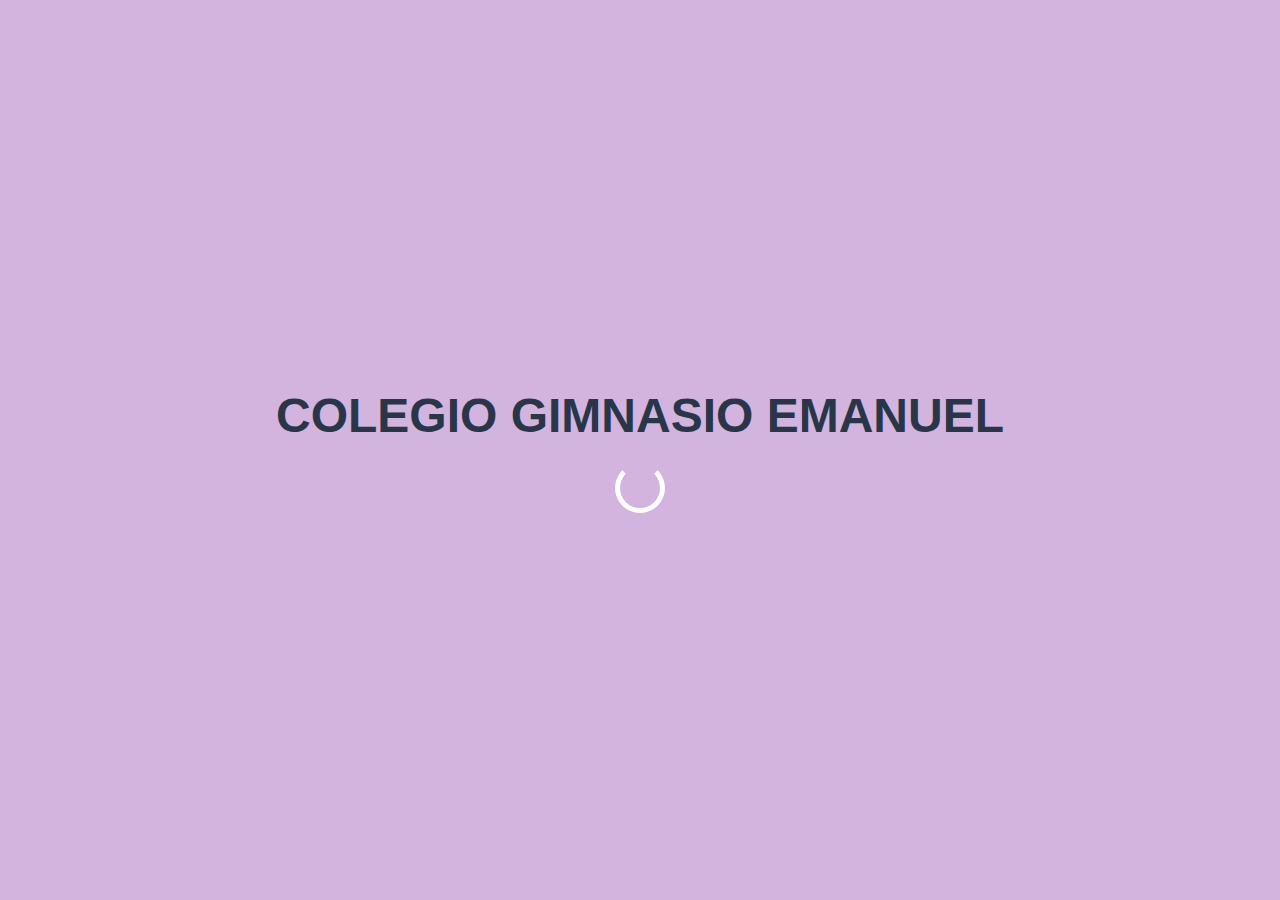
<file: index.html>
<!DOCTYPE html>
<html lang="en">
<head>
    <meta charset="UTF-8">
    <meta name="viewport" content="width=device-width, initial-scale=1.0">
    <title>GEOGRAFÍA</title>
    <link rel="stylesheet" href="estilos.css">
    <script src="scrip.js"></script>
</head>
<body>
    <!-- Pantalla de Carga -->
    <div id="pantalla-carga">
        <h1>COLEGIO GIMNASIO EMANUEL </h1>
        <div class="loader"></div>
    </div>

    <!-- Menú de Selección de Dificultad -->
    <div id="menu" class="oculto">
        <div id="seleccion-nivel">
            <h1>Selecciona la dificultad</h1>
            <button id="facil">Nivel Fácil</button>
            <button id="intermedio">Nivel Intermedio</button>
        </div>
        <div id="mapa-container">
            <iframe src="https://visitedplaces.com/embed/?map=world&projection=geoOrthographic&theme=dark-green&water=1&graticule=1&names=1&duration=2000&placeduration=50&slider=0&autoplay=0&autozoom=none&autostep=0&home=US&places=My%20home%20-%20US~US~1_-100.1_30.6_100.1_-30.6*North%20America~CA_MX_BZ_CR_PA~1.9_-97.3_33.9_98.5_-28.7*South%20America~BR_AR_CL_VE~1.9_-63.6_-19.5_64.6_24.7*Europe~GB_FR_ES_IT_DE_PL_LT_LV_EE_FI~3_14.6_51.5_-15.6_-48.3*Africa~KE_TZ_MZ_ZA~2.2_29.7_-13.4_-30.2_14.5*Asia~JP_KR_CN_VN_KH_LA_TH_IN_NP~2.4_87_30_-87.6_-31.3*Oceania~AU_NZ~2.4_140_-29.6_-140.6_28.4"></iframe>
        </div>
    </div>
    
    
</body>

</html>
</file>
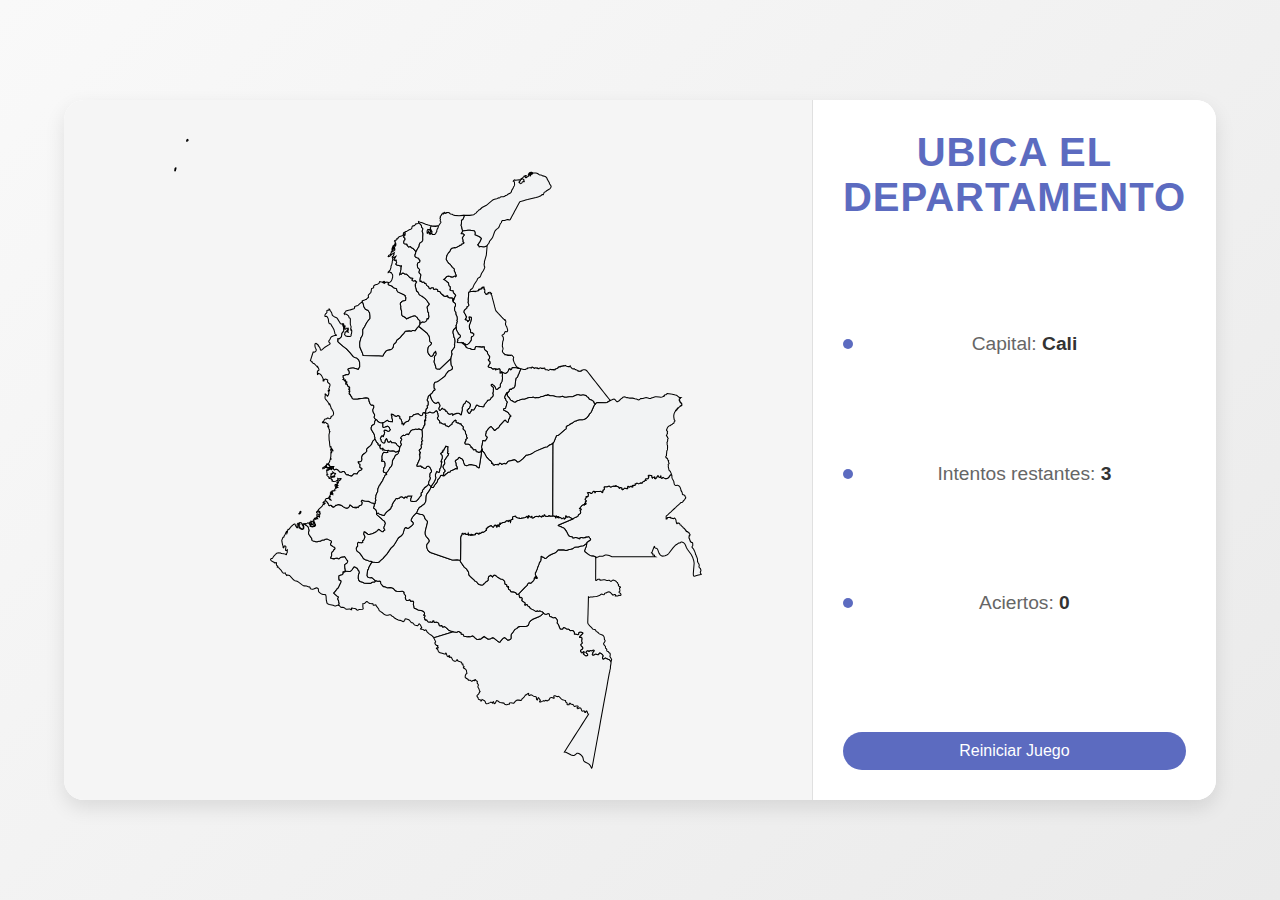
<file: capitales.html>
<!DOCTYPE html>
<html lang="es">
<head>
    <meta charset="UTF-8">
    <meta name="viewport" content="width=device-width, initial-scale=1.0">
    <title>Ubicar las Capitales</title>
    <link rel="stylesheet" href="capitales.css">
</head>
<body>
    <div class="contenedor-juego">
        
        <div class="mapa" id="mapa-container">
            <svg  version="1.2" viewbox="0 0 1000 1000"  xmlns="http://www.w3.org/2000/svg">
                <g id="features">
                 <path d="M308.8 605.6l4.6 3.1 1.5 1.6 0.1 1 0.3 1.1 0.6 1.8 0.1 0.6 0 0.5-0.2 0.6-0.6 1.8-0.1 0.4 0 0.5 0.1 0.5 0.8 2 3.7 5.3 0.1 0.5 0.2 1.7 0.2 0.4 0.5 0.5 1.4 0.6 1.6 0.4 1.8 0.6 1.2 0.1 0.9 0 2.4-0.8 1.6 0 1.5-0.6 0.8-0.6 0.3-0.3 1.4-0.2 1.4-0.2 1-0.3 0.1-0.2 0.5-0.3 0.2-0.2 0.3-0.1 0.9-0.1 0.6-0.1 0.8 0 0.5 0.1 0.9 0.4 4.6 2 0.5 0.9-0.1 1.5-0.8 1.2-0.2 0.8-0.2 0.3-0.1 0.5 0.2 0.4 0.4 0.4 3.1 2.3 0.7 0.4 0.5 0.2 1 0.5 0.7 1.3-0.6 1.5-0.1 0.2-0.3 0.1-0.6 0.2-0.2 0.2-0.2 0.4 0 0.4-0.4 0.8-1.8 1.5-0.8 2-0.1 0.5 0 0.7 0.3 0.8-0.1 0.7-0.2 0.8-1.3 3 3.1 1 0.4-0.2 0.2 0 0.4 0.2 0.6 0.3 2.5-0.9 0.9 0 0.8-0.3 0.3 0 0.2 0.1 0.2 0.3 0.4 0.3 0.9 0.2 0.6 0.1 0.5-0.1 0.4-0.2 0.5-0.5 0.4-0.3 0.6-0.6 0.3-0.2 1.6-0.4 2.1-0.3 1.6-0.5 0.5 0.2 0.3 0.2 1.6 2.5 1.5 2.2 0.5 0.4 0.2 0.2 0.3 0.4 0 0.5 0 0.5-0.3 1-0.2 0.5-0.6 0.7-0.5 0.6-2.5 1.5-0.2 1 0.3 4.3 0.5 2.4 0.1 1.9-1.6 1.4-0.9 0-0.2-0.3-0.1-0.2-0.2 0-0.1 0.2-0.1 0.6 0.1 1.1 0 0.6-0.2 0.4-0.7 0.7-0.6 0.4-3.6 1.3-0.8 0.3-0.1 0.7-0.1 2.2 0.3 2.8 0.1 0.3 0.2 0 0.3 0 0.3 0.1 1 0.8 0.7 0.2 0.2 0.2 0.1 0.5 0 0.4-0.4 1.4-0.2 0.4-2.5 5.3-1.4 2.5-1 0.6-0.9 1.3-3.1 3.9-1.1 1.1 2 2 2.4 2 0.9 0.6 0.8 0.3 0.3 0.4 0.2 0.5 0 0.8-0.2 0.3-0.2 0.2-0.2 0.1-0.2 0.3 0 0.5 0.1 0.6 1 2.3 0.2 0.8 0.1 1.5 0.5 1 0.1 1.1-0.1 0.3-0.1 0.4-0.3 0.2-0.2 0.1-0.2 0.8-0.1 0.3-0.6-0.1-0.9 0.1-2.6 1-1.1 0-0.8-0.2-0.7-0.4-1-0.3-5.4-1.1-1.7-0.7-1.4-1-0.5-1.3-0.2-1.5-0.5-1.7-0.3-5.4-0.7-2.4-2.1-0.5-0.2 0-1.5 0.2-1.9-0.7-3.3-2.3-1.1-1.6-0.3-3.7-1.5-1.1-1.3-0.1-4 1.6-1 0.2-1 0-1.1-0.3-1.2-0.4-0.5-0.5-0.1-0.5 0-0.6-0.2-0.5-0.5-0.5-0.2-0.1-0.3 0.2-0.6 0-3.4-1.3-3.6-0.2-2.1-1-6.6-5-1.1-0.5-3-0.8-0.9-0.5-1.2-0.9-4.8-5.3-0.6-0.5-0.3-0.3-2.8-0.6-0.8 0.1-0.7 0.4-0.3-0.8-1.1-1.2-0.2-0.5 0-1-0.5-0.1-0.7 0.2-0.8 0.2-1.2-0.4-1-0.8-0.8-1-0.5-1.1-0.5-0.9-1.5-1.2-1-1.5-3-2 0.8-0.4-0.4-0.9-0.6-0.5-0.7-0.5-0.4-0.5-0.1-0.8 0.1-1 0-0.9-0.3-0.8-0.4-0.1-0.6 0.3-1 0.5-0.4-0.5-0.6-0.5-0.6-0.1-0.5-0.4-1.1-0.6-0.5-0.3-1.3-0.8-0.7-0.8-0.5-0.7 0.3-0.9 0.4-0.5 0.8-0.3 0.9-0.2 0.9-0.9 0.8-1.5 0.7-0.9 1.3-1.3 1.1-1.2 0.7-0.8 1-0.8 2.4-0.6 1.1 0.2 0.9-0.1 1.1 0.3 1 0.4 1 0.3 1.7 0.1 1.2 0.2 1.4 0.2 0.3 0.1 0.3 0.5 0.5 0.3 0.5 0.2 0.5-0.1 0-0.7 0.1-0.4 0.1-0.8 0.7-0.8 0.4-1.3-0.4-0.8 0.1-0.7 0-0.2 0.2-0.3 0.1-0.3 0-0.4-0.1-0.3-0.2 0.2-0.3 0.6-0.7 0.4-1 0-0.3-0.7 0-0.9 0.2-1.1 0-0.7 0.3-1.3 0.1-0.6-0.2-0.4-0.4-0.5-0.5-0.5-0.5-0.2-0.6 0.4-0.4 0.6-0.5 1.6-0.6 0.3-0.4-0.4 0-1-0.2-1.4-0.6-1.8-0.5-2.4-0.4-1.7-0.2-2.2 0.6-1.2 0.6-1.4 0.4-1.3 1.4-0.6 0.4-1.4 1.5-2.7 1.1-2.2 0.6-1.5 0.7-0.8-0.3 0.8 0 0.9 0.1 0.8 0.2 0.9 0.8-2.3 0.4-2.5 0.6-1 0.9 0.3 1.3-1.6 1.2-1.5 1.3-1.8 1-0.4 0.9-0.9 1.1-1 1.3-0.8 0.6 0 0.5 1.2 0.6 1.4 0.8 1.3 1 1.4 1.2 0.1-0.6-1.8-0.3-1.4 0.1-1.6 0.4-0.7 0.7-0.7 0.6 0.9 0.4 1.5-0.3 1.2 0.5 0.8 0.4 1.1 0.4 0.9 0.8 0.8 0.4 0.3 1.8 0.9 0.8 0.3 0.5-0.1 0.9-0.5 1-0.3 0-0.3 0-0.4 0-0.3 0-0.1 0.1-0.3 0.1-0.2 0-1.8-0.2-0.8-0.2-0.8-0.5-0.8-0.3-0.9 0.5-0.5 1.1 0.2z m-2.9 1l0.1 0.3 1.2 1.4 0.4 1.1 0.1 1.7-0.6 1.4-1.4 0.4-1.1-0.7-1.4-1.4-1.1-1.5-0.5-1.1 0.2-0.7 0.3-0.3 0.3-0.3 0.3-0.5-0.4-0.6-0.7-1.3 0.1-0.6 0.5-0.3 0.8 0.5 1.2-0.4 1 0.6 0.3 0.9 0.4 0.5 0.1 0.6-0.1 0.3z" id="CONAR" name="Nariño" data-departamento="Nariño">
                 </path>
                 <path d="M357.9 721.8l0.1-0.3 0.2-0.8 0.2-0.1 0.3-0.2 0.1-0.4 0.1-0.3-0.1-1.1-0.5-1-0.1-1.5-0.2-0.8-1-2.3-0.1-0.6 0-0.5 0.2-0.3 0.2-0.1 0.2-0.2 0.2-0.3 0-0.8-0.2-0.5-0.3-0.4-0.8-0.3-0.9-0.6-2.4-2-2-2 1.1-1.1 3.1-3.9 0.9-1.3 1-0.6 1.4-2.5 2.5-5.3 0.2-0.4 0.4-1.4 0-0.4-0.1-0.5-0.2-0.2-0.7-0.2-1-0.8-0.3-0.1-0.3 0-0.2 0-0.1-0.3-0.3-2.8 0.1-2.2 0.1-0.7 0.8-0.3 3.6-1.3 0.6-0.4 0.7-0.7 0.2-0.4 0-0.6-0.1-1.1 0.1-0.6 0.1-0.2 0.2 0 0.1 0.2 0.2 0.3 0.9 0 1.6-1.4 1.7 0 4 0.3 1.3-0.3 1.4-0.8 1.1-1.3 2.7-4 0.8-0.2 0.8 0.3 0.9 0.6 1.7 0.7 0.8 1 1 1.5 0.1 0.6 0.9 0.8 0.6 1.4 0.2 0.7 0 0.7-0.2 0.9-0.9 1.7-0.2 0.9-0.2 4.4 0.5 2.2 1.2 1.9 1 0.7 3.6 1.1 2 1 1.6 0.3 7.1 0.2 0.8-0.2 0.5-0.3 0.5-0.4 0.6-0.5 0.7-0.3 0.7-0.2 1.6 0.1 0.9-0.2 0.4-0.5 0.3-0.6 0.5-0.5 0.1 0 0.7-0.1 0.7 0.1 1.4 0.6 0.9 0 1.9-0.2 0.9 0.2 0.7 0.6 0.2 0.6 0 0.7 0.1 0.9 0.6 1.1 2.8 3.3 0.9 0.5 2 0.2 1 0.5 0.9 0.6 0.9 0.3 1 0 3.4-0.2 2.3 0.2 2.1 1 3.1 3.3 2 0.7 4.3 0.3 2.8-0.4 1 0.2 1.2 0.6 0.6 0.3 0.4 0.5 0.2 0.5-0.1 1 0.1 0.5 0.4 0.8 1.2 1.4 0.4 0.9 0 0.8-0.4 1.7 0.2 0.9 0.7 1.7 0.8 1.1 1.1 0.4 1.7-0.4 1.2-0.5 0.6 0 0.7 0.3 0.1 0.3 0.1 0.8 0.2 0.3 0.5 0.1 0.5 0 1-0.3 1.9 0.4 0.6 1.4-0.4 3.4 0.2 0.7 0.7 2.3 0.2 1.7 0.4 0.5 2.2 0.8 3.2 1.7 5.7 1.1 1.8 1 1.3 1.5 0.3 2.1-0.3 0.6-0.5 0.6-0.2 0.6 0.7 0.4 1 0.4 0.2 0.2-0.2 0.4-0.7 1.3-0.3 0.4-0.1 0.3 0.6 1.1 0.1 0.4 0.1 0.9 0.2 0.7 0.4 0.2 0.4-0.1 0.8 0.2 0.4-0.1 0.3 0.1 0.5 0.2 0.2 0.4 0.4 1.1 0.2 0.4 0.8 0.4 1 0.4 1 0.1 0.8-0.1 0.9-0.2 0.5 0.2 0.4 0.3 0.9 0.1 0.7-0.3 0.5-1.5 0.8-0.3 0.8 0.3 0.3 0.8 0 0.8 0.4 0.6 0.8 0 1.8-0.7 1.1 0.2 1.8 0.9 0.5 0.4 0.3 0.5 0.1 0.4 0 0.4 0.5 1.5 0.2 0.4 0.4 0.5 0.6 0.3 0.4-0.1 0.4-0.2 0.5-0.1 0.5 0.1 0.3-0.1 0.3 0 0.5 0.3 0.2 0.3 0.2 1 0.3 0.3 0.9 0.1 0.9-0.4 0.9-0.3 0.9 0.5 2.7 2.1 1.7 1.9 1.1 0.8 2.4 1 3.9 1.1 0 0.1-27.8 8.6-0.1-0.5-0.1-0.6-0.3-0.2-0.6 0-0.3-0.1-0.5-0.7-0.6-0.8-0.6-0.5-3.1-1.8-1.3-1.1-2.2-2.2-1.4-2.4-0.5-0.4-0.5 0.1-0.4 0.2-0.4 0.3-0.2 0.1-0.7 0-0.3-0.2-0.2-0.3-0.2-0.2-0.4-0.3-0.2-0.2-0.3-0.2-1.3-0.1-1-0.2-0.5-0.1-0.9-0.3 0.4-0.7 1.4-1-1.7-3.6-0.7-1-1.1-0.9-0.6 0.1-1.3 2.1-0.5 0.4-0.5 0-0.9-0.3-1.7-0.3-1.1-0.5-0.7-0.5-2-2.3-0.4-0.2-0.4-0.2-0.9 0-0.5-0.1-0.5-0.6-2-2.7-1-0.8-1.1-0.5-2.2-0.7-1.1-0.1-0.7 0.2-0.5 0.5-0.2 1-0.3 0.6-0.6 0.8-0.8 0.6-0.7 0.3-1-0.6-3.2-1.2-2.8-0.5-1-0.7-1.2-0.4-3-1.8-2.4-2.2-0.9-0.3-0.5-0.3-0.6-0.7-0.8-0.7-1-0.4-1 0.1-2.2 0.5-1.1 0.2-1.2-0.1-1-0.3-0.8-0.3-1.4-0.8-2-1.5-0.5-0.7-3-1.9-1.3-1.2-0.6-0.8-0.2-1-0.2-0.6-3.4-4.3-0.3-0.6-0.4-0.8-1.2 0.2-1.3 0.4-0.9 0-0.3-0.4-0.2-1.3-0.3-0.5-0.5-0.2-0.5-0.1-1.1 0.1-1.3-0.1-1.1-0.2-1-0.5-1-0.6-1.4-1.5-0.5-0.2-0.5 0.1-0.9 0.7-0.3 0.2-0.3 0.2-1.2 1.5-0.5 0.2-0.6 0.1-1.1 0.1-0.4-0.1 0 0.3-0.1 3.8 0.5 3.4-0.9 0.6-5 0.5-1.3 0.7-0.8 0.1-0.9-0.3-1.4-1.3-0.8-0.5-0.7-0.2-2.5-0.3-1.7-0.5-0.7 0.2 0.2 2.1-0.8 0-1.8-0.8-0.7-0.1-3.5 0.5-0.7 0-0.8-0.3-0.8-0.6-1.1-1.1-0.6-0.4-0.8-0.3-0.6-0.1-2 0-1.6-0.5-1.9-2.2-1.1-0.3z" id="COPUT" name="Putumayo" data-departamento="Putumayo">
                 </path>
                 <path d="M363.9 320.1l0.1 0.2 0.6 2.4 0.3 0.9 0.3 0.9 0.3 4.3-0.3 1.1-0.3 0.5-0.2 0.9-0.9 0.7-0.4 0.5-0.4 0.7-0.9 5.2-0.7 0.8-0.8 0.5-1 1.1-1.1 0.7-1.4-0.2 0 2.1 0.1-0.1 0.1 0.2 0.1 0.3 0.1 0.2-0.1 0-0.2 0.1-0.3 0.1-0.1 0.2 0.4 0.7 0.5 0.7 6.5 5.9 5.2 3.7 5.3 5.8 4.1 5 1 0.8 1.3 0.9 1.8 0.2 0.7 0.3 0.5 0.4 2.3 1.9 0.6 0.9 1.1 3.2 0.2 5.7-0.2 1-0.2 0.4-1.7 2.9-1.2-0.1-0.7-0.4-0.9-0.3-4.2-1-1-0.1-3.3 0.3-1.4 0.3-1 0.4-0.8 0.4-0.2 0.7 0.2 0.4 0.2 0.7 0.2 0.2 0.3 0.1 0.3 0.3 0.3 0.5 0.2 0.8 0.3 2-0.3 0.7-0.4 0.6-0.7 0.6-0.1 0.3-0.5 0.2-2.4-0.2-1.6 1-0.7 0.1-1.5 0.4-0.7 0.3 0.1 0.5 0 1.9 0.2 0.5 0.7 0.6 0.2 0.5-0.1 0.3-1 1.1 0.5 0 0.4 0 0.4 0.1 0.1 0.4 0.1 0.6 0.1 0.3 0.3 0.2 0.6 0.1-0.1-0.3 0.4-0.5 0.5-0.4 0.2 0.3-0.1 0.5-0.2 0.4 0 0.5 0.3 0.6 0.4 0.1 1.1 0.1 0.3 0.3-0.1 0.7-0.3 0.1-0.4-0.3-0.3 0-0.4 0.8-0.1 1 0.2 0.6 0.7-0.3 0.7 0.3 0.5 0.6 0.2 0.7 0 0.9 0.5 0.5 0.4 0.6 0.4 0.5 0.7-0.2 1.2 1.5 0.1 0.4-0.5 0.5-0.3 0.7 0.1 0.5 0.8 0.2-0.1 0.3-0.2 0.2-0.3 0.2-0.4 0 0.4 0.8 0.4 0.6 0.1 0.6-0.6 0.8 0.3 0 0.4 0.3-0.4 0.5-0.3 0.9-0.1 1 0.1 0.8 0.4 0.3 0.4 0.2 0.4 0 0.2 0.2 0.2 1.1 0.1 0.3 1.4 1.5 0.6 0.9 0.1 1 0.4 0.5 0.1 0.2 0.7 0.5 1.3 0.4 1.3 0.1 4-0.1 2.3-0.5 2.8-0.3 2.4-0.2 1.7-0.4 1.9-0.2 2 0 1.7 0.2 1 0.7 0.4 0.9 0.5 3.1 1.2 3.1 1.4 1.9 1.3 0.5 1.3 0 1.3 0.6 0.3 2.4-1.4 3.4-0.1 1.3 0.3 1.3 0.3 1.2 1.4 2.3 0.4 0.8 0.2 1.3-0.6 2.1-0.1 0.8 0.5 1 0.3 0.4 2 2-1.9 2-0.1 1.4-0.6 2.8-2.6 1.6-1 0.8-0.9 2.9 0.1 2.2 4.2 6.8 0.5 1.8-0.1 1.5 0.8 1.3-0.1 2.5-1.5 1.4-0.5 0.4-0.8 0.9-0.5 0.6-1.3 3.7-0.1 0.4-2.1 2.3-4.1 3.6-0.4 0.5-0.4 0.6-0.2 0.7-0.1 0.6 0.3 0.5 0.2 0.8-0.7 1.1-1.5 1.6-1.4 0.9-2.7 2.4-0.4 0.8-0.8 2.7 0 0.6 0.4 0.9 0.1 0.9-0.7 2.3-0.7 0.6-0.3 0.2-0.4 0.2-0.5 0.1-0.6 0.2-0.9 0.2-0.4 0-0.6-0.2-0.2 0-0.1 0.2 0.1 0.4 0.9 1.6 0.5 0.6 0.5 0.5 0.4 0.2 0.2 0.3 0.1 0.5-0.3 2.4 0.2 1.3 2.1 1.1 0.8 0.8-0.2 0.6-0.1 0.3-1.4 1.4-1.2 0.3-1.2 0.6-1.3 1.4-1.2 1.6-0.2 0.5 0 0.4-0.1 0.3-0.3 0.2-0.6 0-2.5-0.6-0.6 0-0.6 0.2-0.7 0.8-0.9 0.6-1.6 1.7-0.7 0.2-0.9-0.1-1.6-0.7-0.7-0.2-0.5-0.3-0.2-0.2 0-0.2-0.1-0.1-0.7-0.2-1.6 0.2-1.3-0.6-2-3.3-0.6-0.6-0.6-0.2-0.5 0-0.7-0.1-0.3 0-0.3 0.1-0.4 0.6-0.4 0.3-0.5 0.1-0.5 0.1-1.1-0.2-0.8 0-0.2-0.1-0.6-0.8-2.2-2.3-0.6-0.1-1-0.7-0.4-0.1-0.5 0-1.2 0.4-0.3 0.1-0.2 0.3-0.4 0.1-0.3 0-0.5-0.4-0.4-0.4-0.3-0.4-0.1-0.5 0-1.3-0.3-0.8-0.1 0 0.9-1.2-4.2 0-0.8-0.2-0.7-0.8-1.9-3.1 1.4-2.1 0.3-0.8 0.4-2.1 0.5-0.8 1.2-0.6 0-0.3-1.1 0.3 0.2-1.4 0.5-2.4 0.1-6.9 0.1 0.4 0.2 0.4 0.3 0.3 0.4 0.3 0.2-0.5 0.1-0.9-0.1-0.7-1.2-0.7-0.2-0.6-0.1-0.8-0.1-0.7 1.1 0.1 0.9 0.6 0.7 0.9 0.4 0.8 0.3 0-0.6-1.6-2.1-2.6-0.3-1.7-0.3 0.1-0.6 0.2-0.2 0.1-0.5-2.1-0.6-6.5-0.3-0.9-0.3-7.6 0.3-1.7 0.4-1.7 0.7-1.5-0.8-0.4 0-1.1 0.1-1.1-0.2-0.6-0.5-0.4-0.3-1-0.1-2-0.7 0.2-0.5-0.2-0.2-0.6 0-0.8 0.4 0 0.2 0.2 0.2 0.1 0.2 0 0.4-0.3-0.5-0.4-0.2-0.4-0.4-1.6 0.1-0.2-0.1-0.2-0.3-0.3-0.2-0.1-0.8-0.2-0.4-0.1-0.5-0.5-0.4-0.6-0.4-0.4-0.7-0.2-0.8 0-0.5 0.1-0.3 0.4-0.2 0.5-0.6-0.5-0.6 0-0.5 0.2-0.4 0-0.3-0.6 0.1-0.5 0.5-0.3 0.6-0.1 0.5-0.5 1.1-2.5 0.6-0.8 0.5-0.1 1.1-0.1 0.5-0.1 0.6-0.5 0.5-0.4 0.5-0.4 0.7-0.1 0.9 0.3 0.8 0.5 0.8 0.3 1.1-0.4 0.4-0.3 0.1-0.3 0-0.4 0.3-0.4 0-0.2-0.1-0.6 0.1-0.3 0.2 0 0.3 0 0.3 0.1 0.2-0.2 0.2-0.6 0.6-0.4 0.6-0.4 0.5-0.4 0.3-0.5 0.3-0.6 0.2-0.6 0.1-0.6-0.2-2.1-0.7-1.8-2.1-3.3-0.2-0.2-0.3-0.2-0.1-1.2-2-5.4-0.4 0 0 1.3-0.3 0-0.8-2.2-1.3-2-3.1-3.8-0.5-0.9-0.2-0.7 0-2.1 0.4-1.8 0-0.9-0.4-0.6 0.4-0.3 1.9 1.6 1.2 1.5 0.5-0.4 0.5-0.8 0.7-1.9 0.2-1 0-0.9 0-0.7-0.2-0.6-0.9-1.3 0.1-0.4 1.2-0.4 0.1 0.3 0.2 0.2 0.2 0.1 0.1 0.1 0.3-0.8-0.2-0.7-0.5-0.5-0.6-0.4 0-0.4 0.8-1.3 0.2-0.8 0-1 0.7-0.8 0.2-1.1-0.1-1.2-0.4-0.8-1.7-1.3-0.4-0.4-0.2-0.4-0.3-0.3-0.5-0.3 0-0.6 0.3-1.1 0-0.6-0.1-0.7-0.4-0.2-0.5-0.2-1.7-0.9-1.2 0.2-1 0.8-0.6 0.8 0.2 0.3 0.1 0.4-0.4 0.1-0.2 0.1-0.4 0.2-0.3 0-0.1-1.3 0.1-0.6 0.3-0.6-2.1-4.5-1-1.4-1.5-1.4-0.7-0.5-1.4-0.3-0.2-0.3-0.2-0.2-0.6 0.2-0.1 0.3 0 0.5-0.1 0.4-0.5 0.2-0.2-3.5 0.4-1.5 1.4-0.6 0.6-0.9-0.6-2-1.6-3-0.3 0 0.3 0.6 0.2 0.2 0.2 0.2 0 0.4-0.4 0-0.8-1.2-3.8-4-0.5-0.3-0.9-0.1-0.5-0.3-0.3-0.6-0.4-0.6-0.7-0.3 0.3-0.3-0.6-0.2-0.6-0.5-0.5-0.6-0.4-0.5-0.4-0.1 2.1-6.6 1.8-5.7 1.2 0.2 1.1-0.1 1-0.6 0.7-1 0.5-1.3-0.1-0.7-0.2-0.2 0-0.1 0-0.2-0.1-0.1 0-0.1-0.1-0.3-0.1-0.2-0.4-0.9-0.3-0.5-0.5-1.6 0-0.2-0.1-0.6-0.1-1.4 0.3-1.8 0.8-0.5 0.4-0.2 0.5 0.3 2.6 2.1 0.5 0.6-0.1 0.1-0.2 0.5 0 0.2 0.2 0.1 0.4 0.1 0.1 0.1 1 1.4 0.4 0.5 0.4 0.7 0.5 2.1 0.1 0.5 0.6 0.5 0.2 0 0.9-0.1 1.3-1 1-1 1.3-1.3 0.3-0.2 0.8-0.5 6-3.8 1.5-1.3-0.3-1-0.7-0.6-0.4-0.3-0.6-1.5 0.1-0.7 1.5-1.8 0-0.1 1.3-2.9 1.1-1.1 1.5-0.8 1.6-0.5 0.1-0.1 1.6-0.3 1.6 0 0.2 0 0.3-0.2-0.4-0.8-0.5-0.5-0.5-0.4-0.5-0.5-0.3-0.7-0.1-1 0-0.2-0.7-2.5-0.4-1.5-1.5-2.9-0.4-0.7-0.1-0.1-1.2-1.8-1.1-2.3-0.4-0.5-0.7-0.3-0.6-0.1-0.7-0.2-0.6-0.9-0.4-1.8-0.4-3.5-0.7-1.8-0.9-1.4-0.5-0.5-0.9-0.3-1.5 0.2-0.4-0.3 0-1.2 0.4-1.5 0.3-0.4 0.2-0.2 1.4-1.4 0.1-0.1 0.1-0.3 0.5-1-0.1-0.9-0.2-0.6 0-0.3 0.9-0.6 0.8-0.1 0.3-0.1 0.5 0 0.5-0.4 0.1-0.5 0-0.2 0-0.2 0.1-0.2 0.1-0.1 0.1-0.1 0-0.1 0.3 0.1 0.2 0.2 0.3 0.2 0.5 1.8 0.6 1 0.6 0.6 0.6 0.7 0.4 0.7 0.3 1 0.5 2 0.4 1 3.3 2.3 2.5 1 0.8 0.6 0.5 0.6 4.1 6.8 1.1 0.8 0.7 0.1 1.4 0.1 0.2 0z m-22.7 209.1l0-0.1 0.1-0.7 0.3-0.6 0.6-0.5 0.7-0.1 0.7 0.1 0.5-0.1 0.2-0.7 0.2-0.4 0.5-0.3 0.6-0.2 0.6 0.2 0.8 1 0.3 0.1 0.8-0.2 0.7-0.4 0 0.3 0.1 0.4-0.1 0.2-0.1 0.3-0.3 0.2-0.3 0.2-0.3 0.1-0.4-0.1-0.2-0.1-0.6-0.7-0.5-0.1-0.6 0.1-2.3 1.8-2 0.3z m4.1-5.7l1.1 0.5 1-0.1 1.1-0.2 0.9 0.2-0.9 1.4-0.6 0.6-0.7-0.2-0.9-1.1-1.2 0.4-1.2 0.2-2.7 0-1-0.2-0.6-0.1-0.8 0.2-0.4 0.3-0.4 0.5-0.3 0.4-1.9 0.6-0.2 0.1-0.2-0.4 0-0.7 0.2-0.7 0.5-0.3 0.7-0.2 1.1-1 0.6-0.2 0.7 0.1 1.2 0.3 0.7 0-0.2-0.4-0.8-0.6-0.3-0.4 1.7 0-1.2-0.3 0.1-0.5 0.9-0.6 0.9-0.4-0.3-0.1-0.2-0.1-0.2-0.1-0.4 0 0.1-0.3 0.1-0.1 0.2-0.3 1.4 0.7 0.7 0.6 0.6 0.7 0.4 0.9 0.7 0.9z" id="COCHO" name="Chocó" data-departamento="Chocó">
                 </path>
                 <path d="M725.8 653.3l0-0.1-0.2-0.1-1.6-0.8-2.3-0.7-2.4-0.2-1.5-0.5-2.6-1.4-5.4-4.4-0.3-0.9 0.1-0.8 2.1-5.3 0.6-2.6 0.2-2.2 0.1-1.1 1.5-1.2 2-1.3 0.4-0.5 1.3-0.8 0.3-0.8-0.1-0.3-0.2-0.3-1-1.2-0.9-1.4-0.7-0.5-0.6 0-0.6 0.4-0.8 0.3-1.5-0.1-0.6 0.1-0.2 0.3 0 0.2-0.3 0.1-0.4 0-0.5 0-1.5 0.5-1.2 0-0.6-0.2-0.3-0.3-0.3-0.2-0.7 0-0.9 0.3-0.8 0-0.4 0.2 0 0.3 0 0.4-0.1 0.5-0.5 0.3-0.7-0.3-1.2-0.7-0.6 0-2.8-0.9-0.7-0.1-0.7 0.2-0.7 0.3-0.3 0.2-1.9 0.3-0.1-1-0.4-0.5-0.5-0.3-0.3 0-1.1-0.3-2.5-0.7-1-0.7-0.6-0.7-0.7-1.5-2.1-4.1-2.5-3.5-1.1-1.1-1.1-0.6-1.2-0.4-2.5-1.3-2.9-0.9-0.5-0.5 0.1-0.4 0.6-0.5 20.1-8.3 1.6-1.4 4.3-1.8 1.2-0.7 0.6-0.7 0.1-0.6 0.2-0.6 0.4-0.6 2.6-1.6 0.3-1 0-1.1-0.2-1.1-0.5-0.8-0.1-0.5 0.2-0.3 0.5-0.2 0.6-0.3 0.2-0.4-0.1-0.5-0.4-0.3-0.5-0.2-0.7-0.1-0.5-0.1-0.2-0.3 0.3-0.3 0.4-0.3 0.4-0.4 0.9-1.5 1.1-1.3 0.7-0.6 1.2-0.7 0.2-0.4 0.2-0.2 0.2 0 0.7 0.6 0.4 0.2 0.7-0.3 0.1-0.6-0.2-0.6 0.1-0.7 0.2-0.2 0.2 0 0.2 0.4 0.2 0.5 0.1 0.4 0.3 0.2 0.5-0.3 0.2-0.6-0.1-0.8-0.8-1.4 0.1-0.9 0.4-0.3 0.5-0.1 0.3 0 0.1-0.3-0.2-0.4-0.4-0.6-0.7-0.6-0.4-0.6-0.1-0.7 0.7-0.8 0.4-0.5 0.2-0.7 0.3-0.2 0-1.3 2.1 0 0.5-0.4 0.4-2.2 0.3-0.8-1.1-1.6-0.3-0.5 1-0.3 1.4 0 1.2 0.1 0.6 0.4 0.2 0.3 0.5 0.3 0.6 0.1 0.5 0.1 1.4-2 0.5-0.6 0.7-0.4 0.9-0.1 0.5 0.2 0.4 0.5 0.2 0.6 0.2 0.3 0.1 0.2 0.4-0.4 0.5-1 0.8-0.1 3.5 0.1 1.3-0.2 0.9-0.3 0.8 0 1 0.8 0.9 0.8 0.5 0.2 0.3-0.5 0.2-2.6 0.3-0.5 0.7 0 0.9-0.8 0.2-2-0.1-0.5-0.4-0.4 0.2-0.5 0.5-0.3 0.9-0.1 0.8 0.1 1.1 0 1.2-0.2 1.5-0.7 1-0.3 0.8 0.3 0.5 0.5 0.5 0.5 0.4 0.2 0.4-0.2 0.9-0.3 1-0.2 2-0.6 1 0 0.9 0.6 0.4 0 0-0.7 0.4-0.6 0.7-0.2 0.6 0.4 0.4 0.6 0.4 0.5 0.6 0 0.6-0.1 0.3 0.1 0.6 0.7 0.9 0.3 0.3 0.3 0.1 0.3-0.1 0.7 0.1 0.1 0.4 0 1.2-0.9 0.6-0.2 0.5 0.3 0.4 0.2 0.5 0.4 0.4 0.1-0.2 1.4 0.3 0.2 0.2 0.4 0.5 0.3 0.7-0.2 0.5-0.5 0.7-1.1 0.6-0.5 0.6 0.3 3.3 0.4 0.7-0.4-0.1-2 0.3-0.8 0.4-0.2 0.3 0 0.3 0.1 0.4 0.1 0 0.2 0 0.2 0.1 0.2 0.2 0.2 0.2 0 0.7 0 1.7-0.9 0.6-0.2 0.5 0.3 0.6 0.8 1.1-0.1 0-0.9-0.3-1 0.7-0.5 0.5 0 1 0.3 0.6 0 0.6-0.2 0.2-0.6-0.1-0.7 0.1-0.6 0.4-0.1 1.1-0.2 1.1-0.9 0.6 0.1 0.9 0.4 0.8 0.3 1.6-0.2 0.6-0.3 0.5-0.5 0.5-0.4 0.6 0.1 0.6 0.4 0.5 0.1 0.3-0.2 0.4-0.8 0.6-0.8 0.8-0.6 0.7-0.2 0.6-0.1 0.3-0.1 0.2-0.5 0.6-0.4 0.6-0.2 0.4 0-0.5-0.7-0.2-0.6 0.3-0.7 1.1-0.2 2.2 0 0.4-0.3 0.2-0.8 0.3-0.9 0.6-0.6-0.3-0.6-0.6-0.8 0-0.8 0.7-0.4 1.1 0 2.2 0.4 1.1 0.4 0.3 1.1 0.1 1.2 0.4 0.8 2-1.1 1.3-0.5 0.5 0.7-0.2 0.5-0.3 0.5-0.1 0.5 0.3 0.4 0.7 0.2 0.6-0.4 1.2-1.4 0.4-0.5 0.6-1.3 0.4-0.6 0.7-0.2 0.5 0.5 0.7 1.3 1 0.7 0.7-0.3 1.1-1.8 0.3 0.7 0.1 1.8 0.3 0.6 0.6 0.1 0.7-0.3 1.2-0.9 1.8 1.1 1.9 0.7 2-0.1 2.1-1.5 2.4-3.4 0.7-0.5 0.9-0.4 0.3 0.2 0.5 1.2 0.1 3.1 0.3 1.1 2 3.5 0.5 1.3 0 0.1-0.1 0.2 0 0.1 0 0.1 0.1 0.2-0.1 0.2 0.1 0.1 0 0.1 0 0.1 0.1 0.1 0.1 0.1 0.1 1.1 0.3 1.2 0.9 1.1 1 0.4 0.9 0.1 1-0.2 1-0.1 1.9 0.9 1.5 1.9 1.2 3.4-0.1 0.1 0 0.2 0.1 0.2 0.1 0.6 0 0.2 0 0.1 0.2 0.1 0.2 0.1 0.1 0.1 0.1 0.1 0.1 0.2 0 0.2 0 0.2 0 0.1 0 0.1 0.1 0.1 0.1 0.2 0.1 0.1 0.1 0.1 0.1 0 0.7 1.9 0 0.1 0 0.1 0 0.3 0 0.1 0 0.1 0.1 0.3 0 0.3 0.1 0.2 0.1 0.3 0.1 0.2 0.1 0.1 0.1 0.1 0.2 0.1 0.3 0 0.2 0 0.3 0 0.1 0.1 0.2 0 0.1 0.1 0.3 0.2 0.1 0.1 0.2 0.1 0.2 0.1 0.2 0 0.2 0.1 0.3 0.2 0.1 0.2 0.1 0.2 0.1 0.3 0 0.3 0.1 0.2 0.1 0.2 0.1 0.2 0.1 0.1 0.1 0.1 0.1 0.2 0.1 0.2 0 0.1 0.1 0.2 0.1 0.1 0 0.2 0.1 0 0 0.2 0 0.2 0.1 0.3-0.4 0.6-0.2 0.1-0.1 0.2-0.1 0.1 0 0.1 0.1 0.1-0.6 0.8-1.5 1.9-0.1 0.1-0.1 0-0.1 0-0.2 0.1-0.1 0.1-0.2 0.3 0 0.2 0 0.2-0.7 0.9-0.6 0.5-0.6 0.2-1.1 0.2-0.6 0.3-0.9 0.9-2.2 2-2.2 2-2.1 2-2.2 2-2.2 2-2.1 2-2.2 2-2.2 2-0.6 0.6-0.7 0.6-1.2 1.1 0 3.6 0 0.2 0.1 0 0.1 0 0 0.1 0.1 0 0.1 0 0-0.1 0.1 0 0-0.1 0.2 0 0.1 0 0.1 0 0.1 0 0.1 0 0.1 0 0.1-0.1 0-0.1 0.1 0 0-0.1 0-0.1 0.1-0.1 0-0.1 0.1-0.1 0-0.1-0.1 0 0-0.1 0.1-0.1 0-0.1 0.1 0 0-0.1 0.1-0.1 0-0.1 0.1-0.1 0-0.1 0.1-0.1 0.1-0.1 0.7-0.2 0.1 0 0.2 0.1 0.1 0 0.1 0.1 0.2 0 0.1 0 0.2 0 0.1 0 0.2 0 0.1 0 0.1 0 0.1 0 0-0.1 0.1 0 0.1-0.1 0.1 0 0.1 0 0.1 0 0.2 0 0.1-0.1 0.1-0.1 0.1 0 0.1-0.1 0.1 0 0.1 0 0.1 0 0.1 0 0.1 0 0.1 0 0.1 0 0.3 0.4-0.1 0.1-0.1 0.1 0 0.1 0.1 0.2 0 0.1 0.1 0 0.1 0 0.1 0.1 0.1 0.1 0.2 0 0.2 0.1 0.2 0 0.1 0 0.1 0 0.1 0.1 0.3 0.1 0.2 0.1 0.2 0 0.2 0 0.2 0.1 0.1 0 0.1 0.1 0.2 0 0.2 0 0.1 0 0.1 0 0.1 0 0.1 0 0.1 0.1 0.1 0 0.1 0.1 0.1 0 0.1 0 0.1 0.1 0.1 0 0.1-0.1 0.1 0 0.1 0 0.1-0.1 0.1-0.1 0-0.1 0.1-0.1 0.1-0.1 0.1-0.1 0.1 0 0.2-0.1 0.2 0 0.1-0.1 0.1 0 0.9 0.7 0.7 1.2 0.4 0.9 0.3 2.3 0.3 1.1 0.3 0.3 0 0.2 0 0.3 0 0.2 0 0.1 0 0.1 0.1 0.1 0 0.2 0.1 0.1 0.1 0 0 0.1 0.1 0.1 0.1 0.1 0.1 0 0.1 0 0.1 0 0.1-0.1 0-0.1 0.1-0.1 0.1-0.1 0.1-0.1 0.2-0.1 0-0.1 0.1 0 0.1-0.1 0.1 0 0.2 0 0.1-0.1 0.1 0 0.1-0.1 0.1 0 0.1 0 0.1 0 0.1 0.1 0.1 0 0.1 0.1 0.1 0 0.1 0.1 0.1 0 0.1 0.1 0.1 0 0.1-0.1 0.1 0 0.1 0 0.1 0 0.2 0 0.1 0 0.3 0.3 0.1 0.3 0.1 0.1 0.3 1 0.1 0.2 0 0.1 0.1 0.1 0 0.1 0 0.1 0.1 0.1 0.1 0.1 0.1 0 0.1 0 0.1-0.1 1 0.5 0.2 0.3 0.2 0.5 0.8 0.9 0.2 0.2 0.7 0.2 0.3 0.5 0.3 0.5 0.3 0.6 0.5 0.3 1.1 0.7 0.5 0.4 0.2 0.4 0 0.1 0 0.1 0.1 0.1 0.1 0.1 0 0.1 0.1 0.1 0 0.1 0.1 0.1 0.1 0.1 0.2 0.1 0.1 0.1 0.1 0 0 0.1 0.1 0.1 0.1 0.1 0 0.1 0 0.1 0.1 0.1 0.1 0 0 0.1 0.1 0 0.1 0.1 0.1 0 0 0.1 0.1 0.1 0 0.1 0 0.1 0 0.1 0 0.1 0.1 0.2 0 0.1 0.1 0.1 0.1 0.1 0 0.1 0.1 0 0.1 0.1 0.1 0 0.2 0 0 0.1 0.1 0 0 0.1 0.1 0 0.1 0.1 0.1 0.1 0.1 0.1 0.1 0 0.2 0 0.1-0.1 0.2 0 0.1 0 0.1 0.1 0.1 0 0.1 0.1 0 0.1 0.1 0 0 0.1 0.1 0.1 0 0.1 0.2 0.1 0.1 0.1 0.1 0.1 0.1 0 0.1 0.1 0 0.1 0.1 0 0.1 0.1 0.1 0 0.1 0.1 0.1 0 0.2 0.1 0.1 0.1 0.1 0 0.1 0.1 0.1 0.1 0 0.1 0.1 0.1 0.1 0 0 0.1 0.1 0.1 0 0.1 0 0.2 0 0.1 0 0.1 0.2 0.1 0.1 0.1 0.1 0.2 0.1 0.2 0 0.1 0.1 0 0.1 0.1 0.1 0.1 0.2 0.2 0.1 0.2 0.1 0.1 0.1 0.1 0.1 0.2 0 0.1 0 0.1 0 0.1-0.1 0.1-0.1 0.1-0.1 0.2-0.1 0.2 0 0.1-0.1 0.1 0 0.1-0.1 0.1-0.1 0 0 0.1-0.1 0-0.1 0.1-0.1 0.1-0.1 0 0 0.1-0.1 0-0.1 0.1-0.1 0 0 0.1-0.1 0.1 0 0.1-0.1 0.1 0 0.1 0 0.1 0 0.1 0 0.1 0 0.1 0.1 0.1 0 0.1 0.1 0 0 0.1 0 0.1 0 0.1 0 0.1-0.1 0.2 0 0.1 0 0.2 0 0.1-0.1 0.1-0.1 0.1 0 0.1-0.1 0.1 0 0.2 0 0.1 0 0.1 0.1 0.1 0 0.1 0.1 0.2 0.2 0.2 0 0.1 0.1 0.1 0.1 0.1 0 0.1 0.1 0.1 0.1 0.1 0.1 0.1 0 0.1 0 0.1 0.1 0 0 0.1 0 0.2 0 0.1 0 0.1 0 0.2 0.1 0.1 0.1 0.1 0.1 0.2 0 0.1 0 0.1 0 0.2 0 0.1 0.1 0.1 0 0.2 0.1 0.2 0.1 0.2 0.1 0.2 0 0.1 0.1 0.1 0 0.1 0.1 0.1 0.1 0.1 0 0.1 0.1 0 0 0.1 0 0.1 0.1 0 0 0.1 0.1 0.1 0 0.1 0.1 0.1 0 0.1 0.1 0.1 0.1 0.1 0.1 0.1 0.1 0.1 0.1 0.1 0 0.1 0.1 0.1 0 0.1 0.1 0 0 0.1 0.1 0 0 0.1 0.1 0 0.1 0.1 0.2 0 0.1 0.1 0.1 0 0.1-0.1 0.1 0 0-0.1 0.1 0 0.2 0.1 0.8 0.4 0.3 0.8 0.2 2.8-0.2 0.8-0.2 0.4-0.8 1.1 0.1 0.6 0.4 0.5 0.1 0.2 0.1 0.1 0.1 0.1 0.4 0.7 1 0.6 0.2 0.4 0.1 0.6 0.9 1.7 1.5 3.9 0 0.1 0 0.2 0 0.1 0.1 0.2 0 0.1 0 0.1 0 0.1 0 0.1 0.1 0.2 0 0.1 0 0.2 0.1 0.1 0 0.1 0.1 0.1 0 0.1 0.1 0.1 0.1 0 0.1 0.2 0.2 0.1 0 0.1 0.4 1 0 0.1 0 0.1 0 0.2 0 0.1 0 0.1 0.1 0.1 0.1 0.1 0.2 0.2 1.2 3.3 0.1 1.1 0 2.2 0.2 1 0.5 1.1 1.1 1.8 0.5 1.1 0.2 1.1-0.4 2.1 0.2 0.7 0.5 0.5 0.6 0.5 0.5 0.5 0.5 1 0.4 1.3 0.1 1.2-0.9 1.9 0.2 1.2 1.1 2.1-2 0.4-3.3 0.9-4.4 1.3-1-0.2-0.5-1.3-0.1-2.6 1.2-14.6-0.5-3.2-1.7-5.4-2-3.9-5.5-7.3-1.2-2.2-1.6-4-1-1.8-1.3-1.3-0.8-0.4-2.2-0.8-0.7 0-0.5 0.2-0.9 0.9-0.4 0.3-1.8 0.2-0.9 0.5-1.4 1.2-1.9 1-3.9 4.1-6.1 8.1-1.5 1.5-2.1 1.1-1.6 0.6-1.8 0.4-1.8 0.1-1.7-0.5-1.7-1.4-1.4-2-1-2.2-1.1-3.2-0.5-0.9-0.8-0.7-1.2-0.5-1-0.2-0.4-0.2-0.4-0.4-0.1-0.4 0-1-0.3-0.3-0.4 0.3-3 7.6-1 1.5 0.3 0.2 1.3 0.2 0.5 0.6-0.1 1.1 0.1 0.9 1.9 0.1 0.4 0.2 0.1 0.5 0 0.6 0.1 0.3 0.4 0.3 0.9 0.5-3.8 0-2.4 0-6.4 0-9.1 0-10.3 0-10.4 0-9 0-6.4 0-2.4 0-2.1-0.2-3.8-1.7-3.7-0.7-2 0.1-3.4 1.6-2.1 0.1-1.1-0.1-0.9 0-0.9 0.2-2.1 1.1-1 0.3-1.7 0z" id="COGUA" name="Guainía" data-departamento="Guainía">
                 </path>
                 <path d="M725.8 653.3l-0.7 0 0.3 1.9 0 3.5 0 3.5 0 3.5 0 3.4-0.1 3.5 0 3.5 0 3.5 0 3.5 0 3 1.1 0.1 2.1-1.4 1.3-0.3 0.7 0 0.6 0.1 0.4 0.3 0.1 1.1 0.6 0.1 4.8-0.7 1.2 0.1 2.2 0.7 0.5 0.1 1.7 0 1.6-0.3 0.5 0.1 0.4 0.2 0.3 0.2 0.1 0.3 0.3 0.2 0.9 0.6 0.5 0.1 2.4-1.8 0.8-0.2 0.9 0.2 2.5 1.3 0.7 0.5 0.9 1.1 0.9 0.5 0.3 0.4 0.2 0.5 0 0.6 0.2 0.5 1.1 0.7-0.3 1.8 0.8 0.8 1.2 0.4 0.6 0.4 0.3 0.4 0 0.7-0.4 0.2-0.4 0.1-0.4 0.2-0.1 1 0.5 2.3 0 1.2-0.3 0.5-0.5 0.4-0.4 0.4 0.1 0.7 0.4 0.4 1.1 0.5 0.4 0.4 0.6 1.1 0.2 0.9-0.3 0.7-1 0.3-0.5-0.1-0.9-0.3-0.5 0-0.4 0.2-0.6 0.8-0.3 0.2-0.9 0.1-1.8-0.3-0.9 0.1 0.2-1.4-0.5-0.6-0.9 0-1.1 0.3-1 0.5-0.4-0.2-3.5-3.6-1-0.6-1-0.3-1.3 0.2-1 0.4-1.6 1.1-1 0.1-1 0.4-0.5 1.2-0.7 0.8-1.7-0.3-1.4-0.7-0.8 0.1-1.9 1.5-1.8 0.9-1.9 0.7-2 0.4-3.5 0.2-1 0.3-0.9 0.2-1.2-0.2-1.2 0-1.1 0.5-0.9 0.3-0.8-0.7-0.1 3.5 0 1.3-0.1 3.4-0.1 4.8-0.2 5.5-0.1 5.5-0.2 4.8-0.1 3.5 0 1.2-0.1 2.6 0.3 1.8 0.6 1 2 2.3 2.6 2.4 1.1 1.6 0.5 0.5 1 0.4 2 0.4 0.9 0.6 0.3 0.4 0.5 1.2 0.3 0.5 0.5 0.3 1.2 0.6 0.5 0.3 1.6 1.7 0.7 0.6 4.1 1.5 0.8 0.5 0.9 0.7 0.6 0.9 0.4 1 0.3 1.2 0 1.5 0.1 0.5 0.3 0.5 0.3 0.4 0.3 0.4 0.1 0.6-0.3 1.2-1.6 2.4-0.3 0.9 0.5 1.2 1.9 2.2 0.4 0.7-0.1 1.3 0.1 0.5 0.4 0.7 0.4 0.3 0.4 0.2 0.3 0.3 0.3 0.5 0.1 0.6-0.2 0.5 0 0.5 0.3 0.7 0.5 0.3 1.1 0.5 0.4 0.3 1.2 1.6 0.3 0.3 0.5 0 0.2 0.2 0.2 0.2 0.2 0.3-0.1 0.2 0.3 1.9-0.2 0.5-0.3 1.1 0 0.6 1.9 3.1 0.6 1.5-1.1 2.8-1.7-2-0.2-0.6-0.3-0.4-0.6-0.2-0.2-0.1-0.7 0-3.6-1.8-0.7-0.1-2.6 1.5-0.6 0.1-0.4-0.4-0.4-0.9-0.1-1 0.2-0.8 0.4-0.8 0.2-0.9-0.3-0.9-0.6-0.8-2.1-1.8-0.7-0.4-0.7-0.2-0.8 0.3-0.4 0.5-0.4 1.4-0.6 0.4-1 0-2.3-0.9-1.3 0-0.8 0.5-0.7 0.7-0.9 0.4-1-0.1-0.7-0.6-0.1-0.7 0.8-1.6 0-0.3 0-0.7 0-0.3 0.3-0.4 0.6-0.5 0.3-0.2 0.4-0.7 0.2-0.6-0.3-0.4-1.1 0-0.8 0.3-0.8 0.4-0.8 0.3-1.5-0.8-0.5 0.3-0.5 0.6-0.6 0.4-0.3 0-0.2 0-0.2 0-0.2-0.1-1-0.6-0.6 0.1-0.9 0.4-1.2 1.6 0.7 1.2 1.3 1 0.6 1.4-0.5 0.9-0.8 0.5-1.1 0.2-0.9-0.3-2.5-1.9-0.5-0.5 0.1-0.7 0.7-1.3 0.1-0.7-0.3-0.7-0.7 0.3-1.3 1.1-0.9 0.2-0.9-0.7-0.7-1.1-0.3-0.9 0.2-0.9 0.6-0.6 1.5-0.9 1.1-1.8-1-1.6-1.6-1.6-0.5-1.8 0.6-0.7 0.8-0.5 0.6-0.5 0.1-0.7-0.5-1.6-0.2-0.8 0-0.9 0.3-2 0-1-0.2-0.9-0.8-0.7-0.9 0.1-0.8 0.3-0.5 0-0.1-1.2 1.1-1.4 3.2-3 0.4-0.6-0.2-0.6-1.1-0.6-1.2-0.3-0.9 0-1 0.2-1 0.6-0.5 0.6 0.1 1.4-0.4 0.6-0.9 0.1-2.7-0.6-2.1 0.1-0.3-0.4 0.2-0.8 0-0.8-0.4-0.9-0.6-1-0.8-0.9-0.8-0.5-0.8-0.2-2.6 0.2-0.7-0.3-1-1.3-0.7-0.4-0.6 0-1.2 0.2-0.5 0-0.6-0.3-1.4-1.1-0.9-0.5-1.2-0.4-0.9 0.1-0.5 0.9-0.3 0.7-0.6 0.5-0.8 0.1-1.8 0-0.4-0.2-0.3-0.4-1.3-2.6-1.1-3.4-2-2.5 0-0.6 0.2-0.6 0.3-0.9 0-0.8-0.3-0.8-0.3-0.8-1.5-2.2-0.7-0.7-0.6-0.4-0.7 0-1 0.5-0.6 0.1-0.9-0.3-2-0.9-1-0.4-1.1-0.4-0.5-0.9-0.4-2.1-0.8-1-1 0-2.1 0.9-0.8 0.1-0.9-0.1-0.8-0.3-0.7-0.4-1.2-1.1-1.5-1.5-1.8-0.6-1.2-0.7-0.5-0.1-1.6 0.4-0.6 0.1-0.4-0.1-0.9-0.3-0.5 0-0.8 0.2-0.6 0.3-0.6 0.1-2.5-1.7-5.1-2.4-0.6-0.7-1-1.8-0.6-0.4-1.2-0.4-0.6-0.8-0.4-0.9-0.5-0.8-0.8-0.2-1.5 1.1-0.8 0-0.3-0.7 0.2-0.8 0.3-0.9 0-0.8-1.1-0.9-2-1.3-1.6-1.3 0-1.2 0.5-0.7 0-0.8-0.3-0.8-0.6-0.7-0.8-0.5-0.4 0.2-0.2 0.4-0.4 0.2-0.8-0.6-0.4-0.9-0.3-2-0.5-1.1-0.8-0.5 9.5-9.9 1.5-1.3 1.6-1.6 0.4-0.7 0.3-0.9 0.8-1.1 0.7-0.6 0.9-0.2 0.8 0.1 0.7 0.3 0.5 0 0.6-0.2 2.3-2.3 0.9-0.7 0.6-0.8 0.6-1.2 0.1-0.5-0.1-0.6 0-0.5 0.2-0.5 0.4-0.2 0.7 0.1 0.1-0.3-0.1-0.6 0.1-0.7 0.3-0.2 0.3-0.1 0.3 0.2 0.1 0.4 0.1 0.7 0.1 0.5 0.4 0.5 0.6 0.2 0.5-0.1 0.2-0.5-0.3-0.6-0.4-0.6-0.3-0.7-0.7-1-0.2-0.5-0.7-1.3 0.1-0.6-0.1-1.2 0-0.5 0.1-0.5 0.5-0.4 2.3-5.5 0.4-1.4 0.3-1.3 0.6-1.1 1-2.5 0.5-1.8 0.4-0.8 1.4-1.7 0.3-1.1 0.2-1.4 0.2-4.3 0.8-0.2 1.5 1.2 1.7 0.6 1 1.1 0.5 0.1 1 0.2 0.8-0.6 1.1-0.9 0.9-0.9 2.4-1.8 4.2-2.2 2.6-1 1.7-0.9 1.3-0.8 2-2.1 0.8-1.1 0.4-0.1 0.4 0 0.4 0.1 4.7-0.1 1.9 0.1 0.6-0.1 0.6 0.2 0.5 0.1 0.5 0.3 0.6 0.2 0.7 0.1 0.8-0.1 0.9-0.1 1.5-0.9 3.4-0.7 1.1-0.4 1.9-0.4 0.6-0.3 0.5-0.4 0.8-0.7 0.9-0.5 2-0.3 0.8 0 0.6-0.2 0.9 0 1-0.1 1.8-0.6 2.2-0.6 3-0.3 0.9-0.4 0.6-0.5 1.2-1.2 2.2-1.5-0.2 2.2-0.6 2.6-2.1 5.3-0.1 0.8 0.3 0.9 5.4 4.4 2.6 1.4 1.5 0.5 2.4 0.2 2.3 0.7 1.6 0.8 0.2 0.1 0 0.1z" id="COVAU" name="Vaupés" data-departamento="Vaupés">
                 </path>
                 <path d="M747.1 802.5l0.1 2.3-0.8 4.7 0 2.3-0.9 3.5 0 1-0.7 2.5-0.6 3.2-1.5 8.1-1.4 8.2-1.5 8.2-1.5 8.1-1.5 8.2-1.5 8.2-1.5 8.1-1.5 8.2-1.4 8.2-1.5 8.2-1.5 8.1-1.5 8.2-1.5 8.2-1.5 8.2-1.5 8.2-1.5 8.2 0 0.1-0.1 0.1 0 0.1-0.1 0.1 0 0.1-0.1 0.1-0.1 0.1 0 0.1-0.1 0.2 0 0.1-0.1 0.1 0 0.1-0.1 0.1 0 0.1-0.1 0.1-0.1 0.1-1.4-2.8-0.8-1.3-1.1-1.2-1.5-1.2-5.1-2.6-1.4-1.4-0.5-1.7-0.3-1.8-0.6-1.8-1.2-1.7-1.7-1.7-1.9-1.4-1.9-0.7-1.5 0.1-1 0.7-2 1.8-1.3 0.6-1.4 0-2.7-0.7-0.5-0.4-6.9-3.6-2.2-0.2 1.7-2.7 4-6.2 3.9-6.2 4-6.2 4-6.2 4-6.2 3.9-6.2 4-6.3 4-6.2 1.1-1.8-0.3-0.1-0.5-0.5-0.5-0.6-0.3-0.7-0.6-2.2-0.6-0.4-1 0.7-0.3 0.4-0.2 0.6-0.3 0.4-0.4 0.1-0.5-0.3-0.1-0.4 0-0.5-0.1-0.5-1-0.8-0.9 0.2-0.8 0.4-1-0.3-0.6-0.9-0.7-2.2-0.6-0.9-1.1-0.6-1 0.4-1 0.6-1.2 0.3-0.3-0.1-0.3-0.4-0.3-0.5 0-0.4 0.3-0.2 0.8-0.4 0.3-0.1 0.2-1.1-0.6-0.5-1.1-0.1-1.1 0-0.6 0.1-1.2 0.5-0.5 0.1-0.6-0.3-0.3-0.5-0.1-0.5-0.3-0.5-0.7-0.6-0.9-0.4-0.9-0.3-0.9-0.1-0.7-0.4-0.7-0.7-0.6-0.5-0.9 0.6-0.1 0.5 0 0.5 0 0.5-0.4 0.2-2.1 0-0.4-0.2-0.1-0.7 0-0.7 0-0.5-0.3-0.5-1.6-1.4-0.2-0.1 0-1.4-0.2-0.4-0.2-0.3-1.3-0.1-1-0.3-1.8-0.6-1.8-1.2-2.6-2.8-1.5-0.9-1.1 0.5-1.3-0.3-2.1-0.9-1.5 0-0.5 0.7 0.1 1.1 0.5 1.3-0.5 0.3-0.6 0-0.6-0.1-1.3-0.8-0.6 0-1.5 0.3-1.1 0.5-1 2.4-1.4 0.7-1 0.8-0.5 0.1-0.6-0.2-0.6-0.4-0.5-0.2-0.8 0.3-1 0.6-1 0.2-0.4-0.7-3.6 1.8-1.7 0.3-0.6-1 0.2-0.4 0.7-0.6 0.2-0.5-0.2-0.5-1.2-1.5-0.9-1.6-0.5-0.2-0.7 0.8-0.5 1.9-0.4 0.6-0.8-0.4-0.4-0.8 0-2.1-0.3-1-0.5-0.4-3-0.6-1-0.6-1-0.7-1-0.6-1.1-0.2-1.7 0.9-1 0.1-0.5-0.8 0.1-1.8-0.4-0.3-1.1 0.5-2.9 1.9-0.5 0-0.3 0.5-1.8 2.8-2.4 1.9-0.4 0.4-0.2 1.1-0.6 0.6-0.9 0.2-3.2-0.4-1.6 0-1.5 0.6-1.4 1.2-2.2 2.6-0.8 0.2-3.2-0.8-0.5 0.1-1.3 0.2-0.3 0.3 0 1-0.1 0.3-0.4 0.2-1.2 0.1-2 0.5-1.2 0.1-0.9-0.2-0.9-0.5-0.7-0.6-0.2-0.6-0.5-0.4-5.2-0.8-0.9-0.3-2.3-1.9-0.9-0.4-1-0.2-0.6 0.8-1.3 2.8-0.7 0.6-0.8 0.3-0.3-0.1-0.2-1.4-0.1-0.5-0.2-0.4-0.3-0.4-0.6 0.3-0.4 0.4-0.3 0.5-0.1 0.6-1.3-1-0.9-0.3-1.2 0.7-1.5 0.5-0.6 0.6-0.7 0.2-2.1 0.4-0.5 0-0.4-0.3-0.5-0.8-0.9-2.4-0.7-0.6-0.2-0.3-3.4-1.9-0.2 0.5-0.6 1.2-0.6 0.6-0.3-1.1-0.5-0.4-2.2-0.6-0.8-0.6-0.2-0.3-0.2-1.6-0.2-0.2-0.7-0.6-0.1-0.2-0.1-0.3-0.5-0.8-0.1-0.5 0.1-0.5 0.1-0.3 0.5-0.6 1.8-1.6 0.5-1.1 1.5-2.5-0.7-0.6-0.4-1.1-0.3-1.2-0.3-0.9-0.9-1.3-0.3-0.7-0.2-0.8 0-0.7 0.6-1.3 0.1-0.4-0.3-0.9-1.2-1.4-0.3-0.7 0.4-1.9-0.4-0.5-0.4-0.3-0.5-0.2-0.4-0.4-1.4-1.5-0.5 0-0.2 1.4-0.3 0.1-1.7-0.4-0.8 0.1-0.8 0.8-0.4 0.6-0.5-0.1-1.3-1.1-0.6-0.4-0.6-0.1-0.6 0-0.7-0.1-0.5 0.1-0.3 0 0-0.2-0.2-0.7-0.1-0.2-3.3-2-1-1.2 0.1-2 0.6-1.7 0.4-0.8 1.3-0.7 0-0.9-0.5-2.2-0.1-0.6 0-0.6-0.1-0.5-0.4-0.5-1-0.8-0.6-0.9-1.9-0.9-0.4-0.7 0.8-1 0.2-0.5-0.8-0.4-0.3-0.3-0.2-0.4-0.1-0.4-0.1-1.1-0.1-0.4-0.1-0.4-0.2 0-0.7 0.1-0.2-0.1-0.1-0.2-0.1-0.6-0.3-0.7-0.2-0.6-0.2-0.5-1.2-0.3-1-0.7-0.5-0.2-1.2-0.2-1-0.5-0.7-0.8-0.4-0.9-0.8 0.3-0.8 1.3-0.8 0.4-0.6 0-0.8-0.1-1.4-0.5-0.7-0.5-0.5-0.5-0.9-1.4-0.8-2-0.3-0.5-0.8-0.3-1.6 0.3-0.7-0.3-0.1-0.5 0.5-0.8 0-0.5-0.5-0.3-0.2 0.1-0.2 0.3-0.2 0.3-0.5 0.2-0.3 0.3-0.3 0.1-0.6-0.3-0.4-0.3-0.3-0.5-1.2-3.5-0.5-0.5-0.8 1.4-1.4 0.1-3.1-1.2-3-0.5-1.3-0.8-1.2-1.5-0.7-2.3-0.5-0.6-1.3-0.9-0.3-0.4 0.4-0.6 0.6-0.2 0.8 0.2 0.7 0 0.3-0.6-0.3-0.6-0.5-0.6-0.3-0.5 0.4-0.9-0.4-0.1-0.8-0.1-0.5-0.1-0.4-0.2-1.7-1.9-0.3-0.8 0-0.9 0.2-0.5 0.7-0.5 0.1-0.4-2.4-5.2-0.1-0.5 27.8-8.6 3.9 0.7 0.9 0 0.7-0.3 1.4-0.8 0.8 0 0.9 0.4 1.5 1 0.2 0.1 0.3 0 0.3 0.1 0.3 0.2 0.1 0.4-0.2 0.9 0.1 0.4 0.2 0.2 0.2 0.1 0.2 0.1 0.1 0 0.6 0 0.6-0.1 0.5 0.1 0.5 0.4 0.6 1.5 0.4 0.7 0.6 0.3 3.9 0.6 2.2-0.1 2.3 0.1 1.1-0.2 0.9-0.5 0.5-0.4 0.4-0.1 0.9 0.2 1.7 1.3 1.8 1.9 2 1.5 2 0.2 1.8-0.4 1.3 0 1.2-0.4 1.2-1.2 3-2.2 5.8 3.8 3.5-0.6 1.8-1.2 1.5-0.3 1.5 0.6 5.3 4.3 1.3 0.9 1.3 0.6 0.7-0.1 0.5-0.7 0.7-1.1 2.4-2.7 1.6-1.4 1.3-0.5 1.6 0.9 1.6 1.6 1.7 1.1 2.3-0.4 1.3-1.1 0.6-0.6 0.2-1 0.1-0.3-0.1-1.4 0-1.8 0.3-1.6 0.9-1.3 1.1-1.2 0.9-1.2 1.6-2.6 0.8-0.8 2.7-1.5 1.9-1.9 1.3-0.6 1.5-0.2 6.9 0.1 2-0.4 1.6-0.7 1.1-1 0.7-1.6 0.6-2.2 1.9-2.2 3.2-2.2 9.4-4.1 2.6-1.5 3.4-3.3 1.2 1.1 0.7 0.4 0.8 0.3 0.9 0.1 0.8-0.1 2.1-0.9 1 0 0.8 1 0.4 2.1 0.5 0.9 1.1 0.4 1 0.4 2 0.9 0.9 0.3 0.6-0.1 1-0.5 0.7 0 0.6 0.4 0.7 0.7 1.5 2.2 0.3 0.8 0.3 0.8 0 0.8-0.3 0.9-0.2 0.6 0 0.6 2 2.5 1.1 3.4 1.3 2.6 0.3 0.4 0.4 0.2 1.8 0 0.8-0.1 0.6-0.5 0.3-0.7 0.5-0.9 0.9-0.1 1.2 0.4 0.9 0.5 1.4 1.1 0.6 0.3 0.5 0 1.2-0.2 0.6 0 0.7 0.4 1 1.3 0.7 0.3 2.6-0.2 0.8 0.2 0.8 0.5 0.8 0.9 0.6 1 0.4 0.9 0 0.8-0.2 0.8 0.3 0.4 2.1-0.1 2.7 0.6 0.9-0.1 0.4-0.6-0.1-1.4 0.5-0.6 1-0.6 1-0.2 0.9 0 1.2 0.3 1.1 0.6 0.2 0.6-0.4 0.6-3.2 3-1.1 1.4 0.1 1.2 0.5 0 0.8-0.3 0.9-0.1 0.8 0.7 0.2 0.9 0 1-0.3 2 0 0.9 0.2 0.8 0.5 1.6-0.1 0.7-0.6 0.5-0.8 0.5-0.6 0.7 0.5 1.8 1.6 1.6 1 1.6-1.1 1.8-1.5 0.9-0.6 0.6-0.2 0.9 0.3 0.9 0.7 1.1 0.9 0.7 0.9-0.2 1.3-1.1 0.7-0.3 0.3 0.7-0.1 0.7-0.7 1.3-0.1 0.7 0.5 0.5 2.5 1.9 0.9 0.3 1.1-0.2 0.8-0.5 0.5-0.9-0.6-1.4-1.3-1-0.7-1.2 1.2-1.6 0.9-0.4 0.6-0.1 1 0.6 0.2 0.1 0.2 0 0.2 0 0.3 0 0.6-0.4 0.5-0.6 0.5-0.3 1.5 0.8 0.8-0.3 0.8-0.4 0.8-0.3 1.1 0 0.3 0.4-0.2 0.6-0.4 0.7-0.3 0.2-0.6 0.5-0.3 0.4 0 0.3 0 0.7 0 0.3-0.8 1.6 0.1 0.7 0.7 0.6 1 0.1 0.9-0.4 0.7-0.7 0.8-0.5 1.3 0 2.3 0.9 1 0 0.6-0.4 0.4-1.4 0.4-0.5 0.8-0.3 0.7 0.2 0.7 0.4 2.1 1.8 0.6 0.8 0.3 0.9-0.2 0.9-0.4 0.8-0.2 0.8 0.1 1 0.4 0.9 0.4 0.4 0.6-0.1 2.6-1.5 0.7 0.1 3.6 1.8 0.7 0 0.2 0.1 0.6 0.2 0.3 0.4 0.2 0.6 1.7 2z" id="COAMA" name="Amazonas" data-departamento="Amazonas">
                 </path>
                 <path d="M570.1 208.6l-1.2 0.3-2 0.8-0.8 0.2-0.9 0.1-0.9 0-0.8-0.2-0.8-0.3-0.8-0.2-1 0.1-0.9 0.4-0.8 0.2-0.5-0.2-0.2-0.9-0.4-0.7-0.5-0.7-1-0.4 0.3-0.6 0.3-0.4 0.6-0.4 1-1.8 0.7-0.4 0.6-1.8 0.7-0.8 0.4-1.3 0.2-0.6 0.6-0.8-0.5-0.8-1.9-1.7-2.1-1.2-1.5-0.4-1.4-0.8-1.4-0.4-0.4-0.8 0-0.5 0.3-0.7 0-0.6-0.2-1.4-0.2-0.8-0.6-0.9-0.7-0.5-0.9 0.1-1.8-0.3-1.4-0.1-1.1-0.2-3.3-0.2-7.8 1.1-1.1-3.8-0.2-2.1-0.3-0.7-0.6-1-0.1-0.4 0.1-0.5 0.3-1.2 0.3-0.8 0.1-2.7 0.1-0.6 0-0.6-0.2-0.8 0.1-0.3 0.2-0.2 0.4-0.1 0.4-0.2 0.2-0.2 0.7-0.8 0.2-0.2 0.4-0.2 0.2-0.5 1-2.9-0.1-1.3 0-0.2 8.2 0 5.6-0.8 0.5-0.3 0.3-0.5 1.6-1.2 1.3-0.7 0.2-0.2 0.4-0.4 0.6-1.3 0.3-0.2 0.5-0.1 0.5-0.5 0.7-1 0.6-0.4 1.6-0.8 2.9-2.8 6.2-3.2 8.8-7.3 0.9-0.5 1.9-0.7 3.1-0.7 0.7-0.3 1.6-1.1 1 0.3 1.1-0.6 1.1-0.8 1.2-0.4 3-0.1 0.9-0.2 0.8-0.5 1.3-1.1 1.7-0.4 2.2-1.6 2.6-1.1 0.7-0.8 0.9-0.9 0.2-0.5 0.1-0.5 0.6-1.9 1.9-2.8 0.5-1.7 1.1-1.6 0.3-0.6 0.1-1-0.2-2.9-0.2-1.1-0.3-0.4-0.5-0.4-0.4-0.3-0.2 0.1 0.1-0.7 0.5-0.4 1.1-0.7 1.6 0.5 5.2-0.9 1.8 0.4-0.2 1-2.1 2.2 0.8 0.4 0.7 1.3 0.9 0.4 1.5-0.7 0.3-0.2 0.1-0.6 0.4-0.6 0.4-0.5 0.5-0.2 0.6-0.1 0.7 0.1 0.6 0 0.2-0.5-0.2-0.6-0.4-0.4-0.2-0.5 0.4-0.5-0.5-0.4-0.3-0.4-0.3-0.4-0.6-0.2-0.7-0.1-0.6 0.1-0.5 0.3-0.3 0.4-0.4 0-0.3-0.7 2.3-1.6 1.9-1.6 0.1-0.3 0.2-0.7 0.2-0.1 0.9 0.1 0.3-0.1 0.7-0.6 0.4 0 0.6 0.3-0.9 0.4-0.6 0.6-0.2 0.7 0.7 0.8 0.3 0.2 0.3 0 0.8-0.2 0-0.2-0.1-0.2 0-0.3 0.2-0.1 0.7 0.1 0.2-0.1 1-0.5 0.6-0.4 0.3-0.6 0.2-1-0.1 0-0.3-0.1-0.2-0.1 0.2-0.5 0.4-0.3 0.4-0.2 0.5-0.2 0.5 0-0.3 0.9 0.3 0.5 0.5 0.4 0.2 0.7 0.3 0 0.1-0.2 0.2-0.3 0.1-0.4-0.2-0.2-0.4-0.1 0.3-0.2 0.4-0.3 0.2-0.1 0.6-0.3 0.7-0.2 0.7-0.3 0.5-0.6-0.7 0.1-0.5 0.2-0.4 0.3-0.4 0.1-0.5-0.2 0.1-0.4 0.5-0.4 0.5-0.4-0.6 0-0.5 0.1-0.4 0.2-0.3 0.4 0.1-0.8 0.1-0.3 0.2-0.3-0.7 0.4-1.3 1.2-0.5 0.5-0.3-0.3 0.5-1 0.8-0.8 0.9-0.5 1.1-0.2 1 0.1 1.5 0.7 1.1 0.3 3.7 0 1 0.2 1.1 0.5 1.5 1 0.7 0.7 0.4 0.2 0.6 0.2 1.9 0 0.4 0.2 1 0.7 1.1 0.4 2.3 0.5 1.7 0.8 0.9 0.8 0.6 0.8 0.2 0.3 0.2 0.4 0.2 1 3.1 5.3 0.3 1.4 2 2.9 0.3 1-0.3 1.1-0.7 1.1-0.6 0.8-1.3 1-3.5 2-1.1 1.1-0.7 0.4-0.8 0.3-0.7 0.2-0.3 0.4-0.9 2.8-0.3 0.4-1.5 0-0.9 0.5-1.7 1.5-2 0.8-1.4 0.4-3 0.8-2.9 0.7-3 0.8-3 0.8-3 0.8-2.9 0.7-3 0.8-3 0.8-1.3 0.3-1 0.7-0.8 1.3-0.5 0.9-1.6 2.9-1.5 2.8-1.5 2.8-1.5 2.8-1.5 2.9-1.5 2.8-1.5 2.8-1.5 2.9-0.6 0.6-0.8 0.3-1.9-0.5-1-0.1-1 0.2-2.9 1-2.1 0.1-1.1 0.2-0.9 0.6-0.3 0.5 0 0.9-0.1 0.5-0.4 0.6-1 1-0.4 0.6-1.7 4.3-0.9 1.3-1 0.9-2.2 1.6-1.3 1.5-1.2 2.3-2.4 7-1.4 2.2-3.1 3.7-1 2.7-0.7 0.9-0.8 0.9-0.8 1.1-0.4 1 0 0.2z" id="COLAG" name="La Guajira" data-departamento="La Guajira">
                 </path>
                 <path d="M535.1 187.1l7.8-1.1 3.3 0.2 1.1 0.2 1.4 0.1 1.8 0.3 0.9-0.1 0.7 0.5 0.6 0.9 0.2 0.8 0.2 1.4 0 0.6-0.3 0.7 0 0.5 0.4 0.8 1.4 0.4 1.4 0.8 1.5 0.4 2.1 1.2 1.9 1.7 0.5 0.8-0.6 0.8-0.2 0.6-0.4 1.3-0.7 0.8-0.6 1.8-0.7 0.4-1 1.8-0.6 0.4-0.3 0.4-0.3 0.6 1 0.4 0.5 0.7 0.4 0.7 0.2 0.9 0.5 0.2 0.8-0.2 0.9-0.4 1-0.1 0.8 0.2 0.8 0.3 0.8 0.2 0.9 0 0.9-0.1 0.8-0.2 2-0.8 1.2-0.3 0 0.7 0 1.1-1 11.2-2.7 9.1 0 2-0.2 1.1 0 0.1-0.1 0 0 0.1 0 0.1 0 0.1-0.1 0.1 0 0.1-0.1 0.1 0 0.1 0 0.1 0.1 0 0 1.1 0.2 1 0 0.1 0 0.1 0 0.1 0.1 0 0.4 0.9 0.2 1-0.4 1.3-1.5 3.3-2.8 4.3-1.3 3.5-0.5 0.9-0.8 0.9-2.1 1.3-0.7 0.7-1 2.2-4 6-1.8 4.4-0.6 1.1-0.9 0.8-1.9 1.3-0.6 1 0 1.1 0.7 0.5 0.7-0.1-2.3 0.6-0.4 0.2-1 1.7 0.2 2-0.6 7 0.2 2.1 0 0.4-0.4 1.4 0.7 2.5 0.4 1.2 0 0.6-0.2 0.5-0.7 0.7-1.3 0.8-0.3 0.3-0.2 0.4 0.2 0.5 0 0.3-0.2 0.4-0.5 0.5-1.8 1.5-0.7 0.6-0.4 0.5-0.4 0.6-0.2 0.5-0.2 0.8 0 0.5 0 0.5 0.5 1.3 1.5 2 0.9 2.3 0.3 0.2 0.4 0.7-0.6 2.1-1.2 1.4-0.1 0.4 0.1 0.2 0.3 0.1 0.9 0.1 0.3 0.1 0.4 0.2 0.3 0.2 0.8 0.6 0.1 1.1 0.2 0.3 0.3 0.2 0.3-0.1 0.4-0.8 0.3-0.4 1.5-1.2-0.3-1.9 0-0.3-0.4-0.6-0.2-0.8 0-0.2 0.2-0.4 0.5-0.1 0.7 0.1 1.1 0.1 0.6 0.4 0.4 0.3 0.1 2.3-0.7 3.2-0.8 1.8-0.4 1.5-0.5 1-0.4 1.1-0.2 1.1 0.2 4 0.7 0.4 0.8 1.8 0 0.3 0 0.5 0 1.3 0.2 0.7 0.6 0.7 2.2 0.2 0.7 1 0.5 0.2 0.2 0 0.2 0.2 0.1 0.2 0 0.4 0 0.6-0.2 0.8-0.6 0.8-0.5 0.6-0.6 0.4-0.9 0.4-0.4 0.3-0.3 0.6-0.1 0.9 0.1 1.8-0.1 1.1-0.1 0.5-0.3 0.4-1.1 1.5-0.5 0.8-0.5 0.6-0.6 0.7-0.7 0.7-1 0.7-1.6 0.7-0.6 0.2-0.5-0.1-0.5-0.2-0.9-0.8-0.4-0.2-0.5-0.1-0.5-0.2-0.4-0.3-0.6-0.7-0.4-0.3-0.5-0.1-1.9-0.4-0.2-0.1 0.7 0.6-6.4-0.3 0.1-1.5 0.2-0.3 0.3-0.6 0-0.5-0.1-0.5-0.2-0.7 0.1-0.5 0.3-0.5 0.8-0.9 0.3-0.2 0.6-0.4 1.4-1.2 0.4-0.9 0-0.9-0.3-0.9-0.2-0.3-0.1-0.2-0.4-0.3-0.2-0.1-0.4-0.4-0.1-0.1-0.2-0.1-0.4 0-0.2-0.1-0.2-0.2-0.3-0.3 0-1-2.1-3.6-0.4-1.1-0.1-0.7-0.3-2.5 0.1-0.5-0.2-0.5-0.1-0.9-0.3-0.5 0-0.3 0.1-0.2 0.5-0.5 0.1-0.1 0.1-0.6 0.4-1 0.1-0.5 0.1-1.4-0.1-0.2 0.2-0.4 0.5-0.7 0.1-0.3-0.2-0.6-0.3-0.4-0.2-0.5 0.5-0.8 0.2-0.8-0.4-3.6-0.4-1.2-1.1-2-0.2-1.2 0-1.7-0.2-0.6-0.9-1.2-0.3-0.5-0.3-1-0.1-3.4 0.2-1.1 1-1.8 0.2-1.1-0.2-1.5-0.6-1-1.8-1.6-0.8-1 1.4-4.2 0.5-1 0.5-1.5 1.2-1.9-1.3-1.8-1.5-1.4-0.6-1.2-0.3-1 0-0.9-0.3-0.4-0.3 0-0.4 0.1-0.5 0-2-0.4-0.6-0.3-0.2-0.3-0.2-0.4-0.1-0.2 0-0.3 0.1-0.2 0.2-0.3 0.2-0.2 0.1-0.2 0-0.3 0-0.4-0.1-0.4-0.1-1.8-0.2-0.4-0.3-0.3-0.5-0.3-0.4-0.4-0.6-1.1-0.3-2.9-0.9-0.8-1-0.6-2.2-2-2.8-1.7 1.5-1 2.5-2.9 0.8-0.5 0.8-0.3 1.1-0.2 0.4 0.1 0.4 0.1 0.6 0.2 0.8 0 0.4 0.1 0.7 0.5 0.4 0.2 1.9 0 0.4 0.1 0.5 0 0.5-0.2 2.1-1.3 0.4 0 0.2 0.1 0.2 0.3 0.2 0.3 0.3 0.3 0.8-1-1.6-4.9-1.4-2.4 0.3-0.8 0-0.4-0.2-1.4-2.2-2-0.5-0.4-2.9-4-0.9-0.7-0.7-0.5-0.7-0.4-0.5-0.6-1.4-2.2-1.6-2.7-0.1-0.6 0-0.7 0.2-0.6 0.4-1.6 0.3-2.5 0.9-1.2 0.5-1.1 0.5-0.6 0.8-1.1 1.5-1.6 0.6-0.8 0.4-1.3 0.4-0.9 1-1 0.7-0.6 0.7-0.3 1.8-0.3 0.6-0.2 0.5 0 0.4 0 0.4 0.2 0.6 0 1.9-0.6 1.8-1.3 0.7-0.2 0.8-0.3 0.7-0.9 0.5-0.2 0.6 0 0.7-0.1 0.4-0.4 0.3-0.8 0.2-0.4 0.4-0.2 1.5-0.4 1.1-0.6 0.4-0.4 0-0.6-0.5-0.4-0.4-0.2-0.3-0.3-0.2-0.4 0.2-0.8 0-0.8-0.3-1.9-0.2-0.8-0.5-0.9 1.4-2.6 0.6-0.6 0.7-1-0.1-0.7-0.6-0.6-0.8-0.4-0.8-0.2-0.8 0-0.8 0-0.4-0.2 0.3-0.7 1.7-2.6 0-0.5z" id="COCES" name="Cesar" data-departamento="Cesar">
                 </path>
                 <path d="M534.1 346.8l-0.7-0.6 0.2 0.1 1.9 0.4 0.5 0.1 0.4 0.3 0.6 0.7 0.4 0.3 0.5 0.2 0.5 0.1 0.4 0.2 0.9 0.8 0.5 0.2 0.5 0.1 0.6-0.2 1.6-0.7 1-0.7 0.7-0.7 0.6-0.7 0.5-0.6 0.5-0.8 1.1-1.5 0.3-0.4 0.1-0.5 0.1-1.1-0.1-1.8 0.1-0.9 0.3-0.6 0.4-0.3 0.9-0.4 0.6-0.4 0.5-0.6 0.6-0.8 0.2-0.8 0-0.6 0-0.4-0.1-0.2-0.2-0.2-0.2 0-0.5-0.2-0.7-1-2.2-0.2-0.6-0.7-0.2-0.7 0-1.3 0-0.5 0-0.3-0.8-1.8-0.7-0.4-0.2-4 0.2-1.1 0.4-1.1 0.5-1 0.4-1.5 0.8-1.8 0.7-3.2-0.1-2.3-0.4-0.3-0.6-0.4-1.1-0.1-0.7-0.1-0.5 0.1-0.2 0.4 0 0.2 0.2 0.8 0.4 0.6 0 0.3 0.3 1.9-1.5 1.2-0.3 0.4-0.4 0.8-0.3 0.1-0.3-0.2-0.2-0.3-0.1-1.1-0.8-0.6-0.3-0.2-0.4-0.2-0.3-0.1-0.9-0.1-0.3-0.1-0.1-0.2 0.1-0.4 1.2-1.4 0.6-2.1-0.4-0.7-0.3-0.2-0.9-2.3-1.5-2-0.5-1.3 0-0.5 0-0.5 0.2-0.8 0.2-0.5 0.4-0.6 0.4-0.5 0.7-0.6 1.8-1.5 0.5-0.5 0.2-0.4 0-0.3-0.2-0.5 0.2-0.4 0.3-0.3 1.3-0.8 0.7-0.7 0.2-0.5 0-0.6-0.4-1.2-0.7-2.5 0.4-1.4 0-0.4-0.2-2.1 0.6-7-0.2-2 1-1.7 0.4-0.2 2.3-0.6 3.8-0.1 0 0.1 0.1 0 0.1 0.1 0.1 0 0.1 0.1 0.1 0 0.1 0 0-0.1 0.1 0 0.1 0 0-0.1 0.1 0.1 0.1 0 0.1 0 0.1 0 0.1 0.1 0.1 0 0.1 0 0.1 0 0.1 0 0 0.1 0-0.1 0.1 0 0.1 0-0.1 0.1 0.1 0.1 0.1 0 0.1-0.1 0.1-0.1 0-0.1 0-0.1 0.1 0 0-0.1 0.1 0 0 0.1 0.1 0 0-0.1 0.1 0 0-0.1 1.3-0.2 0.5-0.3 0.1 0 0.1 0 0 0.1 0.1 0 0.1 0.1 0.1 0 0 0.1 0-0.1 0.1 0 0.1 0 0.1 0 0.1 0 0.1 0 0.1 0 0-0.1 0.1 0 0.1 0 0.1 0 0.1-0.1 0-0.1 0-0.1 0.1 0 0.1 0 0-0.1 0-0.1 0.1 0 0.1 0 0-0.1 0.1 0 0-0.1 0.1 0 0.1 0 0.1-0.1-0.1 0 0-0.1 0.1 0 0.1 0 0-0.1 0.1-0.1 0.1-0.1 0-0.1-0.1 0 0-0.1 0-0.1 0-0.1 0-0.1 0.1 0 0.1 0 0.1 0 0-0.1 0.1 0.1 0-0.1 0.1 0 0.1 0 0-0.1 0-0.1 0.1 0 0 0.1 0.1 0 0-0.1 0.1-0.1 0.1 0 0-0.1 0-0.1 0-0.1 0.1 0 0-0.1 0-0.1 0.1 0 0.1 0 0.1 0 0.1 0 0 0.1 0.1-0.1 0.1 0 0-0.1 0.1-0.1 0.1 0.1 0.1 0.1 0.1-0.1 0.1 0 0 0.1 0.1 0 0-0.1 0.1 0 0-0.1 0 0.1 0.1 0 0.1 0 0 0.1 0.1 0 0 0.1 0.1 0 0.1 0 0.1 0 0.1 0 0.1 0 0.1 0 0-0.1 0-0.1 0-0.1 0.1 0 0-0.1 0-0.1 0.1 0 0-0.1 0.1 0 0-0.1 0.1 0 0.1 0 0 0.1 0-0.1 0.1-0.1 0.1 0 0-0.1 0-0.1-0.1 0-0.1 0 0-0.1 0-0.1 0-0.1 0-0.1 0.1 0 0.4-0.5 0 0.1 0.1 0 0.1 0.1 0-0.1 0-0.1 0.1 0 0.1 0 0.1 0 0.1 0.1 0.1 0 0 0.1 0.1 0 0.1 0 0.1 0 0-0.1 0.1 0 0.1 0 0.1 0 0-0.1 0-0.1-0.1 0 0-0.1 0-0.1 0.1 0 0.1-0.1 0-0.1 0.1-0.1 0-0.2 0-0.1 0.1 0 0.1-0.1 0.1-0.1 0.1 0 0 0.1 0 0.1 0.1 0 0.1 0.1 0-0.1 0.1 0 0-0.1 0-0.1 0.1 0 0-0.1 0.1 0 0.1-0.1 0.1 0 0.2 0 0.1-0.1 0.1 0 0.1 0 0.1 0.1 0 0.1 0.1 0 0 0.1 0 0.1-0.1 0 0 0.1 0 0.1-0.1 0.1 0 0.1 0.1 0 0 0.1 0.1 0 0.1 0 0.1 0 0.2 0.6-0.1 0.1 0.1 0.1 0 0.1 0.1 0.1 0.1 0.1 0 0.2-0.3 0.4 0 0.2 0.2 0.3 0.2 0.1-0.1 0.1-0.1 0-0.1 0-0.1 0 0 0.2 0 0.1 0.1 0 0.1 0 0.1 0 0.1 0 0-0.1 0.1 0 0.1 0 0.1 0.1 0 0.1 0.1 0 0 0.1 0.2 1.2-0.1 2.2 0 0.1-0.1 0 0 0.1-0.1 0-0.1 0 0 0.1-0.1 0 0 0.1 0.1 0.1 0.1 0 0.1 0 0 0.1 0.1 0 0.1 0.1 0.1 0 0.1 0.4 0.9 1.3 0.4 0.1-0.1 0 0 0.1-0.1 0 0 0.1 0 0.1 0.1 0.1 0 0.1 0.1 0 0.1 0 0.1 0 0.1 0 0.1 0 0 0.1 0.1 0 0 0.1 0 0.1 0.1 0.1 0.1 0 0.1 0 0.1 0 0.1-0.1 0.1 0 0.1 0 0-0.1 0.1 0 0-0.1 0-0.1 0.1 0 0-0.1 0.1 0 0.1 0 0.1 0 0.1-0.1 0.1 0 0-0.1 0.1 0 0.1 0 0.1 0 0.1 0 0.1 0 0.1 0 0.1 0 0-0.1 0-0.1 0-0.1 0.1 0 0.1 0 0.1 0 0.1 0 0.1 0 0-0.1 0-0.1 0-0.1 0.1 0 0-0.1 0-0.1-0.1 0-0.1 0 0-0.1 0.1 0 0-0.1 0.1 0 0-0.1-0.1 0 0-0.1 0-0.1 0.1 0 0-0.1 0-0.1 0-0.1 0.1 0 0.3-0.2 0.1 0 0 0.1 0.1 0 0.1 0 0 0.1 0.1 0 0.1 0 0.1 0 0.1 0 0.1 0 0.1 0 0.1 0 0-0.1 0.1 0 0.1 0 0.1 0 0.1 0 0.1 0 0.1 0 0 0.1 0.1 0 0 0.1 0.1 0 0 0.1 0.1 0 0.1 0.1 0.1 0 0.1 0 0 0.1 0.1 0 0.1 0 0.1 0 0.1 0 0.1 0 0-0.1 0-0.1 0-0.1 0-0.1 0-0.1 0-0.1-0.1-0.1 0-0.1 0-0.1 0.8 0.7-0.1 0.1-0.1 0.1 0.1 0 0 0.1 0.1 0 0-0.1 0.1 0 0.1-0.1 0.4 0.3 0 0.1 0 0.1 0 0.1-0.1 0 0 0.1 0 0.1 0.1 0 0 0.1 0 0.1 0.1 0 0.1 0 0-0.1 0.1 0 0-0.1 0.1-0.1 0-0.1 0.2 0.4-0.8 1.2 0.9 1 0.3 1 0.5 2.2 0.6 2.3 0.6 2.2 0.6 2.3 0.6 2.2 0.6 2.2 0.5 2.3 0.6 2.2 0.6 2.1 1 1.7 0 0.1 0 0.1 0.1 0 0.1 0 0.7 0.8 1 1.1 1 1.1 1 1 1 1.1 1 1.1 1 1.1 1 1.1 1 1 1.2 1.3 0.6 0.5 0.3 0.2 0.2 0.1 0.3 0.4 0.1-0.1 0.1 0 0.1 0 0.1 0 0 0.1 0.1 0 0.1 0 0 0.1 0.1 0 0.1 0 0 0.1 0.1 0 0 0.1 0.1 0 0 0.1 0 0.1 0 0.1-0.1 0-0.1 0-0.1 0.1-0.1 0 0 0.1 0 0.1 0.1 0 0.1 0-0.1 0 0.1 0 0.1 0 0-0.1 0.1 0 0-0.1 0.1 0 0.1-0.1 0-0.1 0 0.1 0.4 0.6 0.1 0.1 0.1 0.1 0.1 0.2 0.1 0.3 0.1 0.3 0.1 0.9 0 0.3-0.1 0.5-0.4 1.7-0.1 0.8 0.3 1.1 0.8 1.6 0.2 0.3 0 0.1 0.1 0.2 0.1 0.1 0.1 0.1 0.1 0.3 0.1 0.1 0.1 0.2 0 0.1 0.1 0.1 0 0.2 0.1 0.2 1 3.1 0.1 2-0.8 1-0.1 0.1-0.8 0-1.1-0.1-0.9 0.1-0.3 0.5-0.2 0.2-0.1 0.2-0.2 0.9 0 0.1-0.4 0.8-0.5 0.6-0.1 0 0 0.1-0.1 0.1-0.6 0.5-0.1 0-0.5 0.3-0.4 0.1-0.2 0.1-0.4 0.3-0.2 0.6 0.1 0.2 0 0.1 0.1 0.2 0.1 0.1 1 1.1 0.3 0.6 0.1 0.1 0 0.1 0 0.1 0.1 0.4 0 0.2 0.2 2.2-0.1 0.9-0.1 0.1 0 0.1-0.1 0.3-0.7 2 0 0.1-0.1 0.2 0 0.2 0 0.1-0.5 5.3 0.1 1.1 0.7 2 0.2 1-0.2 1.1-0.4 1-0.3 1.1 0.1 1.2 1.4 2.2 0.5 0.4 1.4 1 0.3 0.1-0.1 0.1 0 0.1-0.1 0-0.1 0 0 0.1 0 0.1 0 0.1 0 0.1 0.3 0 0.1 0 1.3 0.1 0.1 0 0.1 0 0.1 0 0.1 0 0.1 0 0 0.1 0.1 0 0.1 0 0.1 0 0.1 0.1 0.1 0 0.1 0 0.1 0 0-0.1 0.1 0 0.2 0 0.1 0 0 0.1 0.1 0 0 0.1 0.1 0 0.1 0.1 0.1 0 0 0.1 0.1 0 0.1 0.1 0.1 0.1 0.1 0.1 0.1 0.1 0.1 0 0.1 0.1 0 0.1 0.1 0 0.1 0 0.1 0 0.1-0.1 0.1 0 0.1-0.1 0.1 0 0.1 0 0-0.1 0-0.1 0.1 0 0.1-0.1 0-0.1 0.1 0 0-0.1 0.1 0 0.1 0 0.2 0 0.1 0 0.1 0 0.1 0 0 0.1 0.1 0 0.1 0 0.1 0 0 0.1 0.1 0 0.1 0 0 0.1 0.1 0 0.1 0 0.1 0 0 0.1 0.1 0 0.1 0 0.1 0 0.1 0 0-0.1 0.1 0 0 0.1 0.1 0 0.1 0.1 0.1 0 0.1 0 0 0.1 0.1 0 0.1-0.1 0.1 0 0.1 0 0-0.1 0-0.1 0.1 0 0-0.1 0.1-0.1 0.1 0 0.1-0.1 0.1 0 0.1 0 0.1 0 0.1 0 1.4 0.4 1.8 2.3 0.2 0.2 0.2 0.2-0.5 2.1-0.1 0.4 0.1 0.9 0 0.1 0 0.1-0.1 0 0 0.1 0.1 0 0.1 0 0 0.4 0.4 1.4 0.5 1.5 2.8 5.4 0.9 1 0.5 0.4 0.7 0.3 0.3 0.5 0.2 0.3 0-0.1 0.3 0.1 0.2 0.1 0.1 0 0.3 0 0.1 0 0.1 0 1 0.8 0.6 0.3 0 0.1-2-0.1-1-0.5-1-0.4-1.4-0.3-4.1-0.1-1.1 0.3-0.3 0.4-0.2 0.4-0.1 0.4-0.1 0.4-0.3 0.4-0.5 0.5-0.5 0.3-0.5 0.1-0.3-0.2-0.3-1-1.2-0.3-0.9 1.8-0.6 1.4-0.5 0.8-0.6 0.7-1.4 1.3-0.8 0.5-1 0.2-1-0.2-2.9-1.6-1.3-0.3-0.4 0.7-0.2 0.3-0.3 0.3-0.2 0.2-1 0.1-0.2-1.4 0.2-1.5-0.1-0.8-0.2-1.2-0.1-0.6-0.3-0.4-0.3-0.1-0.5-0.1-0.4 0.1-0.3 0-0.6 0.3-1.4 0.3-0.4-0.1-0.4-0.1-0.3-0.1-0.2 0.1-0.2 0.2-0.2 0.5-0.1 0.2-0.3 0.2-0.1-0.2-0.2-0.8-0.3-0.5-0.3-0.2-0.4 0.1-0.3 0-0.7 0-0.2 0.1-0.4 0.2-0.9 0.5-1.3-1.2-0.6-0.4-0.5-0.6-0.4-0.2-1.3-0.3-1.1-0.2-1.4-0.6-0.2-0.1-0.3-0.8 1.8-2.9 0.7-0.9 0.3-0.7 0-0.2-0.1-0.3-0.1-0.4 0-0.8 0-0.3-0.1-0.3-0.5-0.2-0.3-0.3-0.2-0.2-0.4-0.6-0.2-0.2-0.7-1 1.9-2.3 0.1-2.8-0.7-0.3-0.1-0.1 0-0.4-0.5-0.6-1.5-2.3-0.3-1 0.1-0.7-0.1-0.7-3.6-2.9-0.5-0.7-0.2-0.7-0.4-1.7 0.1-0.3 0-0.2 0.2-0.5-1.9-0.4-1 0.3-0.4 0.4-0.9-0.3-0.3 0-0.6 0-0.2-0.1-0.2-0.1-0.3-0.1-0.6 0-1.1 0-1.6-0.2-1 0-0.3-0.1-0.2-0.1-0.2-0.1-0.6-0.1-0.4 0.1-0.4 0.4-0.8 1.2-0.5 2.3-0.2 0.4-0.9-0.1-1.5-0.1-1.7 0.1-0.9-0.2-0.6-0.1-0.2-0.5-0.9-0.6-2.8-0.4-1-0.2-0.7-0.3-0.7-0.5-0.4-0.3-0.5-0.9-0.1-0.1 0-0.2-0.1-0.2-0.1-0.4-1.3-1.4-1.2-1.1-1.2-0.6-0.5-0.3-0.4-0.4-0.8-0.9z" id="CONSA" name="Norte de Santander" data-departamento="Norte de Santander">
                 </path>
                 <path d="M618.3 384l4.2 1 1.7 0.1 0.7-0.1 0.6-0.3 0.5-0.5 0.6-0.4 0.6 0 0.5 0.1 0.3-0.2-0.1-0.9 1.5 0 1.2-0.2 0.4 0 0.1 0 0.1 0 0.1 0 0.1 0 0.1 0 0.1 0 0-0.1 0.1 0 0.1 0 1.4 0.4-0.1-0.4 0.1 0 0.2 0 0.1 0.1 0.1 0 0.1 0 0.2-0.2 0.1-0.1 0.1-0.1 0.1-0.1 0-0.2 0.1-0.1 0-0.1 0.2-0.1 0.1 0 0.4 0 0.2 0.1 0.1 0.1 0.2 0.2 0.2 0.1 0.2 0 0.1 0 0.1 0 0.1 0 0.2 0.3 0.6 0.4 0.1 0 0 0.1 0.1 0.1 0 0.1 0 0.1 0 0.1 0 0.1 0.1 0.1 0.1 0 0.1 0 0.1-0.1 0.1 0 0-0.1 0.1-0.1 0.1-0.1 0.1-0.1 0.2-0.1 0.1 0 0.2-0.1 0.2 0.1 0.1 0 0.2 0 0.1 0 0.2-0.1 0 0.1 1 0 0.1-0.1 0.1 0 0.1 0 0.1 0.1 0.1 0.1 0.1 0.1 0.1 0.1 0.1 0 0.1 0 0.1 0 0-0.1 0.1-0.1 0-0.1 0.1-0.1 0.1-0.2 0.6 0.2 0.1 0.1 0 0.1 0.1 0.1 0 0.1 0 0.1 0.1 0.1 0 0.1 0.1 0 0.2 0.1 0.1-0.1 0.1 0 0.1-0.1 0.3 0.3 0.5-0.1 0 0.1 0.1 0.1 0.1 0 0.1 0 0.1 0 0.1-0.1 0-0.1-0.1-0.1 0-0.1 0.7-0.3 0.4-0.2 0.8-0.2 0.8 0.1 0.7 0.2 0 0.1 0.1 0.1 0 0.1 0.1 0 0 0.1 0.1 0 0.1 0.1 0.1 0 0.1 0 0.1 0 0.1 0 0.1 0 0.2-0.1 0.1-0.1 0.1 0 0.1 0 0.3 0 0.2 0.1 0.1 0 0.2 0 0.1 0.1 0.1-0.1 0.1 0 0.1 0 0.1 0 0.1 0 0.1 0 0.1 0 0.1-0.1 0.1 0 0.1-0.1 0.2 0 0.1 0 0.2-0.1 0.1-0.1 0.1 0 0.1-0.1 0.5 0.1 0.5 0.3 0.1 0.6 0 0.7 0.3 0.5 0.6 0.3 2.5 0.1 0.6 0.2 0.4 0.4 0.5 0.1 0.9-0.3 0.6-0.4 0.5-0.5 0.4-0.3 2 0.2 0.1 0 0.1 0.1 0 0.1 0.1 0 0 0.1 0.1 0 0.1-0.1 0.1 0 0.1 0 0.1 0.1 0.1 0 0 0.1 0.1 0 0.1 0 0.1-0.1 0.1 0 0.1 0 0 0.1 0.1 0 0.1 0 0.1-0.1 0.1 0 0.1 0 0.1 0.1 0.1 0 0.1 0 0.1 0 0.1 0 0.1 0 0.1 0 0.1-0.1 0.1 0 0.2 0 0 0.1 0.2 0.1 0.1 0 0 0.1 0.1 0 0.1 0 0.1 0.1 0.1 0 0.1 0 0.1 0 0.1 0 0.1-0.1 0.1 0 0.1-0.1 0.1 0 0.1 0 0.1 0 0.1-0.1 0.1 0 0.1 0 0-0.1 0.1 0 0.1 0 0.1 0 0-0.1 0.1-0.1 0-0.1 0-0.1 0.1 0 0-0.1 0.1 0 0.1-0.1 0-0.1 0-0.1 0-0.1 0.1 0 0.1 0 0.1 0 0.1 0 0.1-0.1 0-0.1 0.1 0 0.7-0.3 0.5-0.3 0.1 0 0.1 0 0.1 0.1 0.1 0 0.1 0.1 0.1 0 0-0.1 0.1-0.1 0-0.1 0.1-0.1 0.1-0.1 0.1 0 0.2 0 0.1 0 0.1 0 0.1-0.1 0.1 0 0-0.1 0-0.1 0-0.1-0.1 0-0.1-0.1-0.1 0 0-0.1 0-0.1 0.3-0.2 0.3-0.3 0 0.1 0.1 0 0.1 0.1 0.1 0 0.1 0 0-0.1 0.1 0 0.1-0.1 0-0.1 0.1-0.1 0-0.1 0.1-0.1 0-0.1 0.1-0.1 0-0.1 0.1-0.1 0.1 0 0-0.1 0.1 0 0.1 0 0.1-0.1 0.1 0 0.2 0 0.2 0 0.1 0 0.1 0 0.1 0.1 0 0.1 0 0.1 0.1 0.1 0.1 0 0 0.1 0.1 0 0.1 0 0.1 0 0.1 0 0.2 0 0.1 0 0.1-0.1 0.1 0 0-0.1-0.1 0-0.1 0 0-0.1 0-0.1 0.1-0.1 0-0.1 0.1 0 0.1-0.1 0-0.1-0.1 0-0.1 0 0 0.1-0.1 0-0.1 0-0.1 0-0.1-0.1 0-0.1 0.1 0 0-0.1 0.3-0.1 0.1 0.1 0.1 0 0.1 0 0.1-0.1 0.1-0.1 0.1 0 0.1 0 0.1 0 0 0.1 0 0.1 0.1 0 0.1 0 0.1 0 0.1 0 0.1 0.1 0 0.1 0.1 0 0.1 0 0-0.1 0.1-0.1 0-0.1 0-0.1 0.1 0 0.1 0 0.1 0 0.1 0 0.1-0.1 0.1 0 0.1 0 0.1-0.1 0.1 0 0.1 0 0.1 0 0.1 0 0.1 0 0.1 0 0.1 0 0.1 0 0.1 0 0.1 0.1 0 0.1 0.1 0 0.1 0.1 0.1 0 0.1-0.1 0.1 0 0-0.1 0-0.1 0.1-0.1 0-0.1 0-0.1 0.1 0 0-0.1 0.1 0 0.1 0 0.1 0 0-0.1-0.1 0 0.6-0.1 0.1 0.1 0.1 0 0.1 0 0 0.1 0.1 0 0.1 0 0.1 0.1 0.1 0 0.1 0 0.1 0 0.1 0 0.1-0.1 0.1 0 0.1 0 0.1 0 0-0.1 0.1 0 0.1 0 0.1 0 0.1-0.1 0.2 0 0.1 0 0.1 0 0.1 0 0.1 0.1 0.1 0 0.1 0 0.1 0 0-0.1 0.1 0 0.1 0 0.1-0.1 0.6 0.6 0.5 0.2 1.5 0.3 0 0.1 0 0.1 0 0.1 0.1 0 0.1 0 0.1-0.1 0.1 0 0.1 0 0.1 0.1 0.1 0 0.1 0 0-0.1 0.1 0 0.1 0 0 0.1 0.1 0 0 0.1 0.1 0 0.1 0 0.1 0 0.1 0 0.1 0 0 0.1 0.1 0 0.1 0.1 0.1 0 0-0.1 0.1 0 0.1 0 0.2 0 0.1-0.1 0.1 0 0.1 0 0-0.1 0.1 0 0.1 0 0.1 0 0.1 0-0.1-0.1 0-0.1 0-0.1 0.1 0 0-0.1 0.1 0 0.1 0 0 0.1 0.1 0 0.1 0 0-0.1 0.1 0 0-0.1 0.1-0.1 0 0.1 2.6 3.2 0.5 0.3 0.4 0.1 0 0.1 0.1 0 0.1 0 0.1 0 0.1 0 0.1 0 0.5 0 0.1 0 0 0.1 0.1 0 0.1 0 0 0.1 0.1 0 0.1 0 0 0.1 0.1 0 0.1 0 0.1 0 0.1-0.1-0.1 0 0.1 0 0-0.1 0.1 0 0 0.1 0.1 0 0.1 0 0-0.1 0-0.1 0-0.1 0.4 0 0.1 0.1-0.1 0-0.1 0-0.1 0 0 0.1 0.1 0 0.1 0 0.1 0 0 0.1 0.1 0 0.1 0 0.2 0.3 0.2 0.2 0.7 0.2 0 0.1 0.1 0 0 0.1 0.1 0 0.1 0.1 0 0.1 0.1 0 0.1 0 0.1-0.1 2.6 1.2 0 0.1 0 0.1 0.1 0 0.1 0 0-0.1 0.2 0.1-0.1 0.1 0 0.1 0.1 0 0.1-0.1 0.1 0 0 0.1 0 0.1 0.1 0 0 0.1 0.1 0 0 0.1 0.1 0.1 0.1 0 0-0.1 0.1 0 0.1 0 0 0.1 0.1 0 0 0.1 0.1 0 0.1 0 0.1 0 0.1 0 0 0.1 0.1 0.1 0 0.1 0.1 0 0.1 0 0.1 0 0.1 0 0.1 0 0.1 0 0.1 0 0-0.1 0.1 0 0.1 0 0.1 0 0.1 0 0.1 0 0.1 0 0 0.1 0.1 0 0.1 0.1 0.1 0 0.1-0.1 0.1 0 0.1 0 0-0.1 0.3-0.1 0.1 0 0 0.1 0.1 0 0.1 0 0-0.1 0.1 0 0-0.1 0.1 0 0.1 0 0.1 0 0.1 0 0.1 0 0.1-0.1 0.1-0.1 0.1 0 0-0.1 0.1 0 0-0.1 0.1 0 0-0.1 0.1-0.1 0.1 0 0-0.1 0-0.1 0.1-0.1 0.1 0 0.1 0 0.1-0.1 0.1 0 0-0.1 0.1 0 0.1 0 0.1 0 0.1-0.1 0.1 0 0-0.1 0.1 0 0-0.1 1.3-0.4 0.1 0 0.3 0 0.1 0 0.1 0 0-0.1 0.2 0 0.1 0.1 0.1 0 0.1 0 0-0.1 0.2 0 0.1 0.1 0.1 0 0.1 0 0-0.1 0.1 0 0.1 0 0.1 0 0.1 0 0.3 0 1.4 0.3 1.7 1.4 0.9 1.1 3.8 4.9 3.8 4.9 3.9 4.9 3.8 4.8 3.9 4.9 3.8 4.9 3.8 4.8 3.9 4.9 1.5 1.9 0.2 0 0.1 0.1-4.8 2.9-2 0.4-10.8-0.4-1.7 0.4-1.4 0.9-0.5 0.6-1.7-0.8-0.8-1 0-0.9-0.2-0.4-0.4-0.5-1.2-1-1-0.5-3.3-1.3-0.7-0.5-0.3-0.6-0.1-0.6-0.3-0.5-0.4-0.4-1.5-0.9-0.4-0.3-0.6-0.9-0.4-0.3-1.7-0.8-0.7-0.1-1.3-0.2-1.7 0-1.5 0.2-1.3 0-0.8 0-1.6-0.5-1-0.1-1.3 0.1-3.5 1.3-2.1 1-1.1 0.3-1.9 0-2.6 0.2-4 0.6-2.8 0-0.2-0.1-2-0.9-0.9-0.2-1.1 0.2-1 0.3-1.2 0.4-0.5 0-4.8-0.3-3.7-1.3-1.7-0.3-2.7 0-1.2-0.1-1.6-0.7-1.7-0.3-1 0.7-0.8-0.1-0.8 0.2-0.6-0.1-0.6 0.1-1.2 0.8-1.9 0.8-1.5 0-1 0.2-0.8 0.2-0.7 0.4-2 0.7-1.3 0.1-1.1-0.1-0.9 0-1.5 0.4-0.8-0.2-1.3-0.7-0.5-0.1-0.8 0.1-1.1 0.4-3.8 0-1.4 0.3-5.4 2-1.6 0.2-0.9-0.2-1.1 0-1 0.3-2.9 1.3-2.8 0.7-2.9 2.1-0.8 0-1.2-0.3-1.7-1.1-2-1-0.9-0.6-0.7-0.6-1.2-2.4-2-2-1.1-1.9-0.3-1.3 0-0.5 0.2-0.6 1.3-2.1 1.3-1.2 0.4-1.2 0-0.7 0.3-0.5 0.5-0.5 0.4-0.3 0.3 0 0.2 0 0.2 0.3 0.3 0.2 0.4 0.1 0.4-0.3 0.5-0.6 0.5-0.6 0.5-0.4 0.5-0.2 0.7 0 0.9-0.4 0.6-0.7 0.5-0.8 0.5-1.8 1.2-9.7 0.4-0.9 1.1-0.5 1-1.3 0.6-2.2 1-1.8 1.9-4.9 0.6-1 0.3-1.3 0.1-0.2z" id="COARA" name="Arauca" data-departamento="Arauca">
                 </path>
                 <path d="M590.9 388.6l1.3 0.3 2.9 1.6 1 0.2 1-0.2 0.8-0.5 1.4-1.3 0.6-0.7 0.5-0.8 0.6-1.4 0.9-1.8 1.2 0.3 0.3 1 0.3 0.2 0.5-0.1 0.5-0.3 0.5-0.5 0.3-0.4 0.1-0.4 0.1-0.4 0.2-0.4 0.3-0.4 1.1-0.3 4.1 0.1 1.4 0.3 1 0.4 1 0.5 2 0.1 1.5 0.3-0.1 0.2-0.3 1.3-0.6 1-1.9 4.9-1 1.8-0.6 2.2-1 1.3-1.1 0.5-0.4 0.9-1.2 9.7-0.5 1.8-0.5 0.8-0.6 0.7-0.9 0.4-0.7 0-0.5 0.2-0.5 0.4-0.5 0.6-0.5 0.6-0.4 0.3-0.4-0.1-0.3-0.2-0.2-0.3-0.2 0-0.3 0-0.4 0.3-0.5 0.5-0.3 0.5 0 0.7-0.4 1.2-1.3 1.2-1.7 0.8-2.1 3.5-1 3.2 0 0.5 0.1 0.4 0.8 0.4 0.3 0.3 0.2 1.2 0.4 0.7 0.1 0.7 0.4 0.6 1.5 1.6-0.1 1-0.8 1.3-0.4 2.6-1.1 3.7-0.2 0.4-1.2 0.3-0.8 0.3-0.5 0.4-0.3 0.4 0 1 4.9 2.6 2 1.5 0.4 1.2 1 0.8 1.2 1.6 1.1 1-0.7 0.7-0.4 0.1-0.3 0.4-0.3 0.5-0.2 1-0.2 0.6-0.2 0.6-0.7 0.6-0.3 0.6-0.1 0.4-0.7 3.5-0.4 0.3-0.4-0.1-0.7-0.4-1.1-0.8-0.3-0.4-0.5-0.8-0.3-0.5-0.3-0.2-0.5 0-0.6 0.3-1.2 1.4-5.6 6-1.1 1.9-0.7 1.1-2.2 1.2-2.9 2.6-1 0-1.4-1.9-0.9-0.8-1.3-1.8-0.4-0.4-1-0.5-1.1 1-0.6 0.3-0.8 0.7-0.8 0.9-2.8 4-0.5 0.4 0.2 1.8-0.4 0.4-0.1 0.3-0.2 0.5-0.2 1.1 0 0.7 0.2 0.7 0.5 0.9 1.3 1 0.4 0.7-0.8 1.4-0.3 1.2-0.3 0.5-0.9 0.8-1.1 1.4-2-0.9-0.7 0.1-0.3 0.4-0.7 3.4-0.2 2.3-0.8 2.2-0.2 1 1 2.9-0.2 1-0.7 0-0.3 0.3-0.1 0.2 0.1 0.3-0.1 0.3-0.1 0.3-0.6 1-0.2 0.4-0.4 0.4-0.6 0.4-2.1 0.1-2.1-0.8-1.1 0-0.4-0.9-0.2-1.5-0.4-0.3-0.5-0.2-0.5 0-0.5 0-0.9 0.3-0.6-0.1-0.4-0.4-0.2-0.6-1.1-1.7-1.9-0.7-0.1-0.4 0.2-0.8-0.4-0.5-0.7-0.9-0.8-1.2-0.4-0.3-1.5-0.5-4.2 0-1.1-1.6 0-0.7 1.6-3-0.2-1.6 2-1.5 0.1-0.7-0.8-1.4-0.1-1.1 0.2-0.8-0.2-0.5-1.2-2.2-0.4-1.4 0.2-1.3-0.8-1.3-0.2-0.4-0.9-0.7-1.3-1-0.3-0.6-0.2-0.7 0.1-0.6 0.2-0.7 0.3-0.6-0.4-0.5 0-0.4 0-0.1-0.5-0.3-2.1-1.9-0.5-1.1-0.1-0.5-0.3 0-0.4 0.1-0.6 0-0.8-0.3-1.2-1.1-1 0.2-2.7-1.3 0-2.5-0.3-0.3-0.3 0-0.4 0.1-0.5 0.2-1.1 1-2.8 2.9 0 0.9-0.4 1.1-1.4 0.4-3.3 3-2.4-1.3-0.8-0.1-0.8-0.4-0.5-0.5-0.5-0.8 0-1-2.5 0.1-0.6-0.2-0.9-0.4-1.6-1-1.2 0-0.6 0.1-0.3-0.4-0.1-0.4 0.1-0.9 0-0.4-0.3-1-2.2-2.1-0.7-1.4-0.1-0.6 0.1-0.6 0.6-1.1 0.5-0.6 0.2-0.6-0.1-0.5-0.4-0.5-0.3-0.8 0.1-0.9-0.1-0.6 0-0.4-0.4-0.5-0.1-0.5 0-0.5 0-0.3 0-0.2-0.1-0.1-0.2-0.1-0.2-0.1-0.2-0.2-0.1-0.2 0-0.3-0.2-0.3-0.3-0.3-0.4-0.1-0.8 0.5-1.5 1.3-0.7 0.5-0.5 0.4-1.3 0.3-2.3-0.4-0.7-0.3-0.8-0.3-0.9-0.1-0.3 0-0.6 0.5-1.2 0.5-2.8 0.5-0.8 0.4-0.2-0.3-0.4-0.3-0.2-0.4 0.7-1.4 0.5-3.2 0.3-0.7 0.6-0.8 0.7-0.7 0.6-0.2 0.2-0.4-0.7-2.2 0-0.9 0.3-0.2 0.8-0.4 0.3-0.1 0.2-0.5 0-0.4-0.1-0.3-0.1-0.4 0.1-2.1-0.1-0.7-0.3-0.9-0.8-0.8-0.2-0.5-0.1-0.7 0.2-0.7 0.7-1.2 0.4-2.2 0.7-1.3 0.9-1.1 1.5-1 0.2 1.2 0.1 0.4 0.4 1.5 0.5 1 0.8 2.4 1.9 3 1.1 1.1 0.7 0.6 0.7 0.4 0.4 0.3 0.4 0.2 0.5 0.2 0.5 0.1 0.7-0.2 1.3-1 0.7-0.3 0.7-0.1 0.5 0.4 0.5 0.7 0.6 1.5 0.5 0.9 0.5 1-0.1 0.9-1.2 2.3-0.3 1.1 0 0.7 0.6 1.8 0.9 0.2 0.3-0.1 0.6-0.4 0.7-0.6 0.7-1.1 1-0.7 1.1 1 2.2 0.6 0.7 0.7 0.4 1.6 0.9 0.1 0.6 0.1 0.5 0.4 0.9 1.7 1.1 1.4 1.8 1 0.6 0 0.6-0.3 0.4-0.1 1-0.3 0.9-0.1 0.5 0.1 0.6 0.2 0.3 0.3-0.1 1.3 2.3-1.4 3.3-0.9 1.6-0.2 1.1 0.1 1 0.3 1 0.6 0.9 0.8 0.5 0.5 0.5-0.4 0.1-0.5 0.1-0.5 0-1.2 0.5-2.5 0.5-1.5 0.1-1.2-0.1-1-0.2-0.9 0.2-0.8 1-1.6 0.3-1.8 0.5-1 2.2-1.8 0.2-0.5 1.6-2.8 0.8 0.8 2.3 1.1 2.1 2 0.6 0.9 0.2 0.6 0 0.9-0.2 1.1-0.8 2-0.7 1.2-1.2 0.6-0.1 0.9-0.1 0.2-1.1 0.7-0.4 0.2 0.2 1.8 2 2.5 0.7 0.5 0.6-0.1 0.7-1.8 1-1 0.6-1.2 0.1-1.2 0.2-0.2 0.3-0.1 1.7 0.6 1.3-0.2 2.5-3.9 0.9-2.5 0.9-0.4 0.3-0.1 0.6 0.2 1.2 0.8 1.7 0.9 4.7 0.7 0.9 0 0.5-0.5 0.7-2.5 3.8-4.5 0.5-1 0.7-0.8 1.4-0.5 1.5-0.4 1-0.6 0.9-2.5 0.9-0.5 0.6-0.3 0.7-0.6 0.4-0.6 0.1-0.5 0-1 0.2-0.9-0.7-1.6 1-2.9-0.2-2.1 0.3-2-0.2-0.7-0.3-0.8-0.5-0.5-0.5-0.3-1.6-1.6-0.3-0.9 0.5-0.8 1-0.3 0.5 0 0.9 0.9 1.8 1.3 0.8 1.1 0.6 1.1 1 2.6 0.9 0.3 1.3-0.4 1.9-1.9 0.9-0.5 0.6-0.3 0.4-0.6 0-3 0.3-0.9 2-3.4 0.8-3.9 0.2-1.9-0.5-1.8 0-0.8 0.1-0.6 0.4-1.1-1.4-3.7z" id="COBOY" name="Boyacá" data-departamento="Boyacá">
                 </path>
                 <path d="M833.4 535l-0.9 0.4-0.7 0.5-2.4 3.4-2.1 1.5-2 0.1-1.9-0.7-1.8-1.1-1.2 0.9-0.7 0.3-0.6-0.1-0.3-0.6-0.1-1.8-0.3-0.7-1.1 1.8-0.7 0.3-1-0.7-0.7-1.3-0.5-0.5-0.7 0.2-0.4 0.6-0.6 1.3-0.4 0.5-1.2 1.4-0.6 0.4-0.7-0.2-0.3-0.4 0.1-0.5 0.3-0.5 0.2-0.5-0.5-0.7-1.3 0.5-2 1.1-0.4-0.8-0.1-1.2-0.3-1.1-1.1-0.4-2.2-0.4-1.1 0-0.7 0.4 0 0.8 0.6 0.8 0.3 0.6-0.6 0.6-0.3 0.9-0.2 0.8-0.4 0.3-2.2 0-1.1 0.2-0.3 0.7 0.2 0.6 0.5 0.7-0.4 0-0.6 0.2-0.6 0.4-0.2 0.5-0.3 0.1-0.6 0.1-0.7 0.2-0.8 0.6-0.6 0.8-0.4 0.8-0.3 0.2-0.5-0.1-0.6-0.4-0.6-0.1-0.5 0.4-0.5 0.5-0.6 0.3-1.6 0.2-0.8-0.3-0.9-0.4-0.6-0.1-1.1 0.9-1.1 0.2-0.4 0.1-0.1 0.6 0.1 0.7-0.2 0.6-0.6 0.2-0.6 0-1-0.3-0.5 0-0.7 0.5 0.3 1 0 0.9-1.1 0.1-0.6-0.8-0.5-0.3-0.6 0.2-1.7 0.9-0.7 0-0.2 0-0.2-0.2-0.1-0.2 0-0.2 0-0.2-0.4-0.1-0.3-0.1-0.3 0-0.4 0.2-0.3 0.8 0.1 2-0.7 0.4-3.3-0.4-0.6-0.3-0.6 0.5-0.7 1.1-0.5 0.5-0.7 0.2-0.5-0.3-0.2-0.4-0.3-0.2 0.2-1.4-0.4-0.1-0.5-0.4-0.4-0.2-0.5-0.3-0.6 0.2-1.2 0.9-0.4 0-0.1-0.1 0.1-0.7-0.1-0.3-0.3-0.3-0.9-0.3-0.6-0.7-0.3-0.1-0.6 0.1-0.6 0-0.4-0.5-0.4-0.6-0.6-0.4-0.7 0.2-0.4 0.6 0 0.7-0.4 0-0.9-0.6-1 0-2 0.6-1 0.2-0.9 0.3-0.4 0.2-0.4-0.2-0.5-0.5-0.5-0.5-0.8-0.3-1 0.3-1.5 0.7-1.2 0.2-1.1 0-0.8-0.1-0.9 0.1-0.5 0.3-0.2 0.5 0.4 0.4 0.1 0.5-0.2 2-0.9 0.8-0.7 0-0.3 0.5-0.2 2.6-0.3 0.5-0.5-0.2-0.9-0.8-1-0.8-0.8 0-0.9 0.3-1.3 0.2-3.5-0.1-0.8 0.1-0.5 1-0.4 0.4-0.1-0.2-0.2-0.3-0.2-0.6-0.4-0.5-0.5-0.2-0.9 0.1-0.7 0.4-0.5 0.6-1.4 2-0.5-0.1-0.6-0.1-0.5-0.3-0.2-0.3-0.6-0.4-1.2-0.1-1.4 0-1 0.3 0.3 0.5 1.1 1.6-0.3 0.8-0.4 2.2-0.5 0.4-2.1 0 0 1.3-0.3 0.2-0.2 0.7-0.4 0.5-0.7 0.8 0.1 0.7 0.4 0.6 0.7 0.6 0.4 0.6 0.2 0.4-0.1 0.3-0.3 0-0.5 0.1-0.4 0.3-0.1 0.9 0.8 1.4 0.1 0.8-0.2 0.6-0.5 0.3-0.3-0.2-0.1-0.4-0.2-0.5-0.2-0.4-0.2 0-0.2 0.2-0.1 0.7 0.2 0.6-0.1 0.6-0.7 0.3-0.4-0.2-0.7-0.6-0.2 0-0.2 0.2-0.2 0.4-1.2 0.7-0.7 0.6-1.1 1.3-0.9 1.5-0.4 0.4-0.4 0.3-0.3 0.3 0.2 0.3 0.5 0.1 0.7 0.1 0.5 0.2 0.4 0.3 0.1 0.5-0.2 0.4-0.6 0.3-0.5 0.2-0.2 0.3 0.1 0.5 0.5 0.8 0.2 1.1 0 1.1-0.3 1-2.6 1.6-0.4 0.6-0.2 0.6-0.1 0.6-0.6 0.7-1.2 0.7-4.3 1.8-1.6 1.4-4.8-2.9-0.8-0.2-1 0-0.6 0.6-0.5 0-1.2-1.5-0.5-0.3-0.5 0-0.2 0.3 0.1 0.4 0.3 0.5 0.2 0.6 0 0.5-0.3 0.4-2.1 1.7-0.3-0.1-0.2-0.5 0-0.6-0.2-0.4-0.4-0.1-0.6 0.2-0.7 0.4-0.7 0.4-0.8 0.2-0.5-0.2-0.6-1.2-0.8-0.5-0.8 0-1.3 0.7-0.1-0.3 0.1-0.6 0-0.6-0.7-0.6-0.4 0-0.4 0.5 0.1 0.6-0.3 0.3-0.5-0.3-0.6-0.9-0.8-0.7-0.5 0.1-0.1 0.5 0.2 0.9 0 0.6-0.2 0.5-0.4 0.1-0.3-0.2 0-0.5 0.1-0.5 0.1-0.5-0.2-0.4-1-0.3-0.8 0-1-0.6-1.1 0.2 0-25 0.2-79.1 0.6-0.6 1.1-1.4 3.3-8.1 0.8-0.9 2-0.5 0.9-0.5 8.9-7.8 0.8-0.3 0.5-0.5 0.2-2.4 0.2-0.9 0.8-0.8 2.2-0.9 1-0.6 1-0.8 3.4-1.8 3.2-2.4 1.1-0.4 1.1-0.2 3.2-1.2 1.9-0.4 4-0.2 2.1-0.4 1.5-0.7 1.7-1 1.5-1.3 1.2-1.2 1.7-2.6 0.3-0.8 2.2-2.2 0.8-1.4 3.6-8.3 1.1-1.7 1.1-1.1 0.5-0.6 1.4-0.9 1.7-0.4 10.8 0.4 2-0.4 4.8-2.9 0.2-0.1 0.1 0 1.3-0.4 2.4-1.1 1.3-0.3 1.1 0.5 2.1 2.5 1.2 0.9 1-0.6 1.8-1 3-3 1.1-0.6 1.5-1.4 0.9-0.4 1.3-0.1 0.2 0.1 0.8 0.2 1.9 0.8 0.9-0.2 1.1 0.2 1.3 0.5 1.1 0.2 3.2-0.2 1.1 0.2 3.2 1 1.1 0.1 1.1 0.2 2.1 1 1.2 0.2 0.6-0.3 0.1 0 1-0.9 0.3-0.3 0.6-0.3 3.1-0.1 0.5-0.2 0.7-0.2 2.5-0.7 1.1-0.2 1.1 0.2 1.6 0.4 0.1 0 1.6 0.5 1.9 0 2-0.8 0.8-0.3 2.9-1 1.1-0.2 1.2-0.1 4.4 0.4 2 0.2 2.1-0.3 1.2-0.4 0.1-0.1 0.1 0 0.1 0 0-0.1 0.1 0 0.1 0 0.1-0.1 0.1 0 0.1 0 0-0.1 0.1 0 0.1 0 0.1-0.1 0.1 0 0-0.1 0.1 0 0.1 0 0-0.1 0.1 0 0-0.1 0.1 0 0-0.1 0.1 0 0-0.1 0.1-0.1 0-0.1 0.1 0 0-0.1 0.1 0 0-0.1 0.1 0 0-0.1 0.1 0 0-0.1 0.1-0.3 0.2-0.6 0.6-0.2 0.3 0 0.4 0 0.6-0.1 0.5-0.4 0.9-1 0.6-0.3 0.5 0 0.9 0.3 0.8 0 2.7 0.3 0.5 0.1 0.3 0.1 1.3 0.2 4.5 1.1 1.4 0.3 0.1 0.1 1.3 0.9 1.4 1.3 1.4 1 1.5 0.2 0.5 0-0.3 0.2 0 0.1 0 0.1 0 0.1-0.1 0 0 0.1-0.1 0 0 0.1-0.1 0 0 0.1-0.1 0 0 0.1-0.1 0 0 0.1-0.1 0-0.1 0.1-0.1 0 0 0.1-0.1 0 0 0.1-0.1 0 0 0.1-0.1 0 0 0.1-0.1 0 0 0.1-0.1 0-0.1 0 0 0.1-0.1 0 0 0.1 0 0.1-0.1 0 0 0.1 0 0.1 0 0.1-0.1 0 0 0.1 0 0.1-0.1 0 0 0.1 0 0.1 0 0.1 0 0.1-0.1 0 0 0.1 0 0.1 0 0.1 0 0.1 0 0.1 0 0.1 0 0.1 0 0.1 0.1 0 0 0.1 0 0.1 0 0.1 0.1 0 0 0.1 0 0.1 0.1 0 0 0.1 0 0.1 0.1 0 0 0.1 0.1 0 0 0.1 0 0.1 0.1 0 0 0.1 0.1 0 0.1 0.1 0 0.1 0.1 0 0 0.1 0 0.1 0.1 0 0 0.1 0 0.1 0 0.1 0 0.1 0.1 0 0 0.1 0 0.1 0 0.1 0 0.1 0 0.1 0.1 0 0 0.1 0.1 0.1 0 0.1 0.1 0 0 0.1 0 0.1 0.1 0 0 0.1 0.1 0 0 0.1 0.1 0.1 0 0.1 0.1 0 0 0.1 0.1 0 0 0.1 0.1 0 0 0.1 0.1 0 0 0.1 0.1 0 0 0.1 0.1 0 0.1 0.1 0.1 0 0 0.1 0.1 0 0 0.1 0.1 0 0.1 0.1 0.1 0 0 0.1 0.1 0 0.3 0.2 0.1 0.2 0 0.1-0.1 0 0 0.1 0 0.1 0 0.1 0.1 0 0 0.1 0 0.1 0.1 0 0 0.1 0.1 0 0 0.1 0.1 0 0 0.1 0.1 1.1-0.1 0.7-0.1 0 0 0.1-0.1 0-0.1 0-0.1 0 0 0.1-0.1 0-0.1 0 0 0.1-0.1 0-0.1 0 0 0.1-0.1 0-0.1 0 0 0.1-0.1 0-0.1 0 0 0.1-0.1 0 0 0.1-0.1 0-0.1 0 0 0.1-0.1 0 0 0.1-0.1 0-0.1 0 0 0.1-0.1 0 0 0.1-0.1 0-0.1 0 0 0.1-0.1 0 0 0.1-0.1 0 0 0.1-0.2 0.1-0.7 0.4-1.2 1.3-0.1 0.1-0.1 0-0.1 0 0 0.1-0.1 0-0.1 0 0 0.1-0.1 0-0.1 0 0 0.1-0.1 0-0.1 0.1-0.1 0 0 0.1-0.1 0 0 0.1-0.1 0 0 0.1-0.1 0 0 0.1-0.1 0 0 0.1-0.1 0 0 0.1-0.1 0 0 0.1-0.1 0 0 0.1-0.1 0 0 0.1 0 0.1-0.1 0 0 0.1-0.1 0 0 0.1 0 0.1-0.1 0 0 0.1-0.1 0 0 0.1 0 0.1-0.1 0 0 0.1-0.1 0 0 0.1-0.1 0 0 0.1 0 0.1-0.1 0 0 0.1 0 0.1-0.1 0 0 0.1 0 0.1-0.1 0 0 0.1 0 0.1-0.1 0-0.1 0.1-0.1 0 0 0.1-0.1 0 0 0.1-0.1 0-0.1 0.1-0.1 0 0 0.1-0.1 0 0 0.1-0.1 0 0 0.1-0.1 0 0 0.1-0.1 0 0 0.1-0.1 0-0.1 0 0 0.1 0 0.1-0.1 0 0 0.1-0.1 0 0 0.1-0.1 0 0 0.1-0.1 0 0 0.1 0 0.1-0.1 0 0 0.1 0 0.1-0.1 0.1-1.2 1.9-0.8 2-0.4 2.2 0 2.3 0.5 3 0.1 1 0.2 0.2 0.7 0.8 0.2 0.2-0.1 0.6-0.3 0.4-0.4 0.4-0.3 0.3-0.5 1.9-0.3 0.3-0.6 0.1-0.6 0.4-0.9 1-0.4 0.3-1.5 0.6-0.3 0.2-0.5 0.6-0.3 0.2-0.2 0.1-0.6-0.1-0.2 0-1.9 1.6-1.2 2-0.3 1 0 0.1-0.1 0.1-0.1 0.2-0.2 0.2-0.1 0.2 0 0.4 0 0.4-0.1 0.4 0.1 0.2 0 0.1 0.1 0.3 0.2 0.1 0.1 0 0.1 0.1 0.1 0 0.1 0.1 0.1 0.2 0.4 0.8 0.1 0.1-0.2 0.3 0 0.1-0.1 0.3 0 0.1 0 0.1 0 0.2 0 0.2 0 0.4 0.1 0.2 0.1 0.1 0.1 0.3-0.1 0.2-0.2 0.3-0.2 0.2-0.2 0.2 0 0.2-0.1 0.1-0.1 0.4-0.1 0.2-0.1 0.1 0 0.2-0.1 0.1 0 0.1-0.1 0.2-0.1 0.1-0.1 0.2-0.1 0.2 0.1 0.1 0 0.2 0.1 0.2 0 0.1 0.3 0.2 0.2 0.3 0.1 0.1 0.1 0.2 0.2 0.2 0 0.1 0.1 0.2 0.1 0.2 0.2 0.3 0.1 0.1 0.1 0.2 0 0.3-0.1 0.3 0.1 0.3 0.3 0.2 0.2 0.1 0.2 0.1 0.1 0.2 0 0.3-0.2 0.3-0.2 0.3-0.3 0.4-0.1 0.3 0 0.5 0 0.1 0.1 0.2 0 0.1 0 0.1 0 0.2-0.1 0.2 0 0.1 0 0.3 0 0.3-0.1 0.2 0 0.3-0.1 0.3-0.1 0.1-0.1 0.3 0 0.1-0.1 0.1-0.1 0.1-0.1 0.1-0.1 0.2-0.1 0.2 0 0.1 0 0.1 0.1 0.2 0.1 0.2 0 0.3 0 0.2 0 0.4 0 0.4 0 0.3 0 0.5 0 0.1 0 0.3 0.1 0.2 0 0.2 0.1 0.2 0.1 0.2 0.1 0.1 0.1 0.3 0.1 0.3 0 0.6 0 0.4 0 0.1 0 0.2 0 0.2 0 0.1 0 0.2 0 0.2 0.1 0.3-0.1 0.5 0 0.1-0.1 0.4 0 0.5 0 0.5 0 0.1 0 0.1 0 0.3 0.1 0.4 0 0.4-0.3 0.7-0.5 0.8-0.3 1.1-0.2 2.9-0.3 1.3 0.1 1.6-0.1 0.5-0.3 0.4-0.3 0.3-0.3 0.3-0.1 0.7 0.2 0.6 0.3 0.5 0.4 0.4 0.5 0.3 0-0.3 0.9 0.6 0.4 0.7 0.4 1.8 0.2 0.2 0.7 0.2 0.2 0.3 0 0.4-0.3 0.7-0.1 0.4 0.2 0.7 0.7 1.1 0.2 0.7-0.2 0.5-0.4 0-0.2 0.1-0.1 0.1-0.1 0.1-0.3 0.4-0.1 0.6 0.2 0.6 0.1 0.2-0.2 1.6 0.2 1.6 0.5 1.6 0.2 1.6 0.4 1 1 0.8 0.9 1 0.5 1.6 0.5 0.6 0.1 0.3 0 0.2 0 0.1 0.1 0.2 0.1 0.1 0 0.2-0.1 0.7z" id="COVID" name="Vichada" data-departamento="Vichada">
                 </path>
                 <path d="M317.5 603.1l0.7 0.5 1.9 2.5 0.8 0.6 1.7 1 0.8 0.6-1.1 0.8-1.6 0.1-1.5-0.4-1-0.5 0.4-0.3-0.4-0.4 1.1-1 0-0.6-0.7-0.3-0.9-0.1-0.8-0.6-0.3-1 0.2-0.9 0.7 0z m4.9 1.8l1.9 1.5 0.7 0.7-0.2 0.8-0.9 0.1-1.3-0.7-2.3-1.7-1.4-1.9-0.3-0.6-0.2-0.6 0-0.5 0.1-0.3 0.4 0.4 0.2 0.1 0.5 0.2 0.2-0.3 0.1-0.1 0.2-0.1 0.2-0.2 1.4 1.4 0.2 0.4 0.3 1 0.2 0.4z m45.3 68.3l-0.1-1.9-0.5-2.4-0.3-4.3 0.2-1 2.5-1.5 0.5-0.6 0.6-0.7 0.2-0.5 0.3-1 0-0.5 0-0.5-0.3-0.4-0.2-0.2-0.5-0.4-1.5-2.2-1.6-2.5-0.3-0.2-0.5-0.2-1.6 0.5-2.1 0.3-1.6 0.4-0.3 0.2-0.6 0.6-0.4 0.3-0.5 0.5-0.4 0.2-0.5 0.1-0.6-0.1-0.9-0.2-0.4-0.3-0.2-0.3-0.2-0.1-0.3 0-0.8 0.3-0.9 0-2.5 0.9-0.6-0.3-0.4-0.2-0.2 0-0.4 0.2-3.1-1 1.3-3 0.2-0.8 0.1-0.7-0.3-0.8 0-0.7 0.1-0.5 0.8-2 1.8-1.5 0.4-0.8 0-0.4 0.2-0.4 0.2-0.2 0.6-0.2 0.3-0.1 0.1-0.2 0.6-1.5-0.7-1.3-1-0.5-0.5-0.2-0.7-0.4-3.1-2.3-0.4-0.4-0.2-0.4 0.1-0.5 0.2-0.3 0.2-0.8 0.8-1.2 0.1-1.5-0.5-0.9-4.6-2-0.9-0.4-0.5-0.1-0.8 0-0.6 0.1-0.9 0.1-0.3 0.1-0.2 0.2-0.5 0.3-0.1 0.2-1 0.3-1.4 0.2-1.4 0.2-0.3 0.3-0.8 0.6-1.5 0.6-1.6 0-2.4 0.8-0.9 0-1.2-0.1-1.8-0.6-1.6-0.4-1.4-0.6-0.5-0.5-0.2-0.4-0.2-1.7-0.1-0.5-3.7-5.3-0.8-2-0.1-0.5 0-0.5 0.1-0.4 0.6-1.8 0.2-0.6 0-0.5-0.1-0.6-0.6-1.8-0.3-1.1-0.1-1-1.5-1.6-4.6-3.1 0.5-0.3 1.2-0.1 1 0.1 0.8-0.1 0.7-0.4 1.1-0.7 1 0.1 0.7 0.7 0.5 0.9 0.4 0.6 0.6 0.1 0.9-0.2-0.4 0.8-0.5 1 0.1 0.9 1 0.4 0.6 0.1 1 0.2 0.7 0.1 1.3-0.3 0.6-0.1 1.2-0.2 0.9-0.8 0.5-0.9-0.1-0.9-0.3-0.6-0.5-0.9-0.8-0.7-0.7-0.2 0-0.3 1 0 0-0.4-0.7-0.1-0.3-0.4 0-0.4 0.3-0.5-0.6-0.1-0.1-0.3 0.1-0.5 0.3-0.5-0.5-0.1-0.2-0.1-0.1-0.3 0.1-0.5 0.8 0.3 0.8-0.3 0.6-0.5 0.7-0.2 0.3-0.1 0.5-0.1 0.3-0.2-0.2-0.3-0.5-0.1-0.8 0.4-0.4 0-0.8-0.5 0.2-0.3 0.6-0.4 0.3-0.3 0.3 0.1 0.8 0.2 1 0 0.7-0.1 0.2 0.3 0.3 0.4 0.1 0.3 0.4 0-0.5-1.1-1.8-0.5 0.6-0.9 0.7-0.4 0.8-0.1 0.7-0.1 0.6-0.7 0.4 0.2 0.4 0.2 0.3 0.3 0.2 0.3 0.3-1.2-1.1-0.3-1.6 0.2-1 0.6-0.3-0.8 0-1.1 0.2-1 0.7-0.6 0.7 0.1 0.5 0.4 0.4 0.5 0.5 0.4 0.6 0.2 0.2-0.1 0-0.3 0.3-0.5 0.4-0.4 0.3-0.2 0-0.2 0-0.6-0.2-0.2-0.7-0.2-0.2-0.2 0-0.3 0.3-0.2 0.2-0.6 0.3-0.1 0.1-0.1-0.2-0.5-0.3-0.2-0.4 0-0.4 0-0.3-0.5 0 0.4-0.1 0 0 0.1 0.1 0.2-0.5 0.3-0.6 0.1-0.4-0.2-0.2-0.5-1.3 1.1-0.4 0.3 0-0.7 1.9-2.2 1.2-1.6 0.7-0.8 3.9-3.3 1-1.9 0.6-1.1 0.7-0.2 0.8 0.4 0.2-0.5 0.1-0.5 0.1-0.5 0.3 0 0.5 0.1 0.3-0.3-0.3-0.5-0.8-0.4-0.7 0.3-1.2 0.1-0.1-0.4 0.6-0.8 1.2-1.1 0.9-0.5 1.2-0.5 2 2 0.3 0.2 0.7 1.3 0.5 0.6 0.2 0.5 0.1 0.4 0.1 0.3 0.1 0.4 0.6 1 0.5 0.3 0.7-0.1 0.4-0.2 0.4-0.1 0.1-0.1 0.2-0.1 0.4 0 1.3 0.6 0.1 0.3-0.2 0.1-0.1 0.2 0.1 0.2 0.4 0.3 0.2-0.1 0.4 0.1 0.8 0.9 0.1-0.2 0.1 0 0.2 0.2 0.4 0.1 0.5-0.1 0.3-0.2 0.4-0.5 0.2-0.1 0.6-0.5 0.4-0.4 0.2-0.2 0.4-0.4 0.3 0 0.4 0.1 0.3 0 0.9-0.7 1-0.3 1-0.2 2.3 0.4 2.5 0.8 0.3 0.2 0.8 0.8 0.2 0.2 0 0.1 0.2 0.1 0.5 0.3 2.9 1.5 1.5 0.5 0.9 0.1 0.8-0.1 0.6-0.1 0.3-0.2 0.4-0.2 0.9-1 1.6-3 0.7 0.6 2.6 1.8 1.1 1 1 0.5 0.7 0.1 0.4-0.3 0.2-0.2 0.2-0.3 0.2-0.2 0.3 0 0.4 0.7 0.4 0.5 0.4 0.2 0.3-0.1 0.1-0.1 0.1-0.3 0.1-0.2 0.1-0.1 0.1-0.1 0.2-0.2 0.3-0.2 0.4-0.1 0.3 0.1 0.2 0.2 0.6 0.4 0.8-0.7 0.3-0.5 0.5-1.1 0.3-0.3 0.7-0.3 1.3-0.3 0.5-0.2 0.6-0.6 0.4-0.7 0.2-0.8 0.1-1.8-0.2-0.4-0.7-0.7-0.2-0.4 0.2-0.4 1.1-1.3 1.1 0.5 0.9 0.5 2.2 0.4 5 0.4 1.4 0.4 1.8 1.4 0.8 0.3 3.2 0.7 1.9 0.7-0.8 0.5-0.2 1.2 0.2 0.9-0.3 1.3-0.5 0.5-0.2 0.5-0.1 0.6 0 0.5 1 0.8 0.7 0.3 0.7 1 1.1 0.9 0.7 2 0 3.4 0.3 0.9 5.4 4.7 1.3 1.1 1.3 1.6 0.7 0.6 0.8 0.3 0.9 0.7 0.7 0.7 0.6 1.4 0.7 1.2-1.1 3.6-1 2-0.1 1.4 1.4 2.9-1.2 0.6-0.6 0.7-0.7 1-1.6 0.1-1-0.5-1.7-1.5-1.8-1.3-0.7 0.3-1.2 1.4-1.2 1-1.2 0.9-3.6 1.8-1.7 0.6-4 1.1-1.2 0-1-0.2-2.8-2.2-0.8-0.7-1.5-0.4-0.7 2.7 1.8 4.1 0 0.8-0.4 0.5-0.2 0.6-0.7 1.9-0.7 1.3-0.6 0.3-0.7 0.8 0 0.4 0.1 0.5 0.1 0.4 0.1 0.4-0.2 0.2-0.4 0.3-0.7 0.3-0.7 0.1-1-0.2-0.9 0-0.8-0.1-0.6-0.3-0.8-0.2-0.7 0.4-0.9 1.1 0.1 2.3 0.2 1.5-0.2 0.5-1.3 1.3-0.4 0.9-0.1 0.6 0.2 2.2 1 1.8 3.7 2.9 2.6 3.4 2.3 3.6 1.3 1.3 1.8 1 2.5 0.8 1.3 0.4 0.8 0.5 1.8 0.6 1.9 0.1 1.9 0.8-1 0.7-0.9 1.4-2.2 3.6-1.2 2.5-0.3 1.7-0.4 0.8-0.9 1.3-0.2 0.6-0.6 6.7 0.1 0.5 0.6 1.2 0.6 0.8 0.8 0.4 2.4 0.5 2-0.3 0.5 0.1 5 4.5-0.1 0-0.5 0.5-0.3 0.6-0.4 0.5-0.9 0.2-1.6-0.1-0.7 0.2-0.7 0.3-0.6 0.5-0.5 0.4-0.5 0.3-0.8 0.2-7.1-0.2-1.6-0.3-2-1-3.6-1.1-1-0.7-1.2-1.9-0.5-2.2 0.2-4.4 0.2-0.9 0.9-1.7 0.2-0.9 0-0.7-0.2-0.7-0.6-1.4-0.9-0.8-0.1-0.6-1-1.5-0.8-1-1.7-0.7-0.9-0.6-0.8-0.3-0.8 0.2-2.7 4-1.1 1.3-1.4 0.8-1.3 0.3-4-0.3-1.7 0z m-64.6-85l0.7-0.6 0.4 0.1-0.1 0.7 0 0.7 0 0.7-0.8 0.8-0.5 0.5-0.8 0.2-0.6-0.2 0-0.5 0.8-0.1 0.2-0.8 0.3-1 0.4-0.5z" id="COCAU" name="Cauca" data-departamento="Cauca">
                 </path>
                 <path d="M350.3 524.7l0.1 0 0.3 0.8 0 1.3 0.1 0.5 0.3 0.4 0.4 0.4 0.5 0.4 0.3 0 0.4-0.1 0.2-0.3 0.3-0.1 1.2-0.4 0.5 0 0.4 0.1 1 0.7 0.6 0.1 2.2 2.3 0.6 0.8 0.2 0.1 0.8 0 1.1 0.2 0.5-0.1 0.5-0.1 0.4-0.3 0.4-0.6 0.3-0.1 0.3 0 0.7 0.1 0.5 0 0.6 0.2 0.6 0.6 2 3.3 1.3 0.6 1.6-0.2 0.7 0.2 0.1 0.1 0 0.2 0.2 0.2 0.5 0.3 0.7 0.2 1.6 0.7 0.9 0.1 0.7-0.2 1.6-1.7 0.9-0.6 0.7-0.8 0.6-0.2 0.6 0 2.5 0.6 0.6 0 0.3-0.2 0.1-0.3 0-0.4 0.2-0.5 1.2-1.6 1.3-1.4 1.2-0.6 1.2-0.3 1.4-1.4 0.1-0.3 0.2-0.6-0.8-0.8-2.1-1.1-0.2-1.3 0.3-2.4-0.1-0.5-0.2-0.3-0.4-0.2-0.5-0.5-0.5-0.6-0.9-1.6-0.1-0.4 0.1-0.2 0.2 0 0.6 0.2 0.4 0 0.9-0.2 0.6-0.2 0.5-0.1 0.4-0.2 0.3-0.2 0.7-0.6 0.7-2.3-0.1-0.9-0.4-0.9 0-0.6 0.8-2.7 0.4-0.8 2.7-2.4 1.4-0.9 1.5-1.6 0.7-1.1-0.2-0.8-0.3-0.5 0.1-0.6 0.2-0.7 0.4-0.6 0.4-0.5 4.1-3.6 2.1-2.3 0.1-0.4 1.3-3.7 0.5-0.6 0.8-0.9 0.5-0.4 1.5-1.4 0.4 0.4 1.4 2.7 0.3 0.7 0.6 1 1.5 1.2 0.4 0.3-0.1 1.5 0.3 0.5 0.4 0.2 0.5 0.2 1.3-0.1 0.6-0.3 0.2 0 0 0.3-0.1 1.2-0.3 0.6-0.5 0.4 0.4 0.8 0.4 0.7 0 0.4 0 0.1-0.1 0.2 0.1 0.2 0.2 0.3 0.6 0.3 0.7 0.1 0.5 0 0.3-0.2 0.2-0.3 0.2-0.2 0.3-0.1 0.4 0 0.3 0 0.2 0.2 0.1 0.6 0 0.5-0.4 1 1.1-0.2 0.5 0.1 1.9 0.6 3.5 0.5 0.3 1.4 0 0.9-0.1 0.2-0.3 0.2-1.5 0-0.5 0.3-3.5-0.6-1.9 2.7 0.1 0.6-0.1 0.3-0.3 0.4 0 0.4-0.4 1.3 0.1 3.9 0.4 0.9-0.6 0.4-0.1 0.1-0.2 0.2-0.3 1.1 0.9 0.4 1 0 2.2 0.9 1.1 2.4-0.1 0.1 0 2.1 0 0.7 0 0.2-0.8 1.9-0.7 1-0.2 0.6-0.2 0.5-0.1 0.5 0 0.9 0 0.4-0.1 0.4-0.3 0.7-0.1 0.8 0.1 0.8 0.1 0.4 0.3 0.2 1.5 0.6 1 0.6 0.9 0.4 0.8 1.3 0.1 0.6-1.6 0.7-0.6 0.4-0.4 0.6-0.7 2-0.5 0.7-0.8 1.5-1.1 2.8-3.4 5.1-0.6 1.3-0.1 0.3-0.9 1.1-0.3 0.2-0.5 1.8-0.4 0.6-0.5 0.9-0.4 2.8 0.1 1-0.1 0.7-0.4 0.6-0.3 0.7-0.5 0.8-0.4 0.7-0.2 0.8-0.5 1.3-0.3 1-0.1 1.7-0.1 1.2-0.6 1.4 0.6 1.2 0.3 0.5 0.1 0.5-0.2 0.3-0.3 0.3-0.3 0.4-0.2 0.6-0.1 2.8-0.5 0.7-1.9-0.7-3.2-0.7-0.8-0.3-1.8-1.4-1.4-0.4-5-0.4-2.2-0.4-0.9-0.5-1.1-0.5-1.1 1.3-0.2 0.4 0.2 0.4 0.7 0.7 0.2 0.4-0.1 1.8-0.2 0.8-0.4 0.7-0.6 0.6-0.5 0.2-1.3 0.3-0.7 0.3-0.3 0.3-0.5 1.1-0.3 0.5-0.8 0.7-0.6-0.4-0.2-0.2-0.3-0.1-0.4 0.1-0.3 0.2-0.2 0.2-0.1 0.1-0.1 0.1-0.1 0.2-0.1 0.3-0.1 0.1-0.3 0.1-0.4-0.2-0.4-0.5-0.4-0.7-0.3 0-0.2 0.2-0.2 0.3-0.2 0.2-0.4 0.3-0.7-0.1-1-0.5-1.1-1-2.6-1.8-0.7-0.6-1.6 3-0.9 1-0.4 0.2-0.3 0.2-0.6 0.1-0.8 0.1-0.9-0.1-1.5-0.5-2.9-1.5-0.5-0.3-0.2-0.1 0-0.1-0.2-0.2-0.8-0.8-0.3-0.2-2.5-0.8-2.3-0.4-1 0.2-1 0.3-0.9 0.7-0.3 0-0.4-0.1-0.3 0-0.4 0.4-0.2 0.2-0.4 0.4-0.6 0.5-0.2 0.1-0.4 0.5-0.3 0.2-0.5 0.1-0.4-0.1-0.2-0.2-0.1 0-0.1 0.2-0.8-0.9-0.4-0.1-0.2 0.1-0.4-0.3-0.1-0.2 0.1-0.2 0.2-0.1-0.1-0.3-1.3-0.6-0.4 0-0.2 0.1-0.1 0.1-0.4 0.1-0.4 0.2-0.7 0.1-0.5-0.3-0.6-1-0.1-0.4-0.1-0.3-0.1-0.4-0.2-0.5-0.5-0.6-0.7-1.3-0.3-0.2-2-2-0.7-0.6 0.1-1 0.4-0.6 0.5-0.5 0.6-0.4 0.5 0.1 0.9-0.2 0.7-0.1 0.2-0.1 1-0.9 1.1 2.1 0.8 0.8 1.3 0.5-0.3-0.6-1.7-2-0.4-0.7-0.1-0.9 0.2-0.8 0.5-0.6 0.2 0.5 0.3 0.4 0.4 0.3 0.1-0.3-0.1-0.3-0.4-0.7-0.1-0.2 0.2-1 0.5-0.9 0.3-0.9-0.4-1 0.6-0.1 0.5 0.1-0.2 0.2-0.1 0.3 0 0.3 0 0.4 0.1 0.4 0.3 0 0.5-0.4 0.9 0.1 0.2 0.1 0.5 0.5 0.2 0.1 0-0.4-0.2-0.4-0.4-0.3-0.4-0.2 0.2-0.1 0.2-0.2 0.2-0.1-0.9-0.3-0.4 0 0.2-0.5 0.2-0.1 0.2 0.1 0.4 0.2 0.2-0.8-0.7-0.3-1.1 0.1-0.8 0.2 0.2-0.8 0.6-0.1 0.8 0.2 0.8 0-0.2-0.1-0.6-0.4-0.2-0.1 0.3-0.1 0.1-0.2 0.2 0 0.4-0.1-0.1-0.2-0.2-0.5 1-0.2 1.1-0.1 0 0.3-0.3 0.4 0.5 0 1.5-0.4-0.7-0.2-0.2-0.4 0.2-0.4 0.9-1.1 0.3-0.6 0.5-1.5 0.6 0.4 0.4 0.1 0.4-0.1 0.5-0.5 0.6-0.3 0.8-0.1 0.3-0.3-0.8-0.2-0.6 0.1-0.7 0.2-0.5 0-0.3-0.8 0.4-0.1 0.8-0.2 0.8-0.3 0.5-0.7-0.9 0.2-2.1 0.5-0.7-0.3-0.2-0.8 0.1-0.9 0.3-0.7 1.4 1 0.8 0.2 1.1 0.1 0.2-0.1-0.1-0.2-0.3-0.2-0.5-0.1-0.6 0-0.4-0.1-0.3-0.2-0.3-0.4 0.9 0 0.7-0.1 0.5-0.4 0.4-0.6-0.8-0.5-0.5-0.6 0.1-0.7 0.8-0.6 0.4 0.2 0.3 0.3 0 0.4 0 0.5 0.8-0.7-0.4-1.1-0.1-0.9 2.3-0.8 0.7-0.8 0.5-1 0.7-0.6 0-0.4-3.1 0.7 0-0.3 0.4-0.2 0.3-0.2-1.3 0.1-0.6-0.1-0.5-0.3 0.2 2.2-3 1.7-3.6 0.6-2-1 0.1-0.5 0.8-0.4 0.1-0.4-0.1-0.2-0.9-0.4-0.6-0.4-0.3 0-0.1-0.2 0-0.5 0-0.4 0.1-0.4 0.2-0.4 0.3-1.3 0.3-0.5 0.5-0.3 0.7-0.1 0.5 0.1 0 0.4-0.6 0.6 2.5-0.4 0.7-0.3 0-0.3-1.7 0.3 0.2-0.6 0.3-0.6 1.4-1.6 0.8-1.7-0.5 0-0.3-0.1-0.1-0.2-0.1-0.4-0.8 0.2-0.6-0.4-0.6-0.7-0.8-0.5 0.2 0.5 0.1 0.5-0.1 0.6-0.2 0.5-0.4-0.3-0.5 0-0.4 0-0.4 0.3 0 0.3 0.2 0.3-0.1 0.1-0.1 0.4-0.3-0.2-0.1-0.1-0.2 0-0.4-0.1 0.1 0.9-0.1 1.5-0.4 1.2-0.5 0.6-0.2 0.3-0.2 1.4-0.1 0.4-0.8 0-0.7-0.4-0.2-0.7 0.3-0.7-2.6-2-0.3-0.5-0.2-0.8 0.2-0.7 1.1-0.1-0.6-0.8-0.2-0.3-0.3-1.4-0.2-1.6 0-1.4 2-0.3 2.3-1.8 0.6-0.1 0.5 0.1 0.6 0.7 0.2 0.1 0.4 0.1 0.3-0.1 0.3-0.2 0.3-0.2 0.1-0.3 0.1-0.2-0.1-0.4 0-0.3 0.2-0.2 0.8-0.7 0.5-0.7z" id="COVAC" name="Valle del Cauca" data-departamento="Valle del Cauca">
                 </path>
                 <path d="M411.7 456.8l-2-2-0.3-0.4-0.5-1 0.1-0.8 0.6-2.1-0.2-1.3-0.4-0.8-1.4-2.3-0.3-1.2-0.3-1.3 0.1-1.3 1.4-3.4-0.3-2.4-1.3-0.6-1.3 0-1.3-0.5-1.4-1.9-1.2-3.1-0.5-3.1-0.4-0.9-1-0.7-1.7-0.2-2 0-1.9 0.2-1.7 0.4-2.4 0.2-2.8 0.3-2.3 0.5-4 0.1-1.3-0.1-1.3-0.4-0.7-0.5-0.1-0.2-0.4-0.5-0.1-1-0.6-0.9-1.4-1.5-0.1-0.3-0.2-1.1-0.2-0.2-0.4 0-0.4-0.2-0.4-0.3-0.1-0.8 0.1-1 0.3-0.9 0.4-0.5-0.4-0.3-0.3 0 0.6-0.8-0.1-0.6-0.4-0.6-0.4-0.8 0.4 0 0.3-0.2 0.2-0.2 0.1-0.3-0.8-0.2-0.1-0.5 0.3-0.7 0.5-0.5-0.1-0.4-1.2-1.5-0.7 0.2-0.4-0.5-0.4-0.6-0.5-0.5 0-0.9-0.2-0.7-0.5-0.6-0.7-0.3-0.7 0.3-0.2-0.6 0.1-1 0.4-0.8 0.3 0 0.4 0.3 0.3-0.1 0.1-0.7-0.3-0.3-1.1-0.1-0.4-0.1-0.3-0.6 0-0.5 0.2-0.4 0.1-0.5-0.2-0.3-0.5 0.4-0.4 0.5 0.1 0.3-0.6-0.1-0.3-0.2-0.1-0.3-0.1-0.6-0.1-0.4-0.4-0.1-0.4 0-0.5 0 1-1.1 0.1-0.3-0.2-0.5-0.7-0.6-0.2-0.5 0-1.9-0.1-0.5 0.7-0.3 1.5-0.4 0.7-0.1 1.6-1 2.4 0.2 0.5-0.2 0.1-0.3 0.7-0.6 0.4-0.6 0.3-0.7-0.3-2-0.2-0.8-0.3-0.5-0.3-0.3-0.3-0.1-0.2-0.2-0.2-0.7-0.2-0.4 0.2-0.7 0.8-0.4 1-0.4 1.4-0.3 3.3-0.3 1 0.1 4.2 1 0.9 0.3 0.7 0.4 1.2 0.1 1.7-2.9 0.2-0.4 0.2-1-0.2-5.7-1.1-3.2-0.6-0.9-2.3-1.9-0.5-0.4-0.7-0.3-1.8-0.2-1.3-0.9-1-0.8-4.1-5-5.3-5.8-5.2-3.7-6.5-5.9-0.5-0.7-0.4-0.7 0.1-0.2 0.3-0.1 0.2-0.1 0.1 0-0.1-0.2-0.1-0.3-0.1-0.2-0.1 0.1 0-2.1 1.4 0.2 1.1-0.7 1-1.1 0.8-0.5 0.7-0.8 0.9-5.2 0.4-0.7 0.4-0.5 0.9-0.7 0.2-0.9 0.3-0.5 0.3-1.1-0.3-4.3-0.3-0.9-0.3-0.9-0.6-2.4-0.1-0.2 0.5 0.1 0.3-0.6 0.4 0 0.3 0.5 0 0.8-0.3 0-0.2-0.1-0.2-0.2 0 1.3 0.4 0.9 0.6 0.3 0.8-0.4 0 1.1 0.7-0.8 0.2 0.6-0.5 0.8-0.1 0.8-0.2-0.1-0.6-0.2-0.2-0.1 0.3 1.8 1.2 0.8 1.2-0.2 0.1-1 3.1 0-0.3 0.5-0.3 0.5-0.1 0.5 0 0.6 0.4 0 0.1-0.1 0.5-0.3 0 0.4-1.7 0.7 0 0.3 0.4 0.1 0.3 0.2 0.5 0.4-0.1 0.1 0 0.2 0 0.1-0.3-0.2-0.3-0.2-0.3 0-0.5 0 0.4 0.5 0.5 0.3 0.5 0.4 0.3 0.6-1.3-0.6-1.3-0.4-1.2 0.2-0.7 0.8 0 0.2 0 0.1 0.1 0 0.2 0-0.9 2.9 1.3 1.8 2.7 0.9 3.2 0.1 0.6-0.1 0.6-0.3 0.5-0.3 0.4-0.4 0.1-0.4 0-0.3-0.1-0.4 0-0.4 0.1-0.5 0.4-0.5 0.1-0.5 0.4-3.1-0.1-1.4-0.6-1.3-0.2 0.5 0 0.2 0 0.3 0.2 0.4-0.3 0-0.3-0.8-0.2-1.1 0-1.2 0.6-1.8-0.2-1.1-0.7-1.6-0.3-1.7 0.1-7.2-0.3-0.9-0.7-0.4-0.7-0.3-0.3-0.7-0.2-0.9-0.3-0.9-1-1.1-1.6-1.1-1.9-0.9-1.4-0.1 0 0.4-0.6-0.6 0.8-1.3 1.3-1.5 0.6-1 5-1.6 1.2-0.1 5-1.4 0.6-0.4 0.3-0.4 0-0.6 0.1-0.5 0.2-0.6 0.4-0.2 0-0.4-0.3 0 0-0.3 0.9-0.2 3.5-1.3 0.7-0.5 2.2-2.2 2.6-1.8 0.3-0.3 0.3 0.2 1.4 1.3 0.3 1.1 0.9 4.1 1.2 1.7 0.9 1.6 0.8 0.7 2.7 1 0.8 0.7 0.8 1.3 0.9 1.3 0.6 4.1 0.1 2.2-0.1 2.2-2.7 3.2-2.4 3.4-2.7 5.4-1.5 2.3-1 1.7 0.1 4.7-0.1 1.4-0.7 2.4-1.8 2.9-1.8 6.9 0 4.9 0.4 2.3 3.1 6.9 1.4 4.3 19.1 0.5 3.3 0.1 4.9 0.2 0.6-0.1 0.6-0.4 0.1-0.5 0.2-0.8 3.5-5.1 1.5-1 1.8-0.6 3-0.6 1.9-0.7 0.9-0.7 1.3-1.9 0.9-4.2 0.7-0.9 0.9-0.8 1.3-0.8 1.6-3.6 0.9-0.8 2.5-1.8 1.5-1.2 1.9-2.5 3.1-3.3 0.6-0.9 1.1-1.6 0.7-0.4 1.3-0.3 3.8-0.4 1.2 0 0.9 0.3 0.6 0.1 0.7-0.2 0.8-0.4 0.7-0.2 1 0 2.8 0.1 1.6-2.1 1.3-2.1 0.8-0.9 0.9-0.6 0.9-0.2 11.9 9.7 0.9 1.6 0.9 1.3 0.6 0.6 0.5 1.5 0.6 5.1 0.4 1.5 0.6 1 0.7 0.4 0.6 0.4 0.2 0.6-0.1 0.9-0.8 1.5-0.9 0.8-1.2 0.7-1 0.9-0.7 1.3-0.7 4.2 0.1 1.6 0.2 1.3 1 2.2 1.7 2.1 1 1 1 0.2 1-0.1 1.2-1 0.6-0.8 0.9-2.2 0.6-0.9 2-1.7 0.9 2.9-0.3 1.3-0.3 0.8-0.5 0.6-1.1 1.2-0.3 0.7-0.2 1.1 0.2 1.2 0 2-0.5 1.8 0 1.2 0.4 1.6 0.9 2 0.4 1.6 0.5 1.5 0.2 1.1 0.2 1.1 0.5 0.8 1.3 0.5 0.9 0.1 1.5-0.1 1 0.2 16.3-15.5 0 0.1-0.3 2.2 0.5 6.6 0.2 1 0.5 0.8 0.6 0.7 0.4 0.8 0.2 2.1-0.6 1.4-1.2 0.9-4.2 2-0.5 0.4-0.3 0.8-2.1 2.2-1.6 3.1-0.6 0.9-9.4 6.9-1.9 1-2 0.2-0.8 0.3-0.3 0.7-0.1 0.4-0.7 1.5 0 0.4 0.1 4.7 0.1 0.6 0.9 0.9 0.3 0.6 0.1 0.5-0.3 0.6-0.4 0.5-0.5 0.1-0.6-0.2-2.3 3.6-1.3 1.4-1.7 1.2-1.5 1-0.9 1.1-0.7 1.3-0.4 2.2-0.7 1.2-0.2 0.7 0.1 0.7 0.2 0.5 0.8 0.8 0.3 0.9 0.1 0.7-0.1 2.1 0.1 0.4 0.1 0.3 0 0.4-0.2 0.5-0.3 0.1-0.8 0.4-0.3 0.2 0 0.9 0.7 2.2-0.2 0.4-0.6 0.2-0.7 0.7-0.6 0.8-0.3 0.7-0.5 3.2-0.7 1.4-0.4 0.3-0.2-0.2-0.4-0.4-0.2-0.1-0.2 0-0.4 0.2-0.3 0-0.4 0.1-0.2 0.1-0.1 0.1 0 0.4-0.2 0.4-0.2 0.5-0.3 1.1-0.6 1.2-1.7 0.5-0.5-0.2-2.1-1.4-0.5-0.5-0.2-0.2-0.2-0.2-1-0.3-1.2 0.2-1.9 0.4-3.2 1-0.3 0.5-0.2 0.3-0.2 0.3-0.3 0.3-0.2 0.2-0.4 0.3-0.6 0.3-1 0.3-1.9 0.2-0.1 1.4 0 1.4 0.1 0.2 0 0.2-0.5 0.8-1.7 1.9 0 0.4-0.2 0.2-0.2 0.1-1.3 0.1-0.2 0.1-0.5 0.2-0.7 0.3-1 0.7-0.5 0.4-0.3 0.3-0.5 0.9-0.2 0.3-0.3 0.2-0.1 0.3-0.6 0.9-0.3 0.2-0.3 0-0.7-2-1.4 0.5 0.2-1.9 0-0.2-0.1-0.6-1.2-3.6-0.4-0.5-0.3-0.2-0.3-0.1-0.4-0.2-0.5-0.6-0.1-0.5 0.1-0.5 0.1-1-0.2-0.5-0.3-0.3-0.7-0.3-0.4-0.1-0.2-0.2-0.2-0.2-0.6-0.2-2.2 1.2-0.3 0-0.5 0-0.4-0.2-1.9-0.7-0.2-0.2-0.2-0.3-0.1-0.2 0-0.2-0.2-0.2 0-0.1-0.6-0.5-0.6-0.1-1.6-0.6-0.6 0 0 0.1 0 1.6 0.3 0.7 0.7 0.2-0.3 1.6 0 0.7 0.8 2.8 0.1 1.1 0 1-0.3 1.2-0.7-0.2-0.6-0.2-1.2 0.1-1-0.2-1.1 0.1-0.5-0.1-0.6-0.6-0.5-0.4-0.8-0.6-0.7 0.1-3.3 2.4-2.7 1.1-1.1 0.1-2.4-0.3-1.7-0.7-1.2-0.7-0.9-1-0.6-1.1-1.5-0.8z" id="COANT" name="Antioquia" data-departamento="Antioquia">
                 </path>
                 <path d="M472.9 323.6l-0.9 0.2-0.9 0.6-0.8 0.9-1.3 2.1-1.6 2.1-2.8-0.1-1 0-0.7 0.2-0.8 0.4-0.7 0.2-0.6-0.1-0.9-0.3-1.2 0-3.8 0.4-1.3 0.3-0.7 0.4-1.1 1.6-0.6 0.9-3.1 3.3-1.9 2.5-1.5 1.2-2.5 1.8-0.9 0.8-1.6 3.6-1.3 0.8-0.9 0.8-0.7 0.9-0.9 4.2-1.3 1.9-0.9 0.7-1.9 0.7-3 0.6-1.8 0.6-1.5 1-3.5 5.1-0.2 0.8-0.1 0.5-0.6 0.4-0.6 0.1-4.9-0.2-3.3-0.1-19.1-0.5-1.4-4.3-3.1-6.9-0.4-2.3 0-4.9 1.8-6.9 1.8-2.9 0.7-2.4 0.1-1.4-0.1-4.7 1-1.7 1.5-2.3 2.7-5.4 2.4-3.4 2.7-3.2 0.1-2.2-0.1-2.2-0.6-4.1-0.9-1.3-0.8-1.3-0.8-0.7-2.7-1-0.8-0.7-0.9-1.6-1.2-1.7-0.9-4.1-0.3-1.1-1.4-1.3-0.3-0.2 0.9-0.8 0-0.3-0.4-0.6 0.4-0.4 3.1-0.8 1.2-0.7 0.9-0.1 0.5-0.3 0.2-0.5 0.5-0.6 1.9-1.4 0.4-0.6-0.5-1.8 0.5-1.4 1-1.2 1.7-1.5 0.5-0.6 0.3-0.8 0.6-4.2 0.3-0.8 0.3 0 1.5-0.6 0.2-0.1 0.6-0.2 0.3-0.6-0.1-0.9 0.1-0.9 0.2-0.5 0.6-0.6 0.5-0.3 0.4-0.2 2.1-0.7 1.6-0.5 1.4-0.8 1.2-1 0.1-1.3 0.4-0.7 1.1 0.1 0.6 0.5 1.7-0.1 1.7-0.3 1.2-0.5 0.4 0.1 0.4 0.3 0.3 0.4 0 0.6-0.7-0.3-0.8-0.1-0.7 0.2-0.6 0.6 0.4 0.2 0.3 0.1 0.3-0.1 0.4-0.2 0.3 0.3 0.2 0.1 0.1 0.2 0.1 0.4 1.5-1.1 1-0.4 1.2-0.2 1.1 0.1 0.9 0.3 0 0.1 0 3.1 1.3 0.5 0.5 0.3 1.5 0.4 2.7 1.3 0.7 1 0.9 1 1.9 0.4 0.2 0.4 0.2 0.2 0.4-0.1 0.7 0.1 0.8 0.5 0.4 2.2 1.4 2.2 8.8 4.1 2.2 1.6-0.5 0.9 0.2 0.4 0.9 1.3 0.2 0.4-0.2 0.3-0.2 0.2-0.2 2.5-0.6 0.4-2.5 0.7-0.7 0.1-0.6 0.2-0.7 0.5-1.1 1.1-0.5 0.3-0.4 0.4-0.4 0.5-0.1 2 0.9 3.2-0.3 1.3 0.1 0.8 0.1 1.1 1 3.2 0 2.2 0.2 2.6 0.4 0.9 0.3 0.7 0.6 0.5 2.1 1 1.6 1.1 1.9 1.9 5.4-2.6 2.2-0.6 2.7-1 1.2-0.1 0.7 0 1 0.9 1.9 1.4 1.4 2.4 1.2 1.1 0.6 0.5 0.7 0.7 0.2 0.7 0 2.9 0.2 0.9 0.1 0.3-0.1 0.3-0.8 0.8-0.3 0.4-0.2 0.5-0.1 0.7-0.3 0.8z" id="COCOR" name="Córdoba" data-departamento="Córdoba">
                 </path>
                 <path d="M474.4 318.9l0-2.9-0.2-0.7-0.7-0.7-0.6-0.5-1.2-1.1-1.4-2.4-1.9-1.4-1-0.9-0.7 0-1.2 0.1-2.7 1-2.2 0.6-5.4 2.6-1.9-1.9-1.6-1.1-2.1-1-0.6-0.5-0.3-0.7-0.4-0.9-0.2-2.6 0-2.2-1-3.2-0.1-1.1-0.1-0.8 0.3-1.3-0.9-3.2 0.1-2 0.4-0.5 0.4-0.4 0.5-0.3 1.1-1.1 0.7-0.5 0.6-0.2 0.7-0.1 2.5-0.7 0.6-0.4 0.2-2.5 0.2-0.2 0.2-0.3-0.2-0.4-0.9-1.3-0.2-0.4 0.5-0.9-2.2-1.6-8.8-4.1-1.4-2.2-0.4-2.2-0.8-0.5-0.7-0.1-0.4 0.1-0.2-0.2-0.2-0.4-1.9-0.4-0.9-1-0.7-1-2.7-1.3-1.5-0.4-0.5-0.3-1.3-0.5 0-3.1 0-0.1 0.1 0 1.2 0.4 0.8-0.5 1.9-1.7 1.2-2.4 1-3.3 0-3-0.5-1.4-0.7-0.7-0.3-0.4-0.6-1-0.8 0-0.7-0.5-0.5-0.3-1 0-0.7 0.3-0.6 0.4-0.1-0.5 2.8-2.8 0.5-1.4 0.9-2.8-0.1-1.2 0.3-1.1 0.7-1.4 0.5-1.8 0.3-1-0.1-1.1 0.7-2.9 0.1-1.7-0.3-0.9 4.8-2.6-2.3 4.1-0.3 0.8 0.2 0.5 0.5 0.3 0.7 0 0.8-0.3 0.9-0.1 0.1 1.8 0.1 0.6 0.4 1 0 0.4-0.2 0.6-0.7 1-0.1 0.4 0.3 0.6 1.2 0.6 4 1.3 0.7 0.2 0.7-0.4 1 0 0.1 0.8-0.4 0.9-0.4 1.6 0.2 1.2-0.1 0.8-0.5 1.6-0.2 1-0.1 0.9-0.1 0.7-0.4 0.7-0.5 2.2 1-0.8 1 0.4 0.9-0.8 0.4-0.4 0.6-0.3 0.8 0.1 0.9 0.3 1.5 1.1 0.7 0.1 0.6-0.2 0.6 0.1 0.8 0.3 2 1.7 1 1.3 2.2 1.9 0.6 0.4 1.5 0 1.5 0.4-1.1 2.5 0.1 0.4 0.4 0.4 0.8 0.3 1 0.2 1.1-0.3 0.7-0.2 0.3-0.1 0.1 0.2 0.4 0.5 1 0.7 0.5 0.3 0.2 0.3-0.2 0.3-0.7 1.2-1 2.3-0.2 0.5 0.5 0.7-0.3 0.9 0.1 0.6 0.2 1 0.7 1.5 0.5 2.2 0 0.6 0.1 0.8 0.3 0.4 0.5 0.4 0.5 0.3 0.9 0.7 0.9 1.9 1 1.9 2.1 1.4 1.4 0.5 4.9 3.8 2.4 2.6 2.5 3.9 0.7 0.7 0.3 0.5 0 0.4-0.3 0.3-0.4 0.4-0.6 1.2-1.3 1.1-0.5 1.1 0.9 5.9 0.6 1.5 0.6 0.6-0.1 0.3 0 1.1 0.1 1.5 0.5 1.7 0.1 0.9-0.2 0.6-0.7 2-0.3 0.6-0.9-0.1-0.4-0.2-0.2 0.1-0.2 0.4-0.1 1.3-0.6 1.2-0.8 0.8-1 0.8-1.2 0.4-1.3 0-1.7-0.1-0.5 0.2-1.1 0.9-0.4 0.3-1.3 0.2z" id="COSUC" name="Sucre" data-departamento="Sucre">
                 </path>
                 <path d="M521.7 287.8l0.8 1 1.8 1.6 0.6 1 0.2 1.5-0.2 1.1-1 1.8-0.2 1.1 0.1 3.4 0.3 1 0.3 0.5 0.9 1.2 0.2 0.6 0 1.7 0.2 1.2 1.1 2 0.4 1.2 0.4 3.6-0.2 0.8-0.5 0.8 0.2 0.5 0.3 0.4 0.2 0.6-0.1 0.3-0.5 0.7-0.2 0.4 0.1 0.2-0.1 1.4-0.1 0.5-0.4 1-0.1 0.6-0.1 0.1-0.5 0.5-0.1 0.2 0 0.3 0.3 0.5 0.1 0.9 0.2 0.5-0.1 0.5-0.5 0.5-0.6 0.2-0.4 0.4-0.3 0.6-0.5 0.6-0.2 0-1 0.5 0 0.1-0.5 1.4-0.4 1.6 0 1 0 1 0.9 2.8-0.1 0.7 0.7 3 0.5 0.5 0.2 0.4 0.6 3.1 0.1 1.1-0.4 2.9-0.2 0.6-0.3 0.4-0.1 0.4 0.4 0.7 0.2 0.5-0.1 0.5-0.2 0.4-0.1 0.5 0.1 1.8-0.3 0.7-0.6 0.3-0.2 0.5-2.8 3.6-0.3 0.7 0 2 0.1 0.5 0.5 0.7 0.1 0.6-0.1 0.5-0.6 1.4-0.6 2.1-0.3 2.2-16.3 15.5-1-0.2-1.5 0.1-0.9-0.1-1.3-0.5-0.5-0.8-0.2-1.1-0.2-1.1-0.5-1.5-0.4-1.6-0.9-2-0.4-1.6 0-1.2 0.5-1.8 0-2-0.2-1.2 0.2-1.1 0.3-0.7 1.1-1.2 0.5-0.6 0.3-0.8 0.3-1.3-0.9-2.9-2 1.7-0.6 0.9-0.9 2.2-0.6 0.8-1.2 1-1 0.1-1-0.2-1-1-1.7-2.1-1-2.2-0.2-1.3-0.1-1.6 0.7-4.2 0.7-1.3 1-0.9 1.2-0.7 0.9-0.8 0.8-1.5 0.1-0.9-0.2-0.6-0.6-0.4-0.7-0.4-0.6-1-0.4-1.5-0.6-5.1-0.5-1.5-0.6-0.6-0.9-1.3-0.9-1.6-11.9-9.7 0.3-0.8 0.1-0.7 0.2-0.5 0.3-0.4 0.8-0.8 0.1-0.3-0.1-0.3-0.2-0.9 1.3-0.2 0.4-0.3 1.1-0.9 0.5-0.2 1.7 0.1 1.3 0 1.2-0.4 1-0.8 0.8-0.8 0.6-1.2 0.1-1.3 0.2-0.4 0.2-0.1 0.4 0.2 0.9 0.1 0.3-0.6 0.7-2 0.2-0.6-0.1-0.9-0.5-1.7-0.1-1.5 0-1.1 0.1-0.3-0.6-0.6-0.6-1.5-0.9-5.9 0.5-1.1 1.3-1.1 0.6-1.2 0.4-0.4 0.3-0.3 0-0.4-0.3-0.5-0.7-0.7-2.5-3.9-2.4-2.6-4.9-3.8-1.4-0.5-2.1-1.4-1-1.9-0.9-1.9-0.9-0.7-0.5-0.3-0.5-0.4-0.3-0.4-0.1-0.8 0-0.6-0.5-2.2-0.7-1.5-0.2-1-0.1-0.6 0.3-0.9-0.5-0.7 0.2-0.5 1-2.3 0.7-1.2 0.2-0.3-0.2-0.3-0.5-0.3-1-0.7-0.4-0.5-0.1-0.2-0.3 0.1-0.7 0.2-1.1 0.3-1-0.2-0.8-0.3-0.4-0.4-0.1-0.4 1.1-2.5-1.5-0.4-1.5 0-0.6-0.4-2.2-1.9-1-1.3-2-1.7-0.8-0.3-0.6-0.1-0.6 0.2-0.7-0.1-1.5-1.1-0.9-0.3-0.8-0.1-0.6 0.3-0.4 0.4-0.9 0.8-1-0.4-1 0.8 0.5-2.2 0.4-0.7 0.1-0.7 0.1-0.9 0.2-1 0.5-1.6 0.1-0.8-0.2-1.2 0.4-1.6 0.4-0.9-0.1-0.8-1 0-0.7 0.4-0.7-0.2-4-1.3-1.2-0.6-0.3-0.6 0.1-0.4 0.7-1 0.2-0.6 0-0.4-0.4-1-0.1-0.6-0.1-1.8-0.9 0.1-0.8 0.3-0.7 0-0.5-0.3-0.2-0.5 0.3-0.8 2.3-4.1-4.8 2.6-0.4-0.8 0-1.1 0.2-0.3 0.2-0.2 0.4-0.1 0.4-0.2 0.2-0.3 0.5-1.1 0.4-0.6 0.1-0.3 0.2-0.5 0.1-0.6-0.1-0.5 0.1-0.5 0.2-0.5-1.6 0.9-2.1 1.4-2 2.1-2.1 1.2-0.9-0.2 0.7-1.7 1.5-0.8 0.7-0.5 0.4-0.5 0.4-0.5 0.2-0.7 0.5-0.6 0.1-0.6-0.2-0.6 0.2-0.4 1.1 0-0.3-0.4 0-0.5 0-0.4 0.3-0.4 0.4 1 1.1-0.2 1.8-1.2 0.6-0.5 0-1.1-0.3-1.4-0.1-1.2-0.4 0-0.4 0.3-0.3-0.4-0.3-1.3-0.4 0-0.1 0.5-0.2 0.3-0.2 0.2-0.5 0 0.2-0.4 0.3-0.9 0.2-0.4 0.3-0.3 0.6-0.3 0.3-0.3 1.5-1.6 0.4-0.4-0.2 0.9-0.6 1.1-0.1 0.9 0.8 0.3 0.6-0.4 0.3-1.1 0.1-1.3-0.2-1.1-0.2-0.2-0.3-0.1-0.5 0 0-0.3 0.3-0.7 0-0.1 0-0.6 0-0.5-0.2-0.5-0.7-0.1-0.2-0.2 0.3-0.5 0.5-0.5 0.5-0.2 0.6-0.1 0.6-0.2 0.6-0.4 0.5-0.4 0-0.3-0.4-0.5 0-0.2 0.2-0.1 0.4-0.2 0.1-0.1 0.4-0.2 0.5 0 0.3-0.1 0.2-0.6 0.2 0 0.3-0.5 0.4-0.5 0-0.3 0.3-0.1 1.2-0.5 3.3-0.9 0.6-0.4 0.5-0.8 0.3-0.5 0.3-0.1 0.3 0.2 0.3 0 0.2 0.2 0.1 0.3-0.1 0.2-0.2 0.2 0 0.2 0.3 0.3 0 0.2 0 0.1-0.3 0.5 0 0.2-0.1 0.5 0 0.2 0.1 0.3 0.3 0.4 1 0.8 0.2 0.2 0.1 0.3 0.1 0.3 0.1 0.4 0 1.1-0.2 0.3-0.2 0.3-0.4 0.2-0.5 0.4-0.1 0.7-0.5 1.8-0.1 0.2 0.2 0.7 0.4 0.8 0.1 0.2 0.2 0.3 0.3 0.2 1.9 0.2 0.9 0.1 0.7 0.2 0.1 0.1 0.1 0.3 0.1 0.1-0.4 0.6 0.7 0.5 1.5 2.3 2.8-0.6 2.3 2.3 0.9 0.2 0.3 0.1 1.3 1.1 2.3 2.6 1 1.3-0.4 0.7-0.3 1.7-0.7 1.7-0.1 1.1 0.2 1.5 0.6 0.6 0.8 0.3 1 0.6 0.3 0.2 1.6 0.3 0.3 0.3 0.3 0.2 0.4 0.6 0.7 1.6 0.1 0.2 0.4 0.1 0.4 0.3 0.1 0.4-0.1 1.4-0.3 0.7-0.6 0.4-1.8 0.9-0.5 0.5-0.3 0.7-0.2 1.1 0.1 2.3 0.2 1.1 0.4 1 0.5 0.7 1.8 1.6 0.3 0.8-0.3 1.1-0.4 1.2-0.2 0.9 0.2 1.1 0.4 0.7 1.4 1.2 0.6 0.9 0.1 0.8-0.6 2-0.7 4.6 0.3 2 1.5-0.2 0.3 0.4 1.1 1.3 0.6-0.3 0.7-0.3 0.6 0.1 0.7 0.3 0.2 0.4 0.3 0.8 0.2 0.2 0.3 0.2 0.6-0.1 0.3 0.1 0.8 0.5 0.4 0.3 0.1 0.5 0.1 0.6 0.3 0.5 0.3 0.4 0.4 0.4 1.7 1.1 0.7 0.8 0.5 1.7 0.3 0.5 0.5 0.3 0.5 0.2 0.5-0.1 0.3-0.2 0.3-0.4 0.3-0.4 0.8-0.4 0.8-0.1 1.6 0.2 0.3 0.3 0.3 1.3 0.3 0.5 0.7 0.2 0.4-0.1 0.5-0.3 0.5-0.2 1 0.1 1.1 0.4 1 0.5 0.4 0.6 0.1 1.4 0.3 0.5 2 0 0.9 0.6 1.3 2.1 0.8 1 2.1 1.2 0.7 0.6-0.6 0.5 1.4 0.6 1.8 0.4 1.5-0.2 0.9-1.1 0.5 0.5 0.7 0.5 0.4 0.6-0.3 0.8 1.7 1 4.2 0.1 1.4 0.7-0.6 1.5 0.1 1.5 0.6 1.4z m-68.8-96.5l0-0.2-0.8 0.7-0.2 0.3-1.1-0.5-0.2-1 0.4-0.9 1.8-0.6 0.1-0.2 0.2 0.3 0.2 1.3-0.4 0.8z m-18.1 20.4l0.5-0.5 0.4 0.3 0.7 0.2 0.9 0.3 0.1 0.6-0.6 0.6-0.4-0.1-0.6-0.1-0.5 0.2-0.1 0.7-0.2 0.3-0.4 0-0.2-0.6-0.1-0.8 0.2-0.7 0.3-0.4z" id="COBOL" name="Bolívar" data-departamento="Bolívar">
                 </path>
                 <path d="M468.7 216.9l-1-1.3-2.3-2.6-1.3-1.1-0.3-0.1-0.9-0.2-2.3-2.3-2.8 0.6-1.5-2.3-0.7-0.5 0.4-0.6-0.1-0.1-0.1-0.3-0.1-0.1-0.7-0.2-0.9-0.1-1.9-0.2-0.3-0.2-0.2-0.3-0.1-0.2-0.4-0.8-0.2-0.7 0.1-0.2 0.5-1.8 0.1-0.7 0.5-0.4 0.4-0.2 0.2-0.3 0.2-0.3 0-1.1-0.1-0.4-0.1-0.3-0.1-0.3-0.2-0.2-1-0.8-0.3-0.4-0.1-0.3 0-0.2 0.1-0.5 0-0.2 0.3-0.5 0-0.1 0 0.2 0.4 0 0.3-0.5 1.1-1-0.3-0.4-0.1-0.4 0-0.4 0-0.3 0.4-0.8-0.2-1.3-0.2-0.3 0.7-0.8 0.5-0.3 0.6 0 0.6-0.1 0.5-0.3 3.2-2.1 2-0.5 1-0.6 0.7-0.8-0.1-0.8 0.2-0.5 0.3-1.2 0.2-0.4 0.5-0.4 0.7-0.3 0.9 0 1-0.4 0.6-0.8 1.3-0.9 0.1-0.9 1.4 0 1.7-0.2 0.8-0.7 0-0.9-0.1-0.4 0.5 0.8 2.1 1.9 1.1 1.3 0.5 0.8 0.3 2.1 0.5 0.7 0.5 0.5 0.6 0.6 0.2 1-0.3 0.9-0.4 1-0.2 1.1 0 0.7 0.9 2.3 0.1 0.4 0 1.1-0.3 4.4 0.1 3.3-0.1 1.1-1 1.7-3 2.1-0.9 1.8-0.3 2.4-0.3 1.1-0.6 1-0.8 0.9-2.7 5.3z" id="COATL" name="Atlántico" data-departamento="Atlántico">
                 </path>
                 <path d="M537.2 164.8l0 0.2 0.1 1.3-1 2.9-0.2 0.5-0.4 0.2-0.2 0.2-0.7 0.8-0.2 0.2-0.4 0.2-0.4 0.1-0.2 0.2-0.1 0.3 0.2 0.8 0 0.6-0.1 0.6-0.1 2.7-0.3 0.8-0.3 1.2-0.1 0.5 0.1 0.4 0.6 1 0.3 0.7 0.2 2.1 1.1 3.8 0 0.5-1.7 2.6-0.3 0.7 0.4 0.2 0.8 0 0.8 0 0.8 0.2 0.8 0.4 0.6 0.6 0.1 0.7-0.7 1-0.6 0.6-1.4 2.6 0.5 0.9 0.2 0.8 0.3 1.9 0 0.8-0.2 0.8 0.2 0.4 0.3 0.3 0.4 0.2 0.5 0.4 0 0.6-0.4 0.4-1.1 0.6-1.5 0.4-0.4 0.2-0.2 0.4-0.3 0.8-0.4 0.4-0.7 0.1-0.6 0-0.5 0.2-0.7 0.9-0.8 0.3-0.7 0.2-1.8 1.3-1.9 0.6-0.6 0-0.4-0.2-0.4 0-0.5 0-0.6 0.2-1.8 0.3-0.7 0.3-0.7 0.6-1 1-0.4 0.9-0.4 1.3-0.6 0.8-1.5 1.6-0.8 1.1-0.5 0.6-0.5 1.1-0.9 1.2-0.3 2.5-0.4 1.6-0.2 0.6 0 0.7 0.1 0.6 1.6 2.7 1.4 2.2 0.5 0.6 0.7 0.4 0.7 0.5 0.9 0.7 2.9 4 0.5 0.4 2.2 2 0.2 1.4 0 0.4-0.3 0.8 1.4 2.4 1.6 4.9-0.8 1-0.3-0.3-0.2-0.3-0.2-0.3-0.2-0.1-0.4 0-2.1 1.3-0.5 0.2-0.5 0-0.4-0.1-1.9 0-0.4-0.2-0.7-0.5-0.4-0.1-0.8 0-0.6-0.2-0.4-0.1-0.4-0.1-1.1 0.2-0.8 0.3-0.8 0.5-2.5 2.9-1.5 1 2.8 1.7 2.2 2 1 0.6 0.9 0.8 0.3 2.9 0.6 1.1 0.4 0.4 0.5 0.3 0.3 0.3 0.2 0.4 0.1 1.8 0.1 0.4 0 0.4 0 0.3-0.1 0.2-0.2 0.2-0.2 0.3-0.1 0.2 0 0.3 0.1 0.2 0.2 0.4 0.2 0.3 0.6 0.3 2 0.4 0.5 0 0.4-0.1 0.3 0 0.3 0.4 0 0.9 0.3 1 0.6 1.2 1.5 1.4 1.3 1.8-1.2 1.9-0.5 1.5-0.5 1-1.4 4.2-0.6-1.4-0.1-1.5 0.6-1.5-1.4-0.7-4.2-0.1-1.7-1 0.3-0.8-0.4-0.6-0.7-0.5-0.5-0.5-0.9 1.1-1.5 0.2-1.8-0.4-1.4-0.6 0.6-0.5-0.7-0.6-2.1-1.2-0.8-1-1.3-2.1-0.9-0.6-2 0-0.3-0.5-0.1-1.4-0.4-0.6-1-0.5-1.1-0.4-1-0.1-0.5 0.2-0.5 0.3-0.4 0.1-0.7-0.2-0.3-0.5-0.3-1.3-0.3-0.3-1.6-0.2-0.8 0.1-0.8 0.4-0.3 0.4-0.3 0.4-0.3 0.2-0.5 0.1-0.5-0.2-0.5-0.3-0.3-0.5-0.5-1.7-0.7-0.8-1.7-1.1-0.4-0.4-0.3-0.4-0.3-0.5-0.1-0.6-0.1-0.5-0.4-0.3-0.8-0.5-0.3-0.1-0.6 0.1-0.3-0.2-0.2-0.2-0.3-0.8-0.2-0.4-0.7-0.3-0.6-0.1-0.7 0.3-0.6 0.3-1.1-1.3-0.3-0.4-1.5 0.2-0.3-2 0.7-4.6 0.6-2-0.1-0.8-0.6-0.9-1.4-1.2-0.4-0.7-0.2-1.1 0.2-0.9 0.4-1.2 0.3-1.1-0.3-0.8-1.8-1.6-0.5-0.7-0.4-1-0.2-1.1-0.1-2.3 0.2-1.1 0.3-0.7 0.5-0.5 1.8-0.9 0.6-0.4 0.3-0.7 0.1-1.4-0.1-0.4-0.4-0.3-0.4-0.1-0.1-0.2-0.7-1.6-0.4-0.6-0.3-0.2-0.3-0.3-1.6-0.3-0.3-0.2-1-0.6-0.8-0.3-0.6-0.6-0.2-1.5 0.1-1.1 0.7-1.7 0.3-1.7 0.4-0.7 2.7-5.3 0.8-0.9 0.6-1 0.3-1.1 0.3-2.4 0.9-1.8 3-2.1 1-1.7 0.1-1.1-0.1-3.3 0.3-4.4 0-1.1-0.1-0.4-0.9-2.3 0-0.7 0.2-1.1 0.4-1 0.3-0.9-0.2-1-0.6-0.6-0.5-0.5-0.5-0.7-0.3-2.1-0.5-0.8-1.1-1.3-2.1-1.9-0.5-0.8 0-0.5-0.1-0.3 0.3-0.3 1.3 0.6 1.1 0.4 2.7 0.9 5 2 3.7 1.3 2.5 0.6 2.6 0.4 3.4 0.3 3.4-0.2 2-0.2-0.8 0.5-2.5 0.5-4.8-0.1-0.6-0.1-0.6-0.2-0.5 0-0.6 0.3-0.2 0.4 0.1 0.6 0 0.5-0.4 0.2-0.2 0.7 0.5 1.5 1.3 2.4-0.8-0.4-0.8-0.8-0.6-0.5-0.6 0.6-0.4-0.5-1.2 0-0.7-0.3-0.4 0.2-0.4 0.8-0.3 1.1-0.1 0.7 0 1.6 0 0.7 0.4 0.4 0.7-0.3 0.3-0.8 0.2-0.9 0.5-0.6 0 0.6 0.2 0.4 0.3 0.2 0.5 0-0.1 0.5 0.1 1.9 0.8 0.4 0.8-0.1 0.7-0.4 0.2-0.9-0.6 0.3-0.5-0.1-0.2-0.5-0.1-0.8 0.2-0.7 0.4-0.4 0.2-0.5-0.1-0.6 1 0.2 0.6 0.7 0.3 1 0.3 2.5 0.4 0.6 0.8 0.1 2-0.1 0.4 0 0.4-0.3 1-0.9 0.2-0.2 0.1-0.5 1.5-2.7 0-0.3 0-1.5 0.6-1.1 0.1-0.4 0.1-0.3 0.7-0.8 0.2-0.3 0.4-2 0.5-1.1 3.1-4.7 0.2-0.4-0.2-0.6-0.7-0.8-0.2-0.5 0-0.6 0.3-0.9 0.1-0.5-0.1-0.5-0.5-0.9-0.1-0.5 0.1-0.2 0.5-0.5 0.1-0.2-0.1-0.3-0.1-0.2-0.1 0-0.1-0.2 0.1-0.5 0.3-0.5 0.7-1 0.2-0.3 0.3-0.1 0.1-0.2 0.1-0.6 0.7-1.2 0.8-0.1 0.6 0.2 0.4-0.3-0.1-1.2 0.4 0 0 0.3 0.1 0.2 0.2 0.5 0.6-0.7 0.1-0.3 0.1 0.1 0.1 0 0.2 0.2 0.3 0 0-1 0.5 0.4 0.4 0.8 0.5 0.2 0.5-0.3 0.2-0.5 0.3-0.3 0.4 0.4 0.3 0 0.1-0.4 0.2-0.2 0.3-0.1 0.5 0 1.2 0.1 1 0.4 0.9 0.6 0.8 0.8 0.4 0.1 2.3 0.5 1.7 1 2 0.6 6.1 0.5 5.7-0.5 1.4 0z" id="COMAG" name="Magdalena" data-departamento="Magdalena">
                 </path>
                 <path d="M124.6 100.3l-0.5-1 0.2-1.1 0.5-0.8 0.8-0.6 0.2 0.6-0.9 3.9-0.6 0.1-0.4-0.5 0.7-0.6z m16.6-41.3l-0.2-1.2 0.4-1.1 0.7-0.6 0.7 0.4 0.3 0.9-0.3 0.8-0.7 0.5-0.9 0.3z" id="COSAP" name="San Andrés y Providencia" data-departamento="San Andrés y Providencia">
                 </path>
                 <path d="M522 759.7l0-0.1-3.9-1.1-2.4-1-1.1-0.8-1.7-1.9-2.7-2.1-0.9-0.5-0.9 0.3-0.9 0.4-0.9-0.1-0.3-0.3-0.2-1-0.2-0.3-0.5-0.3-0.3 0-0.3 0.1-0.5-0.1-0.5 0.1-0.4 0.2-0.4 0.1-0.6-0.3-0.4-0.5-0.2-0.4-0.5-1.5 0-0.4-0.1-0.4-0.3-0.5-0.5-0.4-1.8-0.9-1.1-0.2-1.8 0.7-0.8 0-0.4-0.6 0-0.8-0.3-0.8-0.8-0.3-0.8 0.3-0.5 1.5-0.7 0.3-0.9-0.1-0.4-0.3-0.5-0.2-0.9 0.2-0.8 0.1-1-0.1-1-0.4-0.8-0.4-0.2-0.4-0.4-1.1-0.2-0.4-0.5-0.2-0.3-0.1-0.4 0.1-0.8-0.2-0.4 0.1-0.4-0.2-0.2-0.7-0.1-0.9-0.1-0.4-0.6-1.1 0.1-0.3 0.3-0.4 0.7-1.3 0.2-0.4-0.2-0.2-1-0.4-0.7-0.4 0.2-0.6 0.5-0.6 0.3-0.6-0.3-2.1-1.3-1.5-1.8-1-5.7-1.1-3.2-1.7-2.2-0.8-0.4-0.5-0.2-1.7-0.7-2.3-0.2-0.7 0.4-3.4-0.6-1.4-1.9-0.4-1 0.3-0.5 0-0.5-0.1-0.2-0.3-0.1-0.8-0.1-0.3-0.7-0.3-0.6 0-1.2 0.5-1.7 0.4-1.1-0.4-0.8-1.1-0.7-1.7-0.2-0.9 0.4-1.7 0-0.8-0.4-0.9-1.2-1.4-0.4-0.8-0.1-0.5 0.1-1-0.2-0.5-0.4-0.5-0.6-0.3-1.2-0.6-1-0.2-2.8 0.4-4.3-0.3-2-0.7-3.1-3.3-2.1-1-2.3-0.2-3.4 0.2-1 0-0.9-0.3-0.9-0.6-1-0.5-2-0.2-0.9-0.5-2.8-3.3-0.6-1.1-0.1-0.9 0-0.7-0.2-0.6-0.7-0.6-0.9-0.2-1.9 0.2-0.9 0-1.4-0.6-0.7-0.1-0.7 0.1-5-4.5-0.5-0.1-2 0.3-2.4-0.5-0.8-0.4-0.6-0.8-0.6-1.2-0.1-0.5 0.6-6.7 0.2-0.6 0.9-1.3 0.4-0.8 0.3-1.7 1.2-2.5 2.2-3.6 0.9-1.4 1-0.7 3.2 0.6 2.6 0.1 1.2 0.1 1.3-0.2 1.1-0.4 0.9-0.9 0.8-1 1-1 2.6-1.9 0.7-0.7 0.7-1.2 1-1.2 3.3-3.5 2.5-3.5 3.4-5 3.8-3.4 3.8-6.2 1.6-2.6 1.2-2.1 1-0.9 2.4-1.7 0.5-0.3 1.9-2.1 0.7-1 0.7-1.5 1.6-5.7 0.8-1.2 0.6-0.6 0.6-0.2 0.6 0.1 1.4 0.9 0.6 0.2 1.7-0.5 4.3-3.4 1.8-1.9 0.3-0.9-0.4-1.5-1.1-1.2-1.2-0.8-0.4-1.2 0.2-1 0.7-1.6 1-1.8 2.2-2.9 2-1.8 0.7-0.7 0.4-0.2 0.9-0.3 5.1 1.7 2.4 0.3 1 0.2 0.9 0.6 0.6 0.6 0.5 0.7 1.4 3.8 0.8 1.1 1 1 0.9 0.7 0.7 1 0 1.8-2.8 11.2-0.4 2.5 0 1.6 0.2 1.8 0.5 1.5 0.8 1.3 3 3.4 0.8 1.1 0.5 1.1 0.1 1-0.4 1-0.7 1-1.2 1.2-0.9 1.3-0.5 1.5-0.1 1.8 0.5 2.3 1.1 2.5 1.8 2.2 2 1.3 30 10.6 1.4 0.2 1.9 0 4.8-0.3 4.2 0.7 0.4 1.3 0.1 0.7 5.2 7.5 0.8 0.8 2.5 2 0.7 0.8 0.8 1.5 0.8 0.9 0.5 0.8 0.5 1.6 0.1 0.7 0.1 1.2 0.2 1.2 2.5 2.9 5.1 4.5 1.4 1.8 1.8 0.5 0.6 0.4 0.4 0.6 0.3 0.8 0.5 0.7 0.9 0.7 1.2 0.7 2.6 0.8 1 0 0.8-0.1 0.7-0.3 0.7-0.4 0.4-0.3 0.8-1.2 1.1-0.9 1.1-1.1 0.7-0.7 1.6-0.7 0.7-0.5 0.3-0.6 0.2-0.7 0.1-0.5-0.2-1 0-0.6 0.5-0.8 0.1-0.9 0.2-0.5 0.6-0.8 0.4-0.2 0.5-0.1 0.4-0.1 0.2-0.3 0.2-0.4 0.3-0.1 0.7 0.2 0.8 0.5 0.7 0.9 0.7 0.6 1.1-1.7 0.1-0.5 1.1-0.2 0.6-0.1 1.7 0.6 0.8 0.5 1.4 1.3 4.2 2.7 1.2 0.3 1.7 0.3 0.7 0.3 2.3 2.2 0.5 0.8 0.2 0.9 0.1 1.6 0.2 0.8 0.3 0.7 0.5 0.4 0.8 0 0.7 0.3 0.4 0.9 0.2 1.6 0.2 0.3 0.5 0.3 0.5-0.2 0.4-0.4 0.4 0 0.3 1.1 0 0.7-0.3 0.9 0 0.9 0.5 0.5 1.4 0.5 0.5 0.4 0.9 2 0.4 0.4 3.4 0.3 0.9 0.2 2.4 0.9 0.4 0.3 0.2 0.4 0.2 0.6 0.2 0.5 0.4 0.3 2.2 0.2 0.8 0.5 0.5 1.1 0.3 2 0.4 0.9 0.8 0.6 0.4-0.2 0.2-0.4 0.4-0.2 0.8 0.5 0.6 0.7 0.3 0.8 0 0.8-0.5 0.7 0 1.2 1.6 1.3 2 1.3 1.1 0.9 0 0.8-0.3 0.9-0.2 0.8 0.3 0.7 0.8 0 1.5-1.1 0.8 0.2 0.5 0.8 0.4 0.9 0.6 0.8 1.2 0.4 0.6 0.4 1 1.8 0.6 0.7 5.1 2.4 2.5 1.7 0.6-0.1 0.6-0.3 0.8-0.2 0.5 0 0.9 0.3 0.4 0.1 0.6-0.1 1.6-0.4 0.5 0.1 1.2 0.7 1.8 0.6 1.5 1.5-3.4 3.3-2.6 1.5-9.4 4.1-3.2 2.2-1.9 2.2-0.6 2.2-0.7 1.6-1.1 1-1.6 0.7-2 0.4-6.9-0.1-1.5 0.2-1.3 0.6-1.9 1.9-2.7 1.5-0.8 0.8-1.6 2.6-0.9 1.2-1.1 1.2-0.9 1.3-0.3 1.6 0 1.8 0.1 1.4-0.1 0.3-0.2 1-0.6 0.6-1.3 1.1-2.3 0.4-1.7-1.1-1.6-1.6-1.6-0.9-1.3 0.5-1.6 1.4-2.4 2.7-0.7 1.1-0.5 0.7-0.7 0.1-1.3-0.6-1.3-0.9-5.3-4.3-1.5-0.6-1.5 0.3-1.8 1.2-3.5 0.6-5.8-3.8-3 2.2-1.2 1.2-1.2 0.4-1.3 0-1.8 0.4-2-0.2-2-1.5-1.8-1.9-1.7-1.3-0.9-0.2-0.4 0.1-0.5 0.4-0.9 0.5-1.1 0.2-2.3-0.1-2.2 0.1-3.9-0.6-0.6-0.3-0.4-0.7-0.6-1.5-0.5-0.4-0.5-0.1-0.6 0.1-0.6 0-0.1 0-0.2-0.1-0.2-0.1-0.2-0.2-0.1-0.4 0.2-0.9-0.1-0.4-0.3-0.2-0.3-0.1-0.3 0-0.2-0.1-1.5-1-0.9-0.4-0.8 0-1.4 0.8-0.7 0.3-0.9 0-3.9-0.7z" id="COCAQ" name="Caquetá" data-departamento="Caquetá">
                 </path>
                 <path d="M406.5 659.9l-1.9-0.8-1.9-0.1-1.8-0.6-0.8-0.5-1.3-0.4-2.5-0.8-1.8-1-1.3-1.3-2.3-3.6-2.6-3.4-3.7-2.9-1-1.8-0.2-2.2 0.1-0.6 0.4-0.9 1.3-1.3 0.2-0.5-0.2-1.5-0.1-2.3 0.9-1.1 0.7-0.4 0.8 0.2 0.6 0.3 0.8 0.1 0.9 0 1 0.2 0.7-0.1 0.7-0.3 0.4-0.3 0.2-0.2-0.1-0.4-0.1-0.4-0.1-0.5 0-0.4 0.7-0.8 0.6-0.3 0.7-1.3 0.7-1.9 0.2-0.6 0.4-0.5 0-0.8-1.8-4.1 0.7-2.7 1.5 0.4 0.8 0.7 2.8 2.2 1 0.2 1.2 0 4-1.1 1.7-0.6 3.6-1.8 1.2-0.9 1.2-1 1.2-1.4 0.7-0.3 1.8 1.3 1.7 1.5 1 0.5 1.6-0.1 0.7-1 0.6-0.7 1.2-0.6-1.4-2.9 0.1-1.4 1-2 1.1-3.6-0.7-1.2-0.6-1.4-0.7-0.7-0.9-0.7-0.8-0.3-0.7-0.6-1.3-1.6-1.3-1.1-5.4-4.7-0.3-0.9 1.5-1 0.6-0.1 0.8 0.2 0.4 0.4 0.6 0.5 1 0.5 4 1.5 1.4 0.1 0.8-0.2 0.4-0.6 1.1-2.2 1.9-2.1 5-4 0.9-1.1 0.4-1.7 1.3-1.3 0.1-2 1.2-2.3 1.4-2.3 1.5-2 1-1.5 0.7-0.7 0.6-0.1 0.5 0.1 0.5 0.1 0.5 0 0.6-0.1 0.4-0.4 0.5-0.2 1-0.3 0.4-0.3 0.3-0.3 0.3-0.6 0.3-0.2 0.3-0.1 1.5-0.2 0.5 0 0.5 0.3 1 0.7 0.7 0.4 0.8 0.6 0.2-0.2 0.4-0.3 0.3-0.6 0.7-0.7 0.6-0.1 0.4 0.1 0.3 0.3 0.1 0.3 1 0.4 0-0.8 0.5-0.6 0.6-0.3 0.3-0.3 0.4-0.2 0.4-0.1 5 0-0.3 0.6-0.3 1.1 0 0.5-0.2 0.5-0.4 0.5-0.1 0.4-0.1 0.8-0.1 0.7-0.2 0.6-0.1 0.6 0.2 0.4 0.4 0.4 2.3 0.6 2.4 0.2 2.9-0.6 2.7-2.7 1.9-2.8 1.1-1.2 1-1 0.3-0.6-0.1-0.5-0.2-0.6-0.1-0.8 0.2-1.2 0.3-0.6 0.5-0.4 0.5-0.2 0.6-0.7 0.2-0.4 0-0.5-0.2-0.4 0-0.6 0.2-0.5 0.3-0.4 0.2-0.3 0.4-0.1 0.3-0.1 0.4-0.5 0.5-1.1 0.5-0.6 0.6-0.7 2-1.3 3.2-2.9 0.2-0.7 1.7 2 1.9 1.4-0.3 1.5-1.1 2.7-1.1 1.9-3.7 5-0.6 1.8-0.3 2.1-0.2 4.2-0.2 1.7-0.5 1.6-1.5 2.6-1 0.8-2.4 1.5-1.3 1.4-1.4 0.7-1.2 0.8-0.5 0.7-1.8 3-1.3 3.9-0.1 0.3-0.9 0.3-0.4 0.2-0.7 0.7-2 1.8-2.2 2.9-1 1.8-0.7 1.6-0.2 1 0.4 1.2 1.2 0.8 1.1 1.2 0.4 1.5-0.3 0.9-1.8 1.9-4.3 3.4-1.7 0.5-0.6-0.2-1.4-0.9-0.6-0.1-0.6 0.2-0.6 0.6-0.8 1.2-1.6 5.7-0.7 1.5-0.7 1-1.9 2.1-0.5 0.3-2.4 1.7-1 0.9-1.2 2.1-1.6 2.6-3.8 6.2-3.8 3.4-3.4 5-2.5 3.5-3.3 3.5-1 1.2-0.7 1.2-0.7 0.7-2.6 1.9-1 1-0.8 1-0.9 0.9-1.1 0.4-1.3 0.2-1.2-0.1-2.6-0.1-3.2-0.6z" id="COHUI" name="Huila" data-departamento="Huila">
                 </path>
                 <path d="M692.5 598.7l-20.1 8.3-0.6 0.5-0.1 0.4 0.5 0.5 2.9 0.9 2.5 1.3 1.2 0.4 1.1 0.6 1.1 1.1 2.5 3.5 2.1 4.1 0.7 1.5 0.6 0.7 1 0.7 2.5 0.7 1.1 0.3 0.3 0 0.5 0.3 0.4 0.5 0.1 1 1.9-0.3 0.3-0.2 0.7-0.3 0.7-0.2 0.7 0.1 2.8 0.9 0.6 0 1.2 0.7 0.7 0.3 0.5-0.3 0.1-0.5 0-0.4 0-0.3 0.4-0.2 0.8 0 0.9-0.3 0.7 0 0.3 0.2 0.3 0.3 0.6 0.2 1.2 0 1.5-0.5 0.5 0 0.4 0 0.3-0.1 0-0.2 0.2-0.3 0.6-0.1 1.5 0.1 0.8-0.3 0.6-0.4 0.6 0 0.7 0.5 0.9 1.4 1 1.2 0.2 0.3 0.1 0.3-0.3 0.8-1.3 0.8-0.4 0.5-2 1.3-1.5 1.2-0.1 1.1-2.2 1.5-1.2 1.2-0.6 0.5-0.9 0.4-3 0.3-2.2 0.6-1.8 0.6-1 0.1-0.9 0-0.6 0.2-0.8 0-2 0.3-0.9 0.5-0.8 0.7-0.5 0.4-0.6 0.3-1.9 0.4-1.1 0.4-3.4 0.7-1.5 0.9-0.9 0.1-0.8 0.1-0.7-0.1-0.6-0.2-0.5-0.3-0.5-0.1-0.6-0.2-0.6 0.1-1.9-0.1-4.7 0.1-0.4-0.1-0.4 0-0.4 0.1-0.8 1.1-2 2.1-1.3 0.8-1.7 0.9-2.6 1-4.2 2.2-2.4 1.8-0.9 0.9-1.1 0.9-0.8 0.6-1-0.2-0.5-0.1-1-1.1-1.7-0.6-1.5-1.2-0.8 0.2-0.2 4.3-0.2 1.4-0.3 1.1-1.4 1.7-0.4 0.8-0.5 1.8-1 2.5-0.6 1.1-0.3 1.3-0.4 1.4-2.3 5.5-0.5 0.4-0.1 0.5 0 0.5 0.1 1.2-0.1 0.6 0.7 1.3 0.2 0.5 0.7 1 0.3 0.7 0.4 0.6 0.3 0.6-0.2 0.5-0.5 0.1-0.6-0.2-0.4-0.5-0.1-0.5-0.1-0.7-0.1-0.4-0.3-0.2-0.3 0.1-0.3 0.2-0.1 0.7 0.1 0.6-0.1 0.3-0.7-0.1-0.4 0.2-0.2 0.5 0 0.5 0.1 0.6-0.1 0.5-0.6 1.2-0.6 0.8-0.9 0.7-2.3 2.3-0.6 0.2-0.5 0-0.7-0.3-0.8-0.1-0.9 0.2-0.7 0.6-0.8 1.1-0.3 0.9-0.4 0.7-1.6 1.6-1.5 1.3-9.5 9.9-2.2-0.2-0.4-0.3-0.2-0.5-0.2-0.6-0.2-0.4-0.4-0.3-2.4-0.9-0.9-0.2-3.4-0.3-0.4-0.4-0.9-2-0.5-0.4-1.4-0.5-0.5-0.5 0-0.9 0.3-0.9 0-0.7-0.3-1.1-0.4 0-0.4 0.4-0.5 0.2-0.5-0.3-0.2-0.3-0.2-1.6-0.4-0.9-0.7-0.3-0.8 0-0.5-0.4-0.3-0.7-0.2-0.8-0.1-1.6-0.2-0.9-0.5-0.8-2.3-2.2-0.7-0.3-1.7-0.3-1.2-0.3-4.2-2.7-1.4-1.3-0.8-0.5-1.7-0.6-0.6 0.1-1.1 0.2-0.1 0.5-1.1 1.7-0.7-0.6-0.7-0.9-0.8-0.5-0.7-0.2-0.3 0.1-0.2 0.4-0.2 0.3-0.4 0.1-0.5 0.1-0.4 0.2-0.6 0.8-0.2 0.5-0.1 0.9-0.5 0.8 0 0.6 0.2 1-0.1 0.5-0.2 0.7-0.3 0.6-0.7 0.5-1.6 0.7-0.7 0.7-1.1 1.1-1.1 0.9-0.8 1.2-0.4 0.3-0.7 0.4-0.7 0.3-0.8 0.1-1 0-2.6-0.8-1.2-0.7-0.9-0.7-0.5-0.7-0.3-0.8-0.4-0.6-0.6-0.4-1.8-0.5-1.4-1.8-5.1-4.5-2.5-2.9-0.2-1.2-0.1-1.2-0.1-0.7-0.5-1.6-0.5-0.8-0.8-0.9-0.8-1.5-0.7-0.8-2.5-2-0.8-0.8-5.2-7.5-0.1-0.7-0.4-1.3 0.7-0.9 0.2-24.5-0.1-6.5 0.3-2.1 0.3-0.4 0.4-0.9 0.5-0.6 0.3-0.4 0-0.4-0.1-0.4 0-0.5 0.4-0.5 0.6-0.4 0.4-0.1 0.3 0 0.1 0.4 0 0.4 0.3 0.4 0.4 0 0.5-0.1 1.5-1 0.4 0 0.2 0.3 0.5 1 0.3 0.3 1.6-0.2 0.5 0.1 0.3 0.2 0.4 0.1 0.2-0.3 0.3-1.6 0.6 1.2-0.1 0.5 0 0.6 0.2 0.4 0.2 0.1 0.3-0.3 0.4-0.4 0.9 0 0.4 0.2 0.3 0.5 0.2 0 0.2-0.3 0.2-0.5 0.3-0.4 0.6 0 0.3 0.2-0.1 0.8 0.2 0.3 0.4-0.1 0.3-0.4 0.2-0.3 0.4-0.2 1.3 0.5 0.9-0.2 1.2-0.1 0.5-0.3 0-0.4-0.3-0.4 0-0.3 1.6-0.9 0.9 0.4 1.2-0.2 0.3 0.1 0.2 0.4 0.1 0.4 0.4 0.3 0.5 0 0.5-0.2 0.2-0.4 0-0.8 0.3-0.2 0.4 0.1 0.3 0.2 0.4 0.3 0.4-0.1 0.7-0.7 1-0.8 0.8-0.3 0.5 0.1 0.3 0.2 0.5 0.1 0.7-0.4 1-0.9 0.9-0.4 0.4-0.5 0.4-0.5 1.1-0.2 0.2-0.4-0.2-0.5-0.3-0.3-0.3-0.3 0.3-0.8 0.9-0.5 0.3-0.5 0.4-0.7 4.3-2.5 1-0.3 0.5 0.1 0.5 0.7 0.5 0.3 0.5 0.7 1.2 0.4 0.7-0.8 0.5-1.1 0.5-0.6 1.7-0.3 0.7 0.3 0.3 1.7 0.1 0.4 0.4 0.2 0.5-0.2 0.3-2.1 0.8-0.6 0.5 0.3 0.8 1.4-0.4 0 0.2 0.1 0.6 0.3 0-1.5 0.1-1.1 0.6-0.6 1.3 0 0-0.3-0.2-0.2-0.4-0.2-0.3-0.3-0.1-0.2 0.1-0.5 0.4 0 0.4 0.2 0.4 0.1 0.6 0.1 0.3 0.1 0.3 0 1.2-0.9 0.4-0.2 1.8-0.2 0.9-0.2 0.8-0.4 2-1.8 0.9-0.1 2 1.2 0.3-1.1 0.4-0.6 0.6-0.1 0.8 0.8 0.6 1.7 0.2 0.3 0.2-1 0-1.1-0.1-0.5 0.1-0.3 0.7-0.5 0.7-0.4 0.6-0.2 0.7 0.1 0.1 0 0-1.2-0.2-0.9 0-0.9 0.2-0.7 0.6-0.3 2-0.4 1-0.3 0.8 0.2 0.7 1.2 0.7 0.6 1.2 0.3 1.9 0.2 0.6 0.5 0.2-0.2 0.4 0.6 0.7 0 0.7-0.2 0.7-0.1 0.2-0.1 0.2-0.2 0.2 0 0.8-0.2 4.4-0.8 1.1-0.5 0.5-0.6 0.7-0.4 0.4 0 0.4 0.5 0.3 1.5 0.6 0.2 0.4-0.5 0.2-0.9-0.1-1.5 0.3-0.4 0.4 0.1 1.9 1.8 0.7 0.2 0.6-0.3 0.4-0.4 0.4-0.4 0.3 0 0.2 0.3-0.1 1.3 0.2 0.6 1.1 0.2 2.2-1 0.5-0.6 0.4-0.4 0.5-0.2 0.7 0 1.4-0.2 1 0.2 1.1 0.3 0.6-0.1 0.7-1.1 0.4 0 1.7 1.1 1 0.4 0.6-0.1 0.2-0.5 0.1-0.5 0.3-0.3 0.5 0 0.4 0.4 0.5 0.4 0.5-0.1 0.3-0.5 0.3-1.3 0.3-0.5 0.5 0 0.4 0.4 0.2 0.7 0.4 0.6 0.4 0.4 0.9 0 0.5 0.1 0.6 0.4 0.5 0 0.6-0.2 1.8-1.3 0.4 0.1 0.6 0.4 0.5 0.4 0.5 0.1 0.5-0.2 0.4-0.4 0.3 0.1 1.1 0.5 1-0.2 1.1-0.2 1 0.6 0.8 0 1 0.3 0.2 0.4-0.1 0.5-0.1 0.5 0 0.5 0.3 0.2 0.4-0.1 0.2-0.5 0-0.6-0.2-0.9 0.1-0.5 0.5-0.1 0.8 0.7 0.6 0.9 0.5 0.3 0.3-0.3-0.1-0.6 0.4-0.5 0.4 0 0.7 0.6 0 0.6-0.1 0.6 0.1 0.3 1.3-0.7 0.8 0 0.8 0.5 0.6 1.2 0.5 0.2 0.8-0.2 0.7-0.4 0.7-0.4 0.6-0.2 0.4 0.1 0.2 0.4 0 0.6 0.2 0.5 0.3 0.1 2.1-1.7 0.3-0.4 0-0.5-0.2-0.6-0.3-0.5-0.1-0.4 0.2-0.3 0.5 0 0.5 0.3 1.2 1.5 0.5 0 0.6-0.6 1 0 0.8 0.2 4.8 2.9z" id="COGUV" name="Guaviare" data-departamento="Guaviare">
                 </path>
                 <path d="M481.6 446.9l0.2 0.4 0.4 0.3 0.2 0.3 0 1.7 0.1 0.2 0.1 0.3 0.2 0.1 0.4 0.2-0.1 0.3-0.2 0.3-0.3 0.6-0.4 0.5-0.1 0.5 0.5 0.2 0.3 0.6-0.3 1.4-0.9 2.2 0.8 0.2 0.2 0.3-0.3 0.4-0.9 0.1-0.7 0.2-0.1 0.5 0.3 0.5 0.7 0.2-0.3 0.8-0.1 0.9 0.1 1 0.3 0.8-0.7 0.1-0.2 0.3 0.3 1.2-0.2 0.2-0.4 0.3-0.3 0.3-0.4 1.4-1 1.7-0.2 1-0.2 0.2-0.8 0.8-0.2 0.1-0.3 0.3 0.1 0.6-0.5 0.1-1.9-0.8-1.8-0.5-0.5 0-1 0.2-1 0.4-1.9-0.4-1.1 0-1.8 0.7-1.1 0.1-0.7 0-0.9 0.4-0.4 0.3-1.3 0.6-0.2 0.9-2.2 3.1-0.3 0.6 0 0.3-0.2 0.3-0.2 0.2-0.5 0.1-0.7-0.2-1.1-0.5-1.5 0.7-0.5 0.5-0.7 0.4-0.9 0.3-0.7 0-0.6-0.1-0.6 0-0.8 0.4-1.1 1-1.2 1.3-0.4 1.3 0.9 0.5 0.6 1.2-1.5 3.1-0.2 0.7-0.1 0.7 0.8 1.5 0.4 0.8 0 0.7-0.4 0.8-0.9 1.3-1.1 1.9-1.3-1.2-1.5-1.2-0.9-0.9-0.7-0.9-1-1.5-0.4-0.3-0.6-0.2-1 0-1.4-0.4-0.5-0.1-1.2 0.1-1.3-0.2-0.2-0.3 0-0.2-0.1-0.3-0.5-0.9-0.4-0.2-0.2-0.1-0.1 0.1 0 0.1-0.1 0.1-1 0.9-0.3 0.2-0.3 0.1-0.7 0-0.5-0.1-0.4-0.1-0.2-0.2-0.2-0.5-1.8-4.2-0.3 0-1.5 2.3-0.1 0.4-0.1 1.7-0.1 0.5-0.3 0.5-0.8 0.7-0.4 0.2-1-0.2-1-0.4-0.1-0.4-1.2-0.9-0.6-0.8-0.3-0.7-0.1-0.3 0-0.4-0.1-0.8-0.4-0.7-0.6-0.6 1.1-2.9 0.6-1.1 0.3-0.1 0.4-0.1 0.9 0 0.3 0.2 0.9 0.5 0.4-1.9 1.1-2.2 0.1-0.4 0.1-0.4-0.1-1-0.1-0.3-0.3-0.3-0.2-0.2-0.1-0.4-0.1-0.5 0.2-0.6 1-0.8 0.2 0 0.4 0.1 0.9 0.4 0.8-0.2 0.8 0.7 0.2 0.1 0.4 0.2 1.6 0.3 0.9-0.3 0.4-0.1 1-1.5 0.2-0.5-0.6-0.6-0.3-0.4-0.1-0.7 0-0.3-0.3-0.5-1.5-1.5-0.5-0.4-0.5-0.3-0.3 0-0.2 0.1-0.6 0.4-0.2 0.1-0.6 0-2 0.9-0.3 0.1-1.9 0.2-0.9-0.7 0-0.2 0-0.4 0-0.6 0-4.6 2.7-1.1 3.3-2.4 0.7-0.1 0.8 0.6 0.5 0.4 0.6 0.6 0.5 0.1 1.1-0.1 1 0.2 1.2-0.1 0.6 0.2 0.7 0.2 0.3-1.2 0-1-0.1-1.1-0.8-2.8 0-0.7 0.3-1.6-0.7-0.2-0.3-0.7 0-1.6 0-0.1 0.6 0 1.6 0.6 0.6 0.1 0.6 0.5 0 0.1 0.2 0.2 0 0.2 0.1 0.2 0.2 0.3 0.2 0.2 1.9 0.7 0.4 0.2 0.5 0 0.3 0 2.2-1.2 0.6 0.2 0.2 0.2 0.2 0.2 0.4 0.1 0.7 0.3 0.3 0.3 0.2 0.5-0.1 1-0.1 0.5 0.1 0.5 0.5 0.6 0.4 0.2 0.3 0.1 0.3 0.2 0.4 0.5 1.2 3.6 0.1 0.6 0 0.2-0.2 1.9 1.4-0.5 0.7 2 0.3 0 0.3-0.2 0.6-0.9 0.1-0.3 0.3-0.2 0.2-0.3 0.5-0.9 0.3-0.3 0.5-0.4 1-0.7 0.7-0.3 0.5-0.2 0.2-0.1 1.3-0.1 0.2-0.1 0.2-0.2 0-0.4 1.7-1.9 0.5-0.8 0-0.2-0.1-0.2 0-1.4 0.1-1.4 1.9-0.2 1-0.3 0.6-0.3 0.4-0.3 0.2-0.2 0.3-0.3 0.2-0.3 0.2-0.3 0.3-0.5 3.2-1 1.9-0.4 1.2-0.2 1 0.3 0.2 0.2 0.2 0.2 0.5 0.5 2.1 1.4 0.5 0.2 1.7-0.5 0.6-1.2 0.3-1.1 0.2-0.5 0.2-0.4 0-0.4 0.1-0.1 0.2-0.1 0.4-0.1 0.3 0 0.4-0.2 0.2 0 0.2 0.1 0.4 0.4 0.2 0.2 0.4-0.3z" id="COCAL" name="Caldas" data-departamento="Caldas">
                 </path>
                 <path d="M600.2 417.4l-1.3 2.1-0.2 0.6 0 0.5 0.3 1.3 1.1 1.9 2 2 1.2 2.4 0.7 0.6 0.9 0.6 2 1 1.7 1.1 1.2 0.3 0.8 0 2.9-2.1 2.8-0.7 2.9-1.3 1-0.3 1.1 0 0.9 0.2 1.6-0.2 5.4-2 1.4-0.3 3.8 0 1.1-0.4 0.8-0.1 0.5 0.1 1.3 0.7 0.8 0.2 1.5-0.4 0.9 0 1.1 0.1 1.3-0.1 2-0.7 0.7-0.4 0.8-0.2 1-0.2 1.5 0 1.9-0.8 1.2-0.8 0.6-0.1 0.6 0.1 0.8-0.2 0.8 0.1 1-0.7 1.7 0.3 1.6 0.7 1.2 0.1 2.7 0 1.7 0.3 3.7 1.3 4.8 0.3 0.5 0 1.2-0.4 1-0.3 1.1-0.2 0.9 0.2 2 0.9 0.2 0.1 2.8 0 4-0.6 2.6-0.2 1.9 0 1.1-0.3 2.1-1 3.5-1.3 1.3-0.1 1 0.1 1.6 0.5 0.8 0 1.3 0 1.5-0.2 1.7 0 1.3 0.2 0.7 0.1 1.7 0.8 0.4 0.3 0.6 0.9 0.4 0.3 1.5 0.9 0.4 0.4 0.3 0.5 0.1 0.6 0.3 0.6 0.7 0.5 3.3 1.3 1 0.5 1.2 1 0.4 0.5 0.2 0.4 0 0.9 0.8 1 1.7 0.8-1.1 1.1-1.1 1.7-3.6 8.3-0.8 1.4-2.2 2.2-0.3 0.8-1.7 2.6-1.2 1.2-1.5 1.3-1.7 1-1.5 0.7-2.1 0.4-4 0.2-1.9 0.4-3.2 1.2-1.1 0.2-1.1 0.4-3.2 2.4-3.4 1.8-1 0.8-1 0.6-2.2 0.9-0.8 0.8-0.2 0.9-0.2 2.4-0.5 0.5-0.8 0.3-8.9 7.8-0.9 0.5-2 0.5-0.8 0.9-3.3 8.1-1.1 1.4-0.6 0.6-1.4 1.2-0.6 0.3-0.7 0.2-0.9 0.4-1.4 0.8-2.5 1.9-0.4 0.5-3 0.4-14.7 6.3-4 2.8-2.1 1-4.6 1.4-0.6 0.1-0.6-0.1-0.5 0.1-0.5 0.4-3.9 4.3-3.9 3.3-1.9 1.1-2 0.6-1-0.3-0.5-0.8-0.5-0.7-1.9-1.2-0.5-0.2-0.6 0-8.1 1.8-0.7 0.3-2.2 3.3-1.1 0.3-1.3-0.1-1-0.7-2.4 1.3-1.2 0.4-0.5-0.8-0.3-0.4-0.7-0.2-0.7-0.2-0.6-0.1-0.3 0.3-1.1 2-0.4 0.1-0.3-0.2-0.3-0.3-0.4-0.2-0.1 0.1-0.1 0.1-0.3 0.2-0.3 0-2-0.4-0.5 0-0.4 0.2-0.7 0.6-0.2 0.2-0.6 0.1-0.4-0.1-1.1-0.6-0.2-1.4-0.1-0.4-0.4-0.2-0.4 0-0.4 0.1-0.4 0 0-0.3 0.1-0.3 0.1-0.5-0.4-0.4 0-0.3-0.1-0.5-0.9-0.9-0.2-0.4 0-0.3-0.2-0.2-0.3 0-0.7 0-4.6-4.8-3.4-6.3-2.3-2.3-0.3-0.5-0.4-1.5 0.2-1-1-2.9 0.2-1 0.8-2.2 0.2-2.3 0.7-3.4 0.3-0.4 0.7-0.1 2 0.9 1.1-1.4 0.9-0.8 0.3-0.5 0.3-1.2 0.8-1.4-0.4-0.7-1.3-1-0.5-0.9-0.2-0.7 0-0.7 0.2-1.1 0.2-0.5 0.1-0.3 0.4-0.4-0.2-1.8 0.5-0.4 2.8-4 0.8-0.9 0.8-0.7 0.6-0.3 1.1-1 1 0.5 0.4 0.4 1.3 1.8 0.9 0.8 1.4 1.9 1 0 2.9-2.6 2.2-1.2 0.7-1.1 1.1-1.9 5.6-6 1.2-1.4 0.6-0.3 0.5 0 0.3 0.2 0.3 0.5 0.5 0.8 0.3 0.4 1.1 0.8 0.7 0.4 0.4 0.1 0.4-0.3 0.7-3.5 0.1-0.4 0.3-0.6 0.7-0.6 0.2-0.6 0.2-0.6 0.2-1 0.3-0.5 0.3-0.4 0.4-0.1 0.7-0.7-1.1-1-1.2-1.6-1-0.8-0.4-1.2-2-1.5-4.9-2.6 0-1 0.3-0.4 0.5-0.4 0.8-0.3 1.2-0.3 0.2-0.4 1.1-3.7 0.4-2.6 0.8-1.3 0.1-1-1.5-1.6-0.4-0.6-0.1-0.7-0.4-0.7-0.2-1.2-0.3-0.3-0.8-0.4-0.1-0.4 0-0.5 1-3.2 2.1-3.5 1.7-0.8z" id="COCAS" name="Casanare" data-departamento="Casanare">
                 </path>
                 <path d="M664.1 490.3l-0.2 79.1 0 25-1 0.2-1.1-0.5-0.3-0.1-0.4 0.4-0.5 0.2-0.5-0.1-0.5-0.4-0.6-0.4-0.4-0.1-1.8 1.3-0.6 0.2-0.5 0-0.6-0.4-0.5-0.1-0.9 0-0.4-0.4-0.4-0.6-0.2-0.7-0.4-0.4-0.5 0-0.3 0.5-0.3 1.3-0.3 0.5-0.5 0.1-0.5-0.4-0.4-0.4-0.5 0-0.3 0.3-0.1 0.5-0.2 0.5-0.6 0.1-1-0.4-1.7-1.1-0.4 0-0.7 1.1-0.6 0.1-1.1-0.3-1-0.2-1.4 0.2-0.7 0-0.5 0.2-0.4 0.4-0.5 0.6-2.2 1-1.1-0.2-0.2-0.6 0.1-1.3-0.2-0.3-0.3 0-0.4 0.4-0.4 0.4-0.6 0.3-0.7-0.2-1.9-1.8-0.4-0.1-0.3 0.4 0.1 1.5-0.2 0.9-0.4 0.5-0.6-0.2-0.3-1.5-0.4-0.5-0.4 0-0.7 0.4-0.5 0.6-1.1 0.5-4.4 0.8-0.8 0.2-0.2 0-0.2 0.2-0.2 0.1-0.7 0.1-0.7 0.2-0.7 0-0.4-0.6-0.2 0.2-0.6-0.5-1.9-0.2-1.2-0.3-0.7-0.6-0.7-1.2-0.8-0.2-1 0.3-2 0.4-0.6 0.3-0.2 0.7 0 0.9 0.2 0.9 0 1.2-0.1 0-0.7-0.1-0.6 0.2-0.7 0.4-0.7 0.5-0.1 0.3 0.1 0.5 0 1.1-0.2 1-0.2-0.3-0.6-1.7-0.8-0.8-0.6 0.1-0.4 0.6-0.3 1.1-2-1.2-0.9 0.1-2 1.8-0.8 0.4-0.9 0.2-1.8 0.2-0.4 0.2-1.2 0.9-0.3 0-0.3-0.1-0.6-0.1-0.4-0.1-0.4-0.2-0.4 0-0.1 0.5 0.1 0.2 0.3 0.3 0.4 0.2 0.2 0.2 0 0.3-1.3 0-0.6 0.6-0.1 1.1 0 1.5-0.6-0.3-0.2-0.1 0.4 0-0.8-1.4-0.5-0.3-0.8 0.6-0.3 2.1-0.5 0.2-0.4-0.2-0.1-0.4-0.3-1.7-0.7-0.3-1.7 0.3-0.5 0.6-0.5 1.1-0.7 0.8-1.2-0.4-0.5-0.7-0.5-0.3-0.5-0.7-0.5-0.1-1 0.3-4.3 2.5-0.4 0.7-0.3 0.5-0.9 0.5-0.3 0.8 0.3 0.3 0.3 0.3 0.2 0.5-0.2 0.4-1.1 0.2-0.4 0.5-0.4 0.5-0.9 0.4-1 0.9-0.7 0.4-0.5-0.1-0.3-0.2-0.5-0.1-0.8 0.3-1 0.8-0.7 0.7-0.4 0.1-0.4-0.3-0.3-0.2-0.4-0.1-0.3 0.2 0 0.8-0.2 0.4-0.5 0.2-0.5 0-0.4-0.3-0.1-0.4-0.2-0.4-0.3-0.1-1.2 0.2-0.9-0.4-1.6 0.9 0 0.3 0.3 0.4 0 0.4-0.5 0.3-1.2 0.1-0.9 0.2-1.3-0.5-0.4 0.2-0.2 0.3-0.3 0.4-0.4 0.1-0.2-0.3 0.1-0.8-0.3-0.2-0.6 0-0.3 0.4-0.2 0.5-0.2 0.3-0.2 0-0.3-0.5-0.4-0.2-0.9 0-0.4 0.4-0.3 0.3-0.2-0.1-0.2-0.4 0-0.6 0.1-0.5-0.6-1.2-0.3 1.6-0.2 0.3-0.4-0.1-0.3-0.2-0.5-0.1-1.6 0.2-0.3-0.3-0.5-1-0.2-0.3-0.4 0-1.5 1-0.5 0.1-0.4 0-0.3-0.4 0-0.4-0.1-0.4-0.3 0-0.4 0.1-0.6 0.4-0.4 0.5 0 0.5 0.1 0.4 0 0.4-0.3 0.4-0.5 0.6-0.4 0.9-0.3 0.4-0.3 2.1 0.1 6.5-0.2 24.5-0.7 0.9-4.2-0.7-4.8 0.3-1.9 0-1.4-0.2-30-10.6-2-1.3-1.8-2.2-1.1-2.5-0.5-2.3 0.1-1.8 0.5-1.5 0.9-1.3 1.2-1.2 0.7-1 0.4-1-0.1-1-0.5-1.1-0.8-1.1-3-3.4-0.8-1.3-0.5-1.5-0.2-1.8 0-1.6 0.4-2.5 2.8-11.2 0-1.8-0.7-1-0.9-0.7-1-1-0.8-1.1-1.4-3.8-0.5-0.7-0.6-0.6-0.9-0.6-1-0.2-2.4-0.3-5.1-1.7 0.1-0.3 1.3-3.9 1.8-3 0.5-0.7 1.2-0.8 1.4-0.7 1.3-1.4 2.4-1.5 1-0.8 1.5-2.6 0.5-1.6 0.2-1.7 0.2-4.2 0.3-2.1 0.6-1.8 3.7-5 1.1-1.9 1.1-2.7 0.3-1.5 1.4 1.4 1.5 0.1 0.4-0.2 0.2-0.5 0.1-0.2 0.4-0.5 0.6-1.5 3.3-4 1-1.6 0.4-1.2 0-0.6 0-0.5 0.5-0.6 0.9-0.9 1.3-1.6 0.6-1 1-2.1 0.8-0.5 2.7 0.6 1.6 0.1 2.5-2.4 1.8-1.2 0.8-0.9 0.9-0.4 0.7-0.2 0.7-0.1 0.9-0.2 0.5-0.6 0.4-1 1.2-0.5 0.9-0.3 3.4-1.5 0.5-0.4 0.5-0.4 1.1 0 0.6 0.2 1.4-0.1-0.5-1.7-0.1-0.5 0-0.8-0.4-0.8-0.8-0.8-0.1-0.5 0-0.5 0.1-1-0.6-2.7-0.6-0.7 0.1-1.1 0.3-0.5 0.5-0.7 0.4-0.2 1.2-0.6 1.1-0.6 0.3-0.7 0.8-1.2 0.5-0.4 0.6-0.2 0.5 0.2 0.6 0.3 0.3 0.3 0.2 0.4 0.6 0.4 0.7 0 0.4 0.1 0.5 0.2 0.6 1.1 0.6 0.7 0.7 0.9 0.2 0.5 0 0.7 0.3 1.4 1.1 2.4 0 0.6 0.3 0.3 0.4 0.4 0.6 0.4 0.8 0.2 0.5 0.3 0.8 0.2 0.8-0.2 0.8-0.3 1.3-1 3.2-0.4 6.2 1.6 1.1 0.4 0.7 0.5 0.3 0.6 0.2 0.2 0.6 0.3 1.3 1 0.8 0.3 0.3-0.2 0.3-0.5 0.1-1.2 1.7-11 1.7-12 0.5-0.9 0.4 1.5 0.3 0.5 2.3 2.3 3.4 6.3 4.6 4.8 0.7 0 0.3 0 0.2 0.2 0 0.3 0.2 0.4 0.9 0.9 0.1 0.5 0 0.3 0.4 0.4-0.1 0.5-0.1 0.3 0 0.3 0.4 0 0.4-0.1 0.4 0 0.4 0.2 0.1 0.4 0.2 1.4 1.1 0.6 0.4 0.1 0.6-0.1 0.2-0.2 0.7-0.6 0.4-0.2 0.5 0 2 0.4 0.3 0 0.3-0.2 0.1-0.1 0.1-0.1 0.4 0.2 0.3 0.3 0.3 0.2 0.4-0.1 1.1-2 0.3-0.3 0.6 0.1 0.7 0.2 0.7 0.2 0.3 0.4 0.5 0.8 1.2-0.4 2.4-1.3 1 0.7 1.3 0.1 1.1-0.3 2.2-3.3 0.7-0.3 8.1-1.8 0.6 0 0.5 0.2 1.9 1.2 0.5 0.7 0.5 0.8 1 0.3 2-0.6 1.9-1.1 3.9-3.3 3.9-4.3 0.5-0.4 0.5-0.1 0.6 0.1 0.6-0.1 4.6-1.4 2.1-1 4-2.8 14.7-6.3 3-0.4 0.4-0.5 2.5-1.9 1.4-0.8 0.9-0.4 0.7-0.2 0.6-0.3 1.4-1.2z" id="COMET" name="Meta" data-departamento="Meta">
                 </path>
                 <path d="M507.3 536.6l-2.7-0.6-0.8 0.5-1 2.1-0.6 1-1.3 1.6-0.9 0.9-0.5 0.6 0 0.5 0 0.6-0.4 1.2-1 1.6-3.3 4-0.6 1.5-0.4 0.5-0.1 0.2-0.2 0.5-0.4 0.2-1.5-0.1-1.4-1.4 3.6-5.1 1.3-2.4 1.3-2.9 0.3-1 0.2-0.8 0-0.6-0.1-0.6-0.4-1 0-0.7 0-0.5-0.1-1.1 1.5-4 0.3-0.4 0.4-0.3 1.1 0.7 0.5 0.3 1.3 0.4 0.3-0.2 0.2-0.4 0.6-2.2 0-2.2 1-1.2 0.5-1 0.3-0.8 0.1-0.8 0.1-0.8 0.4-2.7 0.5-1.9 0.1-0.8-0.2-0.4-1.1 0.1 1.9-5.1 0.1-2.1-0.6-2.1-0.3-0.5-0.3-0.3-0.3-0.1-0.3-0.3-0.6-1.2 1.3-1 1.3-0.6 0.4-0.3 0.2-0.4 0-0.3-0.2-0.1-0.2 0-0.2 0-0.1 0 0.1-0.2 0-0.2-0.1-0.4 0.9-0.7 0.3-0.7 0.9-0.2 0.1-0.3 1-2.5 0.4-0.3 0.7-0.4 0.3-0.4 0.1-0.3 0-0.6 0-0.2-0.2-0.2 0.2-0.2 0.8 0.4 0.4-0.1 1 0.2 1.4 0.6-0.3 1.2-0.1 1 0.1 4.1 0.2 0.5-0.2 0.5-0.5 0.4-0.1 0.3-0.1 0.3 0.1 0.4 0.7 0.6 1 0-0.9 3.3-0.8 0.4-0.3 0.3-1.5 2.4-0.6 0.9-0.6 1.1-0.9 0.7-0.3 0.5-0.2 0.6 0 1.3 0.4 1.3 0.2 0.4-0.2 1.5-2.1 3.3-0.2 0.7 0 0.8 0.7 2 1.2 1.4 0.6 0.9 0.5 1.1 0 0.5-0.5 0.7-0.4 0.4-0.5 0.4-0.4 0.3-0.2 0.4-0.1 1.6-1 2.5z" id="CODC" name="Distrito Capital de Bogotá" data-departamento="Bogotá">
                 </path>
                 <path d="M526 325l0.3 2.5 0.1 0.7 0.4 1.1 2.1 3.6 0 1 0.3 0.3 0.2 0.2 0.2 0.1 0.4 0 0.2 0.1 0.1 0.1 0.4 0.4 0.2 0.1 0.4 0.3 0.1 0.2 0.2 0.3 0.3 0.9 0 0.9-0.4 0.9-1.4 1.2-0.6 0.4-0.3 0.2-0.8 0.9-0.3 0.5-0.1 0.5 0.2 0.7 0.1 0.5 0 0.5-0.3 0.6-0.2 0.3-0.1 1.5 6.4 0.3 0.8 0.9 0.4 0.4 0.5 0.3 1.2 0.6 1.2 1.1 1.3 1.4 0.1 0.4 0.1 0.2 0 0.2 0.1 0.1 0.5 0.9 0.4 0.3 0.7 0.5 0.7 0.3 1 0.2 2.8 0.4 0.9 0.6 0.2 0.5 0.6 0.1 0.9 0.2 1.7-0.1 1.5 0.1 0.9 0.1 0.2-0.4 0.5-2.3 0.8-1.2 0.4-0.4 0.4-0.1 0.6 0.1 0.2 0.1 0.2 0.1 0.3 0.1 1 0 1.6 0.2 1.1 0 0.6 0 0.3 0.1 0.2 0.1 0.2 0.1 0.6 0 0.3 0 0.9 0.3 0.4-0.4 1-0.3 1.9 0.4-0.2 0.5 0 0.2-0.1 0.3 0.4 1.7 0.2 0.7 0.5 0.7 3.6 2.9 0.1 0.7-0.1 0.7 0.3 1 1.5 2.3 0.5 0.6 0 0.4 0.1 0.1 0.7 0.3-0.1 2.8-1.9 2.3 0.7 1 0.2 0.2 0.4 0.6 0.2 0.2 0.3 0.3 0.5 0.2 0.1 0.3 0 0.3 0 0.8 0.1 0.4 0.1 0.3 0 0.2-0.3 0.7-0.7 0.9-1.8 2.9 0.3 0.8 0.2 0.1 1.4 0.6 1.1 0.2 1.3 0.3 0.4 0.2 0.5 0.6 0.6 0.4 1.3 1.2 0.9-0.5 0.4-0.2 0.2-0.1 0.7 0 0.3 0 0.4-0.1 0.3 0.2 0.3 0.5 0.2 0.8 0.1 0.2 0.3-0.2 0.1-0.2 0.2-0.5 0.2-0.2 0.2-0.1 0.3 0.1 0.4 0.1 0.4 0.1 1.4-0.3 0.6-0.3 0.3 0 0.4-0.1 0.5 0.1 0.3 0.1 0.3 0.4 0.1 0.6 0.2 1.2 0.1 0.8-0.2 1.5 0.2 1.4 1-0.1 0.2-0.2 0.3-0.3 0.2-0.3 0.4-0.7 1.4 3.7-0.4 1.1-0.1 0.6 0 0.8 0.5 1.8-0.2 1.9-0.8 3.9-2 3.4-0.3 0.9 0 3-0.4 0.6-0.6 0.3-0.9 0.5-1.9 1.9-1.3 0.4-0.9-0.3-1-2.6-0.6-1.1-0.8-1.1-1.8-1.3-0.9-0.9-0.5 0-1 0.3-0.5 0.8 0.3 0.9 1.6 1.6 0.5 0.3 0.5 0.5 0.3 0.8 0.2 0.7-0.3 2 0.2 2.1-1 2.9 0.7 1.6-0.2 0.9 0 1-0.1 0.5-0.4 0.6-0.7 0.6-0.6 0.3-0.9 0.5-0.9 2.5-1 0.6-1.5 0.4-1.4 0.5-0.7 0.8-0.5 1-3.8 4.5-0.7 2.5-0.5 0.5-0.9 0-4.7-0.7-1.7-0.9-1.2-0.8-0.6-0.2-0.3 0.1-0.9 0.4-0.9 2.5-2.5 3.9-1.3 0.2-1.7-0.6-0.3 0.1-0.2 0.2-0.1 1.2-0.6 1.2-1 1-0.7 1.8-0.6 0.1-0.7-0.5-2-2.5-0.2-1.8 0.4-0.2 1.1-0.7 0.1-0.2 0.1-0.9 1.2-0.6 0.7-1.2 0.8-2 0.2-1.1 0-0.9-0.2-0.6-0.6-0.9-2.1-2-2.3-1.1-0.8-0.8-1.6 2.8-0.2 0.5-2.2 1.8-0.5 1-0.3 1.8-1 1.6-0.2 0.8 0.2 0.9 0.1 1-0.1 1.2-0.5 1.5-0.5 2.5 0 1.2-0.1 0.5-0.1 0.5-0.5 0.4-0.5-0.5-0.9-0.8-1-0.6-1-0.3-1.1-0.1-1.6 0.2-3.3 0.9-2.3 1.4 0.1-1.3-0.3-0.3-0.6-0.2-0.5-0.1-0.9 0.1-1 0.3-0.4 0.1-0.6 0.3-0.6 0-1.8-1-1.1-1.4-0.9-1.7-0.5-0.4-0.6-0.1-0.9-0.1-0.4-1.6-0.7-0.7-2.2-0.6-1.1-1-1 0.7-0.7 1.1-0.7 0.6-0.6 0.4-0.3 0.1-0.9-0.2-0.6-1.8 0-0.7 0.3-1.1 1.2-2.3 0.1-0.9-0.5-1-0.5-0.9-0.6-1.5-0.5-0.7-0.5-0.4-0.7 0.1-0.7 0.3-1.3 1-0.7 0.2-0.5-0.1-0.5-0.2-0.4-0.2-0.4-0.3-0.7-0.4-0.7-0.6-1.1-1.1-1.9-3-0.8-2.4-0.5-1-0.4-1.5-0.1-0.4-0.2-1.2 1.7-1.2 1.3-1.4 2.3-3.6 0.6 0.2 0.5-0.1 0.4-0.5 0.3-0.6-0.1-0.5-0.3-0.6-0.9-0.9-0.1-0.6-0.1-4.7 0-0.4 0.7-1.5 0.1-0.4 0.3-0.7 0.8-0.3 2-0.2 1.9-1 9.4-6.9 0.6-0.9 1.6-3.1 2.1-2.2 0.3-0.8 0.5-0.4 4.2-2 1.2-0.9 0.6-1.4-0.2-2.1-0.4-0.8-0.6-0.7-0.5-0.8-0.2-1-0.5-6.6 0.3-2.2 0-0.1 0.3-2.2 0.6-2.1 0.6-1.4 0.1-0.5-0.1-0.6-0.5-0.7-0.1-0.5 0-2 0.3-0.7 2.8-3.6 0.2-0.5 0.6-0.3 0.3-0.7-0.1-1.8 0.1-0.5 0.2-0.4 0.1-0.5-0.2-0.5-0.4-0.7 0.1-0.4 0.3-0.4 0.2-0.6 0.4-2.9-0.1-1.1-0.6-3.1-0.2-0.4-0.5-0.5-0.7-3 0.1-0.7-0.9-2.8 0-1 0-1 0.4-1.6 0.5-1.4 0-0.1 1-0.5 0.2 0 0.5-0.6 0.3-0.6 0.4-0.4 0.6-0.2 0.5-0.5z" id="COSAN" name="Santander" data-departamento="Santander">
                 </path>
                 <path d="M412.3 591.3l0-3.4-0.7-2-1.1-0.9-0.7-1-0.7-0.3-1-0.8 0-0.5 0.1-0.6 0.2-0.5 0.5-0.5 0.3-1.3-0.2-0.9 0.2-1.2 0.8-0.5 0.5-0.7 0.1-2.8 0.2-0.6 0.3-0.4 0.3-0.3 0.2-0.3-0.1-0.5-0.3-0.5-0.6-1.2 0.6-1.4 0.1-1.2 0.1-1.7 0.3-1 0.5-1.3 0.2-0.8 0.4-0.7 0.5-0.8 0.3-0.7 0.4-0.6 0.1-0.7-0.1-1 0.4-2.8 0.5-0.9 0.4-0.6 0.5-1.8 0.3-0.2 0.9-1.1 0.1-0.3 0.6-1.3 3.4-5.1 1.1-2.8 0.8-1.5 0.5-0.7 0.7-2 0.4-0.6 0.6-0.4 1.6-0.7-0.1-0.6-0.8-1.3 2.6-3 0.9-1.4 0.3-0.8 1.1-1.4 0.3-0.9 1.1-0.9 1.3-1.7 0.5-1 0.7-3.1 0.3-3.5 1.2-2.5 1.5-1.8 0.8-2.4 0.4-0.6 1.2-1.2 2.4-1.3 0.3-0.4 0.3-0.5 0.3-1.2 1.4-2.4-0.1-0.4 0.7-4.3 1.1-1.9 0.9-1.3 0.4-0.8 0-0.7-0.4-0.8-0.8-1.5 0.1-0.7 0.2-0.7 1.5-3.1-0.6-1.2-0.9-0.5 0.4-1.3 1.2-1.3 1.1-1 0.8-0.4 0.6 0 0.6 0.1 0.7 0 0.9-0.3 0.7-0.4 0.5-0.5 1.5-0.7 1.1 0.5 0.7 0.2 0.5-0.1 0.2-0.2 0.2-0.3 0-0.3 0.3-0.6 2.2-3.1 0.2-0.9 1.3-0.6 0.4-0.3 0.9-0.4 0.7 0 1.1-0.1 1.8-0.7 1.1 0 1.9 0.4 1-0.4 1-0.2 0.5 0 1.8 0.5 1.9 0.8 0.5-0.1 0.4 1.1 0.3 8.2-0.7 3.1 0 1 0.2 0.6 0.7 1.2 0.2 0.3-0.3 0.3-1.2 0.5-0.3 0.3 0.1 0.3 0.6 1.8 0 0.5-0.2 0.4 0 0.4 0.2 0.4-0.6 0.2-0.4 0.5-0.1 0.6 0 0.8 0.4 2.5-0.2 0.6-0.7 0.7-0.1 0.6-0.2 0.5-0.5 0.3-0.7 0.2-0.5 0.4-0.4 0.6 0.2 0.6 0.7 1 0 0.2-0.1 0.2 0 0.3 0.1 0.3 0.2 0.3 0.4 0.1 0.3 0.2 0.1 0.3-0.2 0.6-0.8 1.1-0.4 0.6 0.6 0.5 0.1 0.3-0.7 0.2 0.7 2.2 0 2.1-0.6 1.9-3.6 8-0.2 1.5 0.6 0.5 1-0.1 1.5-0.3 1.1-0.1 1.3-0.2 0 0.6 1.2 0.6 0.2 0.1 0.3 0.8 0.9-0.3 1.6 1.5 0.6 0.2 0.6 0.1 0.5-0.1 0.3 0.1 0.3 0.2 0.3-0.1 0.2-0.2 0.4-0.6 0.3-0.2 0.2-0.3 0.2-0.7 0.3-0.4 0.5-0.2 1.3-0.6 0.5 0 0.3 0 0.5 0.2 0.3 0.3 0.4 0.4 0.9 0.7 1.2 2.4 0.3 0.5 0.3 0.8 0.1 0.5 0.3 1.3-0.1 1.2-0.6 0.7-0.3 0.3-0.7 0.7-0.3 0.6-0.2 0.6-0.1 0.7 0.3 0.8-0.6 2 1 1.8 0.1 0.6-0.3 0.9-0.4 1.3-1.4 2.4-0.6 3.8-0.2 0.7-3.2 2.9-2 1.3-0.6 0.7-0.5 0.6-0.5 1.1-0.4 0.5-0.3 0.1-0.4 0.1-0.2 0.3-0.3 0.4-0.2 0.5 0 0.6 0.2 0.4 0 0.5-0.2 0.4-0.6 0.7-0.5 0.2-0.5 0.4-0.3 0.6-0.2 1.2 0.1 0.8 0.2 0.6 0.1 0.5-0.3 0.6-1 1-1.1 1.2-1.9 2.8-2.7 2.7-2.9 0.6-2.4-0.2-2.3-0.6-0.4-0.4-0.2-0.4 0.1-0.6 0.2-0.6 0.1-0.7 0.1-0.8 0.1-0.4 0.4-0.5 0.2-0.5 0-0.5 0.3-1.1 0.3-0.6-5 0-0.4 0.1-0.4 0.2-0.3 0.3-0.6 0.3-0.5 0.6 0 0.8-1-0.4-0.1-0.3-0.3-0.3-0.4-0.1-0.6 0.1-0.7 0.7-0.3 0.6-0.4 0.3-0.2 0.2-0.8-0.6-0.7-0.4-1-0.7-0.5-0.3-0.5 0-1.5 0.2-0.3 0.1-0.3 0.2-0.3 0.6-0.3 0.3-0.4 0.3-1 0.3-0.5 0.2-0.4 0.4-0.6 0.1-0.5 0-0.5-0.1-0.5-0.1-0.6 0.1-0.7 0.7-1 1.5-1.5 2-1.4 2.3-1.2 2.3-0.1 2-1.3 1.3-0.4 1.7-0.9 1.1-5 4-1.9 2.1-1.1 2.2-0.4 0.6-0.8 0.2-1.4-0.1-4-1.5-1-0.5-0.6-0.5-0.4-0.4-0.8-0.2-0.6 0.1-1.5 1z" id="COTOL" name="Tolima" data-departamento="Tolima">
                 </path>
                 <path d="M425.9 533l-0.9-0.4-1-0.6-1.5-0.6-0.3-0.2-0.1-0.4-0.1-0.8 0.1-0.8 0.3-0.7 0.1-0.4 0-0.4 0-0.9 0.1-0.5 0.2-0.5 0.2-0.6 0.7-1 0.8-1.9 0-0.2 0-0.7 0-2.1 0.1-0.1-1.1-2.4-2.2-0.9-1 0-0.9-0.4 0.3-1.1 0.2-0.2 0.1-0.1 0.6-0.4-0.4-0.9-0.1-3.9 0.4-1.3 0-0.4 0.3-0.4 0.1-0.3-0.1-0.6 1.9-2.7 3.5 0.6 0.5-0.3 1.5 0 0.3-0.2 0.1-0.2 0-0.9-0.3-1.4 0.6-0.4 0.4 0 0.3 0.2 1.1 0.6 0.4 0.1 4.5-0.1 1.9 0.3 1.8 1.3 0.3 0.1 0.4 0 0.3-0.2 0.3-0.1 0.8-0.2 0.5-0.1 0.3-0.1 0.3-0.3 0.2-0.1 0.4-0.1 0.3-0.2 0.2-0.2 1.1-0.7 0.1 0.4-1.4 2.4-0.3 1.2-0.3 0.5-0.3 0.4-2.4 1.3-1.2 1.2-0.4 0.6-0.8 2.4-1.5 1.8-1.2 2.5-0.3 3.5-0.7 3.1-0.5 1-1.3 1.7-1.1 0.9-0.3 0.9-1.1 1.4-0.3 0.8-0.9 1.4-2.6 3z" id="COQUI" name="Quindío" data-departamento="Quindío">
                 </path>
                 <path d="M482.4 447.9l0.8-0.4 2.8-0.5 1.2-0.5 0.6-0.5 0.3 0 0.9 0.1 0.8 0.3 0.7 0.3 2.3 0.4 1.3-0.3 0.5-0.4 0.7-0.5 1.5-1.3 0.8-0.5 0.4 0.1 0.3 0.3 0.2 0.3 0 0.3 0.1 0.2 0.2 0.2 0.2 0.1 0.2 0.1 0.1 0.1 0 0.2 0 0.3 0 0.5 0.1 0.5 0.4 0.5 0 0.4 0.1 0.6-0.1 0.9 0.3 0.8 0.4 0.5 0.1 0.5-0.2 0.6-0.5 0.6-0.6 1.1-0.1 0.6 0.1 0.6 0.7 1.4 2.2 2.1 0.3 1 0 0.4-0.1 0.9 0.1 0.4 0.3 0.4 0.6-0.1 1.2 0 1.6 1 0.9 0.4 0.6 0.2 2.5-0.1 0 1 0.5 0.8 0.5 0.5 0.8 0.4 0.8 0.1 2.4 1.3 3.3-3 1.4-0.4 0.4-1.1 0-0.9 2.8-2.9 1.1-1 0.5-0.2 0.4-0.1 0.3 0 0.3 0.3 0 2.5 2.7 1.3 1-0.2 1.2 1.1 0.8 0.3 0.6 0 0.4-0.1 0.3 0 0.1 0.5 0.5 1.1 2.1 1.9 0.5 0.3 0 0.1 0 0.4 0.4 0.5-0.3 0.6-0.2 0.7-0.1 0.6 0.2 0.7 0.3 0.6 1.3 1 0.9 0.7 0.2 0.4 0.8 1.3-0.2 1.3 0.4 1.4 1.2 2.2 0.2 0.5-0.2 0.8 0.1 1.1 0.8 1.4-0.1 0.7-2 1.5 0.2 1.6-1.6 3 0 0.7 1.1 1.6 4.2 0 1.5 0.5 0.4 0.3 0.8 1.2 0.7 0.9 0.4 0.5-0.2 0.8 0.1 0.4 1.9 0.7 1.1 1.7 0.2 0.6 0.4 0.4 0.6 0.1 0.9-0.3 0.5 0 0.5 0 0.5 0.2 0.4 0.3 0.2 1.5 0.4 0.9 1.1 0 2.1 0.8 2.1-0.1 0.6-0.4 0.4-0.4 0.2-0.4 0.6-1 0.1-0.3 0.1-0.3-0.1-0.3 0.1-0.2 0.3-0.3 0.7 0-0.5 0.9-1.7 12-1.7 11-0.1 1.2-0.3 0.5-0.3 0.2-0.8-0.3-1.3-1-0.6-0.3-0.2-0.2-0.3-0.6-0.7-0.5-1.1-0.4-6.2-1.6-3.2 0.4-1.3 1-0.8 0.3-0.8 0.2-0.8-0.2-0.5-0.3-0.8-0.2-0.6-0.4-0.4-0.4-0.3-0.3 0-0.6-1.1-2.4-0.3-1.4 0-0.7-0.2-0.5-0.7-0.9-0.6-0.7-0.6-1.1-0.5-0.2-0.4-0.1-0.7 0-0.6-0.4-0.2-0.4-0.3-0.3-0.6-0.3-0.5-0.2-0.6 0.2-0.5 0.4-0.8 1.2-0.3 0.7-1.1 0.6-1.2 0.6-0.4 0.2-0.5 0.7-0.3 0.5-0.1 1.1 0.6 0.7 0.6 2.7-0.1 1 0 0.5 0.1 0.5 0.8 0.8 0.4 0.8 0 0.8 0.1 0.5 0.5 1.7-1.4 0.1-0.6-0.2-1.1 0-0.5 0.4-0.5 0.4-3.4 1.5-0.9 0.3-1.2 0.5-0.4 1-0.5 0.6-0.9 0.2-0.7 0.1-0.7 0.2-0.9 0.4-0.8 0.9-1.8 1.2-2.5 2.4-1.6-0.1 1-2.5 0.1-1.6 0.2-0.4 0.4-0.3 0.5-0.4 0.4-0.4 0.5-0.7 0-0.5-0.5-1.1-0.6-0.9-1.2-1.4-0.7-2 0-0.8 0.2-0.7 2.1-3.3 0.2-1.5-0.2-0.4-0.4-1.3 0-1.3 0.2-0.6 0.3-0.5 0.9-0.7 0.6-1.1 0.6-0.9 1.5-2.4 0.3-0.3 0.8-0.4 0.9-3.3-1 0-0.7-0.6-0.1-0.4 0.1-0.3 0.1-0.3 0.5-0.4 0.2-0.5-0.2-0.5-0.1-4.1 0.1-1 0.3-1.2-1.4-0.6-1-0.2-0.4 0.1-0.8-0.4-0.2 0.2 0.2 0.2 0 0.2 0 0.6-0.1 0.3-0.3 0.4-0.7 0.4-0.4 0.3-1 2.5-0.1 0.3-0.9 0.2-0.3 0.7-0.9 0.7 0.1 0.4 0 0.2-0.1 0.2 0.1 0 0.2 0 0.2 0 0.2 0.1 0 0.3-0.2 0.4-0.4 0.3-1.3 0.6-1.3 1 0.6 1.2 0.3 0.3 0.3 0.1 0.3 0.3 0.3 0.5 0.6 2.1-0.1 2.1-1.9 5.1 1.1-0.1 0.2 0.4-0.1 0.8-0.5 1.9-0.4 2.7-0.1 0.8-0.1 0.8-0.3 0.8-0.5 1-1 1.2 0 2.2-0.6 2.2-0.2 0.4-0.3 0.2-1.3-0.4-0.5-0.3-1.1-0.7-0.4 0.3-0.3 0.4-1.5 4 0.1 1.1 0 0.5 0 0.7 0.4 1 0.1 0.6 0 0.6-0.2 0.8-0.3 1-1.3 2.9-1.3 2.4-3.6 5.1-1.9-1.4-1.7-2 0.6-3.8 1.4-2.4 0.4-1.3 0.3-0.9-0.1-0.6-1-1.8 0.6-2-0.3-0.8 0.1-0.7 0.2-0.6 0.3-0.6 0.7-0.7 0.3-0.3 0.6-0.7 0.1-1.2-0.3-1.3-0.1-0.5-0.3-0.8-0.3-0.5-1.2-2.4-0.9-0.7-0.4-0.4-0.3-0.3-0.5-0.2-0.3 0-0.5 0-1.3 0.6-0.5 0.2-0.3 0.4-0.2 0.7-0.2 0.3-0.3 0.2-0.4 0.6-0.2 0.2-0.3 0.1-0.3-0.2-0.3-0.1-0.5 0.1-0.6-0.1-0.6-0.2-1.6-1.5-0.9 0.3-0.3-0.8-0.2-0.1-1.2-0.6 0-0.6-1.3 0.2-1.1 0.1-1.5 0.3-1 0.1-0.6-0.5 0.2-1.5 3.6-8 0.6-1.9 0-2.1-0.7-2.2 0.7-0.2-0.1-0.3-0.6-0.5 0.4-0.6 0.8-1.1 0.2-0.6-0.1-0.3-0.3-0.2-0.4-0.1-0.2-0.3-0.1-0.3 0-0.3 0.1-0.2 0-0.2-0.7-1-0.2-0.6 0.4-0.6 0.5-0.4 0.7-0.2 0.5-0.3 0.2-0.5 0.1-0.6 0.7-0.7 0.2-0.6-0.4-2.5 0-0.8 0.1-0.6 0.4-0.5 0.6-0.2-0.2-0.4 0-0.4 0.2-0.4 0-0.5-0.6-1.8-0.1-0.3 0.3-0.3 1.2-0.5 0.3-0.3-0.2-0.3-0.7-1.2-0.2-0.6 0-1 0.7-3.1-0.3-8.2-0.4-1.1-0.1-0.6 0.3-0.3 0.2-0.1 0.8-0.8 0.2-0.2 0.2-1 1-1.7 0.4-1.4 0.3-0.3 0.4-0.3 0.2-0.2-0.3-1.2 0.2-0.3 0.7-0.1-0.3-0.8-0.1-1 0.1-0.9 0.3-0.8-0.7-0.2-0.3-0.5 0.1-0.5 0.7-0.2 0.9-0.1 0.3-0.4-0.2-0.3-0.8-0.2 0.9-2.2 0.3-1.4-0.3-0.6-0.5-0.2 0.1-0.5 0.4-0.5 0.3-0.6 0.2-0.3 0.1-0.3-0.4-0.2-0.2-0.1-0.1-0.3-0.1-0.2 0-1.7z" id="COCUN" name="Cundinamarca" data-departamento="Cundinamarca">
                 </path>
                 <path d="M410 484.4l0.1-2.5-0.8-1.3 0.1-1.5-0.5-1.8-4.2-6.8-0.1-2.2 0.9-2.9 1-0.8 2.6-1.6 0.6-2.8 0.1-1.4 1.9-2 1.5 0.8 0.6 1.1 0.9 1 1.2 0.7 1.7 0.7 2.4 0.3 1.1-0.1 0 4.6 0 0.6 0 0.4 0 0.2 0.9 0.7 1.9-0.2 0.3-0.1 2-0.9 0.6 0 0.2-0.1 0.6-0.4 0.2-0.1 0.3 0 0.5 0.3 0.5 0.4 1.5 1.5 0.3 0.5 0 0.3 0.1 0.7 0.3 0.4 0.6 0.6-0.2 0.5-1 1.5-0.4 0.1-0.9 0.3-1.6-0.3-0.4-0.2-0.2-0.1-0.8-0.7-0.8 0.2-0.9-0.4-0.4-0.1-0.2 0-1 0.8-0.2 0.6 0.1 0.5 0.1 0.4 0.2 0.2 0.3 0.3 0.1 0.3 0.1 1-0.1 0.4-0.1 0.4-1.1 2.2-0.4 1.9-0.9-0.5-0.3-0.2-0.9 0-0.4 0.1-0.3 0.1-0.6 1.1-1.1 2.9 0.6 0.6 0.4 0.7 0.1 0.8 0 0.4 0.1 0.3 0.3 0.7 0.6 0.8 1.2 0.9 0.1 0.4 1 0.4 1 0.2 0.4-0.2 0.8-0.7 0.3-0.5 0.1-0.5 0.1-1.7 0.1-0.4 1.5-2.3 0.3 0 1.8 4.2 0.2 0.5 0.2 0.2 0.4 0.1 0.5 0.1 0.7 0 0.3-0.1 0.3-0.2 1-0.9 0.1-0.1 0-0.1 0.1-0.1 0.2 0.1 0.4 0.2 0.5 0.9 0.1 0.3 0 0.2 0.2 0.3 1.3 0.2 1.2-0.1 0.5 0.1 1.4 0.4 1 0 0.6 0.2 0.4 0.3 1 1.5 0.7 0.9 0.9 0.9 1.5 1.2 1.3 1.2-0.7 4.3-1.1 0.7-0.2 0.2-0.3 0.2-0.4 0.1-0.2 0.1-0.3 0.3-0.3 0.1-0.5 0.1-0.8 0.2-0.3 0.1-0.3 0.2-0.4 0-0.3-0.1-1.8-1.3-1.9-0.3-4.5 0.1-0.4-0.1-1.1-0.6-0.3-0.2-0.4 0-0.6 0.4-3.5-0.5-1.9-0.6-0.5-0.1-1.1 0.2 0.4-1 0-0.5-0.1-0.6-0.2-0.2-0.3 0-0.4 0-0.3 0.1-0.2 0.2-0.2 0.3-0.3 0.2-0.5 0-0.7-0.1-0.6-0.3-0.2-0.3-0.1-0.2 0.1-0.2 0-0.1 0-0.4-0.4-0.7-0.4-0.8 0.5-0.4 0.3-0.6 0.1-1.2 0-0.3-0.2 0-0.6 0.3-1.3 0.1-0.5-0.2-0.4-0.2-0.3-0.5 0.1-1.5-0.4-0.3-1.5-1.2-0.6-1-0.3-0.7-1.4-2.7-0.4-0.4z" id="CORIS" name="Risaralda" data-departamento="Risaralda">
                 </path>
                </g>
                <g id="points">
                 <circle class="-3.3457423644769477|-80.98127142970274" cx="161.5" cy="909.3" id="0">
                 </circle>
                 <circle class="3.780193464405123|-73.55694993401866" cx="537.6" cy="548.1" id="1">
                 </circle>
                 <circle class="12.687613250507711|-67.6174927374714" cx="838.5" cy="91.8" id="2">
                 </circle>
                </g>
                <g id="label_points">
                 <circle class="Nariño" cx="318.1" cy="663.6" id="CONAR">
                 </circle>
                 <circle class="Putumayo" cx="429.6" cy="716.3" id="COPUT">
                 </circle>
                 <circle class="Chocó" cx="378.5" cy="455.5" id="COCHO">
                 </circle>
                 <circle class="Guainía" cx="777.8" cy="602" id="COGUA">
                 </circle>
                 <circle class="Vaupés" cx="681.3" cy="692" id="COVAU">
                 </circle>
                 <circle class="Amazonas" cx="650.4" cy="801.6" id="COAMA">
                 </circle>
                 <circle class="La Guajira" cx="593.5" cy="155.2" id="COLAG">
                 </circle>
                 <circle class="Cesar" cx="544" cy="233.8" id="COCES">
                 </circle>
                 <circle class="Norte de Santander" cx="571.5" cy="323.7" id="CONSA">
                 </circle>
                 <circle class="Arauca" cx="670.1" cy="403.8" id="COARA">
                 </circle>
                 <circle class="Boyacá" cx="554.7" cy="462.8" id="COBOY">
                 </circle>
                 <circle class="Vichada" cx="758.7" cy="491.8" id="COVID">
                 </circle>
                 <circle class="Cauca" cx="367" cy="612.1" id="COCAU">
                 </circle>
                 <circle class="Valle del Cauca" cx="392.4" cy="552" id="COVAC">
                 </circle>
                 <circle class="Antioquia" cx="443.2" cy="404.2" id="COANT">
                 </circle>
                 <circle class="Córdoba" cx="426.9" cy="321" id="COCOR">
                 </circle>
                 <circle class="Sucre" cx="466.4" cy="292.8" id="COSUC">
                 </circle>
                 <circle class="Bolívar" cx="504.7" cy="300.2" id="COBOL">
                 </circle>
                 <circle class="Atlántico" cx="465" cy="196.2" id="COATL">
                 </circle>
                 <circle class="Magdalena" cx="492.9" cy="215.8" id="COMAG">
                 </circle>
                 <circle class="San Andrés y Providencia" cx="124.8" cy="99" id="COSAP">
                 </circle>
                 <circle class="Caquetá" cx="515.2" cy="706.2" id="COCAQ">
                 </circle>
                 <circle class="Huila" cx="441.3" cy="599.3" id="COHUI">
                 </circle>
                 <circle class="Guaviare" cx="609" cy="644.7" id="COGUV">
                 </circle>
                 <circle class="Caldas" cx="442.8" cy="471" id="COCAL">
                 </circle>
                 <circle class="Casanare" cx="637.5" cy="464.1" id="COCAS">
                 </circle>
                 <circle class="Meta" cx="546.2" cy="570.8" id="COMET">
                 </circle>
                 <circle class="Distrito Capital de Bogotá" cx="509.6" cy="506.3" id="CODC">
                 </circle>
                 <circle class="Santander" cx="546.1" cy="399.6" id="COSAN">
                 </circle>
                 <circle class="Tolima" cx="451.9" cy="540.8" id="COTOL">
                 </circle>
                 <circle class="Quindío" cx="428.7" cy="511.1" id="COQUI">
                 </circle>
                 <circle class="Cundinamarca" cx="497.5" cy="480.2" id="COCUN">
                 </circle>
                 <circle class="Risaralda" cx="414.9" cy="471.6" id="CORIS">
                 </circle>
                </g>
               </svg>
        </div>

        <!-- Panel derecho -->
        <div class="panel-derecho">
            <h1>Ubica el Departamento</h1>
            <p class="capital-actual">Capital: <span id="nombre-capital">Cargando...</span></p>
            <p class="intentos">Intentos restantes: <span id="intentos">3</span></p>
            <p class="aciertos">Aciertos: <span id="aciertos">0</span></p>
            <button class="reiniciar-btn">Reiniciar Juego</button>
        </div>
    </div>
    <script src="capitales.js"></script>
</body>
</html>
</file>
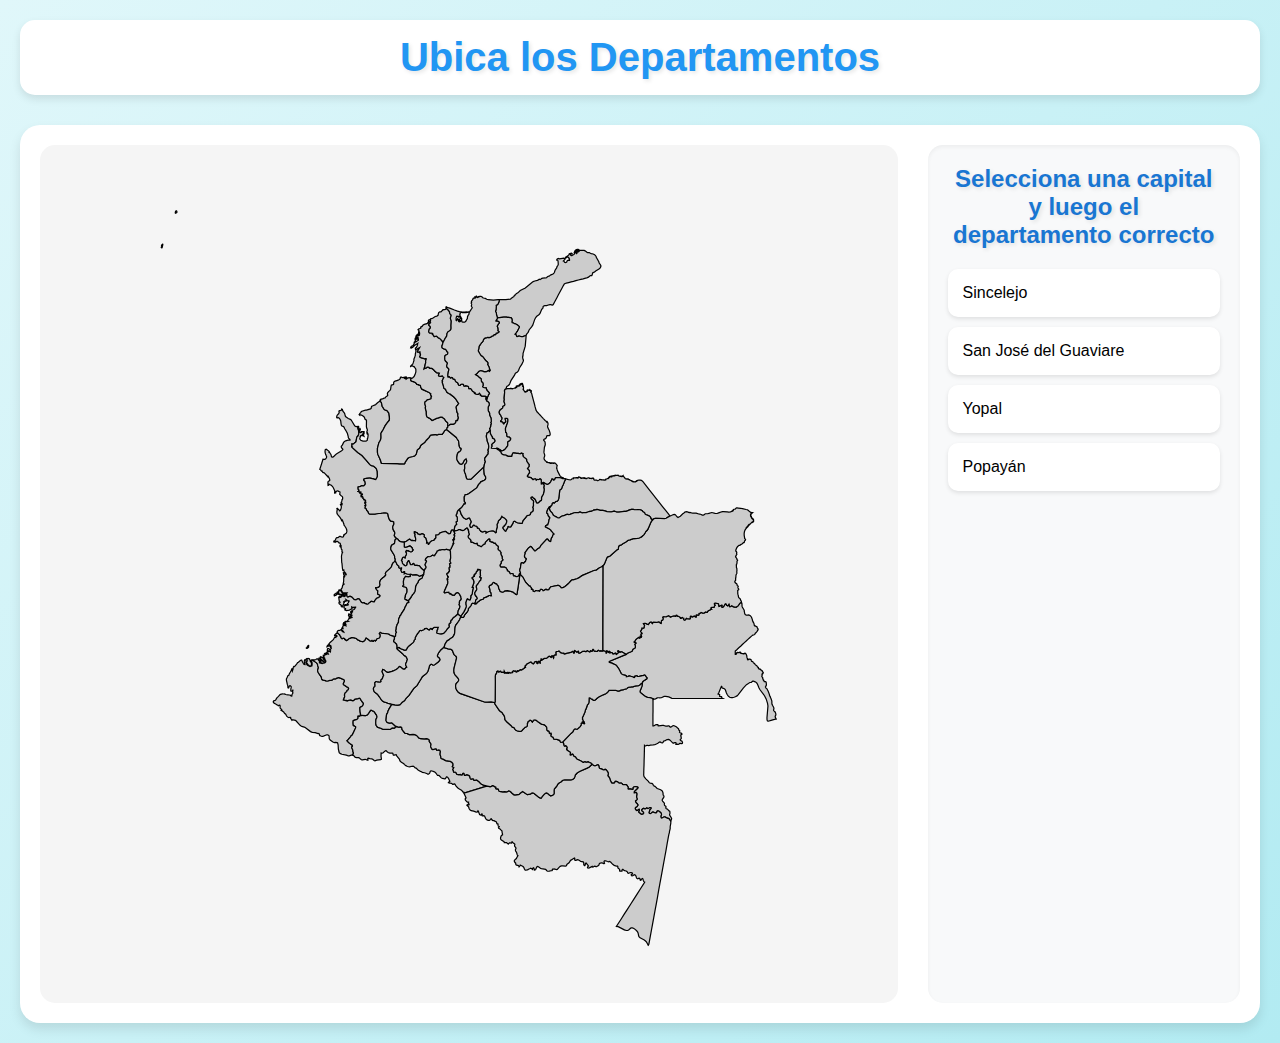
<file: facil.html>
<!DOCTYPE html>
<html lang="es">
<head>
    <meta charset="UTF-8">
    <meta name="viewport" content="width=device-width, initial-scale=1.0">
    <title>Nivel Fácil - Juego de Geografía</title>
    <link rel="stylesheet" href="facil.css">
    
</head>
<body>
    <header>
        <h2>Ubica los Departamentos</h2>
    </header>

    <div class="contenedor_mapa">
    <div class="mapa">
        <svg  version="1.2" viewbox="0 0 1000 1000"  xmlns="http://www.w3.org/2000/svg">
            <g id="features">
             <path d="M308.8 605.6l4.6 3.1 1.5 1.6 0.1 1 0.3 1.1 0.6 1.8 0.1 0.6 0 0.5-0.2 0.6-0.6 1.8-0.1 0.4 0 0.5 0.1 0.5 0.8 2 3.7 5.3 0.1 0.5 0.2 1.7 0.2 0.4 0.5 0.5 1.4 0.6 1.6 0.4 1.8 0.6 1.2 0.1 0.9 0 2.4-0.8 1.6 0 1.5-0.6 0.8-0.6 0.3-0.3 1.4-0.2 1.4-0.2 1-0.3 0.1-0.2 0.5-0.3 0.2-0.2 0.3-0.1 0.9-0.1 0.6-0.1 0.8 0 0.5 0.1 0.9 0.4 4.6 2 0.5 0.9-0.1 1.5-0.8 1.2-0.2 0.8-0.2 0.3-0.1 0.5 0.2 0.4 0.4 0.4 3.1 2.3 0.7 0.4 0.5 0.2 1 0.5 0.7 1.3-0.6 1.5-0.1 0.2-0.3 0.1-0.6 0.2-0.2 0.2-0.2 0.4 0 0.4-0.4 0.8-1.8 1.5-0.8 2-0.1 0.5 0 0.7 0.3 0.8-0.1 0.7-0.2 0.8-1.3 3 3.1 1 0.4-0.2 0.2 0 0.4 0.2 0.6 0.3 2.5-0.9 0.9 0 0.8-0.3 0.3 0 0.2 0.1 0.2 0.3 0.4 0.3 0.9 0.2 0.6 0.1 0.5-0.1 0.4-0.2 0.5-0.5 0.4-0.3 0.6-0.6 0.3-0.2 1.6-0.4 2.1-0.3 1.6-0.5 0.5 0.2 0.3 0.2 1.6 2.5 1.5 2.2 0.5 0.4 0.2 0.2 0.3 0.4 0 0.5 0 0.5-0.3 1-0.2 0.5-0.6 0.7-0.5 0.6-2.5 1.5-0.2 1 0.3 4.3 0.5 2.4 0.1 1.9-1.6 1.4-0.9 0-0.2-0.3-0.1-0.2-0.2 0-0.1 0.2-0.1 0.6 0.1 1.1 0 0.6-0.2 0.4-0.7 0.7-0.6 0.4-3.6 1.3-0.8 0.3-0.1 0.7-0.1 2.2 0.3 2.8 0.1 0.3 0.2 0 0.3 0 0.3 0.1 1 0.8 0.7 0.2 0.2 0.2 0.1 0.5 0 0.4-0.4 1.4-0.2 0.4-2.5 5.3-1.4 2.5-1 0.6-0.9 1.3-3.1 3.9-1.1 1.1 2 2 2.4 2 0.9 0.6 0.8 0.3 0.3 0.4 0.2 0.5 0 0.8-0.2 0.3-0.2 0.2-0.2 0.1-0.2 0.3 0 0.5 0.1 0.6 1 2.3 0.2 0.8 0.1 1.5 0.5 1 0.1 1.1-0.1 0.3-0.1 0.4-0.3 0.2-0.2 0.1-0.2 0.8-0.1 0.3-0.6-0.1-0.9 0.1-2.6 1-1.1 0-0.8-0.2-0.7-0.4-1-0.3-5.4-1.1-1.7-0.7-1.4-1-0.5-1.3-0.2-1.5-0.5-1.7-0.3-5.4-0.7-2.4-2.1-0.5-0.2 0-1.5 0.2-1.9-0.7-3.3-2.3-1.1-1.6-0.3-3.7-1.5-1.1-1.3-0.1-4 1.6-1 0.2-1 0-1.1-0.3-1.2-0.4-0.5-0.5-0.1-0.5 0-0.6-0.2-0.5-0.5-0.5-0.2-0.1-0.3 0.2-0.6 0-3.4-1.3-3.6-0.2-2.1-1-6.6-5-1.1-0.5-3-0.8-0.9-0.5-1.2-0.9-4.8-5.3-0.6-0.5-0.3-0.3-2.8-0.6-0.8 0.1-0.7 0.4-0.3-0.8-1.1-1.2-0.2-0.5 0-1-0.5-0.1-0.7 0.2-0.8 0.2-1.2-0.4-1-0.8-0.8-1-0.5-1.1-0.5-0.9-1.5-1.2-1-1.5-3-2 0.8-0.4-0.4-0.9-0.6-0.5-0.7-0.5-0.4-0.5-0.1-0.8 0.1-1 0-0.9-0.3-0.8-0.4-0.1-0.6 0.3-1 0.5-0.4-0.5-0.6-0.5-0.6-0.1-0.5-0.4-1.1-0.6-0.5-0.3-1.3-0.8-0.7-0.8-0.5-0.7 0.3-0.9 0.4-0.5 0.8-0.3 0.9-0.2 0.9-0.9 0.8-1.5 0.7-0.9 1.3-1.3 1.1-1.2 0.7-0.8 1-0.8 2.4-0.6 1.1 0.2 0.9-0.1 1.1 0.3 1 0.4 1 0.3 1.7 0.1 1.2 0.2 1.4 0.2 0.3 0.1 0.3 0.5 0.5 0.3 0.5 0.2 0.5-0.1 0-0.7 0.1-0.4 0.1-0.8 0.7-0.8 0.4-1.3-0.4-0.8 0.1-0.7 0-0.2 0.2-0.3 0.1-0.3 0-0.4-0.1-0.3-0.2 0.2-0.3 0.6-0.7 0.4-1 0-0.3-0.7 0-0.9 0.2-1.1 0-0.7 0.3-1.3 0.1-0.6-0.2-0.4-0.4-0.5-0.5-0.5-0.5-0.2-0.6 0.4-0.4 0.6-0.5 1.6-0.6 0.3-0.4-0.4 0-1-0.2-1.4-0.6-1.8-0.5-2.4-0.4-1.7-0.2-2.2 0.6-1.2 0.6-1.4 0.4-1.3 1.4-0.6 0.4-1.4 1.5-2.7 1.1-2.2 0.6-1.5 0.7-0.8-0.3 0.8 0 0.9 0.1 0.8 0.2 0.9 0.8-2.3 0.4-2.5 0.6-1 0.9 0.3 1.3-1.6 1.2-1.5 1.3-1.8 1-0.4 0.9-0.9 1.1-1 1.3-0.8 0.6 0 0.5 1.2 0.6 1.4 0.8 1.3 1 1.4 1.2 0.1-0.6-1.8-0.3-1.4 0.1-1.6 0.4-0.7 0.7-0.7 0.6 0.9 0.4 1.5-0.3 1.2 0.5 0.8 0.4 1.1 0.4 0.9 0.8 0.8 0.4 0.3 1.8 0.9 0.8 0.3 0.5-0.1 0.9-0.5 1-0.3 0-0.3 0-0.4 0-0.3 0-0.1 0.1-0.3 0.1-0.2 0-1.8-0.2-0.8-0.2-0.8-0.5-0.8-0.3-0.9 0.5-0.5 1.1 0.2z m-2.9 1l0.1 0.3 1.2 1.4 0.4 1.1 0.1 1.7-0.6 1.4-1.4 0.4-1.1-0.7-1.4-1.4-1.1-1.5-0.5-1.1 0.2-0.7 0.3-0.3 0.3-0.3 0.3-0.5-0.4-0.6-0.7-1.3 0.1-0.6 0.5-0.3 0.8 0.5 1.2-0.4 1 0.6 0.3 0.9 0.4 0.5 0.1 0.6-0.1 0.3z" id="CONAR" name="Nariño" data-departamento="Nariño">
             </path>
             <path d="M357.9 721.8l0.1-0.3 0.2-0.8 0.2-0.1 0.3-0.2 0.1-0.4 0.1-0.3-0.1-1.1-0.5-1-0.1-1.5-0.2-0.8-1-2.3-0.1-0.6 0-0.5 0.2-0.3 0.2-0.1 0.2-0.2 0.2-0.3 0-0.8-0.2-0.5-0.3-0.4-0.8-0.3-0.9-0.6-2.4-2-2-2 1.1-1.1 3.1-3.9 0.9-1.3 1-0.6 1.4-2.5 2.5-5.3 0.2-0.4 0.4-1.4 0-0.4-0.1-0.5-0.2-0.2-0.7-0.2-1-0.8-0.3-0.1-0.3 0-0.2 0-0.1-0.3-0.3-2.8 0.1-2.2 0.1-0.7 0.8-0.3 3.6-1.3 0.6-0.4 0.7-0.7 0.2-0.4 0-0.6-0.1-1.1 0.1-0.6 0.1-0.2 0.2 0 0.1 0.2 0.2 0.3 0.9 0 1.6-1.4 1.7 0 4 0.3 1.3-0.3 1.4-0.8 1.1-1.3 2.7-4 0.8-0.2 0.8 0.3 0.9 0.6 1.7 0.7 0.8 1 1 1.5 0.1 0.6 0.9 0.8 0.6 1.4 0.2 0.7 0 0.7-0.2 0.9-0.9 1.7-0.2 0.9-0.2 4.4 0.5 2.2 1.2 1.9 1 0.7 3.6 1.1 2 1 1.6 0.3 7.1 0.2 0.8-0.2 0.5-0.3 0.5-0.4 0.6-0.5 0.7-0.3 0.7-0.2 1.6 0.1 0.9-0.2 0.4-0.5 0.3-0.6 0.5-0.5 0.1 0 0.7-0.1 0.7 0.1 1.4 0.6 0.9 0 1.9-0.2 0.9 0.2 0.7 0.6 0.2 0.6 0 0.7 0.1 0.9 0.6 1.1 2.8 3.3 0.9 0.5 2 0.2 1 0.5 0.9 0.6 0.9 0.3 1 0 3.4-0.2 2.3 0.2 2.1 1 3.1 3.3 2 0.7 4.3 0.3 2.8-0.4 1 0.2 1.2 0.6 0.6 0.3 0.4 0.5 0.2 0.5-0.1 1 0.1 0.5 0.4 0.8 1.2 1.4 0.4 0.9 0 0.8-0.4 1.7 0.2 0.9 0.7 1.7 0.8 1.1 1.1 0.4 1.7-0.4 1.2-0.5 0.6 0 0.7 0.3 0.1 0.3 0.1 0.8 0.2 0.3 0.5 0.1 0.5 0 1-0.3 1.9 0.4 0.6 1.4-0.4 3.4 0.2 0.7 0.7 2.3 0.2 1.7 0.4 0.5 2.2 0.8 3.2 1.7 5.7 1.1 1.8 1 1.3 1.5 0.3 2.1-0.3 0.6-0.5 0.6-0.2 0.6 0.7 0.4 1 0.4 0.2 0.2-0.2 0.4-0.7 1.3-0.3 0.4-0.1 0.3 0.6 1.1 0.1 0.4 0.1 0.9 0.2 0.7 0.4 0.2 0.4-0.1 0.8 0.2 0.4-0.1 0.3 0.1 0.5 0.2 0.2 0.4 0.4 1.1 0.2 0.4 0.8 0.4 1 0.4 1 0.1 0.8-0.1 0.9-0.2 0.5 0.2 0.4 0.3 0.9 0.1 0.7-0.3 0.5-1.5 0.8-0.3 0.8 0.3 0.3 0.8 0 0.8 0.4 0.6 0.8 0 1.8-0.7 1.1 0.2 1.8 0.9 0.5 0.4 0.3 0.5 0.1 0.4 0 0.4 0.5 1.5 0.2 0.4 0.4 0.5 0.6 0.3 0.4-0.1 0.4-0.2 0.5-0.1 0.5 0.1 0.3-0.1 0.3 0 0.5 0.3 0.2 0.3 0.2 1 0.3 0.3 0.9 0.1 0.9-0.4 0.9-0.3 0.9 0.5 2.7 2.1 1.7 1.9 1.1 0.8 2.4 1 3.9 1.1 0 0.1-27.8 8.6-0.1-0.5-0.1-0.6-0.3-0.2-0.6 0-0.3-0.1-0.5-0.7-0.6-0.8-0.6-0.5-3.1-1.8-1.3-1.1-2.2-2.2-1.4-2.4-0.5-0.4-0.5 0.1-0.4 0.2-0.4 0.3-0.2 0.1-0.7 0-0.3-0.2-0.2-0.3-0.2-0.2-0.4-0.3-0.2-0.2-0.3-0.2-1.3-0.1-1-0.2-0.5-0.1-0.9-0.3 0.4-0.7 1.4-1-1.7-3.6-0.7-1-1.1-0.9-0.6 0.1-1.3 2.1-0.5 0.4-0.5 0-0.9-0.3-1.7-0.3-1.1-0.5-0.7-0.5-2-2.3-0.4-0.2-0.4-0.2-0.9 0-0.5-0.1-0.5-0.6-2-2.7-1-0.8-1.1-0.5-2.2-0.7-1.1-0.1-0.7 0.2-0.5 0.5-0.2 1-0.3 0.6-0.6 0.8-0.8 0.6-0.7 0.3-1-0.6-3.2-1.2-2.8-0.5-1-0.7-1.2-0.4-3-1.8-2.4-2.2-0.9-0.3-0.5-0.3-0.6-0.7-0.8-0.7-1-0.4-1 0.1-2.2 0.5-1.1 0.2-1.2-0.1-1-0.3-0.8-0.3-1.4-0.8-2-1.5-0.5-0.7-3-1.9-1.3-1.2-0.6-0.8-0.2-1-0.2-0.6-3.4-4.3-0.3-0.6-0.4-0.8-1.2 0.2-1.3 0.4-0.9 0-0.3-0.4-0.2-1.3-0.3-0.5-0.5-0.2-0.5-0.1-1.1 0.1-1.3-0.1-1.1-0.2-1-0.5-1-0.6-1.4-1.5-0.5-0.2-0.5 0.1-0.9 0.7-0.3 0.2-0.3 0.2-1.2 1.5-0.5 0.2-0.6 0.1-1.1 0.1-0.4-0.1 0 0.3-0.1 3.8 0.5 3.4-0.9 0.6-5 0.5-1.3 0.7-0.8 0.1-0.9-0.3-1.4-1.3-0.8-0.5-0.7-0.2-2.5-0.3-1.7-0.5-0.7 0.2 0.2 2.1-0.8 0-1.8-0.8-0.7-0.1-3.5 0.5-0.7 0-0.8-0.3-0.8-0.6-1.1-1.1-0.6-0.4-0.8-0.3-0.6-0.1-2 0-1.6-0.5-1.9-2.2-1.1-0.3z" id="COPUT" name="Putumayo" data-departamento="Putumayo">
             </path>
             <path d="M363.9 320.1l0.1 0.2 0.6 2.4 0.3 0.9 0.3 0.9 0.3 4.3-0.3 1.1-0.3 0.5-0.2 0.9-0.9 0.7-0.4 0.5-0.4 0.7-0.9 5.2-0.7 0.8-0.8 0.5-1 1.1-1.1 0.7-1.4-0.2 0 2.1 0.1-0.1 0.1 0.2 0.1 0.3 0.1 0.2-0.1 0-0.2 0.1-0.3 0.1-0.1 0.2 0.4 0.7 0.5 0.7 6.5 5.9 5.2 3.7 5.3 5.8 4.1 5 1 0.8 1.3 0.9 1.8 0.2 0.7 0.3 0.5 0.4 2.3 1.9 0.6 0.9 1.1 3.2 0.2 5.7-0.2 1-0.2 0.4-1.7 2.9-1.2-0.1-0.7-0.4-0.9-0.3-4.2-1-1-0.1-3.3 0.3-1.4 0.3-1 0.4-0.8 0.4-0.2 0.7 0.2 0.4 0.2 0.7 0.2 0.2 0.3 0.1 0.3 0.3 0.3 0.5 0.2 0.8 0.3 2-0.3 0.7-0.4 0.6-0.7 0.6-0.1 0.3-0.5 0.2-2.4-0.2-1.6 1-0.7 0.1-1.5 0.4-0.7 0.3 0.1 0.5 0 1.9 0.2 0.5 0.7 0.6 0.2 0.5-0.1 0.3-1 1.1 0.5 0 0.4 0 0.4 0.1 0.1 0.4 0.1 0.6 0.1 0.3 0.3 0.2 0.6 0.1-0.1-0.3 0.4-0.5 0.5-0.4 0.2 0.3-0.1 0.5-0.2 0.4 0 0.5 0.3 0.6 0.4 0.1 1.1 0.1 0.3 0.3-0.1 0.7-0.3 0.1-0.4-0.3-0.3 0-0.4 0.8-0.1 1 0.2 0.6 0.7-0.3 0.7 0.3 0.5 0.6 0.2 0.7 0 0.9 0.5 0.5 0.4 0.6 0.4 0.5 0.7-0.2 1.2 1.5 0.1 0.4-0.5 0.5-0.3 0.7 0.1 0.5 0.8 0.2-0.1 0.3-0.2 0.2-0.3 0.2-0.4 0 0.4 0.8 0.4 0.6 0.1 0.6-0.6 0.8 0.3 0 0.4 0.3-0.4 0.5-0.3 0.9-0.1 1 0.1 0.8 0.4 0.3 0.4 0.2 0.4 0 0.2 0.2 0.2 1.1 0.1 0.3 1.4 1.5 0.6 0.9 0.1 1 0.4 0.5 0.1 0.2 0.7 0.5 1.3 0.4 1.3 0.1 4-0.1 2.3-0.5 2.8-0.3 2.4-0.2 1.7-0.4 1.9-0.2 2 0 1.7 0.2 1 0.7 0.4 0.9 0.5 3.1 1.2 3.1 1.4 1.9 1.3 0.5 1.3 0 1.3 0.6 0.3 2.4-1.4 3.4-0.1 1.3 0.3 1.3 0.3 1.2 1.4 2.3 0.4 0.8 0.2 1.3-0.6 2.1-0.1 0.8 0.5 1 0.3 0.4 2 2-1.9 2-0.1 1.4-0.6 2.8-2.6 1.6-1 0.8-0.9 2.9 0.1 2.2 4.2 6.8 0.5 1.8-0.1 1.5 0.8 1.3-0.1 2.5-1.5 1.4-0.5 0.4-0.8 0.9-0.5 0.6-1.3 3.7-0.1 0.4-2.1 2.3-4.1 3.6-0.4 0.5-0.4 0.6-0.2 0.7-0.1 0.6 0.3 0.5 0.2 0.8-0.7 1.1-1.5 1.6-1.4 0.9-2.7 2.4-0.4 0.8-0.8 2.7 0 0.6 0.4 0.9 0.1 0.9-0.7 2.3-0.7 0.6-0.3 0.2-0.4 0.2-0.5 0.1-0.6 0.2-0.9 0.2-0.4 0-0.6-0.2-0.2 0-0.1 0.2 0.1 0.4 0.9 1.6 0.5 0.6 0.5 0.5 0.4 0.2 0.2 0.3 0.1 0.5-0.3 2.4 0.2 1.3 2.1 1.1 0.8 0.8-0.2 0.6-0.1 0.3-1.4 1.4-1.2 0.3-1.2 0.6-1.3 1.4-1.2 1.6-0.2 0.5 0 0.4-0.1 0.3-0.3 0.2-0.6 0-2.5-0.6-0.6 0-0.6 0.2-0.7 0.8-0.9 0.6-1.6 1.7-0.7 0.2-0.9-0.1-1.6-0.7-0.7-0.2-0.5-0.3-0.2-0.2 0-0.2-0.1-0.1-0.7-0.2-1.6 0.2-1.3-0.6-2-3.3-0.6-0.6-0.6-0.2-0.5 0-0.7-0.1-0.3 0-0.3 0.1-0.4 0.6-0.4 0.3-0.5 0.1-0.5 0.1-1.1-0.2-0.8 0-0.2-0.1-0.6-0.8-2.2-2.3-0.6-0.1-1-0.7-0.4-0.1-0.5 0-1.2 0.4-0.3 0.1-0.2 0.3-0.4 0.1-0.3 0-0.5-0.4-0.4-0.4-0.3-0.4-0.1-0.5 0-1.3-0.3-0.8-0.1 0 0.9-1.2-4.2 0-0.8-0.2-0.7-0.8-1.9-3.1 1.4-2.1 0.3-0.8 0.4-2.1 0.5-0.8 1.2-0.6 0-0.3-1.1 0.3 0.2-1.4 0.5-2.4 0.1-6.9 0.1 0.4 0.2 0.4 0.3 0.3 0.4 0.3 0.2-0.5 0.1-0.9-0.1-0.7-1.2-0.7-0.2-0.6-0.1-0.8-0.1-0.7 1.1 0.1 0.9 0.6 0.7 0.9 0.4 0.8 0.3 0-0.6-1.6-2.1-2.6-0.3-1.7-0.3 0.1-0.6 0.2-0.2 0.1-0.5-2.1-0.6-6.5-0.3-0.9-0.3-7.6 0.3-1.7 0.4-1.7 0.7-1.5-0.8-0.4 0-1.1 0.1-1.1-0.2-0.6-0.5-0.4-0.3-1-0.1-2-0.7 0.2-0.5-0.2-0.2-0.6 0-0.8 0.4 0 0.2 0.2 0.2 0.1 0.2 0 0.4-0.3-0.5-0.4-0.2-0.4-0.4-1.6 0.1-0.2-0.1-0.2-0.3-0.3-0.2-0.1-0.8-0.2-0.4-0.1-0.5-0.5-0.4-0.6-0.4-0.4-0.7-0.2-0.8 0-0.5 0.1-0.3 0.4-0.2 0.5-0.6-0.5-0.6 0-0.5 0.2-0.4 0-0.3-0.6 0.1-0.5 0.5-0.3 0.6-0.1 0.5-0.5 1.1-2.5 0.6-0.8 0.5-0.1 1.1-0.1 0.5-0.1 0.6-0.5 0.5-0.4 0.5-0.4 0.7-0.1 0.9 0.3 0.8 0.5 0.8 0.3 1.1-0.4 0.4-0.3 0.1-0.3 0-0.4 0.3-0.4 0-0.2-0.1-0.6 0.1-0.3 0.2 0 0.3 0 0.3 0.1 0.2-0.2 0.2-0.6 0.6-0.4 0.6-0.4 0.5-0.4 0.3-0.5 0.3-0.6 0.2-0.6 0.1-0.6-0.2-2.1-0.7-1.8-2.1-3.3-0.2-0.2-0.3-0.2-0.1-1.2-2-5.4-0.4 0 0 1.3-0.3 0-0.8-2.2-1.3-2-3.1-3.8-0.5-0.9-0.2-0.7 0-2.1 0.4-1.8 0-0.9-0.4-0.6 0.4-0.3 1.9 1.6 1.2 1.5 0.5-0.4 0.5-0.8 0.7-1.9 0.2-1 0-0.9 0-0.7-0.2-0.6-0.9-1.3 0.1-0.4 1.2-0.4 0.1 0.3 0.2 0.2 0.2 0.1 0.1 0.1 0.3-0.8-0.2-0.7-0.5-0.5-0.6-0.4 0-0.4 0.8-1.3 0.2-0.8 0-1 0.7-0.8 0.2-1.1-0.1-1.2-0.4-0.8-1.7-1.3-0.4-0.4-0.2-0.4-0.3-0.3-0.5-0.3 0-0.6 0.3-1.1 0-0.6-0.1-0.7-0.4-0.2-0.5-0.2-1.7-0.9-1.2 0.2-1 0.8-0.6 0.8 0.2 0.3 0.1 0.4-0.4 0.1-0.2 0.1-0.4 0.2-0.3 0-0.1-1.3 0.1-0.6 0.3-0.6-2.1-4.5-1-1.4-1.5-1.4-0.7-0.5-1.4-0.3-0.2-0.3-0.2-0.2-0.6 0.2-0.1 0.3 0 0.5-0.1 0.4-0.5 0.2-0.2-3.5 0.4-1.5 1.4-0.6 0.6-0.9-0.6-2-1.6-3-0.3 0 0.3 0.6 0.2 0.2 0.2 0.2 0 0.4-0.4 0-0.8-1.2-3.8-4-0.5-0.3-0.9-0.1-0.5-0.3-0.3-0.6-0.4-0.6-0.7-0.3 0.3-0.3-0.6-0.2-0.6-0.5-0.5-0.6-0.4-0.5-0.4-0.1 2.1-6.6 1.8-5.7 1.2 0.2 1.1-0.1 1-0.6 0.7-1 0.5-1.3-0.1-0.7-0.2-0.2 0-0.1 0-0.2-0.1-0.1 0-0.1-0.1-0.3-0.1-0.2-0.4-0.9-0.3-0.5-0.5-1.6 0-0.2-0.1-0.6-0.1-1.4 0.3-1.8 0.8-0.5 0.4-0.2 0.5 0.3 2.6 2.1 0.5 0.6-0.1 0.1-0.2 0.5 0 0.2 0.2 0.1 0.4 0.1 0.1 0.1 1 1.4 0.4 0.5 0.4 0.7 0.5 2.1 0.1 0.5 0.6 0.5 0.2 0 0.9-0.1 1.3-1 1-1 1.3-1.3 0.3-0.2 0.8-0.5 6-3.8 1.5-1.3-0.3-1-0.7-0.6-0.4-0.3-0.6-1.5 0.1-0.7 1.5-1.8 0-0.1 1.3-2.9 1.1-1.1 1.5-0.8 1.6-0.5 0.1-0.1 1.6-0.3 1.6 0 0.2 0 0.3-0.2-0.4-0.8-0.5-0.5-0.5-0.4-0.5-0.5-0.3-0.7-0.1-1 0-0.2-0.7-2.5-0.4-1.5-1.5-2.9-0.4-0.7-0.1-0.1-1.2-1.8-1.1-2.3-0.4-0.5-0.7-0.3-0.6-0.1-0.7-0.2-0.6-0.9-0.4-1.8-0.4-3.5-0.7-1.8-0.9-1.4-0.5-0.5-0.9-0.3-1.5 0.2-0.4-0.3 0-1.2 0.4-1.5 0.3-0.4 0.2-0.2 1.4-1.4 0.1-0.1 0.1-0.3 0.5-1-0.1-0.9-0.2-0.6 0-0.3 0.9-0.6 0.8-0.1 0.3-0.1 0.5 0 0.5-0.4 0.1-0.5 0-0.2 0-0.2 0.1-0.2 0.1-0.1 0.1-0.1 0-0.1 0.3 0.1 0.2 0.2 0.3 0.2 0.5 1.8 0.6 1 0.6 0.6 0.6 0.7 0.4 0.7 0.3 1 0.5 2 0.4 1 3.3 2.3 2.5 1 0.8 0.6 0.5 0.6 4.1 6.8 1.1 0.8 0.7 0.1 1.4 0.1 0.2 0z m-22.7 209.1l0-0.1 0.1-0.7 0.3-0.6 0.6-0.5 0.7-0.1 0.7 0.1 0.5-0.1 0.2-0.7 0.2-0.4 0.5-0.3 0.6-0.2 0.6 0.2 0.8 1 0.3 0.1 0.8-0.2 0.7-0.4 0 0.3 0.1 0.4-0.1 0.2-0.1 0.3-0.3 0.2-0.3 0.2-0.3 0.1-0.4-0.1-0.2-0.1-0.6-0.7-0.5-0.1-0.6 0.1-2.3 1.8-2 0.3z m4.1-5.7l1.1 0.5 1-0.1 1.1-0.2 0.9 0.2-0.9 1.4-0.6 0.6-0.7-0.2-0.9-1.1-1.2 0.4-1.2 0.2-2.7 0-1-0.2-0.6-0.1-0.8 0.2-0.4 0.3-0.4 0.5-0.3 0.4-1.9 0.6-0.2 0.1-0.2-0.4 0-0.7 0.2-0.7 0.5-0.3 0.7-0.2 1.1-1 0.6-0.2 0.7 0.1 1.2 0.3 0.7 0-0.2-0.4-0.8-0.6-0.3-0.4 1.7 0-1.2-0.3 0.1-0.5 0.9-0.6 0.9-0.4-0.3-0.1-0.2-0.1-0.2-0.1-0.4 0 0.1-0.3 0.1-0.1 0.2-0.3 1.4 0.7 0.7 0.6 0.6 0.7 0.4 0.9 0.7 0.9z" id="COCHO" name="Chocó" data-departamento="Chocó">
             </path>
             <path d="M725.8 653.3l0-0.1-0.2-0.1-1.6-0.8-2.3-0.7-2.4-0.2-1.5-0.5-2.6-1.4-5.4-4.4-0.3-0.9 0.1-0.8 2.1-5.3 0.6-2.6 0.2-2.2 0.1-1.1 1.5-1.2 2-1.3 0.4-0.5 1.3-0.8 0.3-0.8-0.1-0.3-0.2-0.3-1-1.2-0.9-1.4-0.7-0.5-0.6 0-0.6 0.4-0.8 0.3-1.5-0.1-0.6 0.1-0.2 0.3 0 0.2-0.3 0.1-0.4 0-0.5 0-1.5 0.5-1.2 0-0.6-0.2-0.3-0.3-0.3-0.2-0.7 0-0.9 0.3-0.8 0-0.4 0.2 0 0.3 0 0.4-0.1 0.5-0.5 0.3-0.7-0.3-1.2-0.7-0.6 0-2.8-0.9-0.7-0.1-0.7 0.2-0.7 0.3-0.3 0.2-1.9 0.3-0.1-1-0.4-0.5-0.5-0.3-0.3 0-1.1-0.3-2.5-0.7-1-0.7-0.6-0.7-0.7-1.5-2.1-4.1-2.5-3.5-1.1-1.1-1.1-0.6-1.2-0.4-2.5-1.3-2.9-0.9-0.5-0.5 0.1-0.4 0.6-0.5 20.1-8.3 1.6-1.4 4.3-1.8 1.2-0.7 0.6-0.7 0.1-0.6 0.2-0.6 0.4-0.6 2.6-1.6 0.3-1 0-1.1-0.2-1.1-0.5-0.8-0.1-0.5 0.2-0.3 0.5-0.2 0.6-0.3 0.2-0.4-0.1-0.5-0.4-0.3-0.5-0.2-0.7-0.1-0.5-0.1-0.2-0.3 0.3-0.3 0.4-0.3 0.4-0.4 0.9-1.5 1.1-1.3 0.7-0.6 1.2-0.7 0.2-0.4 0.2-0.2 0.2 0 0.7 0.6 0.4 0.2 0.7-0.3 0.1-0.6-0.2-0.6 0.1-0.7 0.2-0.2 0.2 0 0.2 0.4 0.2 0.5 0.1 0.4 0.3 0.2 0.5-0.3 0.2-0.6-0.1-0.8-0.8-1.4 0.1-0.9 0.4-0.3 0.5-0.1 0.3 0 0.1-0.3-0.2-0.4-0.4-0.6-0.7-0.6-0.4-0.6-0.1-0.7 0.7-0.8 0.4-0.5 0.2-0.7 0.3-0.2 0-1.3 2.1 0 0.5-0.4 0.4-2.2 0.3-0.8-1.1-1.6-0.3-0.5 1-0.3 1.4 0 1.2 0.1 0.6 0.4 0.2 0.3 0.5 0.3 0.6 0.1 0.5 0.1 1.4-2 0.5-0.6 0.7-0.4 0.9-0.1 0.5 0.2 0.4 0.5 0.2 0.6 0.2 0.3 0.1 0.2 0.4-0.4 0.5-1 0.8-0.1 3.5 0.1 1.3-0.2 0.9-0.3 0.8 0 1 0.8 0.9 0.8 0.5 0.2 0.3-0.5 0.2-2.6 0.3-0.5 0.7 0 0.9-0.8 0.2-2-0.1-0.5-0.4-0.4 0.2-0.5 0.5-0.3 0.9-0.1 0.8 0.1 1.1 0 1.2-0.2 1.5-0.7 1-0.3 0.8 0.3 0.5 0.5 0.5 0.5 0.4 0.2 0.4-0.2 0.9-0.3 1-0.2 2-0.6 1 0 0.9 0.6 0.4 0 0-0.7 0.4-0.6 0.7-0.2 0.6 0.4 0.4 0.6 0.4 0.5 0.6 0 0.6-0.1 0.3 0.1 0.6 0.7 0.9 0.3 0.3 0.3 0.1 0.3-0.1 0.7 0.1 0.1 0.4 0 1.2-0.9 0.6-0.2 0.5 0.3 0.4 0.2 0.5 0.4 0.4 0.1-0.2 1.4 0.3 0.2 0.2 0.4 0.5 0.3 0.7-0.2 0.5-0.5 0.7-1.1 0.6-0.5 0.6 0.3 3.3 0.4 0.7-0.4-0.1-2 0.3-0.8 0.4-0.2 0.3 0 0.3 0.1 0.4 0.1 0 0.2 0 0.2 0.1 0.2 0.2 0.2 0.2 0 0.7 0 1.7-0.9 0.6-0.2 0.5 0.3 0.6 0.8 1.1-0.1 0-0.9-0.3-1 0.7-0.5 0.5 0 1 0.3 0.6 0 0.6-0.2 0.2-0.6-0.1-0.7 0.1-0.6 0.4-0.1 1.1-0.2 1.1-0.9 0.6 0.1 0.9 0.4 0.8 0.3 1.6-0.2 0.6-0.3 0.5-0.5 0.5-0.4 0.6 0.1 0.6 0.4 0.5 0.1 0.3-0.2 0.4-0.8 0.6-0.8 0.8-0.6 0.7-0.2 0.6-0.1 0.3-0.1 0.2-0.5 0.6-0.4 0.6-0.2 0.4 0-0.5-0.7-0.2-0.6 0.3-0.7 1.1-0.2 2.2 0 0.4-0.3 0.2-0.8 0.3-0.9 0.6-0.6-0.3-0.6-0.6-0.8 0-0.8 0.7-0.4 1.1 0 2.2 0.4 1.1 0.4 0.3 1.1 0.1 1.2 0.4 0.8 2-1.1 1.3-0.5 0.5 0.7-0.2 0.5-0.3 0.5-0.1 0.5 0.3 0.4 0.7 0.2 0.6-0.4 1.2-1.4 0.4-0.5 0.6-1.3 0.4-0.6 0.7-0.2 0.5 0.5 0.7 1.3 1 0.7 0.7-0.3 1.1-1.8 0.3 0.7 0.1 1.8 0.3 0.6 0.6 0.1 0.7-0.3 1.2-0.9 1.8 1.1 1.9 0.7 2-0.1 2.1-1.5 2.4-3.4 0.7-0.5 0.9-0.4 0.3 0.2 0.5 1.2 0.1 3.1 0.3 1.1 2 3.5 0.5 1.3 0 0.1-0.1 0.2 0 0.1 0 0.1 0.1 0.2-0.1 0.2 0.1 0.1 0 0.1 0 0.1 0.1 0.1 0.1 0.1 0.1 1.1 0.3 1.2 0.9 1.1 1 0.4 0.9 0.1 1-0.2 1-0.1 1.9 0.9 1.5 1.9 1.2 3.4-0.1 0.1 0 0.2 0.1 0.2 0.1 0.6 0 0.2 0 0.1 0.2 0.1 0.2 0.1 0.1 0.1 0.1 0.1 0.1 0.2 0 0.2 0 0.2 0 0.1 0 0.1 0.1 0.1 0.1 0.2 0.1 0.1 0.1 0.1 0.1 0 0.7 1.9 0 0.1 0 0.1 0 0.3 0 0.1 0 0.1 0.1 0.3 0 0.3 0.1 0.2 0.1 0.3 0.1 0.2 0.1 0.1 0.1 0.1 0.2 0.1 0.3 0 0.2 0 0.3 0 0.1 0.1 0.2 0 0.1 0.1 0.3 0.2 0.1 0.1 0.2 0.1 0.2 0.1 0.2 0 0.2 0.1 0.3 0.2 0.1 0.2 0.1 0.2 0.1 0.3 0 0.3 0.1 0.2 0.1 0.2 0.1 0.2 0.1 0.1 0.1 0.1 0.1 0.2 0.1 0.2 0 0.1 0.1 0.2 0.1 0.1 0 0.2 0.1 0 0 0.2 0 0.2 0.1 0.3-0.4 0.6-0.2 0.1-0.1 0.2-0.1 0.1 0 0.1 0.1 0.1-0.6 0.8-1.5 1.9-0.1 0.1-0.1 0-0.1 0-0.2 0.1-0.1 0.1-0.2 0.3 0 0.2 0 0.2-0.7 0.9-0.6 0.5-0.6 0.2-1.1 0.2-0.6 0.3-0.9 0.9-2.2 2-2.2 2-2.1 2-2.2 2-2.2 2-2.1 2-2.2 2-2.2 2-0.6 0.6-0.7 0.6-1.2 1.1 0 3.6 0 0.2 0.1 0 0.1 0 0 0.1 0.1 0 0.1 0 0-0.1 0.1 0 0-0.1 0.2 0 0.1 0 0.1 0 0.1 0 0.1 0 0.1 0 0.1-0.1 0-0.1 0.1 0 0-0.1 0-0.1 0.1-0.1 0-0.1 0.1-0.1 0-0.1-0.1 0 0-0.1 0.1-0.1 0-0.1 0.1 0 0-0.1 0.1-0.1 0-0.1 0.1-0.1 0-0.1 0.1-0.1 0.1-0.1 0.7-0.2 0.1 0 0.2 0.1 0.1 0 0.1 0.1 0.2 0 0.1 0 0.2 0 0.1 0 0.2 0 0.1 0 0.1 0 0.1 0 0-0.1 0.1 0 0.1-0.1 0.1 0 0.1 0 0.1 0 0.2 0 0.1-0.1 0.1-0.1 0.1 0 0.1-0.1 0.1 0 0.1 0 0.1 0 0.1 0 0.1 0 0.1 0 0.1 0 0.3 0.4-0.1 0.1-0.1 0.1 0 0.1 0.1 0.2 0 0.1 0.1 0 0.1 0 0.1 0.1 0.1 0.1 0.2 0 0.2 0.1 0.2 0 0.1 0 0.1 0 0.1 0.1 0.3 0.1 0.2 0.1 0.2 0 0.2 0 0.2 0.1 0.1 0 0.1 0.1 0.2 0 0.2 0 0.1 0 0.1 0 0.1 0 0.1 0 0.1 0.1 0.1 0 0.1 0.1 0.1 0 0.1 0 0.1 0.1 0.1 0 0.1-0.1 0.1 0 0.1 0 0.1-0.1 0.1-0.1 0-0.1 0.1-0.1 0.1-0.1 0.1-0.1 0.1 0 0.2-0.1 0.2 0 0.1-0.1 0.1 0 0.9 0.7 0.7 1.2 0.4 0.9 0.3 2.3 0.3 1.1 0.3 0.3 0 0.2 0 0.3 0 0.2 0 0.1 0 0.1 0.1 0.1 0 0.2 0.1 0.1 0.1 0 0 0.1 0.1 0.1 0.1 0.1 0.1 0 0.1 0 0.1 0 0.1-0.1 0-0.1 0.1-0.1 0.1-0.1 0.1-0.1 0.2-0.1 0-0.1 0.1 0 0.1-0.1 0.1 0 0.2 0 0.1-0.1 0.1 0 0.1-0.1 0.1 0 0.1 0 0.1 0 0.1 0.1 0.1 0 0.1 0.1 0.1 0 0.1 0.1 0.1 0 0.1 0.1 0.1 0 0.1-0.1 0.1 0 0.1 0 0.1 0 0.2 0 0.1 0 0.3 0.3 0.1 0.3 0.1 0.1 0.3 1 0.1 0.2 0 0.1 0.1 0.1 0 0.1 0 0.1 0.1 0.1 0.1 0.1 0.1 0 0.1 0 0.1-0.1 1 0.5 0.2 0.3 0.2 0.5 0.8 0.9 0.2 0.2 0.7 0.2 0.3 0.5 0.3 0.5 0.3 0.6 0.5 0.3 1.1 0.7 0.5 0.4 0.2 0.4 0 0.1 0 0.1 0.1 0.1 0.1 0.1 0 0.1 0.1 0.1 0 0.1 0.1 0.1 0.1 0.1 0.2 0.1 0.1 0.1 0.1 0 0 0.1 0.1 0.1 0.1 0.1 0 0.1 0 0.1 0.1 0.1 0.1 0 0 0.1 0.1 0 0.1 0.1 0.1 0 0 0.1 0.1 0.1 0 0.1 0 0.1 0 0.1 0 0.1 0.1 0.2 0 0.1 0.1 0.1 0.1 0.1 0 0.1 0.1 0 0.1 0.1 0.1 0 0.2 0 0 0.1 0.1 0 0 0.1 0.1 0 0.1 0.1 0.1 0.1 0.1 0.1 0.1 0 0.2 0 0.1-0.1 0.2 0 0.1 0 0.1 0.1 0.1 0 0.1 0.1 0 0.1 0.1 0 0 0.1 0.1 0.1 0 0.1 0.2 0.1 0.1 0.1 0.1 0.1 0.1 0 0.1 0.1 0 0.1 0.1 0 0.1 0.1 0.1 0 0.1 0.1 0.1 0 0.2 0.1 0.1 0.1 0.1 0 0.1 0.1 0.1 0.1 0 0.1 0.1 0.1 0.1 0 0 0.1 0.1 0.1 0 0.1 0 0.2 0 0.1 0 0.1 0.2 0.1 0.1 0.1 0.1 0.2 0.1 0.2 0 0.1 0.1 0 0.1 0.1 0.1 0.1 0.2 0.2 0.1 0.2 0.1 0.1 0.1 0.1 0.1 0.2 0 0.1 0 0.1 0 0.1-0.1 0.1-0.1 0.1-0.1 0.2-0.1 0.2 0 0.1-0.1 0.1 0 0.1-0.1 0.1-0.1 0 0 0.1-0.1 0-0.1 0.1-0.1 0.1-0.1 0 0 0.1-0.1 0-0.1 0.1-0.1 0 0 0.1-0.1 0.1 0 0.1-0.1 0.1 0 0.1 0 0.1 0 0.1 0 0.1 0 0.1 0.1 0.1 0 0.1 0.1 0 0 0.1 0 0.1 0 0.1 0 0.1-0.1 0.2 0 0.1 0 0.2 0 0.1-0.1 0.1-0.1 0.1 0 0.1-0.1 0.1 0 0.2 0 0.1 0 0.1 0.1 0.1 0 0.1 0.1 0.2 0.2 0.2 0 0.1 0.1 0.1 0.1 0.1 0 0.1 0.1 0.1 0.1 0.1 0.1 0.1 0 0.1 0 0.1 0.1 0 0 0.1 0 0.2 0 0.1 0 0.1 0 0.2 0.1 0.1 0.1 0.1 0.1 0.2 0 0.1 0 0.1 0 0.2 0 0.1 0.1 0.1 0 0.2 0.1 0.2 0.1 0.2 0.1 0.2 0 0.1 0.1 0.1 0 0.1 0.1 0.1 0.1 0.1 0 0.1 0.1 0 0 0.1 0 0.1 0.1 0 0 0.1 0.1 0.1 0 0.1 0.1 0.1 0 0.1 0.1 0.1 0.1 0.1 0.1 0.1 0.1 0.1 0.1 0.1 0 0.1 0.1 0.1 0 0.1 0.1 0 0 0.1 0.1 0 0 0.1 0.1 0 0.1 0.1 0.2 0 0.1 0.1 0.1 0 0.1-0.1 0.1 0 0-0.1 0.1 0 0.2 0.1 0.8 0.4 0.3 0.8 0.2 2.8-0.2 0.8-0.2 0.4-0.8 1.1 0.1 0.6 0.4 0.5 0.1 0.2 0.1 0.1 0.1 0.1 0.4 0.7 1 0.6 0.2 0.4 0.1 0.6 0.9 1.7 1.5 3.9 0 0.1 0 0.2 0 0.1 0.1 0.2 0 0.1 0 0.1 0 0.1 0 0.1 0.1 0.2 0 0.1 0 0.2 0.1 0.1 0 0.1 0.1 0.1 0 0.1 0.1 0.1 0.1 0 0.1 0.2 0.2 0.1 0 0.1 0.4 1 0 0.1 0 0.1 0 0.2 0 0.1 0 0.1 0.1 0.1 0.1 0.1 0.2 0.2 1.2 3.3 0.1 1.1 0 2.2 0.2 1 0.5 1.1 1.1 1.8 0.5 1.1 0.2 1.1-0.4 2.1 0.2 0.7 0.5 0.5 0.6 0.5 0.5 0.5 0.5 1 0.4 1.3 0.1 1.2-0.9 1.9 0.2 1.2 1.1 2.1-2 0.4-3.3 0.9-4.4 1.3-1-0.2-0.5-1.3-0.1-2.6 1.2-14.6-0.5-3.2-1.7-5.4-2-3.9-5.5-7.3-1.2-2.2-1.6-4-1-1.8-1.3-1.3-0.8-0.4-2.2-0.8-0.7 0-0.5 0.2-0.9 0.9-0.4 0.3-1.8 0.2-0.9 0.5-1.4 1.2-1.9 1-3.9 4.1-6.1 8.1-1.5 1.5-2.1 1.1-1.6 0.6-1.8 0.4-1.8 0.1-1.7-0.5-1.7-1.4-1.4-2-1-2.2-1.1-3.2-0.5-0.9-0.8-0.7-1.2-0.5-1-0.2-0.4-0.2-0.4-0.4-0.1-0.4 0-1-0.3-0.3-0.4 0.3-3 7.6-1 1.5 0.3 0.2 1.3 0.2 0.5 0.6-0.1 1.1 0.1 0.9 1.9 0.1 0.4 0.2 0.1 0.5 0 0.6 0.1 0.3 0.4 0.3 0.9 0.5-3.8 0-2.4 0-6.4 0-9.1 0-10.3 0-10.4 0-9 0-6.4 0-2.4 0-2.1-0.2-3.8-1.7-3.7-0.7-2 0.1-3.4 1.6-2.1 0.1-1.1-0.1-0.9 0-0.9 0.2-2.1 1.1-1 0.3-1.7 0z" id="COGUA" name="Guainía" data-departamento="Guainía">
             </path>
             <path d="M725.8 653.3l-0.7 0 0.3 1.9 0 3.5 0 3.5 0 3.5 0 3.4-0.1 3.5 0 3.5 0 3.5 0 3.5 0 3 1.1 0.1 2.1-1.4 1.3-0.3 0.7 0 0.6 0.1 0.4 0.3 0.1 1.1 0.6 0.1 4.8-0.7 1.2 0.1 2.2 0.7 0.5 0.1 1.7 0 1.6-0.3 0.5 0.1 0.4 0.2 0.3 0.2 0.1 0.3 0.3 0.2 0.9 0.6 0.5 0.1 2.4-1.8 0.8-0.2 0.9 0.2 2.5 1.3 0.7 0.5 0.9 1.1 0.9 0.5 0.3 0.4 0.2 0.5 0 0.6 0.2 0.5 1.1 0.7-0.3 1.8 0.8 0.8 1.2 0.4 0.6 0.4 0.3 0.4 0 0.7-0.4 0.2-0.4 0.1-0.4 0.2-0.1 1 0.5 2.3 0 1.2-0.3 0.5-0.5 0.4-0.4 0.4 0.1 0.7 0.4 0.4 1.1 0.5 0.4 0.4 0.6 1.1 0.2 0.9-0.3 0.7-1 0.3-0.5-0.1-0.9-0.3-0.5 0-0.4 0.2-0.6 0.8-0.3 0.2-0.9 0.1-1.8-0.3-0.9 0.1 0.2-1.4-0.5-0.6-0.9 0-1.1 0.3-1 0.5-0.4-0.2-3.5-3.6-1-0.6-1-0.3-1.3 0.2-1 0.4-1.6 1.1-1 0.1-1 0.4-0.5 1.2-0.7 0.8-1.7-0.3-1.4-0.7-0.8 0.1-1.9 1.5-1.8 0.9-1.9 0.7-2 0.4-3.5 0.2-1 0.3-0.9 0.2-1.2-0.2-1.2 0-1.1 0.5-0.9 0.3-0.8-0.7-0.1 3.5 0 1.3-0.1 3.4-0.1 4.8-0.2 5.5-0.1 5.5-0.2 4.8-0.1 3.5 0 1.2-0.1 2.6 0.3 1.8 0.6 1 2 2.3 2.6 2.4 1.1 1.6 0.5 0.5 1 0.4 2 0.4 0.9 0.6 0.3 0.4 0.5 1.2 0.3 0.5 0.5 0.3 1.2 0.6 0.5 0.3 1.6 1.7 0.7 0.6 4.1 1.5 0.8 0.5 0.9 0.7 0.6 0.9 0.4 1 0.3 1.2 0 1.5 0.1 0.5 0.3 0.5 0.3 0.4 0.3 0.4 0.1 0.6-0.3 1.2-1.6 2.4-0.3 0.9 0.5 1.2 1.9 2.2 0.4 0.7-0.1 1.3 0.1 0.5 0.4 0.7 0.4 0.3 0.4 0.2 0.3 0.3 0.3 0.5 0.1 0.6-0.2 0.5 0 0.5 0.3 0.7 0.5 0.3 1.1 0.5 0.4 0.3 1.2 1.6 0.3 0.3 0.5 0 0.2 0.2 0.2 0.2 0.2 0.3-0.1 0.2 0.3 1.9-0.2 0.5-0.3 1.1 0 0.6 1.9 3.1 0.6 1.5-1.1 2.8-1.7-2-0.2-0.6-0.3-0.4-0.6-0.2-0.2-0.1-0.7 0-3.6-1.8-0.7-0.1-2.6 1.5-0.6 0.1-0.4-0.4-0.4-0.9-0.1-1 0.2-0.8 0.4-0.8 0.2-0.9-0.3-0.9-0.6-0.8-2.1-1.8-0.7-0.4-0.7-0.2-0.8 0.3-0.4 0.5-0.4 1.4-0.6 0.4-1 0-2.3-0.9-1.3 0-0.8 0.5-0.7 0.7-0.9 0.4-1-0.1-0.7-0.6-0.1-0.7 0.8-1.6 0-0.3 0-0.7 0-0.3 0.3-0.4 0.6-0.5 0.3-0.2 0.4-0.7 0.2-0.6-0.3-0.4-1.1 0-0.8 0.3-0.8 0.4-0.8 0.3-1.5-0.8-0.5 0.3-0.5 0.6-0.6 0.4-0.3 0-0.2 0-0.2 0-0.2-0.1-1-0.6-0.6 0.1-0.9 0.4-1.2 1.6 0.7 1.2 1.3 1 0.6 1.4-0.5 0.9-0.8 0.5-1.1 0.2-0.9-0.3-2.5-1.9-0.5-0.5 0.1-0.7 0.7-1.3 0.1-0.7-0.3-0.7-0.7 0.3-1.3 1.1-0.9 0.2-0.9-0.7-0.7-1.1-0.3-0.9 0.2-0.9 0.6-0.6 1.5-0.9 1.1-1.8-1-1.6-1.6-1.6-0.5-1.8 0.6-0.7 0.8-0.5 0.6-0.5 0.1-0.7-0.5-1.6-0.2-0.8 0-0.9 0.3-2 0-1-0.2-0.9-0.8-0.7-0.9 0.1-0.8 0.3-0.5 0-0.1-1.2 1.1-1.4 3.2-3 0.4-0.6-0.2-0.6-1.1-0.6-1.2-0.3-0.9 0-1 0.2-1 0.6-0.5 0.6 0.1 1.4-0.4 0.6-0.9 0.1-2.7-0.6-2.1 0.1-0.3-0.4 0.2-0.8 0-0.8-0.4-0.9-0.6-1-0.8-0.9-0.8-0.5-0.8-0.2-2.6 0.2-0.7-0.3-1-1.3-0.7-0.4-0.6 0-1.2 0.2-0.5 0-0.6-0.3-1.4-1.1-0.9-0.5-1.2-0.4-0.9 0.1-0.5 0.9-0.3 0.7-0.6 0.5-0.8 0.1-1.8 0-0.4-0.2-0.3-0.4-1.3-2.6-1.1-3.4-2-2.5 0-0.6 0.2-0.6 0.3-0.9 0-0.8-0.3-0.8-0.3-0.8-1.5-2.2-0.7-0.7-0.6-0.4-0.7 0-1 0.5-0.6 0.1-0.9-0.3-2-0.9-1-0.4-1.1-0.4-0.5-0.9-0.4-2.1-0.8-1-1 0-2.1 0.9-0.8 0.1-0.9-0.1-0.8-0.3-0.7-0.4-1.2-1.1-1.5-1.5-1.8-0.6-1.2-0.7-0.5-0.1-1.6 0.4-0.6 0.1-0.4-0.1-0.9-0.3-0.5 0-0.8 0.2-0.6 0.3-0.6 0.1-2.5-1.7-5.1-2.4-0.6-0.7-1-1.8-0.6-0.4-1.2-0.4-0.6-0.8-0.4-0.9-0.5-0.8-0.8-0.2-1.5 1.1-0.8 0-0.3-0.7 0.2-0.8 0.3-0.9 0-0.8-1.1-0.9-2-1.3-1.6-1.3 0-1.2 0.5-0.7 0-0.8-0.3-0.8-0.6-0.7-0.8-0.5-0.4 0.2-0.2 0.4-0.4 0.2-0.8-0.6-0.4-0.9-0.3-2-0.5-1.1-0.8-0.5 9.5-9.9 1.5-1.3 1.6-1.6 0.4-0.7 0.3-0.9 0.8-1.1 0.7-0.6 0.9-0.2 0.8 0.1 0.7 0.3 0.5 0 0.6-0.2 2.3-2.3 0.9-0.7 0.6-0.8 0.6-1.2 0.1-0.5-0.1-0.6 0-0.5 0.2-0.5 0.4-0.2 0.7 0.1 0.1-0.3-0.1-0.6 0.1-0.7 0.3-0.2 0.3-0.1 0.3 0.2 0.1 0.4 0.1 0.7 0.1 0.5 0.4 0.5 0.6 0.2 0.5-0.1 0.2-0.5-0.3-0.6-0.4-0.6-0.3-0.7-0.7-1-0.2-0.5-0.7-1.3 0.1-0.6-0.1-1.2 0-0.5 0.1-0.5 0.5-0.4 2.3-5.5 0.4-1.4 0.3-1.3 0.6-1.1 1-2.5 0.5-1.8 0.4-0.8 1.4-1.7 0.3-1.1 0.2-1.4 0.2-4.3 0.8-0.2 1.5 1.2 1.7 0.6 1 1.1 0.5 0.1 1 0.2 0.8-0.6 1.1-0.9 0.9-0.9 2.4-1.8 4.2-2.2 2.6-1 1.7-0.9 1.3-0.8 2-2.1 0.8-1.1 0.4-0.1 0.4 0 0.4 0.1 4.7-0.1 1.9 0.1 0.6-0.1 0.6 0.2 0.5 0.1 0.5 0.3 0.6 0.2 0.7 0.1 0.8-0.1 0.9-0.1 1.5-0.9 3.4-0.7 1.1-0.4 1.9-0.4 0.6-0.3 0.5-0.4 0.8-0.7 0.9-0.5 2-0.3 0.8 0 0.6-0.2 0.9 0 1-0.1 1.8-0.6 2.2-0.6 3-0.3 0.9-0.4 0.6-0.5 1.2-1.2 2.2-1.5-0.2 2.2-0.6 2.6-2.1 5.3-0.1 0.8 0.3 0.9 5.4 4.4 2.6 1.4 1.5 0.5 2.4 0.2 2.3 0.7 1.6 0.8 0.2 0.1 0 0.1z" id="COVAU" name="Vaupés" data-departamento="Vaupés">
             </path>
             <path d="M747.1 802.5l0.1 2.3-0.8 4.7 0 2.3-0.9 3.5 0 1-0.7 2.5-0.6 3.2-1.5 8.1-1.4 8.2-1.5 8.2-1.5 8.1-1.5 8.2-1.5 8.2-1.5 8.1-1.5 8.2-1.4 8.2-1.5 8.2-1.5 8.1-1.5 8.2-1.5 8.2-1.5 8.2-1.5 8.2-1.5 8.2 0 0.1-0.1 0.1 0 0.1-0.1 0.1 0 0.1-0.1 0.1-0.1 0.1 0 0.1-0.1 0.2 0 0.1-0.1 0.1 0 0.1-0.1 0.1 0 0.1-0.1 0.1-0.1 0.1-1.4-2.8-0.8-1.3-1.1-1.2-1.5-1.2-5.1-2.6-1.4-1.4-0.5-1.7-0.3-1.8-0.6-1.8-1.2-1.7-1.7-1.7-1.9-1.4-1.9-0.7-1.5 0.1-1 0.7-2 1.8-1.3 0.6-1.4 0-2.7-0.7-0.5-0.4-6.9-3.6-2.2-0.2 1.7-2.7 4-6.2 3.9-6.2 4-6.2 4-6.2 4-6.2 3.9-6.2 4-6.3 4-6.2 1.1-1.8-0.3-0.1-0.5-0.5-0.5-0.6-0.3-0.7-0.6-2.2-0.6-0.4-1 0.7-0.3 0.4-0.2 0.6-0.3 0.4-0.4 0.1-0.5-0.3-0.1-0.4 0-0.5-0.1-0.5-1-0.8-0.9 0.2-0.8 0.4-1-0.3-0.6-0.9-0.7-2.2-0.6-0.9-1.1-0.6-1 0.4-1 0.6-1.2 0.3-0.3-0.1-0.3-0.4-0.3-0.5 0-0.4 0.3-0.2 0.8-0.4 0.3-0.1 0.2-1.1-0.6-0.5-1.1-0.1-1.1 0-0.6 0.1-1.2 0.5-0.5 0.1-0.6-0.3-0.3-0.5-0.1-0.5-0.3-0.5-0.7-0.6-0.9-0.4-0.9-0.3-0.9-0.1-0.7-0.4-0.7-0.7-0.6-0.5-0.9 0.6-0.1 0.5 0 0.5 0 0.5-0.4 0.2-2.1 0-0.4-0.2-0.1-0.7 0-0.7 0-0.5-0.3-0.5-1.6-1.4-0.2-0.1 0-1.4-0.2-0.4-0.2-0.3-1.3-0.1-1-0.3-1.8-0.6-1.8-1.2-2.6-2.8-1.5-0.9-1.1 0.5-1.3-0.3-2.1-0.9-1.5 0-0.5 0.7 0.1 1.1 0.5 1.3-0.5 0.3-0.6 0-0.6-0.1-1.3-0.8-0.6 0-1.5 0.3-1.1 0.5-1 2.4-1.4 0.7-1 0.8-0.5 0.1-0.6-0.2-0.6-0.4-0.5-0.2-0.8 0.3-1 0.6-1 0.2-0.4-0.7-3.6 1.8-1.7 0.3-0.6-1 0.2-0.4 0.7-0.6 0.2-0.5-0.2-0.5-1.2-1.5-0.9-1.6-0.5-0.2-0.7 0.8-0.5 1.9-0.4 0.6-0.8-0.4-0.4-0.8 0-2.1-0.3-1-0.5-0.4-3-0.6-1-0.6-1-0.7-1-0.6-1.1-0.2-1.7 0.9-1 0.1-0.5-0.8 0.1-1.8-0.4-0.3-1.1 0.5-2.9 1.9-0.5 0-0.3 0.5-1.8 2.8-2.4 1.9-0.4 0.4-0.2 1.1-0.6 0.6-0.9 0.2-3.2-0.4-1.6 0-1.5 0.6-1.4 1.2-2.2 2.6-0.8 0.2-3.2-0.8-0.5 0.1-1.3 0.2-0.3 0.3 0 1-0.1 0.3-0.4 0.2-1.2 0.1-2 0.5-1.2 0.1-0.9-0.2-0.9-0.5-0.7-0.6-0.2-0.6-0.5-0.4-5.2-0.8-0.9-0.3-2.3-1.9-0.9-0.4-1-0.2-0.6 0.8-1.3 2.8-0.7 0.6-0.8 0.3-0.3-0.1-0.2-1.4-0.1-0.5-0.2-0.4-0.3-0.4-0.6 0.3-0.4 0.4-0.3 0.5-0.1 0.6-1.3-1-0.9-0.3-1.2 0.7-1.5 0.5-0.6 0.6-0.7 0.2-2.1 0.4-0.5 0-0.4-0.3-0.5-0.8-0.9-2.4-0.7-0.6-0.2-0.3-3.4-1.9-0.2 0.5-0.6 1.2-0.6 0.6-0.3-1.1-0.5-0.4-2.2-0.6-0.8-0.6-0.2-0.3-0.2-1.6-0.2-0.2-0.7-0.6-0.1-0.2-0.1-0.3-0.5-0.8-0.1-0.5 0.1-0.5 0.1-0.3 0.5-0.6 1.8-1.6 0.5-1.1 1.5-2.5-0.7-0.6-0.4-1.1-0.3-1.2-0.3-0.9-0.9-1.3-0.3-0.7-0.2-0.8 0-0.7 0.6-1.3 0.1-0.4-0.3-0.9-1.2-1.4-0.3-0.7 0.4-1.9-0.4-0.5-0.4-0.3-0.5-0.2-0.4-0.4-1.4-1.5-0.5 0-0.2 1.4-0.3 0.1-1.7-0.4-0.8 0.1-0.8 0.8-0.4 0.6-0.5-0.1-1.3-1.1-0.6-0.4-0.6-0.1-0.6 0-0.7-0.1-0.5 0.1-0.3 0 0-0.2-0.2-0.7-0.1-0.2-3.3-2-1-1.2 0.1-2 0.6-1.7 0.4-0.8 1.3-0.7 0-0.9-0.5-2.2-0.1-0.6 0-0.6-0.1-0.5-0.4-0.5-1-0.8-0.6-0.9-1.9-0.9-0.4-0.7 0.8-1 0.2-0.5-0.8-0.4-0.3-0.3-0.2-0.4-0.1-0.4-0.1-1.1-0.1-0.4-0.1-0.4-0.2 0-0.7 0.1-0.2-0.1-0.1-0.2-0.1-0.6-0.3-0.7-0.2-0.6-0.2-0.5-1.2-0.3-1-0.7-0.5-0.2-1.2-0.2-1-0.5-0.7-0.8-0.4-0.9-0.8 0.3-0.8 1.3-0.8 0.4-0.6 0-0.8-0.1-1.4-0.5-0.7-0.5-0.5-0.5-0.9-1.4-0.8-2-0.3-0.5-0.8-0.3-1.6 0.3-0.7-0.3-0.1-0.5 0.5-0.8 0-0.5-0.5-0.3-0.2 0.1-0.2 0.3-0.2 0.3-0.5 0.2-0.3 0.3-0.3 0.1-0.6-0.3-0.4-0.3-0.3-0.5-1.2-3.5-0.5-0.5-0.8 1.4-1.4 0.1-3.1-1.2-3-0.5-1.3-0.8-1.2-1.5-0.7-2.3-0.5-0.6-1.3-0.9-0.3-0.4 0.4-0.6 0.6-0.2 0.8 0.2 0.7 0 0.3-0.6-0.3-0.6-0.5-0.6-0.3-0.5 0.4-0.9-0.4-0.1-0.8-0.1-0.5-0.1-0.4-0.2-1.7-1.9-0.3-0.8 0-0.9 0.2-0.5 0.7-0.5 0.1-0.4-2.4-5.2-0.1-0.5 27.8-8.6 3.9 0.7 0.9 0 0.7-0.3 1.4-0.8 0.8 0 0.9 0.4 1.5 1 0.2 0.1 0.3 0 0.3 0.1 0.3 0.2 0.1 0.4-0.2 0.9 0.1 0.4 0.2 0.2 0.2 0.1 0.2 0.1 0.1 0 0.6 0 0.6-0.1 0.5 0.1 0.5 0.4 0.6 1.5 0.4 0.7 0.6 0.3 3.9 0.6 2.2-0.1 2.3 0.1 1.1-0.2 0.9-0.5 0.5-0.4 0.4-0.1 0.9 0.2 1.7 1.3 1.8 1.9 2 1.5 2 0.2 1.8-0.4 1.3 0 1.2-0.4 1.2-1.2 3-2.2 5.8 3.8 3.5-0.6 1.8-1.2 1.5-0.3 1.5 0.6 5.3 4.3 1.3 0.9 1.3 0.6 0.7-0.1 0.5-0.7 0.7-1.1 2.4-2.7 1.6-1.4 1.3-0.5 1.6 0.9 1.6 1.6 1.7 1.1 2.3-0.4 1.3-1.1 0.6-0.6 0.2-1 0.1-0.3-0.1-1.4 0-1.8 0.3-1.6 0.9-1.3 1.1-1.2 0.9-1.2 1.6-2.6 0.8-0.8 2.7-1.5 1.9-1.9 1.3-0.6 1.5-0.2 6.9 0.1 2-0.4 1.6-0.7 1.1-1 0.7-1.6 0.6-2.2 1.9-2.2 3.2-2.2 9.4-4.1 2.6-1.5 3.4-3.3 1.2 1.1 0.7 0.4 0.8 0.3 0.9 0.1 0.8-0.1 2.1-0.9 1 0 0.8 1 0.4 2.1 0.5 0.9 1.1 0.4 1 0.4 2 0.9 0.9 0.3 0.6-0.1 1-0.5 0.7 0 0.6 0.4 0.7 0.7 1.5 2.2 0.3 0.8 0.3 0.8 0 0.8-0.3 0.9-0.2 0.6 0 0.6 2 2.5 1.1 3.4 1.3 2.6 0.3 0.4 0.4 0.2 1.8 0 0.8-0.1 0.6-0.5 0.3-0.7 0.5-0.9 0.9-0.1 1.2 0.4 0.9 0.5 1.4 1.1 0.6 0.3 0.5 0 1.2-0.2 0.6 0 0.7 0.4 1 1.3 0.7 0.3 2.6-0.2 0.8 0.2 0.8 0.5 0.8 0.9 0.6 1 0.4 0.9 0 0.8-0.2 0.8 0.3 0.4 2.1-0.1 2.7 0.6 0.9-0.1 0.4-0.6-0.1-1.4 0.5-0.6 1-0.6 1-0.2 0.9 0 1.2 0.3 1.1 0.6 0.2 0.6-0.4 0.6-3.2 3-1.1 1.4 0.1 1.2 0.5 0 0.8-0.3 0.9-0.1 0.8 0.7 0.2 0.9 0 1-0.3 2 0 0.9 0.2 0.8 0.5 1.6-0.1 0.7-0.6 0.5-0.8 0.5-0.6 0.7 0.5 1.8 1.6 1.6 1 1.6-1.1 1.8-1.5 0.9-0.6 0.6-0.2 0.9 0.3 0.9 0.7 1.1 0.9 0.7 0.9-0.2 1.3-1.1 0.7-0.3 0.3 0.7-0.1 0.7-0.7 1.3-0.1 0.7 0.5 0.5 2.5 1.9 0.9 0.3 1.1-0.2 0.8-0.5 0.5-0.9-0.6-1.4-1.3-1-0.7-1.2 1.2-1.6 0.9-0.4 0.6-0.1 1 0.6 0.2 0.1 0.2 0 0.2 0 0.3 0 0.6-0.4 0.5-0.6 0.5-0.3 1.5 0.8 0.8-0.3 0.8-0.4 0.8-0.3 1.1 0 0.3 0.4-0.2 0.6-0.4 0.7-0.3 0.2-0.6 0.5-0.3 0.4 0 0.3 0 0.7 0 0.3-0.8 1.6 0.1 0.7 0.7 0.6 1 0.1 0.9-0.4 0.7-0.7 0.8-0.5 1.3 0 2.3 0.9 1 0 0.6-0.4 0.4-1.4 0.4-0.5 0.8-0.3 0.7 0.2 0.7 0.4 2.1 1.8 0.6 0.8 0.3 0.9-0.2 0.9-0.4 0.8-0.2 0.8 0.1 1 0.4 0.9 0.4 0.4 0.6-0.1 2.6-1.5 0.7 0.1 3.6 1.8 0.7 0 0.2 0.1 0.6 0.2 0.3 0.4 0.2 0.6 1.7 2z" id="COAMA" name="Amazonas" data-departamento="Amazonas">
             </path>
             <path d="M570.1 208.6l-1.2 0.3-2 0.8-0.8 0.2-0.9 0.1-0.9 0-0.8-0.2-0.8-0.3-0.8-0.2-1 0.1-0.9 0.4-0.8 0.2-0.5-0.2-0.2-0.9-0.4-0.7-0.5-0.7-1-0.4 0.3-0.6 0.3-0.4 0.6-0.4 1-1.8 0.7-0.4 0.6-1.8 0.7-0.8 0.4-1.3 0.2-0.6 0.6-0.8-0.5-0.8-1.9-1.7-2.1-1.2-1.5-0.4-1.4-0.8-1.4-0.4-0.4-0.8 0-0.5 0.3-0.7 0-0.6-0.2-1.4-0.2-0.8-0.6-0.9-0.7-0.5-0.9 0.1-1.8-0.3-1.4-0.1-1.1-0.2-3.3-0.2-7.8 1.1-1.1-3.8-0.2-2.1-0.3-0.7-0.6-1-0.1-0.4 0.1-0.5 0.3-1.2 0.3-0.8 0.1-2.7 0.1-0.6 0-0.6-0.2-0.8 0.1-0.3 0.2-0.2 0.4-0.1 0.4-0.2 0.2-0.2 0.7-0.8 0.2-0.2 0.4-0.2 0.2-0.5 1-2.9-0.1-1.3 0-0.2 8.2 0 5.6-0.8 0.5-0.3 0.3-0.5 1.6-1.2 1.3-0.7 0.2-0.2 0.4-0.4 0.6-1.3 0.3-0.2 0.5-0.1 0.5-0.5 0.7-1 0.6-0.4 1.6-0.8 2.9-2.8 6.2-3.2 8.8-7.3 0.9-0.5 1.9-0.7 3.1-0.7 0.7-0.3 1.6-1.1 1 0.3 1.1-0.6 1.1-0.8 1.2-0.4 3-0.1 0.9-0.2 0.8-0.5 1.3-1.1 1.7-0.4 2.2-1.6 2.6-1.1 0.7-0.8 0.9-0.9 0.2-0.5 0.1-0.5 0.6-1.9 1.9-2.8 0.5-1.7 1.1-1.6 0.3-0.6 0.1-1-0.2-2.9-0.2-1.1-0.3-0.4-0.5-0.4-0.4-0.3-0.2 0.1 0.1-0.7 0.5-0.4 1.1-0.7 1.6 0.5 5.2-0.9 1.8 0.4-0.2 1-2.1 2.2 0.8 0.4 0.7 1.3 0.9 0.4 1.5-0.7 0.3-0.2 0.1-0.6 0.4-0.6 0.4-0.5 0.5-0.2 0.6-0.1 0.7 0.1 0.6 0 0.2-0.5-0.2-0.6-0.4-0.4-0.2-0.5 0.4-0.5-0.5-0.4-0.3-0.4-0.3-0.4-0.6-0.2-0.7-0.1-0.6 0.1-0.5 0.3-0.3 0.4-0.4 0-0.3-0.7 2.3-1.6 1.9-1.6 0.1-0.3 0.2-0.7 0.2-0.1 0.9 0.1 0.3-0.1 0.7-0.6 0.4 0 0.6 0.3-0.9 0.4-0.6 0.6-0.2 0.7 0.7 0.8 0.3 0.2 0.3 0 0.8-0.2 0-0.2-0.1-0.2 0-0.3 0.2-0.1 0.7 0.1 0.2-0.1 1-0.5 0.6-0.4 0.3-0.6 0.2-1-0.1 0-0.3-0.1-0.2-0.1 0.2-0.5 0.4-0.3 0.4-0.2 0.5-0.2 0.5 0-0.3 0.9 0.3 0.5 0.5 0.4 0.2 0.7 0.3 0 0.1-0.2 0.2-0.3 0.1-0.4-0.2-0.2-0.4-0.1 0.3-0.2 0.4-0.3 0.2-0.1 0.6-0.3 0.7-0.2 0.7-0.3 0.5-0.6-0.7 0.1-0.5 0.2-0.4 0.3-0.4 0.1-0.5-0.2 0.1-0.4 0.5-0.4 0.5-0.4-0.6 0-0.5 0.1-0.4 0.2-0.3 0.4 0.1-0.8 0.1-0.3 0.2-0.3-0.7 0.4-1.3 1.2-0.5 0.5-0.3-0.3 0.5-1 0.8-0.8 0.9-0.5 1.1-0.2 1 0.1 1.5 0.7 1.1 0.3 3.7 0 1 0.2 1.1 0.5 1.5 1 0.7 0.7 0.4 0.2 0.6 0.2 1.9 0 0.4 0.2 1 0.7 1.1 0.4 2.3 0.5 1.7 0.8 0.9 0.8 0.6 0.8 0.2 0.3 0.2 0.4 0.2 1 3.1 5.3 0.3 1.4 2 2.9 0.3 1-0.3 1.1-0.7 1.1-0.6 0.8-1.3 1-3.5 2-1.1 1.1-0.7 0.4-0.8 0.3-0.7 0.2-0.3 0.4-0.9 2.8-0.3 0.4-1.5 0-0.9 0.5-1.7 1.5-2 0.8-1.4 0.4-3 0.8-2.9 0.7-3 0.8-3 0.8-3 0.8-2.9 0.7-3 0.8-3 0.8-1.3 0.3-1 0.7-0.8 1.3-0.5 0.9-1.6 2.9-1.5 2.8-1.5 2.8-1.5 2.8-1.5 2.9-1.5 2.8-1.5 2.8-1.5 2.9-0.6 0.6-0.8 0.3-1.9-0.5-1-0.1-1 0.2-2.9 1-2.1 0.1-1.1 0.2-0.9 0.6-0.3 0.5 0 0.9-0.1 0.5-0.4 0.6-1 1-0.4 0.6-1.7 4.3-0.9 1.3-1 0.9-2.2 1.6-1.3 1.5-1.2 2.3-2.4 7-1.4 2.2-3.1 3.7-1 2.7-0.7 0.9-0.8 0.9-0.8 1.1-0.4 1 0 0.2z" id="COLAG" name="La Guajira" data-departamento="La Guajira">
             </path>
             <path d="M535.1 187.1l7.8-1.1 3.3 0.2 1.1 0.2 1.4 0.1 1.8 0.3 0.9-0.1 0.7 0.5 0.6 0.9 0.2 0.8 0.2 1.4 0 0.6-0.3 0.7 0 0.5 0.4 0.8 1.4 0.4 1.4 0.8 1.5 0.4 2.1 1.2 1.9 1.7 0.5 0.8-0.6 0.8-0.2 0.6-0.4 1.3-0.7 0.8-0.6 1.8-0.7 0.4-1 1.8-0.6 0.4-0.3 0.4-0.3 0.6 1 0.4 0.5 0.7 0.4 0.7 0.2 0.9 0.5 0.2 0.8-0.2 0.9-0.4 1-0.1 0.8 0.2 0.8 0.3 0.8 0.2 0.9 0 0.9-0.1 0.8-0.2 2-0.8 1.2-0.3 0 0.7 0 1.1-1 11.2-2.7 9.1 0 2-0.2 1.1 0 0.1-0.1 0 0 0.1 0 0.1 0 0.1-0.1 0.1 0 0.1-0.1 0.1 0 0.1 0 0.1 0.1 0 0 1.1 0.2 1 0 0.1 0 0.1 0 0.1 0.1 0 0.4 0.9 0.2 1-0.4 1.3-1.5 3.3-2.8 4.3-1.3 3.5-0.5 0.9-0.8 0.9-2.1 1.3-0.7 0.7-1 2.2-4 6-1.8 4.4-0.6 1.1-0.9 0.8-1.9 1.3-0.6 1 0 1.1 0.7 0.5 0.7-0.1-2.3 0.6-0.4 0.2-1 1.7 0.2 2-0.6 7 0.2 2.1 0 0.4-0.4 1.4 0.7 2.5 0.4 1.2 0 0.6-0.2 0.5-0.7 0.7-1.3 0.8-0.3 0.3-0.2 0.4 0.2 0.5 0 0.3-0.2 0.4-0.5 0.5-1.8 1.5-0.7 0.6-0.4 0.5-0.4 0.6-0.2 0.5-0.2 0.8 0 0.5 0 0.5 0.5 1.3 1.5 2 0.9 2.3 0.3 0.2 0.4 0.7-0.6 2.1-1.2 1.4-0.1 0.4 0.1 0.2 0.3 0.1 0.9 0.1 0.3 0.1 0.4 0.2 0.3 0.2 0.8 0.6 0.1 1.1 0.2 0.3 0.3 0.2 0.3-0.1 0.4-0.8 0.3-0.4 1.5-1.2-0.3-1.9 0-0.3-0.4-0.6-0.2-0.8 0-0.2 0.2-0.4 0.5-0.1 0.7 0.1 1.1 0.1 0.6 0.4 0.4 0.3 0.1 2.3-0.7 3.2-0.8 1.8-0.4 1.5-0.5 1-0.4 1.1-0.2 1.1 0.2 4 0.7 0.4 0.8 1.8 0 0.3 0 0.5 0 1.3 0.2 0.7 0.6 0.7 2.2 0.2 0.7 1 0.5 0.2 0.2 0 0.2 0.2 0.1 0.2 0 0.4 0 0.6-0.2 0.8-0.6 0.8-0.5 0.6-0.6 0.4-0.9 0.4-0.4 0.3-0.3 0.6-0.1 0.9 0.1 1.8-0.1 1.1-0.1 0.5-0.3 0.4-1.1 1.5-0.5 0.8-0.5 0.6-0.6 0.7-0.7 0.7-1 0.7-1.6 0.7-0.6 0.2-0.5-0.1-0.5-0.2-0.9-0.8-0.4-0.2-0.5-0.1-0.5-0.2-0.4-0.3-0.6-0.7-0.4-0.3-0.5-0.1-1.9-0.4-0.2-0.1 0.7 0.6-6.4-0.3 0.1-1.5 0.2-0.3 0.3-0.6 0-0.5-0.1-0.5-0.2-0.7 0.1-0.5 0.3-0.5 0.8-0.9 0.3-0.2 0.6-0.4 1.4-1.2 0.4-0.9 0-0.9-0.3-0.9-0.2-0.3-0.1-0.2-0.4-0.3-0.2-0.1-0.4-0.4-0.1-0.1-0.2-0.1-0.4 0-0.2-0.1-0.2-0.2-0.3-0.3 0-1-2.1-3.6-0.4-1.1-0.1-0.7-0.3-2.5 0.1-0.5-0.2-0.5-0.1-0.9-0.3-0.5 0-0.3 0.1-0.2 0.5-0.5 0.1-0.1 0.1-0.6 0.4-1 0.1-0.5 0.1-1.4-0.1-0.2 0.2-0.4 0.5-0.7 0.1-0.3-0.2-0.6-0.3-0.4-0.2-0.5 0.5-0.8 0.2-0.8-0.4-3.6-0.4-1.2-1.1-2-0.2-1.2 0-1.7-0.2-0.6-0.9-1.2-0.3-0.5-0.3-1-0.1-3.4 0.2-1.1 1-1.8 0.2-1.1-0.2-1.5-0.6-1-1.8-1.6-0.8-1 1.4-4.2 0.5-1 0.5-1.5 1.2-1.9-1.3-1.8-1.5-1.4-0.6-1.2-0.3-1 0-0.9-0.3-0.4-0.3 0-0.4 0.1-0.5 0-2-0.4-0.6-0.3-0.2-0.3-0.2-0.4-0.1-0.2 0-0.3 0.1-0.2 0.2-0.3 0.2-0.2 0.1-0.2 0-0.3 0-0.4-0.1-0.4-0.1-1.8-0.2-0.4-0.3-0.3-0.5-0.3-0.4-0.4-0.6-1.1-0.3-2.9-0.9-0.8-1-0.6-2.2-2-2.8-1.7 1.5-1 2.5-2.9 0.8-0.5 0.8-0.3 1.1-0.2 0.4 0.1 0.4 0.1 0.6 0.2 0.8 0 0.4 0.1 0.7 0.5 0.4 0.2 1.9 0 0.4 0.1 0.5 0 0.5-0.2 2.1-1.3 0.4 0 0.2 0.1 0.2 0.3 0.2 0.3 0.3 0.3 0.8-1-1.6-4.9-1.4-2.4 0.3-0.8 0-0.4-0.2-1.4-2.2-2-0.5-0.4-2.9-4-0.9-0.7-0.7-0.5-0.7-0.4-0.5-0.6-1.4-2.2-1.6-2.7-0.1-0.6 0-0.7 0.2-0.6 0.4-1.6 0.3-2.5 0.9-1.2 0.5-1.1 0.5-0.6 0.8-1.1 1.5-1.6 0.6-0.8 0.4-1.3 0.4-0.9 1-1 0.7-0.6 0.7-0.3 1.8-0.3 0.6-0.2 0.5 0 0.4 0 0.4 0.2 0.6 0 1.9-0.6 1.8-1.3 0.7-0.2 0.8-0.3 0.7-0.9 0.5-0.2 0.6 0 0.7-0.1 0.4-0.4 0.3-0.8 0.2-0.4 0.4-0.2 1.5-0.4 1.1-0.6 0.4-0.4 0-0.6-0.5-0.4-0.4-0.2-0.3-0.3-0.2-0.4 0.2-0.8 0-0.8-0.3-1.9-0.2-0.8-0.5-0.9 1.4-2.6 0.6-0.6 0.7-1-0.1-0.7-0.6-0.6-0.8-0.4-0.8-0.2-0.8 0-0.8 0-0.4-0.2 0.3-0.7 1.7-2.6 0-0.5z" id="COCES" name="Cesar" data-departamento="Cesar">
             </path>
             <path d="M534.1 346.8l-0.7-0.6 0.2 0.1 1.9 0.4 0.5 0.1 0.4 0.3 0.6 0.7 0.4 0.3 0.5 0.2 0.5 0.1 0.4 0.2 0.9 0.8 0.5 0.2 0.5 0.1 0.6-0.2 1.6-0.7 1-0.7 0.7-0.7 0.6-0.7 0.5-0.6 0.5-0.8 1.1-1.5 0.3-0.4 0.1-0.5 0.1-1.1-0.1-1.8 0.1-0.9 0.3-0.6 0.4-0.3 0.9-0.4 0.6-0.4 0.5-0.6 0.6-0.8 0.2-0.8 0-0.6 0-0.4-0.1-0.2-0.2-0.2-0.2 0-0.5-0.2-0.7-1-2.2-0.2-0.6-0.7-0.2-0.7 0-1.3 0-0.5 0-0.3-0.8-1.8-0.7-0.4-0.2-4 0.2-1.1 0.4-1.1 0.5-1 0.4-1.5 0.8-1.8 0.7-3.2-0.1-2.3-0.4-0.3-0.6-0.4-1.1-0.1-0.7-0.1-0.5 0.1-0.2 0.4 0 0.2 0.2 0.8 0.4 0.6 0 0.3 0.3 1.9-1.5 1.2-0.3 0.4-0.4 0.8-0.3 0.1-0.3-0.2-0.2-0.3-0.1-1.1-0.8-0.6-0.3-0.2-0.4-0.2-0.3-0.1-0.9-0.1-0.3-0.1-0.1-0.2 0.1-0.4 1.2-1.4 0.6-2.1-0.4-0.7-0.3-0.2-0.9-2.3-1.5-2-0.5-1.3 0-0.5 0-0.5 0.2-0.8 0.2-0.5 0.4-0.6 0.4-0.5 0.7-0.6 1.8-1.5 0.5-0.5 0.2-0.4 0-0.3-0.2-0.5 0.2-0.4 0.3-0.3 1.3-0.8 0.7-0.7 0.2-0.5 0-0.6-0.4-1.2-0.7-2.5 0.4-1.4 0-0.4-0.2-2.1 0.6-7-0.2-2 1-1.7 0.4-0.2 2.3-0.6 3.8-0.1 0 0.1 0.1 0 0.1 0.1 0.1 0 0.1 0.1 0.1 0 0.1 0 0-0.1 0.1 0 0.1 0 0-0.1 0.1 0.1 0.1 0 0.1 0 0.1 0 0.1 0.1 0.1 0 0.1 0 0.1 0 0.1 0 0 0.1 0-0.1 0.1 0 0.1 0-0.1 0.1 0.1 0.1 0.1 0 0.1-0.1 0.1-0.1 0-0.1 0-0.1 0.1 0 0-0.1 0.1 0 0 0.1 0.1 0 0-0.1 0.1 0 0-0.1 1.3-0.2 0.5-0.3 0.1 0 0.1 0 0 0.1 0.1 0 0.1 0.1 0.1 0 0 0.1 0-0.1 0.1 0 0.1 0 0.1 0 0.1 0 0.1 0 0.1 0 0-0.1 0.1 0 0.1 0 0.1 0 0.1-0.1 0-0.1 0-0.1 0.1 0 0.1 0 0-0.1 0-0.1 0.1 0 0.1 0 0-0.1 0.1 0 0-0.1 0.1 0 0.1 0 0.1-0.1-0.1 0 0-0.1 0.1 0 0.1 0 0-0.1 0.1-0.1 0.1-0.1 0-0.1-0.1 0 0-0.1 0-0.1 0-0.1 0-0.1 0.1 0 0.1 0 0.1 0 0-0.1 0.1 0.1 0-0.1 0.1 0 0.1 0 0-0.1 0-0.1 0.1 0 0 0.1 0.1 0 0-0.1 0.1-0.1 0.1 0 0-0.1 0-0.1 0-0.1 0.1 0 0-0.1 0-0.1 0.1 0 0.1 0 0.1 0 0.1 0 0 0.1 0.1-0.1 0.1 0 0-0.1 0.1-0.1 0.1 0.1 0.1 0.1 0.1-0.1 0.1 0 0 0.1 0.1 0 0-0.1 0.1 0 0-0.1 0 0.1 0.1 0 0.1 0 0 0.1 0.1 0 0 0.1 0.1 0 0.1 0 0.1 0 0.1 0 0.1 0 0.1 0 0-0.1 0-0.1 0-0.1 0.1 0 0-0.1 0-0.1 0.1 0 0-0.1 0.1 0 0-0.1 0.1 0 0.1 0 0 0.1 0-0.1 0.1-0.1 0.1 0 0-0.1 0-0.1-0.1 0-0.1 0 0-0.1 0-0.1 0-0.1 0-0.1 0.1 0 0.4-0.5 0 0.1 0.1 0 0.1 0.1 0-0.1 0-0.1 0.1 0 0.1 0 0.1 0 0.1 0.1 0.1 0 0 0.1 0.1 0 0.1 0 0.1 0 0-0.1 0.1 0 0.1 0 0.1 0 0-0.1 0-0.1-0.1 0 0-0.1 0-0.1 0.1 0 0.1-0.1 0-0.1 0.1-0.1 0-0.2 0-0.1 0.1 0 0.1-0.1 0.1-0.1 0.1 0 0 0.1 0 0.1 0.1 0 0.1 0.1 0-0.1 0.1 0 0-0.1 0-0.1 0.1 0 0-0.1 0.1 0 0.1-0.1 0.1 0 0.2 0 0.1-0.1 0.1 0 0.1 0 0.1 0.1 0 0.1 0.1 0 0 0.1 0 0.1-0.1 0 0 0.1 0 0.1-0.1 0.1 0 0.1 0.1 0 0 0.1 0.1 0 0.1 0 0.1 0 0.2 0.6-0.1 0.1 0.1 0.1 0 0.1 0.1 0.1 0.1 0.1 0 0.2-0.3 0.4 0 0.2 0.2 0.3 0.2 0.1-0.1 0.1-0.1 0-0.1 0-0.1 0 0 0.2 0 0.1 0.1 0 0.1 0 0.1 0 0.1 0 0-0.1 0.1 0 0.1 0 0.1 0.1 0 0.1 0.1 0 0 0.1 0.2 1.2-0.1 2.2 0 0.1-0.1 0 0 0.1-0.1 0-0.1 0 0 0.1-0.1 0 0 0.1 0.1 0.1 0.1 0 0.1 0 0 0.1 0.1 0 0.1 0.1 0.1 0 0.1 0.4 0.9 1.3 0.4 0.1-0.1 0 0 0.1-0.1 0 0 0.1 0 0.1 0.1 0.1 0 0.1 0.1 0 0.1 0 0.1 0 0.1 0 0.1 0 0 0.1 0.1 0 0 0.1 0 0.1 0.1 0.1 0.1 0 0.1 0 0.1 0 0.1-0.1 0.1 0 0.1 0 0-0.1 0.1 0 0-0.1 0-0.1 0.1 0 0-0.1 0.1 0 0.1 0 0.1 0 0.1-0.1 0.1 0 0-0.1 0.1 0 0.1 0 0.1 0 0.1 0 0.1 0 0.1 0 0.1 0 0-0.1 0-0.1 0-0.1 0.1 0 0.1 0 0.1 0 0.1 0 0.1 0 0-0.1 0-0.1 0-0.1 0.1 0 0-0.1 0-0.1-0.1 0-0.1 0 0-0.1 0.1 0 0-0.1 0.1 0 0-0.1-0.1 0 0-0.1 0-0.1 0.1 0 0-0.1 0-0.1 0-0.1 0.1 0 0.3-0.2 0.1 0 0 0.1 0.1 0 0.1 0 0 0.1 0.1 0 0.1 0 0.1 0 0.1 0 0.1 0 0.1 0 0.1 0 0-0.1 0.1 0 0.1 0 0.1 0 0.1 0 0.1 0 0.1 0 0 0.1 0.1 0 0 0.1 0.1 0 0 0.1 0.1 0 0.1 0.1 0.1 0 0.1 0 0 0.1 0.1 0 0.1 0 0.1 0 0.1 0 0.1 0 0-0.1 0-0.1 0-0.1 0-0.1 0-0.1 0-0.1-0.1-0.1 0-0.1 0-0.1 0.8 0.7-0.1 0.1-0.1 0.1 0.1 0 0 0.1 0.1 0 0-0.1 0.1 0 0.1-0.1 0.4 0.3 0 0.1 0 0.1 0 0.1-0.1 0 0 0.1 0 0.1 0.1 0 0 0.1 0 0.1 0.1 0 0.1 0 0-0.1 0.1 0 0-0.1 0.1-0.1 0-0.1 0.2 0.4-0.8 1.2 0.9 1 0.3 1 0.5 2.2 0.6 2.3 0.6 2.2 0.6 2.3 0.6 2.2 0.6 2.2 0.5 2.3 0.6 2.2 0.6 2.1 1 1.7 0 0.1 0 0.1 0.1 0 0.1 0 0.7 0.8 1 1.1 1 1.1 1 1 1 1.1 1 1.1 1 1.1 1 1.1 1 1 1.2 1.3 0.6 0.5 0.3 0.2 0.2 0.1 0.3 0.4 0.1-0.1 0.1 0 0.1 0 0.1 0 0 0.1 0.1 0 0.1 0 0 0.1 0.1 0 0.1 0 0 0.1 0.1 0 0 0.1 0.1 0 0 0.1 0 0.1 0 0.1-0.1 0-0.1 0-0.1 0.1-0.1 0 0 0.1 0 0.1 0.1 0 0.1 0-0.1 0 0.1 0 0.1 0 0-0.1 0.1 0 0-0.1 0.1 0 0.1-0.1 0-0.1 0 0.1 0.4 0.6 0.1 0.1 0.1 0.1 0.1 0.2 0.1 0.3 0.1 0.3 0.1 0.9 0 0.3-0.1 0.5-0.4 1.7-0.1 0.8 0.3 1.1 0.8 1.6 0.2 0.3 0 0.1 0.1 0.2 0.1 0.1 0.1 0.1 0.1 0.3 0.1 0.1 0.1 0.2 0 0.1 0.1 0.1 0 0.2 0.1 0.2 1 3.1 0.1 2-0.8 1-0.1 0.1-0.8 0-1.1-0.1-0.9 0.1-0.3 0.5-0.2 0.2-0.1 0.2-0.2 0.9 0 0.1-0.4 0.8-0.5 0.6-0.1 0 0 0.1-0.1 0.1-0.6 0.5-0.1 0-0.5 0.3-0.4 0.1-0.2 0.1-0.4 0.3-0.2 0.6 0.1 0.2 0 0.1 0.1 0.2 0.1 0.1 1 1.1 0.3 0.6 0.1 0.1 0 0.1 0 0.1 0.1 0.4 0 0.2 0.2 2.2-0.1 0.9-0.1 0.1 0 0.1-0.1 0.3-0.7 2 0 0.1-0.1 0.2 0 0.2 0 0.1-0.5 5.3 0.1 1.1 0.7 2 0.2 1-0.2 1.1-0.4 1-0.3 1.1 0.1 1.2 1.4 2.2 0.5 0.4 1.4 1 0.3 0.1-0.1 0.1 0 0.1-0.1 0-0.1 0 0 0.1 0 0.1 0 0.1 0 0.1 0.3 0 0.1 0 1.3 0.1 0.1 0 0.1 0 0.1 0 0.1 0 0.1 0 0 0.1 0.1 0 0.1 0 0.1 0 0.1 0.1 0.1 0 0.1 0 0.1 0 0-0.1 0.1 0 0.2 0 0.1 0 0 0.1 0.1 0 0 0.1 0.1 0 0.1 0.1 0.1 0 0 0.1 0.1 0 0.1 0.1 0.1 0.1 0.1 0.1 0.1 0.1 0.1 0 0.1 0.1 0 0.1 0.1 0 0.1 0 0.1 0 0.1-0.1 0.1 0 0.1-0.1 0.1 0 0.1 0 0-0.1 0-0.1 0.1 0 0.1-0.1 0-0.1 0.1 0 0-0.1 0.1 0 0.1 0 0.2 0 0.1 0 0.1 0 0.1 0 0 0.1 0.1 0 0.1 0 0.1 0 0 0.1 0.1 0 0.1 0 0 0.1 0.1 0 0.1 0 0.1 0 0 0.1 0.1 0 0.1 0 0.1 0 0.1 0 0-0.1 0.1 0 0 0.1 0.1 0 0.1 0.1 0.1 0 0.1 0 0 0.1 0.1 0 0.1-0.1 0.1 0 0.1 0 0-0.1 0-0.1 0.1 0 0-0.1 0.1-0.1 0.1 0 0.1-0.1 0.1 0 0.1 0 0.1 0 0.1 0 1.4 0.4 1.8 2.3 0.2 0.2 0.2 0.2-0.5 2.1-0.1 0.4 0.1 0.9 0 0.1 0 0.1-0.1 0 0 0.1 0.1 0 0.1 0 0 0.4 0.4 1.4 0.5 1.5 2.8 5.4 0.9 1 0.5 0.4 0.7 0.3 0.3 0.5 0.2 0.3 0-0.1 0.3 0.1 0.2 0.1 0.1 0 0.3 0 0.1 0 0.1 0 1 0.8 0.6 0.3 0 0.1-2-0.1-1-0.5-1-0.4-1.4-0.3-4.1-0.1-1.1 0.3-0.3 0.4-0.2 0.4-0.1 0.4-0.1 0.4-0.3 0.4-0.5 0.5-0.5 0.3-0.5 0.1-0.3-0.2-0.3-1-1.2-0.3-0.9 1.8-0.6 1.4-0.5 0.8-0.6 0.7-1.4 1.3-0.8 0.5-1 0.2-1-0.2-2.9-1.6-1.3-0.3-0.4 0.7-0.2 0.3-0.3 0.3-0.2 0.2-1 0.1-0.2-1.4 0.2-1.5-0.1-0.8-0.2-1.2-0.1-0.6-0.3-0.4-0.3-0.1-0.5-0.1-0.4 0.1-0.3 0-0.6 0.3-1.4 0.3-0.4-0.1-0.4-0.1-0.3-0.1-0.2 0.1-0.2 0.2-0.2 0.5-0.1 0.2-0.3 0.2-0.1-0.2-0.2-0.8-0.3-0.5-0.3-0.2-0.4 0.1-0.3 0-0.7 0-0.2 0.1-0.4 0.2-0.9 0.5-1.3-1.2-0.6-0.4-0.5-0.6-0.4-0.2-1.3-0.3-1.1-0.2-1.4-0.6-0.2-0.1-0.3-0.8 1.8-2.9 0.7-0.9 0.3-0.7 0-0.2-0.1-0.3-0.1-0.4 0-0.8 0-0.3-0.1-0.3-0.5-0.2-0.3-0.3-0.2-0.2-0.4-0.6-0.2-0.2-0.7-1 1.9-2.3 0.1-2.8-0.7-0.3-0.1-0.1 0-0.4-0.5-0.6-1.5-2.3-0.3-1 0.1-0.7-0.1-0.7-3.6-2.9-0.5-0.7-0.2-0.7-0.4-1.7 0.1-0.3 0-0.2 0.2-0.5-1.9-0.4-1 0.3-0.4 0.4-0.9-0.3-0.3 0-0.6 0-0.2-0.1-0.2-0.1-0.3-0.1-0.6 0-1.1 0-1.6-0.2-1 0-0.3-0.1-0.2-0.1-0.2-0.1-0.6-0.1-0.4 0.1-0.4 0.4-0.8 1.2-0.5 2.3-0.2 0.4-0.9-0.1-1.5-0.1-1.7 0.1-0.9-0.2-0.6-0.1-0.2-0.5-0.9-0.6-2.8-0.4-1-0.2-0.7-0.3-0.7-0.5-0.4-0.3-0.5-0.9-0.1-0.1 0-0.2-0.1-0.2-0.1-0.4-1.3-1.4-1.2-1.1-1.2-0.6-0.5-0.3-0.4-0.4-0.8-0.9z" id="CONSA" name="Norte de Santander" data-departamento="Norte de Santander">
             </path>
             <path d="M618.3 384l4.2 1 1.7 0.1 0.7-0.1 0.6-0.3 0.5-0.5 0.6-0.4 0.6 0 0.5 0.1 0.3-0.2-0.1-0.9 1.5 0 1.2-0.2 0.4 0 0.1 0 0.1 0 0.1 0 0.1 0 0.1 0 0.1 0 0-0.1 0.1 0 0.1 0 1.4 0.4-0.1-0.4 0.1 0 0.2 0 0.1 0.1 0.1 0 0.1 0 0.2-0.2 0.1-0.1 0.1-0.1 0.1-0.1 0-0.2 0.1-0.1 0-0.1 0.2-0.1 0.1 0 0.4 0 0.2 0.1 0.1 0.1 0.2 0.2 0.2 0.1 0.2 0 0.1 0 0.1 0 0.1 0 0.2 0.3 0.6 0.4 0.1 0 0 0.1 0.1 0.1 0 0.1 0 0.1 0 0.1 0 0.1 0.1 0.1 0.1 0 0.1 0 0.1-0.1 0.1 0 0-0.1 0.1-0.1 0.1-0.1 0.1-0.1 0.2-0.1 0.1 0 0.2-0.1 0.2 0.1 0.1 0 0.2 0 0.1 0 0.2-0.1 0 0.1 1 0 0.1-0.1 0.1 0 0.1 0 0.1 0.1 0.1 0.1 0.1 0.1 0.1 0.1 0.1 0 0.1 0 0.1 0 0-0.1 0.1-0.1 0-0.1 0.1-0.1 0.1-0.2 0.6 0.2 0.1 0.1 0 0.1 0.1 0.1 0 0.1 0 0.1 0.1 0.1 0 0.1 0.1 0 0.2 0.1 0.1-0.1 0.1 0 0.1-0.1 0.3 0.3 0.5-0.1 0 0.1 0.1 0.1 0.1 0 0.1 0 0.1 0 0.1-0.1 0-0.1-0.1-0.1 0-0.1 0.7-0.3 0.4-0.2 0.8-0.2 0.8 0.1 0.7 0.2 0 0.1 0.1 0.1 0 0.1 0.1 0 0 0.1 0.1 0 0.1 0.1 0.1 0 0.1 0 0.1 0 0.1 0 0.1 0 0.2-0.1 0.1-0.1 0.1 0 0.1 0 0.3 0 0.2 0.1 0.1 0 0.2 0 0.1 0.1 0.1-0.1 0.1 0 0.1 0 0.1 0 0.1 0 0.1 0 0.1 0 0.1-0.1 0.1 0 0.1-0.1 0.2 0 0.1 0 0.2-0.1 0.1-0.1 0.1 0 0.1-0.1 0.5 0.1 0.5 0.3 0.1 0.6 0 0.7 0.3 0.5 0.6 0.3 2.5 0.1 0.6 0.2 0.4 0.4 0.5 0.1 0.9-0.3 0.6-0.4 0.5-0.5 0.4-0.3 2 0.2 0.1 0 0.1 0.1 0 0.1 0.1 0 0 0.1 0.1 0 0.1-0.1 0.1 0 0.1 0 0.1 0.1 0.1 0 0 0.1 0.1 0 0.1 0 0.1-0.1 0.1 0 0.1 0 0 0.1 0.1 0 0.1 0 0.1-0.1 0.1 0 0.1 0 0.1 0.1 0.1 0 0.1 0 0.1 0 0.1 0 0.1 0 0.1 0 0.1-0.1 0.1 0 0.2 0 0 0.1 0.2 0.1 0.1 0 0 0.1 0.1 0 0.1 0 0.1 0.1 0.1 0 0.1 0 0.1 0 0.1 0 0.1-0.1 0.1 0 0.1-0.1 0.1 0 0.1 0 0.1 0 0.1-0.1 0.1 0 0.1 0 0-0.1 0.1 0 0.1 0 0.1 0 0-0.1 0.1-0.1 0-0.1 0-0.1 0.1 0 0-0.1 0.1 0 0.1-0.1 0-0.1 0-0.1 0-0.1 0.1 0 0.1 0 0.1 0 0.1 0 0.1-0.1 0-0.1 0.1 0 0.7-0.3 0.5-0.3 0.1 0 0.1 0 0.1 0.1 0.1 0 0.1 0.1 0.1 0 0-0.1 0.1-0.1 0-0.1 0.1-0.1 0.1-0.1 0.1 0 0.2 0 0.1 0 0.1 0 0.1-0.1 0.1 0 0-0.1 0-0.1 0-0.1-0.1 0-0.1-0.1-0.1 0 0-0.1 0-0.1 0.3-0.2 0.3-0.3 0 0.1 0.1 0 0.1 0.1 0.1 0 0.1 0 0-0.1 0.1 0 0.1-0.1 0-0.1 0.1-0.1 0-0.1 0.1-0.1 0-0.1 0.1-0.1 0-0.1 0.1-0.1 0.1 0 0-0.1 0.1 0 0.1 0 0.1-0.1 0.1 0 0.2 0 0.2 0 0.1 0 0.1 0 0.1 0.1 0 0.1 0 0.1 0.1 0.1 0.1 0 0 0.1 0.1 0 0.1 0 0.1 0 0.1 0 0.2 0 0.1 0 0.1-0.1 0.1 0 0-0.1-0.1 0-0.1 0 0-0.1 0-0.1 0.1-0.1 0-0.1 0.1 0 0.1-0.1 0-0.1-0.1 0-0.1 0 0 0.1-0.1 0-0.1 0-0.1 0-0.1-0.1 0-0.1 0.1 0 0-0.1 0.3-0.1 0.1 0.1 0.1 0 0.1 0 0.1-0.1 0.1-0.1 0.1 0 0.1 0 0.1 0 0 0.1 0 0.1 0.1 0 0.1 0 0.1 0 0.1 0 0.1 0.1 0 0.1 0.1 0 0.1 0 0-0.1 0.1-0.1 0-0.1 0-0.1 0.1 0 0.1 0 0.1 0 0.1 0 0.1-0.1 0.1 0 0.1 0 0.1-0.1 0.1 0 0.1 0 0.1 0 0.1 0 0.1 0 0.1 0 0.1 0 0.1 0 0.1 0 0.1 0.1 0 0.1 0.1 0 0.1 0.1 0.1 0 0.1-0.1 0.1 0 0-0.1 0-0.1 0.1-0.1 0-0.1 0-0.1 0.1 0 0-0.1 0.1 0 0.1 0 0.1 0 0-0.1-0.1 0 0.6-0.1 0.1 0.1 0.1 0 0.1 0 0 0.1 0.1 0 0.1 0 0.1 0.1 0.1 0 0.1 0 0.1 0 0.1 0 0.1-0.1 0.1 0 0.1 0 0.1 0 0-0.1 0.1 0 0.1 0 0.1 0 0.1-0.1 0.2 0 0.1 0 0.1 0 0.1 0 0.1 0.1 0.1 0 0.1 0 0.1 0 0-0.1 0.1 0 0.1 0 0.1-0.1 0.6 0.6 0.5 0.2 1.5 0.3 0 0.1 0 0.1 0 0.1 0.1 0 0.1 0 0.1-0.1 0.1 0 0.1 0 0.1 0.1 0.1 0 0.1 0 0-0.1 0.1 0 0.1 0 0 0.1 0.1 0 0 0.1 0.1 0 0.1 0 0.1 0 0.1 0 0.1 0 0 0.1 0.1 0 0.1 0.1 0.1 0 0-0.1 0.1 0 0.1 0 0.2 0 0.1-0.1 0.1 0 0.1 0 0-0.1 0.1 0 0.1 0 0.1 0 0.1 0-0.1-0.1 0-0.1 0-0.1 0.1 0 0-0.1 0.1 0 0.1 0 0 0.1 0.1 0 0.1 0 0-0.1 0.1 0 0-0.1 0.1-0.1 0 0.1 2.6 3.2 0.5 0.3 0.4 0.1 0 0.1 0.1 0 0.1 0 0.1 0 0.1 0 0.1 0 0.5 0 0.1 0 0 0.1 0.1 0 0.1 0 0 0.1 0.1 0 0.1 0 0 0.1 0.1 0 0.1 0 0.1 0 0.1-0.1-0.1 0 0.1 0 0-0.1 0.1 0 0 0.1 0.1 0 0.1 0 0-0.1 0-0.1 0-0.1 0.4 0 0.1 0.1-0.1 0-0.1 0-0.1 0 0 0.1 0.1 0 0.1 0 0.1 0 0 0.1 0.1 0 0.1 0 0.2 0.3 0.2 0.2 0.7 0.2 0 0.1 0.1 0 0 0.1 0.1 0 0.1 0.1 0 0.1 0.1 0 0.1 0 0.1-0.1 2.6 1.2 0 0.1 0 0.1 0.1 0 0.1 0 0-0.1 0.2 0.1-0.1 0.1 0 0.1 0.1 0 0.1-0.1 0.1 0 0 0.1 0 0.1 0.1 0 0 0.1 0.1 0 0 0.1 0.1 0.1 0.1 0 0-0.1 0.1 0 0.1 0 0 0.1 0.1 0 0 0.1 0.1 0 0.1 0 0.1 0 0.1 0 0 0.1 0.1 0.1 0 0.1 0.1 0 0.1 0 0.1 0 0.1 0 0.1 0 0.1 0 0.1 0 0-0.1 0.1 0 0.1 0 0.1 0 0.1 0 0.1 0 0.1 0 0 0.1 0.1 0 0.1 0.1 0.1 0 0.1-0.1 0.1 0 0.1 0 0-0.1 0.3-0.1 0.1 0 0 0.1 0.1 0 0.1 0 0-0.1 0.1 0 0-0.1 0.1 0 0.1 0 0.1 0 0.1 0 0.1 0 0.1-0.1 0.1-0.1 0.1 0 0-0.1 0.1 0 0-0.1 0.1 0 0-0.1 0.1-0.1 0.1 0 0-0.1 0-0.1 0.1-0.1 0.1 0 0.1 0 0.1-0.1 0.1 0 0-0.1 0.1 0 0.1 0 0.1 0 0.1-0.1 0.1 0 0-0.1 0.1 0 0-0.1 1.3-0.4 0.1 0 0.3 0 0.1 0 0.1 0 0-0.1 0.2 0 0.1 0.1 0.1 0 0.1 0 0-0.1 0.2 0 0.1 0.1 0.1 0 0.1 0 0-0.1 0.1 0 0.1 0 0.1 0 0.1 0 0.3 0 1.4 0.3 1.7 1.4 0.9 1.1 3.8 4.9 3.8 4.9 3.9 4.9 3.8 4.8 3.9 4.9 3.8 4.9 3.8 4.8 3.9 4.9 1.5 1.9 0.2 0 0.1 0.1-4.8 2.9-2 0.4-10.8-0.4-1.7 0.4-1.4 0.9-0.5 0.6-1.7-0.8-0.8-1 0-0.9-0.2-0.4-0.4-0.5-1.2-1-1-0.5-3.3-1.3-0.7-0.5-0.3-0.6-0.1-0.6-0.3-0.5-0.4-0.4-1.5-0.9-0.4-0.3-0.6-0.9-0.4-0.3-1.7-0.8-0.7-0.1-1.3-0.2-1.7 0-1.5 0.2-1.3 0-0.8 0-1.6-0.5-1-0.1-1.3 0.1-3.5 1.3-2.1 1-1.1 0.3-1.9 0-2.6 0.2-4 0.6-2.8 0-0.2-0.1-2-0.9-0.9-0.2-1.1 0.2-1 0.3-1.2 0.4-0.5 0-4.8-0.3-3.7-1.3-1.7-0.3-2.7 0-1.2-0.1-1.6-0.7-1.7-0.3-1 0.7-0.8-0.1-0.8 0.2-0.6-0.1-0.6 0.1-1.2 0.8-1.9 0.8-1.5 0-1 0.2-0.8 0.2-0.7 0.4-2 0.7-1.3 0.1-1.1-0.1-0.9 0-1.5 0.4-0.8-0.2-1.3-0.7-0.5-0.1-0.8 0.1-1.1 0.4-3.8 0-1.4 0.3-5.4 2-1.6 0.2-0.9-0.2-1.1 0-1 0.3-2.9 1.3-2.8 0.7-2.9 2.1-0.8 0-1.2-0.3-1.7-1.1-2-1-0.9-0.6-0.7-0.6-1.2-2.4-2-2-1.1-1.9-0.3-1.3 0-0.5 0.2-0.6 1.3-2.1 1.3-1.2 0.4-1.2 0-0.7 0.3-0.5 0.5-0.5 0.4-0.3 0.3 0 0.2 0 0.2 0.3 0.3 0.2 0.4 0.1 0.4-0.3 0.5-0.6 0.5-0.6 0.5-0.4 0.5-0.2 0.7 0 0.9-0.4 0.6-0.7 0.5-0.8 0.5-1.8 1.2-9.7 0.4-0.9 1.1-0.5 1-1.3 0.6-2.2 1-1.8 1.9-4.9 0.6-1 0.3-1.3 0.1-0.2z" id="COARA" name="Arauca" data-departamento="Arauca">
             </path>
             <path d="M590.9 388.6l1.3 0.3 2.9 1.6 1 0.2 1-0.2 0.8-0.5 1.4-1.3 0.6-0.7 0.5-0.8 0.6-1.4 0.9-1.8 1.2 0.3 0.3 1 0.3 0.2 0.5-0.1 0.5-0.3 0.5-0.5 0.3-0.4 0.1-0.4 0.1-0.4 0.2-0.4 0.3-0.4 1.1-0.3 4.1 0.1 1.4 0.3 1 0.4 1 0.5 2 0.1 1.5 0.3-0.1 0.2-0.3 1.3-0.6 1-1.9 4.9-1 1.8-0.6 2.2-1 1.3-1.1 0.5-0.4 0.9-1.2 9.7-0.5 1.8-0.5 0.8-0.6 0.7-0.9 0.4-0.7 0-0.5 0.2-0.5 0.4-0.5 0.6-0.5 0.6-0.4 0.3-0.4-0.1-0.3-0.2-0.2-0.3-0.2 0-0.3 0-0.4 0.3-0.5 0.5-0.3 0.5 0 0.7-0.4 1.2-1.3 1.2-1.7 0.8-2.1 3.5-1 3.2 0 0.5 0.1 0.4 0.8 0.4 0.3 0.3 0.2 1.2 0.4 0.7 0.1 0.7 0.4 0.6 1.5 1.6-0.1 1-0.8 1.3-0.4 2.6-1.1 3.7-0.2 0.4-1.2 0.3-0.8 0.3-0.5 0.4-0.3 0.4 0 1 4.9 2.6 2 1.5 0.4 1.2 1 0.8 1.2 1.6 1.1 1-0.7 0.7-0.4 0.1-0.3 0.4-0.3 0.5-0.2 1-0.2 0.6-0.2 0.6-0.7 0.6-0.3 0.6-0.1 0.4-0.7 3.5-0.4 0.3-0.4-0.1-0.7-0.4-1.1-0.8-0.3-0.4-0.5-0.8-0.3-0.5-0.3-0.2-0.5 0-0.6 0.3-1.2 1.4-5.6 6-1.1 1.9-0.7 1.1-2.2 1.2-2.9 2.6-1 0-1.4-1.9-0.9-0.8-1.3-1.8-0.4-0.4-1-0.5-1.1 1-0.6 0.3-0.8 0.7-0.8 0.9-2.8 4-0.5 0.4 0.2 1.8-0.4 0.4-0.1 0.3-0.2 0.5-0.2 1.1 0 0.7 0.2 0.7 0.5 0.9 1.3 1 0.4 0.7-0.8 1.4-0.3 1.2-0.3 0.5-0.9 0.8-1.1 1.4-2-0.9-0.7 0.1-0.3 0.4-0.7 3.4-0.2 2.3-0.8 2.2-0.2 1 1 2.9-0.2 1-0.7 0-0.3 0.3-0.1 0.2 0.1 0.3-0.1 0.3-0.1 0.3-0.6 1-0.2 0.4-0.4 0.4-0.6 0.4-2.1 0.1-2.1-0.8-1.1 0-0.4-0.9-0.2-1.5-0.4-0.3-0.5-0.2-0.5 0-0.5 0-0.9 0.3-0.6-0.1-0.4-0.4-0.2-0.6-1.1-1.7-1.9-0.7-0.1-0.4 0.2-0.8-0.4-0.5-0.7-0.9-0.8-1.2-0.4-0.3-1.5-0.5-4.2 0-1.1-1.6 0-0.7 1.6-3-0.2-1.6 2-1.5 0.1-0.7-0.8-1.4-0.1-1.1 0.2-0.8-0.2-0.5-1.2-2.2-0.4-1.4 0.2-1.3-0.8-1.3-0.2-0.4-0.9-0.7-1.3-1-0.3-0.6-0.2-0.7 0.1-0.6 0.2-0.7 0.3-0.6-0.4-0.5 0-0.4 0-0.1-0.5-0.3-2.1-1.9-0.5-1.1-0.1-0.5-0.3 0-0.4 0.1-0.6 0-0.8-0.3-1.2-1.1-1 0.2-2.7-1.3 0-2.5-0.3-0.3-0.3 0-0.4 0.1-0.5 0.2-1.1 1-2.8 2.9 0 0.9-0.4 1.1-1.4 0.4-3.3 3-2.4-1.3-0.8-0.1-0.8-0.4-0.5-0.5-0.5-0.8 0-1-2.5 0.1-0.6-0.2-0.9-0.4-1.6-1-1.2 0-0.6 0.1-0.3-0.4-0.1-0.4 0.1-0.9 0-0.4-0.3-1-2.2-2.1-0.7-1.4-0.1-0.6 0.1-0.6 0.6-1.1 0.5-0.6 0.2-0.6-0.1-0.5-0.4-0.5-0.3-0.8 0.1-0.9-0.1-0.6 0-0.4-0.4-0.5-0.1-0.5 0-0.5 0-0.3 0-0.2-0.1-0.1-0.2-0.1-0.2-0.1-0.2-0.2-0.1-0.2 0-0.3-0.2-0.3-0.3-0.3-0.4-0.1-0.8 0.5-1.5 1.3-0.7 0.5-0.5 0.4-1.3 0.3-2.3-0.4-0.7-0.3-0.8-0.3-0.9-0.1-0.3 0-0.6 0.5-1.2 0.5-2.8 0.5-0.8 0.4-0.2-0.3-0.4-0.3-0.2-0.4 0.7-1.4 0.5-3.2 0.3-0.7 0.6-0.8 0.7-0.7 0.6-0.2 0.2-0.4-0.7-2.2 0-0.9 0.3-0.2 0.8-0.4 0.3-0.1 0.2-0.5 0-0.4-0.1-0.3-0.1-0.4 0.1-2.1-0.1-0.7-0.3-0.9-0.8-0.8-0.2-0.5-0.1-0.7 0.2-0.7 0.7-1.2 0.4-2.2 0.7-1.3 0.9-1.1 1.5-1 0.2 1.2 0.1 0.4 0.4 1.5 0.5 1 0.8 2.4 1.9 3 1.1 1.1 0.7 0.6 0.7 0.4 0.4 0.3 0.4 0.2 0.5 0.2 0.5 0.1 0.7-0.2 1.3-1 0.7-0.3 0.7-0.1 0.5 0.4 0.5 0.7 0.6 1.5 0.5 0.9 0.5 1-0.1 0.9-1.2 2.3-0.3 1.1 0 0.7 0.6 1.8 0.9 0.2 0.3-0.1 0.6-0.4 0.7-0.6 0.7-1.1 1-0.7 1.1 1 2.2 0.6 0.7 0.7 0.4 1.6 0.9 0.1 0.6 0.1 0.5 0.4 0.9 1.7 1.1 1.4 1.8 1 0.6 0 0.6-0.3 0.4-0.1 1-0.3 0.9-0.1 0.5 0.1 0.6 0.2 0.3 0.3-0.1 1.3 2.3-1.4 3.3-0.9 1.6-0.2 1.1 0.1 1 0.3 1 0.6 0.9 0.8 0.5 0.5 0.5-0.4 0.1-0.5 0.1-0.5 0-1.2 0.5-2.5 0.5-1.5 0.1-1.2-0.1-1-0.2-0.9 0.2-0.8 1-1.6 0.3-1.8 0.5-1 2.2-1.8 0.2-0.5 1.6-2.8 0.8 0.8 2.3 1.1 2.1 2 0.6 0.9 0.2 0.6 0 0.9-0.2 1.1-0.8 2-0.7 1.2-1.2 0.6-0.1 0.9-0.1 0.2-1.1 0.7-0.4 0.2 0.2 1.8 2 2.5 0.7 0.5 0.6-0.1 0.7-1.8 1-1 0.6-1.2 0.1-1.2 0.2-0.2 0.3-0.1 1.7 0.6 1.3-0.2 2.5-3.9 0.9-2.5 0.9-0.4 0.3-0.1 0.6 0.2 1.2 0.8 1.7 0.9 4.7 0.7 0.9 0 0.5-0.5 0.7-2.5 3.8-4.5 0.5-1 0.7-0.8 1.4-0.5 1.5-0.4 1-0.6 0.9-2.5 0.9-0.5 0.6-0.3 0.7-0.6 0.4-0.6 0.1-0.5 0-1 0.2-0.9-0.7-1.6 1-2.9-0.2-2.1 0.3-2-0.2-0.7-0.3-0.8-0.5-0.5-0.5-0.3-1.6-1.6-0.3-0.9 0.5-0.8 1-0.3 0.5 0 0.9 0.9 1.8 1.3 0.8 1.1 0.6 1.1 1 2.6 0.9 0.3 1.3-0.4 1.9-1.9 0.9-0.5 0.6-0.3 0.4-0.6 0-3 0.3-0.9 2-3.4 0.8-3.9 0.2-1.9-0.5-1.8 0-0.8 0.1-0.6 0.4-1.1-1.4-3.7z" id="COBOY" name="Boyacá" data-departamento="Boyacá">
             </path>
             <path d="M833.4 535l-0.9 0.4-0.7 0.5-2.4 3.4-2.1 1.5-2 0.1-1.9-0.7-1.8-1.1-1.2 0.9-0.7 0.3-0.6-0.1-0.3-0.6-0.1-1.8-0.3-0.7-1.1 1.8-0.7 0.3-1-0.7-0.7-1.3-0.5-0.5-0.7 0.2-0.4 0.6-0.6 1.3-0.4 0.5-1.2 1.4-0.6 0.4-0.7-0.2-0.3-0.4 0.1-0.5 0.3-0.5 0.2-0.5-0.5-0.7-1.3 0.5-2 1.1-0.4-0.8-0.1-1.2-0.3-1.1-1.1-0.4-2.2-0.4-1.1 0-0.7 0.4 0 0.8 0.6 0.8 0.3 0.6-0.6 0.6-0.3 0.9-0.2 0.8-0.4 0.3-2.2 0-1.1 0.2-0.3 0.7 0.2 0.6 0.5 0.7-0.4 0-0.6 0.2-0.6 0.4-0.2 0.5-0.3 0.1-0.6 0.1-0.7 0.2-0.8 0.6-0.6 0.8-0.4 0.8-0.3 0.2-0.5-0.1-0.6-0.4-0.6-0.1-0.5 0.4-0.5 0.5-0.6 0.3-1.6 0.2-0.8-0.3-0.9-0.4-0.6-0.1-1.1 0.9-1.1 0.2-0.4 0.1-0.1 0.6 0.1 0.7-0.2 0.6-0.6 0.2-0.6 0-1-0.3-0.5 0-0.7 0.5 0.3 1 0 0.9-1.1 0.1-0.6-0.8-0.5-0.3-0.6 0.2-1.7 0.9-0.7 0-0.2 0-0.2-0.2-0.1-0.2 0-0.2 0-0.2-0.4-0.1-0.3-0.1-0.3 0-0.4 0.2-0.3 0.8 0.1 2-0.7 0.4-3.3-0.4-0.6-0.3-0.6 0.5-0.7 1.1-0.5 0.5-0.7 0.2-0.5-0.3-0.2-0.4-0.3-0.2 0.2-1.4-0.4-0.1-0.5-0.4-0.4-0.2-0.5-0.3-0.6 0.2-1.2 0.9-0.4 0-0.1-0.1 0.1-0.7-0.1-0.3-0.3-0.3-0.9-0.3-0.6-0.7-0.3-0.1-0.6 0.1-0.6 0-0.4-0.5-0.4-0.6-0.6-0.4-0.7 0.2-0.4 0.6 0 0.7-0.4 0-0.9-0.6-1 0-2 0.6-1 0.2-0.9 0.3-0.4 0.2-0.4-0.2-0.5-0.5-0.5-0.5-0.8-0.3-1 0.3-1.5 0.7-1.2 0.2-1.1 0-0.8-0.1-0.9 0.1-0.5 0.3-0.2 0.5 0.4 0.4 0.1 0.5-0.2 2-0.9 0.8-0.7 0-0.3 0.5-0.2 2.6-0.3 0.5-0.5-0.2-0.9-0.8-1-0.8-0.8 0-0.9 0.3-1.3 0.2-3.5-0.1-0.8 0.1-0.5 1-0.4 0.4-0.1-0.2-0.2-0.3-0.2-0.6-0.4-0.5-0.5-0.2-0.9 0.1-0.7 0.4-0.5 0.6-1.4 2-0.5-0.1-0.6-0.1-0.5-0.3-0.2-0.3-0.6-0.4-1.2-0.1-1.4 0-1 0.3 0.3 0.5 1.1 1.6-0.3 0.8-0.4 2.2-0.5 0.4-2.1 0 0 1.3-0.3 0.2-0.2 0.7-0.4 0.5-0.7 0.8 0.1 0.7 0.4 0.6 0.7 0.6 0.4 0.6 0.2 0.4-0.1 0.3-0.3 0-0.5 0.1-0.4 0.3-0.1 0.9 0.8 1.4 0.1 0.8-0.2 0.6-0.5 0.3-0.3-0.2-0.1-0.4-0.2-0.5-0.2-0.4-0.2 0-0.2 0.2-0.1 0.7 0.2 0.6-0.1 0.6-0.7 0.3-0.4-0.2-0.7-0.6-0.2 0-0.2 0.2-0.2 0.4-1.2 0.7-0.7 0.6-1.1 1.3-0.9 1.5-0.4 0.4-0.4 0.3-0.3 0.3 0.2 0.3 0.5 0.1 0.7 0.1 0.5 0.2 0.4 0.3 0.1 0.5-0.2 0.4-0.6 0.3-0.5 0.2-0.2 0.3 0.1 0.5 0.5 0.8 0.2 1.1 0 1.1-0.3 1-2.6 1.6-0.4 0.6-0.2 0.6-0.1 0.6-0.6 0.7-1.2 0.7-4.3 1.8-1.6 1.4-4.8-2.9-0.8-0.2-1 0-0.6 0.6-0.5 0-1.2-1.5-0.5-0.3-0.5 0-0.2 0.3 0.1 0.4 0.3 0.5 0.2 0.6 0 0.5-0.3 0.4-2.1 1.7-0.3-0.1-0.2-0.5 0-0.6-0.2-0.4-0.4-0.1-0.6 0.2-0.7 0.4-0.7 0.4-0.8 0.2-0.5-0.2-0.6-1.2-0.8-0.5-0.8 0-1.3 0.7-0.1-0.3 0.1-0.6 0-0.6-0.7-0.6-0.4 0-0.4 0.5 0.1 0.6-0.3 0.3-0.5-0.3-0.6-0.9-0.8-0.7-0.5 0.1-0.1 0.5 0.2 0.9 0 0.6-0.2 0.5-0.4 0.1-0.3-0.2 0-0.5 0.1-0.5 0.1-0.5-0.2-0.4-1-0.3-0.8 0-1-0.6-1.1 0.2 0-25 0.2-79.1 0.6-0.6 1.1-1.4 3.3-8.1 0.8-0.9 2-0.5 0.9-0.5 8.9-7.8 0.8-0.3 0.5-0.5 0.2-2.4 0.2-0.9 0.8-0.8 2.2-0.9 1-0.6 1-0.8 3.4-1.8 3.2-2.4 1.1-0.4 1.1-0.2 3.2-1.2 1.9-0.4 4-0.2 2.1-0.4 1.5-0.7 1.7-1 1.5-1.3 1.2-1.2 1.7-2.6 0.3-0.8 2.2-2.2 0.8-1.4 3.6-8.3 1.1-1.7 1.1-1.1 0.5-0.6 1.4-0.9 1.7-0.4 10.8 0.4 2-0.4 4.8-2.9 0.2-0.1 0.1 0 1.3-0.4 2.4-1.1 1.3-0.3 1.1 0.5 2.1 2.5 1.2 0.9 1-0.6 1.8-1 3-3 1.1-0.6 1.5-1.4 0.9-0.4 1.3-0.1 0.2 0.1 0.8 0.2 1.9 0.8 0.9-0.2 1.1 0.2 1.3 0.5 1.1 0.2 3.2-0.2 1.1 0.2 3.2 1 1.1 0.1 1.1 0.2 2.1 1 1.2 0.2 0.6-0.3 0.1 0 1-0.9 0.3-0.3 0.6-0.3 3.1-0.1 0.5-0.2 0.7-0.2 2.5-0.7 1.1-0.2 1.1 0.2 1.6 0.4 0.1 0 1.6 0.5 1.9 0 2-0.8 0.8-0.3 2.9-1 1.1-0.2 1.2-0.1 4.4 0.4 2 0.2 2.1-0.3 1.2-0.4 0.1-0.1 0.1 0 0.1 0 0-0.1 0.1 0 0.1 0 0.1-0.1 0.1 0 0.1 0 0-0.1 0.1 0 0.1 0 0.1-0.1 0.1 0 0-0.1 0.1 0 0.1 0 0-0.1 0.1 0 0-0.1 0.1 0 0-0.1 0.1 0 0-0.1 0.1-0.1 0-0.1 0.1 0 0-0.1 0.1 0 0-0.1 0.1 0 0-0.1 0.1 0 0-0.1 0.1-0.3 0.2-0.6 0.6-0.2 0.3 0 0.4 0 0.6-0.1 0.5-0.4 0.9-1 0.6-0.3 0.5 0 0.9 0.3 0.8 0 2.7 0.3 0.5 0.1 0.3 0.1 1.3 0.2 4.5 1.1 1.4 0.3 0.1 0.1 1.3 0.9 1.4 1.3 1.4 1 1.5 0.2 0.5 0-0.3 0.2 0 0.1 0 0.1 0 0.1-0.1 0 0 0.1-0.1 0 0 0.1-0.1 0 0 0.1-0.1 0 0 0.1-0.1 0 0 0.1-0.1 0-0.1 0.1-0.1 0 0 0.1-0.1 0 0 0.1-0.1 0 0 0.1-0.1 0 0 0.1-0.1 0 0 0.1-0.1 0-0.1 0 0 0.1-0.1 0 0 0.1 0 0.1-0.1 0 0 0.1 0 0.1 0 0.1-0.1 0 0 0.1 0 0.1-0.1 0 0 0.1 0 0.1 0 0.1 0 0.1-0.1 0 0 0.1 0 0.1 0 0.1 0 0.1 0 0.1 0 0.1 0 0.1 0 0.1 0.1 0 0 0.1 0 0.1 0 0.1 0.1 0 0 0.1 0 0.1 0.1 0 0 0.1 0 0.1 0.1 0 0 0.1 0.1 0 0 0.1 0 0.1 0.1 0 0 0.1 0.1 0 0.1 0.1 0 0.1 0.1 0 0 0.1 0 0.1 0.1 0 0 0.1 0 0.1 0 0.1 0 0.1 0.1 0 0 0.1 0 0.1 0 0.1 0 0.1 0 0.1 0.1 0 0 0.1 0.1 0.1 0 0.1 0.1 0 0 0.1 0 0.1 0.1 0 0 0.1 0.1 0 0 0.1 0.1 0.1 0 0.1 0.1 0 0 0.1 0.1 0 0 0.1 0.1 0 0 0.1 0.1 0 0 0.1 0.1 0 0 0.1 0.1 0 0.1 0.1 0.1 0 0 0.1 0.1 0 0 0.1 0.1 0 0.1 0.1 0.1 0 0 0.1 0.1 0 0.3 0.2 0.1 0.2 0 0.1-0.1 0 0 0.1 0 0.1 0 0.1 0.1 0 0 0.1 0 0.1 0.1 0 0 0.1 0.1 0 0 0.1 0.1 0 0 0.1 0.1 1.1-0.1 0.7-0.1 0 0 0.1-0.1 0-0.1 0-0.1 0 0 0.1-0.1 0-0.1 0 0 0.1-0.1 0-0.1 0 0 0.1-0.1 0-0.1 0 0 0.1-0.1 0-0.1 0 0 0.1-0.1 0 0 0.1-0.1 0-0.1 0 0 0.1-0.1 0 0 0.1-0.1 0-0.1 0 0 0.1-0.1 0 0 0.1-0.1 0-0.1 0 0 0.1-0.1 0 0 0.1-0.1 0 0 0.1-0.2 0.1-0.7 0.4-1.2 1.3-0.1 0.1-0.1 0-0.1 0 0 0.1-0.1 0-0.1 0 0 0.1-0.1 0-0.1 0 0 0.1-0.1 0-0.1 0.1-0.1 0 0 0.1-0.1 0 0 0.1-0.1 0 0 0.1-0.1 0 0 0.1-0.1 0 0 0.1-0.1 0 0 0.1-0.1 0 0 0.1-0.1 0 0 0.1-0.1 0 0 0.1 0 0.1-0.1 0 0 0.1-0.1 0 0 0.1 0 0.1-0.1 0 0 0.1-0.1 0 0 0.1 0 0.1-0.1 0 0 0.1-0.1 0 0 0.1-0.1 0 0 0.1 0 0.1-0.1 0 0 0.1 0 0.1-0.1 0 0 0.1 0 0.1-0.1 0 0 0.1 0 0.1-0.1 0-0.1 0.1-0.1 0 0 0.1-0.1 0 0 0.1-0.1 0-0.1 0.1-0.1 0 0 0.1-0.1 0 0 0.1-0.1 0 0 0.1-0.1 0 0 0.1-0.1 0 0 0.1-0.1 0-0.1 0 0 0.1 0 0.1-0.1 0 0 0.1-0.1 0 0 0.1-0.1 0 0 0.1-0.1 0 0 0.1 0 0.1-0.1 0 0 0.1 0 0.1-0.1 0.1-1.2 1.9-0.8 2-0.4 2.2 0 2.3 0.5 3 0.1 1 0.2 0.2 0.7 0.8 0.2 0.2-0.1 0.6-0.3 0.4-0.4 0.4-0.3 0.3-0.5 1.9-0.3 0.3-0.6 0.1-0.6 0.4-0.9 1-0.4 0.3-1.5 0.6-0.3 0.2-0.5 0.6-0.3 0.2-0.2 0.1-0.6-0.1-0.2 0-1.9 1.6-1.2 2-0.3 1 0 0.1-0.1 0.1-0.1 0.2-0.2 0.2-0.1 0.2 0 0.4 0 0.4-0.1 0.4 0.1 0.2 0 0.1 0.1 0.3 0.2 0.1 0.1 0 0.1 0.1 0.1 0 0.1 0.1 0.1 0.2 0.4 0.8 0.1 0.1-0.2 0.3 0 0.1-0.1 0.3 0 0.1 0 0.1 0 0.2 0 0.2 0 0.4 0.1 0.2 0.1 0.1 0.1 0.3-0.1 0.2-0.2 0.3-0.2 0.2-0.2 0.2 0 0.2-0.1 0.1-0.1 0.4-0.1 0.2-0.1 0.1 0 0.2-0.1 0.1 0 0.1-0.1 0.2-0.1 0.1-0.1 0.2-0.1 0.2 0.1 0.1 0 0.2 0.1 0.2 0 0.1 0.3 0.2 0.2 0.3 0.1 0.1 0.1 0.2 0.2 0.2 0 0.1 0.1 0.2 0.1 0.2 0.2 0.3 0.1 0.1 0.1 0.2 0 0.3-0.1 0.3 0.1 0.3 0.3 0.2 0.2 0.1 0.2 0.1 0.1 0.2 0 0.3-0.2 0.3-0.2 0.3-0.3 0.4-0.1 0.3 0 0.5 0 0.1 0.1 0.2 0 0.1 0 0.1 0 0.2-0.1 0.2 0 0.1 0 0.3 0 0.3-0.1 0.2 0 0.3-0.1 0.3-0.1 0.1-0.1 0.3 0 0.1-0.1 0.1-0.1 0.1-0.1 0.1-0.1 0.2-0.1 0.2 0 0.1 0 0.1 0.1 0.2 0.1 0.2 0 0.3 0 0.2 0 0.4 0 0.4 0 0.3 0 0.5 0 0.1 0 0.3 0.1 0.2 0 0.2 0.1 0.2 0.1 0.2 0.1 0.1 0.1 0.3 0.1 0.3 0 0.6 0 0.4 0 0.1 0 0.2 0 0.2 0 0.1 0 0.2 0 0.2 0.1 0.3-0.1 0.5 0 0.1-0.1 0.4 0 0.5 0 0.5 0 0.1 0 0.1 0 0.3 0.1 0.4 0 0.4-0.3 0.7-0.5 0.8-0.3 1.1-0.2 2.9-0.3 1.3 0.1 1.6-0.1 0.5-0.3 0.4-0.3 0.3-0.3 0.3-0.1 0.7 0.2 0.6 0.3 0.5 0.4 0.4 0.5 0.3 0-0.3 0.9 0.6 0.4 0.7 0.4 1.8 0.2 0.2 0.7 0.2 0.2 0.3 0 0.4-0.3 0.7-0.1 0.4 0.2 0.7 0.7 1.1 0.2 0.7-0.2 0.5-0.4 0-0.2 0.1-0.1 0.1-0.1 0.1-0.3 0.4-0.1 0.6 0.2 0.6 0.1 0.2-0.2 1.6 0.2 1.6 0.5 1.6 0.2 1.6 0.4 1 1 0.8 0.9 1 0.5 1.6 0.5 0.6 0.1 0.3 0 0.2 0 0.1 0.1 0.2 0.1 0.1 0 0.2-0.1 0.7z" id="COVID" name="Vichada" data-departamento="Vichada">
             </path>
             <path d="M317.5 603.1l0.7 0.5 1.9 2.5 0.8 0.6 1.7 1 0.8 0.6-1.1 0.8-1.6 0.1-1.5-0.4-1-0.5 0.4-0.3-0.4-0.4 1.1-1 0-0.6-0.7-0.3-0.9-0.1-0.8-0.6-0.3-1 0.2-0.9 0.7 0z m4.9 1.8l1.9 1.5 0.7 0.7-0.2 0.8-0.9 0.1-1.3-0.7-2.3-1.7-1.4-1.9-0.3-0.6-0.2-0.6 0-0.5 0.1-0.3 0.4 0.4 0.2 0.1 0.5 0.2 0.2-0.3 0.1-0.1 0.2-0.1 0.2-0.2 1.4 1.4 0.2 0.4 0.3 1 0.2 0.4z m45.3 68.3l-0.1-1.9-0.5-2.4-0.3-4.3 0.2-1 2.5-1.5 0.5-0.6 0.6-0.7 0.2-0.5 0.3-1 0-0.5 0-0.5-0.3-0.4-0.2-0.2-0.5-0.4-1.5-2.2-1.6-2.5-0.3-0.2-0.5-0.2-1.6 0.5-2.1 0.3-1.6 0.4-0.3 0.2-0.6 0.6-0.4 0.3-0.5 0.5-0.4 0.2-0.5 0.1-0.6-0.1-0.9-0.2-0.4-0.3-0.2-0.3-0.2-0.1-0.3 0-0.8 0.3-0.9 0-2.5 0.9-0.6-0.3-0.4-0.2-0.2 0-0.4 0.2-3.1-1 1.3-3 0.2-0.8 0.1-0.7-0.3-0.8 0-0.7 0.1-0.5 0.8-2 1.8-1.5 0.4-0.8 0-0.4 0.2-0.4 0.2-0.2 0.6-0.2 0.3-0.1 0.1-0.2 0.6-1.5-0.7-1.3-1-0.5-0.5-0.2-0.7-0.4-3.1-2.3-0.4-0.4-0.2-0.4 0.1-0.5 0.2-0.3 0.2-0.8 0.8-1.2 0.1-1.5-0.5-0.9-4.6-2-0.9-0.4-0.5-0.1-0.8 0-0.6 0.1-0.9 0.1-0.3 0.1-0.2 0.2-0.5 0.3-0.1 0.2-1 0.3-1.4 0.2-1.4 0.2-0.3 0.3-0.8 0.6-1.5 0.6-1.6 0-2.4 0.8-0.9 0-1.2-0.1-1.8-0.6-1.6-0.4-1.4-0.6-0.5-0.5-0.2-0.4-0.2-1.7-0.1-0.5-3.7-5.3-0.8-2-0.1-0.5 0-0.5 0.1-0.4 0.6-1.8 0.2-0.6 0-0.5-0.1-0.6-0.6-1.8-0.3-1.1-0.1-1-1.5-1.6-4.6-3.1 0.5-0.3 1.2-0.1 1 0.1 0.8-0.1 0.7-0.4 1.1-0.7 1 0.1 0.7 0.7 0.5 0.9 0.4 0.6 0.6 0.1 0.9-0.2-0.4 0.8-0.5 1 0.1 0.9 1 0.4 0.6 0.1 1 0.2 0.7 0.1 1.3-0.3 0.6-0.1 1.2-0.2 0.9-0.8 0.5-0.9-0.1-0.9-0.3-0.6-0.5-0.9-0.8-0.7-0.7-0.2 0-0.3 1 0 0-0.4-0.7-0.1-0.3-0.4 0-0.4 0.3-0.5-0.6-0.1-0.1-0.3 0.1-0.5 0.3-0.5-0.5-0.1-0.2-0.1-0.1-0.3 0.1-0.5 0.8 0.3 0.8-0.3 0.6-0.5 0.7-0.2 0.3-0.1 0.5-0.1 0.3-0.2-0.2-0.3-0.5-0.1-0.8 0.4-0.4 0-0.8-0.5 0.2-0.3 0.6-0.4 0.3-0.3 0.3 0.1 0.8 0.2 1 0 0.7-0.1 0.2 0.3 0.3 0.4 0.1 0.3 0.4 0-0.5-1.1-1.8-0.5 0.6-0.9 0.7-0.4 0.8-0.1 0.7-0.1 0.6-0.7 0.4 0.2 0.4 0.2 0.3 0.3 0.2 0.3 0.3-1.2-1.1-0.3-1.6 0.2-1 0.6-0.3-0.8 0-1.1 0.2-1 0.7-0.6 0.7 0.1 0.5 0.4 0.4 0.5 0.5 0.4 0.6 0.2 0.2-0.1 0-0.3 0.3-0.5 0.4-0.4 0.3-0.2 0-0.2 0-0.6-0.2-0.2-0.7-0.2-0.2-0.2 0-0.3 0.3-0.2 0.2-0.6 0.3-0.1 0.1-0.1-0.2-0.5-0.3-0.2-0.4 0-0.4 0-0.3-0.5 0 0.4-0.1 0 0 0.1 0.1 0.2-0.5 0.3-0.6 0.1-0.4-0.2-0.2-0.5-1.3 1.1-0.4 0.3 0-0.7 1.9-2.2 1.2-1.6 0.7-0.8 3.9-3.3 1-1.9 0.6-1.1 0.7-0.2 0.8 0.4 0.2-0.5 0.1-0.5 0.1-0.5 0.3 0 0.5 0.1 0.3-0.3-0.3-0.5-0.8-0.4-0.7 0.3-1.2 0.1-0.1-0.4 0.6-0.8 1.2-1.1 0.9-0.5 1.2-0.5 2 2 0.3 0.2 0.7 1.3 0.5 0.6 0.2 0.5 0.1 0.4 0.1 0.3 0.1 0.4 0.6 1 0.5 0.3 0.7-0.1 0.4-0.2 0.4-0.1 0.1-0.1 0.2-0.1 0.4 0 1.3 0.6 0.1 0.3-0.2 0.1-0.1 0.2 0.1 0.2 0.4 0.3 0.2-0.1 0.4 0.1 0.8 0.9 0.1-0.2 0.1 0 0.2 0.2 0.4 0.1 0.5-0.1 0.3-0.2 0.4-0.5 0.2-0.1 0.6-0.5 0.4-0.4 0.2-0.2 0.4-0.4 0.3 0 0.4 0.1 0.3 0 0.9-0.7 1-0.3 1-0.2 2.3 0.4 2.5 0.8 0.3 0.2 0.8 0.8 0.2 0.2 0 0.1 0.2 0.1 0.5 0.3 2.9 1.5 1.5 0.5 0.9 0.1 0.8-0.1 0.6-0.1 0.3-0.2 0.4-0.2 0.9-1 1.6-3 0.7 0.6 2.6 1.8 1.1 1 1 0.5 0.7 0.1 0.4-0.3 0.2-0.2 0.2-0.3 0.2-0.2 0.3 0 0.4 0.7 0.4 0.5 0.4 0.2 0.3-0.1 0.1-0.1 0.1-0.3 0.1-0.2 0.1-0.1 0.1-0.1 0.2-0.2 0.3-0.2 0.4-0.1 0.3 0.1 0.2 0.2 0.6 0.4 0.8-0.7 0.3-0.5 0.5-1.1 0.3-0.3 0.7-0.3 1.3-0.3 0.5-0.2 0.6-0.6 0.4-0.7 0.2-0.8 0.1-1.8-0.2-0.4-0.7-0.7-0.2-0.4 0.2-0.4 1.1-1.3 1.1 0.5 0.9 0.5 2.2 0.4 5 0.4 1.4 0.4 1.8 1.4 0.8 0.3 3.2 0.7 1.9 0.7-0.8 0.5-0.2 1.2 0.2 0.9-0.3 1.3-0.5 0.5-0.2 0.5-0.1 0.6 0 0.5 1 0.8 0.7 0.3 0.7 1 1.1 0.9 0.7 2 0 3.4 0.3 0.9 5.4 4.7 1.3 1.1 1.3 1.6 0.7 0.6 0.8 0.3 0.9 0.7 0.7 0.7 0.6 1.4 0.7 1.2-1.1 3.6-1 2-0.1 1.4 1.4 2.9-1.2 0.6-0.6 0.7-0.7 1-1.6 0.1-1-0.5-1.7-1.5-1.8-1.3-0.7 0.3-1.2 1.4-1.2 1-1.2 0.9-3.6 1.8-1.7 0.6-4 1.1-1.2 0-1-0.2-2.8-2.2-0.8-0.7-1.5-0.4-0.7 2.7 1.8 4.1 0 0.8-0.4 0.5-0.2 0.6-0.7 1.9-0.7 1.3-0.6 0.3-0.7 0.8 0 0.4 0.1 0.5 0.1 0.4 0.1 0.4-0.2 0.2-0.4 0.3-0.7 0.3-0.7 0.1-1-0.2-0.9 0-0.8-0.1-0.6-0.3-0.8-0.2-0.7 0.4-0.9 1.1 0.1 2.3 0.2 1.5-0.2 0.5-1.3 1.3-0.4 0.9-0.1 0.6 0.2 2.2 1 1.8 3.7 2.9 2.6 3.4 2.3 3.6 1.3 1.3 1.8 1 2.5 0.8 1.3 0.4 0.8 0.5 1.8 0.6 1.9 0.1 1.9 0.8-1 0.7-0.9 1.4-2.2 3.6-1.2 2.5-0.3 1.7-0.4 0.8-0.9 1.3-0.2 0.6-0.6 6.7 0.1 0.5 0.6 1.2 0.6 0.8 0.8 0.4 2.4 0.5 2-0.3 0.5 0.1 5 4.5-0.1 0-0.5 0.5-0.3 0.6-0.4 0.5-0.9 0.2-1.6-0.1-0.7 0.2-0.7 0.3-0.6 0.5-0.5 0.4-0.5 0.3-0.8 0.2-7.1-0.2-1.6-0.3-2-1-3.6-1.1-1-0.7-1.2-1.9-0.5-2.2 0.2-4.4 0.2-0.9 0.9-1.7 0.2-0.9 0-0.7-0.2-0.7-0.6-1.4-0.9-0.8-0.1-0.6-1-1.5-0.8-1-1.7-0.7-0.9-0.6-0.8-0.3-0.8 0.2-2.7 4-1.1 1.3-1.4 0.8-1.3 0.3-4-0.3-1.7 0z m-64.6-85l0.7-0.6 0.4 0.1-0.1 0.7 0 0.7 0 0.7-0.8 0.8-0.5 0.5-0.8 0.2-0.6-0.2 0-0.5 0.8-0.1 0.2-0.8 0.3-1 0.4-0.5z" id="COCAU" name="Cauca" data-departamento="Cauca">
             </path>
             <path d="M350.3 524.7l0.1 0 0.3 0.8 0 1.3 0.1 0.5 0.3 0.4 0.4 0.4 0.5 0.4 0.3 0 0.4-0.1 0.2-0.3 0.3-0.1 1.2-0.4 0.5 0 0.4 0.1 1 0.7 0.6 0.1 2.2 2.3 0.6 0.8 0.2 0.1 0.8 0 1.1 0.2 0.5-0.1 0.5-0.1 0.4-0.3 0.4-0.6 0.3-0.1 0.3 0 0.7 0.1 0.5 0 0.6 0.2 0.6 0.6 2 3.3 1.3 0.6 1.6-0.2 0.7 0.2 0.1 0.1 0 0.2 0.2 0.2 0.5 0.3 0.7 0.2 1.6 0.7 0.9 0.1 0.7-0.2 1.6-1.7 0.9-0.6 0.7-0.8 0.6-0.2 0.6 0 2.5 0.6 0.6 0 0.3-0.2 0.1-0.3 0-0.4 0.2-0.5 1.2-1.6 1.3-1.4 1.2-0.6 1.2-0.3 1.4-1.4 0.1-0.3 0.2-0.6-0.8-0.8-2.1-1.1-0.2-1.3 0.3-2.4-0.1-0.5-0.2-0.3-0.4-0.2-0.5-0.5-0.5-0.6-0.9-1.6-0.1-0.4 0.1-0.2 0.2 0 0.6 0.2 0.4 0 0.9-0.2 0.6-0.2 0.5-0.1 0.4-0.2 0.3-0.2 0.7-0.6 0.7-2.3-0.1-0.9-0.4-0.9 0-0.6 0.8-2.7 0.4-0.8 2.7-2.4 1.4-0.9 1.5-1.6 0.7-1.1-0.2-0.8-0.3-0.5 0.1-0.6 0.2-0.7 0.4-0.6 0.4-0.5 4.1-3.6 2.1-2.3 0.1-0.4 1.3-3.7 0.5-0.6 0.8-0.9 0.5-0.4 1.5-1.4 0.4 0.4 1.4 2.7 0.3 0.7 0.6 1 1.5 1.2 0.4 0.3-0.1 1.5 0.3 0.5 0.4 0.2 0.5 0.2 1.3-0.1 0.6-0.3 0.2 0 0 0.3-0.1 1.2-0.3 0.6-0.5 0.4 0.4 0.8 0.4 0.7 0 0.4 0 0.1-0.1 0.2 0.1 0.2 0.2 0.3 0.6 0.3 0.7 0.1 0.5 0 0.3-0.2 0.2-0.3 0.2-0.2 0.3-0.1 0.4 0 0.3 0 0.2 0.2 0.1 0.6 0 0.5-0.4 1 1.1-0.2 0.5 0.1 1.9 0.6 3.5 0.5 0.3 1.4 0 0.9-0.1 0.2-0.3 0.2-1.5 0-0.5 0.3-3.5-0.6-1.9 2.7 0.1 0.6-0.1 0.3-0.3 0.4 0 0.4-0.4 1.3 0.1 3.9 0.4 0.9-0.6 0.4-0.1 0.1-0.2 0.2-0.3 1.1 0.9 0.4 1 0 2.2 0.9 1.1 2.4-0.1 0.1 0 2.1 0 0.7 0 0.2-0.8 1.9-0.7 1-0.2 0.6-0.2 0.5-0.1 0.5 0 0.9 0 0.4-0.1 0.4-0.3 0.7-0.1 0.8 0.1 0.8 0.1 0.4 0.3 0.2 1.5 0.6 1 0.6 0.9 0.4 0.8 1.3 0.1 0.6-1.6 0.7-0.6 0.4-0.4 0.6-0.7 2-0.5 0.7-0.8 1.5-1.1 2.8-3.4 5.1-0.6 1.3-0.1 0.3-0.9 1.1-0.3 0.2-0.5 1.8-0.4 0.6-0.5 0.9-0.4 2.8 0.1 1-0.1 0.7-0.4 0.6-0.3 0.7-0.5 0.8-0.4 0.7-0.2 0.8-0.5 1.3-0.3 1-0.1 1.7-0.1 1.2-0.6 1.4 0.6 1.2 0.3 0.5 0.1 0.5-0.2 0.3-0.3 0.3-0.3 0.4-0.2 0.6-0.1 2.8-0.5 0.7-1.9-0.7-3.2-0.7-0.8-0.3-1.8-1.4-1.4-0.4-5-0.4-2.2-0.4-0.9-0.5-1.1-0.5-1.1 1.3-0.2 0.4 0.2 0.4 0.7 0.7 0.2 0.4-0.1 1.8-0.2 0.8-0.4 0.7-0.6 0.6-0.5 0.2-1.3 0.3-0.7 0.3-0.3 0.3-0.5 1.1-0.3 0.5-0.8 0.7-0.6-0.4-0.2-0.2-0.3-0.1-0.4 0.1-0.3 0.2-0.2 0.2-0.1 0.1-0.1 0.1-0.1 0.2-0.1 0.3-0.1 0.1-0.3 0.1-0.4-0.2-0.4-0.5-0.4-0.7-0.3 0-0.2 0.2-0.2 0.3-0.2 0.2-0.4 0.3-0.7-0.1-1-0.5-1.1-1-2.6-1.8-0.7-0.6-1.6 3-0.9 1-0.4 0.2-0.3 0.2-0.6 0.1-0.8 0.1-0.9-0.1-1.5-0.5-2.9-1.5-0.5-0.3-0.2-0.1 0-0.1-0.2-0.2-0.8-0.8-0.3-0.2-2.5-0.8-2.3-0.4-1 0.2-1 0.3-0.9 0.7-0.3 0-0.4-0.1-0.3 0-0.4 0.4-0.2 0.2-0.4 0.4-0.6 0.5-0.2 0.1-0.4 0.5-0.3 0.2-0.5 0.1-0.4-0.1-0.2-0.2-0.1 0-0.1 0.2-0.8-0.9-0.4-0.1-0.2 0.1-0.4-0.3-0.1-0.2 0.1-0.2 0.2-0.1-0.1-0.3-1.3-0.6-0.4 0-0.2 0.1-0.1 0.1-0.4 0.1-0.4 0.2-0.7 0.1-0.5-0.3-0.6-1-0.1-0.4-0.1-0.3-0.1-0.4-0.2-0.5-0.5-0.6-0.7-1.3-0.3-0.2-2-2-0.7-0.6 0.1-1 0.4-0.6 0.5-0.5 0.6-0.4 0.5 0.1 0.9-0.2 0.7-0.1 0.2-0.1 1-0.9 1.1 2.1 0.8 0.8 1.3 0.5-0.3-0.6-1.7-2-0.4-0.7-0.1-0.9 0.2-0.8 0.5-0.6 0.2 0.5 0.3 0.4 0.4 0.3 0.1-0.3-0.1-0.3-0.4-0.7-0.1-0.2 0.2-1 0.5-0.9 0.3-0.9-0.4-1 0.6-0.1 0.5 0.1-0.2 0.2-0.1 0.3 0 0.3 0 0.4 0.1 0.4 0.3 0 0.5-0.4 0.9 0.1 0.2 0.1 0.5 0.5 0.2 0.1 0-0.4-0.2-0.4-0.4-0.3-0.4-0.2 0.2-0.1 0.2-0.2 0.2-0.1-0.9-0.3-0.4 0 0.2-0.5 0.2-0.1 0.2 0.1 0.4 0.2 0.2-0.8-0.7-0.3-1.1 0.1-0.8 0.2 0.2-0.8 0.6-0.1 0.8 0.2 0.8 0-0.2-0.1-0.6-0.4-0.2-0.1 0.3-0.1 0.1-0.2 0.2 0 0.4-0.1-0.1-0.2-0.2-0.5 1-0.2 1.1-0.1 0 0.3-0.3 0.4 0.5 0 1.5-0.4-0.7-0.2-0.2-0.4 0.2-0.4 0.9-1.1 0.3-0.6 0.5-1.5 0.6 0.4 0.4 0.1 0.4-0.1 0.5-0.5 0.6-0.3 0.8-0.1 0.3-0.3-0.8-0.2-0.6 0.1-0.7 0.2-0.5 0-0.3-0.8 0.4-0.1 0.8-0.2 0.8-0.3 0.5-0.7-0.9 0.2-2.1 0.5-0.7-0.3-0.2-0.8 0.1-0.9 0.3-0.7 1.4 1 0.8 0.2 1.1 0.1 0.2-0.1-0.1-0.2-0.3-0.2-0.5-0.1-0.6 0-0.4-0.1-0.3-0.2-0.3-0.4 0.9 0 0.7-0.1 0.5-0.4 0.4-0.6-0.8-0.5-0.5-0.6 0.1-0.7 0.8-0.6 0.4 0.2 0.3 0.3 0 0.4 0 0.5 0.8-0.7-0.4-1.1-0.1-0.9 2.3-0.8 0.7-0.8 0.5-1 0.7-0.6 0-0.4-3.1 0.7 0-0.3 0.4-0.2 0.3-0.2-1.3 0.1-0.6-0.1-0.5-0.3 0.2 2.2-3 1.7-3.6 0.6-2-1 0.1-0.5 0.8-0.4 0.1-0.4-0.1-0.2-0.9-0.4-0.6-0.4-0.3 0-0.1-0.2 0-0.5 0-0.4 0.1-0.4 0.2-0.4 0.3-1.3 0.3-0.5 0.5-0.3 0.7-0.1 0.5 0.1 0 0.4-0.6 0.6 2.5-0.4 0.7-0.3 0-0.3-1.7 0.3 0.2-0.6 0.3-0.6 1.4-1.6 0.8-1.7-0.5 0-0.3-0.1-0.1-0.2-0.1-0.4-0.8 0.2-0.6-0.4-0.6-0.7-0.8-0.5 0.2 0.5 0.1 0.5-0.1 0.6-0.2 0.5-0.4-0.3-0.5 0-0.4 0-0.4 0.3 0 0.3 0.2 0.3-0.1 0.1-0.1 0.4-0.3-0.2-0.1-0.1-0.2 0-0.4-0.1 0.1 0.9-0.1 1.5-0.4 1.2-0.5 0.6-0.2 0.3-0.2 1.4-0.1 0.4-0.8 0-0.7-0.4-0.2-0.7 0.3-0.7-2.6-2-0.3-0.5-0.2-0.8 0.2-0.7 1.1-0.1-0.6-0.8-0.2-0.3-0.3-1.4-0.2-1.6 0-1.4 2-0.3 2.3-1.8 0.6-0.1 0.5 0.1 0.6 0.7 0.2 0.1 0.4 0.1 0.3-0.1 0.3-0.2 0.3-0.2 0.1-0.3 0.1-0.2-0.1-0.4 0-0.3 0.2-0.2 0.8-0.7 0.5-0.7z" id="COVAC" name="Valle del Cauca" data-departamento="Valle del Cauca">
             </path>
             <path d="M411.7 456.8l-2-2-0.3-0.4-0.5-1 0.1-0.8 0.6-2.1-0.2-1.3-0.4-0.8-1.4-2.3-0.3-1.2-0.3-1.3 0.1-1.3 1.4-3.4-0.3-2.4-1.3-0.6-1.3 0-1.3-0.5-1.4-1.9-1.2-3.1-0.5-3.1-0.4-0.9-1-0.7-1.7-0.2-2 0-1.9 0.2-1.7 0.4-2.4 0.2-2.8 0.3-2.3 0.5-4 0.1-1.3-0.1-1.3-0.4-0.7-0.5-0.1-0.2-0.4-0.5-0.1-1-0.6-0.9-1.4-1.5-0.1-0.3-0.2-1.1-0.2-0.2-0.4 0-0.4-0.2-0.4-0.3-0.1-0.8 0.1-1 0.3-0.9 0.4-0.5-0.4-0.3-0.3 0 0.6-0.8-0.1-0.6-0.4-0.6-0.4-0.8 0.4 0 0.3-0.2 0.2-0.2 0.1-0.3-0.8-0.2-0.1-0.5 0.3-0.7 0.5-0.5-0.1-0.4-1.2-1.5-0.7 0.2-0.4-0.5-0.4-0.6-0.5-0.5 0-0.9-0.2-0.7-0.5-0.6-0.7-0.3-0.7 0.3-0.2-0.6 0.1-1 0.4-0.8 0.3 0 0.4 0.3 0.3-0.1 0.1-0.7-0.3-0.3-1.1-0.1-0.4-0.1-0.3-0.6 0-0.5 0.2-0.4 0.1-0.5-0.2-0.3-0.5 0.4-0.4 0.5 0.1 0.3-0.6-0.1-0.3-0.2-0.1-0.3-0.1-0.6-0.1-0.4-0.4-0.1-0.4 0-0.5 0 1-1.1 0.1-0.3-0.2-0.5-0.7-0.6-0.2-0.5 0-1.9-0.1-0.5 0.7-0.3 1.5-0.4 0.7-0.1 1.6-1 2.4 0.2 0.5-0.2 0.1-0.3 0.7-0.6 0.4-0.6 0.3-0.7-0.3-2-0.2-0.8-0.3-0.5-0.3-0.3-0.3-0.1-0.2-0.2-0.2-0.7-0.2-0.4 0.2-0.7 0.8-0.4 1-0.4 1.4-0.3 3.3-0.3 1 0.1 4.2 1 0.9 0.3 0.7 0.4 1.2 0.1 1.7-2.9 0.2-0.4 0.2-1-0.2-5.7-1.1-3.2-0.6-0.9-2.3-1.9-0.5-0.4-0.7-0.3-1.8-0.2-1.3-0.9-1-0.8-4.1-5-5.3-5.8-5.2-3.7-6.5-5.9-0.5-0.7-0.4-0.7 0.1-0.2 0.3-0.1 0.2-0.1 0.1 0-0.1-0.2-0.1-0.3-0.1-0.2-0.1 0.1 0-2.1 1.4 0.2 1.1-0.7 1-1.1 0.8-0.5 0.7-0.8 0.9-5.2 0.4-0.7 0.4-0.5 0.9-0.7 0.2-0.9 0.3-0.5 0.3-1.1-0.3-4.3-0.3-0.9-0.3-0.9-0.6-2.4-0.1-0.2 0.5 0.1 0.3-0.6 0.4 0 0.3 0.5 0 0.8-0.3 0-0.2-0.1-0.2-0.2 0 1.3 0.4 0.9 0.6 0.3 0.8-0.4 0 1.1 0.7-0.8 0.2 0.6-0.5 0.8-0.1 0.8-0.2-0.1-0.6-0.2-0.2-0.1 0.3 1.8 1.2 0.8 1.2-0.2 0.1-1 3.1 0-0.3 0.5-0.3 0.5-0.1 0.5 0 0.6 0.4 0 0.1-0.1 0.5-0.3 0 0.4-1.7 0.7 0 0.3 0.4 0.1 0.3 0.2 0.5 0.4-0.1 0.1 0 0.2 0 0.1-0.3-0.2-0.3-0.2-0.3 0-0.5 0 0.4 0.5 0.5 0.3 0.5 0.4 0.3 0.6-1.3-0.6-1.3-0.4-1.2 0.2-0.7 0.8 0 0.2 0 0.1 0.1 0 0.2 0-0.9 2.9 1.3 1.8 2.7 0.9 3.2 0.1 0.6-0.1 0.6-0.3 0.5-0.3 0.4-0.4 0.1-0.4 0-0.3-0.1-0.4 0-0.4 0.1-0.5 0.4-0.5 0.1-0.5 0.4-3.1-0.1-1.4-0.6-1.3-0.2 0.5 0 0.2 0 0.3 0.2 0.4-0.3 0-0.3-0.8-0.2-1.1 0-1.2 0.6-1.8-0.2-1.1-0.7-1.6-0.3-1.7 0.1-7.2-0.3-0.9-0.7-0.4-0.7-0.3-0.3-0.7-0.2-0.9-0.3-0.9-1-1.1-1.6-1.1-1.9-0.9-1.4-0.1 0 0.4-0.6-0.6 0.8-1.3 1.3-1.5 0.6-1 5-1.6 1.2-0.1 5-1.4 0.6-0.4 0.3-0.4 0-0.6 0.1-0.5 0.2-0.6 0.4-0.2 0-0.4-0.3 0 0-0.3 0.9-0.2 3.5-1.3 0.7-0.5 2.2-2.2 2.6-1.8 0.3-0.3 0.3 0.2 1.4 1.3 0.3 1.1 0.9 4.1 1.2 1.7 0.9 1.6 0.8 0.7 2.7 1 0.8 0.7 0.8 1.3 0.9 1.3 0.6 4.1 0.1 2.2-0.1 2.2-2.7 3.2-2.4 3.4-2.7 5.4-1.5 2.3-1 1.7 0.1 4.7-0.1 1.4-0.7 2.4-1.8 2.9-1.8 6.9 0 4.9 0.4 2.3 3.1 6.9 1.4 4.3 19.1 0.5 3.3 0.1 4.9 0.2 0.6-0.1 0.6-0.4 0.1-0.5 0.2-0.8 3.5-5.1 1.5-1 1.8-0.6 3-0.6 1.9-0.7 0.9-0.7 1.3-1.9 0.9-4.2 0.7-0.9 0.9-0.8 1.3-0.8 1.6-3.6 0.9-0.8 2.5-1.8 1.5-1.2 1.9-2.5 3.1-3.3 0.6-0.9 1.1-1.6 0.7-0.4 1.3-0.3 3.8-0.4 1.2 0 0.9 0.3 0.6 0.1 0.7-0.2 0.8-0.4 0.7-0.2 1 0 2.8 0.1 1.6-2.1 1.3-2.1 0.8-0.9 0.9-0.6 0.9-0.2 11.9 9.7 0.9 1.6 0.9 1.3 0.6 0.6 0.5 1.5 0.6 5.1 0.4 1.5 0.6 1 0.7 0.4 0.6 0.4 0.2 0.6-0.1 0.9-0.8 1.5-0.9 0.8-1.2 0.7-1 0.9-0.7 1.3-0.7 4.2 0.1 1.6 0.2 1.3 1 2.2 1.7 2.1 1 1 1 0.2 1-0.1 1.2-1 0.6-0.8 0.9-2.2 0.6-0.9 2-1.7 0.9 2.9-0.3 1.3-0.3 0.8-0.5 0.6-1.1 1.2-0.3 0.7-0.2 1.1 0.2 1.2 0 2-0.5 1.8 0 1.2 0.4 1.6 0.9 2 0.4 1.6 0.5 1.5 0.2 1.1 0.2 1.1 0.5 0.8 1.3 0.5 0.9 0.1 1.5-0.1 1 0.2 16.3-15.5 0 0.1-0.3 2.2 0.5 6.6 0.2 1 0.5 0.8 0.6 0.7 0.4 0.8 0.2 2.1-0.6 1.4-1.2 0.9-4.2 2-0.5 0.4-0.3 0.8-2.1 2.2-1.6 3.1-0.6 0.9-9.4 6.9-1.9 1-2 0.2-0.8 0.3-0.3 0.7-0.1 0.4-0.7 1.5 0 0.4 0.1 4.7 0.1 0.6 0.9 0.9 0.3 0.6 0.1 0.5-0.3 0.6-0.4 0.5-0.5 0.1-0.6-0.2-2.3 3.6-1.3 1.4-1.7 1.2-1.5 1-0.9 1.1-0.7 1.3-0.4 2.2-0.7 1.2-0.2 0.7 0.1 0.7 0.2 0.5 0.8 0.8 0.3 0.9 0.1 0.7-0.1 2.1 0.1 0.4 0.1 0.3 0 0.4-0.2 0.5-0.3 0.1-0.8 0.4-0.3 0.2 0 0.9 0.7 2.2-0.2 0.4-0.6 0.2-0.7 0.7-0.6 0.8-0.3 0.7-0.5 3.2-0.7 1.4-0.4 0.3-0.2-0.2-0.4-0.4-0.2-0.1-0.2 0-0.4 0.2-0.3 0-0.4 0.1-0.2 0.1-0.1 0.1 0 0.4-0.2 0.4-0.2 0.5-0.3 1.1-0.6 1.2-1.7 0.5-0.5-0.2-2.1-1.4-0.5-0.5-0.2-0.2-0.2-0.2-1-0.3-1.2 0.2-1.9 0.4-3.2 1-0.3 0.5-0.2 0.3-0.2 0.3-0.3 0.3-0.2 0.2-0.4 0.3-0.6 0.3-1 0.3-1.9 0.2-0.1 1.4 0 1.4 0.1 0.2 0 0.2-0.5 0.8-1.7 1.9 0 0.4-0.2 0.2-0.2 0.1-1.3 0.1-0.2 0.1-0.5 0.2-0.7 0.3-1 0.7-0.5 0.4-0.3 0.3-0.5 0.9-0.2 0.3-0.3 0.2-0.1 0.3-0.6 0.9-0.3 0.2-0.3 0-0.7-2-1.4 0.5 0.2-1.9 0-0.2-0.1-0.6-1.2-3.6-0.4-0.5-0.3-0.2-0.3-0.1-0.4-0.2-0.5-0.6-0.1-0.5 0.1-0.5 0.1-1-0.2-0.5-0.3-0.3-0.7-0.3-0.4-0.1-0.2-0.2-0.2-0.2-0.6-0.2-2.2 1.2-0.3 0-0.5 0-0.4-0.2-1.9-0.7-0.2-0.2-0.2-0.3-0.1-0.2 0-0.2-0.2-0.2 0-0.1-0.6-0.5-0.6-0.1-1.6-0.6-0.6 0 0 0.1 0 1.6 0.3 0.7 0.7 0.2-0.3 1.6 0 0.7 0.8 2.8 0.1 1.1 0 1-0.3 1.2-0.7-0.2-0.6-0.2-1.2 0.1-1-0.2-1.1 0.1-0.5-0.1-0.6-0.6-0.5-0.4-0.8-0.6-0.7 0.1-3.3 2.4-2.7 1.1-1.1 0.1-2.4-0.3-1.7-0.7-1.2-0.7-0.9-1-0.6-1.1-1.5-0.8z" id="COANT" name="Antioquia" data-departamento="Antioquia">
             </path>
             <path d="M472.9 323.6l-0.9 0.2-0.9 0.6-0.8 0.9-1.3 2.1-1.6 2.1-2.8-0.1-1 0-0.7 0.2-0.8 0.4-0.7 0.2-0.6-0.1-0.9-0.3-1.2 0-3.8 0.4-1.3 0.3-0.7 0.4-1.1 1.6-0.6 0.9-3.1 3.3-1.9 2.5-1.5 1.2-2.5 1.8-0.9 0.8-1.6 3.6-1.3 0.8-0.9 0.8-0.7 0.9-0.9 4.2-1.3 1.9-0.9 0.7-1.9 0.7-3 0.6-1.8 0.6-1.5 1-3.5 5.1-0.2 0.8-0.1 0.5-0.6 0.4-0.6 0.1-4.9-0.2-3.3-0.1-19.1-0.5-1.4-4.3-3.1-6.9-0.4-2.3 0-4.9 1.8-6.9 1.8-2.9 0.7-2.4 0.1-1.4-0.1-4.7 1-1.7 1.5-2.3 2.7-5.4 2.4-3.4 2.7-3.2 0.1-2.2-0.1-2.2-0.6-4.1-0.9-1.3-0.8-1.3-0.8-0.7-2.7-1-0.8-0.7-0.9-1.6-1.2-1.7-0.9-4.1-0.3-1.1-1.4-1.3-0.3-0.2 0.9-0.8 0-0.3-0.4-0.6 0.4-0.4 3.1-0.8 1.2-0.7 0.9-0.1 0.5-0.3 0.2-0.5 0.5-0.6 1.9-1.4 0.4-0.6-0.5-1.8 0.5-1.4 1-1.2 1.7-1.5 0.5-0.6 0.3-0.8 0.6-4.2 0.3-0.8 0.3 0 1.5-0.6 0.2-0.1 0.6-0.2 0.3-0.6-0.1-0.9 0.1-0.9 0.2-0.5 0.6-0.6 0.5-0.3 0.4-0.2 2.1-0.7 1.6-0.5 1.4-0.8 1.2-1 0.1-1.3 0.4-0.7 1.1 0.1 0.6 0.5 1.7-0.1 1.7-0.3 1.2-0.5 0.4 0.1 0.4 0.3 0.3 0.4 0 0.6-0.7-0.3-0.8-0.1-0.7 0.2-0.6 0.6 0.4 0.2 0.3 0.1 0.3-0.1 0.4-0.2 0.3 0.3 0.2 0.1 0.1 0.2 0.1 0.4 1.5-1.1 1-0.4 1.2-0.2 1.1 0.1 0.9 0.3 0 0.1 0 3.1 1.3 0.5 0.5 0.3 1.5 0.4 2.7 1.3 0.7 1 0.9 1 1.9 0.4 0.2 0.4 0.2 0.2 0.4-0.1 0.7 0.1 0.8 0.5 0.4 2.2 1.4 2.2 8.8 4.1 2.2 1.6-0.5 0.9 0.2 0.4 0.9 1.3 0.2 0.4-0.2 0.3-0.2 0.2-0.2 2.5-0.6 0.4-2.5 0.7-0.7 0.1-0.6 0.2-0.7 0.5-1.1 1.1-0.5 0.3-0.4 0.4-0.4 0.5-0.1 2 0.9 3.2-0.3 1.3 0.1 0.8 0.1 1.1 1 3.2 0 2.2 0.2 2.6 0.4 0.9 0.3 0.7 0.6 0.5 2.1 1 1.6 1.1 1.9 1.9 5.4-2.6 2.2-0.6 2.7-1 1.2-0.1 0.7 0 1 0.9 1.9 1.4 1.4 2.4 1.2 1.1 0.6 0.5 0.7 0.7 0.2 0.7 0 2.9 0.2 0.9 0.1 0.3-0.1 0.3-0.8 0.8-0.3 0.4-0.2 0.5-0.1 0.7-0.3 0.8z" id="COCOR" name="Córdoba" data-departamento="Córdoba">
             </path>
             <path d="M474.4 318.9l0-2.9-0.2-0.7-0.7-0.7-0.6-0.5-1.2-1.1-1.4-2.4-1.9-1.4-1-0.9-0.7 0-1.2 0.1-2.7 1-2.2 0.6-5.4 2.6-1.9-1.9-1.6-1.1-2.1-1-0.6-0.5-0.3-0.7-0.4-0.9-0.2-2.6 0-2.2-1-3.2-0.1-1.1-0.1-0.8 0.3-1.3-0.9-3.2 0.1-2 0.4-0.5 0.4-0.4 0.5-0.3 1.1-1.1 0.7-0.5 0.6-0.2 0.7-0.1 2.5-0.7 0.6-0.4 0.2-2.5 0.2-0.2 0.2-0.3-0.2-0.4-0.9-1.3-0.2-0.4 0.5-0.9-2.2-1.6-8.8-4.1-1.4-2.2-0.4-2.2-0.8-0.5-0.7-0.1-0.4 0.1-0.2-0.2-0.2-0.4-1.9-0.4-0.9-1-0.7-1-2.7-1.3-1.5-0.4-0.5-0.3-1.3-0.5 0-3.1 0-0.1 0.1 0 1.2 0.4 0.8-0.5 1.9-1.7 1.2-2.4 1-3.3 0-3-0.5-1.4-0.7-0.7-0.3-0.4-0.6-1-0.8 0-0.7-0.5-0.5-0.3-1 0-0.7 0.3-0.6 0.4-0.1-0.5 2.8-2.8 0.5-1.4 0.9-2.8-0.1-1.2 0.3-1.1 0.7-1.4 0.5-1.8 0.3-1-0.1-1.1 0.7-2.9 0.1-1.7-0.3-0.9 4.8-2.6-2.3 4.1-0.3 0.8 0.2 0.5 0.5 0.3 0.7 0 0.8-0.3 0.9-0.1 0.1 1.8 0.1 0.6 0.4 1 0 0.4-0.2 0.6-0.7 1-0.1 0.4 0.3 0.6 1.2 0.6 4 1.3 0.7 0.2 0.7-0.4 1 0 0.1 0.8-0.4 0.9-0.4 1.6 0.2 1.2-0.1 0.8-0.5 1.6-0.2 1-0.1 0.9-0.1 0.7-0.4 0.7-0.5 2.2 1-0.8 1 0.4 0.9-0.8 0.4-0.4 0.6-0.3 0.8 0.1 0.9 0.3 1.5 1.1 0.7 0.1 0.6-0.2 0.6 0.1 0.8 0.3 2 1.7 1 1.3 2.2 1.9 0.6 0.4 1.5 0 1.5 0.4-1.1 2.5 0.1 0.4 0.4 0.4 0.8 0.3 1 0.2 1.1-0.3 0.7-0.2 0.3-0.1 0.1 0.2 0.4 0.5 1 0.7 0.5 0.3 0.2 0.3-0.2 0.3-0.7 1.2-1 2.3-0.2 0.5 0.5 0.7-0.3 0.9 0.1 0.6 0.2 1 0.7 1.5 0.5 2.2 0 0.6 0.1 0.8 0.3 0.4 0.5 0.4 0.5 0.3 0.9 0.7 0.9 1.9 1 1.9 2.1 1.4 1.4 0.5 4.9 3.8 2.4 2.6 2.5 3.9 0.7 0.7 0.3 0.5 0 0.4-0.3 0.3-0.4 0.4-0.6 1.2-1.3 1.1-0.5 1.1 0.9 5.9 0.6 1.5 0.6 0.6-0.1 0.3 0 1.1 0.1 1.5 0.5 1.7 0.1 0.9-0.2 0.6-0.7 2-0.3 0.6-0.9-0.1-0.4-0.2-0.2 0.1-0.2 0.4-0.1 1.3-0.6 1.2-0.8 0.8-1 0.8-1.2 0.4-1.3 0-1.7-0.1-0.5 0.2-1.1 0.9-0.4 0.3-1.3 0.2z" id="COSUC" name="Sucre" data-departamento="Sucre">
             </path>
             <path d="M521.7 287.8l0.8 1 1.8 1.6 0.6 1 0.2 1.5-0.2 1.1-1 1.8-0.2 1.1 0.1 3.4 0.3 1 0.3 0.5 0.9 1.2 0.2 0.6 0 1.7 0.2 1.2 1.1 2 0.4 1.2 0.4 3.6-0.2 0.8-0.5 0.8 0.2 0.5 0.3 0.4 0.2 0.6-0.1 0.3-0.5 0.7-0.2 0.4 0.1 0.2-0.1 1.4-0.1 0.5-0.4 1-0.1 0.6-0.1 0.1-0.5 0.5-0.1 0.2 0 0.3 0.3 0.5 0.1 0.9 0.2 0.5-0.1 0.5-0.5 0.5-0.6 0.2-0.4 0.4-0.3 0.6-0.5 0.6-0.2 0-1 0.5 0 0.1-0.5 1.4-0.4 1.6 0 1 0 1 0.9 2.8-0.1 0.7 0.7 3 0.5 0.5 0.2 0.4 0.6 3.1 0.1 1.1-0.4 2.9-0.2 0.6-0.3 0.4-0.1 0.4 0.4 0.7 0.2 0.5-0.1 0.5-0.2 0.4-0.1 0.5 0.1 1.8-0.3 0.7-0.6 0.3-0.2 0.5-2.8 3.6-0.3 0.7 0 2 0.1 0.5 0.5 0.7 0.1 0.6-0.1 0.5-0.6 1.4-0.6 2.1-0.3 2.2-16.3 15.5-1-0.2-1.5 0.1-0.9-0.1-1.3-0.5-0.5-0.8-0.2-1.1-0.2-1.1-0.5-1.5-0.4-1.6-0.9-2-0.4-1.6 0-1.2 0.5-1.8 0-2-0.2-1.2 0.2-1.1 0.3-0.7 1.1-1.2 0.5-0.6 0.3-0.8 0.3-1.3-0.9-2.9-2 1.7-0.6 0.9-0.9 2.2-0.6 0.8-1.2 1-1 0.1-1-0.2-1-1-1.7-2.1-1-2.2-0.2-1.3-0.1-1.6 0.7-4.2 0.7-1.3 1-0.9 1.2-0.7 0.9-0.8 0.8-1.5 0.1-0.9-0.2-0.6-0.6-0.4-0.7-0.4-0.6-1-0.4-1.5-0.6-5.1-0.5-1.5-0.6-0.6-0.9-1.3-0.9-1.6-11.9-9.7 0.3-0.8 0.1-0.7 0.2-0.5 0.3-0.4 0.8-0.8 0.1-0.3-0.1-0.3-0.2-0.9 1.3-0.2 0.4-0.3 1.1-0.9 0.5-0.2 1.7 0.1 1.3 0 1.2-0.4 1-0.8 0.8-0.8 0.6-1.2 0.1-1.3 0.2-0.4 0.2-0.1 0.4 0.2 0.9 0.1 0.3-0.6 0.7-2 0.2-0.6-0.1-0.9-0.5-1.7-0.1-1.5 0-1.1 0.1-0.3-0.6-0.6-0.6-1.5-0.9-5.9 0.5-1.1 1.3-1.1 0.6-1.2 0.4-0.4 0.3-0.3 0-0.4-0.3-0.5-0.7-0.7-2.5-3.9-2.4-2.6-4.9-3.8-1.4-0.5-2.1-1.4-1-1.9-0.9-1.9-0.9-0.7-0.5-0.3-0.5-0.4-0.3-0.4-0.1-0.8 0-0.6-0.5-2.2-0.7-1.5-0.2-1-0.1-0.6 0.3-0.9-0.5-0.7 0.2-0.5 1-2.3 0.7-1.2 0.2-0.3-0.2-0.3-0.5-0.3-1-0.7-0.4-0.5-0.1-0.2-0.3 0.1-0.7 0.2-1.1 0.3-1-0.2-0.8-0.3-0.4-0.4-0.1-0.4 1.1-2.5-1.5-0.4-1.5 0-0.6-0.4-2.2-1.9-1-1.3-2-1.7-0.8-0.3-0.6-0.1-0.6 0.2-0.7-0.1-1.5-1.1-0.9-0.3-0.8-0.1-0.6 0.3-0.4 0.4-0.9 0.8-1-0.4-1 0.8 0.5-2.2 0.4-0.7 0.1-0.7 0.1-0.9 0.2-1 0.5-1.6 0.1-0.8-0.2-1.2 0.4-1.6 0.4-0.9-0.1-0.8-1 0-0.7 0.4-0.7-0.2-4-1.3-1.2-0.6-0.3-0.6 0.1-0.4 0.7-1 0.2-0.6 0-0.4-0.4-1-0.1-0.6-0.1-1.8-0.9 0.1-0.8 0.3-0.7 0-0.5-0.3-0.2-0.5 0.3-0.8 2.3-4.1-4.8 2.6-0.4-0.8 0-1.1 0.2-0.3 0.2-0.2 0.4-0.1 0.4-0.2 0.2-0.3 0.5-1.1 0.4-0.6 0.1-0.3 0.2-0.5 0.1-0.6-0.1-0.5 0.1-0.5 0.2-0.5-1.6 0.9-2.1 1.4-2 2.1-2.1 1.2-0.9-0.2 0.7-1.7 1.5-0.8 0.7-0.5 0.4-0.5 0.4-0.5 0.2-0.7 0.5-0.6 0.1-0.6-0.2-0.6 0.2-0.4 1.1 0-0.3-0.4 0-0.5 0-0.4 0.3-0.4 0.4 1 1.1-0.2 1.8-1.2 0.6-0.5 0-1.1-0.3-1.4-0.1-1.2-0.4 0-0.4 0.3-0.3-0.4-0.3-1.3-0.4 0-0.1 0.5-0.2 0.3-0.2 0.2-0.5 0 0.2-0.4 0.3-0.9 0.2-0.4 0.3-0.3 0.6-0.3 0.3-0.3 1.5-1.6 0.4-0.4-0.2 0.9-0.6 1.1-0.1 0.9 0.8 0.3 0.6-0.4 0.3-1.1 0.1-1.3-0.2-1.1-0.2-0.2-0.3-0.1-0.5 0 0-0.3 0.3-0.7 0-0.1 0-0.6 0-0.5-0.2-0.5-0.7-0.1-0.2-0.2 0.3-0.5 0.5-0.5 0.5-0.2 0.6-0.1 0.6-0.2 0.6-0.4 0.5-0.4 0-0.3-0.4-0.5 0-0.2 0.2-0.1 0.4-0.2 0.1-0.1 0.4-0.2 0.5 0 0.3-0.1 0.2-0.6 0.2 0 0.3-0.5 0.4-0.5 0-0.3 0.3-0.1 1.2-0.5 3.3-0.9 0.6-0.4 0.5-0.8 0.3-0.5 0.3-0.1 0.3 0.2 0.3 0 0.2 0.2 0.1 0.3-0.1 0.2-0.2 0.2 0 0.2 0.3 0.3 0 0.2 0 0.1-0.3 0.5 0 0.2-0.1 0.5 0 0.2 0.1 0.3 0.3 0.4 1 0.8 0.2 0.2 0.1 0.3 0.1 0.3 0.1 0.4 0 1.1-0.2 0.3-0.2 0.3-0.4 0.2-0.5 0.4-0.1 0.7-0.5 1.8-0.1 0.2 0.2 0.7 0.4 0.8 0.1 0.2 0.2 0.3 0.3 0.2 1.9 0.2 0.9 0.1 0.7 0.2 0.1 0.1 0.1 0.3 0.1 0.1-0.4 0.6 0.7 0.5 1.5 2.3 2.8-0.6 2.3 2.3 0.9 0.2 0.3 0.1 1.3 1.1 2.3 2.6 1 1.3-0.4 0.7-0.3 1.7-0.7 1.7-0.1 1.1 0.2 1.5 0.6 0.6 0.8 0.3 1 0.6 0.3 0.2 1.6 0.3 0.3 0.3 0.3 0.2 0.4 0.6 0.7 1.6 0.1 0.2 0.4 0.1 0.4 0.3 0.1 0.4-0.1 1.4-0.3 0.7-0.6 0.4-1.8 0.9-0.5 0.5-0.3 0.7-0.2 1.1 0.1 2.3 0.2 1.1 0.4 1 0.5 0.7 1.8 1.6 0.3 0.8-0.3 1.1-0.4 1.2-0.2 0.9 0.2 1.1 0.4 0.7 1.4 1.2 0.6 0.9 0.1 0.8-0.6 2-0.7 4.6 0.3 2 1.5-0.2 0.3 0.4 1.1 1.3 0.6-0.3 0.7-0.3 0.6 0.1 0.7 0.3 0.2 0.4 0.3 0.8 0.2 0.2 0.3 0.2 0.6-0.1 0.3 0.1 0.8 0.5 0.4 0.3 0.1 0.5 0.1 0.6 0.3 0.5 0.3 0.4 0.4 0.4 1.7 1.1 0.7 0.8 0.5 1.7 0.3 0.5 0.5 0.3 0.5 0.2 0.5-0.1 0.3-0.2 0.3-0.4 0.3-0.4 0.8-0.4 0.8-0.1 1.6 0.2 0.3 0.3 0.3 1.3 0.3 0.5 0.7 0.2 0.4-0.1 0.5-0.3 0.5-0.2 1 0.1 1.1 0.4 1 0.5 0.4 0.6 0.1 1.4 0.3 0.5 2 0 0.9 0.6 1.3 2.1 0.8 1 2.1 1.2 0.7 0.6-0.6 0.5 1.4 0.6 1.8 0.4 1.5-0.2 0.9-1.1 0.5 0.5 0.7 0.5 0.4 0.6-0.3 0.8 1.7 1 4.2 0.1 1.4 0.7-0.6 1.5 0.1 1.5 0.6 1.4z m-68.8-96.5l0-0.2-0.8 0.7-0.2 0.3-1.1-0.5-0.2-1 0.4-0.9 1.8-0.6 0.1-0.2 0.2 0.3 0.2 1.3-0.4 0.8z m-18.1 20.4l0.5-0.5 0.4 0.3 0.7 0.2 0.9 0.3 0.1 0.6-0.6 0.6-0.4-0.1-0.6-0.1-0.5 0.2-0.1 0.7-0.2 0.3-0.4 0-0.2-0.6-0.1-0.8 0.2-0.7 0.3-0.4z" id="COBOL" name="Bolívar" data-departamento="Bolívar">
             </path>
             <path d="M468.7 216.9l-1-1.3-2.3-2.6-1.3-1.1-0.3-0.1-0.9-0.2-2.3-2.3-2.8 0.6-1.5-2.3-0.7-0.5 0.4-0.6-0.1-0.1-0.1-0.3-0.1-0.1-0.7-0.2-0.9-0.1-1.9-0.2-0.3-0.2-0.2-0.3-0.1-0.2-0.4-0.8-0.2-0.7 0.1-0.2 0.5-1.8 0.1-0.7 0.5-0.4 0.4-0.2 0.2-0.3 0.2-0.3 0-1.1-0.1-0.4-0.1-0.3-0.1-0.3-0.2-0.2-1-0.8-0.3-0.4-0.1-0.3 0-0.2 0.1-0.5 0-0.2 0.3-0.5 0-0.1 0 0.2 0.4 0 0.3-0.5 1.1-1-0.3-0.4-0.1-0.4 0-0.4 0-0.3 0.4-0.8-0.2-1.3-0.2-0.3 0.7-0.8 0.5-0.3 0.6 0 0.6-0.1 0.5-0.3 3.2-2.1 2-0.5 1-0.6 0.7-0.8-0.1-0.8 0.2-0.5 0.3-1.2 0.2-0.4 0.5-0.4 0.7-0.3 0.9 0 1-0.4 0.6-0.8 1.3-0.9 0.1-0.9 1.4 0 1.7-0.2 0.8-0.7 0-0.9-0.1-0.4 0.5 0.8 2.1 1.9 1.1 1.3 0.5 0.8 0.3 2.1 0.5 0.7 0.5 0.5 0.6 0.6 0.2 1-0.3 0.9-0.4 1-0.2 1.1 0 0.7 0.9 2.3 0.1 0.4 0 1.1-0.3 4.4 0.1 3.3-0.1 1.1-1 1.7-3 2.1-0.9 1.8-0.3 2.4-0.3 1.1-0.6 1-0.8 0.9-2.7 5.3z" id="COATL" name="Atlántico" data-departamento="Atlántico">
             </path>
             <path d="M537.2 164.8l0 0.2 0.1 1.3-1 2.9-0.2 0.5-0.4 0.2-0.2 0.2-0.7 0.8-0.2 0.2-0.4 0.2-0.4 0.1-0.2 0.2-0.1 0.3 0.2 0.8 0 0.6-0.1 0.6-0.1 2.7-0.3 0.8-0.3 1.2-0.1 0.5 0.1 0.4 0.6 1 0.3 0.7 0.2 2.1 1.1 3.8 0 0.5-1.7 2.6-0.3 0.7 0.4 0.2 0.8 0 0.8 0 0.8 0.2 0.8 0.4 0.6 0.6 0.1 0.7-0.7 1-0.6 0.6-1.4 2.6 0.5 0.9 0.2 0.8 0.3 1.9 0 0.8-0.2 0.8 0.2 0.4 0.3 0.3 0.4 0.2 0.5 0.4 0 0.6-0.4 0.4-1.1 0.6-1.5 0.4-0.4 0.2-0.2 0.4-0.3 0.8-0.4 0.4-0.7 0.1-0.6 0-0.5 0.2-0.7 0.9-0.8 0.3-0.7 0.2-1.8 1.3-1.9 0.6-0.6 0-0.4-0.2-0.4 0-0.5 0-0.6 0.2-1.8 0.3-0.7 0.3-0.7 0.6-1 1-0.4 0.9-0.4 1.3-0.6 0.8-1.5 1.6-0.8 1.1-0.5 0.6-0.5 1.1-0.9 1.2-0.3 2.5-0.4 1.6-0.2 0.6 0 0.7 0.1 0.6 1.6 2.7 1.4 2.2 0.5 0.6 0.7 0.4 0.7 0.5 0.9 0.7 2.9 4 0.5 0.4 2.2 2 0.2 1.4 0 0.4-0.3 0.8 1.4 2.4 1.6 4.9-0.8 1-0.3-0.3-0.2-0.3-0.2-0.3-0.2-0.1-0.4 0-2.1 1.3-0.5 0.2-0.5 0-0.4-0.1-1.9 0-0.4-0.2-0.7-0.5-0.4-0.1-0.8 0-0.6-0.2-0.4-0.1-0.4-0.1-1.1 0.2-0.8 0.3-0.8 0.5-2.5 2.9-1.5 1 2.8 1.7 2.2 2 1 0.6 0.9 0.8 0.3 2.9 0.6 1.1 0.4 0.4 0.5 0.3 0.3 0.3 0.2 0.4 0.1 1.8 0.1 0.4 0 0.4 0 0.3-0.1 0.2-0.2 0.2-0.2 0.3-0.1 0.2 0 0.3 0.1 0.2 0.2 0.4 0.2 0.3 0.6 0.3 2 0.4 0.5 0 0.4-0.1 0.3 0 0.3 0.4 0 0.9 0.3 1 0.6 1.2 1.5 1.4 1.3 1.8-1.2 1.9-0.5 1.5-0.5 1-1.4 4.2-0.6-1.4-0.1-1.5 0.6-1.5-1.4-0.7-4.2-0.1-1.7-1 0.3-0.8-0.4-0.6-0.7-0.5-0.5-0.5-0.9 1.1-1.5 0.2-1.8-0.4-1.4-0.6 0.6-0.5-0.7-0.6-2.1-1.2-0.8-1-1.3-2.1-0.9-0.6-2 0-0.3-0.5-0.1-1.4-0.4-0.6-1-0.5-1.1-0.4-1-0.1-0.5 0.2-0.5 0.3-0.4 0.1-0.7-0.2-0.3-0.5-0.3-1.3-0.3-0.3-1.6-0.2-0.8 0.1-0.8 0.4-0.3 0.4-0.3 0.4-0.3 0.2-0.5 0.1-0.5-0.2-0.5-0.3-0.3-0.5-0.5-1.7-0.7-0.8-1.7-1.1-0.4-0.4-0.3-0.4-0.3-0.5-0.1-0.6-0.1-0.5-0.4-0.3-0.8-0.5-0.3-0.1-0.6 0.1-0.3-0.2-0.2-0.2-0.3-0.8-0.2-0.4-0.7-0.3-0.6-0.1-0.7 0.3-0.6 0.3-1.1-1.3-0.3-0.4-1.5 0.2-0.3-2 0.7-4.6 0.6-2-0.1-0.8-0.6-0.9-1.4-1.2-0.4-0.7-0.2-1.1 0.2-0.9 0.4-1.2 0.3-1.1-0.3-0.8-1.8-1.6-0.5-0.7-0.4-1-0.2-1.1-0.1-2.3 0.2-1.1 0.3-0.7 0.5-0.5 1.8-0.9 0.6-0.4 0.3-0.7 0.1-1.4-0.1-0.4-0.4-0.3-0.4-0.1-0.1-0.2-0.7-1.6-0.4-0.6-0.3-0.2-0.3-0.3-1.6-0.3-0.3-0.2-1-0.6-0.8-0.3-0.6-0.6-0.2-1.5 0.1-1.1 0.7-1.7 0.3-1.7 0.4-0.7 2.7-5.3 0.8-0.9 0.6-1 0.3-1.1 0.3-2.4 0.9-1.8 3-2.1 1-1.7 0.1-1.1-0.1-3.3 0.3-4.4 0-1.1-0.1-0.4-0.9-2.3 0-0.7 0.2-1.1 0.4-1 0.3-0.9-0.2-1-0.6-0.6-0.5-0.5-0.5-0.7-0.3-2.1-0.5-0.8-1.1-1.3-2.1-1.9-0.5-0.8 0-0.5-0.1-0.3 0.3-0.3 1.3 0.6 1.1 0.4 2.7 0.9 5 2 3.7 1.3 2.5 0.6 2.6 0.4 3.4 0.3 3.4-0.2 2-0.2-0.8 0.5-2.5 0.5-4.8-0.1-0.6-0.1-0.6-0.2-0.5 0-0.6 0.3-0.2 0.4 0.1 0.6 0 0.5-0.4 0.2-0.2 0.7 0.5 1.5 1.3 2.4-0.8-0.4-0.8-0.8-0.6-0.5-0.6 0.6-0.4-0.5-1.2 0-0.7-0.3-0.4 0.2-0.4 0.8-0.3 1.1-0.1 0.7 0 1.6 0 0.7 0.4 0.4 0.7-0.3 0.3-0.8 0.2-0.9 0.5-0.6 0 0.6 0.2 0.4 0.3 0.2 0.5 0-0.1 0.5 0.1 1.9 0.8 0.4 0.8-0.1 0.7-0.4 0.2-0.9-0.6 0.3-0.5-0.1-0.2-0.5-0.1-0.8 0.2-0.7 0.4-0.4 0.2-0.5-0.1-0.6 1 0.2 0.6 0.7 0.3 1 0.3 2.5 0.4 0.6 0.8 0.1 2-0.1 0.4 0 0.4-0.3 1-0.9 0.2-0.2 0.1-0.5 1.5-2.7 0-0.3 0-1.5 0.6-1.1 0.1-0.4 0.1-0.3 0.7-0.8 0.2-0.3 0.4-2 0.5-1.1 3.1-4.7 0.2-0.4-0.2-0.6-0.7-0.8-0.2-0.5 0-0.6 0.3-0.9 0.1-0.5-0.1-0.5-0.5-0.9-0.1-0.5 0.1-0.2 0.5-0.5 0.1-0.2-0.1-0.3-0.1-0.2-0.1 0-0.1-0.2 0.1-0.5 0.3-0.5 0.7-1 0.2-0.3 0.3-0.1 0.1-0.2 0.1-0.6 0.7-1.2 0.8-0.1 0.6 0.2 0.4-0.3-0.1-1.2 0.4 0 0 0.3 0.1 0.2 0.2 0.5 0.6-0.7 0.1-0.3 0.1 0.1 0.1 0 0.2 0.2 0.3 0 0-1 0.5 0.4 0.4 0.8 0.5 0.2 0.5-0.3 0.2-0.5 0.3-0.3 0.4 0.4 0.3 0 0.1-0.4 0.2-0.2 0.3-0.1 0.5 0 1.2 0.1 1 0.4 0.9 0.6 0.8 0.8 0.4 0.1 2.3 0.5 1.7 1 2 0.6 6.1 0.5 5.7-0.5 1.4 0z" id="COMAG" name="Magdalena" data-departamento="Magdalena">
             </path>
             <path d="M124.6 100.3l-0.5-1 0.2-1.1 0.5-0.8 0.8-0.6 0.2 0.6-0.9 3.9-0.6 0.1-0.4-0.5 0.7-0.6z m16.6-41.3l-0.2-1.2 0.4-1.1 0.7-0.6 0.7 0.4 0.3 0.9-0.3 0.8-0.7 0.5-0.9 0.3z" id="COSAP" name="San Andrés y Providencia" data-departamento="San Andrés y Providencia">
             </path>
             <path d="M522 759.7l0-0.1-3.9-1.1-2.4-1-1.1-0.8-1.7-1.9-2.7-2.1-0.9-0.5-0.9 0.3-0.9 0.4-0.9-0.1-0.3-0.3-0.2-1-0.2-0.3-0.5-0.3-0.3 0-0.3 0.1-0.5-0.1-0.5 0.1-0.4 0.2-0.4 0.1-0.6-0.3-0.4-0.5-0.2-0.4-0.5-1.5 0-0.4-0.1-0.4-0.3-0.5-0.5-0.4-1.8-0.9-1.1-0.2-1.8 0.7-0.8 0-0.4-0.6 0-0.8-0.3-0.8-0.8-0.3-0.8 0.3-0.5 1.5-0.7 0.3-0.9-0.1-0.4-0.3-0.5-0.2-0.9 0.2-0.8 0.1-1-0.1-1-0.4-0.8-0.4-0.2-0.4-0.4-1.1-0.2-0.4-0.5-0.2-0.3-0.1-0.4 0.1-0.8-0.2-0.4 0.1-0.4-0.2-0.2-0.7-0.1-0.9-0.1-0.4-0.6-1.1 0.1-0.3 0.3-0.4 0.7-1.3 0.2-0.4-0.2-0.2-1-0.4-0.7-0.4 0.2-0.6 0.5-0.6 0.3-0.6-0.3-2.1-1.3-1.5-1.8-1-5.7-1.1-3.2-1.7-2.2-0.8-0.4-0.5-0.2-1.7-0.7-2.3-0.2-0.7 0.4-3.4-0.6-1.4-1.9-0.4-1 0.3-0.5 0-0.5-0.1-0.2-0.3-0.1-0.8-0.1-0.3-0.7-0.3-0.6 0-1.2 0.5-1.7 0.4-1.1-0.4-0.8-1.1-0.7-1.7-0.2-0.9 0.4-1.7 0-0.8-0.4-0.9-1.2-1.4-0.4-0.8-0.1-0.5 0.1-1-0.2-0.5-0.4-0.5-0.6-0.3-1.2-0.6-1-0.2-2.8 0.4-4.3-0.3-2-0.7-3.1-3.3-2.1-1-2.3-0.2-3.4 0.2-1 0-0.9-0.3-0.9-0.6-1-0.5-2-0.2-0.9-0.5-2.8-3.3-0.6-1.1-0.1-0.9 0-0.7-0.2-0.6-0.7-0.6-0.9-0.2-1.9 0.2-0.9 0-1.4-0.6-0.7-0.1-0.7 0.1-5-4.5-0.5-0.1-2 0.3-2.4-0.5-0.8-0.4-0.6-0.8-0.6-1.2-0.1-0.5 0.6-6.7 0.2-0.6 0.9-1.3 0.4-0.8 0.3-1.7 1.2-2.5 2.2-3.6 0.9-1.4 1-0.7 3.2 0.6 2.6 0.1 1.2 0.1 1.3-0.2 1.1-0.4 0.9-0.9 0.8-1 1-1 2.6-1.9 0.7-0.7 0.7-1.2 1-1.2 3.3-3.5 2.5-3.5 3.4-5 3.8-3.4 3.8-6.2 1.6-2.6 1.2-2.1 1-0.9 2.4-1.7 0.5-0.3 1.9-2.1 0.7-1 0.7-1.5 1.6-5.7 0.8-1.2 0.6-0.6 0.6-0.2 0.6 0.1 1.4 0.9 0.6 0.2 1.7-0.5 4.3-3.4 1.8-1.9 0.3-0.9-0.4-1.5-1.1-1.2-1.2-0.8-0.4-1.2 0.2-1 0.7-1.6 1-1.8 2.2-2.9 2-1.8 0.7-0.7 0.4-0.2 0.9-0.3 5.1 1.7 2.4 0.3 1 0.2 0.9 0.6 0.6 0.6 0.5 0.7 1.4 3.8 0.8 1.1 1 1 0.9 0.7 0.7 1 0 1.8-2.8 11.2-0.4 2.5 0 1.6 0.2 1.8 0.5 1.5 0.8 1.3 3 3.4 0.8 1.1 0.5 1.1 0.1 1-0.4 1-0.7 1-1.2 1.2-0.9 1.3-0.5 1.5-0.1 1.8 0.5 2.3 1.1 2.5 1.8 2.2 2 1.3 30 10.6 1.4 0.2 1.9 0 4.8-0.3 4.2 0.7 0.4 1.3 0.1 0.7 5.2 7.5 0.8 0.8 2.5 2 0.7 0.8 0.8 1.5 0.8 0.9 0.5 0.8 0.5 1.6 0.1 0.7 0.1 1.2 0.2 1.2 2.5 2.9 5.1 4.5 1.4 1.8 1.8 0.5 0.6 0.4 0.4 0.6 0.3 0.8 0.5 0.7 0.9 0.7 1.2 0.7 2.6 0.8 1 0 0.8-0.1 0.7-0.3 0.7-0.4 0.4-0.3 0.8-1.2 1.1-0.9 1.1-1.1 0.7-0.7 1.6-0.7 0.7-0.5 0.3-0.6 0.2-0.7 0.1-0.5-0.2-1 0-0.6 0.5-0.8 0.1-0.9 0.2-0.5 0.6-0.8 0.4-0.2 0.5-0.1 0.4-0.1 0.2-0.3 0.2-0.4 0.3-0.1 0.7 0.2 0.8 0.5 0.7 0.9 0.7 0.6 1.1-1.7 0.1-0.5 1.1-0.2 0.6-0.1 1.7 0.6 0.8 0.5 1.4 1.3 4.2 2.7 1.2 0.3 1.7 0.3 0.7 0.3 2.3 2.2 0.5 0.8 0.2 0.9 0.1 1.6 0.2 0.8 0.3 0.7 0.5 0.4 0.8 0 0.7 0.3 0.4 0.9 0.2 1.6 0.2 0.3 0.5 0.3 0.5-0.2 0.4-0.4 0.4 0 0.3 1.1 0 0.7-0.3 0.9 0 0.9 0.5 0.5 1.4 0.5 0.5 0.4 0.9 2 0.4 0.4 3.4 0.3 0.9 0.2 2.4 0.9 0.4 0.3 0.2 0.4 0.2 0.6 0.2 0.5 0.4 0.3 2.2 0.2 0.8 0.5 0.5 1.1 0.3 2 0.4 0.9 0.8 0.6 0.4-0.2 0.2-0.4 0.4-0.2 0.8 0.5 0.6 0.7 0.3 0.8 0 0.8-0.5 0.7 0 1.2 1.6 1.3 2 1.3 1.1 0.9 0 0.8-0.3 0.9-0.2 0.8 0.3 0.7 0.8 0 1.5-1.1 0.8 0.2 0.5 0.8 0.4 0.9 0.6 0.8 1.2 0.4 0.6 0.4 1 1.8 0.6 0.7 5.1 2.4 2.5 1.7 0.6-0.1 0.6-0.3 0.8-0.2 0.5 0 0.9 0.3 0.4 0.1 0.6-0.1 1.6-0.4 0.5 0.1 1.2 0.7 1.8 0.6 1.5 1.5-3.4 3.3-2.6 1.5-9.4 4.1-3.2 2.2-1.9 2.2-0.6 2.2-0.7 1.6-1.1 1-1.6 0.7-2 0.4-6.9-0.1-1.5 0.2-1.3 0.6-1.9 1.9-2.7 1.5-0.8 0.8-1.6 2.6-0.9 1.2-1.1 1.2-0.9 1.3-0.3 1.6 0 1.8 0.1 1.4-0.1 0.3-0.2 1-0.6 0.6-1.3 1.1-2.3 0.4-1.7-1.1-1.6-1.6-1.6-0.9-1.3 0.5-1.6 1.4-2.4 2.7-0.7 1.1-0.5 0.7-0.7 0.1-1.3-0.6-1.3-0.9-5.3-4.3-1.5-0.6-1.5 0.3-1.8 1.2-3.5 0.6-5.8-3.8-3 2.2-1.2 1.2-1.2 0.4-1.3 0-1.8 0.4-2-0.2-2-1.5-1.8-1.9-1.7-1.3-0.9-0.2-0.4 0.1-0.5 0.4-0.9 0.5-1.1 0.2-2.3-0.1-2.2 0.1-3.9-0.6-0.6-0.3-0.4-0.7-0.6-1.5-0.5-0.4-0.5-0.1-0.6 0.1-0.6 0-0.1 0-0.2-0.1-0.2-0.1-0.2-0.2-0.1-0.4 0.2-0.9-0.1-0.4-0.3-0.2-0.3-0.1-0.3 0-0.2-0.1-1.5-1-0.9-0.4-0.8 0-1.4 0.8-0.7 0.3-0.9 0-3.9-0.7z" id="COCAQ" name="Caquetá" data-departamento="Caquetá">
             </path>
             <path d="M406.5 659.9l-1.9-0.8-1.9-0.1-1.8-0.6-0.8-0.5-1.3-0.4-2.5-0.8-1.8-1-1.3-1.3-2.3-3.6-2.6-3.4-3.7-2.9-1-1.8-0.2-2.2 0.1-0.6 0.4-0.9 1.3-1.3 0.2-0.5-0.2-1.5-0.1-2.3 0.9-1.1 0.7-0.4 0.8 0.2 0.6 0.3 0.8 0.1 0.9 0 1 0.2 0.7-0.1 0.7-0.3 0.4-0.3 0.2-0.2-0.1-0.4-0.1-0.4-0.1-0.5 0-0.4 0.7-0.8 0.6-0.3 0.7-1.3 0.7-1.9 0.2-0.6 0.4-0.5 0-0.8-1.8-4.1 0.7-2.7 1.5 0.4 0.8 0.7 2.8 2.2 1 0.2 1.2 0 4-1.1 1.7-0.6 3.6-1.8 1.2-0.9 1.2-1 1.2-1.4 0.7-0.3 1.8 1.3 1.7 1.5 1 0.5 1.6-0.1 0.7-1 0.6-0.7 1.2-0.6-1.4-2.9 0.1-1.4 1-2 1.1-3.6-0.7-1.2-0.6-1.4-0.7-0.7-0.9-0.7-0.8-0.3-0.7-0.6-1.3-1.6-1.3-1.1-5.4-4.7-0.3-0.9 1.5-1 0.6-0.1 0.8 0.2 0.4 0.4 0.6 0.5 1 0.5 4 1.5 1.4 0.1 0.8-0.2 0.4-0.6 1.1-2.2 1.9-2.1 5-4 0.9-1.1 0.4-1.7 1.3-1.3 0.1-2 1.2-2.3 1.4-2.3 1.5-2 1-1.5 0.7-0.7 0.6-0.1 0.5 0.1 0.5 0.1 0.5 0 0.6-0.1 0.4-0.4 0.5-0.2 1-0.3 0.4-0.3 0.3-0.3 0.3-0.6 0.3-0.2 0.3-0.1 1.5-0.2 0.5 0 0.5 0.3 1 0.7 0.7 0.4 0.8 0.6 0.2-0.2 0.4-0.3 0.3-0.6 0.7-0.7 0.6-0.1 0.4 0.1 0.3 0.3 0.1 0.3 1 0.4 0-0.8 0.5-0.6 0.6-0.3 0.3-0.3 0.4-0.2 0.4-0.1 5 0-0.3 0.6-0.3 1.1 0 0.5-0.2 0.5-0.4 0.5-0.1 0.4-0.1 0.8-0.1 0.7-0.2 0.6-0.1 0.6 0.2 0.4 0.4 0.4 2.3 0.6 2.4 0.2 2.9-0.6 2.7-2.7 1.9-2.8 1.1-1.2 1-1 0.3-0.6-0.1-0.5-0.2-0.6-0.1-0.8 0.2-1.2 0.3-0.6 0.5-0.4 0.5-0.2 0.6-0.7 0.2-0.4 0-0.5-0.2-0.4 0-0.6 0.2-0.5 0.3-0.4 0.2-0.3 0.4-0.1 0.3-0.1 0.4-0.5 0.5-1.1 0.5-0.6 0.6-0.7 2-1.3 3.2-2.9 0.2-0.7 1.7 2 1.9 1.4-0.3 1.5-1.1 2.7-1.1 1.9-3.7 5-0.6 1.8-0.3 2.1-0.2 4.2-0.2 1.7-0.5 1.6-1.5 2.6-1 0.8-2.4 1.5-1.3 1.4-1.4 0.7-1.2 0.8-0.5 0.7-1.8 3-1.3 3.9-0.1 0.3-0.9 0.3-0.4 0.2-0.7 0.7-2 1.8-2.2 2.9-1 1.8-0.7 1.6-0.2 1 0.4 1.2 1.2 0.8 1.1 1.2 0.4 1.5-0.3 0.9-1.8 1.9-4.3 3.4-1.7 0.5-0.6-0.2-1.4-0.9-0.6-0.1-0.6 0.2-0.6 0.6-0.8 1.2-1.6 5.7-0.7 1.5-0.7 1-1.9 2.1-0.5 0.3-2.4 1.7-1 0.9-1.2 2.1-1.6 2.6-3.8 6.2-3.8 3.4-3.4 5-2.5 3.5-3.3 3.5-1 1.2-0.7 1.2-0.7 0.7-2.6 1.9-1 1-0.8 1-0.9 0.9-1.1 0.4-1.3 0.2-1.2-0.1-2.6-0.1-3.2-0.6z" id="COHUI" name="Huila" data-departamento="Huila">
             </path>
             <path d="M692.5 598.7l-20.1 8.3-0.6 0.5-0.1 0.4 0.5 0.5 2.9 0.9 2.5 1.3 1.2 0.4 1.1 0.6 1.1 1.1 2.5 3.5 2.1 4.1 0.7 1.5 0.6 0.7 1 0.7 2.5 0.7 1.1 0.3 0.3 0 0.5 0.3 0.4 0.5 0.1 1 1.9-0.3 0.3-0.2 0.7-0.3 0.7-0.2 0.7 0.1 2.8 0.9 0.6 0 1.2 0.7 0.7 0.3 0.5-0.3 0.1-0.5 0-0.4 0-0.3 0.4-0.2 0.8 0 0.9-0.3 0.7 0 0.3 0.2 0.3 0.3 0.6 0.2 1.2 0 1.5-0.5 0.5 0 0.4 0 0.3-0.1 0-0.2 0.2-0.3 0.6-0.1 1.5 0.1 0.8-0.3 0.6-0.4 0.6 0 0.7 0.5 0.9 1.4 1 1.2 0.2 0.3 0.1 0.3-0.3 0.8-1.3 0.8-0.4 0.5-2 1.3-1.5 1.2-0.1 1.1-2.2 1.5-1.2 1.2-0.6 0.5-0.9 0.4-3 0.3-2.2 0.6-1.8 0.6-1 0.1-0.9 0-0.6 0.2-0.8 0-2 0.3-0.9 0.5-0.8 0.7-0.5 0.4-0.6 0.3-1.9 0.4-1.1 0.4-3.4 0.7-1.5 0.9-0.9 0.1-0.8 0.1-0.7-0.1-0.6-0.2-0.5-0.3-0.5-0.1-0.6-0.2-0.6 0.1-1.9-0.1-4.7 0.1-0.4-0.1-0.4 0-0.4 0.1-0.8 1.1-2 2.1-1.3 0.8-1.7 0.9-2.6 1-4.2 2.2-2.4 1.8-0.9 0.9-1.1 0.9-0.8 0.6-1-0.2-0.5-0.1-1-1.1-1.7-0.6-1.5-1.2-0.8 0.2-0.2 4.3-0.2 1.4-0.3 1.1-1.4 1.7-0.4 0.8-0.5 1.8-1 2.5-0.6 1.1-0.3 1.3-0.4 1.4-2.3 5.5-0.5 0.4-0.1 0.5 0 0.5 0.1 1.2-0.1 0.6 0.7 1.3 0.2 0.5 0.7 1 0.3 0.7 0.4 0.6 0.3 0.6-0.2 0.5-0.5 0.1-0.6-0.2-0.4-0.5-0.1-0.5-0.1-0.7-0.1-0.4-0.3-0.2-0.3 0.1-0.3 0.2-0.1 0.7 0.1 0.6-0.1 0.3-0.7-0.1-0.4 0.2-0.2 0.5 0 0.5 0.1 0.6-0.1 0.5-0.6 1.2-0.6 0.8-0.9 0.7-2.3 2.3-0.6 0.2-0.5 0-0.7-0.3-0.8-0.1-0.9 0.2-0.7 0.6-0.8 1.1-0.3 0.9-0.4 0.7-1.6 1.6-1.5 1.3-9.5 9.9-2.2-0.2-0.4-0.3-0.2-0.5-0.2-0.6-0.2-0.4-0.4-0.3-2.4-0.9-0.9-0.2-3.4-0.3-0.4-0.4-0.9-2-0.5-0.4-1.4-0.5-0.5-0.5 0-0.9 0.3-0.9 0-0.7-0.3-1.1-0.4 0-0.4 0.4-0.5 0.2-0.5-0.3-0.2-0.3-0.2-1.6-0.4-0.9-0.7-0.3-0.8 0-0.5-0.4-0.3-0.7-0.2-0.8-0.1-1.6-0.2-0.9-0.5-0.8-2.3-2.2-0.7-0.3-1.7-0.3-1.2-0.3-4.2-2.7-1.4-1.3-0.8-0.5-1.7-0.6-0.6 0.1-1.1 0.2-0.1 0.5-1.1 1.7-0.7-0.6-0.7-0.9-0.8-0.5-0.7-0.2-0.3 0.1-0.2 0.4-0.2 0.3-0.4 0.1-0.5 0.1-0.4 0.2-0.6 0.8-0.2 0.5-0.1 0.9-0.5 0.8 0 0.6 0.2 1-0.1 0.5-0.2 0.7-0.3 0.6-0.7 0.5-1.6 0.7-0.7 0.7-1.1 1.1-1.1 0.9-0.8 1.2-0.4 0.3-0.7 0.4-0.7 0.3-0.8 0.1-1 0-2.6-0.8-1.2-0.7-0.9-0.7-0.5-0.7-0.3-0.8-0.4-0.6-0.6-0.4-1.8-0.5-1.4-1.8-5.1-4.5-2.5-2.9-0.2-1.2-0.1-1.2-0.1-0.7-0.5-1.6-0.5-0.8-0.8-0.9-0.8-1.5-0.7-0.8-2.5-2-0.8-0.8-5.2-7.5-0.1-0.7-0.4-1.3 0.7-0.9 0.2-24.5-0.1-6.5 0.3-2.1 0.3-0.4 0.4-0.9 0.5-0.6 0.3-0.4 0-0.4-0.1-0.4 0-0.5 0.4-0.5 0.6-0.4 0.4-0.1 0.3 0 0.1 0.4 0 0.4 0.3 0.4 0.4 0 0.5-0.1 1.5-1 0.4 0 0.2 0.3 0.5 1 0.3 0.3 1.6-0.2 0.5 0.1 0.3 0.2 0.4 0.1 0.2-0.3 0.3-1.6 0.6 1.2-0.1 0.5 0 0.6 0.2 0.4 0.2 0.1 0.3-0.3 0.4-0.4 0.9 0 0.4 0.2 0.3 0.5 0.2 0 0.2-0.3 0.2-0.5 0.3-0.4 0.6 0 0.3 0.2-0.1 0.8 0.2 0.3 0.4-0.1 0.3-0.4 0.2-0.3 0.4-0.2 1.3 0.5 0.9-0.2 1.2-0.1 0.5-0.3 0-0.4-0.3-0.4 0-0.3 1.6-0.9 0.9 0.4 1.2-0.2 0.3 0.1 0.2 0.4 0.1 0.4 0.4 0.3 0.5 0 0.5-0.2 0.2-0.4 0-0.8 0.3-0.2 0.4 0.1 0.3 0.2 0.4 0.3 0.4-0.1 0.7-0.7 1-0.8 0.8-0.3 0.5 0.1 0.3 0.2 0.5 0.1 0.7-0.4 1-0.9 0.9-0.4 0.4-0.5 0.4-0.5 1.1-0.2 0.2-0.4-0.2-0.5-0.3-0.3-0.3-0.3 0.3-0.8 0.9-0.5 0.3-0.5 0.4-0.7 4.3-2.5 1-0.3 0.5 0.1 0.5 0.7 0.5 0.3 0.5 0.7 1.2 0.4 0.7-0.8 0.5-1.1 0.5-0.6 1.7-0.3 0.7 0.3 0.3 1.7 0.1 0.4 0.4 0.2 0.5-0.2 0.3-2.1 0.8-0.6 0.5 0.3 0.8 1.4-0.4 0 0.2 0.1 0.6 0.3 0-1.5 0.1-1.1 0.6-0.6 1.3 0 0-0.3-0.2-0.2-0.4-0.2-0.3-0.3-0.1-0.2 0.1-0.5 0.4 0 0.4 0.2 0.4 0.1 0.6 0.1 0.3 0.1 0.3 0 1.2-0.9 0.4-0.2 1.8-0.2 0.9-0.2 0.8-0.4 2-1.8 0.9-0.1 2 1.2 0.3-1.1 0.4-0.6 0.6-0.1 0.8 0.8 0.6 1.7 0.2 0.3 0.2-1 0-1.1-0.1-0.5 0.1-0.3 0.7-0.5 0.7-0.4 0.6-0.2 0.7 0.1 0.1 0 0-1.2-0.2-0.9 0-0.9 0.2-0.7 0.6-0.3 2-0.4 1-0.3 0.8 0.2 0.7 1.2 0.7 0.6 1.2 0.3 1.9 0.2 0.6 0.5 0.2-0.2 0.4 0.6 0.7 0 0.7-0.2 0.7-0.1 0.2-0.1 0.2-0.2 0.2 0 0.8-0.2 4.4-0.8 1.1-0.5 0.5-0.6 0.7-0.4 0.4 0 0.4 0.5 0.3 1.5 0.6 0.2 0.4-0.5 0.2-0.9-0.1-1.5 0.3-0.4 0.4 0.1 1.9 1.8 0.7 0.2 0.6-0.3 0.4-0.4 0.4-0.4 0.3 0 0.2 0.3-0.1 1.3 0.2 0.6 1.1 0.2 2.2-1 0.5-0.6 0.4-0.4 0.5-0.2 0.7 0 1.4-0.2 1 0.2 1.1 0.3 0.6-0.1 0.7-1.1 0.4 0 1.7 1.1 1 0.4 0.6-0.1 0.2-0.5 0.1-0.5 0.3-0.3 0.5 0 0.4 0.4 0.5 0.4 0.5-0.1 0.3-0.5 0.3-1.3 0.3-0.5 0.5 0 0.4 0.4 0.2 0.7 0.4 0.6 0.4 0.4 0.9 0 0.5 0.1 0.6 0.4 0.5 0 0.6-0.2 1.8-1.3 0.4 0.1 0.6 0.4 0.5 0.4 0.5 0.1 0.5-0.2 0.4-0.4 0.3 0.1 1.1 0.5 1-0.2 1.1-0.2 1 0.6 0.8 0 1 0.3 0.2 0.4-0.1 0.5-0.1 0.5 0 0.5 0.3 0.2 0.4-0.1 0.2-0.5 0-0.6-0.2-0.9 0.1-0.5 0.5-0.1 0.8 0.7 0.6 0.9 0.5 0.3 0.3-0.3-0.1-0.6 0.4-0.5 0.4 0 0.7 0.6 0 0.6-0.1 0.6 0.1 0.3 1.3-0.7 0.8 0 0.8 0.5 0.6 1.2 0.5 0.2 0.8-0.2 0.7-0.4 0.7-0.4 0.6-0.2 0.4 0.1 0.2 0.4 0 0.6 0.2 0.5 0.3 0.1 2.1-1.7 0.3-0.4 0-0.5-0.2-0.6-0.3-0.5-0.1-0.4 0.2-0.3 0.5 0 0.5 0.3 1.2 1.5 0.5 0 0.6-0.6 1 0 0.8 0.2 4.8 2.9z" id="COGUV" name="Guaviare" data-departamento="Guaviare">
             </path>
             <path d="M481.6 446.9l0.2 0.4 0.4 0.3 0.2 0.3 0 1.7 0.1 0.2 0.1 0.3 0.2 0.1 0.4 0.2-0.1 0.3-0.2 0.3-0.3 0.6-0.4 0.5-0.1 0.5 0.5 0.2 0.3 0.6-0.3 1.4-0.9 2.2 0.8 0.2 0.2 0.3-0.3 0.4-0.9 0.1-0.7 0.2-0.1 0.5 0.3 0.5 0.7 0.2-0.3 0.8-0.1 0.9 0.1 1 0.3 0.8-0.7 0.1-0.2 0.3 0.3 1.2-0.2 0.2-0.4 0.3-0.3 0.3-0.4 1.4-1 1.7-0.2 1-0.2 0.2-0.8 0.8-0.2 0.1-0.3 0.3 0.1 0.6-0.5 0.1-1.9-0.8-1.8-0.5-0.5 0-1 0.2-1 0.4-1.9-0.4-1.1 0-1.8 0.7-1.1 0.1-0.7 0-0.9 0.4-0.4 0.3-1.3 0.6-0.2 0.9-2.2 3.1-0.3 0.6 0 0.3-0.2 0.3-0.2 0.2-0.5 0.1-0.7-0.2-1.1-0.5-1.5 0.7-0.5 0.5-0.7 0.4-0.9 0.3-0.7 0-0.6-0.1-0.6 0-0.8 0.4-1.1 1-1.2 1.3-0.4 1.3 0.9 0.5 0.6 1.2-1.5 3.1-0.2 0.7-0.1 0.7 0.8 1.5 0.4 0.8 0 0.7-0.4 0.8-0.9 1.3-1.1 1.9-1.3-1.2-1.5-1.2-0.9-0.9-0.7-0.9-1-1.5-0.4-0.3-0.6-0.2-1 0-1.4-0.4-0.5-0.1-1.2 0.1-1.3-0.2-0.2-0.3 0-0.2-0.1-0.3-0.5-0.9-0.4-0.2-0.2-0.1-0.1 0.1 0 0.1-0.1 0.1-1 0.9-0.3 0.2-0.3 0.1-0.7 0-0.5-0.1-0.4-0.1-0.2-0.2-0.2-0.5-1.8-4.2-0.3 0-1.5 2.3-0.1 0.4-0.1 1.7-0.1 0.5-0.3 0.5-0.8 0.7-0.4 0.2-1-0.2-1-0.4-0.1-0.4-1.2-0.9-0.6-0.8-0.3-0.7-0.1-0.3 0-0.4-0.1-0.8-0.4-0.7-0.6-0.6 1.1-2.9 0.6-1.1 0.3-0.1 0.4-0.1 0.9 0 0.3 0.2 0.9 0.5 0.4-1.9 1.1-2.2 0.1-0.4 0.1-0.4-0.1-1-0.1-0.3-0.3-0.3-0.2-0.2-0.1-0.4-0.1-0.5 0.2-0.6 1-0.8 0.2 0 0.4 0.1 0.9 0.4 0.8-0.2 0.8 0.7 0.2 0.1 0.4 0.2 1.6 0.3 0.9-0.3 0.4-0.1 1-1.5 0.2-0.5-0.6-0.6-0.3-0.4-0.1-0.7 0-0.3-0.3-0.5-1.5-1.5-0.5-0.4-0.5-0.3-0.3 0-0.2 0.1-0.6 0.4-0.2 0.1-0.6 0-2 0.9-0.3 0.1-1.9 0.2-0.9-0.7 0-0.2 0-0.4 0-0.6 0-4.6 2.7-1.1 3.3-2.4 0.7-0.1 0.8 0.6 0.5 0.4 0.6 0.6 0.5 0.1 1.1-0.1 1 0.2 1.2-0.1 0.6 0.2 0.7 0.2 0.3-1.2 0-1-0.1-1.1-0.8-2.8 0-0.7 0.3-1.6-0.7-0.2-0.3-0.7 0-1.6 0-0.1 0.6 0 1.6 0.6 0.6 0.1 0.6 0.5 0 0.1 0.2 0.2 0 0.2 0.1 0.2 0.2 0.3 0.2 0.2 1.9 0.7 0.4 0.2 0.5 0 0.3 0 2.2-1.2 0.6 0.2 0.2 0.2 0.2 0.2 0.4 0.1 0.7 0.3 0.3 0.3 0.2 0.5-0.1 1-0.1 0.5 0.1 0.5 0.5 0.6 0.4 0.2 0.3 0.1 0.3 0.2 0.4 0.5 1.2 3.6 0.1 0.6 0 0.2-0.2 1.9 1.4-0.5 0.7 2 0.3 0 0.3-0.2 0.6-0.9 0.1-0.3 0.3-0.2 0.2-0.3 0.5-0.9 0.3-0.3 0.5-0.4 1-0.7 0.7-0.3 0.5-0.2 0.2-0.1 1.3-0.1 0.2-0.1 0.2-0.2 0-0.4 1.7-1.9 0.5-0.8 0-0.2-0.1-0.2 0-1.4 0.1-1.4 1.9-0.2 1-0.3 0.6-0.3 0.4-0.3 0.2-0.2 0.3-0.3 0.2-0.3 0.2-0.3 0.3-0.5 3.2-1 1.9-0.4 1.2-0.2 1 0.3 0.2 0.2 0.2 0.2 0.5 0.5 2.1 1.4 0.5 0.2 1.7-0.5 0.6-1.2 0.3-1.1 0.2-0.5 0.2-0.4 0-0.4 0.1-0.1 0.2-0.1 0.4-0.1 0.3 0 0.4-0.2 0.2 0 0.2 0.1 0.4 0.4 0.2 0.2 0.4-0.3z" id="COCAL" name="Caldas" data-departamento="Caldas">
             </path>
             <path d="M600.2 417.4l-1.3 2.1-0.2 0.6 0 0.5 0.3 1.3 1.1 1.9 2 2 1.2 2.4 0.7 0.6 0.9 0.6 2 1 1.7 1.1 1.2 0.3 0.8 0 2.9-2.1 2.8-0.7 2.9-1.3 1-0.3 1.1 0 0.9 0.2 1.6-0.2 5.4-2 1.4-0.3 3.8 0 1.1-0.4 0.8-0.1 0.5 0.1 1.3 0.7 0.8 0.2 1.5-0.4 0.9 0 1.1 0.1 1.3-0.1 2-0.7 0.7-0.4 0.8-0.2 1-0.2 1.5 0 1.9-0.8 1.2-0.8 0.6-0.1 0.6 0.1 0.8-0.2 0.8 0.1 1-0.7 1.7 0.3 1.6 0.7 1.2 0.1 2.7 0 1.7 0.3 3.7 1.3 4.8 0.3 0.5 0 1.2-0.4 1-0.3 1.1-0.2 0.9 0.2 2 0.9 0.2 0.1 2.8 0 4-0.6 2.6-0.2 1.9 0 1.1-0.3 2.1-1 3.5-1.3 1.3-0.1 1 0.1 1.6 0.5 0.8 0 1.3 0 1.5-0.2 1.7 0 1.3 0.2 0.7 0.1 1.7 0.8 0.4 0.3 0.6 0.9 0.4 0.3 1.5 0.9 0.4 0.4 0.3 0.5 0.1 0.6 0.3 0.6 0.7 0.5 3.3 1.3 1 0.5 1.2 1 0.4 0.5 0.2 0.4 0 0.9 0.8 1 1.7 0.8-1.1 1.1-1.1 1.7-3.6 8.3-0.8 1.4-2.2 2.2-0.3 0.8-1.7 2.6-1.2 1.2-1.5 1.3-1.7 1-1.5 0.7-2.1 0.4-4 0.2-1.9 0.4-3.2 1.2-1.1 0.2-1.1 0.4-3.2 2.4-3.4 1.8-1 0.8-1 0.6-2.2 0.9-0.8 0.8-0.2 0.9-0.2 2.4-0.5 0.5-0.8 0.3-8.9 7.8-0.9 0.5-2 0.5-0.8 0.9-3.3 8.1-1.1 1.4-0.6 0.6-1.4 1.2-0.6 0.3-0.7 0.2-0.9 0.4-1.4 0.8-2.5 1.9-0.4 0.5-3 0.4-14.7 6.3-4 2.8-2.1 1-4.6 1.4-0.6 0.1-0.6-0.1-0.5 0.1-0.5 0.4-3.9 4.3-3.9 3.3-1.9 1.1-2 0.6-1-0.3-0.5-0.8-0.5-0.7-1.9-1.2-0.5-0.2-0.6 0-8.1 1.8-0.7 0.3-2.2 3.3-1.1 0.3-1.3-0.1-1-0.7-2.4 1.3-1.2 0.4-0.5-0.8-0.3-0.4-0.7-0.2-0.7-0.2-0.6-0.1-0.3 0.3-1.1 2-0.4 0.1-0.3-0.2-0.3-0.3-0.4-0.2-0.1 0.1-0.1 0.1-0.3 0.2-0.3 0-2-0.4-0.5 0-0.4 0.2-0.7 0.6-0.2 0.2-0.6 0.1-0.4-0.1-1.1-0.6-0.2-1.4-0.1-0.4-0.4-0.2-0.4 0-0.4 0.1-0.4 0 0-0.3 0.1-0.3 0.1-0.5-0.4-0.4 0-0.3-0.1-0.5-0.9-0.9-0.2-0.4 0-0.3-0.2-0.2-0.3 0-0.7 0-4.6-4.8-3.4-6.3-2.3-2.3-0.3-0.5-0.4-1.5 0.2-1-1-2.9 0.2-1 0.8-2.2 0.2-2.3 0.7-3.4 0.3-0.4 0.7-0.1 2 0.9 1.1-1.4 0.9-0.8 0.3-0.5 0.3-1.2 0.8-1.4-0.4-0.7-1.3-1-0.5-0.9-0.2-0.7 0-0.7 0.2-1.1 0.2-0.5 0.1-0.3 0.4-0.4-0.2-1.8 0.5-0.4 2.8-4 0.8-0.9 0.8-0.7 0.6-0.3 1.1-1 1 0.5 0.4 0.4 1.3 1.8 0.9 0.8 1.4 1.9 1 0 2.9-2.6 2.2-1.2 0.7-1.1 1.1-1.9 5.6-6 1.2-1.4 0.6-0.3 0.5 0 0.3 0.2 0.3 0.5 0.5 0.8 0.3 0.4 1.1 0.8 0.7 0.4 0.4 0.1 0.4-0.3 0.7-3.5 0.1-0.4 0.3-0.6 0.7-0.6 0.2-0.6 0.2-0.6 0.2-1 0.3-0.5 0.3-0.4 0.4-0.1 0.7-0.7-1.1-1-1.2-1.6-1-0.8-0.4-1.2-2-1.5-4.9-2.6 0-1 0.3-0.4 0.5-0.4 0.8-0.3 1.2-0.3 0.2-0.4 1.1-3.7 0.4-2.6 0.8-1.3 0.1-1-1.5-1.6-0.4-0.6-0.1-0.7-0.4-0.7-0.2-1.2-0.3-0.3-0.8-0.4-0.1-0.4 0-0.5 1-3.2 2.1-3.5 1.7-0.8z" id="COCAS" name="Casanare" data-departamento="Casanare">
             </path>
             <path d="M664.1 490.3l-0.2 79.1 0 25-1 0.2-1.1-0.5-0.3-0.1-0.4 0.4-0.5 0.2-0.5-0.1-0.5-0.4-0.6-0.4-0.4-0.1-1.8 1.3-0.6 0.2-0.5 0-0.6-0.4-0.5-0.1-0.9 0-0.4-0.4-0.4-0.6-0.2-0.7-0.4-0.4-0.5 0-0.3 0.5-0.3 1.3-0.3 0.5-0.5 0.1-0.5-0.4-0.4-0.4-0.5 0-0.3 0.3-0.1 0.5-0.2 0.5-0.6 0.1-1-0.4-1.7-1.1-0.4 0-0.7 1.1-0.6 0.1-1.1-0.3-1-0.2-1.4 0.2-0.7 0-0.5 0.2-0.4 0.4-0.5 0.6-2.2 1-1.1-0.2-0.2-0.6 0.1-1.3-0.2-0.3-0.3 0-0.4 0.4-0.4 0.4-0.6 0.3-0.7-0.2-1.9-1.8-0.4-0.1-0.3 0.4 0.1 1.5-0.2 0.9-0.4 0.5-0.6-0.2-0.3-1.5-0.4-0.5-0.4 0-0.7 0.4-0.5 0.6-1.1 0.5-4.4 0.8-0.8 0.2-0.2 0-0.2 0.2-0.2 0.1-0.7 0.1-0.7 0.2-0.7 0-0.4-0.6-0.2 0.2-0.6-0.5-1.9-0.2-1.2-0.3-0.7-0.6-0.7-1.2-0.8-0.2-1 0.3-2 0.4-0.6 0.3-0.2 0.7 0 0.9 0.2 0.9 0 1.2-0.1 0-0.7-0.1-0.6 0.2-0.7 0.4-0.7 0.5-0.1 0.3 0.1 0.5 0 1.1-0.2 1-0.2-0.3-0.6-1.7-0.8-0.8-0.6 0.1-0.4 0.6-0.3 1.1-2-1.2-0.9 0.1-2 1.8-0.8 0.4-0.9 0.2-1.8 0.2-0.4 0.2-1.2 0.9-0.3 0-0.3-0.1-0.6-0.1-0.4-0.1-0.4-0.2-0.4 0-0.1 0.5 0.1 0.2 0.3 0.3 0.4 0.2 0.2 0.2 0 0.3-1.3 0-0.6 0.6-0.1 1.1 0 1.5-0.6-0.3-0.2-0.1 0.4 0-0.8-1.4-0.5-0.3-0.8 0.6-0.3 2.1-0.5 0.2-0.4-0.2-0.1-0.4-0.3-1.7-0.7-0.3-1.7 0.3-0.5 0.6-0.5 1.1-0.7 0.8-1.2-0.4-0.5-0.7-0.5-0.3-0.5-0.7-0.5-0.1-1 0.3-4.3 2.5-0.4 0.7-0.3 0.5-0.9 0.5-0.3 0.8 0.3 0.3 0.3 0.3 0.2 0.5-0.2 0.4-1.1 0.2-0.4 0.5-0.4 0.5-0.9 0.4-1 0.9-0.7 0.4-0.5-0.1-0.3-0.2-0.5-0.1-0.8 0.3-1 0.8-0.7 0.7-0.4 0.1-0.4-0.3-0.3-0.2-0.4-0.1-0.3 0.2 0 0.8-0.2 0.4-0.5 0.2-0.5 0-0.4-0.3-0.1-0.4-0.2-0.4-0.3-0.1-1.2 0.2-0.9-0.4-1.6 0.9 0 0.3 0.3 0.4 0 0.4-0.5 0.3-1.2 0.1-0.9 0.2-1.3-0.5-0.4 0.2-0.2 0.3-0.3 0.4-0.4 0.1-0.2-0.3 0.1-0.8-0.3-0.2-0.6 0-0.3 0.4-0.2 0.5-0.2 0.3-0.2 0-0.3-0.5-0.4-0.2-0.9 0-0.4 0.4-0.3 0.3-0.2-0.1-0.2-0.4 0-0.6 0.1-0.5-0.6-1.2-0.3 1.6-0.2 0.3-0.4-0.1-0.3-0.2-0.5-0.1-1.6 0.2-0.3-0.3-0.5-1-0.2-0.3-0.4 0-1.5 1-0.5 0.1-0.4 0-0.3-0.4 0-0.4-0.1-0.4-0.3 0-0.4 0.1-0.6 0.4-0.4 0.5 0 0.5 0.1 0.4 0 0.4-0.3 0.4-0.5 0.6-0.4 0.9-0.3 0.4-0.3 2.1 0.1 6.5-0.2 24.5-0.7 0.9-4.2-0.7-4.8 0.3-1.9 0-1.4-0.2-30-10.6-2-1.3-1.8-2.2-1.1-2.5-0.5-2.3 0.1-1.8 0.5-1.5 0.9-1.3 1.2-1.2 0.7-1 0.4-1-0.1-1-0.5-1.1-0.8-1.1-3-3.4-0.8-1.3-0.5-1.5-0.2-1.8 0-1.6 0.4-2.5 2.8-11.2 0-1.8-0.7-1-0.9-0.7-1-1-0.8-1.1-1.4-3.8-0.5-0.7-0.6-0.6-0.9-0.6-1-0.2-2.4-0.3-5.1-1.7 0.1-0.3 1.3-3.9 1.8-3 0.5-0.7 1.2-0.8 1.4-0.7 1.3-1.4 2.4-1.5 1-0.8 1.5-2.6 0.5-1.6 0.2-1.7 0.2-4.2 0.3-2.1 0.6-1.8 3.7-5 1.1-1.9 1.1-2.7 0.3-1.5 1.4 1.4 1.5 0.1 0.4-0.2 0.2-0.5 0.1-0.2 0.4-0.5 0.6-1.5 3.3-4 1-1.6 0.4-1.2 0-0.6 0-0.5 0.5-0.6 0.9-0.9 1.3-1.6 0.6-1 1-2.1 0.8-0.5 2.7 0.6 1.6 0.1 2.5-2.4 1.8-1.2 0.8-0.9 0.9-0.4 0.7-0.2 0.7-0.1 0.9-0.2 0.5-0.6 0.4-1 1.2-0.5 0.9-0.3 3.4-1.5 0.5-0.4 0.5-0.4 1.1 0 0.6 0.2 1.4-0.1-0.5-1.7-0.1-0.5 0-0.8-0.4-0.8-0.8-0.8-0.1-0.5 0-0.5 0.1-1-0.6-2.7-0.6-0.7 0.1-1.1 0.3-0.5 0.5-0.7 0.4-0.2 1.2-0.6 1.1-0.6 0.3-0.7 0.8-1.2 0.5-0.4 0.6-0.2 0.5 0.2 0.6 0.3 0.3 0.3 0.2 0.4 0.6 0.4 0.7 0 0.4 0.1 0.5 0.2 0.6 1.1 0.6 0.7 0.7 0.9 0.2 0.5 0 0.7 0.3 1.4 1.1 2.4 0 0.6 0.3 0.3 0.4 0.4 0.6 0.4 0.8 0.2 0.5 0.3 0.8 0.2 0.8-0.2 0.8-0.3 1.3-1 3.2-0.4 6.2 1.6 1.1 0.4 0.7 0.5 0.3 0.6 0.2 0.2 0.6 0.3 1.3 1 0.8 0.3 0.3-0.2 0.3-0.5 0.1-1.2 1.7-11 1.7-12 0.5-0.9 0.4 1.5 0.3 0.5 2.3 2.3 3.4 6.3 4.6 4.8 0.7 0 0.3 0 0.2 0.2 0 0.3 0.2 0.4 0.9 0.9 0.1 0.5 0 0.3 0.4 0.4-0.1 0.5-0.1 0.3 0 0.3 0.4 0 0.4-0.1 0.4 0 0.4 0.2 0.1 0.4 0.2 1.4 1.1 0.6 0.4 0.1 0.6-0.1 0.2-0.2 0.7-0.6 0.4-0.2 0.5 0 2 0.4 0.3 0 0.3-0.2 0.1-0.1 0.1-0.1 0.4 0.2 0.3 0.3 0.3 0.2 0.4-0.1 1.1-2 0.3-0.3 0.6 0.1 0.7 0.2 0.7 0.2 0.3 0.4 0.5 0.8 1.2-0.4 2.4-1.3 1 0.7 1.3 0.1 1.1-0.3 2.2-3.3 0.7-0.3 8.1-1.8 0.6 0 0.5 0.2 1.9 1.2 0.5 0.7 0.5 0.8 1 0.3 2-0.6 1.9-1.1 3.9-3.3 3.9-4.3 0.5-0.4 0.5-0.1 0.6 0.1 0.6-0.1 4.6-1.4 2.1-1 4-2.8 14.7-6.3 3-0.4 0.4-0.5 2.5-1.9 1.4-0.8 0.9-0.4 0.7-0.2 0.6-0.3 1.4-1.2z" id="COMET" name="Meta" data-departamento="Meta">
             </path>
             <path d="M507.3 536.6l-2.7-0.6-0.8 0.5-1 2.1-0.6 1-1.3 1.6-0.9 0.9-0.5 0.6 0 0.5 0 0.6-0.4 1.2-1 1.6-3.3 4-0.6 1.5-0.4 0.5-0.1 0.2-0.2 0.5-0.4 0.2-1.5-0.1-1.4-1.4 3.6-5.1 1.3-2.4 1.3-2.9 0.3-1 0.2-0.8 0-0.6-0.1-0.6-0.4-1 0-0.7 0-0.5-0.1-1.1 1.5-4 0.3-0.4 0.4-0.3 1.1 0.7 0.5 0.3 1.3 0.4 0.3-0.2 0.2-0.4 0.6-2.2 0-2.2 1-1.2 0.5-1 0.3-0.8 0.1-0.8 0.1-0.8 0.4-2.7 0.5-1.9 0.1-0.8-0.2-0.4-1.1 0.1 1.9-5.1 0.1-2.1-0.6-2.1-0.3-0.5-0.3-0.3-0.3-0.1-0.3-0.3-0.6-1.2 1.3-1 1.3-0.6 0.4-0.3 0.2-0.4 0-0.3-0.2-0.1-0.2 0-0.2 0-0.1 0 0.1-0.2 0-0.2-0.1-0.4 0.9-0.7 0.3-0.7 0.9-0.2 0.1-0.3 1-2.5 0.4-0.3 0.7-0.4 0.3-0.4 0.1-0.3 0-0.6 0-0.2-0.2-0.2 0.2-0.2 0.8 0.4 0.4-0.1 1 0.2 1.4 0.6-0.3 1.2-0.1 1 0.1 4.1 0.2 0.5-0.2 0.5-0.5 0.4-0.1 0.3-0.1 0.3 0.1 0.4 0.7 0.6 1 0-0.9 3.3-0.8 0.4-0.3 0.3-1.5 2.4-0.6 0.9-0.6 1.1-0.9 0.7-0.3 0.5-0.2 0.6 0 1.3 0.4 1.3 0.2 0.4-0.2 1.5-2.1 3.3-0.2 0.7 0 0.8 0.7 2 1.2 1.4 0.6 0.9 0.5 1.1 0 0.5-0.5 0.7-0.4 0.4-0.5 0.4-0.4 0.3-0.2 0.4-0.1 1.6-1 2.5z" id="CODC" name="Distrito Capital de Bogotá" data-departamento="Bogotá">
             </path>
             <path d="M526 325l0.3 2.5 0.1 0.7 0.4 1.1 2.1 3.6 0 1 0.3 0.3 0.2 0.2 0.2 0.1 0.4 0 0.2 0.1 0.1 0.1 0.4 0.4 0.2 0.1 0.4 0.3 0.1 0.2 0.2 0.3 0.3 0.9 0 0.9-0.4 0.9-1.4 1.2-0.6 0.4-0.3 0.2-0.8 0.9-0.3 0.5-0.1 0.5 0.2 0.7 0.1 0.5 0 0.5-0.3 0.6-0.2 0.3-0.1 1.5 6.4 0.3 0.8 0.9 0.4 0.4 0.5 0.3 1.2 0.6 1.2 1.1 1.3 1.4 0.1 0.4 0.1 0.2 0 0.2 0.1 0.1 0.5 0.9 0.4 0.3 0.7 0.5 0.7 0.3 1 0.2 2.8 0.4 0.9 0.6 0.2 0.5 0.6 0.1 0.9 0.2 1.7-0.1 1.5 0.1 0.9 0.1 0.2-0.4 0.5-2.3 0.8-1.2 0.4-0.4 0.4-0.1 0.6 0.1 0.2 0.1 0.2 0.1 0.3 0.1 1 0 1.6 0.2 1.1 0 0.6 0 0.3 0.1 0.2 0.1 0.2 0.1 0.6 0 0.3 0 0.9 0.3 0.4-0.4 1-0.3 1.9 0.4-0.2 0.5 0 0.2-0.1 0.3 0.4 1.7 0.2 0.7 0.5 0.7 3.6 2.9 0.1 0.7-0.1 0.7 0.3 1 1.5 2.3 0.5 0.6 0 0.4 0.1 0.1 0.7 0.3-0.1 2.8-1.9 2.3 0.7 1 0.2 0.2 0.4 0.6 0.2 0.2 0.3 0.3 0.5 0.2 0.1 0.3 0 0.3 0 0.8 0.1 0.4 0.1 0.3 0 0.2-0.3 0.7-0.7 0.9-1.8 2.9 0.3 0.8 0.2 0.1 1.4 0.6 1.1 0.2 1.3 0.3 0.4 0.2 0.5 0.6 0.6 0.4 1.3 1.2 0.9-0.5 0.4-0.2 0.2-0.1 0.7 0 0.3 0 0.4-0.1 0.3 0.2 0.3 0.5 0.2 0.8 0.1 0.2 0.3-0.2 0.1-0.2 0.2-0.5 0.2-0.2 0.2-0.1 0.3 0.1 0.4 0.1 0.4 0.1 1.4-0.3 0.6-0.3 0.3 0 0.4-0.1 0.5 0.1 0.3 0.1 0.3 0.4 0.1 0.6 0.2 1.2 0.1 0.8-0.2 1.5 0.2 1.4 1-0.1 0.2-0.2 0.3-0.3 0.2-0.3 0.4-0.7 1.4 3.7-0.4 1.1-0.1 0.6 0 0.8 0.5 1.8-0.2 1.9-0.8 3.9-2 3.4-0.3 0.9 0 3-0.4 0.6-0.6 0.3-0.9 0.5-1.9 1.9-1.3 0.4-0.9-0.3-1-2.6-0.6-1.1-0.8-1.1-1.8-1.3-0.9-0.9-0.5 0-1 0.3-0.5 0.8 0.3 0.9 1.6 1.6 0.5 0.3 0.5 0.5 0.3 0.8 0.2 0.7-0.3 2 0.2 2.1-1 2.9 0.7 1.6-0.2 0.9 0 1-0.1 0.5-0.4 0.6-0.7 0.6-0.6 0.3-0.9 0.5-0.9 2.5-1 0.6-1.5 0.4-1.4 0.5-0.7 0.8-0.5 1-3.8 4.5-0.7 2.5-0.5 0.5-0.9 0-4.7-0.7-1.7-0.9-1.2-0.8-0.6-0.2-0.3 0.1-0.9 0.4-0.9 2.5-2.5 3.9-1.3 0.2-1.7-0.6-0.3 0.1-0.2 0.2-0.1 1.2-0.6 1.2-1 1-0.7 1.8-0.6 0.1-0.7-0.5-2-2.5-0.2-1.8 0.4-0.2 1.1-0.7 0.1-0.2 0.1-0.9 1.2-0.6 0.7-1.2 0.8-2 0.2-1.1 0-0.9-0.2-0.6-0.6-0.9-2.1-2-2.3-1.1-0.8-0.8-1.6 2.8-0.2 0.5-2.2 1.8-0.5 1-0.3 1.8-1 1.6-0.2 0.8 0.2 0.9 0.1 1-0.1 1.2-0.5 1.5-0.5 2.5 0 1.2-0.1 0.5-0.1 0.5-0.5 0.4-0.5-0.5-0.9-0.8-1-0.6-1-0.3-1.1-0.1-1.6 0.2-3.3 0.9-2.3 1.4 0.1-1.3-0.3-0.3-0.6-0.2-0.5-0.1-0.9 0.1-1 0.3-0.4 0.1-0.6 0.3-0.6 0-1.8-1-1.1-1.4-0.9-1.7-0.5-0.4-0.6-0.1-0.9-0.1-0.4-1.6-0.7-0.7-2.2-0.6-1.1-1-1 0.7-0.7 1.1-0.7 0.6-0.6 0.4-0.3 0.1-0.9-0.2-0.6-1.8 0-0.7 0.3-1.1 1.2-2.3 0.1-0.9-0.5-1-0.5-0.9-0.6-1.5-0.5-0.7-0.5-0.4-0.7 0.1-0.7 0.3-1.3 1-0.7 0.2-0.5-0.1-0.5-0.2-0.4-0.2-0.4-0.3-0.7-0.4-0.7-0.6-1.1-1.1-1.9-3-0.8-2.4-0.5-1-0.4-1.5-0.1-0.4-0.2-1.2 1.7-1.2 1.3-1.4 2.3-3.6 0.6 0.2 0.5-0.1 0.4-0.5 0.3-0.6-0.1-0.5-0.3-0.6-0.9-0.9-0.1-0.6-0.1-4.7 0-0.4 0.7-1.5 0.1-0.4 0.3-0.7 0.8-0.3 2-0.2 1.9-1 9.4-6.9 0.6-0.9 1.6-3.1 2.1-2.2 0.3-0.8 0.5-0.4 4.2-2 1.2-0.9 0.6-1.4-0.2-2.1-0.4-0.8-0.6-0.7-0.5-0.8-0.2-1-0.5-6.6 0.3-2.2 0-0.1 0.3-2.2 0.6-2.1 0.6-1.4 0.1-0.5-0.1-0.6-0.5-0.7-0.1-0.5 0-2 0.3-0.7 2.8-3.6 0.2-0.5 0.6-0.3 0.3-0.7-0.1-1.8 0.1-0.5 0.2-0.4 0.1-0.5-0.2-0.5-0.4-0.7 0.1-0.4 0.3-0.4 0.2-0.6 0.4-2.9-0.1-1.1-0.6-3.1-0.2-0.4-0.5-0.5-0.7-3 0.1-0.7-0.9-2.8 0-1 0-1 0.4-1.6 0.5-1.4 0-0.1 1-0.5 0.2 0 0.5-0.6 0.3-0.6 0.4-0.4 0.6-0.2 0.5-0.5z" id="COSAN" name="Santander" data-departamento="Santander">
             </path>
             <path d="M412.3 591.3l0-3.4-0.7-2-1.1-0.9-0.7-1-0.7-0.3-1-0.8 0-0.5 0.1-0.6 0.2-0.5 0.5-0.5 0.3-1.3-0.2-0.9 0.2-1.2 0.8-0.5 0.5-0.7 0.1-2.8 0.2-0.6 0.3-0.4 0.3-0.3 0.2-0.3-0.1-0.5-0.3-0.5-0.6-1.2 0.6-1.4 0.1-1.2 0.1-1.7 0.3-1 0.5-1.3 0.2-0.8 0.4-0.7 0.5-0.8 0.3-0.7 0.4-0.6 0.1-0.7-0.1-1 0.4-2.8 0.5-0.9 0.4-0.6 0.5-1.8 0.3-0.2 0.9-1.1 0.1-0.3 0.6-1.3 3.4-5.1 1.1-2.8 0.8-1.5 0.5-0.7 0.7-2 0.4-0.6 0.6-0.4 1.6-0.7-0.1-0.6-0.8-1.3 2.6-3 0.9-1.4 0.3-0.8 1.1-1.4 0.3-0.9 1.1-0.9 1.3-1.7 0.5-1 0.7-3.1 0.3-3.5 1.2-2.5 1.5-1.8 0.8-2.4 0.4-0.6 1.2-1.2 2.4-1.3 0.3-0.4 0.3-0.5 0.3-1.2 1.4-2.4-0.1-0.4 0.7-4.3 1.1-1.9 0.9-1.3 0.4-0.8 0-0.7-0.4-0.8-0.8-1.5 0.1-0.7 0.2-0.7 1.5-3.1-0.6-1.2-0.9-0.5 0.4-1.3 1.2-1.3 1.1-1 0.8-0.4 0.6 0 0.6 0.1 0.7 0 0.9-0.3 0.7-0.4 0.5-0.5 1.5-0.7 1.1 0.5 0.7 0.2 0.5-0.1 0.2-0.2 0.2-0.3 0-0.3 0.3-0.6 2.2-3.1 0.2-0.9 1.3-0.6 0.4-0.3 0.9-0.4 0.7 0 1.1-0.1 1.8-0.7 1.1 0 1.9 0.4 1-0.4 1-0.2 0.5 0 1.8 0.5 1.9 0.8 0.5-0.1 0.4 1.1 0.3 8.2-0.7 3.1 0 1 0.2 0.6 0.7 1.2 0.2 0.3-0.3 0.3-1.2 0.5-0.3 0.3 0.1 0.3 0.6 1.8 0 0.5-0.2 0.4 0 0.4 0.2 0.4-0.6 0.2-0.4 0.5-0.1 0.6 0 0.8 0.4 2.5-0.2 0.6-0.7 0.7-0.1 0.6-0.2 0.5-0.5 0.3-0.7 0.2-0.5 0.4-0.4 0.6 0.2 0.6 0.7 1 0 0.2-0.1 0.2 0 0.3 0.1 0.3 0.2 0.3 0.4 0.1 0.3 0.2 0.1 0.3-0.2 0.6-0.8 1.1-0.4 0.6 0.6 0.5 0.1 0.3-0.7 0.2 0.7 2.2 0 2.1-0.6 1.9-3.6 8-0.2 1.5 0.6 0.5 1-0.1 1.5-0.3 1.1-0.1 1.3-0.2 0 0.6 1.2 0.6 0.2 0.1 0.3 0.8 0.9-0.3 1.6 1.5 0.6 0.2 0.6 0.1 0.5-0.1 0.3 0.1 0.3 0.2 0.3-0.1 0.2-0.2 0.4-0.6 0.3-0.2 0.2-0.3 0.2-0.7 0.3-0.4 0.5-0.2 1.3-0.6 0.5 0 0.3 0 0.5 0.2 0.3 0.3 0.4 0.4 0.9 0.7 1.2 2.4 0.3 0.5 0.3 0.8 0.1 0.5 0.3 1.3-0.1 1.2-0.6 0.7-0.3 0.3-0.7 0.7-0.3 0.6-0.2 0.6-0.1 0.7 0.3 0.8-0.6 2 1 1.8 0.1 0.6-0.3 0.9-0.4 1.3-1.4 2.4-0.6 3.8-0.2 0.7-3.2 2.9-2 1.3-0.6 0.7-0.5 0.6-0.5 1.1-0.4 0.5-0.3 0.1-0.4 0.1-0.2 0.3-0.3 0.4-0.2 0.5 0 0.6 0.2 0.4 0 0.5-0.2 0.4-0.6 0.7-0.5 0.2-0.5 0.4-0.3 0.6-0.2 1.2 0.1 0.8 0.2 0.6 0.1 0.5-0.3 0.6-1 1-1.1 1.2-1.9 2.8-2.7 2.7-2.9 0.6-2.4-0.2-2.3-0.6-0.4-0.4-0.2-0.4 0.1-0.6 0.2-0.6 0.1-0.7 0.1-0.8 0.1-0.4 0.4-0.5 0.2-0.5 0-0.5 0.3-1.1 0.3-0.6-5 0-0.4 0.1-0.4 0.2-0.3 0.3-0.6 0.3-0.5 0.6 0 0.8-1-0.4-0.1-0.3-0.3-0.3-0.4-0.1-0.6 0.1-0.7 0.7-0.3 0.6-0.4 0.3-0.2 0.2-0.8-0.6-0.7-0.4-1-0.7-0.5-0.3-0.5 0-1.5 0.2-0.3 0.1-0.3 0.2-0.3 0.6-0.3 0.3-0.4 0.3-1 0.3-0.5 0.2-0.4 0.4-0.6 0.1-0.5 0-0.5-0.1-0.5-0.1-0.6 0.1-0.7 0.7-1 1.5-1.5 2-1.4 2.3-1.2 2.3-0.1 2-1.3 1.3-0.4 1.7-0.9 1.1-5 4-1.9 2.1-1.1 2.2-0.4 0.6-0.8 0.2-1.4-0.1-4-1.5-1-0.5-0.6-0.5-0.4-0.4-0.8-0.2-0.6 0.1-1.5 1z" id="COTOL" name="Tolima" data-departamento="Tolima">
             </path>
             <path d="M425.9 533l-0.9-0.4-1-0.6-1.5-0.6-0.3-0.2-0.1-0.4-0.1-0.8 0.1-0.8 0.3-0.7 0.1-0.4 0-0.4 0-0.9 0.1-0.5 0.2-0.5 0.2-0.6 0.7-1 0.8-1.9 0-0.2 0-0.7 0-2.1 0.1-0.1-1.1-2.4-2.2-0.9-1 0-0.9-0.4 0.3-1.1 0.2-0.2 0.1-0.1 0.6-0.4-0.4-0.9-0.1-3.9 0.4-1.3 0-0.4 0.3-0.4 0.1-0.3-0.1-0.6 1.9-2.7 3.5 0.6 0.5-0.3 1.5 0 0.3-0.2 0.1-0.2 0-0.9-0.3-1.4 0.6-0.4 0.4 0 0.3 0.2 1.1 0.6 0.4 0.1 4.5-0.1 1.9 0.3 1.8 1.3 0.3 0.1 0.4 0 0.3-0.2 0.3-0.1 0.8-0.2 0.5-0.1 0.3-0.1 0.3-0.3 0.2-0.1 0.4-0.1 0.3-0.2 0.2-0.2 1.1-0.7 0.1 0.4-1.4 2.4-0.3 1.2-0.3 0.5-0.3 0.4-2.4 1.3-1.2 1.2-0.4 0.6-0.8 2.4-1.5 1.8-1.2 2.5-0.3 3.5-0.7 3.1-0.5 1-1.3 1.7-1.1 0.9-0.3 0.9-1.1 1.4-0.3 0.8-0.9 1.4-2.6 3z" id="COQUI" name="Quindío" data-departamento="Quindío">
             </path>
             <path d="M482.4 447.9l0.8-0.4 2.8-0.5 1.2-0.5 0.6-0.5 0.3 0 0.9 0.1 0.8 0.3 0.7 0.3 2.3 0.4 1.3-0.3 0.5-0.4 0.7-0.5 1.5-1.3 0.8-0.5 0.4 0.1 0.3 0.3 0.2 0.3 0 0.3 0.1 0.2 0.2 0.2 0.2 0.1 0.2 0.1 0.1 0.1 0 0.2 0 0.3 0 0.5 0.1 0.5 0.4 0.5 0 0.4 0.1 0.6-0.1 0.9 0.3 0.8 0.4 0.5 0.1 0.5-0.2 0.6-0.5 0.6-0.6 1.1-0.1 0.6 0.1 0.6 0.7 1.4 2.2 2.1 0.3 1 0 0.4-0.1 0.9 0.1 0.4 0.3 0.4 0.6-0.1 1.2 0 1.6 1 0.9 0.4 0.6 0.2 2.5-0.1 0 1 0.5 0.8 0.5 0.5 0.8 0.4 0.8 0.1 2.4 1.3 3.3-3 1.4-0.4 0.4-1.1 0-0.9 2.8-2.9 1.1-1 0.5-0.2 0.4-0.1 0.3 0 0.3 0.3 0 2.5 2.7 1.3 1-0.2 1.2 1.1 0.8 0.3 0.6 0 0.4-0.1 0.3 0 0.1 0.5 0.5 1.1 2.1 1.9 0.5 0.3 0 0.1 0 0.4 0.4 0.5-0.3 0.6-0.2 0.7-0.1 0.6 0.2 0.7 0.3 0.6 1.3 1 0.9 0.7 0.2 0.4 0.8 1.3-0.2 1.3 0.4 1.4 1.2 2.2 0.2 0.5-0.2 0.8 0.1 1.1 0.8 1.4-0.1 0.7-2 1.5 0.2 1.6-1.6 3 0 0.7 1.1 1.6 4.2 0 1.5 0.5 0.4 0.3 0.8 1.2 0.7 0.9 0.4 0.5-0.2 0.8 0.1 0.4 1.9 0.7 1.1 1.7 0.2 0.6 0.4 0.4 0.6 0.1 0.9-0.3 0.5 0 0.5 0 0.5 0.2 0.4 0.3 0.2 1.5 0.4 0.9 1.1 0 2.1 0.8 2.1-0.1 0.6-0.4 0.4-0.4 0.2-0.4 0.6-1 0.1-0.3 0.1-0.3-0.1-0.3 0.1-0.2 0.3-0.3 0.7 0-0.5 0.9-1.7 12-1.7 11-0.1 1.2-0.3 0.5-0.3 0.2-0.8-0.3-1.3-1-0.6-0.3-0.2-0.2-0.3-0.6-0.7-0.5-1.1-0.4-6.2-1.6-3.2 0.4-1.3 1-0.8 0.3-0.8 0.2-0.8-0.2-0.5-0.3-0.8-0.2-0.6-0.4-0.4-0.4-0.3-0.3 0-0.6-1.1-2.4-0.3-1.4 0-0.7-0.2-0.5-0.7-0.9-0.6-0.7-0.6-1.1-0.5-0.2-0.4-0.1-0.7 0-0.6-0.4-0.2-0.4-0.3-0.3-0.6-0.3-0.5-0.2-0.6 0.2-0.5 0.4-0.8 1.2-0.3 0.7-1.1 0.6-1.2 0.6-0.4 0.2-0.5 0.7-0.3 0.5-0.1 1.1 0.6 0.7 0.6 2.7-0.1 1 0 0.5 0.1 0.5 0.8 0.8 0.4 0.8 0 0.8 0.1 0.5 0.5 1.7-1.4 0.1-0.6-0.2-1.1 0-0.5 0.4-0.5 0.4-3.4 1.5-0.9 0.3-1.2 0.5-0.4 1-0.5 0.6-0.9 0.2-0.7 0.1-0.7 0.2-0.9 0.4-0.8 0.9-1.8 1.2-2.5 2.4-1.6-0.1 1-2.5 0.1-1.6 0.2-0.4 0.4-0.3 0.5-0.4 0.4-0.4 0.5-0.7 0-0.5-0.5-1.1-0.6-0.9-1.2-1.4-0.7-2 0-0.8 0.2-0.7 2.1-3.3 0.2-1.5-0.2-0.4-0.4-1.3 0-1.3 0.2-0.6 0.3-0.5 0.9-0.7 0.6-1.1 0.6-0.9 1.5-2.4 0.3-0.3 0.8-0.4 0.9-3.3-1 0-0.7-0.6-0.1-0.4 0.1-0.3 0.1-0.3 0.5-0.4 0.2-0.5-0.2-0.5-0.1-4.1 0.1-1 0.3-1.2-1.4-0.6-1-0.2-0.4 0.1-0.8-0.4-0.2 0.2 0.2 0.2 0 0.2 0 0.6-0.1 0.3-0.3 0.4-0.7 0.4-0.4 0.3-1 2.5-0.1 0.3-0.9 0.2-0.3 0.7-0.9 0.7 0.1 0.4 0 0.2-0.1 0.2 0.1 0 0.2 0 0.2 0 0.2 0.1 0 0.3-0.2 0.4-0.4 0.3-1.3 0.6-1.3 1 0.6 1.2 0.3 0.3 0.3 0.1 0.3 0.3 0.3 0.5 0.6 2.1-0.1 2.1-1.9 5.1 1.1-0.1 0.2 0.4-0.1 0.8-0.5 1.9-0.4 2.7-0.1 0.8-0.1 0.8-0.3 0.8-0.5 1-1 1.2 0 2.2-0.6 2.2-0.2 0.4-0.3 0.2-1.3-0.4-0.5-0.3-1.1-0.7-0.4 0.3-0.3 0.4-1.5 4 0.1 1.1 0 0.5 0 0.7 0.4 1 0.1 0.6 0 0.6-0.2 0.8-0.3 1-1.3 2.9-1.3 2.4-3.6 5.1-1.9-1.4-1.7-2 0.6-3.8 1.4-2.4 0.4-1.3 0.3-0.9-0.1-0.6-1-1.8 0.6-2-0.3-0.8 0.1-0.7 0.2-0.6 0.3-0.6 0.7-0.7 0.3-0.3 0.6-0.7 0.1-1.2-0.3-1.3-0.1-0.5-0.3-0.8-0.3-0.5-1.2-2.4-0.9-0.7-0.4-0.4-0.3-0.3-0.5-0.2-0.3 0-0.5 0-1.3 0.6-0.5 0.2-0.3 0.4-0.2 0.7-0.2 0.3-0.3 0.2-0.4 0.6-0.2 0.2-0.3 0.1-0.3-0.2-0.3-0.1-0.5 0.1-0.6-0.1-0.6-0.2-1.6-1.5-0.9 0.3-0.3-0.8-0.2-0.1-1.2-0.6 0-0.6-1.3 0.2-1.1 0.1-1.5 0.3-1 0.1-0.6-0.5 0.2-1.5 3.6-8 0.6-1.9 0-2.1-0.7-2.2 0.7-0.2-0.1-0.3-0.6-0.5 0.4-0.6 0.8-1.1 0.2-0.6-0.1-0.3-0.3-0.2-0.4-0.1-0.2-0.3-0.1-0.3 0-0.3 0.1-0.2 0-0.2-0.7-1-0.2-0.6 0.4-0.6 0.5-0.4 0.7-0.2 0.5-0.3 0.2-0.5 0.1-0.6 0.7-0.7 0.2-0.6-0.4-2.5 0-0.8 0.1-0.6 0.4-0.5 0.6-0.2-0.2-0.4 0-0.4 0.2-0.4 0-0.5-0.6-1.8-0.1-0.3 0.3-0.3 1.2-0.5 0.3-0.3-0.2-0.3-0.7-1.2-0.2-0.6 0-1 0.7-3.1-0.3-8.2-0.4-1.1-0.1-0.6 0.3-0.3 0.2-0.1 0.8-0.8 0.2-0.2 0.2-1 1-1.7 0.4-1.4 0.3-0.3 0.4-0.3 0.2-0.2-0.3-1.2 0.2-0.3 0.7-0.1-0.3-0.8-0.1-1 0.1-0.9 0.3-0.8-0.7-0.2-0.3-0.5 0.1-0.5 0.7-0.2 0.9-0.1 0.3-0.4-0.2-0.3-0.8-0.2 0.9-2.2 0.3-1.4-0.3-0.6-0.5-0.2 0.1-0.5 0.4-0.5 0.3-0.6 0.2-0.3 0.1-0.3-0.4-0.2-0.2-0.1-0.1-0.3-0.1-0.2 0-1.7z" id="COCUN" name="Cundinamarca" data-departamento="Cundinamarca">
             </path>
             <path d="M410 484.4l0.1-2.5-0.8-1.3 0.1-1.5-0.5-1.8-4.2-6.8-0.1-2.2 0.9-2.9 1-0.8 2.6-1.6 0.6-2.8 0.1-1.4 1.9-2 1.5 0.8 0.6 1.1 0.9 1 1.2 0.7 1.7 0.7 2.4 0.3 1.1-0.1 0 4.6 0 0.6 0 0.4 0 0.2 0.9 0.7 1.9-0.2 0.3-0.1 2-0.9 0.6 0 0.2-0.1 0.6-0.4 0.2-0.1 0.3 0 0.5 0.3 0.5 0.4 1.5 1.5 0.3 0.5 0 0.3 0.1 0.7 0.3 0.4 0.6 0.6-0.2 0.5-1 1.5-0.4 0.1-0.9 0.3-1.6-0.3-0.4-0.2-0.2-0.1-0.8-0.7-0.8 0.2-0.9-0.4-0.4-0.1-0.2 0-1 0.8-0.2 0.6 0.1 0.5 0.1 0.4 0.2 0.2 0.3 0.3 0.1 0.3 0.1 1-0.1 0.4-0.1 0.4-1.1 2.2-0.4 1.9-0.9-0.5-0.3-0.2-0.9 0-0.4 0.1-0.3 0.1-0.6 1.1-1.1 2.9 0.6 0.6 0.4 0.7 0.1 0.8 0 0.4 0.1 0.3 0.3 0.7 0.6 0.8 1.2 0.9 0.1 0.4 1 0.4 1 0.2 0.4-0.2 0.8-0.7 0.3-0.5 0.1-0.5 0.1-1.7 0.1-0.4 1.5-2.3 0.3 0 1.8 4.2 0.2 0.5 0.2 0.2 0.4 0.1 0.5 0.1 0.7 0 0.3-0.1 0.3-0.2 1-0.9 0.1-0.1 0-0.1 0.1-0.1 0.2 0.1 0.4 0.2 0.5 0.9 0.1 0.3 0 0.2 0.2 0.3 1.3 0.2 1.2-0.1 0.5 0.1 1.4 0.4 1 0 0.6 0.2 0.4 0.3 1 1.5 0.7 0.9 0.9 0.9 1.5 1.2 1.3 1.2-0.7 4.3-1.1 0.7-0.2 0.2-0.3 0.2-0.4 0.1-0.2 0.1-0.3 0.3-0.3 0.1-0.5 0.1-0.8 0.2-0.3 0.1-0.3 0.2-0.4 0-0.3-0.1-1.8-1.3-1.9-0.3-4.5 0.1-0.4-0.1-1.1-0.6-0.3-0.2-0.4 0-0.6 0.4-3.5-0.5-1.9-0.6-0.5-0.1-1.1 0.2 0.4-1 0-0.5-0.1-0.6-0.2-0.2-0.3 0-0.4 0-0.3 0.1-0.2 0.2-0.2 0.3-0.3 0.2-0.5 0-0.7-0.1-0.6-0.3-0.2-0.3-0.1-0.2 0.1-0.2 0-0.1 0-0.4-0.4-0.7-0.4-0.8 0.5-0.4 0.3-0.6 0.1-1.2 0-0.3-0.2 0-0.6 0.3-1.3 0.1-0.5-0.2-0.4-0.2-0.3-0.5 0.1-1.5-0.4-0.3-1.5-1.2-0.6-1-0.3-0.7-1.4-2.7-0.4-0.4z" id="CORIS" name="Risaralda" data-departamento="Risaralda">
             </path>
            </g>
            <g id="points">
             <circle class="-3.3457423644769477|-80.98127142970274" cx="161.5" cy="909.3" id="0">
             </circle>
             <circle class="3.780193464405123|-73.55694993401866" cx="537.6" cy="548.1" id="1">
             </circle>
             <circle class="12.687613250507711|-67.6174927374714" cx="838.5" cy="91.8" id="2">
             </circle>
            </g>
            <g id="label_points">
             <circle class="Nariño" cx="318.1" cy="663.6" id="CONAR">
             </circle>
             <circle class="Putumayo" cx="429.6" cy="716.3" id="COPUT">
             </circle>
             <circle class="Chocó" cx="378.5" cy="455.5" id="COCHO">
             </circle>
             <circle class="Guainía" cx="777.8" cy="602" id="COGUA">
             </circle>
             <circle class="Vaupés" cx="681.3" cy="692" id="COVAU">
             </circle>
             <circle class="Amazonas" cx="650.4" cy="801.6" id="COAMA">
             </circle>
             <circle class="La Guajira" cx="593.5" cy="155.2" id="COLAG">
             </circle>
             <circle class="Cesar" cx="544" cy="233.8" id="COCES">
             </circle>
             <circle class="Norte de Santander" cx="571.5" cy="323.7" id="CONSA">
             </circle>
             <circle class="Arauca" cx="670.1" cy="403.8" id="COARA">
             </circle>
             <circle class="Boyacá" cx="554.7" cy="462.8" id="COBOY">
             </circle>
             <circle class="Vichada" cx="758.7" cy="491.8" id="COVID">
             </circle>
             <circle class="Cauca" cx="367" cy="612.1" id="COCAU">
             </circle>
             <circle class="Valle del Cauca" cx="392.4" cy="552" id="COVAC">
             </circle>
             <circle class="Antioquia" cx="443.2" cy="404.2" id="COANT">
             </circle>
             <circle class="Córdoba" cx="426.9" cy="321" id="COCOR">
             </circle>
             <circle class="Sucre" cx="466.4" cy="292.8" id="COSUC">
             </circle>
             <circle class="Bolívar" cx="504.7" cy="300.2" id="COBOL">
             </circle>
             <circle class="Atlántico" cx="465" cy="196.2" id="COATL">
             </circle>
             <circle class="Magdalena" cx="492.9" cy="215.8" id="COMAG">
             </circle>
             <circle class="San Andrés y Providencia" cx="124.8" cy="99" id="COSAP">
             </circle>
             <circle class="Caquetá" cx="515.2" cy="706.2" id="COCAQ">
             </circle>
             <circle class="Huila" cx="441.3" cy="599.3" id="COHUI">
             </circle>
             <circle class="Guaviare" cx="609" cy="644.7" id="COGUV">
             </circle>
             <circle class="Caldas" cx="442.8" cy="471" id="COCAL">
             </circle>
             <circle class="Casanare" cx="637.5" cy="464.1" id="COCAS">
             </circle>
             <circle class="Meta" cx="546.2" cy="570.8" id="COMET">
             </circle>
             <circle class="Distrito Capital de Bogotá" cx="509.6" cy="506.3" id="CODC">
             </circle>
             <circle class="Santander" cx="546.1" cy="399.6" id="COSAN">
             </circle>
             <circle class="Tolima" cx="451.9" cy="540.8" id="COTOL">
             </circle>
             <circle class="Quindío" cx="428.7" cy="511.1" id="COQUI">
             </circle>
             <circle class="Cundinamarca" cx="497.5" cy="480.2" id="COCUN">
             </circle>
             <circle class="Risaralda" cx="414.9" cy="471.6" id="CORIS">
             </circle>
            </g>
           </svg>
        </div>
        <div class="contenedor_capitales">
            <section id="lista-capitales">
                <h2>Selecciona una capital y luego el departamento correcto</h2>
                <ul id="capitales-lista">
                </ul>
            </section>
        </div>
    </div>

        
        

    
    <script src="facil.js"></script>
</body>
</html>
</file>
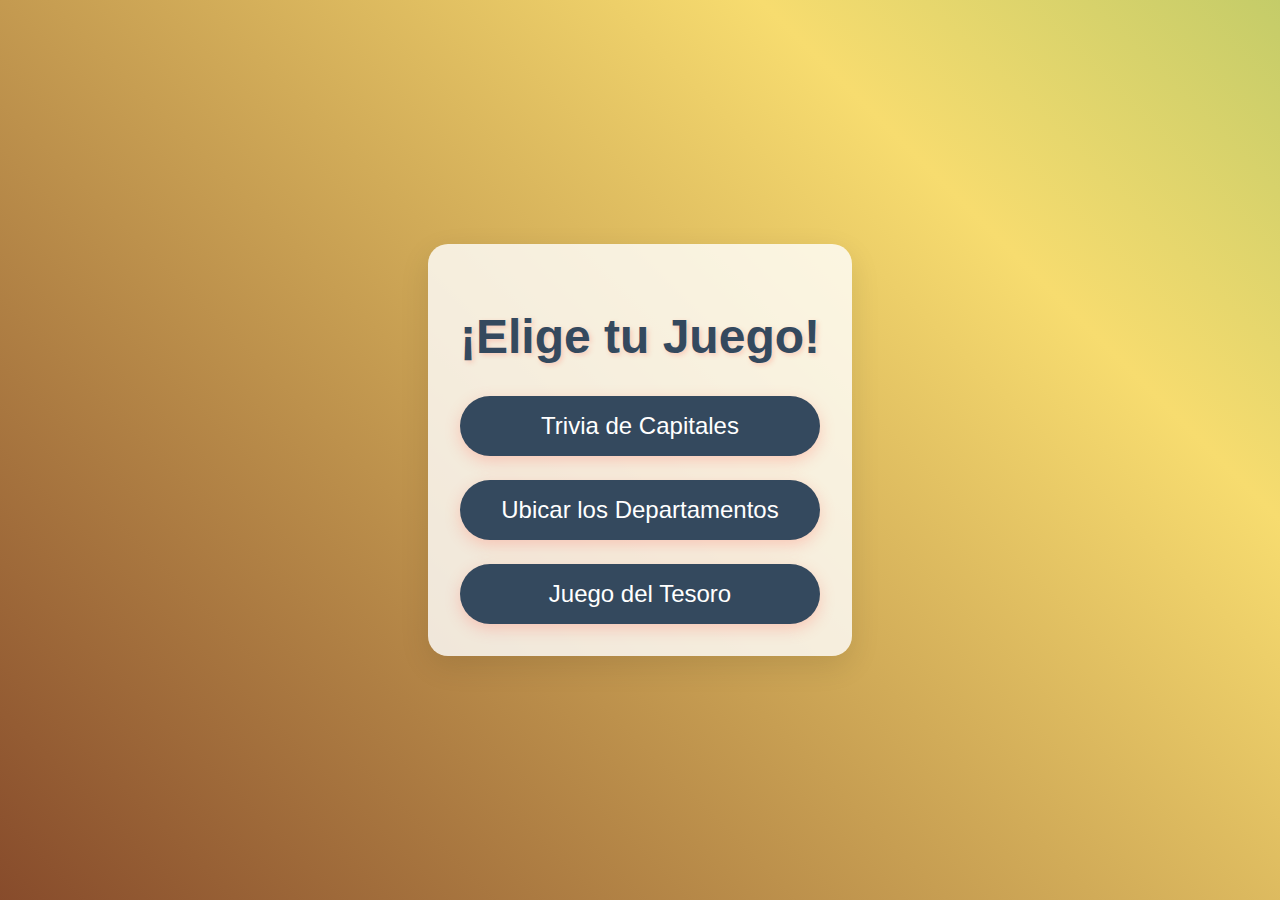
<file: intermedio.html>
<!DOCTYPE html>
<html lang="es">
<head>
    <meta charset="UTF-8">
    <meta name="viewport" content="width=device-width, initial-scale=1.0">
    <title>Seleccionar Nivel - Intermedio</title>
    <link rel="stylesheet" href="intermedio.css">
</head>
<body>
    <div class="fondo-dinamico"></div>
    <div class="contenedor-seleccion">
        <h1>¡Elige tu Juego!</h1>
        <div class="botones-juegos">
            <a href="trivia.html" class="boton">Trivia de Capitales</a>
            <a href="capitales.html" class="boton">Ubicar los Departamentos</a>
            <a href="rally.html" class="boton">Juego del Tesoro</a>
        </div>
    </div>
</body>
</html>
</file>
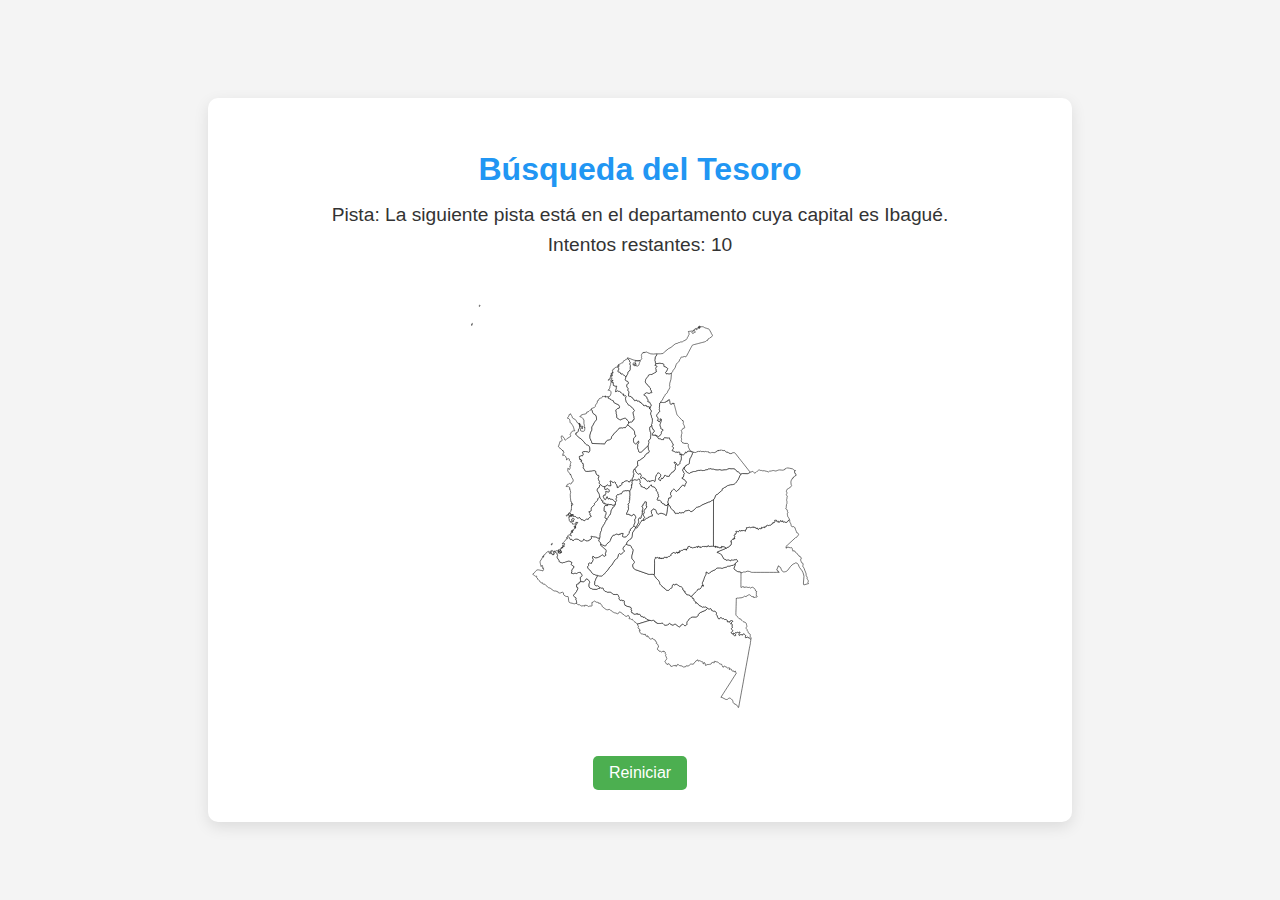
<file: rally.html>
<!DOCTYPE html>
<html lang="es">
<head>
    <meta charset="UTF-8">
    <meta name="viewport" content="width=device-width, initial-scale=1.0">
    <title>Búsqueda del Tesoro</title>
    <link rel="stylesheet" href="rally.css">
</head>
<body>
    <div class="contenedor-juego">
        <h1>Búsqueda del Tesoro</h1>
        <div class="info">
            <p>Pista: <span id="pista">Cargando...</span></p>
            <p>Intentos restantes: <span id="intentos">10</span></p>
        </div>
        <div class="mapa" id="mapa-container">
            <svg  version="1.2" viewbox="0 0 1000 1000"  xmlns="http://www.w3.org/2000/svg">
                <g id="features">
                 <path d="M308.8 605.6l4.6 3.1 1.5 1.6 0.1 1 0.3 1.1 0.6 1.8 0.1 0.6 0 0.5-0.2 0.6-0.6 1.8-0.1 0.4 0 0.5 0.1 0.5 0.8 2 3.7 5.3 0.1 0.5 0.2 1.7 0.2 0.4 0.5 0.5 1.4 0.6 1.6 0.4 1.8 0.6 1.2 0.1 0.9 0 2.4-0.8 1.6 0 1.5-0.6 0.8-0.6 0.3-0.3 1.4-0.2 1.4-0.2 1-0.3 0.1-0.2 0.5-0.3 0.2-0.2 0.3-0.1 0.9-0.1 0.6-0.1 0.8 0 0.5 0.1 0.9 0.4 4.6 2 0.5 0.9-0.1 1.5-0.8 1.2-0.2 0.8-0.2 0.3-0.1 0.5 0.2 0.4 0.4 0.4 3.1 2.3 0.7 0.4 0.5 0.2 1 0.5 0.7 1.3-0.6 1.5-0.1 0.2-0.3 0.1-0.6 0.2-0.2 0.2-0.2 0.4 0 0.4-0.4 0.8-1.8 1.5-0.8 2-0.1 0.5 0 0.7 0.3 0.8-0.1 0.7-0.2 0.8-1.3 3 3.1 1 0.4-0.2 0.2 0 0.4 0.2 0.6 0.3 2.5-0.9 0.9 0 0.8-0.3 0.3 0 0.2 0.1 0.2 0.3 0.4 0.3 0.9 0.2 0.6 0.1 0.5-0.1 0.4-0.2 0.5-0.5 0.4-0.3 0.6-0.6 0.3-0.2 1.6-0.4 2.1-0.3 1.6-0.5 0.5 0.2 0.3 0.2 1.6 2.5 1.5 2.2 0.5 0.4 0.2 0.2 0.3 0.4 0 0.5 0 0.5-0.3 1-0.2 0.5-0.6 0.7-0.5 0.6-2.5 1.5-0.2 1 0.3 4.3 0.5 2.4 0.1 1.9-1.6 1.4-0.9 0-0.2-0.3-0.1-0.2-0.2 0-0.1 0.2-0.1 0.6 0.1 1.1 0 0.6-0.2 0.4-0.7 0.7-0.6 0.4-3.6 1.3-0.8 0.3-0.1 0.7-0.1 2.2 0.3 2.8 0.1 0.3 0.2 0 0.3 0 0.3 0.1 1 0.8 0.7 0.2 0.2 0.2 0.1 0.5 0 0.4-0.4 1.4-0.2 0.4-2.5 5.3-1.4 2.5-1 0.6-0.9 1.3-3.1 3.9-1.1 1.1 2 2 2.4 2 0.9 0.6 0.8 0.3 0.3 0.4 0.2 0.5 0 0.8-0.2 0.3-0.2 0.2-0.2 0.1-0.2 0.3 0 0.5 0.1 0.6 1 2.3 0.2 0.8 0.1 1.5 0.5 1 0.1 1.1-0.1 0.3-0.1 0.4-0.3 0.2-0.2 0.1-0.2 0.8-0.1 0.3-0.6-0.1-0.9 0.1-2.6 1-1.1 0-0.8-0.2-0.7-0.4-1-0.3-5.4-1.1-1.7-0.7-1.4-1-0.5-1.3-0.2-1.5-0.5-1.7-0.3-5.4-0.7-2.4-2.1-0.5-0.2 0-1.5 0.2-1.9-0.7-3.3-2.3-1.1-1.6-0.3-3.7-1.5-1.1-1.3-0.1-4 1.6-1 0.2-1 0-1.1-0.3-1.2-0.4-0.5-0.5-0.1-0.5 0-0.6-0.2-0.5-0.5-0.5-0.2-0.1-0.3 0.2-0.6 0-3.4-1.3-3.6-0.2-2.1-1-6.6-5-1.1-0.5-3-0.8-0.9-0.5-1.2-0.9-4.8-5.3-0.6-0.5-0.3-0.3-2.8-0.6-0.8 0.1-0.7 0.4-0.3-0.8-1.1-1.2-0.2-0.5 0-1-0.5-0.1-0.7 0.2-0.8 0.2-1.2-0.4-1-0.8-0.8-1-0.5-1.1-0.5-0.9-1.5-1.2-1-1.5-3-2 0.8-0.4-0.4-0.9-0.6-0.5-0.7-0.5-0.4-0.5-0.1-0.8 0.1-1 0-0.9-0.3-0.8-0.4-0.1-0.6 0.3-1 0.5-0.4-0.5-0.6-0.5-0.6-0.1-0.5-0.4-1.1-0.6-0.5-0.3-1.3-0.8-0.7-0.8-0.5-0.7 0.3-0.9 0.4-0.5 0.8-0.3 0.9-0.2 0.9-0.9 0.8-1.5 0.7-0.9 1.3-1.3 1.1-1.2 0.7-0.8 1-0.8 2.4-0.6 1.1 0.2 0.9-0.1 1.1 0.3 1 0.4 1 0.3 1.7 0.1 1.2 0.2 1.4 0.2 0.3 0.1 0.3 0.5 0.5 0.3 0.5 0.2 0.5-0.1 0-0.7 0.1-0.4 0.1-0.8 0.7-0.8 0.4-1.3-0.4-0.8 0.1-0.7 0-0.2 0.2-0.3 0.1-0.3 0-0.4-0.1-0.3-0.2 0.2-0.3 0.6-0.7 0.4-1 0-0.3-0.7 0-0.9 0.2-1.1 0-0.7 0.3-1.3 0.1-0.6-0.2-0.4-0.4-0.5-0.5-0.5-0.5-0.2-0.6 0.4-0.4 0.6-0.5 1.6-0.6 0.3-0.4-0.4 0-1-0.2-1.4-0.6-1.8-0.5-2.4-0.4-1.7-0.2-2.2 0.6-1.2 0.6-1.4 0.4-1.3 1.4-0.6 0.4-1.4 1.5-2.7 1.1-2.2 0.6-1.5 0.7-0.8-0.3 0.8 0 0.9 0.1 0.8 0.2 0.9 0.8-2.3 0.4-2.5 0.6-1 0.9 0.3 1.3-1.6 1.2-1.5 1.3-1.8 1-0.4 0.9-0.9 1.1-1 1.3-0.8 0.6 0 0.5 1.2 0.6 1.4 0.8 1.3 1 1.4 1.2 0.1-0.6-1.8-0.3-1.4 0.1-1.6 0.4-0.7 0.7-0.7 0.6 0.9 0.4 1.5-0.3 1.2 0.5 0.8 0.4 1.1 0.4 0.9 0.8 0.8 0.4 0.3 1.8 0.9 0.8 0.3 0.5-0.1 0.9-0.5 1-0.3 0-0.3 0-0.4 0-0.3 0-0.1 0.1-0.3 0.1-0.2 0-1.8-0.2-0.8-0.2-0.8-0.5-0.8-0.3-0.9 0.5-0.5 1.1 0.2z m-2.9 1l0.1 0.3 1.2 1.4 0.4 1.1 0.1 1.7-0.6 1.4-1.4 0.4-1.1-0.7-1.4-1.4-1.1-1.5-0.5-1.1 0.2-0.7 0.3-0.3 0.3-0.3 0.3-0.5-0.4-0.6-0.7-1.3 0.1-0.6 0.5-0.3 0.8 0.5 1.2-0.4 1 0.6 0.3 0.9 0.4 0.5 0.1 0.6-0.1 0.3z" id="CONAR" name="Nariño" data-departamento="Nariño">
                 </path>
                 <path d="M357.9 721.8l0.1-0.3 0.2-0.8 0.2-0.1 0.3-0.2 0.1-0.4 0.1-0.3-0.1-1.1-0.5-1-0.1-1.5-0.2-0.8-1-2.3-0.1-0.6 0-0.5 0.2-0.3 0.2-0.1 0.2-0.2 0.2-0.3 0-0.8-0.2-0.5-0.3-0.4-0.8-0.3-0.9-0.6-2.4-2-2-2 1.1-1.1 3.1-3.9 0.9-1.3 1-0.6 1.4-2.5 2.5-5.3 0.2-0.4 0.4-1.4 0-0.4-0.1-0.5-0.2-0.2-0.7-0.2-1-0.8-0.3-0.1-0.3 0-0.2 0-0.1-0.3-0.3-2.8 0.1-2.2 0.1-0.7 0.8-0.3 3.6-1.3 0.6-0.4 0.7-0.7 0.2-0.4 0-0.6-0.1-1.1 0.1-0.6 0.1-0.2 0.2 0 0.1 0.2 0.2 0.3 0.9 0 1.6-1.4 1.7 0 4 0.3 1.3-0.3 1.4-0.8 1.1-1.3 2.7-4 0.8-0.2 0.8 0.3 0.9 0.6 1.7 0.7 0.8 1 1 1.5 0.1 0.6 0.9 0.8 0.6 1.4 0.2 0.7 0 0.7-0.2 0.9-0.9 1.7-0.2 0.9-0.2 4.4 0.5 2.2 1.2 1.9 1 0.7 3.6 1.1 2 1 1.6 0.3 7.1 0.2 0.8-0.2 0.5-0.3 0.5-0.4 0.6-0.5 0.7-0.3 0.7-0.2 1.6 0.1 0.9-0.2 0.4-0.5 0.3-0.6 0.5-0.5 0.1 0 0.7-0.1 0.7 0.1 1.4 0.6 0.9 0 1.9-0.2 0.9 0.2 0.7 0.6 0.2 0.6 0 0.7 0.1 0.9 0.6 1.1 2.8 3.3 0.9 0.5 2 0.2 1 0.5 0.9 0.6 0.9 0.3 1 0 3.4-0.2 2.3 0.2 2.1 1 3.1 3.3 2 0.7 4.3 0.3 2.8-0.4 1 0.2 1.2 0.6 0.6 0.3 0.4 0.5 0.2 0.5-0.1 1 0.1 0.5 0.4 0.8 1.2 1.4 0.4 0.9 0 0.8-0.4 1.7 0.2 0.9 0.7 1.7 0.8 1.1 1.1 0.4 1.7-0.4 1.2-0.5 0.6 0 0.7 0.3 0.1 0.3 0.1 0.8 0.2 0.3 0.5 0.1 0.5 0 1-0.3 1.9 0.4 0.6 1.4-0.4 3.4 0.2 0.7 0.7 2.3 0.2 1.7 0.4 0.5 2.2 0.8 3.2 1.7 5.7 1.1 1.8 1 1.3 1.5 0.3 2.1-0.3 0.6-0.5 0.6-0.2 0.6 0.7 0.4 1 0.4 0.2 0.2-0.2 0.4-0.7 1.3-0.3 0.4-0.1 0.3 0.6 1.1 0.1 0.4 0.1 0.9 0.2 0.7 0.4 0.2 0.4-0.1 0.8 0.2 0.4-0.1 0.3 0.1 0.5 0.2 0.2 0.4 0.4 1.1 0.2 0.4 0.8 0.4 1 0.4 1 0.1 0.8-0.1 0.9-0.2 0.5 0.2 0.4 0.3 0.9 0.1 0.7-0.3 0.5-1.5 0.8-0.3 0.8 0.3 0.3 0.8 0 0.8 0.4 0.6 0.8 0 1.8-0.7 1.1 0.2 1.8 0.9 0.5 0.4 0.3 0.5 0.1 0.4 0 0.4 0.5 1.5 0.2 0.4 0.4 0.5 0.6 0.3 0.4-0.1 0.4-0.2 0.5-0.1 0.5 0.1 0.3-0.1 0.3 0 0.5 0.3 0.2 0.3 0.2 1 0.3 0.3 0.9 0.1 0.9-0.4 0.9-0.3 0.9 0.5 2.7 2.1 1.7 1.9 1.1 0.8 2.4 1 3.9 1.1 0 0.1-27.8 8.6-0.1-0.5-0.1-0.6-0.3-0.2-0.6 0-0.3-0.1-0.5-0.7-0.6-0.8-0.6-0.5-3.1-1.8-1.3-1.1-2.2-2.2-1.4-2.4-0.5-0.4-0.5 0.1-0.4 0.2-0.4 0.3-0.2 0.1-0.7 0-0.3-0.2-0.2-0.3-0.2-0.2-0.4-0.3-0.2-0.2-0.3-0.2-1.3-0.1-1-0.2-0.5-0.1-0.9-0.3 0.4-0.7 1.4-1-1.7-3.6-0.7-1-1.1-0.9-0.6 0.1-1.3 2.1-0.5 0.4-0.5 0-0.9-0.3-1.7-0.3-1.1-0.5-0.7-0.5-2-2.3-0.4-0.2-0.4-0.2-0.9 0-0.5-0.1-0.5-0.6-2-2.7-1-0.8-1.1-0.5-2.2-0.7-1.1-0.1-0.7 0.2-0.5 0.5-0.2 1-0.3 0.6-0.6 0.8-0.8 0.6-0.7 0.3-1-0.6-3.2-1.2-2.8-0.5-1-0.7-1.2-0.4-3-1.8-2.4-2.2-0.9-0.3-0.5-0.3-0.6-0.7-0.8-0.7-1-0.4-1 0.1-2.2 0.5-1.1 0.2-1.2-0.1-1-0.3-0.8-0.3-1.4-0.8-2-1.5-0.5-0.7-3-1.9-1.3-1.2-0.6-0.8-0.2-1-0.2-0.6-3.4-4.3-0.3-0.6-0.4-0.8-1.2 0.2-1.3 0.4-0.9 0-0.3-0.4-0.2-1.3-0.3-0.5-0.5-0.2-0.5-0.1-1.1 0.1-1.3-0.1-1.1-0.2-1-0.5-1-0.6-1.4-1.5-0.5-0.2-0.5 0.1-0.9 0.7-0.3 0.2-0.3 0.2-1.2 1.5-0.5 0.2-0.6 0.1-1.1 0.1-0.4-0.1 0 0.3-0.1 3.8 0.5 3.4-0.9 0.6-5 0.5-1.3 0.7-0.8 0.1-0.9-0.3-1.4-1.3-0.8-0.5-0.7-0.2-2.5-0.3-1.7-0.5-0.7 0.2 0.2 2.1-0.8 0-1.8-0.8-0.7-0.1-3.5 0.5-0.7 0-0.8-0.3-0.8-0.6-1.1-1.1-0.6-0.4-0.8-0.3-0.6-0.1-2 0-1.6-0.5-1.9-2.2-1.1-0.3z" id="COPUT" name="Putumayo" data-departamento="Putumayo">
                 </path>
                 <path d="M363.9 320.1l0.1 0.2 0.6 2.4 0.3 0.9 0.3 0.9 0.3 4.3-0.3 1.1-0.3 0.5-0.2 0.9-0.9 0.7-0.4 0.5-0.4 0.7-0.9 5.2-0.7 0.8-0.8 0.5-1 1.1-1.1 0.7-1.4-0.2 0 2.1 0.1-0.1 0.1 0.2 0.1 0.3 0.1 0.2-0.1 0-0.2 0.1-0.3 0.1-0.1 0.2 0.4 0.7 0.5 0.7 6.5 5.9 5.2 3.7 5.3 5.8 4.1 5 1 0.8 1.3 0.9 1.8 0.2 0.7 0.3 0.5 0.4 2.3 1.9 0.6 0.9 1.1 3.2 0.2 5.7-0.2 1-0.2 0.4-1.7 2.9-1.2-0.1-0.7-0.4-0.9-0.3-4.2-1-1-0.1-3.3 0.3-1.4 0.3-1 0.4-0.8 0.4-0.2 0.7 0.2 0.4 0.2 0.7 0.2 0.2 0.3 0.1 0.3 0.3 0.3 0.5 0.2 0.8 0.3 2-0.3 0.7-0.4 0.6-0.7 0.6-0.1 0.3-0.5 0.2-2.4-0.2-1.6 1-0.7 0.1-1.5 0.4-0.7 0.3 0.1 0.5 0 1.9 0.2 0.5 0.7 0.6 0.2 0.5-0.1 0.3-1 1.1 0.5 0 0.4 0 0.4 0.1 0.1 0.4 0.1 0.6 0.1 0.3 0.3 0.2 0.6 0.1-0.1-0.3 0.4-0.5 0.5-0.4 0.2 0.3-0.1 0.5-0.2 0.4 0 0.5 0.3 0.6 0.4 0.1 1.1 0.1 0.3 0.3-0.1 0.7-0.3 0.1-0.4-0.3-0.3 0-0.4 0.8-0.1 1 0.2 0.6 0.7-0.3 0.7 0.3 0.5 0.6 0.2 0.7 0 0.9 0.5 0.5 0.4 0.6 0.4 0.5 0.7-0.2 1.2 1.5 0.1 0.4-0.5 0.5-0.3 0.7 0.1 0.5 0.8 0.2-0.1 0.3-0.2 0.2-0.3 0.2-0.4 0 0.4 0.8 0.4 0.6 0.1 0.6-0.6 0.8 0.3 0 0.4 0.3-0.4 0.5-0.3 0.9-0.1 1 0.1 0.8 0.4 0.3 0.4 0.2 0.4 0 0.2 0.2 0.2 1.1 0.1 0.3 1.4 1.5 0.6 0.9 0.1 1 0.4 0.5 0.1 0.2 0.7 0.5 1.3 0.4 1.3 0.1 4-0.1 2.3-0.5 2.8-0.3 2.4-0.2 1.7-0.4 1.9-0.2 2 0 1.7 0.2 1 0.7 0.4 0.9 0.5 3.1 1.2 3.1 1.4 1.9 1.3 0.5 1.3 0 1.3 0.6 0.3 2.4-1.4 3.4-0.1 1.3 0.3 1.3 0.3 1.2 1.4 2.3 0.4 0.8 0.2 1.3-0.6 2.1-0.1 0.8 0.5 1 0.3 0.4 2 2-1.9 2-0.1 1.4-0.6 2.8-2.6 1.6-1 0.8-0.9 2.9 0.1 2.2 4.2 6.8 0.5 1.8-0.1 1.5 0.8 1.3-0.1 2.5-1.5 1.4-0.5 0.4-0.8 0.9-0.5 0.6-1.3 3.7-0.1 0.4-2.1 2.3-4.1 3.6-0.4 0.5-0.4 0.6-0.2 0.7-0.1 0.6 0.3 0.5 0.2 0.8-0.7 1.1-1.5 1.6-1.4 0.9-2.7 2.4-0.4 0.8-0.8 2.7 0 0.6 0.4 0.9 0.1 0.9-0.7 2.3-0.7 0.6-0.3 0.2-0.4 0.2-0.5 0.1-0.6 0.2-0.9 0.2-0.4 0-0.6-0.2-0.2 0-0.1 0.2 0.1 0.4 0.9 1.6 0.5 0.6 0.5 0.5 0.4 0.2 0.2 0.3 0.1 0.5-0.3 2.4 0.2 1.3 2.1 1.1 0.8 0.8-0.2 0.6-0.1 0.3-1.4 1.4-1.2 0.3-1.2 0.6-1.3 1.4-1.2 1.6-0.2 0.5 0 0.4-0.1 0.3-0.3 0.2-0.6 0-2.5-0.6-0.6 0-0.6 0.2-0.7 0.8-0.9 0.6-1.6 1.7-0.7 0.2-0.9-0.1-1.6-0.7-0.7-0.2-0.5-0.3-0.2-0.2 0-0.2-0.1-0.1-0.7-0.2-1.6 0.2-1.3-0.6-2-3.3-0.6-0.6-0.6-0.2-0.5 0-0.7-0.1-0.3 0-0.3 0.1-0.4 0.6-0.4 0.3-0.5 0.1-0.5 0.1-1.1-0.2-0.8 0-0.2-0.1-0.6-0.8-2.2-2.3-0.6-0.1-1-0.7-0.4-0.1-0.5 0-1.2 0.4-0.3 0.1-0.2 0.3-0.4 0.1-0.3 0-0.5-0.4-0.4-0.4-0.3-0.4-0.1-0.5 0-1.3-0.3-0.8-0.1 0 0.9-1.2-4.2 0-0.8-0.2-0.7-0.8-1.9-3.1 1.4-2.1 0.3-0.8 0.4-2.1 0.5-0.8 1.2-0.6 0-0.3-1.1 0.3 0.2-1.4 0.5-2.4 0.1-6.9 0.1 0.4 0.2 0.4 0.3 0.3 0.4 0.3 0.2-0.5 0.1-0.9-0.1-0.7-1.2-0.7-0.2-0.6-0.1-0.8-0.1-0.7 1.1 0.1 0.9 0.6 0.7 0.9 0.4 0.8 0.3 0-0.6-1.6-2.1-2.6-0.3-1.7-0.3 0.1-0.6 0.2-0.2 0.1-0.5-2.1-0.6-6.5-0.3-0.9-0.3-7.6 0.3-1.7 0.4-1.7 0.7-1.5-0.8-0.4 0-1.1 0.1-1.1-0.2-0.6-0.5-0.4-0.3-1-0.1-2-0.7 0.2-0.5-0.2-0.2-0.6 0-0.8 0.4 0 0.2 0.2 0.2 0.1 0.2 0 0.4-0.3-0.5-0.4-0.2-0.4-0.4-1.6 0.1-0.2-0.1-0.2-0.3-0.3-0.2-0.1-0.8-0.2-0.4-0.1-0.5-0.5-0.4-0.6-0.4-0.4-0.7-0.2-0.8 0-0.5 0.1-0.3 0.4-0.2 0.5-0.6-0.5-0.6 0-0.5 0.2-0.4 0-0.3-0.6 0.1-0.5 0.5-0.3 0.6-0.1 0.5-0.5 1.1-2.5 0.6-0.8 0.5-0.1 1.1-0.1 0.5-0.1 0.6-0.5 0.5-0.4 0.5-0.4 0.7-0.1 0.9 0.3 0.8 0.5 0.8 0.3 1.1-0.4 0.4-0.3 0.1-0.3 0-0.4 0.3-0.4 0-0.2-0.1-0.6 0.1-0.3 0.2 0 0.3 0 0.3 0.1 0.2-0.2 0.2-0.6 0.6-0.4 0.6-0.4 0.5-0.4 0.3-0.5 0.3-0.6 0.2-0.6 0.1-0.6-0.2-2.1-0.7-1.8-2.1-3.3-0.2-0.2-0.3-0.2-0.1-1.2-2-5.4-0.4 0 0 1.3-0.3 0-0.8-2.2-1.3-2-3.1-3.8-0.5-0.9-0.2-0.7 0-2.1 0.4-1.8 0-0.9-0.4-0.6 0.4-0.3 1.9 1.6 1.2 1.5 0.5-0.4 0.5-0.8 0.7-1.9 0.2-1 0-0.9 0-0.7-0.2-0.6-0.9-1.3 0.1-0.4 1.2-0.4 0.1 0.3 0.2 0.2 0.2 0.1 0.1 0.1 0.3-0.8-0.2-0.7-0.5-0.5-0.6-0.4 0-0.4 0.8-1.3 0.2-0.8 0-1 0.7-0.8 0.2-1.1-0.1-1.2-0.4-0.8-1.7-1.3-0.4-0.4-0.2-0.4-0.3-0.3-0.5-0.3 0-0.6 0.3-1.1 0-0.6-0.1-0.7-0.4-0.2-0.5-0.2-1.7-0.9-1.2 0.2-1 0.8-0.6 0.8 0.2 0.3 0.1 0.4-0.4 0.1-0.2 0.1-0.4 0.2-0.3 0-0.1-1.3 0.1-0.6 0.3-0.6-2.1-4.5-1-1.4-1.5-1.4-0.7-0.5-1.4-0.3-0.2-0.3-0.2-0.2-0.6 0.2-0.1 0.3 0 0.5-0.1 0.4-0.5 0.2-0.2-3.5 0.4-1.5 1.4-0.6 0.6-0.9-0.6-2-1.6-3-0.3 0 0.3 0.6 0.2 0.2 0.2 0.2 0 0.4-0.4 0-0.8-1.2-3.8-4-0.5-0.3-0.9-0.1-0.5-0.3-0.3-0.6-0.4-0.6-0.7-0.3 0.3-0.3-0.6-0.2-0.6-0.5-0.5-0.6-0.4-0.5-0.4-0.1 2.1-6.6 1.8-5.7 1.2 0.2 1.1-0.1 1-0.6 0.7-1 0.5-1.3-0.1-0.7-0.2-0.2 0-0.1 0-0.2-0.1-0.1 0-0.1-0.1-0.3-0.1-0.2-0.4-0.9-0.3-0.5-0.5-1.6 0-0.2-0.1-0.6-0.1-1.4 0.3-1.8 0.8-0.5 0.4-0.2 0.5 0.3 2.6 2.1 0.5 0.6-0.1 0.1-0.2 0.5 0 0.2 0.2 0.1 0.4 0.1 0.1 0.1 1 1.4 0.4 0.5 0.4 0.7 0.5 2.1 0.1 0.5 0.6 0.5 0.2 0 0.9-0.1 1.3-1 1-1 1.3-1.3 0.3-0.2 0.8-0.5 6-3.8 1.5-1.3-0.3-1-0.7-0.6-0.4-0.3-0.6-1.5 0.1-0.7 1.5-1.8 0-0.1 1.3-2.9 1.1-1.1 1.5-0.8 1.6-0.5 0.1-0.1 1.6-0.3 1.6 0 0.2 0 0.3-0.2-0.4-0.8-0.5-0.5-0.5-0.4-0.5-0.5-0.3-0.7-0.1-1 0-0.2-0.7-2.5-0.4-1.5-1.5-2.9-0.4-0.7-0.1-0.1-1.2-1.8-1.1-2.3-0.4-0.5-0.7-0.3-0.6-0.1-0.7-0.2-0.6-0.9-0.4-1.8-0.4-3.5-0.7-1.8-0.9-1.4-0.5-0.5-0.9-0.3-1.5 0.2-0.4-0.3 0-1.2 0.4-1.5 0.3-0.4 0.2-0.2 1.4-1.4 0.1-0.1 0.1-0.3 0.5-1-0.1-0.9-0.2-0.6 0-0.3 0.9-0.6 0.8-0.1 0.3-0.1 0.5 0 0.5-0.4 0.1-0.5 0-0.2 0-0.2 0.1-0.2 0.1-0.1 0.1-0.1 0-0.1 0.3 0.1 0.2 0.2 0.3 0.2 0.5 1.8 0.6 1 0.6 0.6 0.6 0.7 0.4 0.7 0.3 1 0.5 2 0.4 1 3.3 2.3 2.5 1 0.8 0.6 0.5 0.6 4.1 6.8 1.1 0.8 0.7 0.1 1.4 0.1 0.2 0z m-22.7 209.1l0-0.1 0.1-0.7 0.3-0.6 0.6-0.5 0.7-0.1 0.7 0.1 0.5-0.1 0.2-0.7 0.2-0.4 0.5-0.3 0.6-0.2 0.6 0.2 0.8 1 0.3 0.1 0.8-0.2 0.7-0.4 0 0.3 0.1 0.4-0.1 0.2-0.1 0.3-0.3 0.2-0.3 0.2-0.3 0.1-0.4-0.1-0.2-0.1-0.6-0.7-0.5-0.1-0.6 0.1-2.3 1.8-2 0.3z m4.1-5.7l1.1 0.5 1-0.1 1.1-0.2 0.9 0.2-0.9 1.4-0.6 0.6-0.7-0.2-0.9-1.1-1.2 0.4-1.2 0.2-2.7 0-1-0.2-0.6-0.1-0.8 0.2-0.4 0.3-0.4 0.5-0.3 0.4-1.9 0.6-0.2 0.1-0.2-0.4 0-0.7 0.2-0.7 0.5-0.3 0.7-0.2 1.1-1 0.6-0.2 0.7 0.1 1.2 0.3 0.7 0-0.2-0.4-0.8-0.6-0.3-0.4 1.7 0-1.2-0.3 0.1-0.5 0.9-0.6 0.9-0.4-0.3-0.1-0.2-0.1-0.2-0.1-0.4 0 0.1-0.3 0.1-0.1 0.2-0.3 1.4 0.7 0.7 0.6 0.6 0.7 0.4 0.9 0.7 0.9z" id="COCHO" name="Chocó" data-departamento="Chocó">
                 </path>
                 <path d="M725.8 653.3l0-0.1-0.2-0.1-1.6-0.8-2.3-0.7-2.4-0.2-1.5-0.5-2.6-1.4-5.4-4.4-0.3-0.9 0.1-0.8 2.1-5.3 0.6-2.6 0.2-2.2 0.1-1.1 1.5-1.2 2-1.3 0.4-0.5 1.3-0.8 0.3-0.8-0.1-0.3-0.2-0.3-1-1.2-0.9-1.4-0.7-0.5-0.6 0-0.6 0.4-0.8 0.3-1.5-0.1-0.6 0.1-0.2 0.3 0 0.2-0.3 0.1-0.4 0-0.5 0-1.5 0.5-1.2 0-0.6-0.2-0.3-0.3-0.3-0.2-0.7 0-0.9 0.3-0.8 0-0.4 0.2 0 0.3 0 0.4-0.1 0.5-0.5 0.3-0.7-0.3-1.2-0.7-0.6 0-2.8-0.9-0.7-0.1-0.7 0.2-0.7 0.3-0.3 0.2-1.9 0.3-0.1-1-0.4-0.5-0.5-0.3-0.3 0-1.1-0.3-2.5-0.7-1-0.7-0.6-0.7-0.7-1.5-2.1-4.1-2.5-3.5-1.1-1.1-1.1-0.6-1.2-0.4-2.5-1.3-2.9-0.9-0.5-0.5 0.1-0.4 0.6-0.5 20.1-8.3 1.6-1.4 4.3-1.8 1.2-0.7 0.6-0.7 0.1-0.6 0.2-0.6 0.4-0.6 2.6-1.6 0.3-1 0-1.1-0.2-1.1-0.5-0.8-0.1-0.5 0.2-0.3 0.5-0.2 0.6-0.3 0.2-0.4-0.1-0.5-0.4-0.3-0.5-0.2-0.7-0.1-0.5-0.1-0.2-0.3 0.3-0.3 0.4-0.3 0.4-0.4 0.9-1.5 1.1-1.3 0.7-0.6 1.2-0.7 0.2-0.4 0.2-0.2 0.2 0 0.7 0.6 0.4 0.2 0.7-0.3 0.1-0.6-0.2-0.6 0.1-0.7 0.2-0.2 0.2 0 0.2 0.4 0.2 0.5 0.1 0.4 0.3 0.2 0.5-0.3 0.2-0.6-0.1-0.8-0.8-1.4 0.1-0.9 0.4-0.3 0.5-0.1 0.3 0 0.1-0.3-0.2-0.4-0.4-0.6-0.7-0.6-0.4-0.6-0.1-0.7 0.7-0.8 0.4-0.5 0.2-0.7 0.3-0.2 0-1.3 2.1 0 0.5-0.4 0.4-2.2 0.3-0.8-1.1-1.6-0.3-0.5 1-0.3 1.4 0 1.2 0.1 0.6 0.4 0.2 0.3 0.5 0.3 0.6 0.1 0.5 0.1 1.4-2 0.5-0.6 0.7-0.4 0.9-0.1 0.5 0.2 0.4 0.5 0.2 0.6 0.2 0.3 0.1 0.2 0.4-0.4 0.5-1 0.8-0.1 3.5 0.1 1.3-0.2 0.9-0.3 0.8 0 1 0.8 0.9 0.8 0.5 0.2 0.3-0.5 0.2-2.6 0.3-0.5 0.7 0 0.9-0.8 0.2-2-0.1-0.5-0.4-0.4 0.2-0.5 0.5-0.3 0.9-0.1 0.8 0.1 1.1 0 1.2-0.2 1.5-0.7 1-0.3 0.8 0.3 0.5 0.5 0.5 0.5 0.4 0.2 0.4-0.2 0.9-0.3 1-0.2 2-0.6 1 0 0.9 0.6 0.4 0 0-0.7 0.4-0.6 0.7-0.2 0.6 0.4 0.4 0.6 0.4 0.5 0.6 0 0.6-0.1 0.3 0.1 0.6 0.7 0.9 0.3 0.3 0.3 0.1 0.3-0.1 0.7 0.1 0.1 0.4 0 1.2-0.9 0.6-0.2 0.5 0.3 0.4 0.2 0.5 0.4 0.4 0.1-0.2 1.4 0.3 0.2 0.2 0.4 0.5 0.3 0.7-0.2 0.5-0.5 0.7-1.1 0.6-0.5 0.6 0.3 3.3 0.4 0.7-0.4-0.1-2 0.3-0.8 0.4-0.2 0.3 0 0.3 0.1 0.4 0.1 0 0.2 0 0.2 0.1 0.2 0.2 0.2 0.2 0 0.7 0 1.7-0.9 0.6-0.2 0.5 0.3 0.6 0.8 1.1-0.1 0-0.9-0.3-1 0.7-0.5 0.5 0 1 0.3 0.6 0 0.6-0.2 0.2-0.6-0.1-0.7 0.1-0.6 0.4-0.1 1.1-0.2 1.1-0.9 0.6 0.1 0.9 0.4 0.8 0.3 1.6-0.2 0.6-0.3 0.5-0.5 0.5-0.4 0.6 0.1 0.6 0.4 0.5 0.1 0.3-0.2 0.4-0.8 0.6-0.8 0.8-0.6 0.7-0.2 0.6-0.1 0.3-0.1 0.2-0.5 0.6-0.4 0.6-0.2 0.4 0-0.5-0.7-0.2-0.6 0.3-0.7 1.1-0.2 2.2 0 0.4-0.3 0.2-0.8 0.3-0.9 0.6-0.6-0.3-0.6-0.6-0.8 0-0.8 0.7-0.4 1.1 0 2.2 0.4 1.1 0.4 0.3 1.1 0.1 1.2 0.4 0.8 2-1.1 1.3-0.5 0.5 0.7-0.2 0.5-0.3 0.5-0.1 0.5 0.3 0.4 0.7 0.2 0.6-0.4 1.2-1.4 0.4-0.5 0.6-1.3 0.4-0.6 0.7-0.2 0.5 0.5 0.7 1.3 1 0.7 0.7-0.3 1.1-1.8 0.3 0.7 0.1 1.8 0.3 0.6 0.6 0.1 0.7-0.3 1.2-0.9 1.8 1.1 1.9 0.7 2-0.1 2.1-1.5 2.4-3.4 0.7-0.5 0.9-0.4 0.3 0.2 0.5 1.2 0.1 3.1 0.3 1.1 2 3.5 0.5 1.3 0 0.1-0.1 0.2 0 0.1 0 0.1 0.1 0.2-0.1 0.2 0.1 0.1 0 0.1 0 0.1 0.1 0.1 0.1 0.1 0.1 1.1 0.3 1.2 0.9 1.1 1 0.4 0.9 0.1 1-0.2 1-0.1 1.9 0.9 1.5 1.9 1.2 3.4-0.1 0.1 0 0.2 0.1 0.2 0.1 0.6 0 0.2 0 0.1 0.2 0.1 0.2 0.1 0.1 0.1 0.1 0.1 0.1 0.2 0 0.2 0 0.2 0 0.1 0 0.1 0.1 0.1 0.1 0.2 0.1 0.1 0.1 0.1 0.1 0 0.7 1.9 0 0.1 0 0.1 0 0.3 0 0.1 0 0.1 0.1 0.3 0 0.3 0.1 0.2 0.1 0.3 0.1 0.2 0.1 0.1 0.1 0.1 0.2 0.1 0.3 0 0.2 0 0.3 0 0.1 0.1 0.2 0 0.1 0.1 0.3 0.2 0.1 0.1 0.2 0.1 0.2 0.1 0.2 0 0.2 0.1 0.3 0.2 0.1 0.2 0.1 0.2 0.1 0.3 0 0.3 0.1 0.2 0.1 0.2 0.1 0.2 0.1 0.1 0.1 0.1 0.1 0.2 0.1 0.2 0 0.1 0.1 0.2 0.1 0.1 0 0.2 0.1 0 0 0.2 0 0.2 0.1 0.3-0.4 0.6-0.2 0.1-0.1 0.2-0.1 0.1 0 0.1 0.1 0.1-0.6 0.8-1.5 1.9-0.1 0.1-0.1 0-0.1 0-0.2 0.1-0.1 0.1-0.2 0.3 0 0.2 0 0.2-0.7 0.9-0.6 0.5-0.6 0.2-1.1 0.2-0.6 0.3-0.9 0.9-2.2 2-2.2 2-2.1 2-2.2 2-2.2 2-2.1 2-2.2 2-2.2 2-0.6 0.6-0.7 0.6-1.2 1.1 0 3.6 0 0.2 0.1 0 0.1 0 0 0.1 0.1 0 0.1 0 0-0.1 0.1 0 0-0.1 0.2 0 0.1 0 0.1 0 0.1 0 0.1 0 0.1 0 0.1-0.1 0-0.1 0.1 0 0-0.1 0-0.1 0.1-0.1 0-0.1 0.1-0.1 0-0.1-0.1 0 0-0.1 0.1-0.1 0-0.1 0.1 0 0-0.1 0.1-0.1 0-0.1 0.1-0.1 0-0.1 0.1-0.1 0.1-0.1 0.7-0.2 0.1 0 0.2 0.1 0.1 0 0.1 0.1 0.2 0 0.1 0 0.2 0 0.1 0 0.2 0 0.1 0 0.1 0 0.1 0 0-0.1 0.1 0 0.1-0.1 0.1 0 0.1 0 0.1 0 0.2 0 0.1-0.1 0.1-0.1 0.1 0 0.1-0.1 0.1 0 0.1 0 0.1 0 0.1 0 0.1 0 0.1 0 0.1 0 0.3 0.4-0.1 0.1-0.1 0.1 0 0.1 0.1 0.2 0 0.1 0.1 0 0.1 0 0.1 0.1 0.1 0.1 0.2 0 0.2 0.1 0.2 0 0.1 0 0.1 0 0.1 0.1 0.3 0.1 0.2 0.1 0.2 0 0.2 0 0.2 0.1 0.1 0 0.1 0.1 0.2 0 0.2 0 0.1 0 0.1 0 0.1 0 0.1 0 0.1 0.1 0.1 0 0.1 0.1 0.1 0 0.1 0 0.1 0.1 0.1 0 0.1-0.1 0.1 0 0.1 0 0.1-0.1 0.1-0.1 0-0.1 0.1-0.1 0.1-0.1 0.1-0.1 0.1 0 0.2-0.1 0.2 0 0.1-0.1 0.1 0 0.9 0.7 0.7 1.2 0.4 0.9 0.3 2.3 0.3 1.1 0.3 0.3 0 0.2 0 0.3 0 0.2 0 0.1 0 0.1 0.1 0.1 0 0.2 0.1 0.1 0.1 0 0 0.1 0.1 0.1 0.1 0.1 0.1 0 0.1 0 0.1 0 0.1-0.1 0-0.1 0.1-0.1 0.1-0.1 0.1-0.1 0.2-0.1 0-0.1 0.1 0 0.1-0.1 0.1 0 0.2 0 0.1-0.1 0.1 0 0.1-0.1 0.1 0 0.1 0 0.1 0 0.1 0.1 0.1 0 0.1 0.1 0.1 0 0.1 0.1 0.1 0 0.1 0.1 0.1 0 0.1-0.1 0.1 0 0.1 0 0.1 0 0.2 0 0.1 0 0.3 0.3 0.1 0.3 0.1 0.1 0.3 1 0.1 0.2 0 0.1 0.1 0.1 0 0.1 0 0.1 0.1 0.1 0.1 0.1 0.1 0 0.1 0 0.1-0.1 1 0.5 0.2 0.3 0.2 0.5 0.8 0.9 0.2 0.2 0.7 0.2 0.3 0.5 0.3 0.5 0.3 0.6 0.5 0.3 1.1 0.7 0.5 0.4 0.2 0.4 0 0.1 0 0.1 0.1 0.1 0.1 0.1 0 0.1 0.1 0.1 0 0.1 0.1 0.1 0.1 0.1 0.2 0.1 0.1 0.1 0.1 0 0 0.1 0.1 0.1 0.1 0.1 0 0.1 0 0.1 0.1 0.1 0.1 0 0 0.1 0.1 0 0.1 0.1 0.1 0 0 0.1 0.1 0.1 0 0.1 0 0.1 0 0.1 0 0.1 0.1 0.2 0 0.1 0.1 0.1 0.1 0.1 0 0.1 0.1 0 0.1 0.1 0.1 0 0.2 0 0 0.1 0.1 0 0 0.1 0.1 0 0.1 0.1 0.1 0.1 0.1 0.1 0.1 0 0.2 0 0.1-0.1 0.2 0 0.1 0 0.1 0.1 0.1 0 0.1 0.1 0 0.1 0.1 0 0 0.1 0.1 0.1 0 0.1 0.2 0.1 0.1 0.1 0.1 0.1 0.1 0 0.1 0.1 0 0.1 0.1 0 0.1 0.1 0.1 0 0.1 0.1 0.1 0 0.2 0.1 0.1 0.1 0.1 0 0.1 0.1 0.1 0.1 0 0.1 0.1 0.1 0.1 0 0 0.1 0.1 0.1 0 0.1 0 0.2 0 0.1 0 0.1 0.2 0.1 0.1 0.1 0.1 0.2 0.1 0.2 0 0.1 0.1 0 0.1 0.1 0.1 0.1 0.2 0.2 0.1 0.2 0.1 0.1 0.1 0.1 0.1 0.2 0 0.1 0 0.1 0 0.1-0.1 0.1-0.1 0.1-0.1 0.2-0.1 0.2 0 0.1-0.1 0.1 0 0.1-0.1 0.1-0.1 0 0 0.1-0.1 0-0.1 0.1-0.1 0.1-0.1 0 0 0.1-0.1 0-0.1 0.1-0.1 0 0 0.1-0.1 0.1 0 0.1-0.1 0.1 0 0.1 0 0.1 0 0.1 0 0.1 0 0.1 0.1 0.1 0 0.1 0.1 0 0 0.1 0 0.1 0 0.1 0 0.1-0.1 0.2 0 0.1 0 0.2 0 0.1-0.1 0.1-0.1 0.1 0 0.1-0.1 0.1 0 0.2 0 0.1 0 0.1 0.1 0.1 0 0.1 0.1 0.2 0.2 0.2 0 0.1 0.1 0.1 0.1 0.1 0 0.1 0.1 0.1 0.1 0.1 0.1 0.1 0 0.1 0 0.1 0.1 0 0 0.1 0 0.2 0 0.1 0 0.1 0 0.2 0.1 0.1 0.1 0.1 0.1 0.2 0 0.1 0 0.1 0 0.2 0 0.1 0.1 0.1 0 0.2 0.1 0.2 0.1 0.2 0.1 0.2 0 0.1 0.1 0.1 0 0.1 0.1 0.1 0.1 0.1 0 0.1 0.1 0 0 0.1 0 0.1 0.1 0 0 0.1 0.1 0.1 0 0.1 0.1 0.1 0 0.1 0.1 0.1 0.1 0.1 0.1 0.1 0.1 0.1 0.1 0.1 0 0.1 0.1 0.1 0 0.1 0.1 0 0 0.1 0.1 0 0 0.1 0.1 0 0.1 0.1 0.2 0 0.1 0.1 0.1 0 0.1-0.1 0.1 0 0-0.1 0.1 0 0.2 0.1 0.8 0.4 0.3 0.8 0.2 2.8-0.2 0.8-0.2 0.4-0.8 1.1 0.1 0.6 0.4 0.5 0.1 0.2 0.1 0.1 0.1 0.1 0.4 0.7 1 0.6 0.2 0.4 0.1 0.6 0.9 1.7 1.5 3.9 0 0.1 0 0.2 0 0.1 0.1 0.2 0 0.1 0 0.1 0 0.1 0 0.1 0.1 0.2 0 0.1 0 0.2 0.1 0.1 0 0.1 0.1 0.1 0 0.1 0.1 0.1 0.1 0 0.1 0.2 0.2 0.1 0 0.1 0.4 1 0 0.1 0 0.1 0 0.2 0 0.1 0 0.1 0.1 0.1 0.1 0.1 0.2 0.2 1.2 3.3 0.1 1.1 0 2.2 0.2 1 0.5 1.1 1.1 1.8 0.5 1.1 0.2 1.1-0.4 2.1 0.2 0.7 0.5 0.5 0.6 0.5 0.5 0.5 0.5 1 0.4 1.3 0.1 1.2-0.9 1.9 0.2 1.2 1.1 2.1-2 0.4-3.3 0.9-4.4 1.3-1-0.2-0.5-1.3-0.1-2.6 1.2-14.6-0.5-3.2-1.7-5.4-2-3.9-5.5-7.3-1.2-2.2-1.6-4-1-1.8-1.3-1.3-0.8-0.4-2.2-0.8-0.7 0-0.5 0.2-0.9 0.9-0.4 0.3-1.8 0.2-0.9 0.5-1.4 1.2-1.9 1-3.9 4.1-6.1 8.1-1.5 1.5-2.1 1.1-1.6 0.6-1.8 0.4-1.8 0.1-1.7-0.5-1.7-1.4-1.4-2-1-2.2-1.1-3.2-0.5-0.9-0.8-0.7-1.2-0.5-1-0.2-0.4-0.2-0.4-0.4-0.1-0.4 0-1-0.3-0.3-0.4 0.3-3 7.6-1 1.5 0.3 0.2 1.3 0.2 0.5 0.6-0.1 1.1 0.1 0.9 1.9 0.1 0.4 0.2 0.1 0.5 0 0.6 0.1 0.3 0.4 0.3 0.9 0.5-3.8 0-2.4 0-6.4 0-9.1 0-10.3 0-10.4 0-9 0-6.4 0-2.4 0-2.1-0.2-3.8-1.7-3.7-0.7-2 0.1-3.4 1.6-2.1 0.1-1.1-0.1-0.9 0-0.9 0.2-2.1 1.1-1 0.3-1.7 0z" id="COGUA" name="Guainía" data-departamento="Guainía">
                 </path>
                 <path d="M725.8 653.3l-0.7 0 0.3 1.9 0 3.5 0 3.5 0 3.5 0 3.4-0.1 3.5 0 3.5 0 3.5 0 3.5 0 3 1.1 0.1 2.1-1.4 1.3-0.3 0.7 0 0.6 0.1 0.4 0.3 0.1 1.1 0.6 0.1 4.8-0.7 1.2 0.1 2.2 0.7 0.5 0.1 1.7 0 1.6-0.3 0.5 0.1 0.4 0.2 0.3 0.2 0.1 0.3 0.3 0.2 0.9 0.6 0.5 0.1 2.4-1.8 0.8-0.2 0.9 0.2 2.5 1.3 0.7 0.5 0.9 1.1 0.9 0.5 0.3 0.4 0.2 0.5 0 0.6 0.2 0.5 1.1 0.7-0.3 1.8 0.8 0.8 1.2 0.4 0.6 0.4 0.3 0.4 0 0.7-0.4 0.2-0.4 0.1-0.4 0.2-0.1 1 0.5 2.3 0 1.2-0.3 0.5-0.5 0.4-0.4 0.4 0.1 0.7 0.4 0.4 1.1 0.5 0.4 0.4 0.6 1.1 0.2 0.9-0.3 0.7-1 0.3-0.5-0.1-0.9-0.3-0.5 0-0.4 0.2-0.6 0.8-0.3 0.2-0.9 0.1-1.8-0.3-0.9 0.1 0.2-1.4-0.5-0.6-0.9 0-1.1 0.3-1 0.5-0.4-0.2-3.5-3.6-1-0.6-1-0.3-1.3 0.2-1 0.4-1.6 1.1-1 0.1-1 0.4-0.5 1.2-0.7 0.8-1.7-0.3-1.4-0.7-0.8 0.1-1.9 1.5-1.8 0.9-1.9 0.7-2 0.4-3.5 0.2-1 0.3-0.9 0.2-1.2-0.2-1.2 0-1.1 0.5-0.9 0.3-0.8-0.7-0.1 3.5 0 1.3-0.1 3.4-0.1 4.8-0.2 5.5-0.1 5.5-0.2 4.8-0.1 3.5 0 1.2-0.1 2.6 0.3 1.8 0.6 1 2 2.3 2.6 2.4 1.1 1.6 0.5 0.5 1 0.4 2 0.4 0.9 0.6 0.3 0.4 0.5 1.2 0.3 0.5 0.5 0.3 1.2 0.6 0.5 0.3 1.6 1.7 0.7 0.6 4.1 1.5 0.8 0.5 0.9 0.7 0.6 0.9 0.4 1 0.3 1.2 0 1.5 0.1 0.5 0.3 0.5 0.3 0.4 0.3 0.4 0.1 0.6-0.3 1.2-1.6 2.4-0.3 0.9 0.5 1.2 1.9 2.2 0.4 0.7-0.1 1.3 0.1 0.5 0.4 0.7 0.4 0.3 0.4 0.2 0.3 0.3 0.3 0.5 0.1 0.6-0.2 0.5 0 0.5 0.3 0.7 0.5 0.3 1.1 0.5 0.4 0.3 1.2 1.6 0.3 0.3 0.5 0 0.2 0.2 0.2 0.2 0.2 0.3-0.1 0.2 0.3 1.9-0.2 0.5-0.3 1.1 0 0.6 1.9 3.1 0.6 1.5-1.1 2.8-1.7-2-0.2-0.6-0.3-0.4-0.6-0.2-0.2-0.1-0.7 0-3.6-1.8-0.7-0.1-2.6 1.5-0.6 0.1-0.4-0.4-0.4-0.9-0.1-1 0.2-0.8 0.4-0.8 0.2-0.9-0.3-0.9-0.6-0.8-2.1-1.8-0.7-0.4-0.7-0.2-0.8 0.3-0.4 0.5-0.4 1.4-0.6 0.4-1 0-2.3-0.9-1.3 0-0.8 0.5-0.7 0.7-0.9 0.4-1-0.1-0.7-0.6-0.1-0.7 0.8-1.6 0-0.3 0-0.7 0-0.3 0.3-0.4 0.6-0.5 0.3-0.2 0.4-0.7 0.2-0.6-0.3-0.4-1.1 0-0.8 0.3-0.8 0.4-0.8 0.3-1.5-0.8-0.5 0.3-0.5 0.6-0.6 0.4-0.3 0-0.2 0-0.2 0-0.2-0.1-1-0.6-0.6 0.1-0.9 0.4-1.2 1.6 0.7 1.2 1.3 1 0.6 1.4-0.5 0.9-0.8 0.5-1.1 0.2-0.9-0.3-2.5-1.9-0.5-0.5 0.1-0.7 0.7-1.3 0.1-0.7-0.3-0.7-0.7 0.3-1.3 1.1-0.9 0.2-0.9-0.7-0.7-1.1-0.3-0.9 0.2-0.9 0.6-0.6 1.5-0.9 1.1-1.8-1-1.6-1.6-1.6-0.5-1.8 0.6-0.7 0.8-0.5 0.6-0.5 0.1-0.7-0.5-1.6-0.2-0.8 0-0.9 0.3-2 0-1-0.2-0.9-0.8-0.7-0.9 0.1-0.8 0.3-0.5 0-0.1-1.2 1.1-1.4 3.2-3 0.4-0.6-0.2-0.6-1.1-0.6-1.2-0.3-0.9 0-1 0.2-1 0.6-0.5 0.6 0.1 1.4-0.4 0.6-0.9 0.1-2.7-0.6-2.1 0.1-0.3-0.4 0.2-0.8 0-0.8-0.4-0.9-0.6-1-0.8-0.9-0.8-0.5-0.8-0.2-2.6 0.2-0.7-0.3-1-1.3-0.7-0.4-0.6 0-1.2 0.2-0.5 0-0.6-0.3-1.4-1.1-0.9-0.5-1.2-0.4-0.9 0.1-0.5 0.9-0.3 0.7-0.6 0.5-0.8 0.1-1.8 0-0.4-0.2-0.3-0.4-1.3-2.6-1.1-3.4-2-2.5 0-0.6 0.2-0.6 0.3-0.9 0-0.8-0.3-0.8-0.3-0.8-1.5-2.2-0.7-0.7-0.6-0.4-0.7 0-1 0.5-0.6 0.1-0.9-0.3-2-0.9-1-0.4-1.1-0.4-0.5-0.9-0.4-2.1-0.8-1-1 0-2.1 0.9-0.8 0.1-0.9-0.1-0.8-0.3-0.7-0.4-1.2-1.1-1.5-1.5-1.8-0.6-1.2-0.7-0.5-0.1-1.6 0.4-0.6 0.1-0.4-0.1-0.9-0.3-0.5 0-0.8 0.2-0.6 0.3-0.6 0.1-2.5-1.7-5.1-2.4-0.6-0.7-1-1.8-0.6-0.4-1.2-0.4-0.6-0.8-0.4-0.9-0.5-0.8-0.8-0.2-1.5 1.1-0.8 0-0.3-0.7 0.2-0.8 0.3-0.9 0-0.8-1.1-0.9-2-1.3-1.6-1.3 0-1.2 0.5-0.7 0-0.8-0.3-0.8-0.6-0.7-0.8-0.5-0.4 0.2-0.2 0.4-0.4 0.2-0.8-0.6-0.4-0.9-0.3-2-0.5-1.1-0.8-0.5 9.5-9.9 1.5-1.3 1.6-1.6 0.4-0.7 0.3-0.9 0.8-1.1 0.7-0.6 0.9-0.2 0.8 0.1 0.7 0.3 0.5 0 0.6-0.2 2.3-2.3 0.9-0.7 0.6-0.8 0.6-1.2 0.1-0.5-0.1-0.6 0-0.5 0.2-0.5 0.4-0.2 0.7 0.1 0.1-0.3-0.1-0.6 0.1-0.7 0.3-0.2 0.3-0.1 0.3 0.2 0.1 0.4 0.1 0.7 0.1 0.5 0.4 0.5 0.6 0.2 0.5-0.1 0.2-0.5-0.3-0.6-0.4-0.6-0.3-0.7-0.7-1-0.2-0.5-0.7-1.3 0.1-0.6-0.1-1.2 0-0.5 0.1-0.5 0.5-0.4 2.3-5.5 0.4-1.4 0.3-1.3 0.6-1.1 1-2.5 0.5-1.8 0.4-0.8 1.4-1.7 0.3-1.1 0.2-1.4 0.2-4.3 0.8-0.2 1.5 1.2 1.7 0.6 1 1.1 0.5 0.1 1 0.2 0.8-0.6 1.1-0.9 0.9-0.9 2.4-1.8 4.2-2.2 2.6-1 1.7-0.9 1.3-0.8 2-2.1 0.8-1.1 0.4-0.1 0.4 0 0.4 0.1 4.7-0.1 1.9 0.1 0.6-0.1 0.6 0.2 0.5 0.1 0.5 0.3 0.6 0.2 0.7 0.1 0.8-0.1 0.9-0.1 1.5-0.9 3.4-0.7 1.1-0.4 1.9-0.4 0.6-0.3 0.5-0.4 0.8-0.7 0.9-0.5 2-0.3 0.8 0 0.6-0.2 0.9 0 1-0.1 1.8-0.6 2.2-0.6 3-0.3 0.9-0.4 0.6-0.5 1.2-1.2 2.2-1.5-0.2 2.2-0.6 2.6-2.1 5.3-0.1 0.8 0.3 0.9 5.4 4.4 2.6 1.4 1.5 0.5 2.4 0.2 2.3 0.7 1.6 0.8 0.2 0.1 0 0.1z" id="COVAU" name="Vaupés" data-departamento="Vaupés">
                 </path>
                 <path d="M747.1 802.5l0.1 2.3-0.8 4.7 0 2.3-0.9 3.5 0 1-0.7 2.5-0.6 3.2-1.5 8.1-1.4 8.2-1.5 8.2-1.5 8.1-1.5 8.2-1.5 8.2-1.5 8.1-1.5 8.2-1.4 8.2-1.5 8.2-1.5 8.1-1.5 8.2-1.5 8.2-1.5 8.2-1.5 8.2-1.5 8.2 0 0.1-0.1 0.1 0 0.1-0.1 0.1 0 0.1-0.1 0.1-0.1 0.1 0 0.1-0.1 0.2 0 0.1-0.1 0.1 0 0.1-0.1 0.1 0 0.1-0.1 0.1-0.1 0.1-1.4-2.8-0.8-1.3-1.1-1.2-1.5-1.2-5.1-2.6-1.4-1.4-0.5-1.7-0.3-1.8-0.6-1.8-1.2-1.7-1.7-1.7-1.9-1.4-1.9-0.7-1.5 0.1-1 0.7-2 1.8-1.3 0.6-1.4 0-2.7-0.7-0.5-0.4-6.9-3.6-2.2-0.2 1.7-2.7 4-6.2 3.9-6.2 4-6.2 4-6.2 4-6.2 3.9-6.2 4-6.3 4-6.2 1.1-1.8-0.3-0.1-0.5-0.5-0.5-0.6-0.3-0.7-0.6-2.2-0.6-0.4-1 0.7-0.3 0.4-0.2 0.6-0.3 0.4-0.4 0.1-0.5-0.3-0.1-0.4 0-0.5-0.1-0.5-1-0.8-0.9 0.2-0.8 0.4-1-0.3-0.6-0.9-0.7-2.2-0.6-0.9-1.1-0.6-1 0.4-1 0.6-1.2 0.3-0.3-0.1-0.3-0.4-0.3-0.5 0-0.4 0.3-0.2 0.8-0.4 0.3-0.1 0.2-1.1-0.6-0.5-1.1-0.1-1.1 0-0.6 0.1-1.2 0.5-0.5 0.1-0.6-0.3-0.3-0.5-0.1-0.5-0.3-0.5-0.7-0.6-0.9-0.4-0.9-0.3-0.9-0.1-0.7-0.4-0.7-0.7-0.6-0.5-0.9 0.6-0.1 0.5 0 0.5 0 0.5-0.4 0.2-2.1 0-0.4-0.2-0.1-0.7 0-0.7 0-0.5-0.3-0.5-1.6-1.4-0.2-0.1 0-1.4-0.2-0.4-0.2-0.3-1.3-0.1-1-0.3-1.8-0.6-1.8-1.2-2.6-2.8-1.5-0.9-1.1 0.5-1.3-0.3-2.1-0.9-1.5 0-0.5 0.7 0.1 1.1 0.5 1.3-0.5 0.3-0.6 0-0.6-0.1-1.3-0.8-0.6 0-1.5 0.3-1.1 0.5-1 2.4-1.4 0.7-1 0.8-0.5 0.1-0.6-0.2-0.6-0.4-0.5-0.2-0.8 0.3-1 0.6-1 0.2-0.4-0.7-3.6 1.8-1.7 0.3-0.6-1 0.2-0.4 0.7-0.6 0.2-0.5-0.2-0.5-1.2-1.5-0.9-1.6-0.5-0.2-0.7 0.8-0.5 1.9-0.4 0.6-0.8-0.4-0.4-0.8 0-2.1-0.3-1-0.5-0.4-3-0.6-1-0.6-1-0.7-1-0.6-1.1-0.2-1.7 0.9-1 0.1-0.5-0.8 0.1-1.8-0.4-0.3-1.1 0.5-2.9 1.9-0.5 0-0.3 0.5-1.8 2.8-2.4 1.9-0.4 0.4-0.2 1.1-0.6 0.6-0.9 0.2-3.2-0.4-1.6 0-1.5 0.6-1.4 1.2-2.2 2.6-0.8 0.2-3.2-0.8-0.5 0.1-1.3 0.2-0.3 0.3 0 1-0.1 0.3-0.4 0.2-1.2 0.1-2 0.5-1.2 0.1-0.9-0.2-0.9-0.5-0.7-0.6-0.2-0.6-0.5-0.4-5.2-0.8-0.9-0.3-2.3-1.9-0.9-0.4-1-0.2-0.6 0.8-1.3 2.8-0.7 0.6-0.8 0.3-0.3-0.1-0.2-1.4-0.1-0.5-0.2-0.4-0.3-0.4-0.6 0.3-0.4 0.4-0.3 0.5-0.1 0.6-1.3-1-0.9-0.3-1.2 0.7-1.5 0.5-0.6 0.6-0.7 0.2-2.1 0.4-0.5 0-0.4-0.3-0.5-0.8-0.9-2.4-0.7-0.6-0.2-0.3-3.4-1.9-0.2 0.5-0.6 1.2-0.6 0.6-0.3-1.1-0.5-0.4-2.2-0.6-0.8-0.6-0.2-0.3-0.2-1.6-0.2-0.2-0.7-0.6-0.1-0.2-0.1-0.3-0.5-0.8-0.1-0.5 0.1-0.5 0.1-0.3 0.5-0.6 1.8-1.6 0.5-1.1 1.5-2.5-0.7-0.6-0.4-1.1-0.3-1.2-0.3-0.9-0.9-1.3-0.3-0.7-0.2-0.8 0-0.7 0.6-1.3 0.1-0.4-0.3-0.9-1.2-1.4-0.3-0.7 0.4-1.9-0.4-0.5-0.4-0.3-0.5-0.2-0.4-0.4-1.4-1.5-0.5 0-0.2 1.4-0.3 0.1-1.7-0.4-0.8 0.1-0.8 0.8-0.4 0.6-0.5-0.1-1.3-1.1-0.6-0.4-0.6-0.1-0.6 0-0.7-0.1-0.5 0.1-0.3 0 0-0.2-0.2-0.7-0.1-0.2-3.3-2-1-1.2 0.1-2 0.6-1.7 0.4-0.8 1.3-0.7 0-0.9-0.5-2.2-0.1-0.6 0-0.6-0.1-0.5-0.4-0.5-1-0.8-0.6-0.9-1.9-0.9-0.4-0.7 0.8-1 0.2-0.5-0.8-0.4-0.3-0.3-0.2-0.4-0.1-0.4-0.1-1.1-0.1-0.4-0.1-0.4-0.2 0-0.7 0.1-0.2-0.1-0.1-0.2-0.1-0.6-0.3-0.7-0.2-0.6-0.2-0.5-1.2-0.3-1-0.7-0.5-0.2-1.2-0.2-1-0.5-0.7-0.8-0.4-0.9-0.8 0.3-0.8 1.3-0.8 0.4-0.6 0-0.8-0.1-1.4-0.5-0.7-0.5-0.5-0.5-0.9-1.4-0.8-2-0.3-0.5-0.8-0.3-1.6 0.3-0.7-0.3-0.1-0.5 0.5-0.8 0-0.5-0.5-0.3-0.2 0.1-0.2 0.3-0.2 0.3-0.5 0.2-0.3 0.3-0.3 0.1-0.6-0.3-0.4-0.3-0.3-0.5-1.2-3.5-0.5-0.5-0.8 1.4-1.4 0.1-3.1-1.2-3-0.5-1.3-0.8-1.2-1.5-0.7-2.3-0.5-0.6-1.3-0.9-0.3-0.4 0.4-0.6 0.6-0.2 0.8 0.2 0.7 0 0.3-0.6-0.3-0.6-0.5-0.6-0.3-0.5 0.4-0.9-0.4-0.1-0.8-0.1-0.5-0.1-0.4-0.2-1.7-1.9-0.3-0.8 0-0.9 0.2-0.5 0.7-0.5 0.1-0.4-2.4-5.2-0.1-0.5 27.8-8.6 3.9 0.7 0.9 0 0.7-0.3 1.4-0.8 0.8 0 0.9 0.4 1.5 1 0.2 0.1 0.3 0 0.3 0.1 0.3 0.2 0.1 0.4-0.2 0.9 0.1 0.4 0.2 0.2 0.2 0.1 0.2 0.1 0.1 0 0.6 0 0.6-0.1 0.5 0.1 0.5 0.4 0.6 1.5 0.4 0.7 0.6 0.3 3.9 0.6 2.2-0.1 2.3 0.1 1.1-0.2 0.9-0.5 0.5-0.4 0.4-0.1 0.9 0.2 1.7 1.3 1.8 1.9 2 1.5 2 0.2 1.8-0.4 1.3 0 1.2-0.4 1.2-1.2 3-2.2 5.8 3.8 3.5-0.6 1.8-1.2 1.5-0.3 1.5 0.6 5.3 4.3 1.3 0.9 1.3 0.6 0.7-0.1 0.5-0.7 0.7-1.1 2.4-2.7 1.6-1.4 1.3-0.5 1.6 0.9 1.6 1.6 1.7 1.1 2.3-0.4 1.3-1.1 0.6-0.6 0.2-1 0.1-0.3-0.1-1.4 0-1.8 0.3-1.6 0.9-1.3 1.1-1.2 0.9-1.2 1.6-2.6 0.8-0.8 2.7-1.5 1.9-1.9 1.3-0.6 1.5-0.2 6.9 0.1 2-0.4 1.6-0.7 1.1-1 0.7-1.6 0.6-2.2 1.9-2.2 3.2-2.2 9.4-4.1 2.6-1.5 3.4-3.3 1.2 1.1 0.7 0.4 0.8 0.3 0.9 0.1 0.8-0.1 2.1-0.9 1 0 0.8 1 0.4 2.1 0.5 0.9 1.1 0.4 1 0.4 2 0.9 0.9 0.3 0.6-0.1 1-0.5 0.7 0 0.6 0.4 0.7 0.7 1.5 2.2 0.3 0.8 0.3 0.8 0 0.8-0.3 0.9-0.2 0.6 0 0.6 2 2.5 1.1 3.4 1.3 2.6 0.3 0.4 0.4 0.2 1.8 0 0.8-0.1 0.6-0.5 0.3-0.7 0.5-0.9 0.9-0.1 1.2 0.4 0.9 0.5 1.4 1.1 0.6 0.3 0.5 0 1.2-0.2 0.6 0 0.7 0.4 1 1.3 0.7 0.3 2.6-0.2 0.8 0.2 0.8 0.5 0.8 0.9 0.6 1 0.4 0.9 0 0.8-0.2 0.8 0.3 0.4 2.1-0.1 2.7 0.6 0.9-0.1 0.4-0.6-0.1-1.4 0.5-0.6 1-0.6 1-0.2 0.9 0 1.2 0.3 1.1 0.6 0.2 0.6-0.4 0.6-3.2 3-1.1 1.4 0.1 1.2 0.5 0 0.8-0.3 0.9-0.1 0.8 0.7 0.2 0.9 0 1-0.3 2 0 0.9 0.2 0.8 0.5 1.6-0.1 0.7-0.6 0.5-0.8 0.5-0.6 0.7 0.5 1.8 1.6 1.6 1 1.6-1.1 1.8-1.5 0.9-0.6 0.6-0.2 0.9 0.3 0.9 0.7 1.1 0.9 0.7 0.9-0.2 1.3-1.1 0.7-0.3 0.3 0.7-0.1 0.7-0.7 1.3-0.1 0.7 0.5 0.5 2.5 1.9 0.9 0.3 1.1-0.2 0.8-0.5 0.5-0.9-0.6-1.4-1.3-1-0.7-1.2 1.2-1.6 0.9-0.4 0.6-0.1 1 0.6 0.2 0.1 0.2 0 0.2 0 0.3 0 0.6-0.4 0.5-0.6 0.5-0.3 1.5 0.8 0.8-0.3 0.8-0.4 0.8-0.3 1.1 0 0.3 0.4-0.2 0.6-0.4 0.7-0.3 0.2-0.6 0.5-0.3 0.4 0 0.3 0 0.7 0 0.3-0.8 1.6 0.1 0.7 0.7 0.6 1 0.1 0.9-0.4 0.7-0.7 0.8-0.5 1.3 0 2.3 0.9 1 0 0.6-0.4 0.4-1.4 0.4-0.5 0.8-0.3 0.7 0.2 0.7 0.4 2.1 1.8 0.6 0.8 0.3 0.9-0.2 0.9-0.4 0.8-0.2 0.8 0.1 1 0.4 0.9 0.4 0.4 0.6-0.1 2.6-1.5 0.7 0.1 3.6 1.8 0.7 0 0.2 0.1 0.6 0.2 0.3 0.4 0.2 0.6 1.7 2z" id="COAMA" name="Amazonas" data-departamento="Amazonas">
                 </path>
                 <path d="M570.1 208.6l-1.2 0.3-2 0.8-0.8 0.2-0.9 0.1-0.9 0-0.8-0.2-0.8-0.3-0.8-0.2-1 0.1-0.9 0.4-0.8 0.2-0.5-0.2-0.2-0.9-0.4-0.7-0.5-0.7-1-0.4 0.3-0.6 0.3-0.4 0.6-0.4 1-1.8 0.7-0.4 0.6-1.8 0.7-0.8 0.4-1.3 0.2-0.6 0.6-0.8-0.5-0.8-1.9-1.7-2.1-1.2-1.5-0.4-1.4-0.8-1.4-0.4-0.4-0.8 0-0.5 0.3-0.7 0-0.6-0.2-1.4-0.2-0.8-0.6-0.9-0.7-0.5-0.9 0.1-1.8-0.3-1.4-0.1-1.1-0.2-3.3-0.2-7.8 1.1-1.1-3.8-0.2-2.1-0.3-0.7-0.6-1-0.1-0.4 0.1-0.5 0.3-1.2 0.3-0.8 0.1-2.7 0.1-0.6 0-0.6-0.2-0.8 0.1-0.3 0.2-0.2 0.4-0.1 0.4-0.2 0.2-0.2 0.7-0.8 0.2-0.2 0.4-0.2 0.2-0.5 1-2.9-0.1-1.3 0-0.2 8.2 0 5.6-0.8 0.5-0.3 0.3-0.5 1.6-1.2 1.3-0.7 0.2-0.2 0.4-0.4 0.6-1.3 0.3-0.2 0.5-0.1 0.5-0.5 0.7-1 0.6-0.4 1.6-0.8 2.9-2.8 6.2-3.2 8.8-7.3 0.9-0.5 1.9-0.7 3.1-0.7 0.7-0.3 1.6-1.1 1 0.3 1.1-0.6 1.1-0.8 1.2-0.4 3-0.1 0.9-0.2 0.8-0.5 1.3-1.1 1.7-0.4 2.2-1.6 2.6-1.1 0.7-0.8 0.9-0.9 0.2-0.5 0.1-0.5 0.6-1.9 1.9-2.8 0.5-1.7 1.1-1.6 0.3-0.6 0.1-1-0.2-2.9-0.2-1.1-0.3-0.4-0.5-0.4-0.4-0.3-0.2 0.1 0.1-0.7 0.5-0.4 1.1-0.7 1.6 0.5 5.2-0.9 1.8 0.4-0.2 1-2.1 2.2 0.8 0.4 0.7 1.3 0.9 0.4 1.5-0.7 0.3-0.2 0.1-0.6 0.4-0.6 0.4-0.5 0.5-0.2 0.6-0.1 0.7 0.1 0.6 0 0.2-0.5-0.2-0.6-0.4-0.4-0.2-0.5 0.4-0.5-0.5-0.4-0.3-0.4-0.3-0.4-0.6-0.2-0.7-0.1-0.6 0.1-0.5 0.3-0.3 0.4-0.4 0-0.3-0.7 2.3-1.6 1.9-1.6 0.1-0.3 0.2-0.7 0.2-0.1 0.9 0.1 0.3-0.1 0.7-0.6 0.4 0 0.6 0.3-0.9 0.4-0.6 0.6-0.2 0.7 0.7 0.8 0.3 0.2 0.3 0 0.8-0.2 0-0.2-0.1-0.2 0-0.3 0.2-0.1 0.7 0.1 0.2-0.1 1-0.5 0.6-0.4 0.3-0.6 0.2-1-0.1 0-0.3-0.1-0.2-0.1 0.2-0.5 0.4-0.3 0.4-0.2 0.5-0.2 0.5 0-0.3 0.9 0.3 0.5 0.5 0.4 0.2 0.7 0.3 0 0.1-0.2 0.2-0.3 0.1-0.4-0.2-0.2-0.4-0.1 0.3-0.2 0.4-0.3 0.2-0.1 0.6-0.3 0.7-0.2 0.7-0.3 0.5-0.6-0.7 0.1-0.5 0.2-0.4 0.3-0.4 0.1-0.5-0.2 0.1-0.4 0.5-0.4 0.5-0.4-0.6 0-0.5 0.1-0.4 0.2-0.3 0.4 0.1-0.8 0.1-0.3 0.2-0.3-0.7 0.4-1.3 1.2-0.5 0.5-0.3-0.3 0.5-1 0.8-0.8 0.9-0.5 1.1-0.2 1 0.1 1.5 0.7 1.1 0.3 3.7 0 1 0.2 1.1 0.5 1.5 1 0.7 0.7 0.4 0.2 0.6 0.2 1.9 0 0.4 0.2 1 0.7 1.1 0.4 2.3 0.5 1.7 0.8 0.9 0.8 0.6 0.8 0.2 0.3 0.2 0.4 0.2 1 3.1 5.3 0.3 1.4 2 2.9 0.3 1-0.3 1.1-0.7 1.1-0.6 0.8-1.3 1-3.5 2-1.1 1.1-0.7 0.4-0.8 0.3-0.7 0.2-0.3 0.4-0.9 2.8-0.3 0.4-1.5 0-0.9 0.5-1.7 1.5-2 0.8-1.4 0.4-3 0.8-2.9 0.7-3 0.8-3 0.8-3 0.8-2.9 0.7-3 0.8-3 0.8-1.3 0.3-1 0.7-0.8 1.3-0.5 0.9-1.6 2.9-1.5 2.8-1.5 2.8-1.5 2.8-1.5 2.9-1.5 2.8-1.5 2.8-1.5 2.9-0.6 0.6-0.8 0.3-1.9-0.5-1-0.1-1 0.2-2.9 1-2.1 0.1-1.1 0.2-0.9 0.6-0.3 0.5 0 0.9-0.1 0.5-0.4 0.6-1 1-0.4 0.6-1.7 4.3-0.9 1.3-1 0.9-2.2 1.6-1.3 1.5-1.2 2.3-2.4 7-1.4 2.2-3.1 3.7-1 2.7-0.7 0.9-0.8 0.9-0.8 1.1-0.4 1 0 0.2z" id="COLAG" name="La Guajira" data-departamento="La Guajira">
                 </path>
                 <path d="M535.1 187.1l7.8-1.1 3.3 0.2 1.1 0.2 1.4 0.1 1.8 0.3 0.9-0.1 0.7 0.5 0.6 0.9 0.2 0.8 0.2 1.4 0 0.6-0.3 0.7 0 0.5 0.4 0.8 1.4 0.4 1.4 0.8 1.5 0.4 2.1 1.2 1.9 1.7 0.5 0.8-0.6 0.8-0.2 0.6-0.4 1.3-0.7 0.8-0.6 1.8-0.7 0.4-1 1.8-0.6 0.4-0.3 0.4-0.3 0.6 1 0.4 0.5 0.7 0.4 0.7 0.2 0.9 0.5 0.2 0.8-0.2 0.9-0.4 1-0.1 0.8 0.2 0.8 0.3 0.8 0.2 0.9 0 0.9-0.1 0.8-0.2 2-0.8 1.2-0.3 0 0.7 0 1.1-1 11.2-2.7 9.1 0 2-0.2 1.1 0 0.1-0.1 0 0 0.1 0 0.1 0 0.1-0.1 0.1 0 0.1-0.1 0.1 0 0.1 0 0.1 0.1 0 0 1.1 0.2 1 0 0.1 0 0.1 0 0.1 0.1 0 0.4 0.9 0.2 1-0.4 1.3-1.5 3.3-2.8 4.3-1.3 3.5-0.5 0.9-0.8 0.9-2.1 1.3-0.7 0.7-1 2.2-4 6-1.8 4.4-0.6 1.1-0.9 0.8-1.9 1.3-0.6 1 0 1.1 0.7 0.5 0.7-0.1-2.3 0.6-0.4 0.2-1 1.7 0.2 2-0.6 7 0.2 2.1 0 0.4-0.4 1.4 0.7 2.5 0.4 1.2 0 0.6-0.2 0.5-0.7 0.7-1.3 0.8-0.3 0.3-0.2 0.4 0.2 0.5 0 0.3-0.2 0.4-0.5 0.5-1.8 1.5-0.7 0.6-0.4 0.5-0.4 0.6-0.2 0.5-0.2 0.8 0 0.5 0 0.5 0.5 1.3 1.5 2 0.9 2.3 0.3 0.2 0.4 0.7-0.6 2.1-1.2 1.4-0.1 0.4 0.1 0.2 0.3 0.1 0.9 0.1 0.3 0.1 0.4 0.2 0.3 0.2 0.8 0.6 0.1 1.1 0.2 0.3 0.3 0.2 0.3-0.1 0.4-0.8 0.3-0.4 1.5-1.2-0.3-1.9 0-0.3-0.4-0.6-0.2-0.8 0-0.2 0.2-0.4 0.5-0.1 0.7 0.1 1.1 0.1 0.6 0.4 0.4 0.3 0.1 2.3-0.7 3.2-0.8 1.8-0.4 1.5-0.5 1-0.4 1.1-0.2 1.1 0.2 4 0.7 0.4 0.8 1.8 0 0.3 0 0.5 0 1.3 0.2 0.7 0.6 0.7 2.2 0.2 0.7 1 0.5 0.2 0.2 0 0.2 0.2 0.1 0.2 0 0.4 0 0.6-0.2 0.8-0.6 0.8-0.5 0.6-0.6 0.4-0.9 0.4-0.4 0.3-0.3 0.6-0.1 0.9 0.1 1.8-0.1 1.1-0.1 0.5-0.3 0.4-1.1 1.5-0.5 0.8-0.5 0.6-0.6 0.7-0.7 0.7-1 0.7-1.6 0.7-0.6 0.2-0.5-0.1-0.5-0.2-0.9-0.8-0.4-0.2-0.5-0.1-0.5-0.2-0.4-0.3-0.6-0.7-0.4-0.3-0.5-0.1-1.9-0.4-0.2-0.1 0.7 0.6-6.4-0.3 0.1-1.5 0.2-0.3 0.3-0.6 0-0.5-0.1-0.5-0.2-0.7 0.1-0.5 0.3-0.5 0.8-0.9 0.3-0.2 0.6-0.4 1.4-1.2 0.4-0.9 0-0.9-0.3-0.9-0.2-0.3-0.1-0.2-0.4-0.3-0.2-0.1-0.4-0.4-0.1-0.1-0.2-0.1-0.4 0-0.2-0.1-0.2-0.2-0.3-0.3 0-1-2.1-3.6-0.4-1.1-0.1-0.7-0.3-2.5 0.1-0.5-0.2-0.5-0.1-0.9-0.3-0.5 0-0.3 0.1-0.2 0.5-0.5 0.1-0.1 0.1-0.6 0.4-1 0.1-0.5 0.1-1.4-0.1-0.2 0.2-0.4 0.5-0.7 0.1-0.3-0.2-0.6-0.3-0.4-0.2-0.5 0.5-0.8 0.2-0.8-0.4-3.6-0.4-1.2-1.1-2-0.2-1.2 0-1.7-0.2-0.6-0.9-1.2-0.3-0.5-0.3-1-0.1-3.4 0.2-1.1 1-1.8 0.2-1.1-0.2-1.5-0.6-1-1.8-1.6-0.8-1 1.4-4.2 0.5-1 0.5-1.5 1.2-1.9-1.3-1.8-1.5-1.4-0.6-1.2-0.3-1 0-0.9-0.3-0.4-0.3 0-0.4 0.1-0.5 0-2-0.4-0.6-0.3-0.2-0.3-0.2-0.4-0.1-0.2 0-0.3 0.1-0.2 0.2-0.3 0.2-0.2 0.1-0.2 0-0.3 0-0.4-0.1-0.4-0.1-1.8-0.2-0.4-0.3-0.3-0.5-0.3-0.4-0.4-0.6-1.1-0.3-2.9-0.9-0.8-1-0.6-2.2-2-2.8-1.7 1.5-1 2.5-2.9 0.8-0.5 0.8-0.3 1.1-0.2 0.4 0.1 0.4 0.1 0.6 0.2 0.8 0 0.4 0.1 0.7 0.5 0.4 0.2 1.9 0 0.4 0.1 0.5 0 0.5-0.2 2.1-1.3 0.4 0 0.2 0.1 0.2 0.3 0.2 0.3 0.3 0.3 0.8-1-1.6-4.9-1.4-2.4 0.3-0.8 0-0.4-0.2-1.4-2.2-2-0.5-0.4-2.9-4-0.9-0.7-0.7-0.5-0.7-0.4-0.5-0.6-1.4-2.2-1.6-2.7-0.1-0.6 0-0.7 0.2-0.6 0.4-1.6 0.3-2.5 0.9-1.2 0.5-1.1 0.5-0.6 0.8-1.1 1.5-1.6 0.6-0.8 0.4-1.3 0.4-0.9 1-1 0.7-0.6 0.7-0.3 1.8-0.3 0.6-0.2 0.5 0 0.4 0 0.4 0.2 0.6 0 1.9-0.6 1.8-1.3 0.7-0.2 0.8-0.3 0.7-0.9 0.5-0.2 0.6 0 0.7-0.1 0.4-0.4 0.3-0.8 0.2-0.4 0.4-0.2 1.5-0.4 1.1-0.6 0.4-0.4 0-0.6-0.5-0.4-0.4-0.2-0.3-0.3-0.2-0.4 0.2-0.8 0-0.8-0.3-1.9-0.2-0.8-0.5-0.9 1.4-2.6 0.6-0.6 0.7-1-0.1-0.7-0.6-0.6-0.8-0.4-0.8-0.2-0.8 0-0.8 0-0.4-0.2 0.3-0.7 1.7-2.6 0-0.5z" id="COCES" name="Cesar" data-departamento="Cesar">
                 </path>
                 <path d="M534.1 346.8l-0.7-0.6 0.2 0.1 1.9 0.4 0.5 0.1 0.4 0.3 0.6 0.7 0.4 0.3 0.5 0.2 0.5 0.1 0.4 0.2 0.9 0.8 0.5 0.2 0.5 0.1 0.6-0.2 1.6-0.7 1-0.7 0.7-0.7 0.6-0.7 0.5-0.6 0.5-0.8 1.1-1.5 0.3-0.4 0.1-0.5 0.1-1.1-0.1-1.8 0.1-0.9 0.3-0.6 0.4-0.3 0.9-0.4 0.6-0.4 0.5-0.6 0.6-0.8 0.2-0.8 0-0.6 0-0.4-0.1-0.2-0.2-0.2-0.2 0-0.5-0.2-0.7-1-2.2-0.2-0.6-0.7-0.2-0.7 0-1.3 0-0.5 0-0.3-0.8-1.8-0.7-0.4-0.2-4 0.2-1.1 0.4-1.1 0.5-1 0.4-1.5 0.8-1.8 0.7-3.2-0.1-2.3-0.4-0.3-0.6-0.4-1.1-0.1-0.7-0.1-0.5 0.1-0.2 0.4 0 0.2 0.2 0.8 0.4 0.6 0 0.3 0.3 1.9-1.5 1.2-0.3 0.4-0.4 0.8-0.3 0.1-0.3-0.2-0.2-0.3-0.1-1.1-0.8-0.6-0.3-0.2-0.4-0.2-0.3-0.1-0.9-0.1-0.3-0.1-0.1-0.2 0.1-0.4 1.2-1.4 0.6-2.1-0.4-0.7-0.3-0.2-0.9-2.3-1.5-2-0.5-1.3 0-0.5 0-0.5 0.2-0.8 0.2-0.5 0.4-0.6 0.4-0.5 0.7-0.6 1.8-1.5 0.5-0.5 0.2-0.4 0-0.3-0.2-0.5 0.2-0.4 0.3-0.3 1.3-0.8 0.7-0.7 0.2-0.5 0-0.6-0.4-1.2-0.7-2.5 0.4-1.4 0-0.4-0.2-2.1 0.6-7-0.2-2 1-1.7 0.4-0.2 2.3-0.6 3.8-0.1 0 0.1 0.1 0 0.1 0.1 0.1 0 0.1 0.1 0.1 0 0.1 0 0-0.1 0.1 0 0.1 0 0-0.1 0.1 0.1 0.1 0 0.1 0 0.1 0 0.1 0.1 0.1 0 0.1 0 0.1 0 0.1 0 0 0.1 0-0.1 0.1 0 0.1 0-0.1 0.1 0.1 0.1 0.1 0 0.1-0.1 0.1-0.1 0-0.1 0-0.1 0.1 0 0-0.1 0.1 0 0 0.1 0.1 0 0-0.1 0.1 0 0-0.1 1.3-0.2 0.5-0.3 0.1 0 0.1 0 0 0.1 0.1 0 0.1 0.1 0.1 0 0 0.1 0-0.1 0.1 0 0.1 0 0.1 0 0.1 0 0.1 0 0.1 0 0-0.1 0.1 0 0.1 0 0.1 0 0.1-0.1 0-0.1 0-0.1 0.1 0 0.1 0 0-0.1 0-0.1 0.1 0 0.1 0 0-0.1 0.1 0 0-0.1 0.1 0 0.1 0 0.1-0.1-0.1 0 0-0.1 0.1 0 0.1 0 0-0.1 0.1-0.1 0.1-0.1 0-0.1-0.1 0 0-0.1 0-0.1 0-0.1 0-0.1 0.1 0 0.1 0 0.1 0 0-0.1 0.1 0.1 0-0.1 0.1 0 0.1 0 0-0.1 0-0.1 0.1 0 0 0.1 0.1 0 0-0.1 0.1-0.1 0.1 0 0-0.1 0-0.1 0-0.1 0.1 0 0-0.1 0-0.1 0.1 0 0.1 0 0.1 0 0.1 0 0 0.1 0.1-0.1 0.1 0 0-0.1 0.1-0.1 0.1 0.1 0.1 0.1 0.1-0.1 0.1 0 0 0.1 0.1 0 0-0.1 0.1 0 0-0.1 0 0.1 0.1 0 0.1 0 0 0.1 0.1 0 0 0.1 0.1 0 0.1 0 0.1 0 0.1 0 0.1 0 0.1 0 0-0.1 0-0.1 0-0.1 0.1 0 0-0.1 0-0.1 0.1 0 0-0.1 0.1 0 0-0.1 0.1 0 0.1 0 0 0.1 0-0.1 0.1-0.1 0.1 0 0-0.1 0-0.1-0.1 0-0.1 0 0-0.1 0-0.1 0-0.1 0-0.1 0.1 0 0.4-0.5 0 0.1 0.1 0 0.1 0.1 0-0.1 0-0.1 0.1 0 0.1 0 0.1 0 0.1 0.1 0.1 0 0 0.1 0.1 0 0.1 0 0.1 0 0-0.1 0.1 0 0.1 0 0.1 0 0-0.1 0-0.1-0.1 0 0-0.1 0-0.1 0.1 0 0.1-0.1 0-0.1 0.1-0.1 0-0.2 0-0.1 0.1 0 0.1-0.1 0.1-0.1 0.1 0 0 0.1 0 0.1 0.1 0 0.1 0.1 0-0.1 0.1 0 0-0.1 0-0.1 0.1 0 0-0.1 0.1 0 0.1-0.1 0.1 0 0.2 0 0.1-0.1 0.1 0 0.1 0 0.1 0.1 0 0.1 0.1 0 0 0.1 0 0.1-0.1 0 0 0.1 0 0.1-0.1 0.1 0 0.1 0.1 0 0 0.1 0.1 0 0.1 0 0.1 0 0.2 0.6-0.1 0.1 0.1 0.1 0 0.1 0.1 0.1 0.1 0.1 0 0.2-0.3 0.4 0 0.2 0.2 0.3 0.2 0.1-0.1 0.1-0.1 0-0.1 0-0.1 0 0 0.2 0 0.1 0.1 0 0.1 0 0.1 0 0.1 0 0-0.1 0.1 0 0.1 0 0.1 0.1 0 0.1 0.1 0 0 0.1 0.2 1.2-0.1 2.2 0 0.1-0.1 0 0 0.1-0.1 0-0.1 0 0 0.1-0.1 0 0 0.1 0.1 0.1 0.1 0 0.1 0 0 0.1 0.1 0 0.1 0.1 0.1 0 0.1 0.4 0.9 1.3 0.4 0.1-0.1 0 0 0.1-0.1 0 0 0.1 0 0.1 0.1 0.1 0 0.1 0.1 0 0.1 0 0.1 0 0.1 0 0.1 0 0 0.1 0.1 0 0 0.1 0 0.1 0.1 0.1 0.1 0 0.1 0 0.1 0 0.1-0.1 0.1 0 0.1 0 0-0.1 0.1 0 0-0.1 0-0.1 0.1 0 0-0.1 0.1 0 0.1 0 0.1 0 0.1-0.1 0.1 0 0-0.1 0.1 0 0.1 0 0.1 0 0.1 0 0.1 0 0.1 0 0.1 0 0-0.1 0-0.1 0-0.1 0.1 0 0.1 0 0.1 0 0.1 0 0.1 0 0-0.1 0-0.1 0-0.1 0.1 0 0-0.1 0-0.1-0.1 0-0.1 0 0-0.1 0.1 0 0-0.1 0.1 0 0-0.1-0.1 0 0-0.1 0-0.1 0.1 0 0-0.1 0-0.1 0-0.1 0.1 0 0.3-0.2 0.1 0 0 0.1 0.1 0 0.1 0 0 0.1 0.1 0 0.1 0 0.1 0 0.1 0 0.1 0 0.1 0 0.1 0 0-0.1 0.1 0 0.1 0 0.1 0 0.1 0 0.1 0 0.1 0 0 0.1 0.1 0 0 0.1 0.1 0 0 0.1 0.1 0 0.1 0.1 0.1 0 0.1 0 0 0.1 0.1 0 0.1 0 0.1 0 0.1 0 0.1 0 0-0.1 0-0.1 0-0.1 0-0.1 0-0.1 0-0.1-0.1-0.1 0-0.1 0-0.1 0.8 0.7-0.1 0.1-0.1 0.1 0.1 0 0 0.1 0.1 0 0-0.1 0.1 0 0.1-0.1 0.4 0.3 0 0.1 0 0.1 0 0.1-0.1 0 0 0.1 0 0.1 0.1 0 0 0.1 0 0.1 0.1 0 0.1 0 0-0.1 0.1 0 0-0.1 0.1-0.1 0-0.1 0.2 0.4-0.8 1.2 0.9 1 0.3 1 0.5 2.2 0.6 2.3 0.6 2.2 0.6 2.3 0.6 2.2 0.6 2.2 0.5 2.3 0.6 2.2 0.6 2.1 1 1.7 0 0.1 0 0.1 0.1 0 0.1 0 0.7 0.8 1 1.1 1 1.1 1 1 1 1.1 1 1.1 1 1.1 1 1.1 1 1 1.2 1.3 0.6 0.5 0.3 0.2 0.2 0.1 0.3 0.4 0.1-0.1 0.1 0 0.1 0 0.1 0 0 0.1 0.1 0 0.1 0 0 0.1 0.1 0 0.1 0 0 0.1 0.1 0 0 0.1 0.1 0 0 0.1 0 0.1 0 0.1-0.1 0-0.1 0-0.1 0.1-0.1 0 0 0.1 0 0.1 0.1 0 0.1 0-0.1 0 0.1 0 0.1 0 0-0.1 0.1 0 0-0.1 0.1 0 0.1-0.1 0-0.1 0 0.1 0.4 0.6 0.1 0.1 0.1 0.1 0.1 0.2 0.1 0.3 0.1 0.3 0.1 0.9 0 0.3-0.1 0.5-0.4 1.7-0.1 0.8 0.3 1.1 0.8 1.6 0.2 0.3 0 0.1 0.1 0.2 0.1 0.1 0.1 0.1 0.1 0.3 0.1 0.1 0.1 0.2 0 0.1 0.1 0.1 0 0.2 0.1 0.2 1 3.1 0.1 2-0.8 1-0.1 0.1-0.8 0-1.1-0.1-0.9 0.1-0.3 0.5-0.2 0.2-0.1 0.2-0.2 0.9 0 0.1-0.4 0.8-0.5 0.6-0.1 0 0 0.1-0.1 0.1-0.6 0.5-0.1 0-0.5 0.3-0.4 0.1-0.2 0.1-0.4 0.3-0.2 0.6 0.1 0.2 0 0.1 0.1 0.2 0.1 0.1 1 1.1 0.3 0.6 0.1 0.1 0 0.1 0 0.1 0.1 0.4 0 0.2 0.2 2.2-0.1 0.9-0.1 0.1 0 0.1-0.1 0.3-0.7 2 0 0.1-0.1 0.2 0 0.2 0 0.1-0.5 5.3 0.1 1.1 0.7 2 0.2 1-0.2 1.1-0.4 1-0.3 1.1 0.1 1.2 1.4 2.2 0.5 0.4 1.4 1 0.3 0.1-0.1 0.1 0 0.1-0.1 0-0.1 0 0 0.1 0 0.1 0 0.1 0 0.1 0.3 0 0.1 0 1.3 0.1 0.1 0 0.1 0 0.1 0 0.1 0 0.1 0 0 0.1 0.1 0 0.1 0 0.1 0 0.1 0.1 0.1 0 0.1 0 0.1 0 0-0.1 0.1 0 0.2 0 0.1 0 0 0.1 0.1 0 0 0.1 0.1 0 0.1 0.1 0.1 0 0 0.1 0.1 0 0.1 0.1 0.1 0.1 0.1 0.1 0.1 0.1 0.1 0 0.1 0.1 0 0.1 0.1 0 0.1 0 0.1 0 0.1-0.1 0.1 0 0.1-0.1 0.1 0 0.1 0 0-0.1 0-0.1 0.1 0 0.1-0.1 0-0.1 0.1 0 0-0.1 0.1 0 0.1 0 0.2 0 0.1 0 0.1 0 0.1 0 0 0.1 0.1 0 0.1 0 0.1 0 0 0.1 0.1 0 0.1 0 0 0.1 0.1 0 0.1 0 0.1 0 0 0.1 0.1 0 0.1 0 0.1 0 0.1 0 0-0.1 0.1 0 0 0.1 0.1 0 0.1 0.1 0.1 0 0.1 0 0 0.1 0.1 0 0.1-0.1 0.1 0 0.1 0 0-0.1 0-0.1 0.1 0 0-0.1 0.1-0.1 0.1 0 0.1-0.1 0.1 0 0.1 0 0.1 0 0.1 0 1.4 0.4 1.8 2.3 0.2 0.2 0.2 0.2-0.5 2.1-0.1 0.4 0.1 0.9 0 0.1 0 0.1-0.1 0 0 0.1 0.1 0 0.1 0 0 0.4 0.4 1.4 0.5 1.5 2.8 5.4 0.9 1 0.5 0.4 0.7 0.3 0.3 0.5 0.2 0.3 0-0.1 0.3 0.1 0.2 0.1 0.1 0 0.3 0 0.1 0 0.1 0 1 0.8 0.6 0.3 0 0.1-2-0.1-1-0.5-1-0.4-1.4-0.3-4.1-0.1-1.1 0.3-0.3 0.4-0.2 0.4-0.1 0.4-0.1 0.4-0.3 0.4-0.5 0.5-0.5 0.3-0.5 0.1-0.3-0.2-0.3-1-1.2-0.3-0.9 1.8-0.6 1.4-0.5 0.8-0.6 0.7-1.4 1.3-0.8 0.5-1 0.2-1-0.2-2.9-1.6-1.3-0.3-0.4 0.7-0.2 0.3-0.3 0.3-0.2 0.2-1 0.1-0.2-1.4 0.2-1.5-0.1-0.8-0.2-1.2-0.1-0.6-0.3-0.4-0.3-0.1-0.5-0.1-0.4 0.1-0.3 0-0.6 0.3-1.4 0.3-0.4-0.1-0.4-0.1-0.3-0.1-0.2 0.1-0.2 0.2-0.2 0.5-0.1 0.2-0.3 0.2-0.1-0.2-0.2-0.8-0.3-0.5-0.3-0.2-0.4 0.1-0.3 0-0.7 0-0.2 0.1-0.4 0.2-0.9 0.5-1.3-1.2-0.6-0.4-0.5-0.6-0.4-0.2-1.3-0.3-1.1-0.2-1.4-0.6-0.2-0.1-0.3-0.8 1.8-2.9 0.7-0.9 0.3-0.7 0-0.2-0.1-0.3-0.1-0.4 0-0.8 0-0.3-0.1-0.3-0.5-0.2-0.3-0.3-0.2-0.2-0.4-0.6-0.2-0.2-0.7-1 1.9-2.3 0.1-2.8-0.7-0.3-0.1-0.1 0-0.4-0.5-0.6-1.5-2.3-0.3-1 0.1-0.7-0.1-0.7-3.6-2.9-0.5-0.7-0.2-0.7-0.4-1.7 0.1-0.3 0-0.2 0.2-0.5-1.9-0.4-1 0.3-0.4 0.4-0.9-0.3-0.3 0-0.6 0-0.2-0.1-0.2-0.1-0.3-0.1-0.6 0-1.1 0-1.6-0.2-1 0-0.3-0.1-0.2-0.1-0.2-0.1-0.6-0.1-0.4 0.1-0.4 0.4-0.8 1.2-0.5 2.3-0.2 0.4-0.9-0.1-1.5-0.1-1.7 0.1-0.9-0.2-0.6-0.1-0.2-0.5-0.9-0.6-2.8-0.4-1-0.2-0.7-0.3-0.7-0.5-0.4-0.3-0.5-0.9-0.1-0.1 0-0.2-0.1-0.2-0.1-0.4-1.3-1.4-1.2-1.1-1.2-0.6-0.5-0.3-0.4-0.4-0.8-0.9z" id="CONSA" name="Norte de Santander" data-departamento="Norte de Santander">
                 </path>
                 <path d="M618.3 384l4.2 1 1.7 0.1 0.7-0.1 0.6-0.3 0.5-0.5 0.6-0.4 0.6 0 0.5 0.1 0.3-0.2-0.1-0.9 1.5 0 1.2-0.2 0.4 0 0.1 0 0.1 0 0.1 0 0.1 0 0.1 0 0.1 0 0-0.1 0.1 0 0.1 0 1.4 0.4-0.1-0.4 0.1 0 0.2 0 0.1 0.1 0.1 0 0.1 0 0.2-0.2 0.1-0.1 0.1-0.1 0.1-0.1 0-0.2 0.1-0.1 0-0.1 0.2-0.1 0.1 0 0.4 0 0.2 0.1 0.1 0.1 0.2 0.2 0.2 0.1 0.2 0 0.1 0 0.1 0 0.1 0 0.2 0.3 0.6 0.4 0.1 0 0 0.1 0.1 0.1 0 0.1 0 0.1 0 0.1 0 0.1 0.1 0.1 0.1 0 0.1 0 0.1-0.1 0.1 0 0-0.1 0.1-0.1 0.1-0.1 0.1-0.1 0.2-0.1 0.1 0 0.2-0.1 0.2 0.1 0.1 0 0.2 0 0.1 0 0.2-0.1 0 0.1 1 0 0.1-0.1 0.1 0 0.1 0 0.1 0.1 0.1 0.1 0.1 0.1 0.1 0.1 0.1 0 0.1 0 0.1 0 0-0.1 0.1-0.1 0-0.1 0.1-0.1 0.1-0.2 0.6 0.2 0.1 0.1 0 0.1 0.1 0.1 0 0.1 0 0.1 0.1 0.1 0 0.1 0.1 0 0.2 0.1 0.1-0.1 0.1 0 0.1-0.1 0.3 0.3 0.5-0.1 0 0.1 0.1 0.1 0.1 0 0.1 0 0.1 0 0.1-0.1 0-0.1-0.1-0.1 0-0.1 0.7-0.3 0.4-0.2 0.8-0.2 0.8 0.1 0.7 0.2 0 0.1 0.1 0.1 0 0.1 0.1 0 0 0.1 0.1 0 0.1 0.1 0.1 0 0.1 0 0.1 0 0.1 0 0.1 0 0.2-0.1 0.1-0.1 0.1 0 0.1 0 0.3 0 0.2 0.1 0.1 0 0.2 0 0.1 0.1 0.1-0.1 0.1 0 0.1 0 0.1 0 0.1 0 0.1 0 0.1 0 0.1-0.1 0.1 0 0.1-0.1 0.2 0 0.1 0 0.2-0.1 0.1-0.1 0.1 0 0.1-0.1 0.5 0.1 0.5 0.3 0.1 0.6 0 0.7 0.3 0.5 0.6 0.3 2.5 0.1 0.6 0.2 0.4 0.4 0.5 0.1 0.9-0.3 0.6-0.4 0.5-0.5 0.4-0.3 2 0.2 0.1 0 0.1 0.1 0 0.1 0.1 0 0 0.1 0.1 0 0.1-0.1 0.1 0 0.1 0 0.1 0.1 0.1 0 0 0.1 0.1 0 0.1 0 0.1-0.1 0.1 0 0.1 0 0 0.1 0.1 0 0.1 0 0.1-0.1 0.1 0 0.1 0 0.1 0.1 0.1 0 0.1 0 0.1 0 0.1 0 0.1 0 0.1 0 0.1-0.1 0.1 0 0.2 0 0 0.1 0.2 0.1 0.1 0 0 0.1 0.1 0 0.1 0 0.1 0.1 0.1 0 0.1 0 0.1 0 0.1 0 0.1-0.1 0.1 0 0.1-0.1 0.1 0 0.1 0 0.1 0 0.1-0.1 0.1 0 0.1 0 0-0.1 0.1 0 0.1 0 0.1 0 0-0.1 0.1-0.1 0-0.1 0-0.1 0.1 0 0-0.1 0.1 0 0.1-0.1 0-0.1 0-0.1 0-0.1 0.1 0 0.1 0 0.1 0 0.1 0 0.1-0.1 0-0.1 0.1 0 0.7-0.3 0.5-0.3 0.1 0 0.1 0 0.1 0.1 0.1 0 0.1 0.1 0.1 0 0-0.1 0.1-0.1 0-0.1 0.1-0.1 0.1-0.1 0.1 0 0.2 0 0.1 0 0.1 0 0.1-0.1 0.1 0 0-0.1 0-0.1 0-0.1-0.1 0-0.1-0.1-0.1 0 0-0.1 0-0.1 0.3-0.2 0.3-0.3 0 0.1 0.1 0 0.1 0.1 0.1 0 0.1 0 0-0.1 0.1 0 0.1-0.1 0-0.1 0.1-0.1 0-0.1 0.1-0.1 0-0.1 0.1-0.1 0-0.1 0.1-0.1 0.1 0 0-0.1 0.1 0 0.1 0 0.1-0.1 0.1 0 0.2 0 0.2 0 0.1 0 0.1 0 0.1 0.1 0 0.1 0 0.1 0.1 0.1 0.1 0 0 0.1 0.1 0 0.1 0 0.1 0 0.1 0 0.2 0 0.1 0 0.1-0.1 0.1 0 0-0.1-0.1 0-0.1 0 0-0.1 0-0.1 0.1-0.1 0-0.1 0.1 0 0.1-0.1 0-0.1-0.1 0-0.1 0 0 0.1-0.1 0-0.1 0-0.1 0-0.1-0.1 0-0.1 0.1 0 0-0.1 0.3-0.1 0.1 0.1 0.1 0 0.1 0 0.1-0.1 0.1-0.1 0.1 0 0.1 0 0.1 0 0 0.1 0 0.1 0.1 0 0.1 0 0.1 0 0.1 0 0.1 0.1 0 0.1 0.1 0 0.1 0 0-0.1 0.1-0.1 0-0.1 0-0.1 0.1 0 0.1 0 0.1 0 0.1 0 0.1-0.1 0.1 0 0.1 0 0.1-0.1 0.1 0 0.1 0 0.1 0 0.1 0 0.1 0 0.1 0 0.1 0 0.1 0 0.1 0 0.1 0.1 0 0.1 0.1 0 0.1 0.1 0.1 0 0.1-0.1 0.1 0 0-0.1 0-0.1 0.1-0.1 0-0.1 0-0.1 0.1 0 0-0.1 0.1 0 0.1 0 0.1 0 0-0.1-0.1 0 0.6-0.1 0.1 0.1 0.1 0 0.1 0 0 0.1 0.1 0 0.1 0 0.1 0.1 0.1 0 0.1 0 0.1 0 0.1 0 0.1-0.1 0.1 0 0.1 0 0.1 0 0-0.1 0.1 0 0.1 0 0.1 0 0.1-0.1 0.2 0 0.1 0 0.1 0 0.1 0 0.1 0.1 0.1 0 0.1 0 0.1 0 0-0.1 0.1 0 0.1 0 0.1-0.1 0.6 0.6 0.5 0.2 1.5 0.3 0 0.1 0 0.1 0 0.1 0.1 0 0.1 0 0.1-0.1 0.1 0 0.1 0 0.1 0.1 0.1 0 0.1 0 0-0.1 0.1 0 0.1 0 0 0.1 0.1 0 0 0.1 0.1 0 0.1 0 0.1 0 0.1 0 0.1 0 0 0.1 0.1 0 0.1 0.1 0.1 0 0-0.1 0.1 0 0.1 0 0.2 0 0.1-0.1 0.1 0 0.1 0 0-0.1 0.1 0 0.1 0 0.1 0 0.1 0-0.1-0.1 0-0.1 0-0.1 0.1 0 0-0.1 0.1 0 0.1 0 0 0.1 0.1 0 0.1 0 0-0.1 0.1 0 0-0.1 0.1-0.1 0 0.1 2.6 3.2 0.5 0.3 0.4 0.1 0 0.1 0.1 0 0.1 0 0.1 0 0.1 0 0.1 0 0.5 0 0.1 0 0 0.1 0.1 0 0.1 0 0 0.1 0.1 0 0.1 0 0 0.1 0.1 0 0.1 0 0.1 0 0.1-0.1-0.1 0 0.1 0 0-0.1 0.1 0 0 0.1 0.1 0 0.1 0 0-0.1 0-0.1 0-0.1 0.4 0 0.1 0.1-0.1 0-0.1 0-0.1 0 0 0.1 0.1 0 0.1 0 0.1 0 0 0.1 0.1 0 0.1 0 0.2 0.3 0.2 0.2 0.7 0.2 0 0.1 0.1 0 0 0.1 0.1 0 0.1 0.1 0 0.1 0.1 0 0.1 0 0.1-0.1 2.6 1.2 0 0.1 0 0.1 0.1 0 0.1 0 0-0.1 0.2 0.1-0.1 0.1 0 0.1 0.1 0 0.1-0.1 0.1 0 0 0.1 0 0.1 0.1 0 0 0.1 0.1 0 0 0.1 0.1 0.1 0.1 0 0-0.1 0.1 0 0.1 0 0 0.1 0.1 0 0 0.1 0.1 0 0.1 0 0.1 0 0.1 0 0 0.1 0.1 0.1 0 0.1 0.1 0 0.1 0 0.1 0 0.1 0 0.1 0 0.1 0 0.1 0 0-0.1 0.1 0 0.1 0 0.1 0 0.1 0 0.1 0 0.1 0 0 0.1 0.1 0 0.1 0.1 0.1 0 0.1-0.1 0.1 0 0.1 0 0-0.1 0.3-0.1 0.1 0 0 0.1 0.1 0 0.1 0 0-0.1 0.1 0 0-0.1 0.1 0 0.1 0 0.1 0 0.1 0 0.1 0 0.1-0.1 0.1-0.1 0.1 0 0-0.1 0.1 0 0-0.1 0.1 0 0-0.1 0.1-0.1 0.1 0 0-0.1 0-0.1 0.1-0.1 0.1 0 0.1 0 0.1-0.1 0.1 0 0-0.1 0.1 0 0.1 0 0.1 0 0.1-0.1 0.1 0 0-0.1 0.1 0 0-0.1 1.3-0.4 0.1 0 0.3 0 0.1 0 0.1 0 0-0.1 0.2 0 0.1 0.1 0.1 0 0.1 0 0-0.1 0.2 0 0.1 0.1 0.1 0 0.1 0 0-0.1 0.1 0 0.1 0 0.1 0 0.1 0 0.3 0 1.4 0.3 1.7 1.4 0.9 1.1 3.8 4.9 3.8 4.9 3.9 4.9 3.8 4.8 3.9 4.9 3.8 4.9 3.8 4.8 3.9 4.9 1.5 1.9 0.2 0 0.1 0.1-4.8 2.9-2 0.4-10.8-0.4-1.7 0.4-1.4 0.9-0.5 0.6-1.7-0.8-0.8-1 0-0.9-0.2-0.4-0.4-0.5-1.2-1-1-0.5-3.3-1.3-0.7-0.5-0.3-0.6-0.1-0.6-0.3-0.5-0.4-0.4-1.5-0.9-0.4-0.3-0.6-0.9-0.4-0.3-1.7-0.8-0.7-0.1-1.3-0.2-1.7 0-1.5 0.2-1.3 0-0.8 0-1.6-0.5-1-0.1-1.3 0.1-3.5 1.3-2.1 1-1.1 0.3-1.9 0-2.6 0.2-4 0.6-2.8 0-0.2-0.1-2-0.9-0.9-0.2-1.1 0.2-1 0.3-1.2 0.4-0.5 0-4.8-0.3-3.7-1.3-1.7-0.3-2.7 0-1.2-0.1-1.6-0.7-1.7-0.3-1 0.7-0.8-0.1-0.8 0.2-0.6-0.1-0.6 0.1-1.2 0.8-1.9 0.8-1.5 0-1 0.2-0.8 0.2-0.7 0.4-2 0.7-1.3 0.1-1.1-0.1-0.9 0-1.5 0.4-0.8-0.2-1.3-0.7-0.5-0.1-0.8 0.1-1.1 0.4-3.8 0-1.4 0.3-5.4 2-1.6 0.2-0.9-0.2-1.1 0-1 0.3-2.9 1.3-2.8 0.7-2.9 2.1-0.8 0-1.2-0.3-1.7-1.1-2-1-0.9-0.6-0.7-0.6-1.2-2.4-2-2-1.1-1.9-0.3-1.3 0-0.5 0.2-0.6 1.3-2.1 1.3-1.2 0.4-1.2 0-0.7 0.3-0.5 0.5-0.5 0.4-0.3 0.3 0 0.2 0 0.2 0.3 0.3 0.2 0.4 0.1 0.4-0.3 0.5-0.6 0.5-0.6 0.5-0.4 0.5-0.2 0.7 0 0.9-0.4 0.6-0.7 0.5-0.8 0.5-1.8 1.2-9.7 0.4-0.9 1.1-0.5 1-1.3 0.6-2.2 1-1.8 1.9-4.9 0.6-1 0.3-1.3 0.1-0.2z" id="COARA" name="Arauca" data-departamento="Arauca">
                 </path>
                 <path d="M590.9 388.6l1.3 0.3 2.9 1.6 1 0.2 1-0.2 0.8-0.5 1.4-1.3 0.6-0.7 0.5-0.8 0.6-1.4 0.9-1.8 1.2 0.3 0.3 1 0.3 0.2 0.5-0.1 0.5-0.3 0.5-0.5 0.3-0.4 0.1-0.4 0.1-0.4 0.2-0.4 0.3-0.4 1.1-0.3 4.1 0.1 1.4 0.3 1 0.4 1 0.5 2 0.1 1.5 0.3-0.1 0.2-0.3 1.3-0.6 1-1.9 4.9-1 1.8-0.6 2.2-1 1.3-1.1 0.5-0.4 0.9-1.2 9.7-0.5 1.8-0.5 0.8-0.6 0.7-0.9 0.4-0.7 0-0.5 0.2-0.5 0.4-0.5 0.6-0.5 0.6-0.4 0.3-0.4-0.1-0.3-0.2-0.2-0.3-0.2 0-0.3 0-0.4 0.3-0.5 0.5-0.3 0.5 0 0.7-0.4 1.2-1.3 1.2-1.7 0.8-2.1 3.5-1 3.2 0 0.5 0.1 0.4 0.8 0.4 0.3 0.3 0.2 1.2 0.4 0.7 0.1 0.7 0.4 0.6 1.5 1.6-0.1 1-0.8 1.3-0.4 2.6-1.1 3.7-0.2 0.4-1.2 0.3-0.8 0.3-0.5 0.4-0.3 0.4 0 1 4.9 2.6 2 1.5 0.4 1.2 1 0.8 1.2 1.6 1.1 1-0.7 0.7-0.4 0.1-0.3 0.4-0.3 0.5-0.2 1-0.2 0.6-0.2 0.6-0.7 0.6-0.3 0.6-0.1 0.4-0.7 3.5-0.4 0.3-0.4-0.1-0.7-0.4-1.1-0.8-0.3-0.4-0.5-0.8-0.3-0.5-0.3-0.2-0.5 0-0.6 0.3-1.2 1.4-5.6 6-1.1 1.9-0.7 1.1-2.2 1.2-2.9 2.6-1 0-1.4-1.9-0.9-0.8-1.3-1.8-0.4-0.4-1-0.5-1.1 1-0.6 0.3-0.8 0.7-0.8 0.9-2.8 4-0.5 0.4 0.2 1.8-0.4 0.4-0.1 0.3-0.2 0.5-0.2 1.1 0 0.7 0.2 0.7 0.5 0.9 1.3 1 0.4 0.7-0.8 1.4-0.3 1.2-0.3 0.5-0.9 0.8-1.1 1.4-2-0.9-0.7 0.1-0.3 0.4-0.7 3.4-0.2 2.3-0.8 2.2-0.2 1 1 2.9-0.2 1-0.7 0-0.3 0.3-0.1 0.2 0.1 0.3-0.1 0.3-0.1 0.3-0.6 1-0.2 0.4-0.4 0.4-0.6 0.4-2.1 0.1-2.1-0.8-1.1 0-0.4-0.9-0.2-1.5-0.4-0.3-0.5-0.2-0.5 0-0.5 0-0.9 0.3-0.6-0.1-0.4-0.4-0.2-0.6-1.1-1.7-1.9-0.7-0.1-0.4 0.2-0.8-0.4-0.5-0.7-0.9-0.8-1.2-0.4-0.3-1.5-0.5-4.2 0-1.1-1.6 0-0.7 1.6-3-0.2-1.6 2-1.5 0.1-0.7-0.8-1.4-0.1-1.1 0.2-0.8-0.2-0.5-1.2-2.2-0.4-1.4 0.2-1.3-0.8-1.3-0.2-0.4-0.9-0.7-1.3-1-0.3-0.6-0.2-0.7 0.1-0.6 0.2-0.7 0.3-0.6-0.4-0.5 0-0.4 0-0.1-0.5-0.3-2.1-1.9-0.5-1.1-0.1-0.5-0.3 0-0.4 0.1-0.6 0-0.8-0.3-1.2-1.1-1 0.2-2.7-1.3 0-2.5-0.3-0.3-0.3 0-0.4 0.1-0.5 0.2-1.1 1-2.8 2.9 0 0.9-0.4 1.1-1.4 0.4-3.3 3-2.4-1.3-0.8-0.1-0.8-0.4-0.5-0.5-0.5-0.8 0-1-2.5 0.1-0.6-0.2-0.9-0.4-1.6-1-1.2 0-0.6 0.1-0.3-0.4-0.1-0.4 0.1-0.9 0-0.4-0.3-1-2.2-2.1-0.7-1.4-0.1-0.6 0.1-0.6 0.6-1.1 0.5-0.6 0.2-0.6-0.1-0.5-0.4-0.5-0.3-0.8 0.1-0.9-0.1-0.6 0-0.4-0.4-0.5-0.1-0.5 0-0.5 0-0.3 0-0.2-0.1-0.1-0.2-0.1-0.2-0.1-0.2-0.2-0.1-0.2 0-0.3-0.2-0.3-0.3-0.3-0.4-0.1-0.8 0.5-1.5 1.3-0.7 0.5-0.5 0.4-1.3 0.3-2.3-0.4-0.7-0.3-0.8-0.3-0.9-0.1-0.3 0-0.6 0.5-1.2 0.5-2.8 0.5-0.8 0.4-0.2-0.3-0.4-0.3-0.2-0.4 0.7-1.4 0.5-3.2 0.3-0.7 0.6-0.8 0.7-0.7 0.6-0.2 0.2-0.4-0.7-2.2 0-0.9 0.3-0.2 0.8-0.4 0.3-0.1 0.2-0.5 0-0.4-0.1-0.3-0.1-0.4 0.1-2.1-0.1-0.7-0.3-0.9-0.8-0.8-0.2-0.5-0.1-0.7 0.2-0.7 0.7-1.2 0.4-2.2 0.7-1.3 0.9-1.1 1.5-1 0.2 1.2 0.1 0.4 0.4 1.5 0.5 1 0.8 2.4 1.9 3 1.1 1.1 0.7 0.6 0.7 0.4 0.4 0.3 0.4 0.2 0.5 0.2 0.5 0.1 0.7-0.2 1.3-1 0.7-0.3 0.7-0.1 0.5 0.4 0.5 0.7 0.6 1.5 0.5 0.9 0.5 1-0.1 0.9-1.2 2.3-0.3 1.1 0 0.7 0.6 1.8 0.9 0.2 0.3-0.1 0.6-0.4 0.7-0.6 0.7-1.1 1-0.7 1.1 1 2.2 0.6 0.7 0.7 0.4 1.6 0.9 0.1 0.6 0.1 0.5 0.4 0.9 1.7 1.1 1.4 1.8 1 0.6 0 0.6-0.3 0.4-0.1 1-0.3 0.9-0.1 0.5 0.1 0.6 0.2 0.3 0.3-0.1 1.3 2.3-1.4 3.3-0.9 1.6-0.2 1.1 0.1 1 0.3 1 0.6 0.9 0.8 0.5 0.5 0.5-0.4 0.1-0.5 0.1-0.5 0-1.2 0.5-2.5 0.5-1.5 0.1-1.2-0.1-1-0.2-0.9 0.2-0.8 1-1.6 0.3-1.8 0.5-1 2.2-1.8 0.2-0.5 1.6-2.8 0.8 0.8 2.3 1.1 2.1 2 0.6 0.9 0.2 0.6 0 0.9-0.2 1.1-0.8 2-0.7 1.2-1.2 0.6-0.1 0.9-0.1 0.2-1.1 0.7-0.4 0.2 0.2 1.8 2 2.5 0.7 0.5 0.6-0.1 0.7-1.8 1-1 0.6-1.2 0.1-1.2 0.2-0.2 0.3-0.1 1.7 0.6 1.3-0.2 2.5-3.9 0.9-2.5 0.9-0.4 0.3-0.1 0.6 0.2 1.2 0.8 1.7 0.9 4.7 0.7 0.9 0 0.5-0.5 0.7-2.5 3.8-4.5 0.5-1 0.7-0.8 1.4-0.5 1.5-0.4 1-0.6 0.9-2.5 0.9-0.5 0.6-0.3 0.7-0.6 0.4-0.6 0.1-0.5 0-1 0.2-0.9-0.7-1.6 1-2.9-0.2-2.1 0.3-2-0.2-0.7-0.3-0.8-0.5-0.5-0.5-0.3-1.6-1.6-0.3-0.9 0.5-0.8 1-0.3 0.5 0 0.9 0.9 1.8 1.3 0.8 1.1 0.6 1.1 1 2.6 0.9 0.3 1.3-0.4 1.9-1.9 0.9-0.5 0.6-0.3 0.4-0.6 0-3 0.3-0.9 2-3.4 0.8-3.9 0.2-1.9-0.5-1.8 0-0.8 0.1-0.6 0.4-1.1-1.4-3.7z" id="COBOY" name="Boyacá" data-departamento="Boyacá">
                 </path>
                 <path d="M833.4 535l-0.9 0.4-0.7 0.5-2.4 3.4-2.1 1.5-2 0.1-1.9-0.7-1.8-1.1-1.2 0.9-0.7 0.3-0.6-0.1-0.3-0.6-0.1-1.8-0.3-0.7-1.1 1.8-0.7 0.3-1-0.7-0.7-1.3-0.5-0.5-0.7 0.2-0.4 0.6-0.6 1.3-0.4 0.5-1.2 1.4-0.6 0.4-0.7-0.2-0.3-0.4 0.1-0.5 0.3-0.5 0.2-0.5-0.5-0.7-1.3 0.5-2 1.1-0.4-0.8-0.1-1.2-0.3-1.1-1.1-0.4-2.2-0.4-1.1 0-0.7 0.4 0 0.8 0.6 0.8 0.3 0.6-0.6 0.6-0.3 0.9-0.2 0.8-0.4 0.3-2.2 0-1.1 0.2-0.3 0.7 0.2 0.6 0.5 0.7-0.4 0-0.6 0.2-0.6 0.4-0.2 0.5-0.3 0.1-0.6 0.1-0.7 0.2-0.8 0.6-0.6 0.8-0.4 0.8-0.3 0.2-0.5-0.1-0.6-0.4-0.6-0.1-0.5 0.4-0.5 0.5-0.6 0.3-1.6 0.2-0.8-0.3-0.9-0.4-0.6-0.1-1.1 0.9-1.1 0.2-0.4 0.1-0.1 0.6 0.1 0.7-0.2 0.6-0.6 0.2-0.6 0-1-0.3-0.5 0-0.7 0.5 0.3 1 0 0.9-1.1 0.1-0.6-0.8-0.5-0.3-0.6 0.2-1.7 0.9-0.7 0-0.2 0-0.2-0.2-0.1-0.2 0-0.2 0-0.2-0.4-0.1-0.3-0.1-0.3 0-0.4 0.2-0.3 0.8 0.1 2-0.7 0.4-3.3-0.4-0.6-0.3-0.6 0.5-0.7 1.1-0.5 0.5-0.7 0.2-0.5-0.3-0.2-0.4-0.3-0.2 0.2-1.4-0.4-0.1-0.5-0.4-0.4-0.2-0.5-0.3-0.6 0.2-1.2 0.9-0.4 0-0.1-0.1 0.1-0.7-0.1-0.3-0.3-0.3-0.9-0.3-0.6-0.7-0.3-0.1-0.6 0.1-0.6 0-0.4-0.5-0.4-0.6-0.6-0.4-0.7 0.2-0.4 0.6 0 0.7-0.4 0-0.9-0.6-1 0-2 0.6-1 0.2-0.9 0.3-0.4 0.2-0.4-0.2-0.5-0.5-0.5-0.5-0.8-0.3-1 0.3-1.5 0.7-1.2 0.2-1.1 0-0.8-0.1-0.9 0.1-0.5 0.3-0.2 0.5 0.4 0.4 0.1 0.5-0.2 2-0.9 0.8-0.7 0-0.3 0.5-0.2 2.6-0.3 0.5-0.5-0.2-0.9-0.8-1-0.8-0.8 0-0.9 0.3-1.3 0.2-3.5-0.1-0.8 0.1-0.5 1-0.4 0.4-0.1-0.2-0.2-0.3-0.2-0.6-0.4-0.5-0.5-0.2-0.9 0.1-0.7 0.4-0.5 0.6-1.4 2-0.5-0.1-0.6-0.1-0.5-0.3-0.2-0.3-0.6-0.4-1.2-0.1-1.4 0-1 0.3 0.3 0.5 1.1 1.6-0.3 0.8-0.4 2.2-0.5 0.4-2.1 0 0 1.3-0.3 0.2-0.2 0.7-0.4 0.5-0.7 0.8 0.1 0.7 0.4 0.6 0.7 0.6 0.4 0.6 0.2 0.4-0.1 0.3-0.3 0-0.5 0.1-0.4 0.3-0.1 0.9 0.8 1.4 0.1 0.8-0.2 0.6-0.5 0.3-0.3-0.2-0.1-0.4-0.2-0.5-0.2-0.4-0.2 0-0.2 0.2-0.1 0.7 0.2 0.6-0.1 0.6-0.7 0.3-0.4-0.2-0.7-0.6-0.2 0-0.2 0.2-0.2 0.4-1.2 0.7-0.7 0.6-1.1 1.3-0.9 1.5-0.4 0.4-0.4 0.3-0.3 0.3 0.2 0.3 0.5 0.1 0.7 0.1 0.5 0.2 0.4 0.3 0.1 0.5-0.2 0.4-0.6 0.3-0.5 0.2-0.2 0.3 0.1 0.5 0.5 0.8 0.2 1.1 0 1.1-0.3 1-2.6 1.6-0.4 0.6-0.2 0.6-0.1 0.6-0.6 0.7-1.2 0.7-4.3 1.8-1.6 1.4-4.8-2.9-0.8-0.2-1 0-0.6 0.6-0.5 0-1.2-1.5-0.5-0.3-0.5 0-0.2 0.3 0.1 0.4 0.3 0.5 0.2 0.6 0 0.5-0.3 0.4-2.1 1.7-0.3-0.1-0.2-0.5 0-0.6-0.2-0.4-0.4-0.1-0.6 0.2-0.7 0.4-0.7 0.4-0.8 0.2-0.5-0.2-0.6-1.2-0.8-0.5-0.8 0-1.3 0.7-0.1-0.3 0.1-0.6 0-0.6-0.7-0.6-0.4 0-0.4 0.5 0.1 0.6-0.3 0.3-0.5-0.3-0.6-0.9-0.8-0.7-0.5 0.1-0.1 0.5 0.2 0.9 0 0.6-0.2 0.5-0.4 0.1-0.3-0.2 0-0.5 0.1-0.5 0.1-0.5-0.2-0.4-1-0.3-0.8 0-1-0.6-1.1 0.2 0-25 0.2-79.1 0.6-0.6 1.1-1.4 3.3-8.1 0.8-0.9 2-0.5 0.9-0.5 8.9-7.8 0.8-0.3 0.5-0.5 0.2-2.4 0.2-0.9 0.8-0.8 2.2-0.9 1-0.6 1-0.8 3.4-1.8 3.2-2.4 1.1-0.4 1.1-0.2 3.2-1.2 1.9-0.4 4-0.2 2.1-0.4 1.5-0.7 1.7-1 1.5-1.3 1.2-1.2 1.7-2.6 0.3-0.8 2.2-2.2 0.8-1.4 3.6-8.3 1.1-1.7 1.1-1.1 0.5-0.6 1.4-0.9 1.7-0.4 10.8 0.4 2-0.4 4.8-2.9 0.2-0.1 0.1 0 1.3-0.4 2.4-1.1 1.3-0.3 1.1 0.5 2.1 2.5 1.2 0.9 1-0.6 1.8-1 3-3 1.1-0.6 1.5-1.4 0.9-0.4 1.3-0.1 0.2 0.1 0.8 0.2 1.9 0.8 0.9-0.2 1.1 0.2 1.3 0.5 1.1 0.2 3.2-0.2 1.1 0.2 3.2 1 1.1 0.1 1.1 0.2 2.1 1 1.2 0.2 0.6-0.3 0.1 0 1-0.9 0.3-0.3 0.6-0.3 3.1-0.1 0.5-0.2 0.7-0.2 2.5-0.7 1.1-0.2 1.1 0.2 1.6 0.4 0.1 0 1.6 0.5 1.9 0 2-0.8 0.8-0.3 2.9-1 1.1-0.2 1.2-0.1 4.4 0.4 2 0.2 2.1-0.3 1.2-0.4 0.1-0.1 0.1 0 0.1 0 0-0.1 0.1 0 0.1 0 0.1-0.1 0.1 0 0.1 0 0-0.1 0.1 0 0.1 0 0.1-0.1 0.1 0 0-0.1 0.1 0 0.1 0 0-0.1 0.1 0 0-0.1 0.1 0 0-0.1 0.1 0 0-0.1 0.1-0.1 0-0.1 0.1 0 0-0.1 0.1 0 0-0.1 0.1 0 0-0.1 0.1 0 0-0.1 0.1-0.3 0.2-0.6 0.6-0.2 0.3 0 0.4 0 0.6-0.1 0.5-0.4 0.9-1 0.6-0.3 0.5 0 0.9 0.3 0.8 0 2.7 0.3 0.5 0.1 0.3 0.1 1.3 0.2 4.5 1.1 1.4 0.3 0.1 0.1 1.3 0.9 1.4 1.3 1.4 1 1.5 0.2 0.5 0-0.3 0.2 0 0.1 0 0.1 0 0.1-0.1 0 0 0.1-0.1 0 0 0.1-0.1 0 0 0.1-0.1 0 0 0.1-0.1 0 0 0.1-0.1 0-0.1 0.1-0.1 0 0 0.1-0.1 0 0 0.1-0.1 0 0 0.1-0.1 0 0 0.1-0.1 0 0 0.1-0.1 0-0.1 0 0 0.1-0.1 0 0 0.1 0 0.1-0.1 0 0 0.1 0 0.1 0 0.1-0.1 0 0 0.1 0 0.1-0.1 0 0 0.1 0 0.1 0 0.1 0 0.1-0.1 0 0 0.1 0 0.1 0 0.1 0 0.1 0 0.1 0 0.1 0 0.1 0 0.1 0.1 0 0 0.1 0 0.1 0 0.1 0.1 0 0 0.1 0 0.1 0.1 0 0 0.1 0 0.1 0.1 0 0 0.1 0.1 0 0 0.1 0 0.1 0.1 0 0 0.1 0.1 0 0.1 0.1 0 0.1 0.1 0 0 0.1 0 0.1 0.1 0 0 0.1 0 0.1 0 0.1 0 0.1 0.1 0 0 0.1 0 0.1 0 0.1 0 0.1 0 0.1 0.1 0 0 0.1 0.1 0.1 0 0.1 0.1 0 0 0.1 0 0.1 0.1 0 0 0.1 0.1 0 0 0.1 0.1 0.1 0 0.1 0.1 0 0 0.1 0.1 0 0 0.1 0.1 0 0 0.1 0.1 0 0 0.1 0.1 0 0 0.1 0.1 0 0.1 0.1 0.1 0 0 0.1 0.1 0 0 0.1 0.1 0 0.1 0.1 0.1 0 0 0.1 0.1 0 0.3 0.2 0.1 0.2 0 0.1-0.1 0 0 0.1 0 0.1 0 0.1 0.1 0 0 0.1 0 0.1 0.1 0 0 0.1 0.1 0 0 0.1 0.1 0 0 0.1 0.1 1.1-0.1 0.7-0.1 0 0 0.1-0.1 0-0.1 0-0.1 0 0 0.1-0.1 0-0.1 0 0 0.1-0.1 0-0.1 0 0 0.1-0.1 0-0.1 0 0 0.1-0.1 0-0.1 0 0 0.1-0.1 0 0 0.1-0.1 0-0.1 0 0 0.1-0.1 0 0 0.1-0.1 0-0.1 0 0 0.1-0.1 0 0 0.1-0.1 0-0.1 0 0 0.1-0.1 0 0 0.1-0.1 0 0 0.1-0.2 0.1-0.7 0.4-1.2 1.3-0.1 0.1-0.1 0-0.1 0 0 0.1-0.1 0-0.1 0 0 0.1-0.1 0-0.1 0 0 0.1-0.1 0-0.1 0.1-0.1 0 0 0.1-0.1 0 0 0.1-0.1 0 0 0.1-0.1 0 0 0.1-0.1 0 0 0.1-0.1 0 0 0.1-0.1 0 0 0.1-0.1 0 0 0.1-0.1 0 0 0.1 0 0.1-0.1 0 0 0.1-0.1 0 0 0.1 0 0.1-0.1 0 0 0.1-0.1 0 0 0.1 0 0.1-0.1 0 0 0.1-0.1 0 0 0.1-0.1 0 0 0.1 0 0.1-0.1 0 0 0.1 0 0.1-0.1 0 0 0.1 0 0.1-0.1 0 0 0.1 0 0.1-0.1 0-0.1 0.1-0.1 0 0 0.1-0.1 0 0 0.1-0.1 0-0.1 0.1-0.1 0 0 0.1-0.1 0 0 0.1-0.1 0 0 0.1-0.1 0 0 0.1-0.1 0 0 0.1-0.1 0-0.1 0 0 0.1 0 0.1-0.1 0 0 0.1-0.1 0 0 0.1-0.1 0 0 0.1-0.1 0 0 0.1 0 0.1-0.1 0 0 0.1 0 0.1-0.1 0.1-1.2 1.9-0.8 2-0.4 2.2 0 2.3 0.5 3 0.1 1 0.2 0.2 0.7 0.8 0.2 0.2-0.1 0.6-0.3 0.4-0.4 0.4-0.3 0.3-0.5 1.9-0.3 0.3-0.6 0.1-0.6 0.4-0.9 1-0.4 0.3-1.5 0.6-0.3 0.2-0.5 0.6-0.3 0.2-0.2 0.1-0.6-0.1-0.2 0-1.9 1.6-1.2 2-0.3 1 0 0.1-0.1 0.1-0.1 0.2-0.2 0.2-0.1 0.2 0 0.4 0 0.4-0.1 0.4 0.1 0.2 0 0.1 0.1 0.3 0.2 0.1 0.1 0 0.1 0.1 0.1 0 0.1 0.1 0.1 0.2 0.4 0.8 0.1 0.1-0.2 0.3 0 0.1-0.1 0.3 0 0.1 0 0.1 0 0.2 0 0.2 0 0.4 0.1 0.2 0.1 0.1 0.1 0.3-0.1 0.2-0.2 0.3-0.2 0.2-0.2 0.2 0 0.2-0.1 0.1-0.1 0.4-0.1 0.2-0.1 0.1 0 0.2-0.1 0.1 0 0.1-0.1 0.2-0.1 0.1-0.1 0.2-0.1 0.2 0.1 0.1 0 0.2 0.1 0.2 0 0.1 0.3 0.2 0.2 0.3 0.1 0.1 0.1 0.2 0.2 0.2 0 0.1 0.1 0.2 0.1 0.2 0.2 0.3 0.1 0.1 0.1 0.2 0 0.3-0.1 0.3 0.1 0.3 0.3 0.2 0.2 0.1 0.2 0.1 0.1 0.2 0 0.3-0.2 0.3-0.2 0.3-0.3 0.4-0.1 0.3 0 0.5 0 0.1 0.1 0.2 0 0.1 0 0.1 0 0.2-0.1 0.2 0 0.1 0 0.3 0 0.3-0.1 0.2 0 0.3-0.1 0.3-0.1 0.1-0.1 0.3 0 0.1-0.1 0.1-0.1 0.1-0.1 0.1-0.1 0.2-0.1 0.2 0 0.1 0 0.1 0.1 0.2 0.1 0.2 0 0.3 0 0.2 0 0.4 0 0.4 0 0.3 0 0.5 0 0.1 0 0.3 0.1 0.2 0 0.2 0.1 0.2 0.1 0.2 0.1 0.1 0.1 0.3 0.1 0.3 0 0.6 0 0.4 0 0.1 0 0.2 0 0.2 0 0.1 0 0.2 0 0.2 0.1 0.3-0.1 0.5 0 0.1-0.1 0.4 0 0.5 0 0.5 0 0.1 0 0.1 0 0.3 0.1 0.4 0 0.4-0.3 0.7-0.5 0.8-0.3 1.1-0.2 2.9-0.3 1.3 0.1 1.6-0.1 0.5-0.3 0.4-0.3 0.3-0.3 0.3-0.1 0.7 0.2 0.6 0.3 0.5 0.4 0.4 0.5 0.3 0-0.3 0.9 0.6 0.4 0.7 0.4 1.8 0.2 0.2 0.7 0.2 0.2 0.3 0 0.4-0.3 0.7-0.1 0.4 0.2 0.7 0.7 1.1 0.2 0.7-0.2 0.5-0.4 0-0.2 0.1-0.1 0.1-0.1 0.1-0.3 0.4-0.1 0.6 0.2 0.6 0.1 0.2-0.2 1.6 0.2 1.6 0.5 1.6 0.2 1.6 0.4 1 1 0.8 0.9 1 0.5 1.6 0.5 0.6 0.1 0.3 0 0.2 0 0.1 0.1 0.2 0.1 0.1 0 0.2-0.1 0.7z" id="COVID" name="Vichada" data-departamento="Vichada">
                 </path>
                 <path d="M317.5 603.1l0.7 0.5 1.9 2.5 0.8 0.6 1.7 1 0.8 0.6-1.1 0.8-1.6 0.1-1.5-0.4-1-0.5 0.4-0.3-0.4-0.4 1.1-1 0-0.6-0.7-0.3-0.9-0.1-0.8-0.6-0.3-1 0.2-0.9 0.7 0z m4.9 1.8l1.9 1.5 0.7 0.7-0.2 0.8-0.9 0.1-1.3-0.7-2.3-1.7-1.4-1.9-0.3-0.6-0.2-0.6 0-0.5 0.1-0.3 0.4 0.4 0.2 0.1 0.5 0.2 0.2-0.3 0.1-0.1 0.2-0.1 0.2-0.2 1.4 1.4 0.2 0.4 0.3 1 0.2 0.4z m45.3 68.3l-0.1-1.9-0.5-2.4-0.3-4.3 0.2-1 2.5-1.5 0.5-0.6 0.6-0.7 0.2-0.5 0.3-1 0-0.5 0-0.5-0.3-0.4-0.2-0.2-0.5-0.4-1.5-2.2-1.6-2.5-0.3-0.2-0.5-0.2-1.6 0.5-2.1 0.3-1.6 0.4-0.3 0.2-0.6 0.6-0.4 0.3-0.5 0.5-0.4 0.2-0.5 0.1-0.6-0.1-0.9-0.2-0.4-0.3-0.2-0.3-0.2-0.1-0.3 0-0.8 0.3-0.9 0-2.5 0.9-0.6-0.3-0.4-0.2-0.2 0-0.4 0.2-3.1-1 1.3-3 0.2-0.8 0.1-0.7-0.3-0.8 0-0.7 0.1-0.5 0.8-2 1.8-1.5 0.4-0.8 0-0.4 0.2-0.4 0.2-0.2 0.6-0.2 0.3-0.1 0.1-0.2 0.6-1.5-0.7-1.3-1-0.5-0.5-0.2-0.7-0.4-3.1-2.3-0.4-0.4-0.2-0.4 0.1-0.5 0.2-0.3 0.2-0.8 0.8-1.2 0.1-1.5-0.5-0.9-4.6-2-0.9-0.4-0.5-0.1-0.8 0-0.6 0.1-0.9 0.1-0.3 0.1-0.2 0.2-0.5 0.3-0.1 0.2-1 0.3-1.4 0.2-1.4 0.2-0.3 0.3-0.8 0.6-1.5 0.6-1.6 0-2.4 0.8-0.9 0-1.2-0.1-1.8-0.6-1.6-0.4-1.4-0.6-0.5-0.5-0.2-0.4-0.2-1.7-0.1-0.5-3.7-5.3-0.8-2-0.1-0.5 0-0.5 0.1-0.4 0.6-1.8 0.2-0.6 0-0.5-0.1-0.6-0.6-1.8-0.3-1.1-0.1-1-1.5-1.6-4.6-3.1 0.5-0.3 1.2-0.1 1 0.1 0.8-0.1 0.7-0.4 1.1-0.7 1 0.1 0.7 0.7 0.5 0.9 0.4 0.6 0.6 0.1 0.9-0.2-0.4 0.8-0.5 1 0.1 0.9 1 0.4 0.6 0.1 1 0.2 0.7 0.1 1.3-0.3 0.6-0.1 1.2-0.2 0.9-0.8 0.5-0.9-0.1-0.9-0.3-0.6-0.5-0.9-0.8-0.7-0.7-0.2 0-0.3 1 0 0-0.4-0.7-0.1-0.3-0.4 0-0.4 0.3-0.5-0.6-0.1-0.1-0.3 0.1-0.5 0.3-0.5-0.5-0.1-0.2-0.1-0.1-0.3 0.1-0.5 0.8 0.3 0.8-0.3 0.6-0.5 0.7-0.2 0.3-0.1 0.5-0.1 0.3-0.2-0.2-0.3-0.5-0.1-0.8 0.4-0.4 0-0.8-0.5 0.2-0.3 0.6-0.4 0.3-0.3 0.3 0.1 0.8 0.2 1 0 0.7-0.1 0.2 0.3 0.3 0.4 0.1 0.3 0.4 0-0.5-1.1-1.8-0.5 0.6-0.9 0.7-0.4 0.8-0.1 0.7-0.1 0.6-0.7 0.4 0.2 0.4 0.2 0.3 0.3 0.2 0.3 0.3-1.2-1.1-0.3-1.6 0.2-1 0.6-0.3-0.8 0-1.1 0.2-1 0.7-0.6 0.7 0.1 0.5 0.4 0.4 0.5 0.5 0.4 0.6 0.2 0.2-0.1 0-0.3 0.3-0.5 0.4-0.4 0.3-0.2 0-0.2 0-0.6-0.2-0.2-0.7-0.2-0.2-0.2 0-0.3 0.3-0.2 0.2-0.6 0.3-0.1 0.1-0.1-0.2-0.5-0.3-0.2-0.4 0-0.4 0-0.3-0.5 0 0.4-0.1 0 0 0.1 0.1 0.2-0.5 0.3-0.6 0.1-0.4-0.2-0.2-0.5-1.3 1.1-0.4 0.3 0-0.7 1.9-2.2 1.2-1.6 0.7-0.8 3.9-3.3 1-1.9 0.6-1.1 0.7-0.2 0.8 0.4 0.2-0.5 0.1-0.5 0.1-0.5 0.3 0 0.5 0.1 0.3-0.3-0.3-0.5-0.8-0.4-0.7 0.3-1.2 0.1-0.1-0.4 0.6-0.8 1.2-1.1 0.9-0.5 1.2-0.5 2 2 0.3 0.2 0.7 1.3 0.5 0.6 0.2 0.5 0.1 0.4 0.1 0.3 0.1 0.4 0.6 1 0.5 0.3 0.7-0.1 0.4-0.2 0.4-0.1 0.1-0.1 0.2-0.1 0.4 0 1.3 0.6 0.1 0.3-0.2 0.1-0.1 0.2 0.1 0.2 0.4 0.3 0.2-0.1 0.4 0.1 0.8 0.9 0.1-0.2 0.1 0 0.2 0.2 0.4 0.1 0.5-0.1 0.3-0.2 0.4-0.5 0.2-0.1 0.6-0.5 0.4-0.4 0.2-0.2 0.4-0.4 0.3 0 0.4 0.1 0.3 0 0.9-0.7 1-0.3 1-0.2 2.3 0.4 2.5 0.8 0.3 0.2 0.8 0.8 0.2 0.2 0 0.1 0.2 0.1 0.5 0.3 2.9 1.5 1.5 0.5 0.9 0.1 0.8-0.1 0.6-0.1 0.3-0.2 0.4-0.2 0.9-1 1.6-3 0.7 0.6 2.6 1.8 1.1 1 1 0.5 0.7 0.1 0.4-0.3 0.2-0.2 0.2-0.3 0.2-0.2 0.3 0 0.4 0.7 0.4 0.5 0.4 0.2 0.3-0.1 0.1-0.1 0.1-0.3 0.1-0.2 0.1-0.1 0.1-0.1 0.2-0.2 0.3-0.2 0.4-0.1 0.3 0.1 0.2 0.2 0.6 0.4 0.8-0.7 0.3-0.5 0.5-1.1 0.3-0.3 0.7-0.3 1.3-0.3 0.5-0.2 0.6-0.6 0.4-0.7 0.2-0.8 0.1-1.8-0.2-0.4-0.7-0.7-0.2-0.4 0.2-0.4 1.1-1.3 1.1 0.5 0.9 0.5 2.2 0.4 5 0.4 1.4 0.4 1.8 1.4 0.8 0.3 3.2 0.7 1.9 0.7-0.8 0.5-0.2 1.2 0.2 0.9-0.3 1.3-0.5 0.5-0.2 0.5-0.1 0.6 0 0.5 1 0.8 0.7 0.3 0.7 1 1.1 0.9 0.7 2 0 3.4 0.3 0.9 5.4 4.7 1.3 1.1 1.3 1.6 0.7 0.6 0.8 0.3 0.9 0.7 0.7 0.7 0.6 1.4 0.7 1.2-1.1 3.6-1 2-0.1 1.4 1.4 2.9-1.2 0.6-0.6 0.7-0.7 1-1.6 0.1-1-0.5-1.7-1.5-1.8-1.3-0.7 0.3-1.2 1.4-1.2 1-1.2 0.9-3.6 1.8-1.7 0.6-4 1.1-1.2 0-1-0.2-2.8-2.2-0.8-0.7-1.5-0.4-0.7 2.7 1.8 4.1 0 0.8-0.4 0.5-0.2 0.6-0.7 1.9-0.7 1.3-0.6 0.3-0.7 0.8 0 0.4 0.1 0.5 0.1 0.4 0.1 0.4-0.2 0.2-0.4 0.3-0.7 0.3-0.7 0.1-1-0.2-0.9 0-0.8-0.1-0.6-0.3-0.8-0.2-0.7 0.4-0.9 1.1 0.1 2.3 0.2 1.5-0.2 0.5-1.3 1.3-0.4 0.9-0.1 0.6 0.2 2.2 1 1.8 3.7 2.9 2.6 3.4 2.3 3.6 1.3 1.3 1.8 1 2.5 0.8 1.3 0.4 0.8 0.5 1.8 0.6 1.9 0.1 1.9 0.8-1 0.7-0.9 1.4-2.2 3.6-1.2 2.5-0.3 1.7-0.4 0.8-0.9 1.3-0.2 0.6-0.6 6.7 0.1 0.5 0.6 1.2 0.6 0.8 0.8 0.4 2.4 0.5 2-0.3 0.5 0.1 5 4.5-0.1 0-0.5 0.5-0.3 0.6-0.4 0.5-0.9 0.2-1.6-0.1-0.7 0.2-0.7 0.3-0.6 0.5-0.5 0.4-0.5 0.3-0.8 0.2-7.1-0.2-1.6-0.3-2-1-3.6-1.1-1-0.7-1.2-1.9-0.5-2.2 0.2-4.4 0.2-0.9 0.9-1.7 0.2-0.9 0-0.7-0.2-0.7-0.6-1.4-0.9-0.8-0.1-0.6-1-1.5-0.8-1-1.7-0.7-0.9-0.6-0.8-0.3-0.8 0.2-2.7 4-1.1 1.3-1.4 0.8-1.3 0.3-4-0.3-1.7 0z m-64.6-85l0.7-0.6 0.4 0.1-0.1 0.7 0 0.7 0 0.7-0.8 0.8-0.5 0.5-0.8 0.2-0.6-0.2 0-0.5 0.8-0.1 0.2-0.8 0.3-1 0.4-0.5z" id="COCAU" name="Cauca" data-departamento="Cauca">
                 </path>
                 <path d="M350.3 524.7l0.1 0 0.3 0.8 0 1.3 0.1 0.5 0.3 0.4 0.4 0.4 0.5 0.4 0.3 0 0.4-0.1 0.2-0.3 0.3-0.1 1.2-0.4 0.5 0 0.4 0.1 1 0.7 0.6 0.1 2.2 2.3 0.6 0.8 0.2 0.1 0.8 0 1.1 0.2 0.5-0.1 0.5-0.1 0.4-0.3 0.4-0.6 0.3-0.1 0.3 0 0.7 0.1 0.5 0 0.6 0.2 0.6 0.6 2 3.3 1.3 0.6 1.6-0.2 0.7 0.2 0.1 0.1 0 0.2 0.2 0.2 0.5 0.3 0.7 0.2 1.6 0.7 0.9 0.1 0.7-0.2 1.6-1.7 0.9-0.6 0.7-0.8 0.6-0.2 0.6 0 2.5 0.6 0.6 0 0.3-0.2 0.1-0.3 0-0.4 0.2-0.5 1.2-1.6 1.3-1.4 1.2-0.6 1.2-0.3 1.4-1.4 0.1-0.3 0.2-0.6-0.8-0.8-2.1-1.1-0.2-1.3 0.3-2.4-0.1-0.5-0.2-0.3-0.4-0.2-0.5-0.5-0.5-0.6-0.9-1.6-0.1-0.4 0.1-0.2 0.2 0 0.6 0.2 0.4 0 0.9-0.2 0.6-0.2 0.5-0.1 0.4-0.2 0.3-0.2 0.7-0.6 0.7-2.3-0.1-0.9-0.4-0.9 0-0.6 0.8-2.7 0.4-0.8 2.7-2.4 1.4-0.9 1.5-1.6 0.7-1.1-0.2-0.8-0.3-0.5 0.1-0.6 0.2-0.7 0.4-0.6 0.4-0.5 4.1-3.6 2.1-2.3 0.1-0.4 1.3-3.7 0.5-0.6 0.8-0.9 0.5-0.4 1.5-1.4 0.4 0.4 1.4 2.7 0.3 0.7 0.6 1 1.5 1.2 0.4 0.3-0.1 1.5 0.3 0.5 0.4 0.2 0.5 0.2 1.3-0.1 0.6-0.3 0.2 0 0 0.3-0.1 1.2-0.3 0.6-0.5 0.4 0.4 0.8 0.4 0.7 0 0.4 0 0.1-0.1 0.2 0.1 0.2 0.2 0.3 0.6 0.3 0.7 0.1 0.5 0 0.3-0.2 0.2-0.3 0.2-0.2 0.3-0.1 0.4 0 0.3 0 0.2 0.2 0.1 0.6 0 0.5-0.4 1 1.1-0.2 0.5 0.1 1.9 0.6 3.5 0.5 0.3 1.4 0 0.9-0.1 0.2-0.3 0.2-1.5 0-0.5 0.3-3.5-0.6-1.9 2.7 0.1 0.6-0.1 0.3-0.3 0.4 0 0.4-0.4 1.3 0.1 3.9 0.4 0.9-0.6 0.4-0.1 0.1-0.2 0.2-0.3 1.1 0.9 0.4 1 0 2.2 0.9 1.1 2.4-0.1 0.1 0 2.1 0 0.7 0 0.2-0.8 1.9-0.7 1-0.2 0.6-0.2 0.5-0.1 0.5 0 0.9 0 0.4-0.1 0.4-0.3 0.7-0.1 0.8 0.1 0.8 0.1 0.4 0.3 0.2 1.5 0.6 1 0.6 0.9 0.4 0.8 1.3 0.1 0.6-1.6 0.7-0.6 0.4-0.4 0.6-0.7 2-0.5 0.7-0.8 1.5-1.1 2.8-3.4 5.1-0.6 1.3-0.1 0.3-0.9 1.1-0.3 0.2-0.5 1.8-0.4 0.6-0.5 0.9-0.4 2.8 0.1 1-0.1 0.7-0.4 0.6-0.3 0.7-0.5 0.8-0.4 0.7-0.2 0.8-0.5 1.3-0.3 1-0.1 1.7-0.1 1.2-0.6 1.4 0.6 1.2 0.3 0.5 0.1 0.5-0.2 0.3-0.3 0.3-0.3 0.4-0.2 0.6-0.1 2.8-0.5 0.7-1.9-0.7-3.2-0.7-0.8-0.3-1.8-1.4-1.4-0.4-5-0.4-2.2-0.4-0.9-0.5-1.1-0.5-1.1 1.3-0.2 0.4 0.2 0.4 0.7 0.7 0.2 0.4-0.1 1.8-0.2 0.8-0.4 0.7-0.6 0.6-0.5 0.2-1.3 0.3-0.7 0.3-0.3 0.3-0.5 1.1-0.3 0.5-0.8 0.7-0.6-0.4-0.2-0.2-0.3-0.1-0.4 0.1-0.3 0.2-0.2 0.2-0.1 0.1-0.1 0.1-0.1 0.2-0.1 0.3-0.1 0.1-0.3 0.1-0.4-0.2-0.4-0.5-0.4-0.7-0.3 0-0.2 0.2-0.2 0.3-0.2 0.2-0.4 0.3-0.7-0.1-1-0.5-1.1-1-2.6-1.8-0.7-0.6-1.6 3-0.9 1-0.4 0.2-0.3 0.2-0.6 0.1-0.8 0.1-0.9-0.1-1.5-0.5-2.9-1.5-0.5-0.3-0.2-0.1 0-0.1-0.2-0.2-0.8-0.8-0.3-0.2-2.5-0.8-2.3-0.4-1 0.2-1 0.3-0.9 0.7-0.3 0-0.4-0.1-0.3 0-0.4 0.4-0.2 0.2-0.4 0.4-0.6 0.5-0.2 0.1-0.4 0.5-0.3 0.2-0.5 0.1-0.4-0.1-0.2-0.2-0.1 0-0.1 0.2-0.8-0.9-0.4-0.1-0.2 0.1-0.4-0.3-0.1-0.2 0.1-0.2 0.2-0.1-0.1-0.3-1.3-0.6-0.4 0-0.2 0.1-0.1 0.1-0.4 0.1-0.4 0.2-0.7 0.1-0.5-0.3-0.6-1-0.1-0.4-0.1-0.3-0.1-0.4-0.2-0.5-0.5-0.6-0.7-1.3-0.3-0.2-2-2-0.7-0.6 0.1-1 0.4-0.6 0.5-0.5 0.6-0.4 0.5 0.1 0.9-0.2 0.7-0.1 0.2-0.1 1-0.9 1.1 2.1 0.8 0.8 1.3 0.5-0.3-0.6-1.7-2-0.4-0.7-0.1-0.9 0.2-0.8 0.5-0.6 0.2 0.5 0.3 0.4 0.4 0.3 0.1-0.3-0.1-0.3-0.4-0.7-0.1-0.2 0.2-1 0.5-0.9 0.3-0.9-0.4-1 0.6-0.1 0.5 0.1-0.2 0.2-0.1 0.3 0 0.3 0 0.4 0.1 0.4 0.3 0 0.5-0.4 0.9 0.1 0.2 0.1 0.5 0.5 0.2 0.1 0-0.4-0.2-0.4-0.4-0.3-0.4-0.2 0.2-0.1 0.2-0.2 0.2-0.1-0.9-0.3-0.4 0 0.2-0.5 0.2-0.1 0.2 0.1 0.4 0.2 0.2-0.8-0.7-0.3-1.1 0.1-0.8 0.2 0.2-0.8 0.6-0.1 0.8 0.2 0.8 0-0.2-0.1-0.6-0.4-0.2-0.1 0.3-0.1 0.1-0.2 0.2 0 0.4-0.1-0.1-0.2-0.2-0.5 1-0.2 1.1-0.1 0 0.3-0.3 0.4 0.5 0 1.5-0.4-0.7-0.2-0.2-0.4 0.2-0.4 0.9-1.1 0.3-0.6 0.5-1.5 0.6 0.4 0.4 0.1 0.4-0.1 0.5-0.5 0.6-0.3 0.8-0.1 0.3-0.3-0.8-0.2-0.6 0.1-0.7 0.2-0.5 0-0.3-0.8 0.4-0.1 0.8-0.2 0.8-0.3 0.5-0.7-0.9 0.2-2.1 0.5-0.7-0.3-0.2-0.8 0.1-0.9 0.3-0.7 1.4 1 0.8 0.2 1.1 0.1 0.2-0.1-0.1-0.2-0.3-0.2-0.5-0.1-0.6 0-0.4-0.1-0.3-0.2-0.3-0.4 0.9 0 0.7-0.1 0.5-0.4 0.4-0.6-0.8-0.5-0.5-0.6 0.1-0.7 0.8-0.6 0.4 0.2 0.3 0.3 0 0.4 0 0.5 0.8-0.7-0.4-1.1-0.1-0.9 2.3-0.8 0.7-0.8 0.5-1 0.7-0.6 0-0.4-3.1 0.7 0-0.3 0.4-0.2 0.3-0.2-1.3 0.1-0.6-0.1-0.5-0.3 0.2 2.2-3 1.7-3.6 0.6-2-1 0.1-0.5 0.8-0.4 0.1-0.4-0.1-0.2-0.9-0.4-0.6-0.4-0.3 0-0.1-0.2 0-0.5 0-0.4 0.1-0.4 0.2-0.4 0.3-1.3 0.3-0.5 0.5-0.3 0.7-0.1 0.5 0.1 0 0.4-0.6 0.6 2.5-0.4 0.7-0.3 0-0.3-1.7 0.3 0.2-0.6 0.3-0.6 1.4-1.6 0.8-1.7-0.5 0-0.3-0.1-0.1-0.2-0.1-0.4-0.8 0.2-0.6-0.4-0.6-0.7-0.8-0.5 0.2 0.5 0.1 0.5-0.1 0.6-0.2 0.5-0.4-0.3-0.5 0-0.4 0-0.4 0.3 0 0.3 0.2 0.3-0.1 0.1-0.1 0.4-0.3-0.2-0.1-0.1-0.2 0-0.4-0.1 0.1 0.9-0.1 1.5-0.4 1.2-0.5 0.6-0.2 0.3-0.2 1.4-0.1 0.4-0.8 0-0.7-0.4-0.2-0.7 0.3-0.7-2.6-2-0.3-0.5-0.2-0.8 0.2-0.7 1.1-0.1-0.6-0.8-0.2-0.3-0.3-1.4-0.2-1.6 0-1.4 2-0.3 2.3-1.8 0.6-0.1 0.5 0.1 0.6 0.7 0.2 0.1 0.4 0.1 0.3-0.1 0.3-0.2 0.3-0.2 0.1-0.3 0.1-0.2-0.1-0.4 0-0.3 0.2-0.2 0.8-0.7 0.5-0.7z" id="COVAC" name="Valle del Cauca" data-departamento="Valle del Cauca">
                 </path>
                 <path d="M411.7 456.8l-2-2-0.3-0.4-0.5-1 0.1-0.8 0.6-2.1-0.2-1.3-0.4-0.8-1.4-2.3-0.3-1.2-0.3-1.3 0.1-1.3 1.4-3.4-0.3-2.4-1.3-0.6-1.3 0-1.3-0.5-1.4-1.9-1.2-3.1-0.5-3.1-0.4-0.9-1-0.7-1.7-0.2-2 0-1.9 0.2-1.7 0.4-2.4 0.2-2.8 0.3-2.3 0.5-4 0.1-1.3-0.1-1.3-0.4-0.7-0.5-0.1-0.2-0.4-0.5-0.1-1-0.6-0.9-1.4-1.5-0.1-0.3-0.2-1.1-0.2-0.2-0.4 0-0.4-0.2-0.4-0.3-0.1-0.8 0.1-1 0.3-0.9 0.4-0.5-0.4-0.3-0.3 0 0.6-0.8-0.1-0.6-0.4-0.6-0.4-0.8 0.4 0 0.3-0.2 0.2-0.2 0.1-0.3-0.8-0.2-0.1-0.5 0.3-0.7 0.5-0.5-0.1-0.4-1.2-1.5-0.7 0.2-0.4-0.5-0.4-0.6-0.5-0.5 0-0.9-0.2-0.7-0.5-0.6-0.7-0.3-0.7 0.3-0.2-0.6 0.1-1 0.4-0.8 0.3 0 0.4 0.3 0.3-0.1 0.1-0.7-0.3-0.3-1.1-0.1-0.4-0.1-0.3-0.6 0-0.5 0.2-0.4 0.1-0.5-0.2-0.3-0.5 0.4-0.4 0.5 0.1 0.3-0.6-0.1-0.3-0.2-0.1-0.3-0.1-0.6-0.1-0.4-0.4-0.1-0.4 0-0.5 0 1-1.1 0.1-0.3-0.2-0.5-0.7-0.6-0.2-0.5 0-1.9-0.1-0.5 0.7-0.3 1.5-0.4 0.7-0.1 1.6-1 2.4 0.2 0.5-0.2 0.1-0.3 0.7-0.6 0.4-0.6 0.3-0.7-0.3-2-0.2-0.8-0.3-0.5-0.3-0.3-0.3-0.1-0.2-0.2-0.2-0.7-0.2-0.4 0.2-0.7 0.8-0.4 1-0.4 1.4-0.3 3.3-0.3 1 0.1 4.2 1 0.9 0.3 0.7 0.4 1.2 0.1 1.7-2.9 0.2-0.4 0.2-1-0.2-5.7-1.1-3.2-0.6-0.9-2.3-1.9-0.5-0.4-0.7-0.3-1.8-0.2-1.3-0.9-1-0.8-4.1-5-5.3-5.8-5.2-3.7-6.5-5.9-0.5-0.7-0.4-0.7 0.1-0.2 0.3-0.1 0.2-0.1 0.1 0-0.1-0.2-0.1-0.3-0.1-0.2-0.1 0.1 0-2.1 1.4 0.2 1.1-0.7 1-1.1 0.8-0.5 0.7-0.8 0.9-5.2 0.4-0.7 0.4-0.5 0.9-0.7 0.2-0.9 0.3-0.5 0.3-1.1-0.3-4.3-0.3-0.9-0.3-0.9-0.6-2.4-0.1-0.2 0.5 0.1 0.3-0.6 0.4 0 0.3 0.5 0 0.8-0.3 0-0.2-0.1-0.2-0.2 0 1.3 0.4 0.9 0.6 0.3 0.8-0.4 0 1.1 0.7-0.8 0.2 0.6-0.5 0.8-0.1 0.8-0.2-0.1-0.6-0.2-0.2-0.1 0.3 1.8 1.2 0.8 1.2-0.2 0.1-1 3.1 0-0.3 0.5-0.3 0.5-0.1 0.5 0 0.6 0.4 0 0.1-0.1 0.5-0.3 0 0.4-1.7 0.7 0 0.3 0.4 0.1 0.3 0.2 0.5 0.4-0.1 0.1 0 0.2 0 0.1-0.3-0.2-0.3-0.2-0.3 0-0.5 0 0.4 0.5 0.5 0.3 0.5 0.4 0.3 0.6-1.3-0.6-1.3-0.4-1.2 0.2-0.7 0.8 0 0.2 0 0.1 0.1 0 0.2 0-0.9 2.9 1.3 1.8 2.7 0.9 3.2 0.1 0.6-0.1 0.6-0.3 0.5-0.3 0.4-0.4 0.1-0.4 0-0.3-0.1-0.4 0-0.4 0.1-0.5 0.4-0.5 0.1-0.5 0.4-3.1-0.1-1.4-0.6-1.3-0.2 0.5 0 0.2 0 0.3 0.2 0.4-0.3 0-0.3-0.8-0.2-1.1 0-1.2 0.6-1.8-0.2-1.1-0.7-1.6-0.3-1.7 0.1-7.2-0.3-0.9-0.7-0.4-0.7-0.3-0.3-0.7-0.2-0.9-0.3-0.9-1-1.1-1.6-1.1-1.9-0.9-1.4-0.1 0 0.4-0.6-0.6 0.8-1.3 1.3-1.5 0.6-1 5-1.6 1.2-0.1 5-1.4 0.6-0.4 0.3-0.4 0-0.6 0.1-0.5 0.2-0.6 0.4-0.2 0-0.4-0.3 0 0-0.3 0.9-0.2 3.5-1.3 0.7-0.5 2.2-2.2 2.6-1.8 0.3-0.3 0.3 0.2 1.4 1.3 0.3 1.1 0.9 4.1 1.2 1.7 0.9 1.6 0.8 0.7 2.7 1 0.8 0.7 0.8 1.3 0.9 1.3 0.6 4.1 0.1 2.2-0.1 2.2-2.7 3.2-2.4 3.4-2.7 5.4-1.5 2.3-1 1.7 0.1 4.7-0.1 1.4-0.7 2.4-1.8 2.9-1.8 6.9 0 4.9 0.4 2.3 3.1 6.9 1.4 4.3 19.1 0.5 3.3 0.1 4.9 0.2 0.6-0.1 0.6-0.4 0.1-0.5 0.2-0.8 3.5-5.1 1.5-1 1.8-0.6 3-0.6 1.9-0.7 0.9-0.7 1.3-1.9 0.9-4.2 0.7-0.9 0.9-0.8 1.3-0.8 1.6-3.6 0.9-0.8 2.5-1.8 1.5-1.2 1.9-2.5 3.1-3.3 0.6-0.9 1.1-1.6 0.7-0.4 1.3-0.3 3.8-0.4 1.2 0 0.9 0.3 0.6 0.1 0.7-0.2 0.8-0.4 0.7-0.2 1 0 2.8 0.1 1.6-2.1 1.3-2.1 0.8-0.9 0.9-0.6 0.9-0.2 11.9 9.7 0.9 1.6 0.9 1.3 0.6 0.6 0.5 1.5 0.6 5.1 0.4 1.5 0.6 1 0.7 0.4 0.6 0.4 0.2 0.6-0.1 0.9-0.8 1.5-0.9 0.8-1.2 0.7-1 0.9-0.7 1.3-0.7 4.2 0.1 1.6 0.2 1.3 1 2.2 1.7 2.1 1 1 1 0.2 1-0.1 1.2-1 0.6-0.8 0.9-2.2 0.6-0.9 2-1.7 0.9 2.9-0.3 1.3-0.3 0.8-0.5 0.6-1.1 1.2-0.3 0.7-0.2 1.1 0.2 1.2 0 2-0.5 1.8 0 1.2 0.4 1.6 0.9 2 0.4 1.6 0.5 1.5 0.2 1.1 0.2 1.1 0.5 0.8 1.3 0.5 0.9 0.1 1.5-0.1 1 0.2 16.3-15.5 0 0.1-0.3 2.2 0.5 6.6 0.2 1 0.5 0.8 0.6 0.7 0.4 0.8 0.2 2.1-0.6 1.4-1.2 0.9-4.2 2-0.5 0.4-0.3 0.8-2.1 2.2-1.6 3.1-0.6 0.9-9.4 6.9-1.9 1-2 0.2-0.8 0.3-0.3 0.7-0.1 0.4-0.7 1.5 0 0.4 0.1 4.7 0.1 0.6 0.9 0.9 0.3 0.6 0.1 0.5-0.3 0.6-0.4 0.5-0.5 0.1-0.6-0.2-2.3 3.6-1.3 1.4-1.7 1.2-1.5 1-0.9 1.1-0.7 1.3-0.4 2.2-0.7 1.2-0.2 0.7 0.1 0.7 0.2 0.5 0.8 0.8 0.3 0.9 0.1 0.7-0.1 2.1 0.1 0.4 0.1 0.3 0 0.4-0.2 0.5-0.3 0.1-0.8 0.4-0.3 0.2 0 0.9 0.7 2.2-0.2 0.4-0.6 0.2-0.7 0.7-0.6 0.8-0.3 0.7-0.5 3.2-0.7 1.4-0.4 0.3-0.2-0.2-0.4-0.4-0.2-0.1-0.2 0-0.4 0.2-0.3 0-0.4 0.1-0.2 0.1-0.1 0.1 0 0.4-0.2 0.4-0.2 0.5-0.3 1.1-0.6 1.2-1.7 0.5-0.5-0.2-2.1-1.4-0.5-0.5-0.2-0.2-0.2-0.2-1-0.3-1.2 0.2-1.9 0.4-3.2 1-0.3 0.5-0.2 0.3-0.2 0.3-0.3 0.3-0.2 0.2-0.4 0.3-0.6 0.3-1 0.3-1.9 0.2-0.1 1.4 0 1.4 0.1 0.2 0 0.2-0.5 0.8-1.7 1.9 0 0.4-0.2 0.2-0.2 0.1-1.3 0.1-0.2 0.1-0.5 0.2-0.7 0.3-1 0.7-0.5 0.4-0.3 0.3-0.5 0.9-0.2 0.3-0.3 0.2-0.1 0.3-0.6 0.9-0.3 0.2-0.3 0-0.7-2-1.4 0.5 0.2-1.9 0-0.2-0.1-0.6-1.2-3.6-0.4-0.5-0.3-0.2-0.3-0.1-0.4-0.2-0.5-0.6-0.1-0.5 0.1-0.5 0.1-1-0.2-0.5-0.3-0.3-0.7-0.3-0.4-0.1-0.2-0.2-0.2-0.2-0.6-0.2-2.2 1.2-0.3 0-0.5 0-0.4-0.2-1.9-0.7-0.2-0.2-0.2-0.3-0.1-0.2 0-0.2-0.2-0.2 0-0.1-0.6-0.5-0.6-0.1-1.6-0.6-0.6 0 0 0.1 0 1.6 0.3 0.7 0.7 0.2-0.3 1.6 0 0.7 0.8 2.8 0.1 1.1 0 1-0.3 1.2-0.7-0.2-0.6-0.2-1.2 0.1-1-0.2-1.1 0.1-0.5-0.1-0.6-0.6-0.5-0.4-0.8-0.6-0.7 0.1-3.3 2.4-2.7 1.1-1.1 0.1-2.4-0.3-1.7-0.7-1.2-0.7-0.9-1-0.6-1.1-1.5-0.8z" id="COANT" name="Antioquia" data-departamento="Antioquia">
                 </path>
                 <path d="M472.9 323.6l-0.9 0.2-0.9 0.6-0.8 0.9-1.3 2.1-1.6 2.1-2.8-0.1-1 0-0.7 0.2-0.8 0.4-0.7 0.2-0.6-0.1-0.9-0.3-1.2 0-3.8 0.4-1.3 0.3-0.7 0.4-1.1 1.6-0.6 0.9-3.1 3.3-1.9 2.5-1.5 1.2-2.5 1.8-0.9 0.8-1.6 3.6-1.3 0.8-0.9 0.8-0.7 0.9-0.9 4.2-1.3 1.9-0.9 0.7-1.9 0.7-3 0.6-1.8 0.6-1.5 1-3.5 5.1-0.2 0.8-0.1 0.5-0.6 0.4-0.6 0.1-4.9-0.2-3.3-0.1-19.1-0.5-1.4-4.3-3.1-6.9-0.4-2.3 0-4.9 1.8-6.9 1.8-2.9 0.7-2.4 0.1-1.4-0.1-4.7 1-1.7 1.5-2.3 2.7-5.4 2.4-3.4 2.7-3.2 0.1-2.2-0.1-2.2-0.6-4.1-0.9-1.3-0.8-1.3-0.8-0.7-2.7-1-0.8-0.7-0.9-1.6-1.2-1.7-0.9-4.1-0.3-1.1-1.4-1.3-0.3-0.2 0.9-0.8 0-0.3-0.4-0.6 0.4-0.4 3.1-0.8 1.2-0.7 0.9-0.1 0.5-0.3 0.2-0.5 0.5-0.6 1.9-1.4 0.4-0.6-0.5-1.8 0.5-1.4 1-1.2 1.7-1.5 0.5-0.6 0.3-0.8 0.6-4.2 0.3-0.8 0.3 0 1.5-0.6 0.2-0.1 0.6-0.2 0.3-0.6-0.1-0.9 0.1-0.9 0.2-0.5 0.6-0.6 0.5-0.3 0.4-0.2 2.1-0.7 1.6-0.5 1.4-0.8 1.2-1 0.1-1.3 0.4-0.7 1.1 0.1 0.6 0.5 1.7-0.1 1.7-0.3 1.2-0.5 0.4 0.1 0.4 0.3 0.3 0.4 0 0.6-0.7-0.3-0.8-0.1-0.7 0.2-0.6 0.6 0.4 0.2 0.3 0.1 0.3-0.1 0.4-0.2 0.3 0.3 0.2 0.1 0.1 0.2 0.1 0.4 1.5-1.1 1-0.4 1.2-0.2 1.1 0.1 0.9 0.3 0 0.1 0 3.1 1.3 0.5 0.5 0.3 1.5 0.4 2.7 1.3 0.7 1 0.9 1 1.9 0.4 0.2 0.4 0.2 0.2 0.4-0.1 0.7 0.1 0.8 0.5 0.4 2.2 1.4 2.2 8.8 4.1 2.2 1.6-0.5 0.9 0.2 0.4 0.9 1.3 0.2 0.4-0.2 0.3-0.2 0.2-0.2 2.5-0.6 0.4-2.5 0.7-0.7 0.1-0.6 0.2-0.7 0.5-1.1 1.1-0.5 0.3-0.4 0.4-0.4 0.5-0.1 2 0.9 3.2-0.3 1.3 0.1 0.8 0.1 1.1 1 3.2 0 2.2 0.2 2.6 0.4 0.9 0.3 0.7 0.6 0.5 2.1 1 1.6 1.1 1.9 1.9 5.4-2.6 2.2-0.6 2.7-1 1.2-0.1 0.7 0 1 0.9 1.9 1.4 1.4 2.4 1.2 1.1 0.6 0.5 0.7 0.7 0.2 0.7 0 2.9 0.2 0.9 0.1 0.3-0.1 0.3-0.8 0.8-0.3 0.4-0.2 0.5-0.1 0.7-0.3 0.8z" id="COCOR" name="Córdoba" data-departamento="Córdoba">
                 </path>
                 <path d="M474.4 318.9l0-2.9-0.2-0.7-0.7-0.7-0.6-0.5-1.2-1.1-1.4-2.4-1.9-1.4-1-0.9-0.7 0-1.2 0.1-2.7 1-2.2 0.6-5.4 2.6-1.9-1.9-1.6-1.1-2.1-1-0.6-0.5-0.3-0.7-0.4-0.9-0.2-2.6 0-2.2-1-3.2-0.1-1.1-0.1-0.8 0.3-1.3-0.9-3.2 0.1-2 0.4-0.5 0.4-0.4 0.5-0.3 1.1-1.1 0.7-0.5 0.6-0.2 0.7-0.1 2.5-0.7 0.6-0.4 0.2-2.5 0.2-0.2 0.2-0.3-0.2-0.4-0.9-1.3-0.2-0.4 0.5-0.9-2.2-1.6-8.8-4.1-1.4-2.2-0.4-2.2-0.8-0.5-0.7-0.1-0.4 0.1-0.2-0.2-0.2-0.4-1.9-0.4-0.9-1-0.7-1-2.7-1.3-1.5-0.4-0.5-0.3-1.3-0.5 0-3.1 0-0.1 0.1 0 1.2 0.4 0.8-0.5 1.9-1.7 1.2-2.4 1-3.3 0-3-0.5-1.4-0.7-0.7-0.3-0.4-0.6-1-0.8 0-0.7-0.5-0.5-0.3-1 0-0.7 0.3-0.6 0.4-0.1-0.5 2.8-2.8 0.5-1.4 0.9-2.8-0.1-1.2 0.3-1.1 0.7-1.4 0.5-1.8 0.3-1-0.1-1.1 0.7-2.9 0.1-1.7-0.3-0.9 4.8-2.6-2.3 4.1-0.3 0.8 0.2 0.5 0.5 0.3 0.7 0 0.8-0.3 0.9-0.1 0.1 1.8 0.1 0.6 0.4 1 0 0.4-0.2 0.6-0.7 1-0.1 0.4 0.3 0.6 1.2 0.6 4 1.3 0.7 0.2 0.7-0.4 1 0 0.1 0.8-0.4 0.9-0.4 1.6 0.2 1.2-0.1 0.8-0.5 1.6-0.2 1-0.1 0.9-0.1 0.7-0.4 0.7-0.5 2.2 1-0.8 1 0.4 0.9-0.8 0.4-0.4 0.6-0.3 0.8 0.1 0.9 0.3 1.5 1.1 0.7 0.1 0.6-0.2 0.6 0.1 0.8 0.3 2 1.7 1 1.3 2.2 1.9 0.6 0.4 1.5 0 1.5 0.4-1.1 2.5 0.1 0.4 0.4 0.4 0.8 0.3 1 0.2 1.1-0.3 0.7-0.2 0.3-0.1 0.1 0.2 0.4 0.5 1 0.7 0.5 0.3 0.2 0.3-0.2 0.3-0.7 1.2-1 2.3-0.2 0.5 0.5 0.7-0.3 0.9 0.1 0.6 0.2 1 0.7 1.5 0.5 2.2 0 0.6 0.1 0.8 0.3 0.4 0.5 0.4 0.5 0.3 0.9 0.7 0.9 1.9 1 1.9 2.1 1.4 1.4 0.5 4.9 3.8 2.4 2.6 2.5 3.9 0.7 0.7 0.3 0.5 0 0.4-0.3 0.3-0.4 0.4-0.6 1.2-1.3 1.1-0.5 1.1 0.9 5.9 0.6 1.5 0.6 0.6-0.1 0.3 0 1.1 0.1 1.5 0.5 1.7 0.1 0.9-0.2 0.6-0.7 2-0.3 0.6-0.9-0.1-0.4-0.2-0.2 0.1-0.2 0.4-0.1 1.3-0.6 1.2-0.8 0.8-1 0.8-1.2 0.4-1.3 0-1.7-0.1-0.5 0.2-1.1 0.9-0.4 0.3-1.3 0.2z" id="COSUC" name="Sucre" data-departamento="Sucre">
                 </path>
                 <path d="M521.7 287.8l0.8 1 1.8 1.6 0.6 1 0.2 1.5-0.2 1.1-1 1.8-0.2 1.1 0.1 3.4 0.3 1 0.3 0.5 0.9 1.2 0.2 0.6 0 1.7 0.2 1.2 1.1 2 0.4 1.2 0.4 3.6-0.2 0.8-0.5 0.8 0.2 0.5 0.3 0.4 0.2 0.6-0.1 0.3-0.5 0.7-0.2 0.4 0.1 0.2-0.1 1.4-0.1 0.5-0.4 1-0.1 0.6-0.1 0.1-0.5 0.5-0.1 0.2 0 0.3 0.3 0.5 0.1 0.9 0.2 0.5-0.1 0.5-0.5 0.5-0.6 0.2-0.4 0.4-0.3 0.6-0.5 0.6-0.2 0-1 0.5 0 0.1-0.5 1.4-0.4 1.6 0 1 0 1 0.9 2.8-0.1 0.7 0.7 3 0.5 0.5 0.2 0.4 0.6 3.1 0.1 1.1-0.4 2.9-0.2 0.6-0.3 0.4-0.1 0.4 0.4 0.7 0.2 0.5-0.1 0.5-0.2 0.4-0.1 0.5 0.1 1.8-0.3 0.7-0.6 0.3-0.2 0.5-2.8 3.6-0.3 0.7 0 2 0.1 0.5 0.5 0.7 0.1 0.6-0.1 0.5-0.6 1.4-0.6 2.1-0.3 2.2-16.3 15.5-1-0.2-1.5 0.1-0.9-0.1-1.3-0.5-0.5-0.8-0.2-1.1-0.2-1.1-0.5-1.5-0.4-1.6-0.9-2-0.4-1.6 0-1.2 0.5-1.8 0-2-0.2-1.2 0.2-1.1 0.3-0.7 1.1-1.2 0.5-0.6 0.3-0.8 0.3-1.3-0.9-2.9-2 1.7-0.6 0.9-0.9 2.2-0.6 0.8-1.2 1-1 0.1-1-0.2-1-1-1.7-2.1-1-2.2-0.2-1.3-0.1-1.6 0.7-4.2 0.7-1.3 1-0.9 1.2-0.7 0.9-0.8 0.8-1.5 0.1-0.9-0.2-0.6-0.6-0.4-0.7-0.4-0.6-1-0.4-1.5-0.6-5.1-0.5-1.5-0.6-0.6-0.9-1.3-0.9-1.6-11.9-9.7 0.3-0.8 0.1-0.7 0.2-0.5 0.3-0.4 0.8-0.8 0.1-0.3-0.1-0.3-0.2-0.9 1.3-0.2 0.4-0.3 1.1-0.9 0.5-0.2 1.7 0.1 1.3 0 1.2-0.4 1-0.8 0.8-0.8 0.6-1.2 0.1-1.3 0.2-0.4 0.2-0.1 0.4 0.2 0.9 0.1 0.3-0.6 0.7-2 0.2-0.6-0.1-0.9-0.5-1.7-0.1-1.5 0-1.1 0.1-0.3-0.6-0.6-0.6-1.5-0.9-5.9 0.5-1.1 1.3-1.1 0.6-1.2 0.4-0.4 0.3-0.3 0-0.4-0.3-0.5-0.7-0.7-2.5-3.9-2.4-2.6-4.9-3.8-1.4-0.5-2.1-1.4-1-1.9-0.9-1.9-0.9-0.7-0.5-0.3-0.5-0.4-0.3-0.4-0.1-0.8 0-0.6-0.5-2.2-0.7-1.5-0.2-1-0.1-0.6 0.3-0.9-0.5-0.7 0.2-0.5 1-2.3 0.7-1.2 0.2-0.3-0.2-0.3-0.5-0.3-1-0.7-0.4-0.5-0.1-0.2-0.3 0.1-0.7 0.2-1.1 0.3-1-0.2-0.8-0.3-0.4-0.4-0.1-0.4 1.1-2.5-1.5-0.4-1.5 0-0.6-0.4-2.2-1.9-1-1.3-2-1.7-0.8-0.3-0.6-0.1-0.6 0.2-0.7-0.1-1.5-1.1-0.9-0.3-0.8-0.1-0.6 0.3-0.4 0.4-0.9 0.8-1-0.4-1 0.8 0.5-2.2 0.4-0.7 0.1-0.7 0.1-0.9 0.2-1 0.5-1.6 0.1-0.8-0.2-1.2 0.4-1.6 0.4-0.9-0.1-0.8-1 0-0.7 0.4-0.7-0.2-4-1.3-1.2-0.6-0.3-0.6 0.1-0.4 0.7-1 0.2-0.6 0-0.4-0.4-1-0.1-0.6-0.1-1.8-0.9 0.1-0.8 0.3-0.7 0-0.5-0.3-0.2-0.5 0.3-0.8 2.3-4.1-4.8 2.6-0.4-0.8 0-1.1 0.2-0.3 0.2-0.2 0.4-0.1 0.4-0.2 0.2-0.3 0.5-1.1 0.4-0.6 0.1-0.3 0.2-0.5 0.1-0.6-0.1-0.5 0.1-0.5 0.2-0.5-1.6 0.9-2.1 1.4-2 2.1-2.1 1.2-0.9-0.2 0.7-1.7 1.5-0.8 0.7-0.5 0.4-0.5 0.4-0.5 0.2-0.7 0.5-0.6 0.1-0.6-0.2-0.6 0.2-0.4 1.1 0-0.3-0.4 0-0.5 0-0.4 0.3-0.4 0.4 1 1.1-0.2 1.8-1.2 0.6-0.5 0-1.1-0.3-1.4-0.1-1.2-0.4 0-0.4 0.3-0.3-0.4-0.3-1.3-0.4 0-0.1 0.5-0.2 0.3-0.2 0.2-0.5 0 0.2-0.4 0.3-0.9 0.2-0.4 0.3-0.3 0.6-0.3 0.3-0.3 1.5-1.6 0.4-0.4-0.2 0.9-0.6 1.1-0.1 0.9 0.8 0.3 0.6-0.4 0.3-1.1 0.1-1.3-0.2-1.1-0.2-0.2-0.3-0.1-0.5 0 0-0.3 0.3-0.7 0-0.1 0-0.6 0-0.5-0.2-0.5-0.7-0.1-0.2-0.2 0.3-0.5 0.5-0.5 0.5-0.2 0.6-0.1 0.6-0.2 0.6-0.4 0.5-0.4 0-0.3-0.4-0.5 0-0.2 0.2-0.1 0.4-0.2 0.1-0.1 0.4-0.2 0.5 0 0.3-0.1 0.2-0.6 0.2 0 0.3-0.5 0.4-0.5 0-0.3 0.3-0.1 1.2-0.5 3.3-0.9 0.6-0.4 0.5-0.8 0.3-0.5 0.3-0.1 0.3 0.2 0.3 0 0.2 0.2 0.1 0.3-0.1 0.2-0.2 0.2 0 0.2 0.3 0.3 0 0.2 0 0.1-0.3 0.5 0 0.2-0.1 0.5 0 0.2 0.1 0.3 0.3 0.4 1 0.8 0.2 0.2 0.1 0.3 0.1 0.3 0.1 0.4 0 1.1-0.2 0.3-0.2 0.3-0.4 0.2-0.5 0.4-0.1 0.7-0.5 1.8-0.1 0.2 0.2 0.7 0.4 0.8 0.1 0.2 0.2 0.3 0.3 0.2 1.9 0.2 0.9 0.1 0.7 0.2 0.1 0.1 0.1 0.3 0.1 0.1-0.4 0.6 0.7 0.5 1.5 2.3 2.8-0.6 2.3 2.3 0.9 0.2 0.3 0.1 1.3 1.1 2.3 2.6 1 1.3-0.4 0.7-0.3 1.7-0.7 1.7-0.1 1.1 0.2 1.5 0.6 0.6 0.8 0.3 1 0.6 0.3 0.2 1.6 0.3 0.3 0.3 0.3 0.2 0.4 0.6 0.7 1.6 0.1 0.2 0.4 0.1 0.4 0.3 0.1 0.4-0.1 1.4-0.3 0.7-0.6 0.4-1.8 0.9-0.5 0.5-0.3 0.7-0.2 1.1 0.1 2.3 0.2 1.1 0.4 1 0.5 0.7 1.8 1.6 0.3 0.8-0.3 1.1-0.4 1.2-0.2 0.9 0.2 1.1 0.4 0.7 1.4 1.2 0.6 0.9 0.1 0.8-0.6 2-0.7 4.6 0.3 2 1.5-0.2 0.3 0.4 1.1 1.3 0.6-0.3 0.7-0.3 0.6 0.1 0.7 0.3 0.2 0.4 0.3 0.8 0.2 0.2 0.3 0.2 0.6-0.1 0.3 0.1 0.8 0.5 0.4 0.3 0.1 0.5 0.1 0.6 0.3 0.5 0.3 0.4 0.4 0.4 1.7 1.1 0.7 0.8 0.5 1.7 0.3 0.5 0.5 0.3 0.5 0.2 0.5-0.1 0.3-0.2 0.3-0.4 0.3-0.4 0.8-0.4 0.8-0.1 1.6 0.2 0.3 0.3 0.3 1.3 0.3 0.5 0.7 0.2 0.4-0.1 0.5-0.3 0.5-0.2 1 0.1 1.1 0.4 1 0.5 0.4 0.6 0.1 1.4 0.3 0.5 2 0 0.9 0.6 1.3 2.1 0.8 1 2.1 1.2 0.7 0.6-0.6 0.5 1.4 0.6 1.8 0.4 1.5-0.2 0.9-1.1 0.5 0.5 0.7 0.5 0.4 0.6-0.3 0.8 1.7 1 4.2 0.1 1.4 0.7-0.6 1.5 0.1 1.5 0.6 1.4z m-68.8-96.5l0-0.2-0.8 0.7-0.2 0.3-1.1-0.5-0.2-1 0.4-0.9 1.8-0.6 0.1-0.2 0.2 0.3 0.2 1.3-0.4 0.8z m-18.1 20.4l0.5-0.5 0.4 0.3 0.7 0.2 0.9 0.3 0.1 0.6-0.6 0.6-0.4-0.1-0.6-0.1-0.5 0.2-0.1 0.7-0.2 0.3-0.4 0-0.2-0.6-0.1-0.8 0.2-0.7 0.3-0.4z" id="COBOL" name="Bolívar" data-departamento="Bolívar">
                 </path>
                 <path d="M468.7 216.9l-1-1.3-2.3-2.6-1.3-1.1-0.3-0.1-0.9-0.2-2.3-2.3-2.8 0.6-1.5-2.3-0.7-0.5 0.4-0.6-0.1-0.1-0.1-0.3-0.1-0.1-0.7-0.2-0.9-0.1-1.9-0.2-0.3-0.2-0.2-0.3-0.1-0.2-0.4-0.8-0.2-0.7 0.1-0.2 0.5-1.8 0.1-0.7 0.5-0.4 0.4-0.2 0.2-0.3 0.2-0.3 0-1.1-0.1-0.4-0.1-0.3-0.1-0.3-0.2-0.2-1-0.8-0.3-0.4-0.1-0.3 0-0.2 0.1-0.5 0-0.2 0.3-0.5 0-0.1 0 0.2 0.4 0 0.3-0.5 1.1-1-0.3-0.4-0.1-0.4 0-0.4 0-0.3 0.4-0.8-0.2-1.3-0.2-0.3 0.7-0.8 0.5-0.3 0.6 0 0.6-0.1 0.5-0.3 3.2-2.1 2-0.5 1-0.6 0.7-0.8-0.1-0.8 0.2-0.5 0.3-1.2 0.2-0.4 0.5-0.4 0.7-0.3 0.9 0 1-0.4 0.6-0.8 1.3-0.9 0.1-0.9 1.4 0 1.7-0.2 0.8-0.7 0-0.9-0.1-0.4 0.5 0.8 2.1 1.9 1.1 1.3 0.5 0.8 0.3 2.1 0.5 0.7 0.5 0.5 0.6 0.6 0.2 1-0.3 0.9-0.4 1-0.2 1.1 0 0.7 0.9 2.3 0.1 0.4 0 1.1-0.3 4.4 0.1 3.3-0.1 1.1-1 1.7-3 2.1-0.9 1.8-0.3 2.4-0.3 1.1-0.6 1-0.8 0.9-2.7 5.3z" id="COATL" name="Atlántico" data-departamento="Atlántico">
                 </path>
                 <path d="M537.2 164.8l0 0.2 0.1 1.3-1 2.9-0.2 0.5-0.4 0.2-0.2 0.2-0.7 0.8-0.2 0.2-0.4 0.2-0.4 0.1-0.2 0.2-0.1 0.3 0.2 0.8 0 0.6-0.1 0.6-0.1 2.7-0.3 0.8-0.3 1.2-0.1 0.5 0.1 0.4 0.6 1 0.3 0.7 0.2 2.1 1.1 3.8 0 0.5-1.7 2.6-0.3 0.7 0.4 0.2 0.8 0 0.8 0 0.8 0.2 0.8 0.4 0.6 0.6 0.1 0.7-0.7 1-0.6 0.6-1.4 2.6 0.5 0.9 0.2 0.8 0.3 1.9 0 0.8-0.2 0.8 0.2 0.4 0.3 0.3 0.4 0.2 0.5 0.4 0 0.6-0.4 0.4-1.1 0.6-1.5 0.4-0.4 0.2-0.2 0.4-0.3 0.8-0.4 0.4-0.7 0.1-0.6 0-0.5 0.2-0.7 0.9-0.8 0.3-0.7 0.2-1.8 1.3-1.9 0.6-0.6 0-0.4-0.2-0.4 0-0.5 0-0.6 0.2-1.8 0.3-0.7 0.3-0.7 0.6-1 1-0.4 0.9-0.4 1.3-0.6 0.8-1.5 1.6-0.8 1.1-0.5 0.6-0.5 1.1-0.9 1.2-0.3 2.5-0.4 1.6-0.2 0.6 0 0.7 0.1 0.6 1.6 2.7 1.4 2.2 0.5 0.6 0.7 0.4 0.7 0.5 0.9 0.7 2.9 4 0.5 0.4 2.2 2 0.2 1.4 0 0.4-0.3 0.8 1.4 2.4 1.6 4.9-0.8 1-0.3-0.3-0.2-0.3-0.2-0.3-0.2-0.1-0.4 0-2.1 1.3-0.5 0.2-0.5 0-0.4-0.1-1.9 0-0.4-0.2-0.7-0.5-0.4-0.1-0.8 0-0.6-0.2-0.4-0.1-0.4-0.1-1.1 0.2-0.8 0.3-0.8 0.5-2.5 2.9-1.5 1 2.8 1.7 2.2 2 1 0.6 0.9 0.8 0.3 2.9 0.6 1.1 0.4 0.4 0.5 0.3 0.3 0.3 0.2 0.4 0.1 1.8 0.1 0.4 0 0.4 0 0.3-0.1 0.2-0.2 0.2-0.2 0.3-0.1 0.2 0 0.3 0.1 0.2 0.2 0.4 0.2 0.3 0.6 0.3 2 0.4 0.5 0 0.4-0.1 0.3 0 0.3 0.4 0 0.9 0.3 1 0.6 1.2 1.5 1.4 1.3 1.8-1.2 1.9-0.5 1.5-0.5 1-1.4 4.2-0.6-1.4-0.1-1.5 0.6-1.5-1.4-0.7-4.2-0.1-1.7-1 0.3-0.8-0.4-0.6-0.7-0.5-0.5-0.5-0.9 1.1-1.5 0.2-1.8-0.4-1.4-0.6 0.6-0.5-0.7-0.6-2.1-1.2-0.8-1-1.3-2.1-0.9-0.6-2 0-0.3-0.5-0.1-1.4-0.4-0.6-1-0.5-1.1-0.4-1-0.1-0.5 0.2-0.5 0.3-0.4 0.1-0.7-0.2-0.3-0.5-0.3-1.3-0.3-0.3-1.6-0.2-0.8 0.1-0.8 0.4-0.3 0.4-0.3 0.4-0.3 0.2-0.5 0.1-0.5-0.2-0.5-0.3-0.3-0.5-0.5-1.7-0.7-0.8-1.7-1.1-0.4-0.4-0.3-0.4-0.3-0.5-0.1-0.6-0.1-0.5-0.4-0.3-0.8-0.5-0.3-0.1-0.6 0.1-0.3-0.2-0.2-0.2-0.3-0.8-0.2-0.4-0.7-0.3-0.6-0.1-0.7 0.3-0.6 0.3-1.1-1.3-0.3-0.4-1.5 0.2-0.3-2 0.7-4.6 0.6-2-0.1-0.8-0.6-0.9-1.4-1.2-0.4-0.7-0.2-1.1 0.2-0.9 0.4-1.2 0.3-1.1-0.3-0.8-1.8-1.6-0.5-0.7-0.4-1-0.2-1.1-0.1-2.3 0.2-1.1 0.3-0.7 0.5-0.5 1.8-0.9 0.6-0.4 0.3-0.7 0.1-1.4-0.1-0.4-0.4-0.3-0.4-0.1-0.1-0.2-0.7-1.6-0.4-0.6-0.3-0.2-0.3-0.3-1.6-0.3-0.3-0.2-1-0.6-0.8-0.3-0.6-0.6-0.2-1.5 0.1-1.1 0.7-1.7 0.3-1.7 0.4-0.7 2.7-5.3 0.8-0.9 0.6-1 0.3-1.1 0.3-2.4 0.9-1.8 3-2.1 1-1.7 0.1-1.1-0.1-3.3 0.3-4.4 0-1.1-0.1-0.4-0.9-2.3 0-0.7 0.2-1.1 0.4-1 0.3-0.9-0.2-1-0.6-0.6-0.5-0.5-0.5-0.7-0.3-2.1-0.5-0.8-1.1-1.3-2.1-1.9-0.5-0.8 0-0.5-0.1-0.3 0.3-0.3 1.3 0.6 1.1 0.4 2.7 0.9 5 2 3.7 1.3 2.5 0.6 2.6 0.4 3.4 0.3 3.4-0.2 2-0.2-0.8 0.5-2.5 0.5-4.8-0.1-0.6-0.1-0.6-0.2-0.5 0-0.6 0.3-0.2 0.4 0.1 0.6 0 0.5-0.4 0.2-0.2 0.7 0.5 1.5 1.3 2.4-0.8-0.4-0.8-0.8-0.6-0.5-0.6 0.6-0.4-0.5-1.2 0-0.7-0.3-0.4 0.2-0.4 0.8-0.3 1.1-0.1 0.7 0 1.6 0 0.7 0.4 0.4 0.7-0.3 0.3-0.8 0.2-0.9 0.5-0.6 0 0.6 0.2 0.4 0.3 0.2 0.5 0-0.1 0.5 0.1 1.9 0.8 0.4 0.8-0.1 0.7-0.4 0.2-0.9-0.6 0.3-0.5-0.1-0.2-0.5-0.1-0.8 0.2-0.7 0.4-0.4 0.2-0.5-0.1-0.6 1 0.2 0.6 0.7 0.3 1 0.3 2.5 0.4 0.6 0.8 0.1 2-0.1 0.4 0 0.4-0.3 1-0.9 0.2-0.2 0.1-0.5 1.5-2.7 0-0.3 0-1.5 0.6-1.1 0.1-0.4 0.1-0.3 0.7-0.8 0.2-0.3 0.4-2 0.5-1.1 3.1-4.7 0.2-0.4-0.2-0.6-0.7-0.8-0.2-0.5 0-0.6 0.3-0.9 0.1-0.5-0.1-0.5-0.5-0.9-0.1-0.5 0.1-0.2 0.5-0.5 0.1-0.2-0.1-0.3-0.1-0.2-0.1 0-0.1-0.2 0.1-0.5 0.3-0.5 0.7-1 0.2-0.3 0.3-0.1 0.1-0.2 0.1-0.6 0.7-1.2 0.8-0.1 0.6 0.2 0.4-0.3-0.1-1.2 0.4 0 0 0.3 0.1 0.2 0.2 0.5 0.6-0.7 0.1-0.3 0.1 0.1 0.1 0 0.2 0.2 0.3 0 0-1 0.5 0.4 0.4 0.8 0.5 0.2 0.5-0.3 0.2-0.5 0.3-0.3 0.4 0.4 0.3 0 0.1-0.4 0.2-0.2 0.3-0.1 0.5 0 1.2 0.1 1 0.4 0.9 0.6 0.8 0.8 0.4 0.1 2.3 0.5 1.7 1 2 0.6 6.1 0.5 5.7-0.5 1.4 0z" id="COMAG" name="Magdalena" data-departamento="Magdalena">
                 </path>
                 <path d="M124.6 100.3l-0.5-1 0.2-1.1 0.5-0.8 0.8-0.6 0.2 0.6-0.9 3.9-0.6 0.1-0.4-0.5 0.7-0.6z m16.6-41.3l-0.2-1.2 0.4-1.1 0.7-0.6 0.7 0.4 0.3 0.9-0.3 0.8-0.7 0.5-0.9 0.3z" id="COSAP" name="San Andrés y Providencia" data-departamento="San Andrés y Providencia">
                 </path>
                 <path d="M522 759.7l0-0.1-3.9-1.1-2.4-1-1.1-0.8-1.7-1.9-2.7-2.1-0.9-0.5-0.9 0.3-0.9 0.4-0.9-0.1-0.3-0.3-0.2-1-0.2-0.3-0.5-0.3-0.3 0-0.3 0.1-0.5-0.1-0.5 0.1-0.4 0.2-0.4 0.1-0.6-0.3-0.4-0.5-0.2-0.4-0.5-1.5 0-0.4-0.1-0.4-0.3-0.5-0.5-0.4-1.8-0.9-1.1-0.2-1.8 0.7-0.8 0-0.4-0.6 0-0.8-0.3-0.8-0.8-0.3-0.8 0.3-0.5 1.5-0.7 0.3-0.9-0.1-0.4-0.3-0.5-0.2-0.9 0.2-0.8 0.1-1-0.1-1-0.4-0.8-0.4-0.2-0.4-0.4-1.1-0.2-0.4-0.5-0.2-0.3-0.1-0.4 0.1-0.8-0.2-0.4 0.1-0.4-0.2-0.2-0.7-0.1-0.9-0.1-0.4-0.6-1.1 0.1-0.3 0.3-0.4 0.7-1.3 0.2-0.4-0.2-0.2-1-0.4-0.7-0.4 0.2-0.6 0.5-0.6 0.3-0.6-0.3-2.1-1.3-1.5-1.8-1-5.7-1.1-3.2-1.7-2.2-0.8-0.4-0.5-0.2-1.7-0.7-2.3-0.2-0.7 0.4-3.4-0.6-1.4-1.9-0.4-1 0.3-0.5 0-0.5-0.1-0.2-0.3-0.1-0.8-0.1-0.3-0.7-0.3-0.6 0-1.2 0.5-1.7 0.4-1.1-0.4-0.8-1.1-0.7-1.7-0.2-0.9 0.4-1.7 0-0.8-0.4-0.9-1.2-1.4-0.4-0.8-0.1-0.5 0.1-1-0.2-0.5-0.4-0.5-0.6-0.3-1.2-0.6-1-0.2-2.8 0.4-4.3-0.3-2-0.7-3.1-3.3-2.1-1-2.3-0.2-3.4 0.2-1 0-0.9-0.3-0.9-0.6-1-0.5-2-0.2-0.9-0.5-2.8-3.3-0.6-1.1-0.1-0.9 0-0.7-0.2-0.6-0.7-0.6-0.9-0.2-1.9 0.2-0.9 0-1.4-0.6-0.7-0.1-0.7 0.1-5-4.5-0.5-0.1-2 0.3-2.4-0.5-0.8-0.4-0.6-0.8-0.6-1.2-0.1-0.5 0.6-6.7 0.2-0.6 0.9-1.3 0.4-0.8 0.3-1.7 1.2-2.5 2.2-3.6 0.9-1.4 1-0.7 3.2 0.6 2.6 0.1 1.2 0.1 1.3-0.2 1.1-0.4 0.9-0.9 0.8-1 1-1 2.6-1.9 0.7-0.7 0.7-1.2 1-1.2 3.3-3.5 2.5-3.5 3.4-5 3.8-3.4 3.8-6.2 1.6-2.6 1.2-2.1 1-0.9 2.4-1.7 0.5-0.3 1.9-2.1 0.7-1 0.7-1.5 1.6-5.7 0.8-1.2 0.6-0.6 0.6-0.2 0.6 0.1 1.4 0.9 0.6 0.2 1.7-0.5 4.3-3.4 1.8-1.9 0.3-0.9-0.4-1.5-1.1-1.2-1.2-0.8-0.4-1.2 0.2-1 0.7-1.6 1-1.8 2.2-2.9 2-1.8 0.7-0.7 0.4-0.2 0.9-0.3 5.1 1.7 2.4 0.3 1 0.2 0.9 0.6 0.6 0.6 0.5 0.7 1.4 3.8 0.8 1.1 1 1 0.9 0.7 0.7 1 0 1.8-2.8 11.2-0.4 2.5 0 1.6 0.2 1.8 0.5 1.5 0.8 1.3 3 3.4 0.8 1.1 0.5 1.1 0.1 1-0.4 1-0.7 1-1.2 1.2-0.9 1.3-0.5 1.5-0.1 1.8 0.5 2.3 1.1 2.5 1.8 2.2 2 1.3 30 10.6 1.4 0.2 1.9 0 4.8-0.3 4.2 0.7 0.4 1.3 0.1 0.7 5.2 7.5 0.8 0.8 2.5 2 0.7 0.8 0.8 1.5 0.8 0.9 0.5 0.8 0.5 1.6 0.1 0.7 0.1 1.2 0.2 1.2 2.5 2.9 5.1 4.5 1.4 1.8 1.8 0.5 0.6 0.4 0.4 0.6 0.3 0.8 0.5 0.7 0.9 0.7 1.2 0.7 2.6 0.8 1 0 0.8-0.1 0.7-0.3 0.7-0.4 0.4-0.3 0.8-1.2 1.1-0.9 1.1-1.1 0.7-0.7 1.6-0.7 0.7-0.5 0.3-0.6 0.2-0.7 0.1-0.5-0.2-1 0-0.6 0.5-0.8 0.1-0.9 0.2-0.5 0.6-0.8 0.4-0.2 0.5-0.1 0.4-0.1 0.2-0.3 0.2-0.4 0.3-0.1 0.7 0.2 0.8 0.5 0.7 0.9 0.7 0.6 1.1-1.7 0.1-0.5 1.1-0.2 0.6-0.1 1.7 0.6 0.8 0.5 1.4 1.3 4.2 2.7 1.2 0.3 1.7 0.3 0.7 0.3 2.3 2.2 0.5 0.8 0.2 0.9 0.1 1.6 0.2 0.8 0.3 0.7 0.5 0.4 0.8 0 0.7 0.3 0.4 0.9 0.2 1.6 0.2 0.3 0.5 0.3 0.5-0.2 0.4-0.4 0.4 0 0.3 1.1 0 0.7-0.3 0.9 0 0.9 0.5 0.5 1.4 0.5 0.5 0.4 0.9 2 0.4 0.4 3.4 0.3 0.9 0.2 2.4 0.9 0.4 0.3 0.2 0.4 0.2 0.6 0.2 0.5 0.4 0.3 2.2 0.2 0.8 0.5 0.5 1.1 0.3 2 0.4 0.9 0.8 0.6 0.4-0.2 0.2-0.4 0.4-0.2 0.8 0.5 0.6 0.7 0.3 0.8 0 0.8-0.5 0.7 0 1.2 1.6 1.3 2 1.3 1.1 0.9 0 0.8-0.3 0.9-0.2 0.8 0.3 0.7 0.8 0 1.5-1.1 0.8 0.2 0.5 0.8 0.4 0.9 0.6 0.8 1.2 0.4 0.6 0.4 1 1.8 0.6 0.7 5.1 2.4 2.5 1.7 0.6-0.1 0.6-0.3 0.8-0.2 0.5 0 0.9 0.3 0.4 0.1 0.6-0.1 1.6-0.4 0.5 0.1 1.2 0.7 1.8 0.6 1.5 1.5-3.4 3.3-2.6 1.5-9.4 4.1-3.2 2.2-1.9 2.2-0.6 2.2-0.7 1.6-1.1 1-1.6 0.7-2 0.4-6.9-0.1-1.5 0.2-1.3 0.6-1.9 1.9-2.7 1.5-0.8 0.8-1.6 2.6-0.9 1.2-1.1 1.2-0.9 1.3-0.3 1.6 0 1.8 0.1 1.4-0.1 0.3-0.2 1-0.6 0.6-1.3 1.1-2.3 0.4-1.7-1.1-1.6-1.6-1.6-0.9-1.3 0.5-1.6 1.4-2.4 2.7-0.7 1.1-0.5 0.7-0.7 0.1-1.3-0.6-1.3-0.9-5.3-4.3-1.5-0.6-1.5 0.3-1.8 1.2-3.5 0.6-5.8-3.8-3 2.2-1.2 1.2-1.2 0.4-1.3 0-1.8 0.4-2-0.2-2-1.5-1.8-1.9-1.7-1.3-0.9-0.2-0.4 0.1-0.5 0.4-0.9 0.5-1.1 0.2-2.3-0.1-2.2 0.1-3.9-0.6-0.6-0.3-0.4-0.7-0.6-1.5-0.5-0.4-0.5-0.1-0.6 0.1-0.6 0-0.1 0-0.2-0.1-0.2-0.1-0.2-0.2-0.1-0.4 0.2-0.9-0.1-0.4-0.3-0.2-0.3-0.1-0.3 0-0.2-0.1-1.5-1-0.9-0.4-0.8 0-1.4 0.8-0.7 0.3-0.9 0-3.9-0.7z" id="COCAQ" name="Caquetá" data-departamento="Caquetá">
                 </path>
                 <path d="M406.5 659.9l-1.9-0.8-1.9-0.1-1.8-0.6-0.8-0.5-1.3-0.4-2.5-0.8-1.8-1-1.3-1.3-2.3-3.6-2.6-3.4-3.7-2.9-1-1.8-0.2-2.2 0.1-0.6 0.4-0.9 1.3-1.3 0.2-0.5-0.2-1.5-0.1-2.3 0.9-1.1 0.7-0.4 0.8 0.2 0.6 0.3 0.8 0.1 0.9 0 1 0.2 0.7-0.1 0.7-0.3 0.4-0.3 0.2-0.2-0.1-0.4-0.1-0.4-0.1-0.5 0-0.4 0.7-0.8 0.6-0.3 0.7-1.3 0.7-1.9 0.2-0.6 0.4-0.5 0-0.8-1.8-4.1 0.7-2.7 1.5 0.4 0.8 0.7 2.8 2.2 1 0.2 1.2 0 4-1.1 1.7-0.6 3.6-1.8 1.2-0.9 1.2-1 1.2-1.4 0.7-0.3 1.8 1.3 1.7 1.5 1 0.5 1.6-0.1 0.7-1 0.6-0.7 1.2-0.6-1.4-2.9 0.1-1.4 1-2 1.1-3.6-0.7-1.2-0.6-1.4-0.7-0.7-0.9-0.7-0.8-0.3-0.7-0.6-1.3-1.6-1.3-1.1-5.4-4.7-0.3-0.9 1.5-1 0.6-0.1 0.8 0.2 0.4 0.4 0.6 0.5 1 0.5 4 1.5 1.4 0.1 0.8-0.2 0.4-0.6 1.1-2.2 1.9-2.1 5-4 0.9-1.1 0.4-1.7 1.3-1.3 0.1-2 1.2-2.3 1.4-2.3 1.5-2 1-1.5 0.7-0.7 0.6-0.1 0.5 0.1 0.5 0.1 0.5 0 0.6-0.1 0.4-0.4 0.5-0.2 1-0.3 0.4-0.3 0.3-0.3 0.3-0.6 0.3-0.2 0.3-0.1 1.5-0.2 0.5 0 0.5 0.3 1 0.7 0.7 0.4 0.8 0.6 0.2-0.2 0.4-0.3 0.3-0.6 0.7-0.7 0.6-0.1 0.4 0.1 0.3 0.3 0.1 0.3 1 0.4 0-0.8 0.5-0.6 0.6-0.3 0.3-0.3 0.4-0.2 0.4-0.1 5 0-0.3 0.6-0.3 1.1 0 0.5-0.2 0.5-0.4 0.5-0.1 0.4-0.1 0.8-0.1 0.7-0.2 0.6-0.1 0.6 0.2 0.4 0.4 0.4 2.3 0.6 2.4 0.2 2.9-0.6 2.7-2.7 1.9-2.8 1.1-1.2 1-1 0.3-0.6-0.1-0.5-0.2-0.6-0.1-0.8 0.2-1.2 0.3-0.6 0.5-0.4 0.5-0.2 0.6-0.7 0.2-0.4 0-0.5-0.2-0.4 0-0.6 0.2-0.5 0.3-0.4 0.2-0.3 0.4-0.1 0.3-0.1 0.4-0.5 0.5-1.1 0.5-0.6 0.6-0.7 2-1.3 3.2-2.9 0.2-0.7 1.7 2 1.9 1.4-0.3 1.5-1.1 2.7-1.1 1.9-3.7 5-0.6 1.8-0.3 2.1-0.2 4.2-0.2 1.7-0.5 1.6-1.5 2.6-1 0.8-2.4 1.5-1.3 1.4-1.4 0.7-1.2 0.8-0.5 0.7-1.8 3-1.3 3.9-0.1 0.3-0.9 0.3-0.4 0.2-0.7 0.7-2 1.8-2.2 2.9-1 1.8-0.7 1.6-0.2 1 0.4 1.2 1.2 0.8 1.1 1.2 0.4 1.5-0.3 0.9-1.8 1.9-4.3 3.4-1.7 0.5-0.6-0.2-1.4-0.9-0.6-0.1-0.6 0.2-0.6 0.6-0.8 1.2-1.6 5.7-0.7 1.5-0.7 1-1.9 2.1-0.5 0.3-2.4 1.7-1 0.9-1.2 2.1-1.6 2.6-3.8 6.2-3.8 3.4-3.4 5-2.5 3.5-3.3 3.5-1 1.2-0.7 1.2-0.7 0.7-2.6 1.9-1 1-0.8 1-0.9 0.9-1.1 0.4-1.3 0.2-1.2-0.1-2.6-0.1-3.2-0.6z" id="COHUI" name="Huila" data-departamento="Huila">
                 </path>
                 <path d="M692.5 598.7l-20.1 8.3-0.6 0.5-0.1 0.4 0.5 0.5 2.9 0.9 2.5 1.3 1.2 0.4 1.1 0.6 1.1 1.1 2.5 3.5 2.1 4.1 0.7 1.5 0.6 0.7 1 0.7 2.5 0.7 1.1 0.3 0.3 0 0.5 0.3 0.4 0.5 0.1 1 1.9-0.3 0.3-0.2 0.7-0.3 0.7-0.2 0.7 0.1 2.8 0.9 0.6 0 1.2 0.7 0.7 0.3 0.5-0.3 0.1-0.5 0-0.4 0-0.3 0.4-0.2 0.8 0 0.9-0.3 0.7 0 0.3 0.2 0.3 0.3 0.6 0.2 1.2 0 1.5-0.5 0.5 0 0.4 0 0.3-0.1 0-0.2 0.2-0.3 0.6-0.1 1.5 0.1 0.8-0.3 0.6-0.4 0.6 0 0.7 0.5 0.9 1.4 1 1.2 0.2 0.3 0.1 0.3-0.3 0.8-1.3 0.8-0.4 0.5-2 1.3-1.5 1.2-0.1 1.1-2.2 1.5-1.2 1.2-0.6 0.5-0.9 0.4-3 0.3-2.2 0.6-1.8 0.6-1 0.1-0.9 0-0.6 0.2-0.8 0-2 0.3-0.9 0.5-0.8 0.7-0.5 0.4-0.6 0.3-1.9 0.4-1.1 0.4-3.4 0.7-1.5 0.9-0.9 0.1-0.8 0.1-0.7-0.1-0.6-0.2-0.5-0.3-0.5-0.1-0.6-0.2-0.6 0.1-1.9-0.1-4.7 0.1-0.4-0.1-0.4 0-0.4 0.1-0.8 1.1-2 2.1-1.3 0.8-1.7 0.9-2.6 1-4.2 2.2-2.4 1.8-0.9 0.9-1.1 0.9-0.8 0.6-1-0.2-0.5-0.1-1-1.1-1.7-0.6-1.5-1.2-0.8 0.2-0.2 4.3-0.2 1.4-0.3 1.1-1.4 1.7-0.4 0.8-0.5 1.8-1 2.5-0.6 1.1-0.3 1.3-0.4 1.4-2.3 5.5-0.5 0.4-0.1 0.5 0 0.5 0.1 1.2-0.1 0.6 0.7 1.3 0.2 0.5 0.7 1 0.3 0.7 0.4 0.6 0.3 0.6-0.2 0.5-0.5 0.1-0.6-0.2-0.4-0.5-0.1-0.5-0.1-0.7-0.1-0.4-0.3-0.2-0.3 0.1-0.3 0.2-0.1 0.7 0.1 0.6-0.1 0.3-0.7-0.1-0.4 0.2-0.2 0.5 0 0.5 0.1 0.6-0.1 0.5-0.6 1.2-0.6 0.8-0.9 0.7-2.3 2.3-0.6 0.2-0.5 0-0.7-0.3-0.8-0.1-0.9 0.2-0.7 0.6-0.8 1.1-0.3 0.9-0.4 0.7-1.6 1.6-1.5 1.3-9.5 9.9-2.2-0.2-0.4-0.3-0.2-0.5-0.2-0.6-0.2-0.4-0.4-0.3-2.4-0.9-0.9-0.2-3.4-0.3-0.4-0.4-0.9-2-0.5-0.4-1.4-0.5-0.5-0.5 0-0.9 0.3-0.9 0-0.7-0.3-1.1-0.4 0-0.4 0.4-0.5 0.2-0.5-0.3-0.2-0.3-0.2-1.6-0.4-0.9-0.7-0.3-0.8 0-0.5-0.4-0.3-0.7-0.2-0.8-0.1-1.6-0.2-0.9-0.5-0.8-2.3-2.2-0.7-0.3-1.7-0.3-1.2-0.3-4.2-2.7-1.4-1.3-0.8-0.5-1.7-0.6-0.6 0.1-1.1 0.2-0.1 0.5-1.1 1.7-0.7-0.6-0.7-0.9-0.8-0.5-0.7-0.2-0.3 0.1-0.2 0.4-0.2 0.3-0.4 0.1-0.5 0.1-0.4 0.2-0.6 0.8-0.2 0.5-0.1 0.9-0.5 0.8 0 0.6 0.2 1-0.1 0.5-0.2 0.7-0.3 0.6-0.7 0.5-1.6 0.7-0.7 0.7-1.1 1.1-1.1 0.9-0.8 1.2-0.4 0.3-0.7 0.4-0.7 0.3-0.8 0.1-1 0-2.6-0.8-1.2-0.7-0.9-0.7-0.5-0.7-0.3-0.8-0.4-0.6-0.6-0.4-1.8-0.5-1.4-1.8-5.1-4.5-2.5-2.9-0.2-1.2-0.1-1.2-0.1-0.7-0.5-1.6-0.5-0.8-0.8-0.9-0.8-1.5-0.7-0.8-2.5-2-0.8-0.8-5.2-7.5-0.1-0.7-0.4-1.3 0.7-0.9 0.2-24.5-0.1-6.5 0.3-2.1 0.3-0.4 0.4-0.9 0.5-0.6 0.3-0.4 0-0.4-0.1-0.4 0-0.5 0.4-0.5 0.6-0.4 0.4-0.1 0.3 0 0.1 0.4 0 0.4 0.3 0.4 0.4 0 0.5-0.1 1.5-1 0.4 0 0.2 0.3 0.5 1 0.3 0.3 1.6-0.2 0.5 0.1 0.3 0.2 0.4 0.1 0.2-0.3 0.3-1.6 0.6 1.2-0.1 0.5 0 0.6 0.2 0.4 0.2 0.1 0.3-0.3 0.4-0.4 0.9 0 0.4 0.2 0.3 0.5 0.2 0 0.2-0.3 0.2-0.5 0.3-0.4 0.6 0 0.3 0.2-0.1 0.8 0.2 0.3 0.4-0.1 0.3-0.4 0.2-0.3 0.4-0.2 1.3 0.5 0.9-0.2 1.2-0.1 0.5-0.3 0-0.4-0.3-0.4 0-0.3 1.6-0.9 0.9 0.4 1.2-0.2 0.3 0.1 0.2 0.4 0.1 0.4 0.4 0.3 0.5 0 0.5-0.2 0.2-0.4 0-0.8 0.3-0.2 0.4 0.1 0.3 0.2 0.4 0.3 0.4-0.1 0.7-0.7 1-0.8 0.8-0.3 0.5 0.1 0.3 0.2 0.5 0.1 0.7-0.4 1-0.9 0.9-0.4 0.4-0.5 0.4-0.5 1.1-0.2 0.2-0.4-0.2-0.5-0.3-0.3-0.3-0.3 0.3-0.8 0.9-0.5 0.3-0.5 0.4-0.7 4.3-2.5 1-0.3 0.5 0.1 0.5 0.7 0.5 0.3 0.5 0.7 1.2 0.4 0.7-0.8 0.5-1.1 0.5-0.6 1.7-0.3 0.7 0.3 0.3 1.7 0.1 0.4 0.4 0.2 0.5-0.2 0.3-2.1 0.8-0.6 0.5 0.3 0.8 1.4-0.4 0 0.2 0.1 0.6 0.3 0-1.5 0.1-1.1 0.6-0.6 1.3 0 0-0.3-0.2-0.2-0.4-0.2-0.3-0.3-0.1-0.2 0.1-0.5 0.4 0 0.4 0.2 0.4 0.1 0.6 0.1 0.3 0.1 0.3 0 1.2-0.9 0.4-0.2 1.8-0.2 0.9-0.2 0.8-0.4 2-1.8 0.9-0.1 2 1.2 0.3-1.1 0.4-0.6 0.6-0.1 0.8 0.8 0.6 1.7 0.2 0.3 0.2-1 0-1.1-0.1-0.5 0.1-0.3 0.7-0.5 0.7-0.4 0.6-0.2 0.7 0.1 0.1 0 0-1.2-0.2-0.9 0-0.9 0.2-0.7 0.6-0.3 2-0.4 1-0.3 0.8 0.2 0.7 1.2 0.7 0.6 1.2 0.3 1.9 0.2 0.6 0.5 0.2-0.2 0.4 0.6 0.7 0 0.7-0.2 0.7-0.1 0.2-0.1 0.2-0.2 0.2 0 0.8-0.2 4.4-0.8 1.1-0.5 0.5-0.6 0.7-0.4 0.4 0 0.4 0.5 0.3 1.5 0.6 0.2 0.4-0.5 0.2-0.9-0.1-1.5 0.3-0.4 0.4 0.1 1.9 1.8 0.7 0.2 0.6-0.3 0.4-0.4 0.4-0.4 0.3 0 0.2 0.3-0.1 1.3 0.2 0.6 1.1 0.2 2.2-1 0.5-0.6 0.4-0.4 0.5-0.2 0.7 0 1.4-0.2 1 0.2 1.1 0.3 0.6-0.1 0.7-1.1 0.4 0 1.7 1.1 1 0.4 0.6-0.1 0.2-0.5 0.1-0.5 0.3-0.3 0.5 0 0.4 0.4 0.5 0.4 0.5-0.1 0.3-0.5 0.3-1.3 0.3-0.5 0.5 0 0.4 0.4 0.2 0.7 0.4 0.6 0.4 0.4 0.9 0 0.5 0.1 0.6 0.4 0.5 0 0.6-0.2 1.8-1.3 0.4 0.1 0.6 0.4 0.5 0.4 0.5 0.1 0.5-0.2 0.4-0.4 0.3 0.1 1.1 0.5 1-0.2 1.1-0.2 1 0.6 0.8 0 1 0.3 0.2 0.4-0.1 0.5-0.1 0.5 0 0.5 0.3 0.2 0.4-0.1 0.2-0.5 0-0.6-0.2-0.9 0.1-0.5 0.5-0.1 0.8 0.7 0.6 0.9 0.5 0.3 0.3-0.3-0.1-0.6 0.4-0.5 0.4 0 0.7 0.6 0 0.6-0.1 0.6 0.1 0.3 1.3-0.7 0.8 0 0.8 0.5 0.6 1.2 0.5 0.2 0.8-0.2 0.7-0.4 0.7-0.4 0.6-0.2 0.4 0.1 0.2 0.4 0 0.6 0.2 0.5 0.3 0.1 2.1-1.7 0.3-0.4 0-0.5-0.2-0.6-0.3-0.5-0.1-0.4 0.2-0.3 0.5 0 0.5 0.3 1.2 1.5 0.5 0 0.6-0.6 1 0 0.8 0.2 4.8 2.9z" id="COGUV" name="Guaviare" data-departamento="Guaviare">
                 </path>
                 <path d="M481.6 446.9l0.2 0.4 0.4 0.3 0.2 0.3 0 1.7 0.1 0.2 0.1 0.3 0.2 0.1 0.4 0.2-0.1 0.3-0.2 0.3-0.3 0.6-0.4 0.5-0.1 0.5 0.5 0.2 0.3 0.6-0.3 1.4-0.9 2.2 0.8 0.2 0.2 0.3-0.3 0.4-0.9 0.1-0.7 0.2-0.1 0.5 0.3 0.5 0.7 0.2-0.3 0.8-0.1 0.9 0.1 1 0.3 0.8-0.7 0.1-0.2 0.3 0.3 1.2-0.2 0.2-0.4 0.3-0.3 0.3-0.4 1.4-1 1.7-0.2 1-0.2 0.2-0.8 0.8-0.2 0.1-0.3 0.3 0.1 0.6-0.5 0.1-1.9-0.8-1.8-0.5-0.5 0-1 0.2-1 0.4-1.9-0.4-1.1 0-1.8 0.7-1.1 0.1-0.7 0-0.9 0.4-0.4 0.3-1.3 0.6-0.2 0.9-2.2 3.1-0.3 0.6 0 0.3-0.2 0.3-0.2 0.2-0.5 0.1-0.7-0.2-1.1-0.5-1.5 0.7-0.5 0.5-0.7 0.4-0.9 0.3-0.7 0-0.6-0.1-0.6 0-0.8 0.4-1.1 1-1.2 1.3-0.4 1.3 0.9 0.5 0.6 1.2-1.5 3.1-0.2 0.7-0.1 0.7 0.8 1.5 0.4 0.8 0 0.7-0.4 0.8-0.9 1.3-1.1 1.9-1.3-1.2-1.5-1.2-0.9-0.9-0.7-0.9-1-1.5-0.4-0.3-0.6-0.2-1 0-1.4-0.4-0.5-0.1-1.2 0.1-1.3-0.2-0.2-0.3 0-0.2-0.1-0.3-0.5-0.9-0.4-0.2-0.2-0.1-0.1 0.1 0 0.1-0.1 0.1-1 0.9-0.3 0.2-0.3 0.1-0.7 0-0.5-0.1-0.4-0.1-0.2-0.2-0.2-0.5-1.8-4.2-0.3 0-1.5 2.3-0.1 0.4-0.1 1.7-0.1 0.5-0.3 0.5-0.8 0.7-0.4 0.2-1-0.2-1-0.4-0.1-0.4-1.2-0.9-0.6-0.8-0.3-0.7-0.1-0.3 0-0.4-0.1-0.8-0.4-0.7-0.6-0.6 1.1-2.9 0.6-1.1 0.3-0.1 0.4-0.1 0.9 0 0.3 0.2 0.9 0.5 0.4-1.9 1.1-2.2 0.1-0.4 0.1-0.4-0.1-1-0.1-0.3-0.3-0.3-0.2-0.2-0.1-0.4-0.1-0.5 0.2-0.6 1-0.8 0.2 0 0.4 0.1 0.9 0.4 0.8-0.2 0.8 0.7 0.2 0.1 0.4 0.2 1.6 0.3 0.9-0.3 0.4-0.1 1-1.5 0.2-0.5-0.6-0.6-0.3-0.4-0.1-0.7 0-0.3-0.3-0.5-1.5-1.5-0.5-0.4-0.5-0.3-0.3 0-0.2 0.1-0.6 0.4-0.2 0.1-0.6 0-2 0.9-0.3 0.1-1.9 0.2-0.9-0.7 0-0.2 0-0.4 0-0.6 0-4.6 2.7-1.1 3.3-2.4 0.7-0.1 0.8 0.6 0.5 0.4 0.6 0.6 0.5 0.1 1.1-0.1 1 0.2 1.2-0.1 0.6 0.2 0.7 0.2 0.3-1.2 0-1-0.1-1.1-0.8-2.8 0-0.7 0.3-1.6-0.7-0.2-0.3-0.7 0-1.6 0-0.1 0.6 0 1.6 0.6 0.6 0.1 0.6 0.5 0 0.1 0.2 0.2 0 0.2 0.1 0.2 0.2 0.3 0.2 0.2 1.9 0.7 0.4 0.2 0.5 0 0.3 0 2.2-1.2 0.6 0.2 0.2 0.2 0.2 0.2 0.4 0.1 0.7 0.3 0.3 0.3 0.2 0.5-0.1 1-0.1 0.5 0.1 0.5 0.5 0.6 0.4 0.2 0.3 0.1 0.3 0.2 0.4 0.5 1.2 3.6 0.1 0.6 0 0.2-0.2 1.9 1.4-0.5 0.7 2 0.3 0 0.3-0.2 0.6-0.9 0.1-0.3 0.3-0.2 0.2-0.3 0.5-0.9 0.3-0.3 0.5-0.4 1-0.7 0.7-0.3 0.5-0.2 0.2-0.1 1.3-0.1 0.2-0.1 0.2-0.2 0-0.4 1.7-1.9 0.5-0.8 0-0.2-0.1-0.2 0-1.4 0.1-1.4 1.9-0.2 1-0.3 0.6-0.3 0.4-0.3 0.2-0.2 0.3-0.3 0.2-0.3 0.2-0.3 0.3-0.5 3.2-1 1.9-0.4 1.2-0.2 1 0.3 0.2 0.2 0.2 0.2 0.5 0.5 2.1 1.4 0.5 0.2 1.7-0.5 0.6-1.2 0.3-1.1 0.2-0.5 0.2-0.4 0-0.4 0.1-0.1 0.2-0.1 0.4-0.1 0.3 0 0.4-0.2 0.2 0 0.2 0.1 0.4 0.4 0.2 0.2 0.4-0.3z" id="COCAL" name="Caldas" data-departamento="Caldas">
                 </path>
                 <path d="M600.2 417.4l-1.3 2.1-0.2 0.6 0 0.5 0.3 1.3 1.1 1.9 2 2 1.2 2.4 0.7 0.6 0.9 0.6 2 1 1.7 1.1 1.2 0.3 0.8 0 2.9-2.1 2.8-0.7 2.9-1.3 1-0.3 1.1 0 0.9 0.2 1.6-0.2 5.4-2 1.4-0.3 3.8 0 1.1-0.4 0.8-0.1 0.5 0.1 1.3 0.7 0.8 0.2 1.5-0.4 0.9 0 1.1 0.1 1.3-0.1 2-0.7 0.7-0.4 0.8-0.2 1-0.2 1.5 0 1.9-0.8 1.2-0.8 0.6-0.1 0.6 0.1 0.8-0.2 0.8 0.1 1-0.7 1.7 0.3 1.6 0.7 1.2 0.1 2.7 0 1.7 0.3 3.7 1.3 4.8 0.3 0.5 0 1.2-0.4 1-0.3 1.1-0.2 0.9 0.2 2 0.9 0.2 0.1 2.8 0 4-0.6 2.6-0.2 1.9 0 1.1-0.3 2.1-1 3.5-1.3 1.3-0.1 1 0.1 1.6 0.5 0.8 0 1.3 0 1.5-0.2 1.7 0 1.3 0.2 0.7 0.1 1.7 0.8 0.4 0.3 0.6 0.9 0.4 0.3 1.5 0.9 0.4 0.4 0.3 0.5 0.1 0.6 0.3 0.6 0.7 0.5 3.3 1.3 1 0.5 1.2 1 0.4 0.5 0.2 0.4 0 0.9 0.8 1 1.7 0.8-1.1 1.1-1.1 1.7-3.6 8.3-0.8 1.4-2.2 2.2-0.3 0.8-1.7 2.6-1.2 1.2-1.5 1.3-1.7 1-1.5 0.7-2.1 0.4-4 0.2-1.9 0.4-3.2 1.2-1.1 0.2-1.1 0.4-3.2 2.4-3.4 1.8-1 0.8-1 0.6-2.2 0.9-0.8 0.8-0.2 0.9-0.2 2.4-0.5 0.5-0.8 0.3-8.9 7.8-0.9 0.5-2 0.5-0.8 0.9-3.3 8.1-1.1 1.4-0.6 0.6-1.4 1.2-0.6 0.3-0.7 0.2-0.9 0.4-1.4 0.8-2.5 1.9-0.4 0.5-3 0.4-14.7 6.3-4 2.8-2.1 1-4.6 1.4-0.6 0.1-0.6-0.1-0.5 0.1-0.5 0.4-3.9 4.3-3.9 3.3-1.9 1.1-2 0.6-1-0.3-0.5-0.8-0.5-0.7-1.9-1.2-0.5-0.2-0.6 0-8.1 1.8-0.7 0.3-2.2 3.3-1.1 0.3-1.3-0.1-1-0.7-2.4 1.3-1.2 0.4-0.5-0.8-0.3-0.4-0.7-0.2-0.7-0.2-0.6-0.1-0.3 0.3-1.1 2-0.4 0.1-0.3-0.2-0.3-0.3-0.4-0.2-0.1 0.1-0.1 0.1-0.3 0.2-0.3 0-2-0.4-0.5 0-0.4 0.2-0.7 0.6-0.2 0.2-0.6 0.1-0.4-0.1-1.1-0.6-0.2-1.4-0.1-0.4-0.4-0.2-0.4 0-0.4 0.1-0.4 0 0-0.3 0.1-0.3 0.1-0.5-0.4-0.4 0-0.3-0.1-0.5-0.9-0.9-0.2-0.4 0-0.3-0.2-0.2-0.3 0-0.7 0-4.6-4.8-3.4-6.3-2.3-2.3-0.3-0.5-0.4-1.5 0.2-1-1-2.9 0.2-1 0.8-2.2 0.2-2.3 0.7-3.4 0.3-0.4 0.7-0.1 2 0.9 1.1-1.4 0.9-0.8 0.3-0.5 0.3-1.2 0.8-1.4-0.4-0.7-1.3-1-0.5-0.9-0.2-0.7 0-0.7 0.2-1.1 0.2-0.5 0.1-0.3 0.4-0.4-0.2-1.8 0.5-0.4 2.8-4 0.8-0.9 0.8-0.7 0.6-0.3 1.1-1 1 0.5 0.4 0.4 1.3 1.8 0.9 0.8 1.4 1.9 1 0 2.9-2.6 2.2-1.2 0.7-1.1 1.1-1.9 5.6-6 1.2-1.4 0.6-0.3 0.5 0 0.3 0.2 0.3 0.5 0.5 0.8 0.3 0.4 1.1 0.8 0.7 0.4 0.4 0.1 0.4-0.3 0.7-3.5 0.1-0.4 0.3-0.6 0.7-0.6 0.2-0.6 0.2-0.6 0.2-1 0.3-0.5 0.3-0.4 0.4-0.1 0.7-0.7-1.1-1-1.2-1.6-1-0.8-0.4-1.2-2-1.5-4.9-2.6 0-1 0.3-0.4 0.5-0.4 0.8-0.3 1.2-0.3 0.2-0.4 1.1-3.7 0.4-2.6 0.8-1.3 0.1-1-1.5-1.6-0.4-0.6-0.1-0.7-0.4-0.7-0.2-1.2-0.3-0.3-0.8-0.4-0.1-0.4 0-0.5 1-3.2 2.1-3.5 1.7-0.8z" id="COCAS" name="Casanare" data-departamento="Casanare">
                 </path>
                 <path d="M664.1 490.3l-0.2 79.1 0 25-1 0.2-1.1-0.5-0.3-0.1-0.4 0.4-0.5 0.2-0.5-0.1-0.5-0.4-0.6-0.4-0.4-0.1-1.8 1.3-0.6 0.2-0.5 0-0.6-0.4-0.5-0.1-0.9 0-0.4-0.4-0.4-0.6-0.2-0.7-0.4-0.4-0.5 0-0.3 0.5-0.3 1.3-0.3 0.5-0.5 0.1-0.5-0.4-0.4-0.4-0.5 0-0.3 0.3-0.1 0.5-0.2 0.5-0.6 0.1-1-0.4-1.7-1.1-0.4 0-0.7 1.1-0.6 0.1-1.1-0.3-1-0.2-1.4 0.2-0.7 0-0.5 0.2-0.4 0.4-0.5 0.6-2.2 1-1.1-0.2-0.2-0.6 0.1-1.3-0.2-0.3-0.3 0-0.4 0.4-0.4 0.4-0.6 0.3-0.7-0.2-1.9-1.8-0.4-0.1-0.3 0.4 0.1 1.5-0.2 0.9-0.4 0.5-0.6-0.2-0.3-1.5-0.4-0.5-0.4 0-0.7 0.4-0.5 0.6-1.1 0.5-4.4 0.8-0.8 0.2-0.2 0-0.2 0.2-0.2 0.1-0.7 0.1-0.7 0.2-0.7 0-0.4-0.6-0.2 0.2-0.6-0.5-1.9-0.2-1.2-0.3-0.7-0.6-0.7-1.2-0.8-0.2-1 0.3-2 0.4-0.6 0.3-0.2 0.7 0 0.9 0.2 0.9 0 1.2-0.1 0-0.7-0.1-0.6 0.2-0.7 0.4-0.7 0.5-0.1 0.3 0.1 0.5 0 1.1-0.2 1-0.2-0.3-0.6-1.7-0.8-0.8-0.6 0.1-0.4 0.6-0.3 1.1-2-1.2-0.9 0.1-2 1.8-0.8 0.4-0.9 0.2-1.8 0.2-0.4 0.2-1.2 0.9-0.3 0-0.3-0.1-0.6-0.1-0.4-0.1-0.4-0.2-0.4 0-0.1 0.5 0.1 0.2 0.3 0.3 0.4 0.2 0.2 0.2 0 0.3-1.3 0-0.6 0.6-0.1 1.1 0 1.5-0.6-0.3-0.2-0.1 0.4 0-0.8-1.4-0.5-0.3-0.8 0.6-0.3 2.1-0.5 0.2-0.4-0.2-0.1-0.4-0.3-1.7-0.7-0.3-1.7 0.3-0.5 0.6-0.5 1.1-0.7 0.8-1.2-0.4-0.5-0.7-0.5-0.3-0.5-0.7-0.5-0.1-1 0.3-4.3 2.5-0.4 0.7-0.3 0.5-0.9 0.5-0.3 0.8 0.3 0.3 0.3 0.3 0.2 0.5-0.2 0.4-1.1 0.2-0.4 0.5-0.4 0.5-0.9 0.4-1 0.9-0.7 0.4-0.5-0.1-0.3-0.2-0.5-0.1-0.8 0.3-1 0.8-0.7 0.7-0.4 0.1-0.4-0.3-0.3-0.2-0.4-0.1-0.3 0.2 0 0.8-0.2 0.4-0.5 0.2-0.5 0-0.4-0.3-0.1-0.4-0.2-0.4-0.3-0.1-1.2 0.2-0.9-0.4-1.6 0.9 0 0.3 0.3 0.4 0 0.4-0.5 0.3-1.2 0.1-0.9 0.2-1.3-0.5-0.4 0.2-0.2 0.3-0.3 0.4-0.4 0.1-0.2-0.3 0.1-0.8-0.3-0.2-0.6 0-0.3 0.4-0.2 0.5-0.2 0.3-0.2 0-0.3-0.5-0.4-0.2-0.9 0-0.4 0.4-0.3 0.3-0.2-0.1-0.2-0.4 0-0.6 0.1-0.5-0.6-1.2-0.3 1.6-0.2 0.3-0.4-0.1-0.3-0.2-0.5-0.1-1.6 0.2-0.3-0.3-0.5-1-0.2-0.3-0.4 0-1.5 1-0.5 0.1-0.4 0-0.3-0.4 0-0.4-0.1-0.4-0.3 0-0.4 0.1-0.6 0.4-0.4 0.5 0 0.5 0.1 0.4 0 0.4-0.3 0.4-0.5 0.6-0.4 0.9-0.3 0.4-0.3 2.1 0.1 6.5-0.2 24.5-0.7 0.9-4.2-0.7-4.8 0.3-1.9 0-1.4-0.2-30-10.6-2-1.3-1.8-2.2-1.1-2.5-0.5-2.3 0.1-1.8 0.5-1.5 0.9-1.3 1.2-1.2 0.7-1 0.4-1-0.1-1-0.5-1.1-0.8-1.1-3-3.4-0.8-1.3-0.5-1.5-0.2-1.8 0-1.6 0.4-2.5 2.8-11.2 0-1.8-0.7-1-0.9-0.7-1-1-0.8-1.1-1.4-3.8-0.5-0.7-0.6-0.6-0.9-0.6-1-0.2-2.4-0.3-5.1-1.7 0.1-0.3 1.3-3.9 1.8-3 0.5-0.7 1.2-0.8 1.4-0.7 1.3-1.4 2.4-1.5 1-0.8 1.5-2.6 0.5-1.6 0.2-1.7 0.2-4.2 0.3-2.1 0.6-1.8 3.7-5 1.1-1.9 1.1-2.7 0.3-1.5 1.4 1.4 1.5 0.1 0.4-0.2 0.2-0.5 0.1-0.2 0.4-0.5 0.6-1.5 3.3-4 1-1.6 0.4-1.2 0-0.6 0-0.5 0.5-0.6 0.9-0.9 1.3-1.6 0.6-1 1-2.1 0.8-0.5 2.7 0.6 1.6 0.1 2.5-2.4 1.8-1.2 0.8-0.9 0.9-0.4 0.7-0.2 0.7-0.1 0.9-0.2 0.5-0.6 0.4-1 1.2-0.5 0.9-0.3 3.4-1.5 0.5-0.4 0.5-0.4 1.1 0 0.6 0.2 1.4-0.1-0.5-1.7-0.1-0.5 0-0.8-0.4-0.8-0.8-0.8-0.1-0.5 0-0.5 0.1-1-0.6-2.7-0.6-0.7 0.1-1.1 0.3-0.5 0.5-0.7 0.4-0.2 1.2-0.6 1.1-0.6 0.3-0.7 0.8-1.2 0.5-0.4 0.6-0.2 0.5 0.2 0.6 0.3 0.3 0.3 0.2 0.4 0.6 0.4 0.7 0 0.4 0.1 0.5 0.2 0.6 1.1 0.6 0.7 0.7 0.9 0.2 0.5 0 0.7 0.3 1.4 1.1 2.4 0 0.6 0.3 0.3 0.4 0.4 0.6 0.4 0.8 0.2 0.5 0.3 0.8 0.2 0.8-0.2 0.8-0.3 1.3-1 3.2-0.4 6.2 1.6 1.1 0.4 0.7 0.5 0.3 0.6 0.2 0.2 0.6 0.3 1.3 1 0.8 0.3 0.3-0.2 0.3-0.5 0.1-1.2 1.7-11 1.7-12 0.5-0.9 0.4 1.5 0.3 0.5 2.3 2.3 3.4 6.3 4.6 4.8 0.7 0 0.3 0 0.2 0.2 0 0.3 0.2 0.4 0.9 0.9 0.1 0.5 0 0.3 0.4 0.4-0.1 0.5-0.1 0.3 0 0.3 0.4 0 0.4-0.1 0.4 0 0.4 0.2 0.1 0.4 0.2 1.4 1.1 0.6 0.4 0.1 0.6-0.1 0.2-0.2 0.7-0.6 0.4-0.2 0.5 0 2 0.4 0.3 0 0.3-0.2 0.1-0.1 0.1-0.1 0.4 0.2 0.3 0.3 0.3 0.2 0.4-0.1 1.1-2 0.3-0.3 0.6 0.1 0.7 0.2 0.7 0.2 0.3 0.4 0.5 0.8 1.2-0.4 2.4-1.3 1 0.7 1.3 0.1 1.1-0.3 2.2-3.3 0.7-0.3 8.1-1.8 0.6 0 0.5 0.2 1.9 1.2 0.5 0.7 0.5 0.8 1 0.3 2-0.6 1.9-1.1 3.9-3.3 3.9-4.3 0.5-0.4 0.5-0.1 0.6 0.1 0.6-0.1 4.6-1.4 2.1-1 4-2.8 14.7-6.3 3-0.4 0.4-0.5 2.5-1.9 1.4-0.8 0.9-0.4 0.7-0.2 0.6-0.3 1.4-1.2z" id="COMET" name="Meta" data-departamento="Meta">
                 </path>
                 <path d="M507.3 536.6l-2.7-0.6-0.8 0.5-1 2.1-0.6 1-1.3 1.6-0.9 0.9-0.5 0.6 0 0.5 0 0.6-0.4 1.2-1 1.6-3.3 4-0.6 1.5-0.4 0.5-0.1 0.2-0.2 0.5-0.4 0.2-1.5-0.1-1.4-1.4 3.6-5.1 1.3-2.4 1.3-2.9 0.3-1 0.2-0.8 0-0.6-0.1-0.6-0.4-1 0-0.7 0-0.5-0.1-1.1 1.5-4 0.3-0.4 0.4-0.3 1.1 0.7 0.5 0.3 1.3 0.4 0.3-0.2 0.2-0.4 0.6-2.2 0-2.2 1-1.2 0.5-1 0.3-0.8 0.1-0.8 0.1-0.8 0.4-2.7 0.5-1.9 0.1-0.8-0.2-0.4-1.1 0.1 1.9-5.1 0.1-2.1-0.6-2.1-0.3-0.5-0.3-0.3-0.3-0.1-0.3-0.3-0.6-1.2 1.3-1 1.3-0.6 0.4-0.3 0.2-0.4 0-0.3-0.2-0.1-0.2 0-0.2 0-0.1 0 0.1-0.2 0-0.2-0.1-0.4 0.9-0.7 0.3-0.7 0.9-0.2 0.1-0.3 1-2.5 0.4-0.3 0.7-0.4 0.3-0.4 0.1-0.3 0-0.6 0-0.2-0.2-0.2 0.2-0.2 0.8 0.4 0.4-0.1 1 0.2 1.4 0.6-0.3 1.2-0.1 1 0.1 4.1 0.2 0.5-0.2 0.5-0.5 0.4-0.1 0.3-0.1 0.3 0.1 0.4 0.7 0.6 1 0-0.9 3.3-0.8 0.4-0.3 0.3-1.5 2.4-0.6 0.9-0.6 1.1-0.9 0.7-0.3 0.5-0.2 0.6 0 1.3 0.4 1.3 0.2 0.4-0.2 1.5-2.1 3.3-0.2 0.7 0 0.8 0.7 2 1.2 1.4 0.6 0.9 0.5 1.1 0 0.5-0.5 0.7-0.4 0.4-0.5 0.4-0.4 0.3-0.2 0.4-0.1 1.6-1 2.5z" id="CODC" name="Distrito Capital de Bogotá" data-departamento="Bogotá">
                 </path>
                 <path d="M526 325l0.3 2.5 0.1 0.7 0.4 1.1 2.1 3.6 0 1 0.3 0.3 0.2 0.2 0.2 0.1 0.4 0 0.2 0.1 0.1 0.1 0.4 0.4 0.2 0.1 0.4 0.3 0.1 0.2 0.2 0.3 0.3 0.9 0 0.9-0.4 0.9-1.4 1.2-0.6 0.4-0.3 0.2-0.8 0.9-0.3 0.5-0.1 0.5 0.2 0.7 0.1 0.5 0 0.5-0.3 0.6-0.2 0.3-0.1 1.5 6.4 0.3 0.8 0.9 0.4 0.4 0.5 0.3 1.2 0.6 1.2 1.1 1.3 1.4 0.1 0.4 0.1 0.2 0 0.2 0.1 0.1 0.5 0.9 0.4 0.3 0.7 0.5 0.7 0.3 1 0.2 2.8 0.4 0.9 0.6 0.2 0.5 0.6 0.1 0.9 0.2 1.7-0.1 1.5 0.1 0.9 0.1 0.2-0.4 0.5-2.3 0.8-1.2 0.4-0.4 0.4-0.1 0.6 0.1 0.2 0.1 0.2 0.1 0.3 0.1 1 0 1.6 0.2 1.1 0 0.6 0 0.3 0.1 0.2 0.1 0.2 0.1 0.6 0 0.3 0 0.9 0.3 0.4-0.4 1-0.3 1.9 0.4-0.2 0.5 0 0.2-0.1 0.3 0.4 1.7 0.2 0.7 0.5 0.7 3.6 2.9 0.1 0.7-0.1 0.7 0.3 1 1.5 2.3 0.5 0.6 0 0.4 0.1 0.1 0.7 0.3-0.1 2.8-1.9 2.3 0.7 1 0.2 0.2 0.4 0.6 0.2 0.2 0.3 0.3 0.5 0.2 0.1 0.3 0 0.3 0 0.8 0.1 0.4 0.1 0.3 0 0.2-0.3 0.7-0.7 0.9-1.8 2.9 0.3 0.8 0.2 0.1 1.4 0.6 1.1 0.2 1.3 0.3 0.4 0.2 0.5 0.6 0.6 0.4 1.3 1.2 0.9-0.5 0.4-0.2 0.2-0.1 0.7 0 0.3 0 0.4-0.1 0.3 0.2 0.3 0.5 0.2 0.8 0.1 0.2 0.3-0.2 0.1-0.2 0.2-0.5 0.2-0.2 0.2-0.1 0.3 0.1 0.4 0.1 0.4 0.1 1.4-0.3 0.6-0.3 0.3 0 0.4-0.1 0.5 0.1 0.3 0.1 0.3 0.4 0.1 0.6 0.2 1.2 0.1 0.8-0.2 1.5 0.2 1.4 1-0.1 0.2-0.2 0.3-0.3 0.2-0.3 0.4-0.7 1.4 3.7-0.4 1.1-0.1 0.6 0 0.8 0.5 1.8-0.2 1.9-0.8 3.9-2 3.4-0.3 0.9 0 3-0.4 0.6-0.6 0.3-0.9 0.5-1.9 1.9-1.3 0.4-0.9-0.3-1-2.6-0.6-1.1-0.8-1.1-1.8-1.3-0.9-0.9-0.5 0-1 0.3-0.5 0.8 0.3 0.9 1.6 1.6 0.5 0.3 0.5 0.5 0.3 0.8 0.2 0.7-0.3 2 0.2 2.1-1 2.9 0.7 1.6-0.2 0.9 0 1-0.1 0.5-0.4 0.6-0.7 0.6-0.6 0.3-0.9 0.5-0.9 2.5-1 0.6-1.5 0.4-1.4 0.5-0.7 0.8-0.5 1-3.8 4.5-0.7 2.5-0.5 0.5-0.9 0-4.7-0.7-1.7-0.9-1.2-0.8-0.6-0.2-0.3 0.1-0.9 0.4-0.9 2.5-2.5 3.9-1.3 0.2-1.7-0.6-0.3 0.1-0.2 0.2-0.1 1.2-0.6 1.2-1 1-0.7 1.8-0.6 0.1-0.7-0.5-2-2.5-0.2-1.8 0.4-0.2 1.1-0.7 0.1-0.2 0.1-0.9 1.2-0.6 0.7-1.2 0.8-2 0.2-1.1 0-0.9-0.2-0.6-0.6-0.9-2.1-2-2.3-1.1-0.8-0.8-1.6 2.8-0.2 0.5-2.2 1.8-0.5 1-0.3 1.8-1 1.6-0.2 0.8 0.2 0.9 0.1 1-0.1 1.2-0.5 1.5-0.5 2.5 0 1.2-0.1 0.5-0.1 0.5-0.5 0.4-0.5-0.5-0.9-0.8-1-0.6-1-0.3-1.1-0.1-1.6 0.2-3.3 0.9-2.3 1.4 0.1-1.3-0.3-0.3-0.6-0.2-0.5-0.1-0.9 0.1-1 0.3-0.4 0.1-0.6 0.3-0.6 0-1.8-1-1.1-1.4-0.9-1.7-0.5-0.4-0.6-0.1-0.9-0.1-0.4-1.6-0.7-0.7-2.2-0.6-1.1-1-1 0.7-0.7 1.1-0.7 0.6-0.6 0.4-0.3 0.1-0.9-0.2-0.6-1.8 0-0.7 0.3-1.1 1.2-2.3 0.1-0.9-0.5-1-0.5-0.9-0.6-1.5-0.5-0.7-0.5-0.4-0.7 0.1-0.7 0.3-1.3 1-0.7 0.2-0.5-0.1-0.5-0.2-0.4-0.2-0.4-0.3-0.7-0.4-0.7-0.6-1.1-1.1-1.9-3-0.8-2.4-0.5-1-0.4-1.5-0.1-0.4-0.2-1.2 1.7-1.2 1.3-1.4 2.3-3.6 0.6 0.2 0.5-0.1 0.4-0.5 0.3-0.6-0.1-0.5-0.3-0.6-0.9-0.9-0.1-0.6-0.1-4.7 0-0.4 0.7-1.5 0.1-0.4 0.3-0.7 0.8-0.3 2-0.2 1.9-1 9.4-6.9 0.6-0.9 1.6-3.1 2.1-2.2 0.3-0.8 0.5-0.4 4.2-2 1.2-0.9 0.6-1.4-0.2-2.1-0.4-0.8-0.6-0.7-0.5-0.8-0.2-1-0.5-6.6 0.3-2.2 0-0.1 0.3-2.2 0.6-2.1 0.6-1.4 0.1-0.5-0.1-0.6-0.5-0.7-0.1-0.5 0-2 0.3-0.7 2.8-3.6 0.2-0.5 0.6-0.3 0.3-0.7-0.1-1.8 0.1-0.5 0.2-0.4 0.1-0.5-0.2-0.5-0.4-0.7 0.1-0.4 0.3-0.4 0.2-0.6 0.4-2.9-0.1-1.1-0.6-3.1-0.2-0.4-0.5-0.5-0.7-3 0.1-0.7-0.9-2.8 0-1 0-1 0.4-1.6 0.5-1.4 0-0.1 1-0.5 0.2 0 0.5-0.6 0.3-0.6 0.4-0.4 0.6-0.2 0.5-0.5z" id="COSAN" name="Santander" data-departamento="Santander">
                 </path>
                 <path d="M412.3 591.3l0-3.4-0.7-2-1.1-0.9-0.7-1-0.7-0.3-1-0.8 0-0.5 0.1-0.6 0.2-0.5 0.5-0.5 0.3-1.3-0.2-0.9 0.2-1.2 0.8-0.5 0.5-0.7 0.1-2.8 0.2-0.6 0.3-0.4 0.3-0.3 0.2-0.3-0.1-0.5-0.3-0.5-0.6-1.2 0.6-1.4 0.1-1.2 0.1-1.7 0.3-1 0.5-1.3 0.2-0.8 0.4-0.7 0.5-0.8 0.3-0.7 0.4-0.6 0.1-0.7-0.1-1 0.4-2.8 0.5-0.9 0.4-0.6 0.5-1.8 0.3-0.2 0.9-1.1 0.1-0.3 0.6-1.3 3.4-5.1 1.1-2.8 0.8-1.5 0.5-0.7 0.7-2 0.4-0.6 0.6-0.4 1.6-0.7-0.1-0.6-0.8-1.3 2.6-3 0.9-1.4 0.3-0.8 1.1-1.4 0.3-0.9 1.1-0.9 1.3-1.7 0.5-1 0.7-3.1 0.3-3.5 1.2-2.5 1.5-1.8 0.8-2.4 0.4-0.6 1.2-1.2 2.4-1.3 0.3-0.4 0.3-0.5 0.3-1.2 1.4-2.4-0.1-0.4 0.7-4.3 1.1-1.9 0.9-1.3 0.4-0.8 0-0.7-0.4-0.8-0.8-1.5 0.1-0.7 0.2-0.7 1.5-3.1-0.6-1.2-0.9-0.5 0.4-1.3 1.2-1.3 1.1-1 0.8-0.4 0.6 0 0.6 0.1 0.7 0 0.9-0.3 0.7-0.4 0.5-0.5 1.5-0.7 1.1 0.5 0.7 0.2 0.5-0.1 0.2-0.2 0.2-0.3 0-0.3 0.3-0.6 2.2-3.1 0.2-0.9 1.3-0.6 0.4-0.3 0.9-0.4 0.7 0 1.1-0.1 1.8-0.7 1.1 0 1.9 0.4 1-0.4 1-0.2 0.5 0 1.8 0.5 1.9 0.8 0.5-0.1 0.4 1.1 0.3 8.2-0.7 3.1 0 1 0.2 0.6 0.7 1.2 0.2 0.3-0.3 0.3-1.2 0.5-0.3 0.3 0.1 0.3 0.6 1.8 0 0.5-0.2 0.4 0 0.4 0.2 0.4-0.6 0.2-0.4 0.5-0.1 0.6 0 0.8 0.4 2.5-0.2 0.6-0.7 0.7-0.1 0.6-0.2 0.5-0.5 0.3-0.7 0.2-0.5 0.4-0.4 0.6 0.2 0.6 0.7 1 0 0.2-0.1 0.2 0 0.3 0.1 0.3 0.2 0.3 0.4 0.1 0.3 0.2 0.1 0.3-0.2 0.6-0.8 1.1-0.4 0.6 0.6 0.5 0.1 0.3-0.7 0.2 0.7 2.2 0 2.1-0.6 1.9-3.6 8-0.2 1.5 0.6 0.5 1-0.1 1.5-0.3 1.1-0.1 1.3-0.2 0 0.6 1.2 0.6 0.2 0.1 0.3 0.8 0.9-0.3 1.6 1.5 0.6 0.2 0.6 0.1 0.5-0.1 0.3 0.1 0.3 0.2 0.3-0.1 0.2-0.2 0.4-0.6 0.3-0.2 0.2-0.3 0.2-0.7 0.3-0.4 0.5-0.2 1.3-0.6 0.5 0 0.3 0 0.5 0.2 0.3 0.3 0.4 0.4 0.9 0.7 1.2 2.4 0.3 0.5 0.3 0.8 0.1 0.5 0.3 1.3-0.1 1.2-0.6 0.7-0.3 0.3-0.7 0.7-0.3 0.6-0.2 0.6-0.1 0.7 0.3 0.8-0.6 2 1 1.8 0.1 0.6-0.3 0.9-0.4 1.3-1.4 2.4-0.6 3.8-0.2 0.7-3.2 2.9-2 1.3-0.6 0.7-0.5 0.6-0.5 1.1-0.4 0.5-0.3 0.1-0.4 0.1-0.2 0.3-0.3 0.4-0.2 0.5 0 0.6 0.2 0.4 0 0.5-0.2 0.4-0.6 0.7-0.5 0.2-0.5 0.4-0.3 0.6-0.2 1.2 0.1 0.8 0.2 0.6 0.1 0.5-0.3 0.6-1 1-1.1 1.2-1.9 2.8-2.7 2.7-2.9 0.6-2.4-0.2-2.3-0.6-0.4-0.4-0.2-0.4 0.1-0.6 0.2-0.6 0.1-0.7 0.1-0.8 0.1-0.4 0.4-0.5 0.2-0.5 0-0.5 0.3-1.1 0.3-0.6-5 0-0.4 0.1-0.4 0.2-0.3 0.3-0.6 0.3-0.5 0.6 0 0.8-1-0.4-0.1-0.3-0.3-0.3-0.4-0.1-0.6 0.1-0.7 0.7-0.3 0.6-0.4 0.3-0.2 0.2-0.8-0.6-0.7-0.4-1-0.7-0.5-0.3-0.5 0-1.5 0.2-0.3 0.1-0.3 0.2-0.3 0.6-0.3 0.3-0.4 0.3-1 0.3-0.5 0.2-0.4 0.4-0.6 0.1-0.5 0-0.5-0.1-0.5-0.1-0.6 0.1-0.7 0.7-1 1.5-1.5 2-1.4 2.3-1.2 2.3-0.1 2-1.3 1.3-0.4 1.7-0.9 1.1-5 4-1.9 2.1-1.1 2.2-0.4 0.6-0.8 0.2-1.4-0.1-4-1.5-1-0.5-0.6-0.5-0.4-0.4-0.8-0.2-0.6 0.1-1.5 1z" id="COTOL" name="Tolima" data-departamento="Tolima">
                 </path>
                 <path d="M425.9 533l-0.9-0.4-1-0.6-1.5-0.6-0.3-0.2-0.1-0.4-0.1-0.8 0.1-0.8 0.3-0.7 0.1-0.4 0-0.4 0-0.9 0.1-0.5 0.2-0.5 0.2-0.6 0.7-1 0.8-1.9 0-0.2 0-0.7 0-2.1 0.1-0.1-1.1-2.4-2.2-0.9-1 0-0.9-0.4 0.3-1.1 0.2-0.2 0.1-0.1 0.6-0.4-0.4-0.9-0.1-3.9 0.4-1.3 0-0.4 0.3-0.4 0.1-0.3-0.1-0.6 1.9-2.7 3.5 0.6 0.5-0.3 1.5 0 0.3-0.2 0.1-0.2 0-0.9-0.3-1.4 0.6-0.4 0.4 0 0.3 0.2 1.1 0.6 0.4 0.1 4.5-0.1 1.9 0.3 1.8 1.3 0.3 0.1 0.4 0 0.3-0.2 0.3-0.1 0.8-0.2 0.5-0.1 0.3-0.1 0.3-0.3 0.2-0.1 0.4-0.1 0.3-0.2 0.2-0.2 1.1-0.7 0.1 0.4-1.4 2.4-0.3 1.2-0.3 0.5-0.3 0.4-2.4 1.3-1.2 1.2-0.4 0.6-0.8 2.4-1.5 1.8-1.2 2.5-0.3 3.5-0.7 3.1-0.5 1-1.3 1.7-1.1 0.9-0.3 0.9-1.1 1.4-0.3 0.8-0.9 1.4-2.6 3z" id="COQUI" name="Quindío" data-departamento="Quindío">
                 </path>
                 <path d="M482.4 447.9l0.8-0.4 2.8-0.5 1.2-0.5 0.6-0.5 0.3 0 0.9 0.1 0.8 0.3 0.7 0.3 2.3 0.4 1.3-0.3 0.5-0.4 0.7-0.5 1.5-1.3 0.8-0.5 0.4 0.1 0.3 0.3 0.2 0.3 0 0.3 0.1 0.2 0.2 0.2 0.2 0.1 0.2 0.1 0.1 0.1 0 0.2 0 0.3 0 0.5 0.1 0.5 0.4 0.5 0 0.4 0.1 0.6-0.1 0.9 0.3 0.8 0.4 0.5 0.1 0.5-0.2 0.6-0.5 0.6-0.6 1.1-0.1 0.6 0.1 0.6 0.7 1.4 2.2 2.1 0.3 1 0 0.4-0.1 0.9 0.1 0.4 0.3 0.4 0.6-0.1 1.2 0 1.6 1 0.9 0.4 0.6 0.2 2.5-0.1 0 1 0.5 0.8 0.5 0.5 0.8 0.4 0.8 0.1 2.4 1.3 3.3-3 1.4-0.4 0.4-1.1 0-0.9 2.8-2.9 1.1-1 0.5-0.2 0.4-0.1 0.3 0 0.3 0.3 0 2.5 2.7 1.3 1-0.2 1.2 1.1 0.8 0.3 0.6 0 0.4-0.1 0.3 0 0.1 0.5 0.5 1.1 2.1 1.9 0.5 0.3 0 0.1 0 0.4 0.4 0.5-0.3 0.6-0.2 0.7-0.1 0.6 0.2 0.7 0.3 0.6 1.3 1 0.9 0.7 0.2 0.4 0.8 1.3-0.2 1.3 0.4 1.4 1.2 2.2 0.2 0.5-0.2 0.8 0.1 1.1 0.8 1.4-0.1 0.7-2 1.5 0.2 1.6-1.6 3 0 0.7 1.1 1.6 4.2 0 1.5 0.5 0.4 0.3 0.8 1.2 0.7 0.9 0.4 0.5-0.2 0.8 0.1 0.4 1.9 0.7 1.1 1.7 0.2 0.6 0.4 0.4 0.6 0.1 0.9-0.3 0.5 0 0.5 0 0.5 0.2 0.4 0.3 0.2 1.5 0.4 0.9 1.1 0 2.1 0.8 2.1-0.1 0.6-0.4 0.4-0.4 0.2-0.4 0.6-1 0.1-0.3 0.1-0.3-0.1-0.3 0.1-0.2 0.3-0.3 0.7 0-0.5 0.9-1.7 12-1.7 11-0.1 1.2-0.3 0.5-0.3 0.2-0.8-0.3-1.3-1-0.6-0.3-0.2-0.2-0.3-0.6-0.7-0.5-1.1-0.4-6.2-1.6-3.2 0.4-1.3 1-0.8 0.3-0.8 0.2-0.8-0.2-0.5-0.3-0.8-0.2-0.6-0.4-0.4-0.4-0.3-0.3 0-0.6-1.1-2.4-0.3-1.4 0-0.7-0.2-0.5-0.7-0.9-0.6-0.7-0.6-1.1-0.5-0.2-0.4-0.1-0.7 0-0.6-0.4-0.2-0.4-0.3-0.3-0.6-0.3-0.5-0.2-0.6 0.2-0.5 0.4-0.8 1.2-0.3 0.7-1.1 0.6-1.2 0.6-0.4 0.2-0.5 0.7-0.3 0.5-0.1 1.1 0.6 0.7 0.6 2.7-0.1 1 0 0.5 0.1 0.5 0.8 0.8 0.4 0.8 0 0.8 0.1 0.5 0.5 1.7-1.4 0.1-0.6-0.2-1.1 0-0.5 0.4-0.5 0.4-3.4 1.5-0.9 0.3-1.2 0.5-0.4 1-0.5 0.6-0.9 0.2-0.7 0.1-0.7 0.2-0.9 0.4-0.8 0.9-1.8 1.2-2.5 2.4-1.6-0.1 1-2.5 0.1-1.6 0.2-0.4 0.4-0.3 0.5-0.4 0.4-0.4 0.5-0.7 0-0.5-0.5-1.1-0.6-0.9-1.2-1.4-0.7-2 0-0.8 0.2-0.7 2.1-3.3 0.2-1.5-0.2-0.4-0.4-1.3 0-1.3 0.2-0.6 0.3-0.5 0.9-0.7 0.6-1.1 0.6-0.9 1.5-2.4 0.3-0.3 0.8-0.4 0.9-3.3-1 0-0.7-0.6-0.1-0.4 0.1-0.3 0.1-0.3 0.5-0.4 0.2-0.5-0.2-0.5-0.1-4.1 0.1-1 0.3-1.2-1.4-0.6-1-0.2-0.4 0.1-0.8-0.4-0.2 0.2 0.2 0.2 0 0.2 0 0.6-0.1 0.3-0.3 0.4-0.7 0.4-0.4 0.3-1 2.5-0.1 0.3-0.9 0.2-0.3 0.7-0.9 0.7 0.1 0.4 0 0.2-0.1 0.2 0.1 0 0.2 0 0.2 0 0.2 0.1 0 0.3-0.2 0.4-0.4 0.3-1.3 0.6-1.3 1 0.6 1.2 0.3 0.3 0.3 0.1 0.3 0.3 0.3 0.5 0.6 2.1-0.1 2.1-1.9 5.1 1.1-0.1 0.2 0.4-0.1 0.8-0.5 1.9-0.4 2.7-0.1 0.8-0.1 0.8-0.3 0.8-0.5 1-1 1.2 0 2.2-0.6 2.2-0.2 0.4-0.3 0.2-1.3-0.4-0.5-0.3-1.1-0.7-0.4 0.3-0.3 0.4-1.5 4 0.1 1.1 0 0.5 0 0.7 0.4 1 0.1 0.6 0 0.6-0.2 0.8-0.3 1-1.3 2.9-1.3 2.4-3.6 5.1-1.9-1.4-1.7-2 0.6-3.8 1.4-2.4 0.4-1.3 0.3-0.9-0.1-0.6-1-1.8 0.6-2-0.3-0.8 0.1-0.7 0.2-0.6 0.3-0.6 0.7-0.7 0.3-0.3 0.6-0.7 0.1-1.2-0.3-1.3-0.1-0.5-0.3-0.8-0.3-0.5-1.2-2.4-0.9-0.7-0.4-0.4-0.3-0.3-0.5-0.2-0.3 0-0.5 0-1.3 0.6-0.5 0.2-0.3 0.4-0.2 0.7-0.2 0.3-0.3 0.2-0.4 0.6-0.2 0.2-0.3 0.1-0.3-0.2-0.3-0.1-0.5 0.1-0.6-0.1-0.6-0.2-1.6-1.5-0.9 0.3-0.3-0.8-0.2-0.1-1.2-0.6 0-0.6-1.3 0.2-1.1 0.1-1.5 0.3-1 0.1-0.6-0.5 0.2-1.5 3.6-8 0.6-1.9 0-2.1-0.7-2.2 0.7-0.2-0.1-0.3-0.6-0.5 0.4-0.6 0.8-1.1 0.2-0.6-0.1-0.3-0.3-0.2-0.4-0.1-0.2-0.3-0.1-0.3 0-0.3 0.1-0.2 0-0.2-0.7-1-0.2-0.6 0.4-0.6 0.5-0.4 0.7-0.2 0.5-0.3 0.2-0.5 0.1-0.6 0.7-0.7 0.2-0.6-0.4-2.5 0-0.8 0.1-0.6 0.4-0.5 0.6-0.2-0.2-0.4 0-0.4 0.2-0.4 0-0.5-0.6-1.8-0.1-0.3 0.3-0.3 1.2-0.5 0.3-0.3-0.2-0.3-0.7-1.2-0.2-0.6 0-1 0.7-3.1-0.3-8.2-0.4-1.1-0.1-0.6 0.3-0.3 0.2-0.1 0.8-0.8 0.2-0.2 0.2-1 1-1.7 0.4-1.4 0.3-0.3 0.4-0.3 0.2-0.2-0.3-1.2 0.2-0.3 0.7-0.1-0.3-0.8-0.1-1 0.1-0.9 0.3-0.8-0.7-0.2-0.3-0.5 0.1-0.5 0.7-0.2 0.9-0.1 0.3-0.4-0.2-0.3-0.8-0.2 0.9-2.2 0.3-1.4-0.3-0.6-0.5-0.2 0.1-0.5 0.4-0.5 0.3-0.6 0.2-0.3 0.1-0.3-0.4-0.2-0.2-0.1-0.1-0.3-0.1-0.2 0-1.7z" id="COCUN" name="Cundinamarca" data-departamento="Cundinamarca">
                 </path>
                 <path d="M410 484.4l0.1-2.5-0.8-1.3 0.1-1.5-0.5-1.8-4.2-6.8-0.1-2.2 0.9-2.9 1-0.8 2.6-1.6 0.6-2.8 0.1-1.4 1.9-2 1.5 0.8 0.6 1.1 0.9 1 1.2 0.7 1.7 0.7 2.4 0.3 1.1-0.1 0 4.6 0 0.6 0 0.4 0 0.2 0.9 0.7 1.9-0.2 0.3-0.1 2-0.9 0.6 0 0.2-0.1 0.6-0.4 0.2-0.1 0.3 0 0.5 0.3 0.5 0.4 1.5 1.5 0.3 0.5 0 0.3 0.1 0.7 0.3 0.4 0.6 0.6-0.2 0.5-1 1.5-0.4 0.1-0.9 0.3-1.6-0.3-0.4-0.2-0.2-0.1-0.8-0.7-0.8 0.2-0.9-0.4-0.4-0.1-0.2 0-1 0.8-0.2 0.6 0.1 0.5 0.1 0.4 0.2 0.2 0.3 0.3 0.1 0.3 0.1 1-0.1 0.4-0.1 0.4-1.1 2.2-0.4 1.9-0.9-0.5-0.3-0.2-0.9 0-0.4 0.1-0.3 0.1-0.6 1.1-1.1 2.9 0.6 0.6 0.4 0.7 0.1 0.8 0 0.4 0.1 0.3 0.3 0.7 0.6 0.8 1.2 0.9 0.1 0.4 1 0.4 1 0.2 0.4-0.2 0.8-0.7 0.3-0.5 0.1-0.5 0.1-1.7 0.1-0.4 1.5-2.3 0.3 0 1.8 4.2 0.2 0.5 0.2 0.2 0.4 0.1 0.5 0.1 0.7 0 0.3-0.1 0.3-0.2 1-0.9 0.1-0.1 0-0.1 0.1-0.1 0.2 0.1 0.4 0.2 0.5 0.9 0.1 0.3 0 0.2 0.2 0.3 1.3 0.2 1.2-0.1 0.5 0.1 1.4 0.4 1 0 0.6 0.2 0.4 0.3 1 1.5 0.7 0.9 0.9 0.9 1.5 1.2 1.3 1.2-0.7 4.3-1.1 0.7-0.2 0.2-0.3 0.2-0.4 0.1-0.2 0.1-0.3 0.3-0.3 0.1-0.5 0.1-0.8 0.2-0.3 0.1-0.3 0.2-0.4 0-0.3-0.1-1.8-1.3-1.9-0.3-4.5 0.1-0.4-0.1-1.1-0.6-0.3-0.2-0.4 0-0.6 0.4-3.5-0.5-1.9-0.6-0.5-0.1-1.1 0.2 0.4-1 0-0.5-0.1-0.6-0.2-0.2-0.3 0-0.4 0-0.3 0.1-0.2 0.2-0.2 0.3-0.3 0.2-0.5 0-0.7-0.1-0.6-0.3-0.2-0.3-0.1-0.2 0.1-0.2 0-0.1 0-0.4-0.4-0.7-0.4-0.8 0.5-0.4 0.3-0.6 0.1-1.2 0-0.3-0.2 0-0.6 0.3-1.3 0.1-0.5-0.2-0.4-0.2-0.3-0.5 0.1-1.5-0.4-0.3-1.5-1.2-0.6-1-0.3-0.7-1.4-2.7-0.4-0.4z" id="CORIS" name="Risaralda" data-departamento="Risaralda">
                 </path>
                </g>
                <g id="points">
                 <circle class="-3.3457423644769477|-80.98127142970274" cx="161.5" cy="909.3" id="0">
                 </circle>
                 <circle class="3.780193464405123|-73.55694993401866" cx="537.6" cy="548.1" id="1">
                 </circle>
                 <circle class="12.687613250507711|-67.6174927374714" cx="838.5" cy="91.8" id="2">
                 </circle>
                </g>
                <g id="label_points">
                 <circle class="Nariño" cx="318.1" cy="663.6" id="CONAR">
                 </circle>
                 <circle class="Putumayo" cx="429.6" cy="716.3" id="COPUT">
                 </circle>
                 <circle class="Chocó" cx="378.5" cy="455.5" id="COCHO">
                 </circle>
                 <circle class="Guainía" cx="777.8" cy="602" id="COGUA">
                 </circle>
                 <circle class="Vaupés" cx="681.3" cy="692" id="COVAU">
                 </circle>
                 <circle class="Amazonas" cx="650.4" cy="801.6" id="COAMA">
                 </circle>
                 <circle class="La Guajira" cx="593.5" cy="155.2" id="COLAG">
                 </circle>
                 <circle class="Cesar" cx="544" cy="233.8" id="COCES">
                 </circle>
                 <circle class="Norte de Santander" cx="571.5" cy="323.7" id="CONSA">
                 </circle>
                 <circle class="Arauca" cx="670.1" cy="403.8" id="COARA">
                 </circle>
                 <circle class="Boyacá" cx="554.7" cy="462.8" id="COBOY">
                 </circle>
                 <circle class="Vichada" cx="758.7" cy="491.8" id="COVID">
                 </circle>
                 <circle class="Cauca" cx="367" cy="612.1" id="COCAU">
                 </circle>
                 <circle class="Valle del Cauca" cx="392.4" cy="552" id="COVAC">
                 </circle>
                 <circle class="Antioquia" cx="443.2" cy="404.2" id="COANT">
                 </circle>
                 <circle class="Córdoba" cx="426.9" cy="321" id="COCOR">
                 </circle>
                 <circle class="Sucre" cx="466.4" cy="292.8" id="COSUC">
                 </circle>
                 <circle class="Bolívar" cx="504.7" cy="300.2" id="COBOL">
                 </circle>
                 <circle class="Atlántico" cx="465" cy="196.2" id="COATL">
                 </circle>
                 <circle class="Magdalena" cx="492.9" cy="215.8" id="COMAG">
                 </circle>
                 <circle class="San Andrés y Providencia" cx="124.8" cy="99" id="COSAP">
                 </circle>
                 <circle class="Caquetá" cx="515.2" cy="706.2" id="COCAQ">
                 </circle>
                 <circle class="Huila" cx="441.3" cy="599.3" id="COHUI">
                 </circle>
                 <circle class="Guaviare" cx="609" cy="644.7" id="COGUV">
                 </circle>
                 <circle class="Caldas" cx="442.8" cy="471" id="COCAL">
                 </circle>
                 <circle class="Casanare" cx="637.5" cy="464.1" id="COCAS">
                 </circle>
                 <circle class="Meta" cx="546.2" cy="570.8" id="COMET">
                 </circle>
                 <circle class="Distrito Capital de Bogotá" cx="509.6" cy="506.3" id="CODC">
                 </circle>
                 <circle class="Santander" cx="546.1" cy="399.6" id="COSAN">
                 </circle>
                 <circle class="Tolima" cx="451.9" cy="540.8" id="COTOL">
                 </circle>
                 <circle class="Quindío" cx="428.7" cy="511.1" id="COQUI">
                 </circle>
                 <circle class="Cundinamarca" cx="497.5" cy="480.2" id="COCUN">
                 </circle>
                 <circle class="Risaralda" cx="414.9" cy="471.6" id="CORIS">
                 </circle>
                </g>
               </svg>
        </div>
        <button id="reiniciar">Reiniciar</button>
    </div>
    <script src="rally.js"></script>
</body>
</html>
</file>
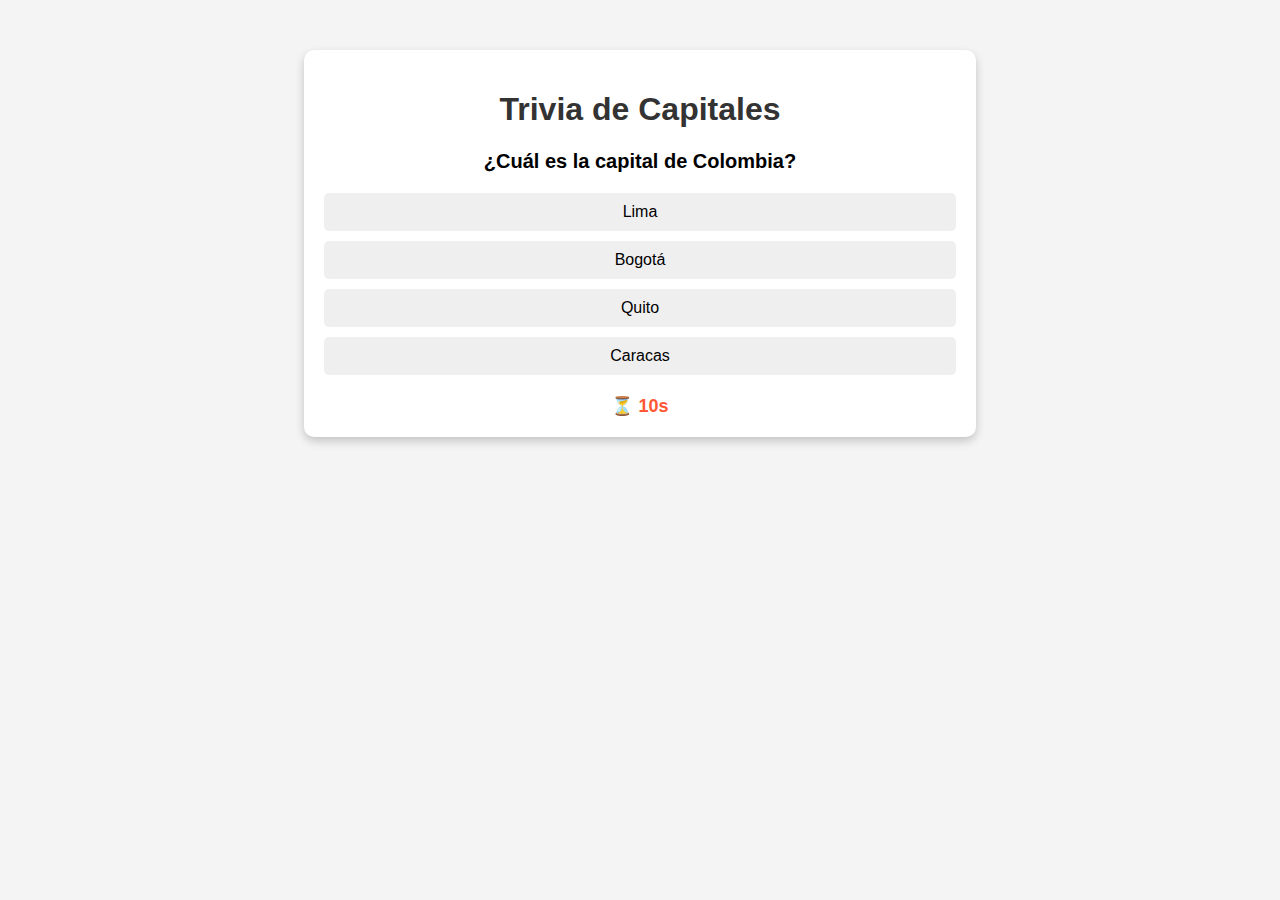
<file: trivia.html>
<!DOCTYPE html>
<html lang="es">
<head>
    <meta charset="UTF-8">
    <meta name="viewport" content="width=device-width, initial-scale=1.0">
    <title>Trivia de Capitales</title>
    <link rel="stylesheet" href="trivia.css">
</head>
<body>

    <div class="contenedor-trivia">
        <h1>Trivia de Capitales</h1>
        <div class="pregunta" id="pregunta"></div>
        <div class="opciones" id="opciones"></div>
        <div class="temporizador" id="temporizador">⏳ 10s</div>
    </div>

    <script src="trivia.js"></script>
</body>
</html>
</file>
<file: capitales.css>
/* Estilos generales */
* {
    margin: 0;
    padding: 0;
    box-sizing: border-box;
}

body {
    font-family: 'Poppins', sans-serif;
    background: linear-gradient(135deg, #f9f9f9, #eaeaea); /* Degradado pastel */
    color: #333;
    display: flex;
    align-items: center;
    justify-content: center;
    min-height: 100vh;
    overflow-x: hidden;
}

.contenedor-juego {
    display: flex;
    width: 90%;
    max-width: 1400px;
    background: #ffffff;
    border-radius: 20px;
    box-shadow: 0 8px 20px rgba(0, 0, 0, 0.1);
    overflow: hidden;
    position: relative;
}

/* Mapa */
.mapa {
    flex: 3;
    position: relative;
    display: flex;
    align-items: center;
    justify-content: center;
    background: #f5f5f5; /* Color claro para resaltar el mapa */
    border-right: 1px solid #e0e0e0;
    transition: transform 0.3s ease;
}

.mapa:hover {
    transform: scale(1.02); /* Efecto de zoom al pasar el mouse */
}

.mapa svg {
    width: 100%;
    height: auto;
    max-height: 700px;
}
path{
    fill: #f2f3f4;
    stroke: black;
    stroke-width: 1.5;
    cursor: pointer;
}

path:hover {
    fill: #a9dfbf;
}

/* Panel derecho */
.panel-derecho {
    flex: 1;
    display: flex;
    flex-direction: column;
    justify-content: space-between;
    padding: 30px;
    background: #ffffff;
}

/* Título */
h1 {
    text-align: center;
    font-size: 2.5rem;
    font-weight: 600;
    color: #5c6bc0; /* Azul pastel */
    margin-bottom: 20px;
    letter-spacing: 1px;
    text-transform: uppercase;
    animation: fadeIn 1s ease-in-out;
}

/* Información del juego */
.capital-actual,
.intentos,
.aciertos {
    font-size: 1.2rem;
    margin-bottom: 15px;
    color: #666;
    text-align: center;
    position: relative;
    padding-left: 20px;
    
}

.capital-actual::before,
.intentos::before,
.aciertos::before {
    content: '';
    position: absolute;
    left: 0;
    top: 50%;
    transform: translateY(-50%);
    width: 10px;
    height: 10px;
    background-color: #5c6bc0; /* Azul pastel */
    border-radius: 50%;
    
}

.capital-actual span,
.intentos span,
.aciertos span {
    font-weight: bold;
    color: #333;
}

/* Botón de reinicio (opcional) */
.reiniciar-btn {
    display: inline-block;
    margin-top: 10px;
    padding: 10px 20px;
    background: #5c6bc0;
    color: #fff;
    font-size: 1rem;
    border: none;
    border-radius: 20px;
    cursor: pointer;
    transition: background 0.3s ease;
    text-align: center;
}

.reiniciar-btn:hover {
    background: #4a5ab9; /* Azul más oscuro */
}

/* Animaciones */
@keyframes fadeIn {
    from {
        opacity: 0;
        transform: translateY(-20px);
    }
    to {
        opacity: 1;
        transform: translateY(0);
    }
}

/* Diseño responsive */
@media (max-width: 768px) {
    .contenedor-juego {
        flex-direction: column;
    }

    .mapa {
        border-right: none;
        border-bottom: 1px solid #e0e0e0;
    }

    .panel-derecho {
        padding: 20px;
    }
}
</file>
<file: facil.css>
/* Estilos generales */
* {
    margin: 0;
    padding: 0;
    box-sizing: border-box;
    font-family: 'Arial Rounded MT Bold', Arial, sans-serif;
}

body {
    background: linear-gradient(135deg, #e0f7fa 0%, #b2ebf2 100%);
    min-height: 100vh;
    padding: 20px;
}

/* Encabezado */
header {
    text-align: center;
    margin-bottom: 30px;
    padding: 15px;
    background-color: #ffffff;
    border-radius: 15px;
    box-shadow: 0 4px 8px rgba(0, 0, 0, 0.1);
}

h2 {
    color: #2196f3;
    font-size: 2.5em;
    text-shadow: 2px 2px 4px rgba(0, 0, 0, 0.1);
}

/* Contenedor principal */
.contenedor_mapa {
    display: flex;
    gap: 30px;
    max-width: 1400px;
    margin: 0 auto;
    padding: 20px;
    background-color: #ffffff;
    border-radius: 20px;
    box-shadow: 0 6px 12px rgba(0, 0, 0, 0.1);
}

/* Estilos del mapa */
.mapa {
    flex: 3;
    min-height: 600px;
    background-color: #f5f5f5;
    border-radius: 15px;
    padding: 20px;
    display: flex;
    justify-content: center;
    align-items: center;
}

.mapa svg {
    max-width: 100%;
    height: auto;
    transition: transform 0.3s ease;
}

.mapa svg:hover {
    transform: scale(1.02);
}

path {
    fill: #ccc;
    stroke: black;
    stroke-width: 1.5;
    cursor: pointer;
    
}

path:hover {
    fill: #a93226;
}

/* Lista de capitales */
.contenedor_capitales {
    flex: 1;
    padding: 20px;
    background-color: #f8f9fa;
    border-radius: 15px;
    box-shadow: inset 0 2px 4px rgba(0, 0, 0, 0.05);
}

#lista-capitales h2 {
    color: #1976d2;
    font-size: 1.5em;
    margin-bottom: 20px;
    text-align: center;
}

#capitales-lista {
    list-style: none;
    padding: 0;
}

#capitales-lista li {
    background-color: #ffffff;
    margin: 10px 0;
    padding: 15px;
    border-radius: 10px;
    cursor: pointer;
    transition: all 0.3s ease;
    box-shadow: 0 2px 4px rgba(0, 0, 0, 0.1);
}

#capitales-lista li:hover {
    background-color: #e3f2fd;
    transform: translateY(-2px);
    box-shadow: 0 4px 8px rgba(0, 0, 0, 0.15);
}
#capitalSeleccionada{
    background-color: #28b463;
    
}


/* Diseño responsivo */
@media (max-width: 900px) {
    .contenedor_mapa {
        flex-direction: column;
    }

    .mapa {
        min-height: 400px;
    }

    h1 {
        font-size: 2em;
    }
}

/* Animaciones */
@keyframes aparecer {
    from {
        opacity: 0;
        transform: translateY(20px);
    }
    to {
        opacity: 1;
        transform: translateY(0);
    }
}

.contenedor_mapa {
    animation: aparecer 0.5s ease-out;
}
</file>
<file: intermedio.css>
/* Estilos generales */
body {
    margin: 0;
    padding: 0;
    font-family: 'Comic Sans MS', cursive, sans-serif;
    overflow: hidden;
    background: #f0f8ff;
    color: #333;
    display: flex;
    justify-content: center;
    align-items: center;
    height: 100vh;
}

/* Fondo dinámico */
.fondo-dinamico {
    position: absolute;
    top: 0;
    left: 0;
    width: 100%;
    height: 100%;
    background: linear-gradient(45deg, #c39bd3, #641e16, #f7dc6f,#229954, #aed6f1);
    background-size: 400% 400%;
    animation: fondoAnimado 10s ease infinite;
    z-index: -1;
}

@keyframes fondoAnimado {
    0% { background-position: 0% 50%; }
    50% { background-position: 100% 50%; }
    100% { background-position: 0% 50%; }
}

/* Contenedor de selección */
.contenedor-seleccion {
    text-align: center;
    z-index: 1;
    background: rgba(255, 255, 255, 0.8);
    padding: 2rem;
    border-radius: 20px;
    box-shadow: 0 10px 30px rgba(0, 0, 0, 0.1);
}

h1 {
    font-size: 3rem;
    margin-bottom: 2rem;
    color: #34495e;
    text-shadow: 2px 2px 5px rgba(255, 111, 97, 0.3);
}

/* Botones de juegos */
.botones-juegos {
    display: flex;
    flex-direction: column;
    gap: 1.5rem;
}

.boton {
    text-decoration: none;
    color: #fff;
    font-size: 1.5rem;
    padding: 1rem 2rem;
    border: none;
    border-radius: 50px;
    background: #34495e;
    transition: all 0.3s ease;
    position: relative;
    overflow: hidden;
    box-shadow: 0 5px 15px rgba(255, 111, 97, 0.3);
}

.boton::before {
    content: '';
    position: absolute;
    top: 50%;
    left: 50%;
    width: 300%;
    height: 300%;
    background: radial-gradient(circle, rgba(255, 255, 255, 0.3), transparent);
    transform: translate(-50%, -50%) scale(0);
    transition: transform 0.5s ease;
    z-index: 0;
}

.boton:hover {
    background: #1f618d;
    transform: translateY(-5px);
    box-shadow: 0 10px 20px rgba(255, 111, 97, 0.5);
}

.boton:hover::before {
    transform: translate(-50%, -50%) scale(1);
}

/* Efecto de brillo en los botones */
.boton::after {
    content: '';
    position: absolute;
    top: 0;
    left: -100%;
    width: 100%;
    height: 100%;
    background: linear-gradient(90deg, transparent, rgba(255, 255, 255, 0.4), transparent);
    transition: left 0.5s ease;
}

.boton:hover::after {
    left: 100%;
}
</file>
<file: rally.css>
/* Estilos generales */
body {
    margin: 0;
    padding: 0;
    font-family: 'Arial', sans-serif;
    background: #f4f4f4;
    color: #333;
    display: flex;
    justify-content: center;
    align-items: center;
    height: 100vh;
}

.contenedor-juego {
    background: white;
    padding: 2rem;
    border-radius: 10px;
    box-shadow: 0 5px 15px rgba(0, 0, 0, 0.1);
    text-align: center;
    max-width: 800px;
    width: 100%;
    margin-top: 20px; /* Añadir margen superior */
}

h1 {
    font-size: 2rem;
    margin-bottom: 1rem;
    color: #2196F3;
}

.info {
    margin-bottom: 1.5rem;
}

.info p {
    font-size: 1.2rem;
    margin: 0.5rem 0;
}

.mapa {
    width: 80%; /* Reducir el tamaño del mapa */
    margin: 0 auto 1.5rem auto; /* Centrar el mapa */
}

.mapa svg {
    width: 70%;
    height: auto;
}

.mapa path {
    fill: white;
    stroke: black;
    stroke-width: 1.2px;
    cursor: pointer;
    transition: fill 0.3s ease;
}

.mapa path:hover {
    fill: #d4ac0d;
}


button {
    padding: 0.5rem 1rem;
    background: #4CAF50;
    color: white;
    border: none;
    border-radius: 5px;
    cursor: pointer;
    font-size: 1rem;
    transition: background 0.3s ease;
}

button:hover {
    background: #45a049;
}
</file>
<file: trivia.css>
body {
    font-family: Arial, sans-serif;
    text-align: center;
    background-color: #f4f4f4;
}

.contenedor-trivia {
    width: 50%;
    margin: 50px auto;
    padding: 20px;
    background: white;
    border-radius: 10px;
    box-shadow: 0px 4px 10px rgba(0, 0, 0, 0.2);
}

h1 {
    color: #333;
}

.pregunta {
    font-size: 20px;
    font-weight: bold;
    margin: 20px 0;
}

.opciones button {
    display: block;
    width: 100%;
    padding: 10px;
    margin: 10px 0;
    border: none;
    border-radius: 5px;
    font-size: 16px;
    cursor: pointer;
    transition: background 0.3s;
}

.opciones button:hover {
    background: #ddd;
}

.correcto {
    background: #4CAF50 !important;
    color: white;
}

.incorrecto {
    background: #E74C3C !important;
    color: white;
}

.temporizador {
    font-size: 18px;
    font-weight: bold;
    margin-top: 20px;
    color: #ff5733;
}
/* Estilos para el modal */
.modal {
    position: fixed;
    top: 0;
    left: 0;
    width: 100%;
    height: 100%;
    background: rgba(0, 0, 0, 0.7);
    display: flex;
    justify-content: center;
    align-items: center;
    z-index: 1000;
}

.modal-contenido {
    background: white;
    padding: 2rem;
    border-radius: 10px;
    text-align: center;
    box-shadow: 0 5px 15px rgba(0, 0, 0, 0.3);
}

.modal-contenido h2 {
    margin-bottom: 1rem;
    color: #333;
}

.modal-contenido p {
    margin-bottom: 1.5rem;
    color: #555;
}

.modal-contenido button {
    padding: 0.5rem 1rem;
    background: #ff6f61;
    border: none;
    border-radius: 5px;
    color: white;
    font-size: 1rem;
    cursor: pointer;
    transition: background 0.3s ease;
}

.modal-contenido button:hover {
    background: #ff4a3d;
}
/* Estilos para el mensaje de racha */
.mensaje-racha {
    position: fixed;
    top: 20px;
    left: 50%;
    transform: translateX(-50%);
    background: #4caf50;
    color: white;
    padding: 10px 20px;
    border-radius: 5px;
    box-shadow: 0 5px 15px rgba(0, 0, 0, 0.3);
    z-index: 1000;
    animation: slideIn 0.5s ease-out;
}

/* Estilos para el power-up */
.power-up {
    position: fixed;
    top: 60px;
    left: 50%;
    transform: translateX(-50%);
    background: #ff9800;
    color: white;
    padding: 10px 20px;
    border-radius: 5px;
    box-shadow: 0 5px 15px rgba(0, 0, 0, 0.3);
    z-index: 1000;
    animation: slideIn 0.5s ease-out;
}

@keyframes slideIn {
    from { top: -50px; }
    to { top: 20px; }
}
/* Estilo par la racha y puntos */
.barra-superior {
    display: flex;
    justify-content: space-between;
    align-items: center;
    background-color: #333;
    color: white;
    padding: 10px 20px;
    font-size: 18px;
    font-weight: bold;
}

.racha, .puntos {
    display: flex;
    align-items: center;
}

.racha span, .puntos span {
    margin-left: 5px;
    color: yellow;
    font-size: 20px;
}
</file>
<file: estilos.css>
/* Reset básico */
* {
    margin: 0;
    padding: 0;
    box-sizing: border-box;
    font-family: Arial, sans-serif;
}

body {
    font-family: Arial, sans-serif;
    background-color: #f4f4f4;
    margin: 0;
    padding: 0;
    display: flex;
    justify-content: center;
    align-items: center;
    height: 100vh;
}

/* Pantalla de carga */
#pantalla-carga {
    position: fixed;
    top: 0;
    left: 0;
    width: 100%;
    height: 100vh;
    background-color: #d2b4de;
    display: flex;
    flex-direction: column;
    align-items: center;
    justify-content: center;
    color: white;
    font-size: 24px;
    font-weight: bold;
    color:  #283747;
}


.loader {
    margin-top: 20px;
    width: 50px;
    height: 50px;
    border: 5px solid white;
    border-top: 5px solid transparent;
    border-radius: 50%;
    animation: spin 1s linear infinite;
}

@keyframes spin {
    from { transform: rotate(0deg); }
    to { transform: rotate(360deg); }
}

/* Menú de selección de dificultad */
#menu {
    display: flex;
    justify-content: space-between;
    align-items: center;
    width: 80%;
    max-width: 1000px;
    background: white;
    padding: 30px;
    border-radius: 15px;
    box-shadow: 0px 4px 10px rgba(0, 0, 0, 0.1);
}

#seleccion-nivel {
    width: 45%;
    text-align: center;
}

#seleccion-nivel h1 {
    font-size: 22px;
    margin-bottom: 20px;
    color: #333;
}

#seleccion-nivel button {
    padding: 12px 20px;
    margin: 10px;
    font-size: 16px;
    border: none;
    border-radius: 8px;
    cursor: pointer;
    transition: 0.3s;
}

#facil {
    background-color: #4CAF50;
    color: white;
}

#intermedio {
    background-color: #FF9800;
    color: white;
}

#seleccion-nivel button:hover {
    opacity: 0.8;
    transform: scale(1.05);
}

#mapa-container {
    width: 50%;
    display: flex;
    justify-content: center;
}

iframe {
    width: 100%;
    height: 400px;
    border: none;
    border-radius: 10px;
}



.oculto {
    display: none;
}

button {
    background-color: #2ecc71;
    color: white;
    border: none;
    padding: 15px 30px;
    margin: 10px;
    font-size: 18px;
    cursor: pointer;
    border-radius: 5px;
    transition: background 0.3s;
}

button:hover {
    background-color: #27ae60;
}
</file>
